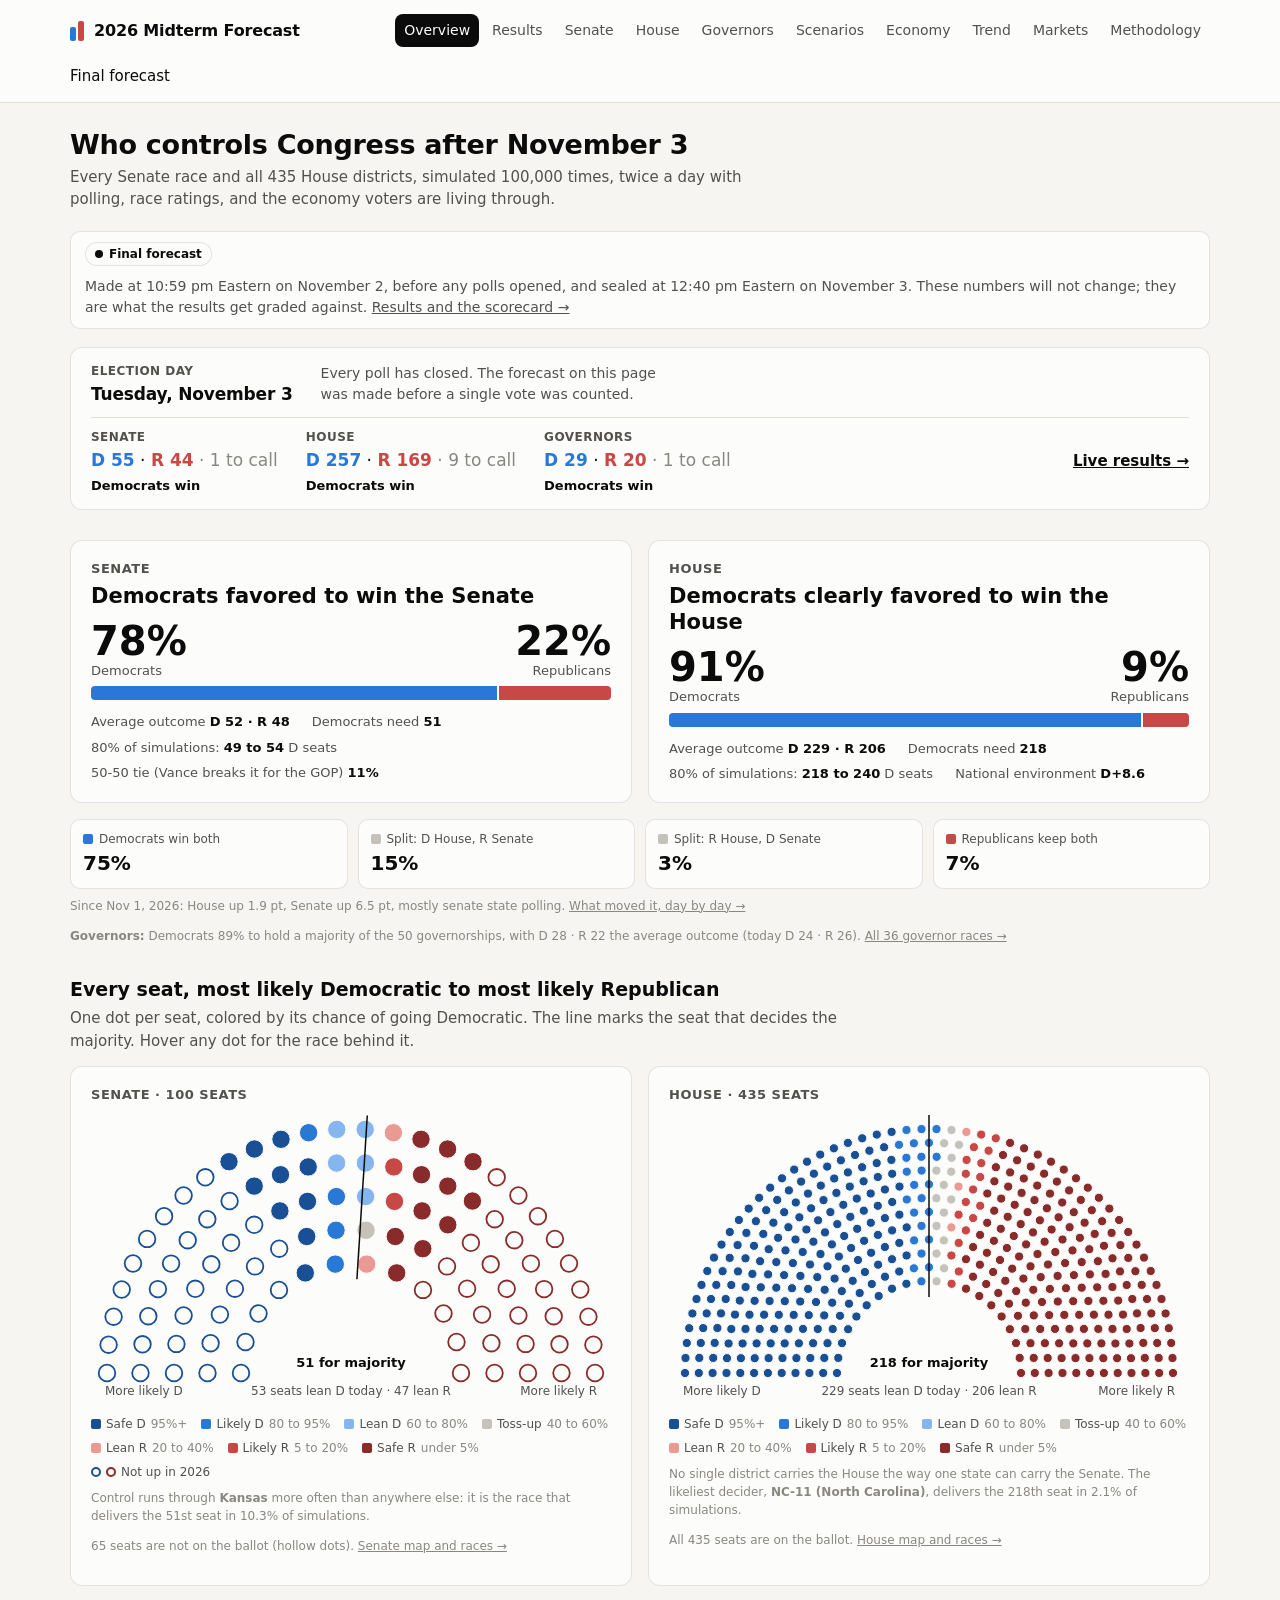
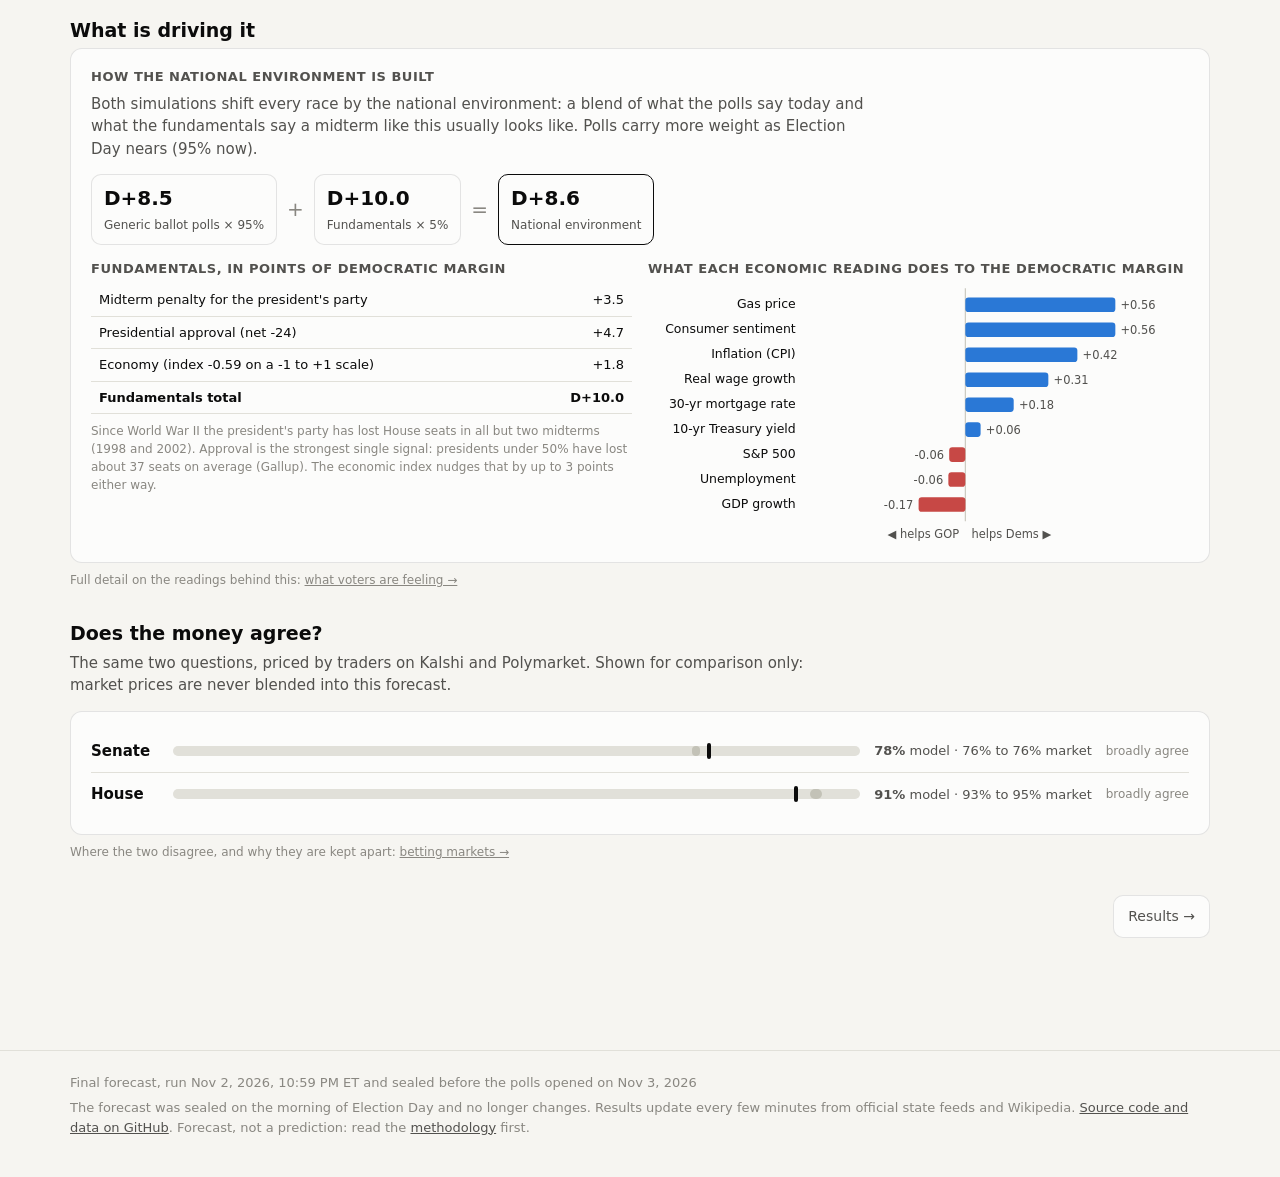
<file: site/index.html>
<!DOCTYPE html>
<html lang="en">
<head>
<meta charset="UTF-8">
<meta name="viewport" content="width=device-width, initial-scale=1">
<title>2026 Midterm Forecast</title>
<meta name="description" content="Who controls the House and Senate after November 3, 2026. Every Senate race and all 435 House districts, simulated 100,000 times, twice a day.">
<meta property="og:type" content="website">
<meta property="og:title" content="2026 Midterm Forecast">
<meta property="og:description" content="Who controls the House and Senate after November 3, 2026. Every Senate race and all 435 House districts, simulated 100,000 times, twice a day.">
<meta property="og:url" content="https://gh0stmahn-ai.github.io/">
<meta property="og:image" content="https://gh0stmahn-ai.github.io/assets/og.png">
<meta property="og:image:width" content="1200">
<meta property="og:image:height" content="630">
<meta name="twitter:card" content="summary_large_image">
<meta name="twitter:title" content="2026 Midterm Forecast">
<meta name="twitter:description" content="Who controls the House and Senate after November 3, 2026. Every Senate race and all 435 House districts, simulated 100,000 times, twice a day.">
<meta name="twitter:image" content="https://gh0stmahn-ai.github.io/assets/og.png">
<link rel="icon" href="data:image/svg+xml,%3Csvg xmlns='http://www.w3.org/2000/svg' viewBox='0 0 32 32'%3E%3Crect width='32' height='32' rx='7' fill='%23f6f5f1'/%3E%3Crect x='5' y='8' width='10' height='18' rx='2' fill='%232a78d6'/%3E%3Crect x='17' y='8' width='10' height='18' rx='2' fill='%23c74845'/%3E%3C/svg%3E">
<link rel="stylesheet" href="assets/style.css?v=7c6da667">
</head>
<body>
<header class="site-head"><div class="bar">
  <a class="brand plain" href="index.html"><span class="mark"><i></i><i></i></span>2026 Midterm Forecast</a>
  <nav class="main" aria-label="Sections"><a href="index.html" aria-current="page">Overview</a><a href="results.html">Results</a><a href="senate.html">Senate</a><a href="house.html">House</a><a href="governors.html">Governors</a><a href="scenarios.html">Scenarios</a><a href="economy.html">Economy</a><a href="trend.html">Trend</a><a href="markets.html">Markets</a><a href="methodology.html">Methodology</a></nav>
  <span class="refresh" title="The final forecast is sealed and no longer re-runs">Final forecast</span>
</div></header>

<div class="wrap">
<div class="page-head">
  <h1>Who controls Congress after November 3</h1>
  <div class="sub">Every Senate race and all 435 House districts, simulated 100,000 times, twice a day with polling, race ratings, and the economy voters are living through.</div>
</div>
<div class="final-banner" role="note">
  <span class="pill"><span class="dot" style="background:var(--ink)"></span>Final forecast</span>
  <span>Made at 10:59 pm Eastern on November 2, before any polls opened, and sealed at 12:40 pm Eastern on November 3. These numbers will not change; they are what the results get
    graded against. <a href="results.html">Results and the scorecard &#8594;</a></span>
</div>

<div class="countdown" id="countdown">
  <div class="cd-when"><span class="cd-kicker">Election Day</span>
    <span class="cd-date">Tuesday, November 3</span></div>
</div>

<section>
  <div class="grid2">
    <div class="card" id="hero-senate"></div>
    <div class="card" id="hero-house"></div>
  </div>
  <div class="joint" id="joint"></div>
  <p class="note" id="what-moved"></p>
  <p class="note" id="gov-line"></p>
</section>

<section>
  <h2>Every seat, most likely Democratic to most likely Republican</h2>
  <p class="lede">One dot per seat, colored by its chance of going Democratic. The line marks the seat that
    decides the majority. Hover any dot for the race behind it.</p>
  <div class="grid2">
    <div class="card">
      <div class="chamber-label">Senate · 100 seats</div>
      <svg id="hemi-senate" viewBox="0 0 520 300" role="img" aria-label="Senate seats"></svg>
      <div class="legend" id="legend-senate"></div>
      <p class="note" id="tip-senate-line"></p>
      <p class="note">65 seats are not on the ballot (hollow dots). <a href="senate.html">Senate map and races &#8594;</a></p>
    </div>
    <div class="card">
      <div class="chamber-label">House · 435 seats</div>
      <svg id="hemi-house" viewBox="0 0 520 300" role="img" aria-label="House seats"></svg>
      <div class="legend" id="legend-house"></div>
      <p class="note" id="tip-house-line"></p>
      <p class="note">All 435 seats are on the ballot. <a href="house.html">House map and races &#8594;</a></p>
    </div>
  </div>
</section>

<section>
  <h2>What is driving it</h2>
  <div class="card" id="environment"></div>
  <p class="note">Full detail on the readings behind this: <a href="economy.html">what voters are feeling &#8594;</a></p>
</section>

<section id="headlines-wrap">
  <h2>Trending in the midterms</h2>
  <p class="lede">The stories the most outlets are running right now, with equal space for each party and
    for each side of the press.</p>
  <div id="headlines"></div>
</section>

<section>
  <h2>Does the money agree?</h2>
  <p class="lede">The same two questions, priced by traders on Kalshi and Polymarket. Shown
    for comparison only: market prices are never blended into this forecast.</p>
  <div class="card" id="market-strip"></div>
  <p class="note">Where the two disagree, and why they are kept apart:
    <a href="markets.html">betting markets &#8594;</a></p>
</section>

<div class="prev-next"><span></span><a href="results.html">Results &#8594;</a></div>
</div>

<footer class="site"><div class="wrap" style="padding-bottom:0">
  <div id="foot-updated"></div>
  <div style="margin-top:6px">The forecast was sealed on the morning of Election Day and no longer changes. Results update every few minutes from official state feeds and Wikipedia.
    <a href="https://github.com/Gh0stmahn-ai/cd-election-agent">Source code and data on GitHub</a>.
    Forecast, not a prediction: read the <a href="methodology.html">methodology</a> first.</div>
</div></footer>

<script src="assets/app.js?v=7c6da667"></script>
<script>
const PAGE_DATA = {"site":{"timestamp":"2026-11-03T03:59:09.768138+00:00","status":"success","final":true},"senate":{"dem_control_prob":0.7806,"tie_prob":0.1072,"mean_dem_seats":51.93,"mean_rep_seats":47.73,"not_up":{"D":34,"R":31,"note":"65 seats not up in 2026: 34 in the Democratic caucus (incl. King and Sanders), 31 Republican."},"percentiles":{"5":48,"10":49,"25":51,"50":52,"75":53,"90":54,"95":55},"histogram":{"39":1e-05,"40":1e-05,"41":9e-05,"42":0.0001,"43":0.00041,"44":0.00086,"45":0.00246,"46":0.00534,"47":0.0132,"48":0.02885,"49":0.06086,"50":0.10721,"51":0.16689,"52":0.20321,"53":0.19212,"54":0.13326,"55":0.0623,"56":0.01879,"57":0.00337,"58":0.00053,"59":8e-05,"60":2e-05,"61":1e-05,"62":1e-05,"63":1e-05},"seats":[{"seat_id":"AK-2026","state":"AK","held_by":"R","rating":"tossup","lean":"R","dem_candidate":"Mary Peltola","rep_candidate":"Dan S. Sullivan","incumbent":"Dan S. Sullivan","notes":"Top-four ballot: 3 Republicans advanced; Dan S. Sullivan is the incumbent","challenger_caucus":null,"atmospherics_adj":0.0,"polling":{"weight":0.85,"poll_margin":2.1,"n_used":5,"rating_margin":-1.47},"expected_margin":1.56,"dem_win_prob":0.6032,"tipping_prob":0.0985,"rating_prob":0.4012,"poll_prob":0.6396},{"seat_id":"AL-2026","state":"AL","held_by":"R","rating":"solid","lean":"R","dem_candidate":"Everett Wess","rep_candidate":"Barry Moore","incumbent":null,"notes":"Open: Tommy Tuberville not on the ballot","challenger_caucus":null,"atmospherics_adj":0.0,"polling":null,"expected_margin":-25.97,"dem_win_prob":0.0015,"tipping_prob":0.0003,"rating_prob":0.0016,"poll_prob":null},{"seat_id":"AR-2026","state":"AR","held_by":"R","rating":"solid","lean":"R","dem_candidate":"Hallie Shoffner","rep_candidate":"Tom Cotton","incumbent":"Tom Cotton","notes":"","challenger_caucus":null,"atmospherics_adj":0.0,"polling":null,"expected_margin":-25.97,"dem_win_prob":0.0014,"tipping_prob":0.0003,"rating_prob":0.0016,"poll_prob":null},{"seat_id":"CO-2026","state":"CO","held_by":"D","rating":"solid","lean":"D","dem_candidate":"John Hickenlooper","rep_candidate":"Mark Baisley","incumbent":"John Hickenlooper","notes":"","challenger_caucus":null,"atmospherics_adj":0.0,"polling":null,"expected_margin":26.03,"dem_win_prob":0.9984,"tipping_prob":0.0014,"rating_prob":0.9984,"poll_prob":null},{"seat_id":"DE-2026","state":"DE","held_by":"D","rating":"solid","lean":"D","dem_candidate":"Chris Coons","rep_candidate":"Michael Katz","incumbent":"Chris Coons","notes":"","challenger_caucus":null,"atmospherics_adj":0.0,"polling":null,"expected_margin":26.03,"dem_win_prob":0.9987,"tipping_prob":0.001,"rating_prob":0.9984,"poll_prob":null},{"seat_id":"FL-2026-special","state":"FL","held_by":"R","rating":"likely","lean":"R","dem_candidate":"Angie Nixon","rep_candidate":"Ashley Moody","incumbent":"Ashley Moody","notes":"Special election","challenger_caucus":null,"atmospherics_adj":0.0,"polling":{"weight":0.85,"poll_margin":-6.0,"n_used":25,"rating_margin":-12.47},"expected_margin":-6.97,"dem_win_prob":0.114,"tipping_prob":0.0231,"rating_prob":0.0169,"poll_prob":0.1537},{"seat_id":"GA-2026","state":"GA","held_by":"D","rating":"likely","lean":"D","dem_candidate":"Jon Ossoff","rep_candidate":"Mike Collins","incumbent":"Jon Ossoff","notes":"","challenger_caucus":null,"atmospherics_adj":0.0,"polling":{"weight":0.85,"poll_margin":8.8,"n_used":13,"rating_margin":12.53},"expected_margin":9.36,"dem_win_prob":0.9458,"tipping_prob":0.0415,"rating_prob":0.9835,"poll_prob":0.9328},{"seat_id":"IA-2026","state":"IA","held_by":"R","rating":"tossup","lean":"R","dem_candidate":"Josh Turek","rep_candidate":"Ashley Hinson","incumbent":null,"notes":"Open: Joni Ernst not on the ballot","challenger_caucus":null,"atmospherics_adj":-0.02,"polling":{"weight":0.85,"poll_margin":0.2,"n_used":30,"rating_margin":-1.47},"expected_margin":-0.35,"dem_win_prob":0.476,"tipping_prob":0.0891,"rating_prob":0.4012,"poll_prob":0.5136},{"seat_id":"ID-2026","state":"ID","held_by":"R","rating":"solid","lean":"R","dem_candidate":"Todd Achilles (I)","rep_candidate":"Jim Risch","incumbent":"Jim Risch","notes":"The Democratic nominee withdrew; the challenger is independent Todd Achilles","challenger_caucus":"independent","atmospherics_adj":0.0,"polling":null,"expected_margin":-25.97,"dem_win_prob":0.0014,"tipping_prob":0.0,"rating_prob":0.0016,"poll_prob":null},{"seat_id":"IL-2026","state":"IL","held_by":"D","rating":"solid","lean":"D","dem_candidate":"Juliana Stratton","rep_candidate":"Don Tracy","incumbent":null,"notes":"Open: Dick Durbin not on the ballot","challenger_caucus":null,"atmospherics_adj":0.0,"polling":null,"expected_margin":26.03,"dem_win_prob":0.9985,"tipping_prob":0.0015,"rating_prob":0.9984,"poll_prob":null},{"seat_id":"KS-2026","state":"KS","held_by":"R","rating":"tossup","lean":"R","dem_candidate":"Adam Hamilton","rep_candidate":"Roger Marshall","incumbent":"Roger Marshall","notes":"","challenger_caucus":null,"atmospherics_adj":-0.01,"polling":{"weight":0.85,"poll_margin":4.5,"n_used":17,"rating_margin":-1.47},"expected_margin":3.45,"dem_win_prob":0.7278,"tipping_prob":0.103,"rating_prob":0.4012,"poll_prob":0.7781},{"seat_id":"KY-2026","state":"KY","held_by":"R","rating":"solid","lean":"R","dem_candidate":"Charles Booker","rep_candidate":"Andy Barr","incumbent":null,"notes":"Open: Mitch McConnell not on the ballot","challenger_caucus":null,"atmospherics_adj":0.0,"polling":null,"expected_margin":-25.97,"dem_win_prob":0.0018,"tipping_prob":0.0002,"rating_prob":0.0016,"poll_prob":null},{"seat_id":"LA-2026","state":"LA","held_by":"R","rating":"solid","lean":"R","dem_candidate":"Jamie Davis","rep_candidate":"Julia Letlow","incumbent":null,"notes":"Open: Bill Cassidy not on the ballot","challenger_caucus":null,"atmospherics_adj":0.0,"polling":null,"expected_margin":-25.97,"dem_win_prob":0.0015,"tipping_prob":0.0002,"rating_prob":0.0016,"poll_prob":null},{"seat_id":"MA-2026","state":"MA","held_by":"D","rating":"solid","lean":"D","dem_candidate":"Ed Markey","rep_candidate":"John Deaton","incumbent":"Ed Markey","notes":"","challenger_caucus":null,"atmospherics_adj":0.0,"polling":null,"expected_margin":26.03,"dem_win_prob":0.9984,"tipping_prob":0.0013,"rating_prob":0.9984,"poll_prob":null},{"seat_id":"ME-2026","state":"ME","held_by":"R","rating":"tossup","lean":"R","dem_candidate":"Troy Jackson","rep_candidate":"Susan Collins","incumbent":"Susan Collins","notes":"","challenger_caucus":null,"atmospherics_adj":0.0,"polling":{"weight":0.85,"poll_margin":4.2,"n_used":29,"rating_margin":-1.47},"expected_margin":3.35,"dem_win_prob":0.7143,"tipping_prob":0.1007,"rating_prob":0.4012,"poll_prob":0.7626},{"seat_id":"MI-2026","state":"MI","held_by":"D","rating":"lean","lean":"D","dem_candidate":"Abdul El-Sayed","rep_candidate":"Mike Rogers","incumbent":null,"notes":"Open: Gary Peters not on the ballot","challenger_caucus":null,"atmospherics_adj":-0.01,"polling":{"weight":0.85,"poll_margin":4.9,"n_used":49,"rating_margin":8.53},"expected_margin":5.29,"dem_win_prob":0.8211,"tipping_prob":0.0871,"rating_prob":0.9267,"poll_prob":0.7978},{"seat_id":"MN-2026","state":"MN","held_by":"D","rating":"lean","lean":"D","dem_candidate":"Peggy Flanagan","rep_candidate":"Michele Tafoya","incumbent":null,"notes":"Open: Tina Smith not on the ballot","challenger_caucus":null,"atmospherics_adj":0.0,"polling":{"weight":0.85,"poll_margin":5.8,"n_used":20,"rating_margin":8.53},"expected_margin":6.21,"dem_win_prob":0.8622,"tipping_prob":0.0779,"rating_prob":0.9267,"poll_prob":0.8381},{"seat_id":"MS-2026","state":"MS","held_by":"R","rating":"likely","lean":"R","dem_candidate":"Scott Colom","rep_candidate":"Cindy Hyde-Smith","incumbent":"Cindy Hyde-Smith","notes":"","challenger_caucus":null,"atmospherics_adj":0.0,"polling":{"weight":0.425,"poll_margin":-5.6,"n_used":2,"rating_margin":-12.47},"expected_margin":-9.55,"dem_win_prob":0.0676,"tipping_prob":0.0124,"rating_prob":0.0169,"poll_prob":0.1703},{"seat_id":"MT-2026","state":"MT","held_by":"R","rating":"solid","lean":"R","dem_candidate":"Seth Bodnar (I)","rep_candidate":"Kurt Alme","incumbent":null,"notes":"The main challenger is independent Seth Bodnar; Democrat Alani Bankhead is also on the ballot; Open: Steve Daines not on the ballot","challenger_caucus":"independent","atmospherics_adj":0.0,"polling":null,"expected_margin":-25.97,"dem_win_prob":0.0016,"tipping_prob":0.0,"rating_prob":0.0016,"poll_prob":null},{"seat_id":"NC-2026","state":"NC","held_by":"R","rating":"likely","lean":"D","dem_candidate":"Roy Cooper","rep_candidate":"Michael Whatley","incumbent":null,"notes":"Open: Thom Tillis not on the ballot","challenger_caucus":null,"atmospherics_adj":0.0,"polling":{"weight":0.85,"poll_margin":11.0,"n_used":29,"rating_margin":12.53},"expected_margin":11.23,"dem_win_prob":0.9742,"tipping_prob":0.0239,"rating_prob":0.9835,"poll_prob":0.9694},{"seat_id":"NE-2026","state":"NE","held_by":"R","rating":"lean","lean":"R","dem_candidate":"Dan Osborn (I)","rep_candidate":"Pete Ricketts","incumbent":"Pete Ricketts","notes":"Challenger is independent Dan Osborn, who says he would not caucus with either party","challenger_caucus":"independent","atmospherics_adj":0.0,"polling":{"weight":0.85,"poll_margin":-1.4,"n_used":12,"rating_margin":-8.47},"expected_margin":-2.46,"dem_win_prob":0.3326,"tipping_prob":0.0,"rating_prob":0.0748,"poll_prob":0.4059},{"seat_id":"NH-2026","state":"NH","held_by":"D","rating":"lean","lean":"D","dem_candidate":"Chris Pappas","rep_candidate":"John E. Sununu","incumbent":null,"notes":"Open: Jeanne Shaheen not on the ballot","challenger_caucus":null,"atmospherics_adj":-0.03,"polling":{"weight":0.85,"poll_margin":7.6,"n_used":19,"rating_margin":8.53},"expected_margin":7.29,"dem_win_prob":0.8963,"tipping_prob":0.0652,"rating_prob":0.9267,"poll_prob":0.902},{"seat_id":"NJ-2026","state":"NJ","held_by":"D","rating":"solid","lean":"D","dem_candidate":"Cory Booker","rep_candidate":"Justin Murphy","incumbent":"Cory Booker","notes":"","challenger_caucus":null,"atmospherics_adj":0.0,"polling":null,"expected_margin":26.03,"dem_win_prob":0.9983,"tipping_prob":0.0014,"rating_prob":0.9984,"poll_prob":null},{"seat_id":"NM-2026","state":"NM","held_by":"D","rating":"solid","lean":"D","dem_candidate":"Ben Ray Luj\u00e1n","rep_candidate":"Larry Marker","incumbent":"Ben Ray Luj\u00e1n","notes":"","challenger_caucus":null,"atmospherics_adj":0.0,"polling":null,"expected_margin":26.03,"dem_win_prob":0.9979,"tipping_prob":0.0018,"rating_prob":0.9984,"poll_prob":null},{"seat_id":"OH-2026-special","state":"OH","held_by":"R","rating":"tossup","lean":"R","dem_candidate":"Sherrod Brown","rep_candidate":"Jon Husted","incumbent":null,"notes":"Special election","challenger_caucus":null,"atmospherics_adj":0.05,"polling":{"weight":0.85,"poll_margin":3.5,"n_used":34,"rating_margin":-1.47},"expected_margin":3.5,"dem_win_prob":0.7279,"tipping_prob":0.1018,"rating_prob":0.4012,"poll_prob":0.7242},{"seat_id":"OK-2026","state":"OK","held_by":"R","rating":"solid","lean":"R","dem_candidate":"N'Kiyla Jasmine Thomas","rep_candidate":"Kevin Hern","incumbent":null,"notes":"Open: Alan Armstrong not on the ballot","challenger_caucus":null,"atmospherics_adj":0.0,"polling":null,"expected_margin":-25.97,"dem_win_prob":0.0015,"tipping_prob":0.0002,"rating_prob":0.0016,"poll_prob":null},{"seat_id":"OR-2026","state":"OR","held_by":"D","rating":"solid","lean":"D","dem_candidate":"Jeff Merkley","rep_candidate":"David Brock Smith","incumbent":"Jeff Merkley","notes":"","challenger_caucus":null,"atmospherics_adj":0.0,"polling":null,"expected_margin":26.03,"dem_win_prob":0.9984,"tipping_prob":0.001,"rating_prob":0.9984,"poll_prob":null},{"seat_id":"RI-2026","state":"RI","held_by":"D","rating":"solid","lean":"D","dem_candidate":"Jack Reed","rep_candidate":"Raymond McKay","incumbent":"Jack Reed","notes":"","challenger_caucus":null,"atmospherics_adj":0.0,"polling":null,"expected_margin":26.03,"dem_win_prob":0.9984,"tipping_prob":0.0012,"rating_prob":0.9984,"poll_prob":null},{"seat_id":"SC-2026","state":"SC","held_by":"R","rating":"lean","lean":"R","dem_candidate":"Annie Andrews","rep_candidate":"Darline Graham","incumbent":"Darline Graham","notes":"","challenger_caucus":null,"atmospherics_adj":0.0,"polling":{"weight":0.85,"poll_margin":-1.6,"n_used":16,"rating_margin":-8.47},"expected_margin":-2.63,"dem_win_prob":0.323,"tipping_prob":0.0665,"rating_prob":0.0748,"poll_prob":0.3927},{"seat_id":"SD-2026","state":"SD","held_by":"R","rating":"solid","lean":"R","dem_candidate":"Brian Bengs (I)","rep_candidate":"Mike Rounds","incumbent":"Mike Rounds","notes":"The Democratic nominee withdrew; the challenger is independent Brian Bengs","challenger_caucus":"independent","atmospherics_adj":0.0,"polling":null,"expected_margin":-25.97,"dem_win_prob":0.0016,"tipping_prob":0.0,"rating_prob":0.0016,"poll_prob":null},{"seat_id":"TN-2026","state":"TN","held_by":"R","rating":"solid","lean":"R","dem_candidate":"Marquita Bradshaw","rep_candidate":"Bill Hagerty","incumbent":"Bill Hagerty","notes":"","challenger_caucus":null,"atmospherics_adj":0.0,"polling":null,"expected_margin":-25.97,"dem_win_prob":0.0017,"tipping_prob":0.0002,"rating_prob":0.0016,"poll_prob":null},{"seat_id":"TX-2026","state":"TX","held_by":"R","rating":"tossup","lean":"R","dem_candidate":"James Talarico","rep_candidate":"Ken Paxton","incumbent":null,"notes":"Open: John Cornyn not on the ballot","challenger_caucus":null,"atmospherics_adj":0.02,"polling":{"weight":0.85,"poll_margin":3.3,"n_used":56,"rating_margin":-1.47},"expected_margin":2.88,"dem_win_prob":0.682,"tipping_prob":0.0954,"rating_prob":0.4012,"poll_prob":0.7128},{"seat_id":"VA-2026","state":"VA","held_by":"D","rating":"solid","lean":"D","dem_candidate":"Mark Warner","rep_candidate":"Bert Mizusawa","incumbent":"Mark Warner","notes":"","challenger_caucus":null,"atmospherics_adj":0.0,"polling":null,"expected_margin":26.03,"dem_win_prob":0.9984,"tipping_prob":0.0013,"rating_prob":0.9984,"poll_prob":null},{"seat_id":"WV-2026","state":"WV","held_by":"R","rating":"solid","lean":"R","dem_candidate":"Rachel Fetty Anderson","rep_candidate":"Shelley Moore Capito","incumbent":"Shelley Moore Capito","notes":"","challenger_caucus":null,"atmospherics_adj":0.0,"polling":null,"expected_margin":-25.97,"dem_win_prob":0.0026,"tipping_prob":0.0004,"rating_prob":0.0016,"poll_prob":null},{"seat_id":"WY-2026","state":"WY","held_by":"R","rating":"solid","lean":"R","dem_candidate":"James W. Byrd","rep_candidate":"Harriet Hageman","incumbent":null,"notes":"Open: Cynthia Lummis not on the ballot","challenger_caucus":null,"atmospherics_adj":0.0,"polling":null,"expected_margin":-25.97,"dem_win_prob":0.0017,"tipping_prob":0.0003,"rating_prob":0.0016,"poll_prob":null}],"ratings_as_of":"2026-11-03","ratings_source":"Cook Political Report Senate ratings of Nov 2, 2026, via Wikipedia (revision 1383523717, 2026-11-03)"},"house":{"dem_control_prob":0.9069,"mean_dem_seats":229.21,"majority":218,"percentiles":{"5":213,"10":218,"25":224,"50":230,"75":235,"90":240,"95":244},"histogram":{"152":1e-05,"153":1e-05,"154":2e-05,"155":4e-05,"156":2e-05,"157":2e-05,"158":2e-05,"159":3e-05,"160":3e-05,"161":5e-05,"162":6e-05,"163":1e-05,"164":3e-05,"165":6e-05,"166":4e-05,"167":5e-05,"168":5e-05,"169":4e-05,"170":6e-05,"171":4e-05,"172":3e-05,"173":7e-05,"174":0.00011,"175":0.00012,"176":0.0001,"177":0.00013,"178":0.00013,"179":8e-05,"180":0.00022,"181":0.00019,"182":0.00013,"183":0.00029,"184":0.00022,"185":0.00022,"186":0.00016,"187":0.00025,"188":0.00027,"189":0.00022,"190":0.00028,"191":0.00035,"192":0.00047,"193":0.00053,"194":0.00044,"195":0.00051,"196":0.00055,"197":0.00068,"198":0.00091,"199":0.00081,"200":0.00103,"201":0.00133,"202":0.00137,"203":0.00168,"204":0.00171,"205":0.00214,"206":0.00233,"207":0.00257,"208":0.00305,"209":0.00361,"210":0.00419,"211":0.00556,"212":0.00551,"213":0.00646,"214":0.00777,"215":0.00974,"216":0.01069,"217":0.01297,"218":0.01559,"219":0.01824,"220":0.02122,"221":0.02446,"222":0.02752,"223":0.03137,"224":0.03525,"225":0.04006,"226":0.04424,"227":0.04671,"228":0.04945,"229":0.04965,"230":0.05009,"231":0.04946,"232":0.04788,"233":0.04641,"234":0.04367,"235":0.03802,"236":0.03458,"237":0.03055,"238":0.02599,"239":0.02225,"240":0.01904,"241":0.01569,"242":0.01256,"243":0.01124,"244":0.00938,"245":0.00713,"246":0.00583,"247":0.00511,"248":0.00421,"249":0.00378,"250":0.00269,"251":0.00254,"252":0.00245,"253":0.00165,"254":0.00165,"255":0.00122,"256":0.00094,"257":0.00083,"258":0.0008,"259":0.00068,"260":0.00044,"261":0.00049,"262":0.00051,"263":0.00032,"264":0.0004,"265":0.00022,"266":0.00035,"267":0.00022,"268":0.00022,"269":0.0001,"270":0.00016,"271":0.00015,"272":0.00012,"273":9e-05,"274":9e-05,"275":0.00011,"276":7e-05,"277":8e-05,"278":3e-05,"279":7e-05,"280":4e-05,"281":7e-05,"282":6e-05,"283":3e-05,"284":6e-05,"285":3e-05,"286":3e-05,"287":4e-05,"289":1e-05},"district_probs":{"AK-AL":0.0997,"AL-1":0.0,"AL-2":0.0906,"AL-3":0.0,"AL-4":0.0,"AL-5":0.0,"AL-6":0.0,"AL-7":0.9995,"AR-1":0.0,"AR-2":0.0212,"AR-3":0.0,"AR-4":0.0,"AZ-1":0.9092,"AZ-2":0.0944,"AZ-3":1.0,"AZ-4":0.9721,"AZ-5":0.0003,"AZ-6":0.9159,"AZ-7":0.9999,"AZ-8":0.0012,"AZ-9":0.0,"CA-1":0.9936,"CA-2":0.9999,"CA-3":0.9877,"CA-4":0.9968,"CA-5":0.0004,"CA-6":0.9799,"CA-7":0.9936,"CA-8":1.0,"CA-9":0.9968,"CA-10":1.0,"CA-11":1.0,"CA-12":1.0,"CA-13":0.9671,"CA-14":1.0,"CA-15":1.0,"CA-16":1.0,"CA-17":1.0,"CA-18":1.0,"CA-19":1.0,"CA-20":0.0,"CA-21":0.9787,"CA-22":0.5162,"CA-23":0.0009,"CA-24":0.9999,"CA-25":0.9652,"CA-26":0.998,"CA-27":0.9875,"CA-28":0.9999,"CA-29":1.0,"CA-30":1.0,"CA-31":0.9964,"CA-32":1.0,"CA-33":0.9935,"CA-34":1.0,"CA-35":0.988,"CA-36":1.0,"CA-37":1.0,"CA-38":0.9965,"CA-39":0.994,"CA-40":0.0067,"CA-41":0.9981,"CA-42":0.9968,"CA-43":1.0,"CA-44":1.0,"CA-45":0.9707,"CA-46":0.9992,"CA-47":0.9878,"CA-48":0.9066,"CA-49":0.9939,"CA-50":0.9992,"CA-51":0.999,"CA-52":0.9997,"CO-1":1.0,"CO-2":1.0,"CO-3":0.0295,"CO-4":0.0827,"CO-5":0.4108,"CO-6":0.9997,"CO-7":0.9981,"CO-8":0.9141,"CT-1":0.9999,"CT-2":0.971,"CT-3":0.9978,"CT-4":1.0,"CT-5":0.9516,"DE-AL":0.9981,"FL-1":0.0,"FL-2":0.0011,"FL-3":0.0003,"FL-4":0.029,"FL-5":0.0003,"FL-6":0.0001,"FL-7":0.111,"FL-8":0.0011,"FL-9":0.0881,"FL-10":0.9999,"FL-11":0.0024,"FL-12":0.0023,"FL-13":0.1031,"FL-14":0.5639,"FL-15":0.0006,"FL-16":0.027,"FL-17":0.0003,"FL-18":0.0012,"FL-19":0.0001,"FL-20":1.0,"FL-21":0.0023,"FL-22":0.5641,"FL-23":0.9989,"FL-24":1.0,"FL-25":0.8924,"FL-26":0.0022,"FL-27":0.1015,"FL-28":0.0004,"GA-1":0.0011,"GA-2":0.9712,"GA-3":0.0,"GA-4":1.0,"GA-5":1.0,"GA-6":1.0,"GA-7":0.0002,"GA-8":0.0,"GA-9":0.0,"GA-10":0.0002,"GA-11":0.0001,"GA-12":0.0023,"GA-13":1.0,"GA-14":0.0,"HI-1":0.9999,"HI-2":0.9997,"IA-1":0.8748,"IA-2":0.4327,"IA-3":0.892,"IA-4":0.0,"ID-1":0.0,"ID-2":0.0,"IL-1":1.0,"IL-2":1.0,"IL-3":1.0,"IL-4":1.0,"IL-5":1.0,"IL-6":0.9539,"IL-7":1.0,"IL-8":0.984,"IL-9":1.0,"IL-10":0.9999,"IL-11":0.9916,"IL-12":0.0,"IL-13":0.985,"IL-14":0.9523,"IL-15":0.0,"IL-16":0.0002,"IL-17":0.9533,"IN-1":0.9749,"IN-2":0.0,"IN-3":0.0,"IN-4":0.0,"IN-5":0.0901,"IN-6":0.0,"IN-7":1.0,"IN-8":0.0,"IN-9":0.0,"KS-1":0.0,"KS-2":0.0162,"KS-3":0.9261,"KS-4":0.0001,"KY-1":0.0,"KY-2":0.0,"KY-3":0.9994,"KY-4":0.0,"KY-5":0.0,"KY-6":0.3823,"LA-1":0.0,"LA-2":1.0,"LA-3":0.0,"LA-4":0.0,"LA-5":0.0,"LA-6":0.0,"MA-1":0.998,"MA-2":0.9999,"MA-3":0.9998,"MA-4":0.9997,"MA-5":1.0,"MA-6":0.9998,"MA-7":1.0,"MA-8":1.0,"MA-9":0.9915,"MD-1":0.0014,"MD-2":0.9993,"MD-3":0.9998,"MD-4":1.0,"MD-5":1.0,"MD-6":0.9477,"MD-7":1.0,"MD-8":1.0,"ME-1":0.9997,"ME-2":0.1285,"MI-1":0.0002,"MI-2":0.0,"MI-3":0.9729,"MI-4":0.4482,"MI-5":0.0,"MI-6":0.9999,"MI-7":0.4993,"MI-8":0.9718,"MI-9":0.0,"MI-10":0.4463,"MI-11":0.9991,"MI-12":1.0,"MI-13":1.0,"MN-1":0.1006,"MN-2":0.9822,"MN-3":0.9998,"MN-4":1.0,"MN-5":1.0,"MN-6":0.0004,"MN-7":0.0,"MN-8":0.0022,"MO-1":1.0,"MO-2":0.0237,"MO-3":0.0,"MO-4":0.0,"MO-5":1.0,"MO-6":0.0,"MO-7":0.0,"MO-8":0.0,"MS-1":0.0,"MS-2":0.9998,"MS-3":0.0,"MS-4":0.0,"MT-1":0.4115,"MT-2":0.0,"NC-1":0.5505,"NC-2":1.0,"NC-3":0.0251,"NC-4":1.0,"NC-5":0.0181,"NC-6":0.0006,"NC-7":0.0229,"NC-8":0.0004,"NC-9":0.0201,"NC-10":0.0006,"NC-11":0.8773,"NC-12":1.0,"NC-13":0.0207,"NC-14":0.02,"ND-AL":0.0,"NE-1":0.0254,"NE-2":0.9809,"NE-3":0.0,"NH-1":0.9784,"NH-2":0.9224,"NJ-1":0.9993,"NJ-2":0.0325,"NJ-3":0.983,"NJ-4":0.0,"NJ-5":0.9197,"NJ-6":0.983,"NJ-7":0.9064,"NJ-8":1.0,"NJ-9":0.9744,"NJ-10":1.0,"NJ-11":0.9825,"NJ-12":0.9999,"NM-1":0.9946,"NM-2":0.8994,"NM-3":0.9454,"NV-1":0.9777,"NV-2":0.0945,"NV-3":0.9752,"NV-4":0.978,"NY-1":0.0177,"NY-2":0.0053,"NY-3":0.9708,"NY-4":0.975,"NY-5":1.0,"NY-6":0.9909,"NY-7":1.0,"NY-8":1.0,"NY-9":1.0,"NY-10":1.0,"NY-11":0.0004,"NY-12":1.0,"NY-13":1.0,"NY-14":1.0,"NY-15":1.0,"NY-16":1.0,"NY-17":0.5196,"NY-18":0.9204,"NY-19":0.9718,"NY-20":0.9975,"NY-21":0.0796,"NY-22":0.9712,"NY-23":0.0003,"NY-24":0.0002,"NY-25":0.9993,"NY-26":0.9996,"OH-1":0.9703,"OH-2":0.0,"OH-3":1.0,"OH-4":0.0,"OH-5":0.0001,"OH-6":0.0,"OH-7":0.4099,"OH-8":0.0011,"OH-9":0.8731,"OH-10":0.122,"OH-11":1.0,"OH-12":0.0,"OH-13":0.9782,"OH-14":0.0004,"OH-15":0.1127,"OK-1":0.0001,"OK-2":0.0,"OK-3":0.0,"OK-4":0.0,"OK-5":0.0005,"OR-1":1.0,"OR-2":0.0001,"OR-3":1.0,"OR-4":0.9921,"OR-5":0.9734,"OR-6":0.9921,"PA-1":0.5233,"PA-2":1.0,"PA-3":1.0,"PA-4":0.9979,"PA-5":1.0,"PA-6":0.9916,"PA-7":0.9091,"PA-8":0.8865,"PA-9":0.0,"PA-10":0.8946,"PA-11":0.0002,"PA-12":0.9996,"PA-13":0.0,"PA-14":0.0,"PA-15":0.0,"PA-16":0.0001,"PA-17":0.9537,"RI-1":1.0,"RI-2":0.9735,"SC-1":0.3898,"SC-2":0.0022,"SC-3":0.0,"SC-4":0.0001,"SC-5":0.0002,"SC-6":0.9999,"SC-7":0.0001,"SD-AL":0.0,"TN-1":0.0,"TN-2":0.0,"TN-3":0.0,"TN-4":0.0002,"TN-5":0.0003,"TN-6":0.0001,"TN-7":0.0001,"TN-8":0.0002,"TN-9":0.0185,"TX-1":0.0,"TX-2":0.0002,"TX-3":0.0002,"TX-4":0.0002,"TX-5":0.0004,"TX-6":0.0002,"TX-7":0.9999,"TX-8":0.0001,"TX-9":0.0251,"TX-10":0.0005,"TX-11":0.0,"TX-12":0.0002,"TX-13":0.0,"TX-14":0.0001,"TX-15":0.3799,"TX-16":0.9997,"TX-17":0.0004,"TX-18":1.0,"TX-19":0.0,"TX-20":1.0,"TX-21":0.0005,"TX-22":0.0002,"TX-23":0.1072,"TX-24":0.0015,"TX-25":0.0003,"TX-26":0.0002,"TX-27":0.0005,"TX-28":0.957,"TX-29":1.0,"TX-30":1.0,"TX-31":0.0001,"TX-32":0.0016,"TX-33":1.0,"TX-34":0.8803,"TX-35":0.5602,"TX-36":0.0002,"TX-37":1.0,"TX-38":0.0004,"UT-1":1.0,"UT-2":0.0,"UT-3":0.0,"UT-4":0.0,"VA-1":0.4467,"VA-2":0.9131,"VA-3":1.0,"VA-4":1.0,"VA-5":0.1033,"VA-6":0.0001,"VA-7":0.9787,"VA-8":1.0,"VA-9":0.0,"VA-10":0.9916,"VA-11":1.0,"VT-AL":1.0,"WA-1":1.0,"WA-2":0.9999,"WA-3":0.9035,"WA-4":0.0003,"WA-5":0.0273,"WA-6":0.9997,"WA-7":1.0,"WA-8":0.9555,"WA-9":1.0,"WA-10":0.999,"WI-1":0.1405,"WI-2":1.0,"WI-3":0.8907,"WI-4":1.0,"WI-5":0.0002,"WI-6":0.0015,"WI-7":0.0002,"WI-8":0.0011,"WV-1":0.0,"WV-2":0.0,"WY-AL":0.0},"district_tipping":{"AK-AL":0.0018,"AL-2":0.0015,"AZ-1":0.0174,"AZ-2":0.0017,"AZ-4":0.0054,"AZ-6":0.0181,"CA-1":0.0014,"CA-3":0.0021,"CA-4":0.0008,"CA-6":0.0036,"CA-7":0.0014,"CA-9":0.0007,"CA-13":0.0076,"CA-21":0.0033,"CA-22":0.0179,"CA-25":0.0055,"CA-27":0.0022,"CA-31":0.0006,"CA-33":0.0012,"CA-35":0.0023,"CA-38":0.0006,"CA-39":0.0015,"CA-42":0.0007,"CA-45":0.0067,"CA-47":0.0022,"CA-48":0.0149,"CA-49":0.0013,"CO-4":0.0012,"CO-5":0.0137,"CO-8":0.0175,"CT-2":0.0049,"CT-3":0.0006,"CT-5":0.008,"DE-AL":0.0005,"FL-7":0.002,"FL-9":0.0013,"FL-13":0.0018,"FL-14":0.02,"FL-22":0.0198,"FL-25":0.0198,"FL-27":0.0017,"GA-2":0.0054,"IA-1":0.0194,"IA-2":0.0138,"IA-3":0.0185,"IL-6":0.0079,"IL-8":0.0036,"IL-11":0.0019,"IL-13":0.0034,"IL-14":0.0079,"IL-17":0.0081,"IN-1":0.0079,"IN-5":0.0018,"KS-3":0.0104,"KY-6":0.0123,"MA-1":0.0006,"MA-9":0.002,"MD-6":0.0081,"ME-2":0.0028,"MI-3":0.0057,"MI-4":0.0145,"MI-7":0.0166,"MI-8":0.0089,"MI-10":0.0146,"MN-1":0.0018,"MN-2":0.0066,"MT-1":0.013,"NC-1":0.0194,"NC-11":0.0206,"NE-2":0.0065,"NH-1":0.0071,"NH-2":0.0113,"NJ-3":0.0035,"NJ-5":0.0106,"NJ-6":0.0036,"NJ-7":0.017,"NJ-9":0.0065,"NJ-11":0.0036,"NM-1":0.0011,"NM-2":0.0164,"NM-3":0.0078,"NV-1":0.0063,"NV-2":0.0013,"NV-3":0.0067,"NV-4":0.0068,"NY-3":0.008,"NY-4":0.0066,"NY-6":0.0021,"NY-17":0.0176,"NY-18":0.0105,"NY-19":0.0073,"NY-20":0.0007,"NY-21":0.0012,"NY-22":0.0057,"OH-1":0.009,"OH-7":0.0132,"OH-9":0.0201,"OH-10":0.0024,"OH-13":0.0074,"OH-15":0.0025,"OR-4":0.0019,"OR-5":0.0056,"OR-6":0.0021,"PA-1":0.0178,"PA-6":0.0018,"PA-7":0.0177,"PA-8":0.0202,"PA-10":0.0196,"PA-17":0.0078,"RI-2":0.0057,"SC-1":0.0131,"TX-15":0.012,"TX-23":0.0018,"TX-28":0.0103,"TX-34":0.0184,"TX-35":0.0193,"VA-1":0.0151,"VA-2":0.0176,"VA-5":0.0017,"VA-7":0.0062,"VA-10":0.0021,"WA-3":0.0186,"WA-8":0.0079,"WI-1":0.0032,"WI-3":0.0192},"district_ratings":{"AK-AL":"NR","AL-1":"SR","AL-2":"NR","AL-3":"SR","AL-4":"SR","AL-5":"SR","AL-6":"SR","AL-7":"SD","AR-1":"SR","AR-2":"LR","AR-3":"SR","AR-4":"SR","AZ-1":"ND","AZ-2":"NR","AZ-3":"SD","AZ-4":"SD","AZ-5":"SR","AZ-6":"ND","AZ-7":"SD","AZ-8":"SR","AZ-9":"SR","CA-1":"SD","CA-2":"SD","CA-3":"SD","CA-4":"SD","CA-5":"SR","CA-6":"SD","CA-7":"SD","CA-8":"SD","CA-9":"SD","CA-10":"SD","CA-11":"SD","CA-12":"SD","CA-13":"LD","CA-14":"SD","CA-15":"SD","CA-16":"SD","CA-17":"SD","CA-18":"SD","CA-19":"SD","CA-20":"SR","CA-21":"SD","CA-22":"TR","CA-23":"SR","CA-24":"SD","CA-25":"SD","CA-26":"SD","CA-27":"SD","CA-28":"SD","CA-29":"SD","CA-30":"SD","CA-31":"SD","CA-32":"SD","CA-33":"SD","CA-34":"SD","CA-35":"SD","CA-36":"SD","CA-37":"SD","CA-38":"SD","CA-39":"SD","CA-40":"SR","CA-41":"SD","CA-42":"SD","CA-43":"SD","CA-44":"SD","CA-45":"LD","CA-46":"SD","CA-47":"SD","CA-48":"ND","CA-49":"SD","CA-50":"SD","CA-51":"SD","CA-52":"SD","CO-1":"SD","CO-2":"SD","CO-3":"LR","CO-4":"NR","CO-5":"TR","CO-6":"SD","CO-7":"SD","CO-8":"ND","CT-1":"SD","CT-2":"SD","CT-3":"SD","CT-4":"SD","CT-5":"SD","DE-AL":"SD","FL-1":"SR","FL-2":"SR","FL-3":"SR","FL-4":"LR","FL-5":"SR","FL-6":"SR","FL-7":"NR","FL-8":"SR","FL-9":"NR","FL-10":"SD","FL-11":"SR","FL-12":"SR","FL-13":"NR","FL-14":"TD","FL-15":"SR","FL-16":"LR","FL-17":"SR","FL-18":"SR","FL-19":"SR","FL-20":"SD","FL-21":"SR","FL-22":"TD","FL-23":"SD","FL-24":"SD","FL-25":"ND","FL-26":"SR","FL-27":"NR","FL-28":"SR","GA-1":"SR","GA-2":"SD","GA-3":"SR","GA-4":"SD","GA-5":"SD","GA-6":"SD","GA-7":"SR","GA-8":"SR","GA-9":"SR","GA-10":"SR","GA-11":"SR","GA-12":"SR","GA-13":"SD","GA-14":"SR","HI-1":"SD","HI-2":"SD","IA-1":"ND","IA-2":"TR","IA-3":"ND","IA-4":"SR","ID-1":"SR","ID-2":"SR","IL-1":"SD","IL-2":"SD","IL-3":"SD","IL-4":"SD","IL-5":"SD","IL-6":"SD","IL-7":"SD","IL-8":"SD","IL-9":"SD","IL-10":"SD","IL-11":"SD","IL-12":"SR","IL-13":"SD","IL-14":"SD","IL-15":"SR","IL-16":"SR","IL-17":"SD","IN-1":"LD","IN-2":"SR","IN-3":"SR","IN-4":"SR","IN-5":"NR","IN-6":"SR","IN-7":"SD","IN-8":"SR","IN-9":"SR","KS-1":"SR","KS-2":"LR","KS-3":"SD","KS-4":"SR","KY-1":"SR","KY-2":"SR","KY-3":"SD","KY-4":"SR","KY-5":"SR","KY-6":"TR","LA-1":"SR","LA-2":"SD","LA-3":"SR","LA-4":"SR","LA-5":"SR","LA-6":"SR","MA-1":"SD","MA-2":"SD","MA-3":"SD","MA-4":"SD","MA-5":"SD","MA-6":"SD","MA-7":"SD","MA-8":"SD","MA-9":"SD","MD-1":"SR","MD-2":"SD","MD-3":"SD","MD-4":"SD","MD-5":"SD","MD-6":"SD","MD-7":"SD","MD-8":"SD","ME-1":"SD","ME-2":"NR","MI-1":"SR","MI-2":"SR","MI-3":"SD","MI-4":"TR","MI-5":"SR","MI-6":"SD","MI-7":"TR","MI-8":"LD","MI-9":"SR","MI-10":"TR","MI-11":"SD","MI-12":"SD","MI-13":"SD","MN-1":"NR","MN-2":"LD","MN-3":"SD","MN-4":"SD","MN-5":"SD","MN-6":"SR","MN-7":"SR","MN-8":"SR","MO-1":"SD","MO-2":"LR","MO-3":"SR","MO-4":"SR","MO-5":"SD","MO-6":"SR","MO-7":"SR","MO-8":"SR","MS-1":"SR","MS-2":"SD","MS-3":"SR","MS-4":"SR","MT-1":"TR","MT-2":"SR","NC-1":"TD","NC-2":"SD","NC-3":"LR","NC-4":"SD","NC-5":"LR","NC-6":"SR","NC-7":"LR","NC-8":"SR","NC-9":"LR","NC-10":"SR","NC-11":"ND","NC-12":"SD","NC-13":"LR","NC-14":"LR","ND-AL":"SR","NE-1":"LR","NE-2":"LD","NE-3":"SR","NH-1":"LD","NH-2":"SD","NJ-1":"SD","NJ-2":"LR","NJ-3":"SD","NJ-4":"SR","NJ-5":"SD","NJ-6":"SD","NJ-7":"ND","NJ-8":"SD","NJ-9":"LD","NJ-10":"SD","NJ-11":"SD","NJ-12":"SD","NM-1":"SD","NM-2":"ND","NM-3":"SD","NV-1":"LD","NV-2":"NR","NV-3":"LD","NV-4":"LD","NY-1":"SR","NY-2":"SR","NY-3":"LD","NY-4":"LD","NY-5":"SD","NY-6":"SD","NY-7":"SD","NY-8":"SD","NY-9":"SD","NY-10":"SD","NY-11":"SR","NY-12":"SD","NY-13":"SD","NY-14":"SD","NY-15":"SD","NY-16":"SD","NY-17":"TR","NY-18":"SD","NY-19":"LD","NY-20":"SD","NY-21":"NR","NY-22":"SD","NY-23":"SR","NY-24":"SR","NY-25":"SD","NY-26":"SD","OH-1":"LD","OH-2":"SR","OH-3":"SD","OH-4":"SR","OH-5":"SR","OH-6":"SR","OH-7":"TR","OH-8":"SR","OH-9":"ND","OH-10":"NR","OH-11":"SD","OH-12":"SR","OH-13":"LD","OH-14":"SR","OH-15":"NR","OK-1":"SR","OK-2":"SR","OK-3":"SR","OK-4":"SR","OK-5":"SR","OR-1":"SD","OR-2":"SR","OR-3":"SD","OR-4":"SD","OR-5":"SD","OR-6":"SD","PA-1":"TR","PA-2":"SD","PA-3":"SD","PA-4":"SD","PA-5":"SD","PA-6":"SD","PA-7":"ND","PA-8":"ND","PA-9":"SR","PA-10":"ND","PA-11":"SR","PA-12":"SD","PA-13":"SR","PA-14":"SR","PA-15":"SR","PA-16":"SR","PA-17":"SD","RI-1":"SD","RI-2":"SD","SC-1":"TR","SC-2":"SR","SC-3":"SR","SC-4":"SR","SC-5":"SR","SC-6":"SD","SC-7":"SR","SD-AL":"SR","TN-1":"SR","TN-2":"SR","TN-3":"SR","TN-4":"SR","TN-5":"SR","TN-6":"SR","TN-7":"SR","TN-8":"SR","TN-9":"LR","TX-1":"SR","TX-2":"SR","TX-3":"SR","TX-4":"SR","TX-5":"SR","TX-6":"SR","TX-7":"SD","TX-8":"SR","TX-9":"LR","TX-10":"SR","TX-11":"SR","TX-12":"SR","TX-13":"SR","TX-14":"SR","TX-15":"TR","TX-16":"SD","TX-17":"SR","TX-18":"SD","TX-19":"SR","TX-20":"SD","TX-21":"SR","TX-22":"SR","TX-23":"NR","TX-24":"SR","TX-25":"SR","TX-26":"SR","TX-27":"SR","TX-28":"LD","TX-29":"SD","TX-30":"SD","TX-31":"SR","TX-32":"SR","TX-33":"SD","TX-34":"ND","TX-35":"TD","TX-36":"SR","TX-37":"SD","TX-38":"SR","UT-1":"SD","UT-2":"SR","UT-3":"SR","UT-4":"SR","VA-1":"TR","VA-2":"ND","VA-3":"SD","VA-4":"SD","VA-5":"NR","VA-6":"SR","VA-7":"LD","VA-8":"SD","VA-9":"SR","VA-10":"SD","VA-11":"SD","VT-AL":"SD","WA-1":"SD","WA-2":"SD","WA-3":"ND","WA-4":"SR","WA-5":"LR","WA-6":"SD","WA-7":"SD","WA-8":"SD","WA-9":"SD","WA-10":"SD","WI-1":"NR","WI-2":"SD","WI-3":"ND","WI-4":"SD","WI-5":"SR","WI-6":"SR","WI-7":"SR","WI-8":"SR","WV-1":"SR","WV-2":"SR","WY-AL":"SR"},"ratings_as_of":"2026-11-03","ratings_source":"Cook Political Report House ratings of Nov 2, 2026, via Wikipedia (revision 1383517754); unlisted seats Solid for the party the 2026 PVI favours"},"environment":{"generic_ballot":8.53,"generic_ballot_as_of":"2026-11-03","poll_weight":0.95,"fundamentals":{"midterm_baseline_pts":3.5,"approval_net":-23.7,"approval_pts":4.74,"economic_index":-0.595,"economic_pts":1.78,"economic_components":[{"id":"gas_price","label":"Gas price","score":-1.0,"weight":0.18,"contribution":-0.186},{"id":"cpi_inflation","label":"Inflation (CPI)","score":-0.75,"weight":0.18,"contribution":-0.139},{"id":"consumer_sentiment","label":"Consumer sentiment","score":-1.0,"weight":0.18,"contribution":-0.186},{"id":"real_wages","label":"Real wage growth","score":-1.0,"weight":0.1,"contribution":-0.103},{"id":"unemployment","label":"Unemployment","score":0.2,"weight":0.1,"contribution":0.021},{"id":"gdp_growth","label":"GDP growth","score":0.7,"weight":0.08,"contribution":0.058},{"id":"mortgage_rate","label":"30-yr mortgage rate","score":-0.827,"weight":0.07,"contribution":-0.06},{"id":"treasury_10y","label":"10-yr Treasury yield","score":-0.627,"weight":0.03,"contribution":-0.019},{"id":"sp500","label":"S&P 500","score":0.38,"weight":0.05,"contribution":0.02}],"prior_dem_margin":10.03},"dem_margin":8.6,"days_to_election":0,"national_error_sd":2.9},"joint":{"dem_both":0.7545,"dem_house_rep_senate":0.1523,"rep_house_dem_senate":0.0261,"rep_both":0.0671},"meta":{"AK-AL":{"state":"AK","held_by":"R","incumbent":null,"redrawn":false,"dem":"Eric Hafner","rep":"Nick Begich III"},"AL-1":{"state":"AL","held_by":"R","incumbent":null,"redrawn":true,"dem":"Clyde Jones Jr.","rep":"Jerry Carl"},"AL-2":{"state":"AL","held_by":"D","incumbent":"Shomari Figures","redrawn":true,"dem":"Shomari Figures","rep":"Rhett Marques"},"AL-3":{"state":"AL","held_by":"R","incumbent":"Mike Rogers","redrawn":true,"dem":"Lee McInnis","rep":"Mike Rogers"},"AL-4":{"state":"AL","held_by":"R","incumbent":"Robert Aderholt","redrawn":true,"dem":"Amanda Pusczek","rep":"Robert Aderholt"},"AL-5":{"state":"AL","held_by":"R","incumbent":"Dale Strong","redrawn":true,"dem":"Andrew Sneed","rep":"Dale Strong"},"AL-6":{"state":"AL","held_by":"R","incumbent":"Gary Palmer","redrawn":true,"dem":"Maurice Mercer","rep":"Gary Palmer"},"AL-7":{"state":"AL","held_by":"D","incumbent":"Terri Sewell","redrawn":true,"dem":"Terri Sewell","rep":"Ammie Akin"},"AR-1":{"state":"AR","held_by":"R","incumbent":"Rick Crawford","redrawn":false,"dem":"Terri Green","rep":"Rick Crawford"},"AR-2":{"state":"AR","held_by":"R","incumbent":"French Hill","redrawn":false,"dem":"Chris Jones","rep":"French Hill"},"AR-3":{"state":"AR","held_by":"R","incumbent":"Steve Womack","redrawn":false,"dem":"Robb Ryerse","rep":"Steve Womack"},"AR-4":{"state":"AR","held_by":"R","incumbent":"Bruce Westerman","redrawn":false,"dem":"James Russell","rep":"Bruce Westerman"},"AZ-1":{"state":"AZ","held_by":"R","incumbent":null,"redrawn":false,"dem":"Amish Shah","rep":"Jay Feely"},"AZ-2":{"state":"AZ","held_by":"R","incumbent":"Eli Crane","redrawn":false,"dem":"Jonathan Nez","rep":"Eli Crane"},"AZ-3":{"state":"AZ","held_by":"D","incumbent":"Yassamin Ansari","redrawn":false,"dem":"Yassamin Ansari","rep":null},"AZ-4":{"state":"AZ","held_by":"D","incumbent":"Greg Stanton","redrawn":false,"dem":"Greg Stanton","rep":"Zuhdi Jasser"},"AZ-5":{"state":"AZ","held_by":"R","incumbent":null,"redrawn":false,"dem":"Elizabeth Lee","rep":"Mark Lamb"},"AZ-6":{"state":"AZ","held_by":"R","incumbent":"Juan Ciscomani","redrawn":false,"dem":"JoAnna Mendoza","rep":"Juan Ciscomani"},"AZ-7":{"state":"AZ","held_by":"D","incumbent":"Adelita Grijalva","redrawn":false,"dem":"Adelita Grijalva","rep":"Daniel Butierez"},"AZ-8":{"state":"AZ","held_by":"R","incumbent":"Abraham Hamadeh","redrawn":false,"dem":"Bernadette Greene-Placentia","rep":"Abraham Hamadeh"},"AZ-9":{"state":"AZ","held_by":"R","incumbent":"Paul Gosar","redrawn":false,"dem":"Dani Sterbinsky","rep":"Paul Gosar"},"CA-1":{"state":"CA","held_by":"R","incumbent":"James Gallagher","redrawn":true,"dem":"Mike McGuire","rep":"James Gallagher"},"CA-2":{"state":"CA","held_by":"D","incumbent":"Jared Huffman","redrawn":true,"dem":"Jared Huffman","rep":"Robin Littau"},"CA-3":{"state":"CA","held_by":"D","incumbent":"Ami Bera","redrawn":true,"dem":"Ami Bera","rep":"Robb Tucker"},"CA-4":{"state":"CA","held_by":"D","incumbent":"Mike Thompson","redrawn":true,"dem":"Eric Jones, Mike Thompson","rep":null},"CA-5":{"state":"CA","held_by":"R","incumbent":"Tom McClintock","redrawn":true,"dem":"Michael Masuda","rep":"Tom McClintock"},"CA-6":{"state":"CA","held_by":"D","incumbent":"Kevin Kiley","redrawn":true,"dem":"Richard Pan","rep":null},"CA-7":{"state":"CA","held_by":"D","incumbent":"Doris Matsui","redrawn":true,"dem":"Doris Matsui, Mai Vang","rep":null},"CA-8":{"state":"CA","held_by":"D","incumbent":"John Garamendi","redrawn":true,"dem":"John Garamendi","rep":"Rudy Recile"},"CA-9":{"state":"CA","held_by":"D","incumbent":"Josh Harder","redrawn":true,"dem":"Josh Harder","rep":"John McBride"},"CA-10":{"state":"CA","held_by":"D","incumbent":"Mark DeSaulnier","redrawn":true,"dem":"Mark DeSaulnier","rep":"Jeff Frese"},"CA-11":{"state":"CA","held_by":"D","incumbent":null,"redrawn":true,"dem":"Connie Chan, Scott Wiener","rep":null},"CA-12":{"state":"CA","held_by":"D","incumbent":"Lateefah Simon","redrawn":true,"dem":"Jamie Joyce, Lateefah Simon","rep":null},"CA-13":{"state":"CA","held_by":"D","incumbent":"Adam Gray","redrawn":true,"dem":"Adam Gray","rep":"Kevin Lincoln"},"CA-14":{"state":"CA","held_by":"D","incumbent":"Aisha Wahab","redrawn":true,"dem":"Melissa Hernandez, Aisha Wahab","rep":null},"CA-15":{"state":"CA","held_by":"D","incumbent":"Kevin Mullin","redrawn":true,"dem":"Kevin Mullin","rep":"Charles Hoelter"},"CA-16":{"state":"CA","held_by":"D","incumbent":"Sam Liccardo","redrawn":true,"dem":"Sam Liccardo","rep":"Peter Soul\u00e9"},"CA-17":{"state":"CA","held_by":"D","incumbent":"Ro Khanna","redrawn":true,"dem":"Ro Khanna","rep":"Ritesh Tandon"},"CA-18":{"state":"CA","held_by":"D","incumbent":"Zoe Lofgren","redrawn":true,"dem":"Zoe Lofgren","rep":"Shane Lewis"},"CA-19":{"state":"CA","held_by":"D","incumbent":"Jimmy Panetta","redrawn":true,"dem":"Jimmy Panetta","rep":"Peter Coe Verbica"},"CA-20":{"state":"CA","held_by":"R","incumbent":"Vince Fong","redrawn":true,"dem":"Sandra Van Scotter","rep":"Vince Fong"},"CA-21":{"state":"CA","held_by":"D","incumbent":"Jim Costa","redrawn":true,"dem":"Jim Costa","rep":"Kyle Kirkland"},"CA-22":{"state":"CA","held_by":"R","incumbent":"David Valadao","redrawn":true,"dem":"Randy Villegas","rep":"David Valadao"},"CA-23":{"state":"CA","held_by":"R","incumbent":"Jay Obernolte","redrawn":true,"dem":"Tessa Lynn Hodge","rep":"Jay Obernolte"},"CA-24":{"state":"CA","held_by":"D","incumbent":"Salud Carbajal","redrawn":true,"dem":"Salud Carbajal","rep":"Bob Smith"},"CA-25":{"state":"CA","held_by":"D","incumbent":"Raul Ruiz","redrawn":true,"dem":"Raul Ruiz","rep":"Joe Males"},"CA-26":{"state":"CA","held_by":"D","incumbent":null,"redrawn":true,"dem":"Jacqui Irwin","rep":"Sam Gallucci"},"CA-27":{"state":"CA","held_by":"D","incumbent":"George T. Whitesides","redrawn":true,"dem":"George Whitesides","rep":"Jason Gibbs"},"CA-28":{"state":"CA","held_by":"D","incumbent":"Judy Chu","redrawn":true,"dem":"Judy Chu","rep":"April Verlato"},"CA-29":{"state":"CA","held_by":"D","incumbent":"Luz Rivas","redrawn":true,"dem":"Angelica Due\u00f1as, Luz Rivas","rep":null},"CA-30":{"state":"CA","held_by":"D","incumbent":"Laura Friedman","redrawn":true,"dem":"Laura Friedman","rep":"Scott Meyers"},"CA-31":{"state":"CA","held_by":"D","incumbent":"Gil Cisneros","redrawn":true,"dem":"Gil Cisneros","rep":"Eric Ching"},"CA-32":{"state":"CA","held_by":"D","incumbent":"Brad Sherman","redrawn":true,"dem":"Brad Sherman","rep":"Larry Thompson"},"CA-33":{"state":"CA","held_by":"D","incumbent":"Pete Aguilar","redrawn":true,"dem":"Pete Aguilar","rep":"Stephanie Vargas"},"CA-34":{"state":"CA","held_by":"D","incumbent":"Jimmy Gomez","redrawn":true,"dem":"Jimmy Gomez, Angela Gonzales-Torres","rep":null},"CA-35":{"state":"CA","held_by":"D","incumbent":"Norma Torres","redrawn":true,"dem":"Norma Torres","rep":"Mike Cargile"},"CA-36":{"state":"CA","held_by":"D","incumbent":"Ted Lieu","redrawn":true,"dem":"Ted Lieu","rep":"Houston Brignano"},"CA-37":{"state":"CA","held_by":"D","incumbent":"Sydney Kamlager-Dove","redrawn":true,"dem":"Sydney Kamlager-Dove, Samantha Mota","rep":null},"CA-38":{"state":"CA","held_by":"D","incumbent":null,"redrawn":true,"dem":"Hilda Solis","rep":"Pedro Casas"},"CA-39":{"state":"CA","held_by":"D","incumbent":"Mark Takano","redrawn":true,"dem":"Mark Takano","rep":"Steve Manos"},"CA-40":{"state":"CA","held_by":"R","incumbent":"Young Kim","redrawn":true,"dem":null,"rep":"Ken Calvert, Young Kim"},"CA-41":{"state":"CA","held_by":"D","incumbent":"Linda S\u00e1nchez","redrawn":true,"dem":"Linda S\u00e1nchez","rep":"Mitch Clemmons"},"CA-42":{"state":"CA","held_by":"D","incumbent":"Robert Garcia","redrawn":true,"dem":"Robert Garcia","rep":"Brian Burley"},"CA-43":{"state":"CA","held_by":"D","incumbent":"Maxine Waters","redrawn":true,"dem":"Maxine Waters","rep":"Cristian Morales"},"CA-44":{"state":"CA","held_by":"D","incumbent":"Nanette Barrag\u00e1n","redrawn":true,"dem":"Nanette Barrag\u00e1n","rep":"Genevieve Angel"},"CA-45":{"state":"CA","held_by":"D","incumbent":"Derek Tran","redrawn":true,"dem":"Derek Tran","rep":"Chuong Vo"},"CA-46":{"state":"CA","held_by":"D","incumbent":"Lou Correa","redrawn":true,"dem":"Lou Correa","rep":"David Pan"},"CA-47":{"state":"CA","held_by":"D","incumbent":"Dave Min","redrawn":true,"dem":"Dave Min","rep":"Jenny Le Roux"},"CA-48":{"state":"CA","held_by":"R","incumbent":null,"redrawn":true,"dem":"Marni von Wilpert","rep":"Jim Desmond"},"CA-49":{"state":"CA","held_by":"D","incumbent":"Mike Levin","redrawn":true,"dem":"Mike Levin","rep":"Armen Kurdian"},"CA-50":{"state":"CA","held_by":"D","incumbent":"Scott Peters","redrawn":true,"dem":"Scott Peters","rep":"Steve Cohen"},"CA-51":{"state":"CA","held_by":"D","incumbent":"Sara Jacobs","redrawn":true,"dem":"Sara Jacobs","rep":"Ricardo Cabrera"},"CA-52":{"state":"CA","held_by":"D","incumbent":"Juan Vargas","redrawn":true,"dem":"Juan Vargas","rep":"Jeff Belle"},"CO-1":{"state":"CO","held_by":"D","incumbent":null,"redrawn":false,"dem":"Melat Kiros","rep":"Christy Peterson"},"CO-2":{"state":"CO","held_by":"D","incumbent":"Joe Neguse","redrawn":false,"dem":"Joe Neguse","rep":"Kelley Dennison"},"CO-3":{"state":"CO","held_by":"R","incumbent":"Jeff Hurd","redrawn":false,"dem":"Dwayne Romero","rep":"Jeff Hurd"},"CO-4":{"state":"CO","held_by":"R","incumbent":"Lauren Boebert","redrawn":false,"dem":"Eileen Laubacher","rep":"Lauren Boebert"},"CO-5":{"state":"CO","held_by":"R","incumbent":"Jeff Crank","redrawn":false,"dem":"Jessica Killin","rep":"Jeff Crank"},"CO-6":{"state":"CO","held_by":"D","incumbent":"Jason Crow","redrawn":false,"dem":"Jason Crow","rep":"Jason Clark"},"CO-7":{"state":"CO","held_by":"D","incumbent":"Brittany Pettersen","redrawn":false,"dem":"Brittany Pettersen","rep":"Tim Bennett"},"CO-8":{"state":"CO","held_by":"R","incumbent":"Gabe Evans","redrawn":false,"dem":"Manny Rutinel","rep":"Gabe Evans"},"CT-1":{"state":"CT","held_by":"D","incumbent":null,"redrawn":false,"dem":"Luke Bronin","rep":"Amy Chai"},"CT-2":{"state":"CT","held_by":"D","incumbent":"Joe Courtney","redrawn":false,"dem":"Joe Courtney","rep":"George Austin"},"CT-3":{"state":"CT","held_by":"D","incumbent":"Rosa DeLauro","redrawn":false,"dem":"Rosa DeLauro","rep":"Chris Lancia"},"CT-4":{"state":"CT","held_by":"D","incumbent":"Jim Himes","redrawn":false,"dem":"Jim Himes","rep":"Michael Goldstein"},"CT-5":{"state":"CT","held_by":"D","incumbent":"Jahana Hayes","redrawn":false,"dem":"Jahana Hayes","rep":"Chris Shea"},"DE-AL":{"state":"DE","held_by":"D","incumbent":"Sarah McBride","redrawn":false,"dem":"Sarah McBride","rep":"Joseph Arminio"},"FL-1":{"state":"FL","held_by":"R","incumbent":"Jimmy Patronis","redrawn":true,"dem":"Gay Valimont","rep":"Jimmy Patronis"},"FL-2":{"state":"FL","held_by":"R","incumbent":null,"redrawn":true,"dem":"Amanda Green","rep":"Austin Rogers"},"FL-3":{"state":"FL","held_by":"R","incumbent":"Kat Cammack","redrawn":true,"dem":"Seth Harp","rep":"Kat Cammack"},"FL-4":{"state":"FL","held_by":"R","incumbent":"Aaron Bean","redrawn":true,"dem":"LaShonda Holloway","rep":"Aaron Bean"},"FL-5":{"state":"FL","held_by":"R","incumbent":"John Rutherford","redrawn":true,"dem":"Rachel Grage","rep":"John Rutherford"},"FL-6":{"state":"FL","held_by":"R","incumbent":"Randy Fine","redrawn":true,"dem":"Eric Yonce","rep":"Randy Fine"},"FL-7":{"state":"FL","held_by":"R","incumbent":null,"redrawn":true,"dem":"Bale Dalton","rep":"Ryan Elijah"},"FL-8":{"state":"FL","held_by":"R","incumbent":"Mike Haridopolos","redrawn":true,"dem":"Jennifer Jenkins","rep":"Mike Haridopolos"},"FL-9":{"state":"FL","held_by":"D","incumbent":"Darren Soto","redrawn":true,"dem":"Darren Soto","rep":"Dan Green"},"FL-10":{"state":"FL","held_by":"D","incumbent":"Maxwell Frost","redrawn":true,"dem":"Maxwell Frost","rep":null},"FL-11":{"state":"FL","held_by":"R","incumbent":null,"redrawn":true,"dem":"James Pericola","rep":"Joe Strada"},"FL-12":{"state":"FL","held_by":"R","incumbent":"Gus Bilirakis","redrawn":true,"dem":"Kimberly Overman","rep":"Gus Bilirakis"},"FL-13":{"state":"FL","held_by":"R","incumbent":"Anna Paulina Luna","redrawn":true,"dem":"Leela Gray","rep":"Anna Paulina Luna"},"FL-14":{"state":"FL","held_by":"D","incumbent":"Kathy Castor","redrawn":true,"dem":"Kathy Castor","rep":"Mike Beltran"},"FL-15":{"state":"FL","held_by":"R","incumbent":"Laurel Lee","redrawn":true,"dem":"Robert People","rep":"Laurel Lee"},"FL-16":{"state":"FL","held_by":"R","incumbent":null,"redrawn":true,"dem":"Kelly Kirschner","rep":"Sydney Gruters"},"FL-17":{"state":"FL","held_by":"R","incumbent":"Greg Steube","redrawn":true,"dem":"Matthew Montavon","rep":"Greg Steube"},"FL-18":{"state":"FL","held_by":"R","incumbent":"Scott Franklin","redrawn":true,"dem":"Curtis Gibson","rep":"Scott Franklin"},"FL-19":{"state":"FL","held_by":"R","incumbent":null,"redrawn":true,"dem":"Victor Arias","rep":"Jim Schwartzel"},"FL-20":{"state":"FL","held_by":"D","incumbent":null,"redrawn":true,"dem":"Debbie Wasserman Schultz","rep":"Brent Andersen"},"FL-21":{"state":"FL","held_by":"R","incumbent":"Brian Mast","redrawn":true,"dem":"James Martin","rep":"Brian Mast"},"FL-22":{"state":"FL","held_by":"D","incumbent":null,"redrawn":true,"dem":"Pia Dandiya","rep":"Casey Askar"},"FL-23":{"state":"FL","held_by":"D","incumbent":"Lois Frankel","redrawn":true,"dem":"Lois Frankel","rep":"Deborah Adeimy"},"FL-24":{"state":"FL","held_by":"D","incumbent":null,"redrawn":true,"dem":"Oliver Gilbert","rep":"Te Mayonna Brown"},"FL-25":{"state":"FL","held_by":"D","incumbent":"Jared Moskowitz","redrawn":true,"dem":"Jared Moskowitz","rep":"Scott Singer"},"FL-26":{"state":"FL","held_by":"R","incumbent":"Mario D\u00edaz-Balart","redrawn":true,"dem":"Nicole Locklin","rep":"Mario D\u00edaz-Balart"},"FL-27":{"state":"FL","held_by":"R","incumbent":"Mar\u00eda Elvira Salazar","redrawn":true,"dem":"Eliott Rodriguez","rep":"Mar\u00eda Elvira Salazar"},"FL-28":{"state":"FL","held_by":"R","incumbent":"Carlos A. Gim\u00e9nez","redrawn":true,"dem":"Phil Ehr","rep":"Carlos Gim\u00e9nez"},"GA-1":{"state":"GA","held_by":"R","incumbent":null,"redrawn":false,"dem":"Amanda Hollowell","rep":"Jim Kingston"},"GA-2":{"state":"GA","held_by":"D","incumbent":"Sanford Bishop","redrawn":false,"dem":"Sanford Bishop","rep":"Matt Day"},"GA-3":{"state":"GA","held_by":"R","incumbent":"Brian Jack","redrawn":false,"dem":"Maura Keller","rep":"Brian Jack"},"GA-4":{"state":"GA","held_by":"D","incumbent":"Hank Johnson","redrawn":false,"dem":"Hank Johnson","rep":"James Duffie"},"GA-5":{"state":"GA","held_by":"D","incumbent":"Nikema Williams","redrawn":false,"dem":"Nikema Williams","rep":"John Oscar Salvesen"},"GA-6":{"state":"GA","held_by":"D","incumbent":"Lucy McBath","redrawn":false,"dem":"Lucy McBath","rep":"Kevin Martin"},"GA-7":{"state":"GA","held_by":"R","incumbent":"Rich McCormick","redrawn":false,"dem":"Tony Kozycki","rep":"Rich McCormick"},"GA-8":{"state":"GA","held_by":"R","incumbent":"Austin Scott","redrawn":false,"dem":"Kelly Esti","rep":"Austin Scott"},"GA-9":{"state":"GA","held_by":"R","incumbent":"Andrew Clyde","redrawn":false,"dem":"Caitlyn Gegen","rep":"Andrew Clyde"},"GA-10":{"state":"GA","held_by":"R","incumbent":null,"redrawn":false,"dem":"Pam Delancy","rep":"Houston Gaines"},"GA-11":{"state":"GA","held_by":"R","incumbent":null,"redrawn":false,"dem":"Chris Harden","rep":"John Cowan"},"GA-12":{"state":"GA","held_by":"R","incumbent":"Rick Allen","redrawn":false,"dem":"Ceretta Smith","rep":"Rick Allen"},"GA-13":{"state":"GA","held_by":"D","incumbent":"Everton Blair","redrawn":false,"dem":"Jasmine Clark","rep":"Jonathan Chavez"},"GA-14":{"state":"GA","held_by":"R","incumbent":"Clay Fuller","redrawn":false,"dem":"Shawn Harris","rep":"Clay Fuller"},"HI-1":{"state":"HI","held_by":"D","incumbent":"Ed Case","redrawn":false,"dem":"Ed Case","rep":"Adriel Lam"},"HI-2":{"state":"HI","held_by":"D","incumbent":"Jill Tokuda","redrawn":false,"dem":"Jill Tokuda","rep":"Brenton Awa"},"IA-1":{"state":"IA","held_by":"R","incumbent":"Mariannette Miller-Meeks","redrawn":false,"dem":"Christina Bohannan","rep":"Mariannette Miller-Meeks"},"IA-2":{"state":"IA","held_by":"R","incumbent":null,"redrawn":false,"dem":"Lindsay James","rep":"Joe Mitchell"},"IA-3":{"state":"IA","held_by":"R","incumbent":"Zach Nunn","redrawn":false,"dem":"Sarah Trone Garriott","rep":"Zach Nunn"},"IA-4":{"state":"IA","held_by":"R","incumbent":null,"redrawn":false,"dem":"David Dawson","rep":"Chris McGowan"},"ID-1":{"state":"ID","held_by":"R","incumbent":"Russ Fulcher","redrawn":false,"dem":"Kaylee Peterson","rep":"Russ Fulcher"},"ID-2":{"state":"ID","held_by":"R","incumbent":"Mike Simpson","redrawn":false,"dem":"Ellie Gilbreath","rep":"Mike Simpson"},"IL-1":{"state":"IL","held_by":"D","incumbent":"Jonathan Jackson","redrawn":false,"dem":"Jonathan Jackson","rep":"Christian Maxwell"},"IL-2":{"state":"IL","held_by":"D","incumbent":null,"redrawn":false,"dem":"Donna Miller","rep":"Michael Noack"},"IL-3":{"state":"IL","held_by":"D","incumbent":"Delia Ramirez","redrawn":false,"dem":"Delia Ramirez","rep":"Angel Oakley"},"IL-4":{"state":"IL","held_by":"D","incumbent":null,"redrawn":false,"dem":"Patty Garcia","rep":"Lupe Castillo"},"IL-5":{"state":"IL","held_by":"D","incumbent":"Mike Quigley","redrawn":false,"dem":"Mike Quigley","rep":"Tommy Hanson"},"IL-6":{"state":"IL","held_by":"D","incumbent":"Sean Casten","redrawn":false,"dem":"Sean Casten","rep":"Niki Conforti"},"IL-7":{"state":"IL","held_by":"D","incumbent":null,"redrawn":false,"dem":"La Shawn Ford","rep":"Chad Koppie"},"IL-8":{"state":"IL","held_by":"D","incumbent":null,"redrawn":false,"dem":"Melissa Bean","rep":"Jennifer Davis"},"IL-9":{"state":"IL","held_by":"D","incumbent":null,"redrawn":false,"dem":"Daniel Biss","rep":"John Elleson"},"IL-10":{"state":"IL","held_by":"D","incumbent":"Brad Schneider","redrawn":false,"dem":"Brad Schneider","rep":"Carl Lambrecht"},"IL-11":{"state":"IL","held_by":"D","incumbent":"Bill Foster","redrawn":false,"dem":"Bill Foster","rep":"Jeff Walter"},"IL-12":{"state":"IL","held_by":"R","incumbent":"Mike Bost","redrawn":false,"dem":"Julie Fortier","rep":"Mike Bost"},"IL-13":{"state":"IL","held_by":"D","incumbent":"Nikki Budzinski","redrawn":false,"dem":"Nikki Budzinski","rep":"Jeff Wilson"},"IL-14":{"state":"IL","held_by":"D","incumbent":"Lauren Underwood","redrawn":false,"dem":"Lauren Underwood","rep":"James Marter"},"IL-15":{"state":"IL","held_by":"R","incumbent":"Mary Miller","redrawn":false,"dem":"Jennifer Todd","rep":"Mary Miller"},"IL-16":{"state":"IL","held_by":"R","incumbent":"Darin LaHood","redrawn":false,"dem":"Paul Nolley","rep":"Darin LaHood"},"IL-17":{"state":"IL","held_by":"D","incumbent":"Eric Sorensen","redrawn":false,"dem":"Eric Sorensen","rep":"Dillan Vancil"},"IN-1":{"state":"IN","held_by":"D","incumbent":"Frank J. Mrvan","redrawn":false,"dem":"Frank Mrvan","rep":"Barb Regnitz"},"IN-2":{"state":"IN","held_by":"R","incumbent":"Rudy Yakym","redrawn":false,"dem":"Jamee Decio","rep":"Rudy Yakym"},"IN-3":{"state":"IN","held_by":"R","incumbent":"Marlin Stutzman","redrawn":false,"dem":"Kelly Thompson","rep":"Marlin Stutzman"},"IN-4":{"state":"IN","held_by":"R","incumbent":"Jim Baird","redrawn":false,"dem":"Drew Cox","rep":"Jim Baird"},"IN-5":{"state":"IN","held_by":"R","incumbent":"Victoria Spartz","redrawn":false,"dem":"J. D. Ford","rep":"Victoria Spartz"},"IN-6":{"state":"IN","held_by":"R","incumbent":"Jefferson Shreve","redrawn":false,"dem":"Cinde Wirth","rep":"Jefferson Shreve"},"IN-7":{"state":"IN","held_by":"D","incumbent":"Andr\u00e9 Carson","redrawn":false,"dem":"Andr\u00e9 Carson","rep":"Patrick McAuley"},"IN-8":{"state":"IN","held_by":"R","incumbent":"Mark Messmer","redrawn":false,"dem":"Mary Allen","rep":"Mark Messmer"},"IN-9":{"state":"IN","held_by":"R","incumbent":"Erin Houchin","redrawn":false,"dem":"Brad Meyer","rep":"Erin Houchin"},"KS-1":{"state":"KS","held_by":"R","incumbent":"Tracey Mann","redrawn":false,"dem":"Lauren Reinhold","rep":"Tracey Mann"},"KS-2":{"state":"KS","held_by":"R","incumbent":"Derek Schmidt","redrawn":false,"dem":"Don Coover","rep":"Derek Schmidt"},"KS-3":{"state":"KS","held_by":"D","incumbent":"Sharice Davids","redrawn":false,"dem":"Sharice Davids","rep":"Eric Jenkins"},"KS-4":{"state":"KS","held_by":"R","incumbent":"Ron Estes","redrawn":false,"dem":"Katy Tyndell","rep":"Ron Estes"},"KY-1":{"state":"KY","held_by":"R","incumbent":"James Comer","redrawn":false,"dem":"Drew Williams","rep":"James Comer"},"KY-2":{"state":"KY","held_by":"R","incumbent":"Brett Guthrie","redrawn":false,"dem":"Megan Wingfield","rep":"Brett Guthrie"},"KY-3":{"state":"KY","held_by":"D","incumbent":"Morgan McGarvey","redrawn":false,"dem":"Morgan McGarvey","rep":"Maria Rodriquez"},"KY-4":{"state":"KY","held_by":"R","incumbent":null,"redrawn":false,"dem":"Melissa Strange","rep":"Ed Gallrein"},"KY-5":{"state":"KY","held_by":"R","incumbent":"Hal Rogers","redrawn":false,"dem":"Ned Pillersdorf","rep":"Hal Rogers"},"KY-6":{"state":"KY","held_by":"R","incumbent":null,"redrawn":false,"dem":"Zach Dembo","rep":"Ralph Alvarado"},"LA-1":{"state":"LA","held_by":"R","incumbent":"Steve Scalise","redrawn":true,"dem":"Lauren Jewett","rep":"Randall Arrington, Steve Scalise"},"LA-2":{"state":"LA","held_by":"D","incumbent":"Troy Carter","redrawn":true,"dem":"Troy Carter, Renada Collins","rep":"Peter Williams"},"LA-3":{"state":"LA","held_by":"R","incumbent":"Clay Higgins","redrawn":true,"dem":"John Day, Priscilla Gonzalez, Tia LeBrun, Caleb Walker","rep":"Kate Cotten, Clay Higgins"},"LA-4":{"state":"LA","held_by":"R","incumbent":"Mike Johnson","redrawn":true,"dem":"Conrad Cable, Matt Gromlich","rep":"Gordon Heslop, Mike Johnson, Mike Nichols"},"LA-5":{"state":"LA","held_by":"R","incumbent":null,"redrawn":true,"dem":"Dan McKay, Patricia Moore, Antonio Wilson","rep":"Stewart Cathey Jr., Misti Cordell, Omar Dantzler, Michael Echols, Gabe Firment, Austin Magee"},"LA-6":{"state":"LA","held_by":"D","incumbent":null,"redrawn":true,"dem":"Pat Forbes, Lindsay Garcia","rep":"Monique Appeaning, Larry Davis, Rick Edmonds, Chris Johnson, Michael Mebruer, Blake Miguez, Stephen Wagley"},"MA-1":{"state":"MA","held_by":"D","incumbent":"Richard Neal","redrawn":false,"dem":"Richard Neal","rep":null},"MA-2":{"state":"MA","held_by":"D","incumbent":"Jim McGovern","redrawn":false,"dem":"Jim McGovern","rep":null},"MA-3":{"state":"MA","held_by":"D","incumbent":"Lori Trahan","redrawn":false,"dem":"Lori Trahan","rep":"Gary Grossi"},"MA-4":{"state":"MA","held_by":"D","incumbent":"Jake Auchincloss","redrawn":false,"dem":"Jake Auchincloss","rep":"Thomas Stalcup"},"MA-5":{"state":"MA","held_by":"D","incumbent":"Katherine Clark","redrawn":false,"dem":"Katherine Clark","rep":null},"MA-6":{"state":"MA","held_by":"D","incumbent":null,"redrawn":false,"dem":"Dan Koh","rep":"Micah Jones"},"MA-7":{"state":"MA","held_by":"D","incumbent":"Ayanna Pressley","redrawn":false,"dem":"Ayanna Pressley","rep":null},"MA-8":{"state":"MA","held_by":"D","incumbent":"Stephen Lynch","redrawn":false,"dem":"Stephen Lynch","rep":"Robert Burke"},"MA-9":{"state":"MA","held_by":"D","incumbent":"Bill Keating","redrawn":false,"dem":"Bill Keating","rep":"Tyler MacAllister"},"MD-1":{"state":"MD","held_by":"R","incumbent":"Andy Harris","redrawn":false,"dem":"Dan Schwartz","rep":"Andy Harris"},"MD-2":{"state":"MD","held_by":"D","incumbent":"Johnny Olszewski","redrawn":false,"dem":"Johnny Olszewski","rep":"Dave Wallace"},"MD-3":{"state":"MD","held_by":"D","incumbent":"Sarah Elfreth","redrawn":false,"dem":"Sarah Elfreth","rep":"Berney Flowers"},"MD-4":{"state":"MD","held_by":"D","incumbent":"Glenn Ivey","redrawn":false,"dem":"Glenn Ivey","rep":"George McDermott"},"MD-5":{"state":"MD","held_by":"D","incumbent":null,"redrawn":false,"dem":"Adrian Boafo","rep":"Chris Chaffee"},"MD-6":{"state":"MD","held_by":"D","incumbent":"April McClain Delaney","redrawn":false,"dem":"April McClain Delaney","rep":"Robin Ficker"},"MD-7":{"state":"MD","held_by":"D","incumbent":null,"redrawn":false,"dem":"Kweisi Mfume","rep":"Scott Collier"},"MD-8":{"state":"MD","held_by":"D","incumbent":"Jamie Raskin","redrawn":false,"dem":"Jamie Raskin","rep":"Cheryl Riley"},"ME-1":{"state":"ME","held_by":"D","incumbent":"Chellie Pingree","redrawn":false,"dem":"Chellie Pingree","rep":"Ronald Russell"},"ME-2":{"state":"ME","held_by":"D","incumbent":null,"redrawn":false,"dem":"Matthew Dunlap","rep":"Paul LePage"},"MI-1":{"state":"MI","held_by":"R","incumbent":"Jack Bergman","redrawn":false,"dem":"Callie Barr","rep":"Jack Bergman"},"MI-2":{"state":"MI","held_by":"R","incumbent":"John Moolenaar","redrawn":false,"dem":"Ben Ambrose","rep":"John Moolenaar"},"MI-3":{"state":"MI","held_by":"D","incumbent":"Hillary Scholten","redrawn":false,"dem":"Hillary Scholten","rep":"Terri DeBoer"},"MI-4":{"state":"MI","held_by":"R","incumbent":"Bill Huizenga","redrawn":false,"dem":"Sean McCann","rep":"Bill Huizenga"},"MI-5":{"state":"MI","held_by":"R","incumbent":"Tim Walberg","redrawn":false,"dem":"Christian Vukasovich","rep":"Tim Walberg"},"MI-6":{"state":"MI","held_by":"D","incumbent":"Debbie Dingell","redrawn":false,"dem":"Debbie Dingell","rep":"Heather Smiley"},"MI-7":{"state":"MI","held_by":"R","incumbent":"Tom Barrett","redrawn":false,"dem":"William Lawrence","rep":"Tom Barrett"},"MI-8":{"state":"MI","held_by":"D","incumbent":"Kristen McDonald Rivet","redrawn":false,"dem":"Kristen McDonald Rivet","rep":"Thomas Smith"},"MI-9":{"state":"MI","held_by":"R","incumbent":"Lisa McClain","redrawn":false,"dem":"Ray Pooley","rep":"Lisa McClain"},"MI-10":{"state":"MI","held_by":"R","incumbent":null,"redrawn":false,"dem":"Christina Hines","rep":"Mike Bouchard Jr."},"MI-11":{"state":"MI","held_by":"D","incumbent":null,"redrawn":false,"dem":"Jeremy Moss","rep":"Ethan Baker"},"MI-12":{"state":"MI","held_by":"D","incumbent":"Rashida Tlaib","redrawn":false,"dem":"Rashida Tlaib","rep":"James Hooper"},"MI-13":{"state":"MI","held_by":"D","incumbent":null,"redrawn":false,"dem":"Donavan McKinney","rep":"T.&nbsp;P. Nykoriak"},"MN-1":{"state":"MN","held_by":"R","incumbent":"Brad Finstad","redrawn":false,"dem":"Jake Johnson","rep":"Brad Finstad"},"MN-2":{"state":"MN","held_by":"D","incumbent":null,"redrawn":false,"dem":"Matt Little","rep":"Eric Pratt"},"MN-3":{"state":"MN","held_by":"D","incumbent":"Kelly Morrison","redrawn":false,"dem":"Kelly Morrison","rep":"Tyler Bass"},"MN-4":{"state":"MN","held_by":"D","incumbent":"Betty McCollum","redrawn":false,"dem":"Betty McCollum","rep":"Paul Wikstrom"},"MN-5":{"state":"MN","held_by":"D","incumbent":"Ilhan Omar","redrawn":false,"dem":"Ilhan Omar","rep":"John Nagel"},"MN-6":{"state":"MN","held_by":"R","incumbent":"Tom Emmer","redrawn":false,"dem":"Doug Chapin","rep":"Tom Emmer"},"MN-7":{"state":"MN","held_by":"R","incumbent":"Michelle Fischbach","redrawn":false,"dem":"Erik Osberg","rep":"Michelle Fischbach"},"MN-8":{"state":"MN","held_by":"R","incumbent":"Pete Stauber","redrawn":false,"dem":"Trina Swanson","rep":"Pete Stauber"},"MO-1":{"state":"MO","held_by":"D","incumbent":"Wesley Bell","redrawn":true,"dem":"Wesley Bell","rep":"Paul Berry"},"MO-2":{"state":"MO","held_by":"R","incumbent":"Ann Wagner","redrawn":true,"dem":"Fred Wellman","rep":"Ann Wagner"},"MO-3":{"state":"MO","held_by":"R","incumbent":"Bob Onder","redrawn":true,"dem":"Bethany Mann","rep":"Bob Onder"},"MO-4":{"state":"MO","held_by":"R","incumbent":"Mark Alford","redrawn":true,"dem":"Jordan Herrera","rep":"Mark Alford"},"MO-5":{"state":"MO","held_by":"D","incumbent":"Emanuel Cleaver","redrawn":true,"dem":"Emanuel Cleaver","rep":"Rick Brattin"},"MO-6":{"state":"MO","held_by":"R","incumbent":null,"redrawn":true,"dem":"Josh Smead","rep":"Chris Stigall"},"MO-7":{"state":"MO","held_by":"R","incumbent":"Eric Burlison","redrawn":true,"dem":"Missi Hesketh","rep":"Eric Burlison"},"MO-8":{"state":"MO","held_by":"R","incumbent":"Jason Smith","redrawn":true,"dem":"Chris Reichard","rep":"Jason Smith"},"MS-1":{"state":"MS","held_by":"R","incumbent":"Trent Kelly","redrawn":false,"dem":"Cliff Johnson","rep":"Trent Kelly"},"MS-2":{"state":"MS","held_by":"D","incumbent":"Bennie Thompson","redrawn":false,"dem":"Bennie Thompson","rep":"Ron Eller"},"MS-3":{"state":"MS","held_by":"R","incumbent":"Michael Guest","redrawn":false,"dem":"Michael Chiaradio","rep":"Michael Guest"},"MS-4":{"state":"MS","held_by":"R","incumbent":"Mike Ezell","redrawn":false,"dem":"Jeffrey Hulum III","rep":"Mike Ezell"},"MT-1":{"state":"MT","held_by":"R","incumbent":null,"redrawn":false,"dem":"Sam Forstag","rep":"Aaron Flint"},"MT-2":{"state":"MT","held_by":"R","incumbent":"Troy Downing","redrawn":false,"dem":"Brian Miller","rep":"Troy Downing"},"NC-1":{"state":"NC","held_by":"D","incumbent":"Don Davis","redrawn":true,"dem":"Don Davis","rep":"Laurie Buckhout"},"NC-2":{"state":"NC","held_by":"D","incumbent":"Deborah Ross","redrawn":true,"dem":"Deborah Ross","rep":"Eugene Douglass"},"NC-3":{"state":"NC","held_by":"R","incumbent":"Greg Murphy","redrawn":true,"dem":"Raymond Smith Jr.","rep":"Greg Murphy"},"NC-4":{"state":"NC","held_by":"D","incumbent":"Valerie Foushee","redrawn":true,"dem":"Valerie Foushee","rep":"Max Ganorkar"},"NC-5":{"state":"NC","held_by":"R","incumbent":"Virginia Foxx","redrawn":true,"dem":"Chuck Hubbard","rep":"Virginia Foxx"},"NC-6":{"state":"NC","held_by":"R","incumbent":"Addison McDowell","redrawn":true,"dem":"Cyril Jefferson","rep":"Addison McDowell"},"NC-7":{"state":"NC","held_by":"R","incumbent":"David Rouzer","redrawn":true,"dem":"Kimberly Hardy","rep":"David Rouzer"},"NC-8":{"state":"NC","held_by":"R","incumbent":"Mark Harris","redrawn":true,"dem":"Colby Watson","rep":"Mark Harris"},"NC-9":{"state":"NC","held_by":"R","incumbent":"Richard Hudson","redrawn":true,"dem":"Richard Ojeda","rep":"Richard Hudson"},"NC-10":{"state":"NC","held_by":"R","incumbent":"Pat Harrigan","redrawn":true,"dem":"Ashley Bell","rep":"Pat Harrigan"},"NC-11":{"state":"NC","held_by":"R","incumbent":"Chuck Edwards","redrawn":true,"dem":"Jamie Ager","rep":"Jennifer Balkcom"},"NC-12":{"state":"NC","held_by":"D","incumbent":"Alma Adams","redrawn":true,"dem":"Alma Adams","rep":"Jack Codiga"},"NC-13":{"state":"NC","held_by":"R","incumbent":"Brad Knott","redrawn":true,"dem":"Paul Barringer","rep":"Brad Knott"},"NC-14":{"state":"NC","held_by":"R","incumbent":"Tim Moore","redrawn":true,"dem":"Lakesha Womack","rep":"Tim Moore"},"ND-AL":{"state":"ND","held_by":"R","incumbent":"Julie Fedorchak","redrawn":false,"dem":"Trygve Hammer","rep":"Julie Fedorchak"},"NE-1":{"state":"NE","held_by":"R","incumbent":"Mike Flood","redrawn":false,"dem":"Chris Backemeyer","rep":"Mike Flood"},"NE-2":{"state":"NE","held_by":"R","incumbent":null,"redrawn":false,"dem":"Denise Powell","rep":"Brinker Harding"},"NE-3":{"state":"NE","held_by":"R","incumbent":"Adrian Smith","redrawn":false,"dem":"Becky Stille","rep":"Adrian Smith"},"NH-1":{"state":"NH","held_by":"D","incumbent":null,"redrawn":false,"dem":"Stefany Shaheen","rep":"Anthony DiLorenzo"},"NH-2":{"state":"NH","held_by":"D","incumbent":"Maggie Goodlander","redrawn":false,"dem":"Maggie Goodlander","rep":"Lily Tang Williams"},"NJ-1":{"state":"NJ","held_by":"D","incumbent":"Donald Norcross","redrawn":false,"dem":"Donald Norcross","rep":"Damon Galdo"},"NJ-2":{"state":"NJ","held_by":"R","incumbent":"Jeff Van Drew","redrawn":false,"dem":"Zack Mullock","rep":"Jeff Van Drew"},"NJ-3":{"state":"NJ","held_by":"D","incumbent":"Herb Conaway","redrawn":false,"dem":"Herb Conaway","rep":"Michael McGuire"},"NJ-4":{"state":"NJ","held_by":"R","incumbent":"Chris Smith","redrawn":false,"dem":"Rachel Peace","rep":"Chris Smith"},"NJ-5":{"state":"NJ","held_by":"D","incumbent":"Josh Gottheimer","redrawn":false,"dem":"Josh Gottheimer","rep":"Sean Kirrane"},"NJ-6":{"state":"NJ","held_by":"D","incumbent":"Frank Pallone","redrawn":false,"dem":"Frank Pallone","rep":"Hillary Herzig"},"NJ-7":{"state":"NJ","held_by":"R","incumbent":"Thomas Kean Jr.","redrawn":false,"dem":"Rebecca Bennett","rep":"Thomas Kean Jr."},"NJ-8":{"state":"NJ","held_by":"D","incumbent":"Rob Menendez","redrawn":false,"dem":"Rob Menendez","rep":null},"NJ-9":{"state":"NJ","held_by":"D","incumbent":"Nellie Pou","redrawn":false,"dem":"Nellie Pou","rep":"Rosie Pino"},"NJ-10":{"state":"NJ","held_by":"D","incumbent":"LaMonica McIver","redrawn":false,"dem":"LaMonica McIver","rep":"Carmen Bucco"},"NJ-11":{"state":"NJ","held_by":"D","incumbent":"Analilia Mejia","redrawn":false,"dem":"Analilia Mejia","rep":"Joe Hathaway"},"NJ-12":{"state":"NJ","held_by":"D","incumbent":null,"redrawn":false,"dem":"Adam Hamawy","rep":"Gregg Mele"},"NM-1":{"state":"NM","held_by":"D","incumbent":"Melanie Stansbury","redrawn":false,"dem":"Melanie Stansbury","rep":"Didi Okpareke"},"NM-2":{"state":"NM","held_by":"D","incumbent":"Gabe Vasquez","redrawn":false,"dem":"Gabe Vasquez","rep":"Greg Cunningham"},"NM-3":{"state":"NM","held_by":"D","incumbent":"Teresa Leger Fernandez","redrawn":false,"dem":"Teresa Leger Fern\u00e1ndez","rep":"Martin Zamora"},"NV-1":{"state":"NV","held_by":"D","incumbent":"Dina Titus","redrawn":false,"dem":"Dina Titus","rep":"Carrie Buck"},"NV-2":{"state":"NV","held_by":"R","incumbent":null,"redrawn":false,"dem":"Teresa Benitez-Thompson","rep":"David Flippo"},"NV-3":{"state":"NV","held_by":"D","incumbent":"Susie Lee","redrawn":false,"dem":"Susie Lee","rep":"Martin O'Donnell"},"NV-4":{"state":"NV","held_by":"D","incumbent":"Steven Horsford","redrawn":false,"dem":"Steven Horsford","rep":"Cody Whipple"},"NY-1":{"state":"NY","held_by":"R","incumbent":"Nick LaLota","redrawn":false,"dem":"Chris Gallant","rep":"Nick LaLota"},"NY-2":{"state":"NY","held_by":"R","incumbent":"Andrew Garbarino","redrawn":false,"dem":"Patrick Halpin","rep":"Andrew Garbarino"},"NY-3":{"state":"NY","held_by":"D","incumbent":"Tom Suozzi","redrawn":false,"dem":"Tom Suozzi","rep":"Mike LiPetri"},"NY-4":{"state":"NY","held_by":"D","incumbent":"Laura Gillen","redrawn":false,"dem":"Laura Gillen","rep":"Jeanine Driscoll"},"NY-5":{"state":"NY","held_by":"D","incumbent":"Gregory Meeks","redrawn":false,"dem":"Gregory Meeks","rep":"George Marsh"},"NY-6":{"state":"NY","held_by":"D","incumbent":"Grace Meng","redrawn":false,"dem":"Grace Meng","rep":"Joseph Chou"},"NY-7":{"state":"NY","held_by":"D","incumbent":null,"redrawn":false,"dem":"Claire Valdez","rep":"Melvin Rivera"},"NY-8":{"state":"NY","held_by":"D","incumbent":"Hakeem Jeffries","redrawn":false,"dem":"Hakeem Jeffries","rep":"Lewis Mizrahi"},"NY-9":{"state":"NY","held_by":"D","incumbent":"Yvette Clarke","redrawn":false,"dem":"Yvette Clarke","rep":"Joel Azumah"},"NY-10":{"state":"NY","held_by":"D","incumbent":null,"redrawn":false,"dem":"Brad Lander","rep":"Jennifer Moore"},"NY-11":{"state":"NY","held_by":"R","incumbent":"Nicole Malliotakis","redrawn":false,"dem":"Michael DeCillis","rep":"Nicole Malliotakis"},"NY-12":{"state":"NY","held_by":"D","incumbent":null,"redrawn":false,"dem":"Micah Lasher","rep":"Caroline Shinkle"},"NY-13":{"state":"NY","held_by":"D","incumbent":null,"redrawn":false,"dem":"Darializa Avila Chevalier","rep":"Jomo Williams"},"NY-14":{"state":"NY","held_by":"D","incumbent":"Alexandria Ocasio-Cortez","redrawn":false,"dem":"Alexandria Ocasio-Cortez","rep":"Diamant Hysenaj"},"NY-15":{"state":"NY","held_by":"D","incumbent":"Ritchie Torres","redrawn":false,"dem":"Ritchie Torres","rep":"Stylo Sapaskis"},"NY-16":{"state":"NY","held_by":"D","incumbent":"George Latimer","redrawn":false,"dem":"George Latimer","rep":"Joseph Cinquemani"},"NY-17":{"state":"NY","held_by":"R","incumbent":"Mike Lawler","redrawn":false,"dem":"Cait Conley","rep":"Mike Lawler"},"NY-18":{"state":"NY","held_by":"D","incumbent":"Pat Ryan","redrawn":false,"dem":"Pat Ryan","rep":"Jacqueline Auringer"},"NY-19":{"state":"NY","held_by":"D","incumbent":"Josh Riley","redrawn":false,"dem":"Josh Riley","rep":"Peter Oberacker"},"NY-20":{"state":"NY","held_by":"D","incumbent":"Paul Tonko","redrawn":false,"dem":"Paul Tonko","rep":"Ralph Ambrosio"},"NY-21":{"state":"NY","held_by":"R","incumbent":null,"redrawn":false,"dem":"Blake Gendebien","rep":"Anthony Constantino"},"NY-22":{"state":"NY","held_by":"D","incumbent":"John Mannion","redrawn":false,"dem":"John Mannion","rep":"Kailee Buller"},"NY-23":{"state":"NY","held_by":"R","incumbent":"Nick Langworthy","redrawn":false,"dem":"Aaron Gies","rep":"Nick Langworthy"},"NY-24":{"state":"NY","held_by":"R","incumbent":"Claudia Tenney","redrawn":false,"dem":"Alissa Ellman","rep":"Claudia Tenney"},"NY-25":{"state":"NY","held_by":"D","incumbent":"Joseph Morelle","redrawn":false,"dem":"Joseph Morelle","rep":"Virginia McIntyre"},"NY-26":{"state":"NY","held_by":"D","incumbent":"Tim Kennedy","redrawn":false,"dem":"Tim Kennedy","rep":"Dennis Hannon"},"OH-1":{"state":"OH","held_by":"D","incumbent":"Greg Landsman","redrawn":true,"dem":"Greg Landsman","rep":"Eric Conroy"},"OH-2":{"state":"OH","held_by":"R","incumbent":"David Taylor","redrawn":true,"dem":"Jennifer Mazzuckelli","rep":"David Taylor"},"OH-3":{"state":"OH","held_by":"D","incumbent":"Joyce Beatty","redrawn":true,"dem":"Joyce Beatty","rep":"Cleophus Dulaney"},"OH-4":{"state":"OH","held_by":"R","incumbent":"Jim Jordan","redrawn":true,"dem":"Joshua Kolasinski","rep":"Jim Jordan"},"OH-5":{"state":"OH","held_by":"R","incumbent":"Bob Latta","redrawn":true,"dem":"Brian Shaver","rep":"Bob Latta"},"OH-6":{"state":"OH","held_by":"R","incumbent":"Michael Rulli","redrawn":true,"dem":"Elizabeth Kirtley","rep":"Michael Rulli"},"OH-7":{"state":"OH","held_by":"R","incumbent":"Max Miller","redrawn":true,"dem":"Brian Poindexter","rep":"Max Miller"},"OH-8":{"state":"OH","held_by":"R","incumbent":"Warren Davidson","redrawn":true,"dem":"Vanessa Enoch","rep":"Warren Davidson"},"OH-9":{"state":"OH","held_by":"D","incumbent":"Marcy Kaptur","redrawn":true,"dem":"Marcy Kaptur","rep":"Derek Merrin"},"OH-10":{"state":"OH","held_by":"R","incumbent":"Mike Turner","redrawn":true,"dem":"Kristina Knickerbocker","rep":"Mike Turner"},"OH-11":{"state":"OH","held_by":"D","incumbent":"Shontel Brown","redrawn":true,"dem":"Shontel Brown","rep":"Mike Kirchner"},"OH-12":{"state":"OH","held_by":"R","incumbent":"Troy Balderson","redrawn":true,"dem":"Jerrad Christian","rep":"Troy Balderson"},"OH-13":{"state":"OH","held_by":"D","incumbent":"Emilia Sykes","redrawn":true,"dem":"Emilia Sykes","rep":"Carey Coleman"},"OH-14":{"state":"OH","held_by":"R","incumbent":"David Joyce","redrawn":true,"dem":"Maria Jukic","rep":"David Joyce"},"OH-15":{"state":"OH","held_by":"R","incumbent":"Mike Carey","redrawn":true,"dem":"Don Leonard","rep":"Mike Carey"},"OK-1":{"state":"OK","held_by":"R","incumbent":null,"redrawn":false,"dem":"John Croisant","rep":"Mark Tedford"},"OK-2":{"state":"OK","held_by":"R","incumbent":"Josh Brecheen","redrawn":false,"dem":"Brandon Wade","rep":"Josh Brecheen"},"OK-3":{"state":"OK","held_by":"R","incumbent":"Frank Lucas","redrawn":false,"dem":"Suzie Byrd","rep":"Frank Lucas"},"OK-4":{"state":"OK","held_by":"R","incumbent":"Tom Cole","redrawn":false,"dem":"Mitchell Jacob","rep":"Tom Cole"},"OK-5":{"state":"OK","held_by":"R","incumbent":"Stephanie Bice","redrawn":false,"dem":"Jena Nelson","rep":"Stephanie Bice"},"OR-1":{"state":"OR","held_by":"D","incumbent":"Suzanne Bonamici","redrawn":false,"dem":"Suzanne Bonamici","rep":"Barbara Kahl"},"OR-2":{"state":"OR","held_by":"R","incumbent":"Cliff Bentz","redrawn":false,"dem":"Chris Beck","rep":"Cliff Bentz"},"OR-3":{"state":"OR","held_by":"D","incumbent":"Maxine Dexter","redrawn":false,"dem":"Maxine Dexter","rep":"Loran Ayles"},"OR-4":{"state":"OR","held_by":"D","incumbent":"Val Hoyle","redrawn":false,"dem":"Val Hoyle","rep":"Monique DeSpain"},"OR-5":{"state":"OR","held_by":"D","incumbent":"Janelle Bynum","redrawn":false,"dem":"Janelle Bynum","rep":"Patti Adair"},"OR-6":{"state":"OR","held_by":"D","incumbent":"Andrea Salinas","redrawn":false,"dem":"Andrea Salinas","rep":"David Russ"},"PA-1":{"state":"PA","held_by":"R","incumbent":"Brian Fitzpatrick","redrawn":false,"dem":"Bob Harvie","rep":"Brian Fitzpatrick"},"PA-2":{"state":"PA","held_by":"D","incumbent":"Brendan Boyle","redrawn":false,"dem":"Brendan Boyle","rep":"Jessica Arriaga"},"PA-3":{"state":"PA","held_by":"D","incumbent":null,"redrawn":false,"dem":"Chris Rabb","rep":null},"PA-4":{"state":"PA","held_by":"D","incumbent":"Madeleine Dean","redrawn":false,"dem":"Madeleine Dean","rep":"Aurora Stuski"},"PA-5":{"state":"PA","held_by":"D","incumbent":"Mary Gay Scanlon","redrawn":false,"dem":"Mary Gay Scanlon","rep":"Nicholas Manganaro"},"PA-6":{"state":"PA","held_by":"D","incumbent":"Chrissy Houlahan","redrawn":false,"dem":"Chrissy Houlahan","rep":"Marty Young"},"PA-7":{"state":"PA","held_by":"R","incumbent":"Ryan Mackenzie","redrawn":false,"dem":"Bob Brooks","rep":"Ryan Mackenzie"},"PA-8":{"state":"PA","held_by":"R","incumbent":"Rob Bresnahan","redrawn":false,"dem":"Paige Cognetti","rep":"Rob Bresnahan"},"PA-9":{"state":"PA","held_by":"R","incumbent":"Dan Meuser","redrawn":false,"dem":"Rachel Wallace","rep":"Dan Meuser"},"PA-10":{"state":"PA","held_by":"R","incumbent":"Scott Perry","redrawn":false,"dem":"Janelle Stelson","rep":"Scott Perry"},"PA-11":{"state":"PA","held_by":"R","incumbent":"Lloyd Smucker","redrawn":false,"dem":"Nancy Mannion","rep":"Lloyd Smucker"},"PA-12":{"state":"PA","held_by":"D","incumbent":"Summer Lee","redrawn":false,"dem":"Summer Lee","rep":"James Hayes"},"PA-13":{"state":"PA","held_by":"R","incumbent":"John Joyce","redrawn":false,"dem":"Beth Farnham","rep":"John Joyce"},"PA-14":{"state":"PA","held_by":"R","incumbent":"Guy Reschenthaler","redrawn":false,"dem":"Alan Bradstock","rep":"Guy Reschenthaler"},"PA-15":{"state":"PA","held_by":"R","incumbent":"Glenn Thompson","redrawn":false,"dem":"Ray Bilger","rep":"Glenn Thompson"},"PA-16":{"state":"PA","held_by":"R","incumbent":"Mike Kelly","redrawn":false,"dem":"Justin Wagner","rep":"Mike Kelly"},"PA-17":{"state":"PA","held_by":"D","incumbent":"Chris Deluzio","redrawn":false,"dem":"Chris Deluzio","rep":"Tony Guy"},"RI-1":{"state":"RI","held_by":"D","incumbent":"Gabe Amo","redrawn":false,"dem":"Gabe Amo","rep":"Kellie Keenan"},"RI-2":{"state":"RI","held_by":"D","incumbent":"Seth Magaziner","redrawn":false,"dem":"Seth Magaziner","rep":"Vic Mellor"},"SC-1":{"state":"SC","held_by":"R","incumbent":null,"redrawn":false,"dem":"Nancy Lacore","rep":"Jenny Costa Honeycutt"},"SC-2":{"state":"SC","held_by":"R","incumbent":"Joe Wilson","redrawn":false,"dem":"Zyon Khalifa","rep":"Joe Wilson"},"SC-3":{"state":"SC","held_by":"R","incumbent":"Sheri Biggs","redrawn":false,"dem":"Eunice Lehmacher","rep":"Sheri Biggs"},"SC-4":{"state":"SC","held_by":"R","incumbent":"William Timmons","redrawn":false,"dem":"Courtney McClain","rep":"William Timmons"},"SC-5":{"state":"SC","held_by":"R","incumbent":null,"redrawn":false,"dem":"Mallory Dittmer","rep":"Wes Climer"},"SC-6":{"state":"SC","held_by":"D","incumbent":"Jim Clyburn","redrawn":false,"dem":"Jim Clyburn","rep":"John Peterson"},"SC-7":{"state":"SC","held_by":"R","incumbent":"Russell Fry","redrawn":false,"dem":"John Vincent","rep":"Russell Fry"},"SD-AL":{"state":"SD","held_by":"R","incumbent":null,"redrawn":false,"dem":"Nikki Gronli","rep":"Marty Jackley"},"TN-1":{"state":"TN","held_by":"R","incumbent":"Diana Harshbarger","redrawn":true,"dem":"Kristi Burke","rep":"Diana Harshbarger"},"TN-2":{"state":"TN","held_by":"R","incumbent":"Tim Burchett","redrawn":true,"dem":"Michaela Barnett","rep":"Tim Burchett"},"TN-3":{"state":"TN","held_by":"R","incumbent":"Chuck Fleischmann","redrawn":true,"dem":"Anna Golladay","rep":"Chuck Fleischmann"},"TN-4":{"state":"TN","held_by":"R","incumbent":"Scott DesJarlais","redrawn":true,"dem":"Victoria Broderick","rep":"Scott DesJarlais"},"TN-5":{"state":"TN","held_by":"R","incumbent":null,"redrawn":true,"dem":"Chaz Molder","rep":"Charlie Hatcher"},"TN-6":{"state":"TN","held_by":"R","incumbent":null,"redrawn":true,"dem":"Mike Croley","rep":"Johnny Garrett"},"TN-7":{"state":"TN","held_by":"R","incumbent":"Matt Van Epps","redrawn":true,"dem":"Darden Copeland","rep":"Matt Van Epps"},"TN-8":{"state":"TN","held_by":"R","incumbent":"David Kustoff","redrawn":true,"dem":"Heidi Kuhn","rep":"David Kustoff"},"TN-9":{"state":"TN","held_by":"D","incumbent":null,"redrawn":true,"dem":"Justin Pearson","rep":"Brent Taylor"},"TX-1":{"state":"TX","held_by":"R","incumbent":"Nathaniel Moran","redrawn":true,"dem":"Yolanda Prince","rep":"Nathaniel Moran"},"TX-2":{"state":"TX","held_by":"R","incumbent":null,"redrawn":true,"dem":"Shaun Finnie","rep":"Steve Toth"},"TX-3":{"state":"TX","held_by":"R","incumbent":"Keith Self","redrawn":true,"dem":"Evan Hunt","rep":"Keith Self"},"TX-4":{"state":"TX","held_by":"R","incumbent":"Pat Fallon","redrawn":true,"dem":"Jason Pearce","rep":"Pat Fallon"},"TX-5":{"state":"TX","held_by":"R","incumbent":"Lance Gooden","redrawn":true,"dem":"Chelsey Hockett","rep":"Lance Gooden"},"TX-6":{"state":"TX","held_by":"R","incumbent":"Jake Ellzey","redrawn":true,"dem":"Danny Minton","rep":"Jake Ellzey"},"TX-7":{"state":"TX","held_by":"D","incumbent":"Lizzie Fletcher","redrawn":true,"dem":"Lizzie Fletcher","rep":"Alexander Hale"},"TX-8":{"state":"TX","held_by":"R","incumbent":null,"redrawn":true,"dem":"Laura Jones","rep":"Jessica Hart Steinmann"},"TX-9":{"state":"TX","held_by":"R","incumbent":null,"redrawn":true,"dem":"Leticia Gutierrez","rep":"Alex Mealer"},"TX-10":{"state":"TX","held_by":"R","incumbent":null,"redrawn":true,"dem":"Caitlin Rourk","rep":"Chris Gober"},"TX-11":{"state":"TX","held_by":"R","incumbent":"August Pfluger","redrawn":true,"dem":"Claire Reynolds","rep":"August Pfluger"},"TX-12":{"state":"TX","held_by":"R","incumbent":"Craig Goldman","redrawn":true,"dem":"Angela Rodriguez Prilliman","rep":"Craig Goldman"},"TX-13":{"state":"TX","held_by":"R","incumbent":"Ronny Jackson","redrawn":true,"dem":"Mark Nair","rep":"Ronny Jackson"},"TX-14":{"state":"TX","held_by":"R","incumbent":"Randy Weber","redrawn":true,"dem":"Thurman Bartie","rep":"Randy Weber"},"TX-15":{"state":"TX","held_by":"R","incumbent":"Monica De La Cruz","redrawn":true,"dem":"Bobby Pulido","rep":"Monica De La Cruz"},"TX-16":{"state":"TX","held_by":"D","incumbent":"Veronica Escobar","redrawn":true,"dem":"Veronica Escobar","rep":"Adam Bauman"},"TX-17":{"state":"TX","held_by":"R","incumbent":"Pete Sessions","redrawn":true,"dem":"Casey Shepard","rep":"Pete Sessions"},"TX-18":{"state":"TX","held_by":"D","incumbent":"Christian Menefee","redrawn":true,"dem":"Christian Menefee","rep":"Ronald Whitfield"},"TX-19":{"state":"TX","held_by":"R","incumbent":null,"redrawn":true,"dem":"Kyle Rable","rep":"Tom Sell"},"TX-20":{"state":"TX","held_by":"D","incumbent":"Joaquin Castro","redrawn":true,"dem":"Joaquin Castro","rep":"Edgardo Rafael Baez"},"TX-21":{"state":"TX","held_by":"R","incumbent":null,"redrawn":true,"dem":"Kristin Hook","rep":"Mark Teixeira"},"TX-22":{"state":"TX","held_by":"R","incumbent":null,"redrawn":true,"dem":"Marquette Greene-Scott","rep":"Trever Nehls"},"TX-23":{"state":"TX","held_by":"R","incumbent":null,"redrawn":true,"dem":"Katy Padilla Stout","rep":"Brandon Herrera"},"TX-24":{"state":"TX","held_by":"R","incumbent":"Beth Van Duyne","redrawn":true,"dem":"Kevin Burge","rep":"Beth Van Duyne"},"TX-25":{"state":"TX","held_by":"R","incumbent":"Roger Williams","redrawn":true,"dem":"Dione Sims","rep":"Roger Williams"},"TX-26":{"state":"TX","held_by":"R","incumbent":"Brandon Gill","redrawn":true,"dem":"Steven Shook","rep":"Brandon Gill"},"TX-27":{"state":"TX","held_by":"R","incumbent":"Michael Cloud","redrawn":true,"dem":"Tanya Lloyd","rep":"Michael Cloud"},"TX-28":{"state":"TX","held_by":"D","incumbent":"Henry Cuellar","redrawn":true,"dem":"Henry Cuellar","rep":"Tano Tijerina"},"TX-29":{"state":"TX","held_by":"D","incumbent":"Sylvia Garcia","redrawn":true,"dem":"Sylvia Garcia","rep":"Martha Fierro"},"TX-30":{"state":"TX","held_by":"D","incumbent":null,"redrawn":true,"dem":"Frederick Haynes III","rep":"Everett Jackson"},"TX-31":{"state":"TX","held_by":"R","incumbent":"John Carter","redrawn":true,"dem":"Justin Early","rep":"John Carter"},"TX-32":{"state":"TX","held_by":"R","incumbent":null,"redrawn":true,"dem":"Dan Barrios","rep":"Jace Yarbrough"},"TX-33":{"state":"TX","held_by":"D","incumbent":null,"redrawn":true,"dem":"Colin Allred","rep":"Patrick Gillespie"},"TX-34":{"state":"TX","held_by":"D","incumbent":"Vicente Gonzalez","redrawn":true,"dem":"Vicente Gonzalez","rep":"Eric Flores"},"TX-35":{"state":"TX","held_by":"D","incumbent":null,"redrawn":true,"dem":"Johnny Garcia","rep":"Carlos De La Cruz"},"TX-36":{"state":"TX","held_by":"R","incumbent":"Brian Babin","redrawn":true,"dem":"Rhonda Hart","rep":"Brian Babin"},"TX-37":{"state":"TX","held_by":"D","incumbent":null,"redrawn":true,"dem":"Greg Casar","rep":"Lauren Pe\u00f1a"},"TX-38":{"state":"TX","held_by":"R","incumbent":null,"redrawn":true,"dem":"Melissa McDonough","rep":"Jon Bonck"},"UT-1":{"state":"UT","held_by":"D","incumbent":null,"redrawn":true,"dem":"Ben McAdams","rep":"Riley Owen"},"UT-2":{"state":"UT","held_by":"R","incumbent":"Blake Moore","redrawn":true,"dem":"Peter Crosby","rep":"Blake Moore"},"UT-3":{"state":"UT","held_by":"R","incumbent":"Celeste Maloy","redrawn":true,"dem":"Kent Udell","rep":"Celeste Maloy"},"UT-4":{"state":"UT","held_by":"R","incumbent":null,"redrawn":true,"dem":"Jonny Larsen","rep":"Mike Kennedy"},"VA-1":{"state":"VA","held_by":"R","incumbent":"Rob Wittman","redrawn":false,"dem":"Shannon Taylor","rep":"Rob Wittman"},"VA-2":{"state":"VA","held_by":"R","incumbent":"Jen Kiggans","redrawn":false,"dem":"Elaine Luria","rep":"Jen Kiggans"},"VA-3":{"state":"VA","held_by":"D","incumbent":"Bobby Scott","redrawn":false,"dem":"Bobby Scott","rep":"Edwin Rivera"},"VA-4":{"state":"VA","held_by":"D","incumbent":"Jennifer McClellan","redrawn":false,"dem":"Jennifer McClellan","rep":"Robert Murray"},"VA-5":{"state":"VA","held_by":"R","incumbent":"John McGuire","redrawn":false,"dem":"Tom Perriello","rep":"John McGuire"},"VA-6":{"state":"VA","held_by":"R","incumbent":"Ben Cline","redrawn":false,"dem":"Beth Macy","rep":"Ben Cline"},"VA-7":{"state":"VA","held_by":"D","incumbent":"Eugene Vindman","redrawn":false,"dem":"Eugene Vindman","rep":"Doug Ollivant"},"VA-8":{"state":"VA","held_by":"D","incumbent":"Don Beyer","redrawn":false,"dem":"Don Beyer","rep":"Tony Sabio"},"VA-9":{"state":"VA","held_by":"R","incumbent":"Morgan Griffith","redrawn":false,"dem":"Joy Powers","rep":"Morgan Griffith"},"VA-10":{"state":"VA","held_by":"D","incumbent":"Suhas Subramanyam","redrawn":false,"dem":"Suhas Subramanyam","rep":"Dave Beckwith"},"VA-11":{"state":"VA","held_by":"D","incumbent":"James Walkinshaw","redrawn":false,"dem":"James Walkinshaw","rep":"Arthur Purves"},"VT-AL":{"state":"VT","held_by":"D","incumbent":"Becca Balint","redrawn":false,"dem":"Becca Balint","rep":"Gerald Malloy"},"WA-1":{"state":"WA","held_by":"D","incumbent":"Suzan DelBene","redrawn":false,"dem":"Suzan DelBene","rep":"Mary Silva"},"WA-2":{"state":"WA","held_by":"D","incumbent":"Rick Larsen","redrawn":false,"dem":"Rick Larsen","rep":"Edwin Feller"},"WA-3":{"state":"WA","held_by":"D","incumbent":"Marie Gluesenkamp Perez","redrawn":false,"dem":"Marie Gluesenkamp Perez","rep":"John Braun"},"WA-4":{"state":"WA","held_by":"R","incumbent":null,"redrawn":false,"dem":"John Duresky","rep":"Amanda McKinney"},"WA-5":{"state":"WA","held_by":"R","incumbent":"Michael Baumgartner","redrawn":false,"dem":"Carmela Conroy","rep":"Michael Baumgartner"},"WA-6":{"state":"WA","held_by":"D","incumbent":"Emily Randall","redrawn":false,"dem":"Emily Randall","rep":"Teresa Fox"},"WA-7":{"state":"WA","held_by":"D","incumbent":"Pramila Jayapal","redrawn":false,"dem":"Pramila Jayapal","rep":"Nirav Sheth"},"WA-8":{"state":"WA","held_by":"D","incumbent":"Kim Schrier","redrawn":false,"dem":"Kim Schrier","rep":"Spencer Meline"},"WA-9":{"state":"WA","held_by":"D","incumbent":"Adam Smith","redrawn":false,"dem":"Adam Smith","rep":"Doug Basler"},"WA-10":{"state":"WA","held_by":"D","incumbent":"Marilyn Strickland","redrawn":false,"dem":"Marilyn Strickland","rep":"Chris Chung"},"WI-1":{"state":"WI","held_by":"R","incumbent":"Bryan Steil","redrawn":false,"dem":"Mitchell Berman","rep":"Bryan Steil"},"WI-2":{"state":"WI","held_by":"D","incumbent":"Mark Pocan","redrawn":false,"dem":"Mark Pocan","rep":null},"WI-3":{"state":"WI","held_by":"R","incumbent":"Derrick Van&nbsp;Orden","redrawn":false,"dem":"Rebecca Cooke","rep":"Derrick Van Orden"},"WI-4":{"state":"WI","held_by":"D","incumbent":"Gwen Moore","redrawn":false,"dem":"Gwen Moore","rep":"Tim Rogers"},"WI-5":{"state":"WI","held_by":"R","incumbent":"Scott Fitzgerald","redrawn":false,"dem":"Andrew Beck","rep":"Scott Fitzgerald"},"WI-6":{"state":"WI","held_by":"R","incumbent":"Glenn Grothman","redrawn":false,"dem":"Brad Smith","rep":"Glenn Grothman"},"WI-7":{"state":"WI","held_by":"R","incumbent":null,"redrawn":false,"dem":"Fred Clark","rep":"Michael Alfonso"},"WI-8":{"state":"WI","held_by":"R","incumbent":"Tony Wied","redrawn":false,"dem":"Rick Crosson","rep":"Tony Wied"},"WV-1":{"state":"WV","held_by":"R","incumbent":"Carol Miller","redrawn":false,"dem":"Vince George","rep":"Carol Miller"},"WV-2":{"state":"WV","held_by":"R","incumbent":"Riley Moore","redrawn":false,"dem":"Ace Parsi","rep":"Riley Moore"},"WY-AL":{"state":"WY","held_by":"R","incumbent":null,"redrawn":false,"dem":"Lisa Kinney","rep":"Chuck Gray"}},"marketStrip":[{"chamber":"Senate","model":0.7806,"low":0.755,"high":0.7626},{"chamber":"House","model":0.9069,"low":0.9266,"high":0.945}],"gov":{"p":0.8877,"mean":27.77,"held":{"D":24,"R":26}},"change":{"total":{"senate":6.55,"house":1.87},"from":"2026-11-02T02:24:34.148156+00:00","drivers":[{"id":"senate_polls","label":"Senate state polling","points":{"senate":5.035,"house":0.0}}]}};
FC.init();
(function () {
  var s = PAGE_DATA.site;
  var days = Math.max(0, Math.ceil((new Date("2026-11-03T12:00:00Z") - new Date(s.timestamp)) / 86400000));
  var col = s.status === "success" ? "#0ca30c" : s.status === "partial" ? "#fab219" : "#d03b3b";
  if (s.final) {
    FC.$("foot-updated").innerHTML = "Final forecast, run " + FC.fmtDate(s.timestamp, true) +
      " and sealed before the polls opened on Nov 3, 2026";
    return;
  }
  FC.$("foot-updated").innerHTML = "Forecast run " + FC.fmtDate(s.timestamp, true) + " · " + days +
    " days to Election Day, Nov 3, 2026 · " +
    '<span class="pill"><span class="dot" style="background:' + col + '"></span>Data refresh: ' + s.status + "</span>";
})();

/* Outside onRender: a theme change redraws the charts, and the clock has no
   colours to redraw, so it is started once rather than restarted. */
FC.renderCountdown("countdown");
FC.onRender(function () {
  FC.renderHero("hero-senate", "Senate", PAGE_DATA.senate, 51, 100,
    "<span>50-50 tie (Vance breaks it for the GOP) <b>" + FC.pct(PAGE_DATA.senate.tie_prob) + "</b></span>");
  FC.renderHero("hero-house", "House", PAGE_DATA.house, PAGE_DATA.house.majority, 435,
    "<span>National environment <b>" + FC.margin(PAGE_DATA.environment.dem_margin) + "</b></span>");
  FC.renderJoint("joint", PAGE_DATA.joint);
  FC.renderHemicycle("hemi-senate", FC.senateSeatDots(PAGE_DATA.senate), 51, 9.2, 5, "legend-senate",
    '<span class="ring" style="border-color:' + FC.css("--c6") + '"></span><span class="ring" style="border-color:' +
    FC.css("--c0") + '"></span> Not up in 2026');
  FC.renderHemicycle("hemi-house", FC.houseSeatDots(PAGE_DATA.house, PAGE_DATA.meta), PAGE_DATA.house.majority, 4.6, 12, "legend-house");
  var tipLine = function (id, items, say, withSub) {
    var box = FC.$(id); if (!box || !items.length) return;
    var it = items[0];
    box.innerHTML = say(FC.esc(it.label) + (withSub && it.sub ? " (" + FC.esc(it.sub) + ")" : ""),
      FC.pct1(it.prob));
  };
  tipLine("tip-senate-line", FC.senateTipping(PAGE_DATA.senate, 1), function (name, p) {
    return "Control runs through <b>" + name + "</b> more often than anywhere else: it is the race that " +
      "delivers the 51st seat in " + p + " of simulations.";
  });
  tipLine("tip-house-line", FC.houseTipping(PAGE_DATA.house, PAGE_DATA.meta, 1), function (name, p) {
    return "No single district carries the House the way one state can carry the Senate. The likeliest " +
      "decider, <b>" + name + "</b>, delivers the " + PAGE_DATA.house.majority + "th seat in " + p +
      " of simulations.";
  }, true);
  if (PAGE_DATA.gov) {
    var g = PAGE_DATA.gov, gp = g.p >= 0.5 ? g.p : 1 - g.p;
    FC.$("gov-line").innerHTML = "<b>Governors:</b> " + (g.p >= 0.5 ? "Democrats " : "Republicans ") + FC.pct(gp) +
      " to hold a majority of the 50 governorships, with D " + Math.round(g.mean) + " · R " + Math.round(50 - g.mean) +
      " the average outcome (today D " + g.held.D + " · R " + g.held.R + '). <a href="governors.html">All 36 governor races &#8594;</a>';
  }
  FC.renderEnvironment("environment", PAGE_DATA.environment);
  if (PAGE_DATA.marketStrip) { FC.renderMarketStrip("market-strip", PAGE_DATA.marketStrip); }
  if (PAGE_DATA.headlines) { FC.renderHeadlines("headlines", PAGE_DATA.headlines); }
  else { var hs = FC.$("headlines-wrap"); if (hs) hs.hidden = true; }
  if (PAGE_DATA.change) {
    var c = PAGE_DATA.change, top = c.drivers[0];
    var say = function (k, name) {
      var v = c.total[k];
      return name + " " + (Math.abs(v) < 0.2 ? "barely moved" :
        (v > 0 ? "up " : "down ") + Math.abs(v).toFixed(1) + " pt");
    };
    FC.$("what-moved").innerHTML = "Since " + FC.fmtDate(c.from) + ": " +
      say("house", "House") + ", " + say("senate", "Senate") +
      (top ? ", mostly " + FC.esc(top.label.toLowerCase()) : "") +
      '. <a href="trend.html">What moved it, day by day &#8594;</a>';
  }
});

</script>
</body>
</html>
</file>
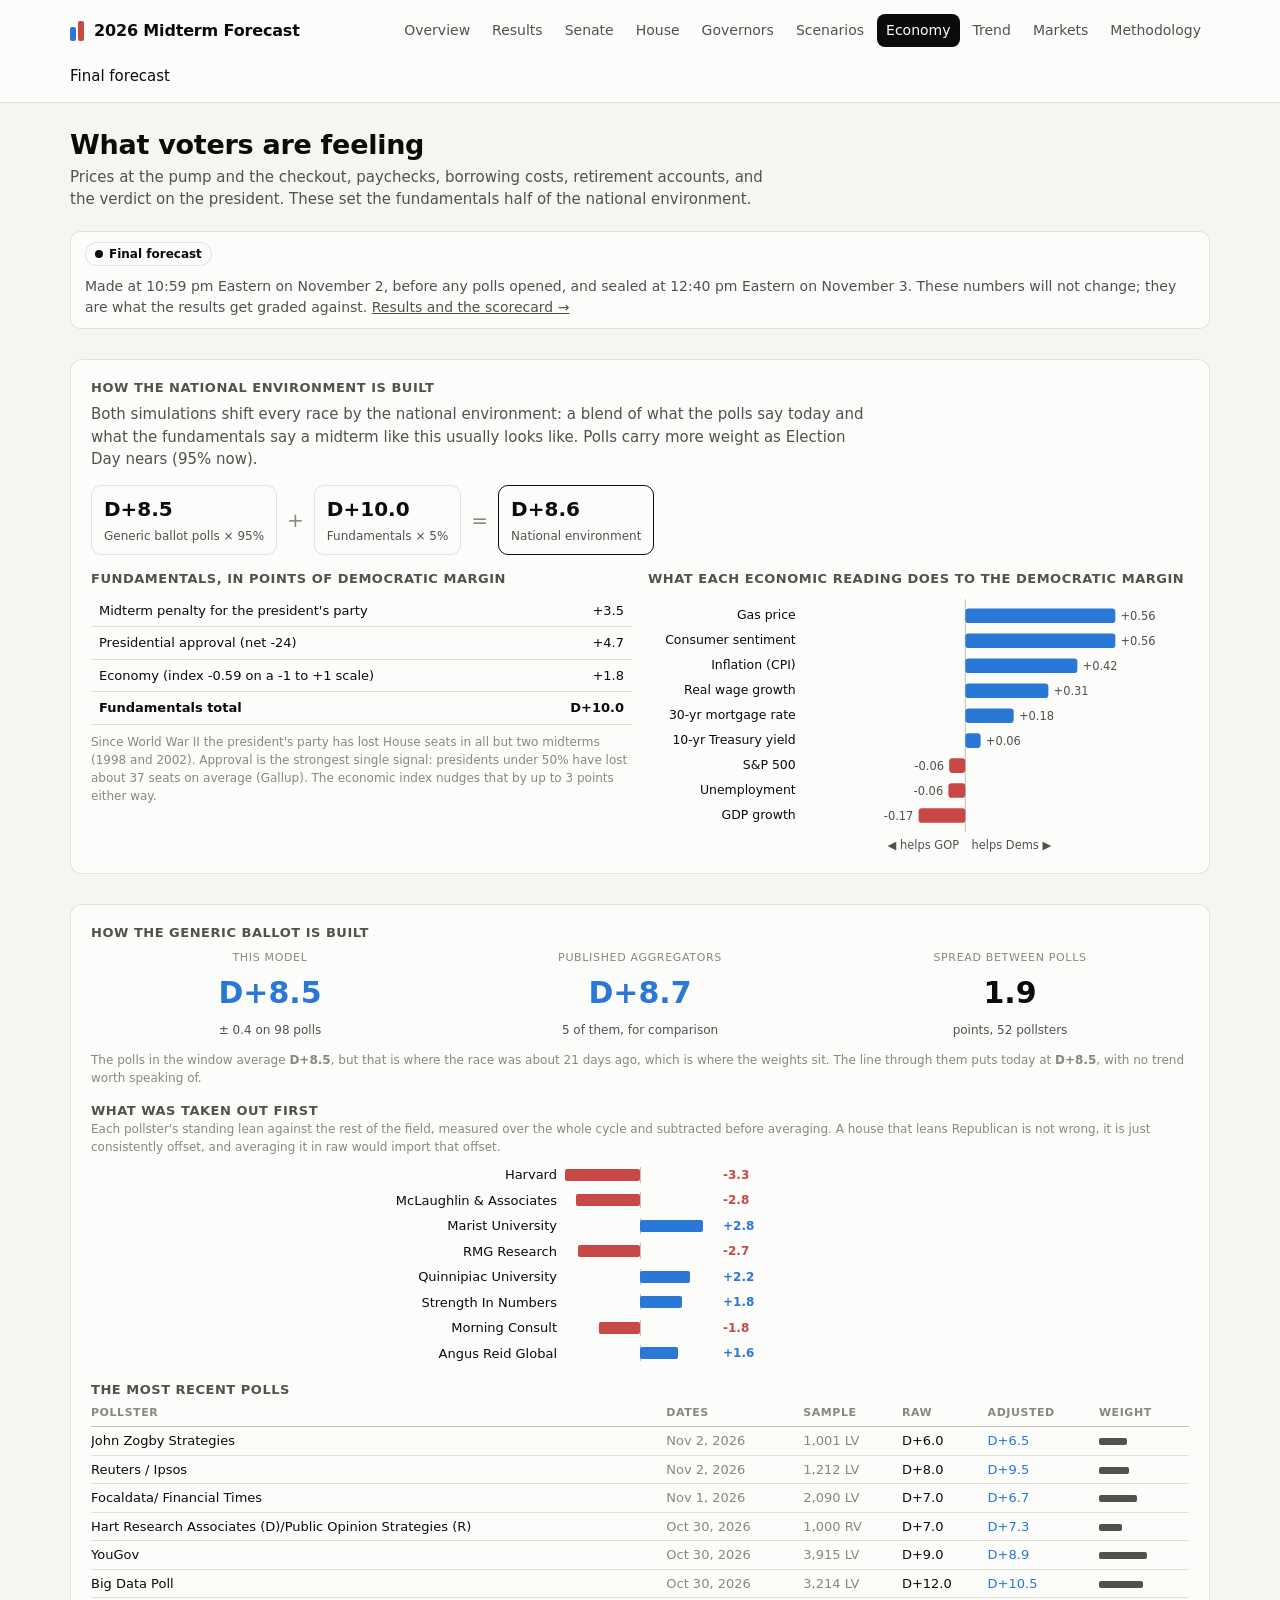
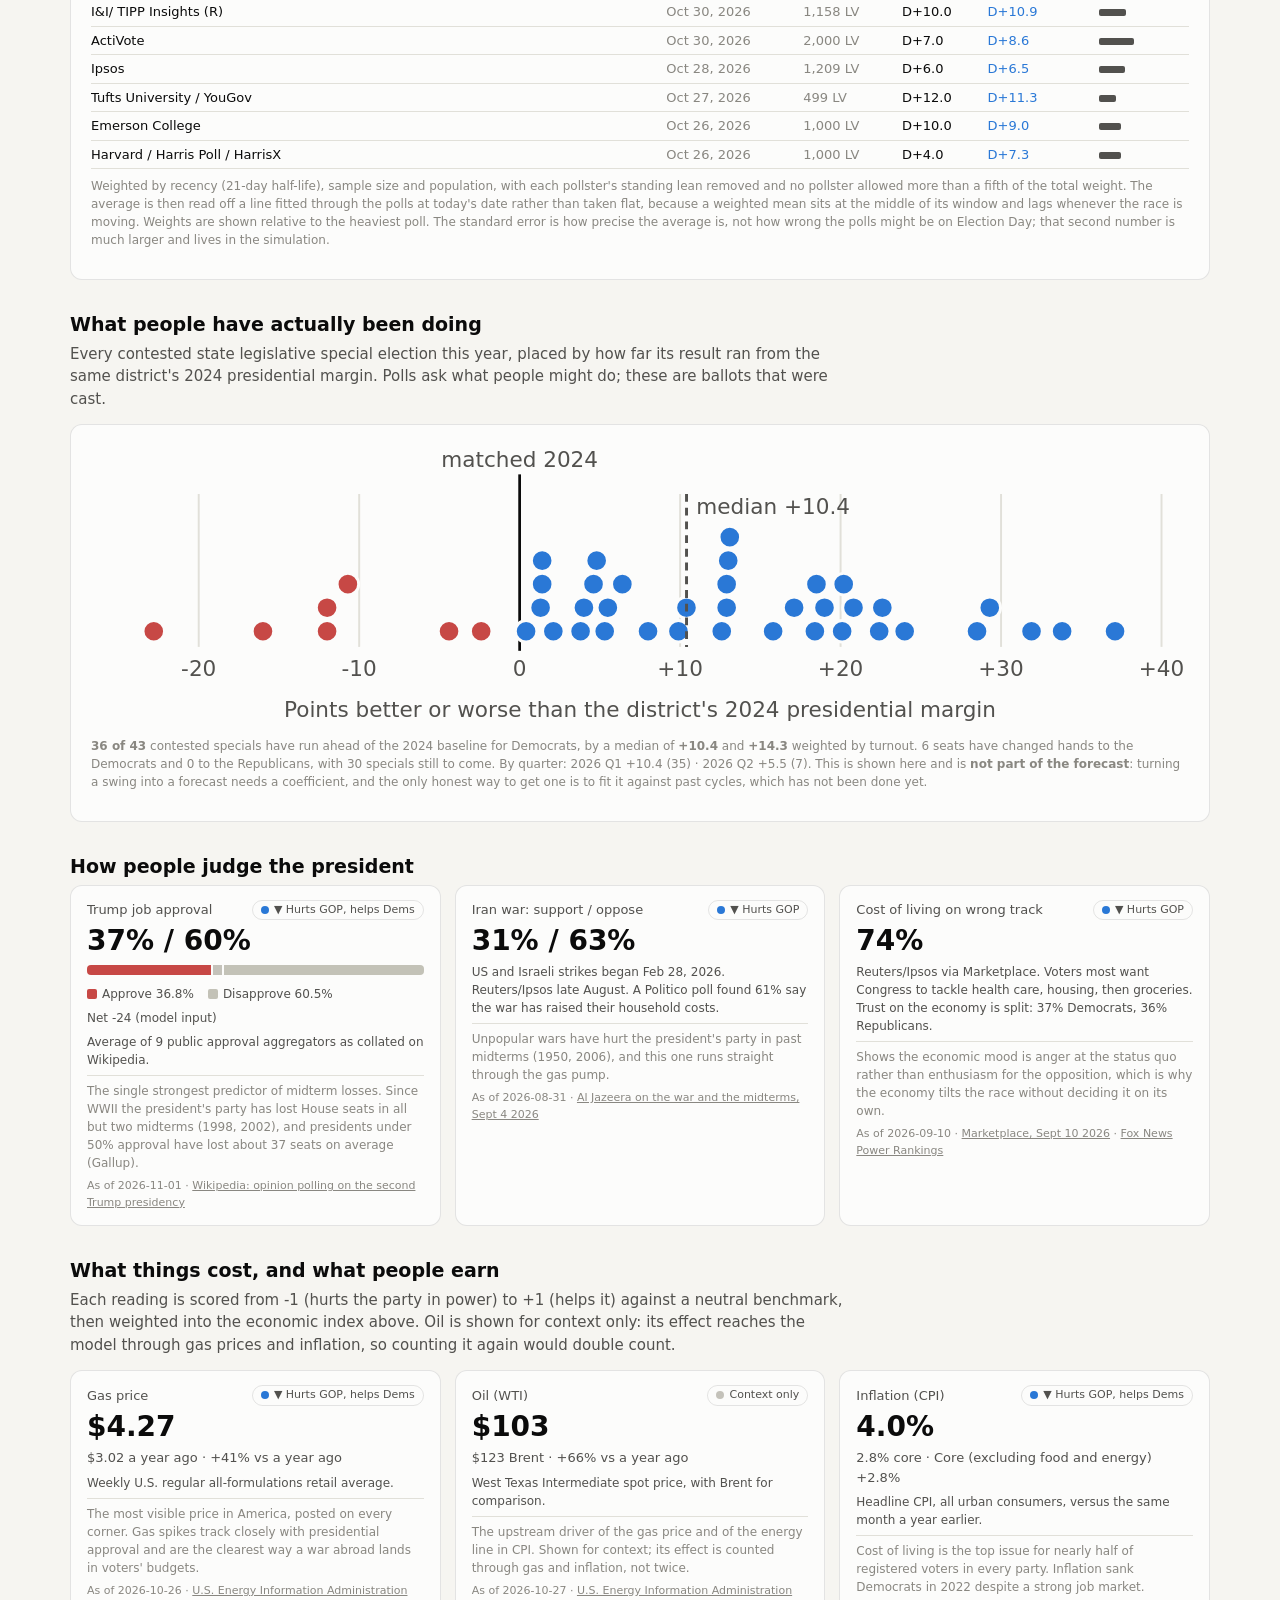
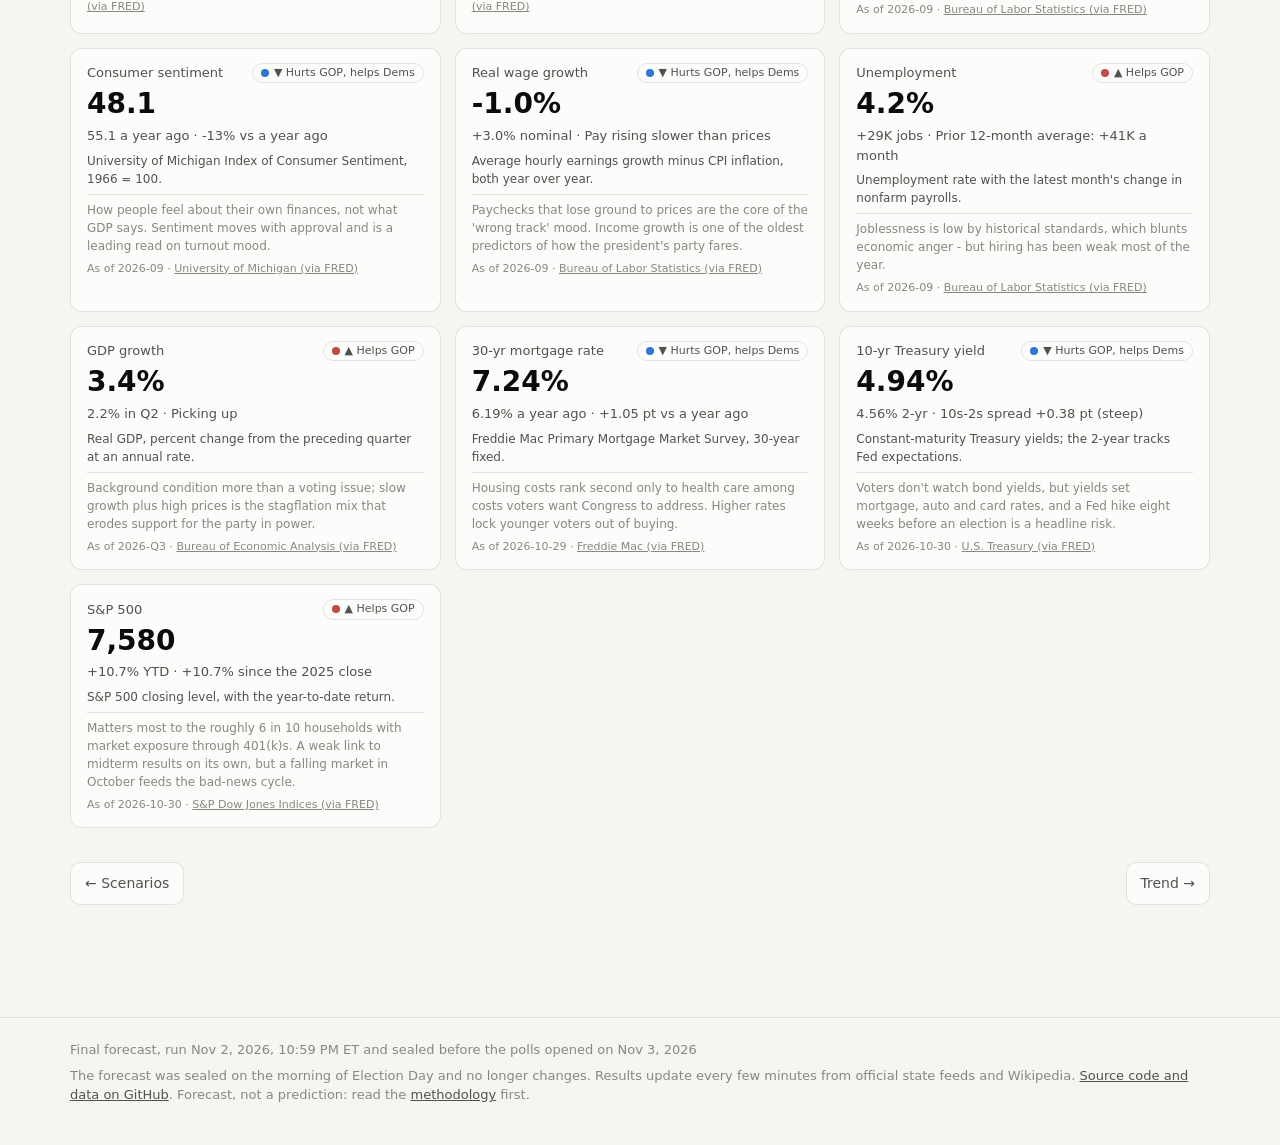
<file: site/economy.html>
<!DOCTYPE html>
<html lang="en">
<head>
<meta charset="UTF-8">
<meta name="viewport" content="width=device-width, initial-scale=1">
<title>What voters are feeling · 2026 Midterm Forecast</title>
<meta name="description" content="Gas, groceries, wages, mortgage rates, the stock market and presidential approval, and exactly how each one moves the 2026 forecast.">
<meta property="og:type" content="website">
<meta property="og:title" content="What voters are feeling · 2026 Midterm Forecast">
<meta property="og:description" content="Gas, groceries, wages, mortgage rates, the stock market and presidential approval, and exactly how each one moves the 2026 forecast.">
<meta property="og:url" content="https://gh0stmahn-ai.github.io/economy.html">
<meta property="og:image" content="https://gh0stmahn-ai.github.io/assets/og.png">
<meta property="og:image:width" content="1200">
<meta property="og:image:height" content="630">
<meta name="twitter:card" content="summary_large_image">
<meta name="twitter:title" content="What voters are feeling · 2026 Midterm Forecast">
<meta name="twitter:description" content="Gas, groceries, wages, mortgage rates, the stock market and presidential approval, and exactly how each one moves the 2026 forecast.">
<meta name="twitter:image" content="https://gh0stmahn-ai.github.io/assets/og.png">
<link rel="icon" href="data:image/svg+xml,%3Csvg xmlns='http://www.w3.org/2000/svg' viewBox='0 0 32 32'%3E%3Crect width='32' height='32' rx='7' fill='%23f6f5f1'/%3E%3Crect x='5' y='8' width='10' height='18' rx='2' fill='%232a78d6'/%3E%3Crect x='17' y='8' width='10' height='18' rx='2' fill='%23c74845'/%3E%3C/svg%3E">
<link rel="stylesheet" href="assets/style.css?v=7c6da667">
</head>
<body>
<header class="site-head"><div class="bar">
  <a class="brand plain" href="index.html"><span class="mark"><i></i><i></i></span>2026 Midterm Forecast</a>
  <nav class="main" aria-label="Sections"><a href="index.html">Overview</a><a href="results.html">Results</a><a href="senate.html">Senate</a><a href="house.html">House</a><a href="governors.html">Governors</a><a href="scenarios.html">Scenarios</a><a href="economy.html" aria-current="page">Economy</a><a href="trend.html">Trend</a><a href="markets.html">Markets</a><a href="methodology.html">Methodology</a></nav>
  <span class="refresh" title="The final forecast is sealed and no longer re-runs">Final forecast</span>
</div></header>

<div class="wrap">
<div class="page-head">
  <h1>What voters are feeling</h1>
  <div class="sub">Prices at the pump and the checkout, paychecks, borrowing costs, retirement accounts, and the verdict on the president. These set the fundamentals half of the national environment.</div>
</div>
<div class="final-banner" role="note">
  <span class="pill"><span class="dot" style="background:var(--ink)"></span>Final forecast</span>
  <span>Made at 10:59 pm Eastern on November 2, before any polls opened, and sealed at 12:40 pm Eastern on November 3. These numbers will not change; they are what the results get
    graded against. <a href="results.html">Results and the scorecard &#8594;</a></span>
</div>

<section>
  <div class="card" id="environment"></div>
</section>

<section>
  <div class="card" id="pollavg"></div>
</section>

<section>
  <h2>What people have actually been doing</h2>
  <p class="lede">Every contested state legislative special election this year, placed by how far its
    result ran from the same district's 2024 presidential margin. Polls ask what people might do;
    these are ballots that were cast.</p>
  <div class="card">
    <svg id="specials" viewBox="0 0 560 250" role="img"
      aria-label="Special election results against their 2024 presidential baselines"></svg>
    <p class="note" id="specials-note"></p>
  </div>
</section>

<section>
  <h2>How people judge the president</h2>
  <div class="grid3" id="political"></div>
</section>

<section>
  <h2>What things cost, and what people earn</h2>
  <p class="lede">Each reading is scored from -1 (hurts the party in power) to +1 (helps it) against a neutral
    benchmark, then weighted into the economic index above. Oil is shown for context only: its effect reaches
    the model through gas prices and inflation, so counting it again would double count.</p>
  <div class="grid3" id="indicators"></div>
</section>

<div class="prev-next"><a href="scenarios.html">&#8592; Scenarios</a><a href="trend.html">Trend &#8594;</a></div>
</div>

<footer class="site"><div class="wrap" style="padding-bottom:0">
  <div id="foot-updated"></div>
  <div style="margin-top:6px">The forecast was sealed on the morning of Election Day and no longer changes. Results update every few minutes from official state feeds and Wikipedia.
    <a href="https://github.com/Gh0stmahn-ai/cd-election-agent">Source code and data on GitHub</a>.
    Forecast, not a prediction: read the <a href="methodology.html">methodology</a> first.</div>
</div></footer>

<script src="assets/app.js?v=7c6da667"></script>
<script>
const PAGE_DATA = {"site":{"timestamp":"2026-11-03T03:59:09.768138+00:00","status":"success","final":true},"environment":{"generic_ballot":8.53,"generic_ballot_as_of":"2026-11-03","poll_weight":0.95,"fundamentals":{"midterm_baseline_pts":3.5,"approval_net":-23.7,"approval_pts":4.74,"economic_index":-0.595,"economic_pts":1.78,"economic_components":[{"id":"gas_price","label":"Gas price","score":-1.0,"weight":0.18,"contribution":-0.186},{"id":"cpi_inflation","label":"Inflation (CPI)","score":-0.75,"weight":0.18,"contribution":-0.139},{"id":"consumer_sentiment","label":"Consumer sentiment","score":-1.0,"weight":0.18,"contribution":-0.186},{"id":"real_wages","label":"Real wage growth","score":-1.0,"weight":0.1,"contribution":-0.103},{"id":"unemployment","label":"Unemployment","score":0.2,"weight":0.1,"contribution":0.021},{"id":"gdp_growth","label":"GDP growth","score":0.7,"weight":0.08,"contribution":0.058},{"id":"mortgage_rate","label":"30-yr mortgage rate","score":-0.827,"weight":0.07,"contribution":-0.06},{"id":"treasury_10y","label":"10-yr Treasury yield","score":-0.627,"weight":0.03,"contribution":-0.019},{"id":"sp500","label":"S&P 500","score":0.38,"weight":0.05,"contribution":0.02}],"prior_dem_margin":10.03},"dem_margin":8.6,"days_to_election":0,"national_error_sd":2.9},"display":{"as_of":"2026-11-03","indicators":[{"id":"gas_price","label":"Gas price","category":"prices","display":"$4.27","as_of":"2026-10-26","compare_display":"$3.02","compare_label":"a year ago","change_display":"+41% vs a year ago","context":"Weekly U.S. regular all-formulations retail average.","why":"The most visible price in America, posted on every corner. Gas spikes track closely with presidential approval and are the clearest way a war abroad lands in voters' budgets.","sources":[{"name":"U.S. Energy Information Administration (via FRED)","url":"https://fred.stlouisfed.org/series/GASREGW"}],"value":4.269},{"id":"oil_wti","label":"Oil (WTI)","category":"markets","display":"$103","as_of":"2026-10-27","compare_display":"$123 Brent","compare_label":"Brent","change_display":"+66% vs a year ago","context":"West Texas Intermediate spot price, with Brent for comparison.","why":"The upstream driver of the gas price and of the energy line in CPI. Shown for context; its effect is counted through gas and inflation, not twice.","sources":[{"name":"U.S. Energy Information Administration (via FRED)","url":"https://fred.stlouisfed.org/series/DCOILWTICO"}],"value":103.37},{"id":"cpi_inflation","label":"Inflation (CPI)","category":"prices","display":"4.0%","as_of":"2026-09","compare_display":"2.8% core","compare_label":"core","change_display":"Core (excluding food and energy) +2.8%","context":"Headline CPI, all urban consumers, versus the same month a year earlier.","why":"Cost of living is the top issue for nearly half of registered voters in every party. Inflation sank Democrats in 2022 despite a strong job market.","sources":[{"name":"Bureau of Labor Statistics (via FRED)","url":"https://fred.stlouisfed.org/series/CPIAUCSL"}],"value":4.0},{"id":"consumer_sentiment","label":"Consumer sentiment","category":"economy","display":"48.1","as_of":"2026-09","compare_display":"55.1","compare_label":"a year ago","change_display":"-13% vs a year ago","context":"University of Michigan Index of Consumer Sentiment, 1966 = 100.","why":"How people feel about their own finances, not what GDP says. Sentiment moves with approval and is a leading read on turnout mood.","sources":[{"name":"University of Michigan (via FRED)","url":"https://fred.stlouisfed.org/series/UMCSENT"}],"value":48.1},{"id":"real_wages","label":"Real wage growth","category":"economy","display":"-1.0%","as_of":"2026-09","compare_display":"+3.0% nominal","compare_label":"nominal wages","change_display":"Pay rising slower than prices","context":"Average hourly earnings growth minus CPI inflation, both year over year.","why":"Paychecks that lose ground to prices are the core of the 'wrong track' mood. Income growth is one of the oldest predictors of how the president's party fares.","sources":[{"name":"Bureau of Labor Statistics (via FRED)","url":"https://fred.stlouisfed.org/series/CES0500000003"}],"value":-1.0},{"id":"unemployment","label":"Unemployment","category":"economy","display":"4.2%","as_of":"2026-09","compare_display":"+29K jobs","compare_label":"payrolls","change_display":"Prior 12-month average: +41K a month","context":"Unemployment rate with the latest month's change in nonfarm payrolls.","why":"Joblessness is low by historical standards, which blunts economic anger - but hiring has been weak most of the year.","sources":[{"name":"Bureau of Labor Statistics (via FRED)","url":"https://fred.stlouisfed.org/series/UNRATE"}],"value":4.2},{"id":"gdp_growth","label":"GDP growth","category":"economy","display":"3.4%","as_of":"2026-Q3","compare_display":"2.2% in Q2","compare_label":"Q1","change_display":"Picking up","context":"Real GDP, percent change from the preceding quarter at an annual rate.","why":"Background condition more than a voting issue; slow growth plus high prices is the stagflation mix that erodes support for the party in power.","sources":[{"name":"Bureau of Economic Analysis (via FRED)","url":"https://fred.stlouisfed.org/series/A191RL1Q225SBEA"}],"value":3.4},{"id":"mortgage_rate","label":"30-yr mortgage rate","category":"markets","display":"7.24%","as_of":"2026-10-29","compare_display":"6.19%","compare_label":"a year ago","change_display":"+1.05 pt vs a year ago","context":"Freddie Mac Primary Mortgage Market Survey, 30-year fixed.","why":"Housing costs rank second only to health care among costs voters want Congress to address. Higher rates lock younger voters out of buying.","sources":[{"name":"Freddie Mac (via FRED)","url":"https://fred.stlouisfed.org/series/MORTGAGE30US"}],"value":7.24},{"id":"treasury_10y","label":"10-yr Treasury yield","category":"markets","display":"4.94%","as_of":"2026-10-30","compare_display":"4.56% 2-yr","compare_label":"2-yr","change_display":"10s-2s spread +0.38 pt (steep)","context":"Constant-maturity Treasury yields; the 2-year tracks Fed expectations.","why":"Voters don't watch bond yields, but yields set mortgage, auto and card rates, and a Fed hike eight weeks before an election is a headline risk.","sources":[{"name":"U.S. Treasury (via FRED)","url":"https://fred.stlouisfed.org/series/DGS10"}],"value":4.94},{"id":"sp500","label":"S&P 500","category":"markets","display":"7,580","as_of":"2026-10-30","compare_display":"+10.7% YTD","compare_label":"year to date","change_display":"+10.7% since the 2025 close","context":"S&P 500 closing level, with the year-to-date return.","why":"Matters most to the roughly 6 in 10 households with market exposure through 401(k)s. A weak link to midterm results on its own, but a falling market in October feeds the bad-news cycle.","sources":[{"name":"S&P Dow Jones Indices (via FRED)","url":"https://fred.stlouisfed.org/series/SP500"}],"value":7580.07}],"political":[{"id":"approval","label":"Trump job approval","value_net":-23.7,"approve":36.8,"disapprove":60.5,"display":"37% / 60%","as_of":"2026-11-01","context":"Average of 9 public approval aggregators as collated on Wikipedia.","why":"The single strongest predictor of midterm losses. Since WWII the president's party has lost House seats in all but two midterms (1998, 2002), and presidents under 50% approval have lost about 37 seats on average (Gallup).","sources":[{"name":"Wikipedia: opinion polling on the second Trump presidency","url":"https://en.wikipedia.org/wiki/Opinion_polling_on_the_second_Trump_presidency"}]},{"id":"iran_war","label":"Iran war: support / oppose","display":"31% / 63%","as_of":"2026-08-31","context":"US and Israeli strikes began Feb 28, 2026. Reuters/Ipsos late August. A Politico poll found 61% say the war has raised their household costs.","why":"Unpopular wars have hurt the president's party in past midterms (1950, 2006), and this one runs straight through the gas pump.","sources":[{"name":"Al Jazeera on the war and the midterms, Sept 4 2026","url":"https://www.aljazeera.com/news/2026/9/4/iran-war-why-us-midterms-could-be-a-pivotal-moment"}]},{"id":"cost_of_living_track","label":"Cost of living on wrong track","display":"74%","as_of":"2026-09-10","context":"Reuters/Ipsos via Marketplace. Voters most want Congress to tackle health care, housing, then groceries. Trust on the economy is split: 37% Democrats, 36% Republicans.","why":"Shows the economic mood is anger at the status quo rather than enthusiasm for the opposition, which is why the economy tilts the race without deciding it on its own.","sources":[{"name":"Marketplace, Sept 10 2026","url":"https://www.marketplace.org/story/2026/09/10/cost-of-living-is-a-top-midterm-election-issue-for-voters"},{"name":"Fox News Power Rankings","url":"https://www.foxnews.com/politics/fox-news-power-rankings-whats-economy"}]}]},"ballot":{"as_of":"2026-11-03","dem_margin_points":8.53,"note":"Our own average of 98 individual polls from 52 pollsters, 2026-09-06 to 2026-11-02, plus or minus 0.4. Published aggregators say D+8.7","sources":["https://en.wikipedia.org/wiki/2026_United_States_elections","https://en.wikipedia.org/wiki/2026_United_States_House_of_Representatives_elections"],"detail":{"stderr":0.39,"spread":1.9,"flat":8.51,"trend_per_week":0.01,"mean_age_days":21.1,"n_polls":98,"n_effective":67.4,"n_pollsters":52,"newest":"2026-11-02","oldest":"2026-09-06","house_effects":[{"pollster":"Harvard","polls":9,"in_average":2,"effect":-3.27},{"pollster":"McLaughlin & Associates","polls":15,"in_average":1,"effect":-2.78},{"pollster":"Marist University","polls":4,"in_average":1,"effect":2.76},{"pollster":"RMG Research","polls":14,"in_average":2,"effect":-2.72},{"pollster":"Quinnipiac University","polls":8,"in_average":2,"effect":2.16},{"pollster":"Strength In Numbers","polls":11,"in_average":1,"effect":1.82},{"pollster":"Morning Consult","polls":52,"in_average":8,"effect":-1.77},{"pollster":"Angus Reid Global","polls":2,"in_average":1,"effect":1.65}],"method":"Weighted by recency (21-day half-life), sample size and population, with each pollster's standing lean removed and no pollster allowed more than a fifth of the total weight. The average is then read off a line fitted through the polls at today's date rather than taken flat, because a weighted mean sits at the middle of its window and lags whenever the race is moving.","recent":[{"source":"John Zogby Strategies","date":"2026-11-02","n":1001,"population":"LV","margin":6.0,"adjusted":6.54,"weight":1.082},{"source":"Reuters / Ipsos","date":"2026-11-02","n":1212,"population":"LV","margin":8.0,"adjusted":9.52,"weight":1.191},{"source":"Focaldata/ Financial Times","date":"2026-11-01","n":2090,"population":"LV","margin":7.0,"adjusted":6.68,"weight":1.513},{"source":"Hart Research Associates (D)/Public Opinion Strategies (R)","date":"2026-10-30","n":1000,"population":"RV","margin":7.0,"adjusted":7.32,"weight":0.882},{"source":"YouGov","date":"2026-10-30","n":3915,"population":"LV","margin":9.0,"adjusted":8.88,"weight":1.939},{"source":"Big Data Poll","date":"2026-10-30","n":3214,"population":"LV","margin":12.0,"adjusted":10.5,"weight":1.756},{"source":"I&I/ TIPP Insights (R)","date":"2026-10-30","n":1158,"population":"LV","margin":10.0,"adjusted":10.91,"weight":1.054},{"source":"ActiVote","date":"2026-10-30","n":2000,"population":"LV","margin":7.0,"adjusted":8.6,"weight":1.386},{"source":"Ipsos","date":"2026-10-28","n":1209,"population":"LV","margin":6.0,"adjusted":6.49,"weight":1.008},{"source":"Tufts University / YouGov","date":"2026-10-27","n":499,"population":"LV","margin":12.0,"adjusted":11.28,"weight":0.627},{"source":"Emerson College","date":"2026-10-26","n":1000,"population":"LV","margin":10.0,"adjusted":9.01,"weight":0.859},{"source":"Harvard / Harris Poll / HarrisX","date":"2026-10-26","n":1000,"population":"LV","margin":4.0,"adjusted":7.27,"weight":0.859}],"aggregators":{"margin":8.7,"rep":43.1,"dem":51.8,"n_aggregators":5,"as_of":"2026-11-01"}}},"specials":{"as_of":"2026-11-03","generated_at":"2026-11-02T14:59:21.086330","n":43,"median_swing":10.4,"mean_swing":10.1,"weighted_swing":14.3,"dem_ahead":36,"flips_to_d":6,"flips_to_r":0,"total_races":86,"upcoming":30,"by_quarter":[{"period":"2026 Q1","n":35,"median":10.4},{"period":"2026 Q2","n":7,"median":5.5},{"period":"2026 Q3","n":1,"median":19.0}],"races":[{"seat":"CT House 25","state":"CT","date":"2026-01-06","votes":537,"pres_margin":30.5,"margin":32.6,"swing":2.1,"flip":false,"prev_party":"D"},{"seat":"GA House 23","state":"GA","date":"2026-01-06","votes":6087,"pres_margin":-46.8,"margin":-42.8,"swing":4.0,"flip":false,"prev_party":"R"},{"seat":"SC House 98","state":"SC","date":"2026-01-06","votes":3435,"pres_margin":-7.0,"margin":-0.6,"swing":6.4,"flip":false,"prev_party":"R"},{"seat":"VA HoD 77","state":"VA","date":"2026-01-06","votes":7792,"pres_margin":50.1,"margin":60.0,"swing":9.9,"flip":false,"prev_party":"D"},{"seat":"VA Senate 15","state":"VA","date":"2026-01-06","votes":17815,"pres_margin":28.7,"margin":41.6,"swing":12.9,"flip":false,"prev_party":"D"},{"seat":"AL House 63","state":"AL","date":"2026-01-13","votes":1727,"pres_margin":-17.0,"margin":-29.0,"swing":-12.0,"flip":false,"prev_party":"R"},{"seat":"CT House 139","state":"CT","date":"2026-01-13","votes":2833,"pres_margin":7.6,"margin":36.1,"swing":28.5,"flip":false,"prev_party":"D"},{"seat":"VA HoD 23","state":"VA","date":"2026-01-13","votes":4015,"pres_margin":34.4,"margin":56.8,"swing":22.4,"flip":false,"prev_party":"D"},{"seat":"VA HoD 11","state":"VA","date":"2026-01-13","votes":8604,"pres_margin":35.2,"margin":39.8,"swing":4.6,"flip":false,"prev_party":"D"},{"seat":"VA HoD 17","state":"VA","date":"2026-01-20","votes":8425,"pres_margin":42.2,"margin":58.0,"swing":15.8,"flip":false,"prev_party":"D"},{"seat":"MN House 127","state":"MN","date":"2026-01-27","votes":5830,"pres_margin":70.9,"margin":91.0,"swing":20.1,"flip":false,"prev_party":"D"},{"seat":"TX Senate 9","state":"TX","date":"2026-01-31","votes":95121,"pres_margin":-17.4,"margin":14.5,"swing":31.9,"flip":true,"prev_party":"R"},{"seat":"AL House 38","state":"AL","date":"2026-02-03","votes":2191,"pres_margin":-47.0,"margin":-69.8,"swing":-22.8,"flip":false,"prev_party":"R"},{"seat":"NY Senate 61","state":"NY","date":"2026-02-03","votes":31507,"pres_margin":21.9,"margin":19.5,"swing":-2.4,"flip":false,"prev_party":"D"},{"seat":"NY Senate 47","state":"NY","date":"2026-02-03","votes":13177,"pres_margin":71.2,"margin":84.1,"swing":12.9,"flip":false,"prev_party":"D"},{"seat":"NY Assembly 74","state":"NY","date":"2026-02-03","votes":4806,"pres_margin":64.2,"margin":65.6,"swing":1.4,"flip":false,"prev_party":"D"},{"seat":"LA House 60","state":"LA","date":"2026-02-07","votes":8328,"pres_margin":-13.3,"margin":23.8,"swing":37.1,"flip":false,"prev_party":"D"},{"seat":"OK House 35","state":"OK","date":"2026-02-10","votes":4531,"pres_margin":-57.7,"margin":-28.4,"swing":29.3,"flip":false,"prev_party":"R"},{"seat":"VA HoD 5","state":"VA","date":"2026-02-10","votes":7769,"pres_margin":58.8,"margin":63.6,"swing":4.8,"flip":false,"prev_party":"D"},{"seat":"VA Senate 39","state":"VA","date":"2026-02-10","votes":14107,"pres_margin":55.1,"margin":65.5,"swing":10.4,"flip":false,"prev_party":"D"},{"seat":"GA Senate 18","state":"GA","date":"2026-02-17","votes":25242,"pres_margin":-22.6,"margin":-18.8,"swing":3.8,"flip":false,"prev_party":"R"},{"seat":"ME House 94","state":"ME","date":"2026-02-24","votes":1075,"pres_margin":10.8,"margin":6.4,"swing":-4.4,"flip":false,"prev_party":"D"},{"seat":"PA House 22","state":"PA","date":"2026-02-24","votes":0,"pres_margin":17.5,"margin":34.6,"swing":17.1,"flip":false,"prev_party":"D"},{"seat":"PA House 42","state":"PA","date":"2026-02-24","votes":0,"pres_margin":29.6,"margin":63.4,"swing":33.8,"flip":false,"prev_party":"D"},{"seat":"AR House 70","state":"AR","date":"2026-03-03","votes":0,"pres_margin":2.2,"margin":14.8,"swing":12.6,"flip":true,"prev_party":"R"},{"seat":"MA Senate 4","state":"MA","date":"2026-03-03","votes":7419,"pres_margin":11.1,"margin":35.1,"swing":24.0,"flip":false,"prev_party":"D"},{"seat":"NH House Carroll-7","state":"NH","date":"2026-03-10","votes":4331,"pres_margin":-9.2,"margin":3.8,"swing":13.0,"flip":true,"prev_party":"R"},{"seat":"LA House 69","state":"LA","date":"2026-03-14","votes":0,"pres_margin":-20.3,"margin":-19.9,"swing":0.4,"flip":false,"prev_party":"R"},{"seat":"PA House 79","state":"PA","date":"2026-03-17","votes":9951,"pres_margin":-32.6,"margin":-12.4,"swing":20.2,"flip":false,"prev_party":"R"},{"seat":"PA House 193","state":"PA","date":"2026-03-17","votes":0,"pres_margin":-37.8,"margin":-19.4,"swing":18.4,"flip":false,"prev_party":"R"},{"seat":"VA HoD 98","state":"VA","date":"2026-03-17","votes":0,"pres_margin":-14.3,"margin":-25.0,"swing":-10.7,"flip":false,"prev_party":"R"},{"seat":"FL Senate 14","state":"FL","date":"2026-03-24","votes":80069,"pres_margin":-7.4,"margin":0.6,"swing":8.0,"flip":true,"prev_party":"R"},{"seat":"FL House 87","state":"FL","date":"2026-03-24","votes":33444,"pres_margin":-10.7,"margin":2.4,"swing":13.1,"flip":true,"prev_party":"R"},{"seat":"FL House 51","state":"FL","date":"2026-03-24","votes":15524,"pres_margin":-13.7,"margin":-8.4,"swing":5.3,"flip":false,"prev_party":"R"},{"seat":"MA House 121","state":"MA","date":"2026-03-31","votes":5497,"pres_margin":33.5,"margin":34.8,"swing":1.3,"flip":false,"prev_party":"D"},{"seat":"GA Senate 53","state":"GA","date":"2026-04-07","votes":0,"pres_margin":-58.1,"margin":-37.3,"swing":20.8,"flip":false,"prev_party":"R"},{"seat":"GA House 130","state":"GA","date":"2026-04-07","votes":0,"pres_margin":35.9,"margin":41.4,"swing":5.5,"flip":false,"prev_party":"D"},{"seat":"TX Senate 4","state":"TX","date":"2026-05-02","votes":0,"pres_margin":-34.2,"margin":-50.2,"swing":-16.0,"flip":false,"prev_party":"R"},{"seat":"MI Senate 35","state":"MI","date":"2026-05-05","votes":62124,"pres_margin":0.9,"margin":19.4,"swing":18.5,"flip":false,"prev_party":"D"},{"seat":"PA House 196","state":"PA","date":"2026-05-19","votes":11172,"pres_margin":-33.5,"margin":-10.9,"swing":22.6,"flip":false,"prev_party":"R"},{"seat":"ME House 29","state":"ME","date":"2026-06-09","votes":2193,"pres_margin":-27.0,"margin":-25.6,"swing":1.4,"flip":false,"prev_party":"R"},{"seat":"GA Senate 7","state":"GA","date":"2026-06-16","votes":16641,"pres_margin":14.2,"margin":2.2,"swing":-12.0,"flip":false,"prev_party":"D"},{"seat":"PA House 12","state":"PA","date":"2026-08-18","votes":16877,"pres_margin":-18.4,"margin":0.6,"swing":19.0,"flip":true,"prev_party":"R"}],"note":"Swing is the special-election margin minus the same district's 2024 presidential margin, both Democratic minus Republican. Shown on this site and deliberately not fed into the forecast.","sources":[{"name":"MultiState: 2026 special elections and swing analysis","url":"https://www.multistate.us/elections/special-elections-2026.html"}]}};
FC.init();
(function () {
  var s = PAGE_DATA.site;
  var days = Math.max(0, Math.ceil((new Date("2026-11-03T12:00:00Z") - new Date(s.timestamp)) / 86400000));
  var col = s.status === "success" ? "#0ca30c" : s.status === "partial" ? "#fab219" : "#d03b3b";
  if (s.final) {
    FC.$("foot-updated").innerHTML = "Final forecast, run " + FC.fmtDate(s.timestamp, true) +
      " and sealed before the polls opened on Nov 3, 2026";
    return;
  }
  FC.$("foot-updated").innerHTML = "Forecast run " + FC.fmtDate(s.timestamp, true) + " · " + days +
    " days to Election Day, Nov 3, 2026 · " +
    '<span class="pill"><span class="dot" style="background:' + col + '"></span>Data refresh: ' + s.status + "</span>";
})();

FC.onRender(function () {
  FC.renderEnvironment("environment", PAGE_DATA.environment);
  FC.renderPollAverage("pollavg", PAGE_DATA.ballot);
  FC.renderSpecials("specials", PAGE_DATA.specials, "specials-note");
  FC.renderIndicators("indicators", "political", PAGE_DATA.display, PAGE_DATA.environment);
});

</script>
</body>
</html>
</file>
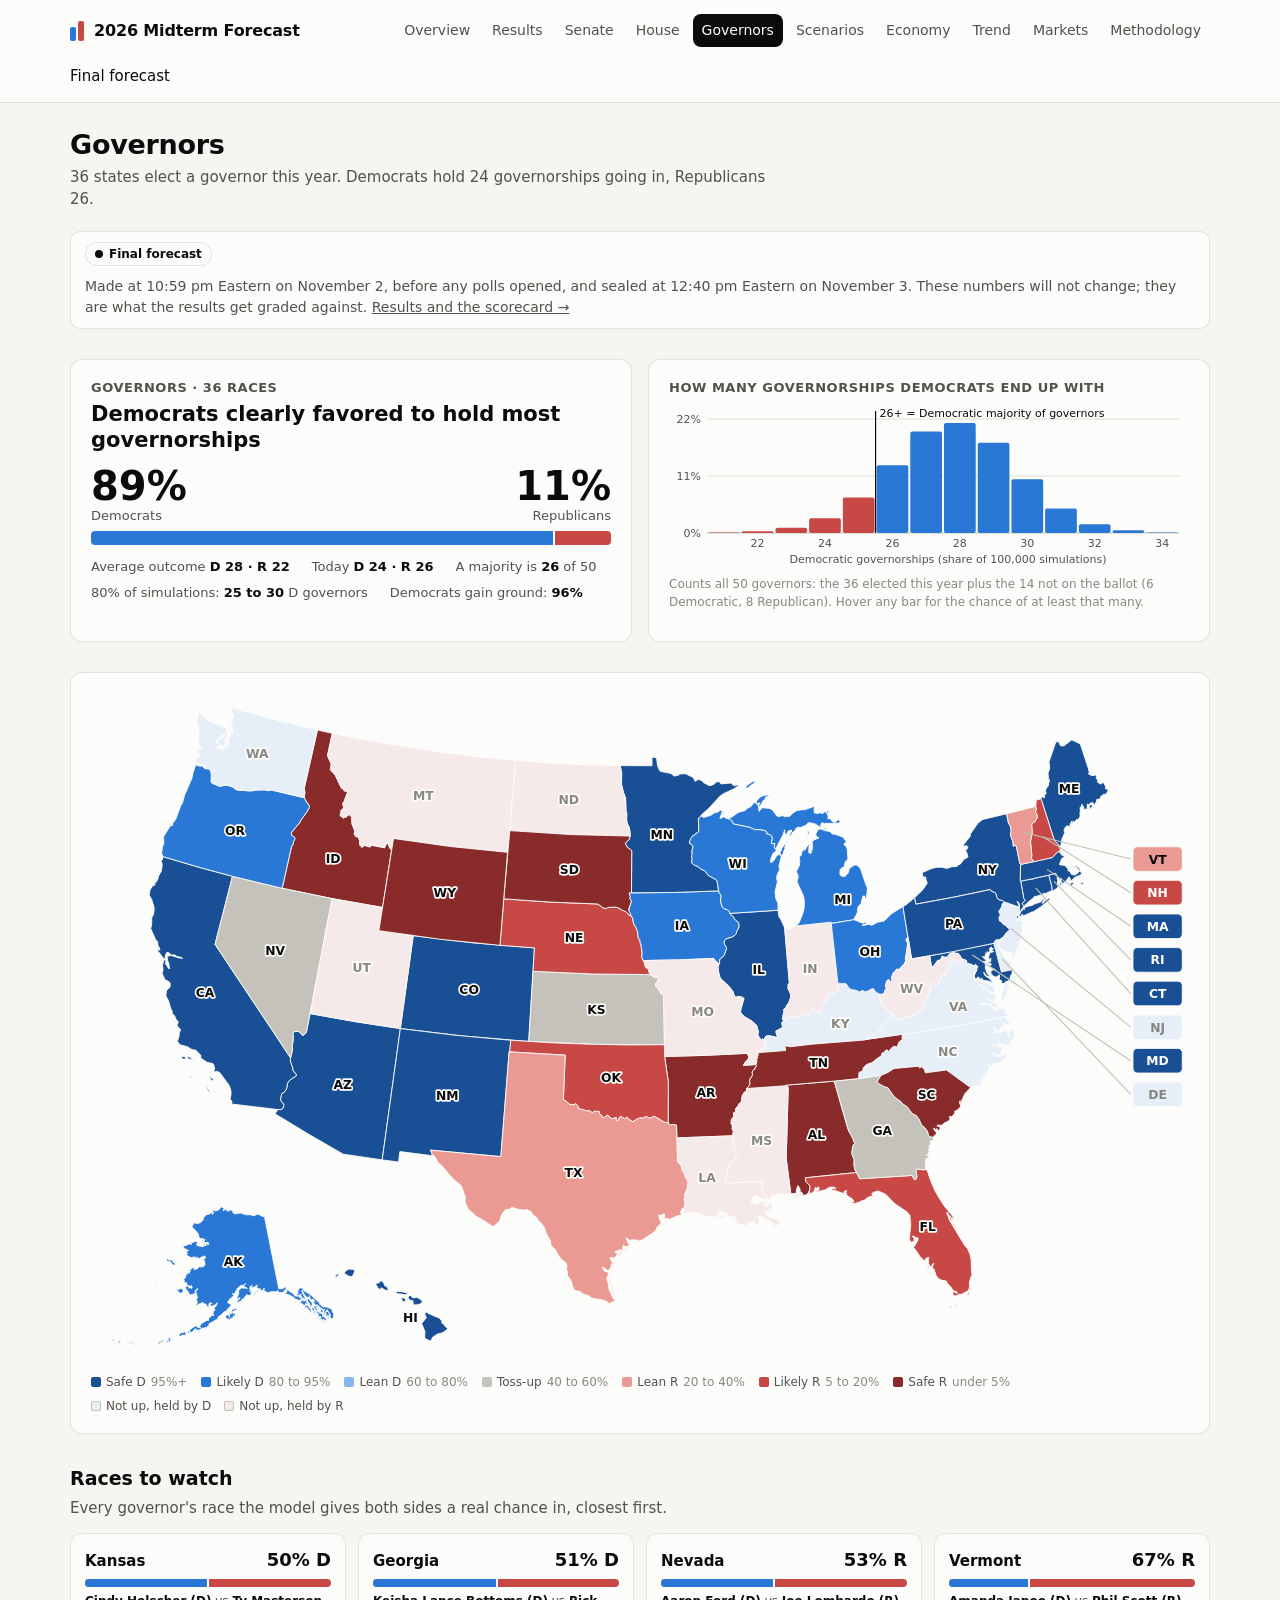
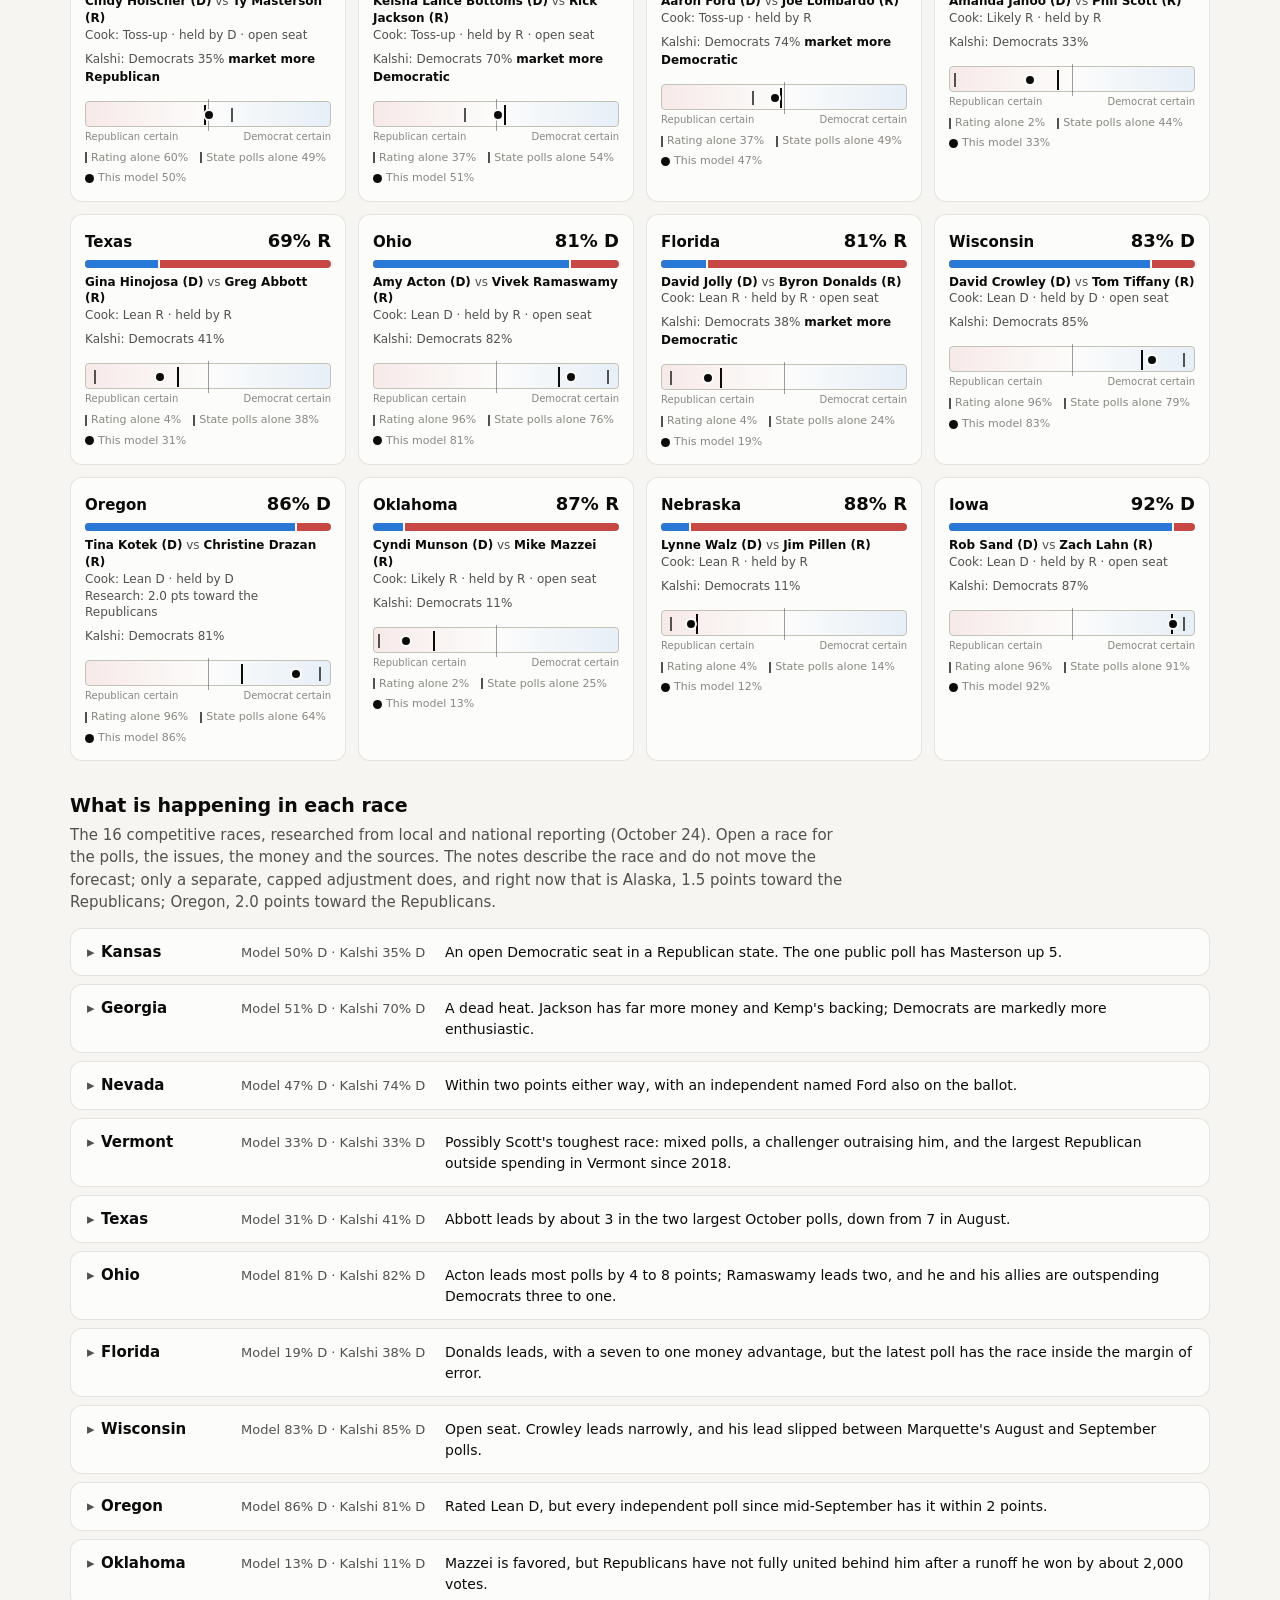
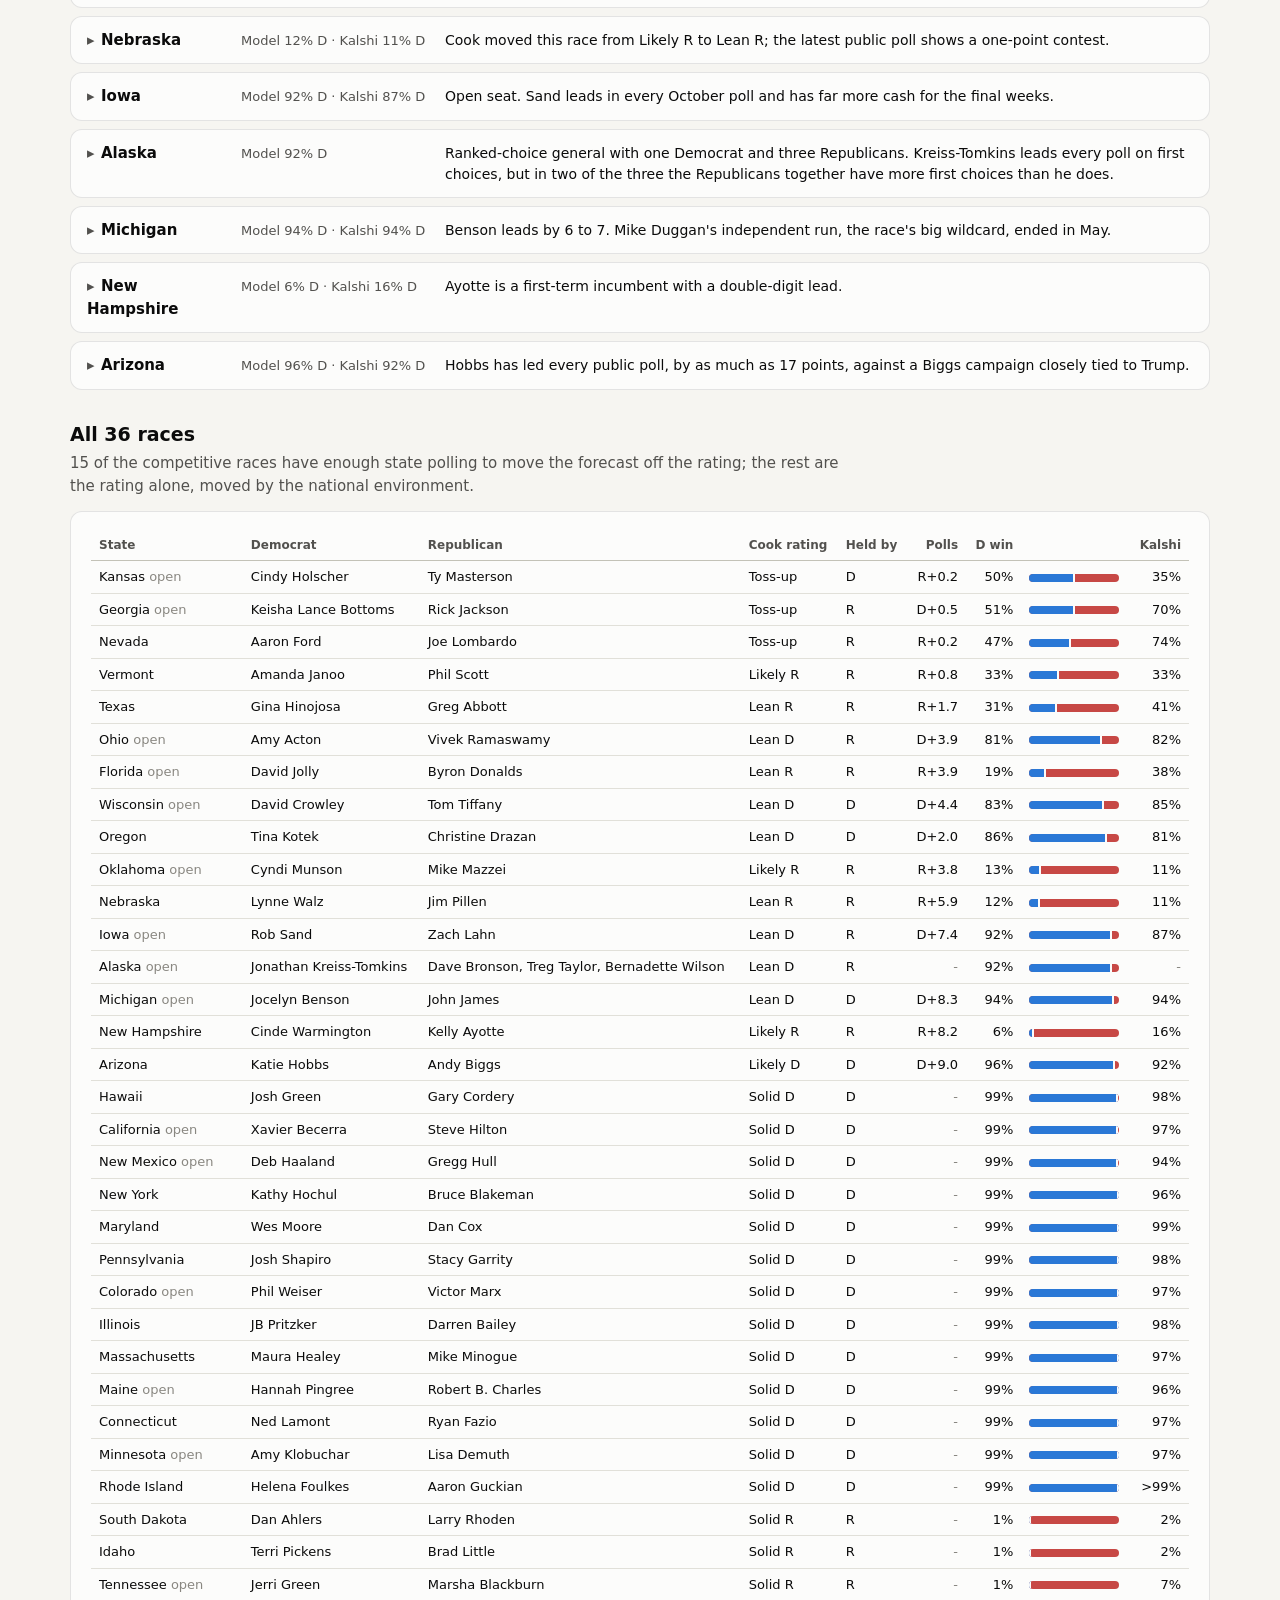
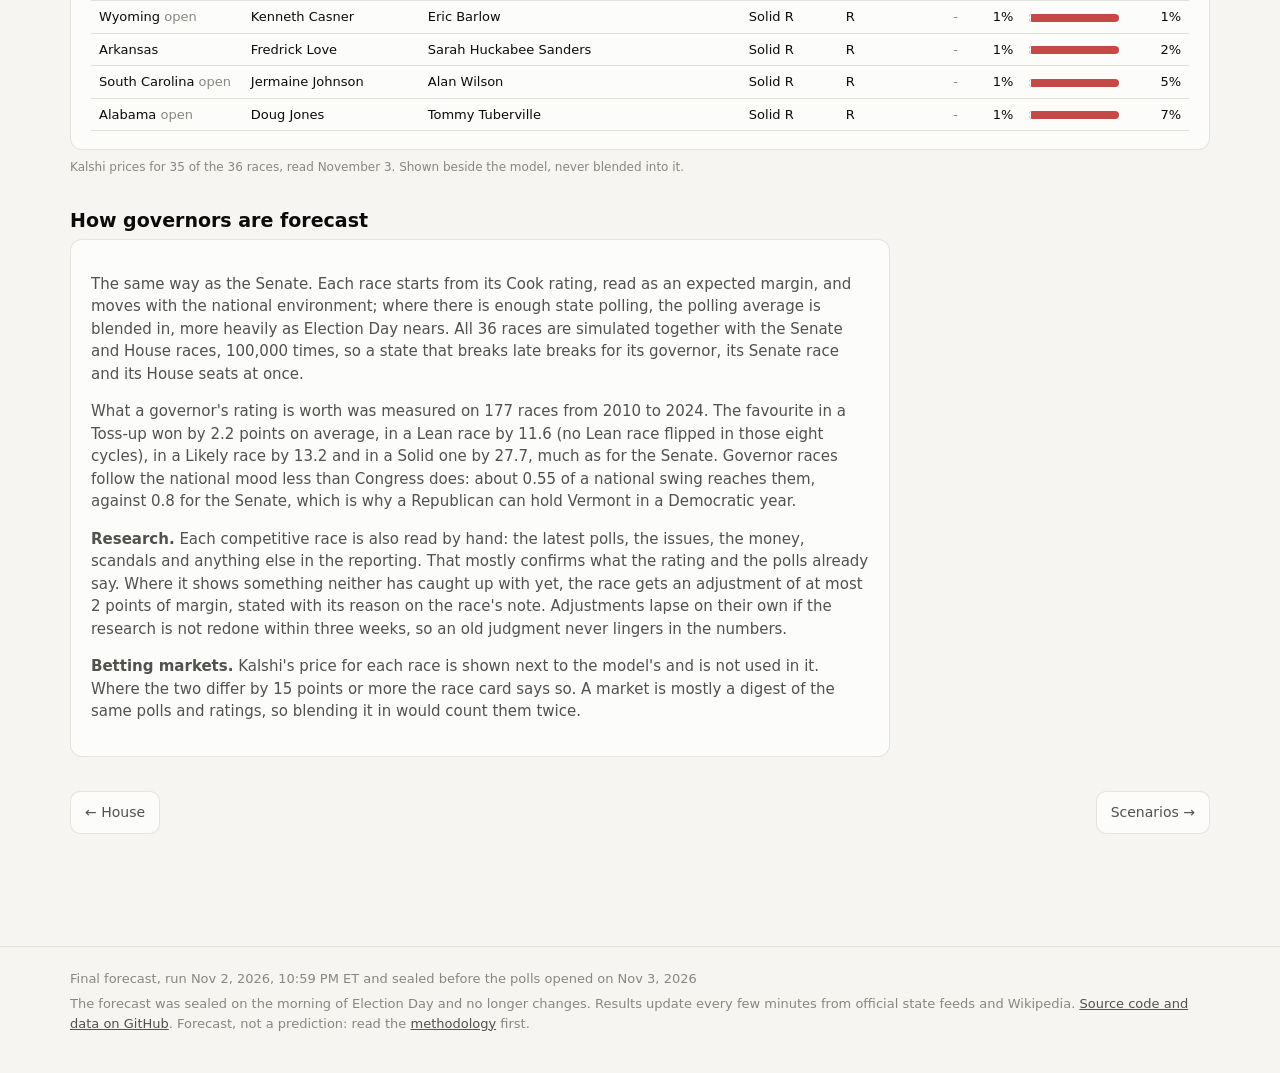
<file: site/governors.html>
<!DOCTYPE html>
<html lang="en">
<head>
<meta charset="UTF-8">
<meta name="viewport" content="width=device-width, initial-scale=1">
<title>Governors · 2026 Midterm Forecast</title>
<meta name="description" content="All 36 governor races in 2026 on one map, with each race's chance of going Democratic and the odds of a majority of governorships.">
<meta property="og:type" content="website">
<meta property="og:title" content="Governors · 2026 Midterm Forecast">
<meta property="og:description" content="All 36 governor races in 2026 on one map, with each race's chance of going Democratic and the odds of a majority of governorships.">
<meta property="og:url" content="https://gh0stmahn-ai.github.io/governors.html">
<meta property="og:image" content="https://gh0stmahn-ai.github.io/assets/og.png">
<meta property="og:image:width" content="1200">
<meta property="og:image:height" content="630">
<meta name="twitter:card" content="summary_large_image">
<meta name="twitter:title" content="Governors · 2026 Midterm Forecast">
<meta name="twitter:description" content="All 36 governor races in 2026 on one map, with each race's chance of going Democratic and the odds of a majority of governorships.">
<meta name="twitter:image" content="https://gh0stmahn-ai.github.io/assets/og.png">
<link rel="icon" href="data:image/svg+xml,%3Csvg xmlns='http://www.w3.org/2000/svg' viewBox='0 0 32 32'%3E%3Crect width='32' height='32' rx='7' fill='%23f6f5f1'/%3E%3Crect x='5' y='8' width='10' height='18' rx='2' fill='%232a78d6'/%3E%3Crect x='17' y='8' width='10' height='18' rx='2' fill='%23c74845'/%3E%3C/svg%3E">
<link rel="stylesheet" href="assets/style.css?v=7c6da667">
</head>
<body>
<header class="site-head"><div class="bar">
  <a class="brand plain" href="index.html"><span class="mark"><i></i><i></i></span>2026 Midterm Forecast</a>
  <nav class="main" aria-label="Sections"><a href="index.html">Overview</a><a href="results.html">Results</a><a href="senate.html">Senate</a><a href="house.html">House</a><a href="governors.html" aria-current="page">Governors</a><a href="scenarios.html">Scenarios</a><a href="economy.html">Economy</a><a href="trend.html">Trend</a><a href="markets.html">Markets</a><a href="methodology.html">Methodology</a></nav>
  <span class="refresh" title="The final forecast is sealed and no longer re-runs">Final forecast</span>
</div></header>

<div class="wrap">
<div class="page-head">
  <h1>Governors</h1>
  <div class="sub">36 states elect a governor this year. Democrats hold 24 governorships going in, Republicans 26.</div>
</div>
<div class="final-banner" role="note">
  <span class="pill"><span class="dot" style="background:var(--ink)"></span>Final forecast</span>
  <span>Made at 10:59 pm Eastern on November 2, before any polls opened, and sealed at 12:40 pm Eastern on November 3. These numbers will not change; they are what the results get
    graded against. <a href="results.html">Results and the scorecard &#8594;</a></span>
</div>

<section>
  <div class="grid2">
    <div class="card" id="hero-gov"></div>
    <div class="card">
      <div class="chamber-label">How many governorships Democrats end up with</div>
      <svg id="hist-gov" viewBox="0 0 520 170" role="img" aria-label="Distribution of Democratic governorships"></svg>
      <p class="note">Counts all 50 governors: the 36 elected this year plus the 14 not on the ballot
        (6 Democratic, 8 Republican). Hover any bar for the chance of at
        least that many.</p>
    </div>
  </div>
</section>

<section>
  <div class="card">
    <svg id="map-gov" viewBox="0 0 980 600" role="img" aria-label="Map of 2026 governor races"></svg>
    <div class="legend" id="legend-gov-map"></div>
  </div>
</section>

<section>
  <h2>Races to watch</h2>
  <p class="lede">Every governor's race the model gives both sides a real chance in, closest first.</p>
  <div class="watch-grid" id="watch-gov"></div>
</section>


<section>
  <h2>What is happening in each race</h2>
  <p class="lede">The 16 competitive races, researched from local and national reporting
    (October 24). Open a race for the polls, the issues, the money and the sources. The notes describe
    the race and do not move the forecast; only a separate, capped adjustment does, and right now that is
    Alaska, 1.5 points toward the Republicans; Oregon, 2.0 points toward the Republicans.</p>
  <div class="gnotes" id="notes-gov"></div>
</section>

<section>
  <h2>All 36 races</h2>
  <p class="lede">15 of the competitive races have enough state polling to move the forecast off
    the rating; the rest are the rating alone, moved by the national environment.</p>
  <div class="card tbl-scroll"><table id="tbl-gov"></table></div>
  <p class="note">Kalshi prices for 35 of the 36 races, read November 3. Shown beside the model, never blended into it.</p>
</section>

<section>
  <h2>How governors are forecast</h2>
  <div class="card prose">
    <p>The same way as the Senate. Each race starts from its Cook rating, read as an expected margin, and
      moves with the national environment; where there is enough state polling, the polling average is
      blended in, more heavily as Election Day nears. All 36 races are simulated together with the Senate
      and House races, 100,000 times, so a state that breaks late breaks for its governor, its Senate race
      and its House seats at once.</p>
    <p>What a governor's rating is worth was measured on 177 races from 2010 to 2024. The favourite in a
      Toss-up won by 2.2 points on average, in a Lean race by 11.6 (no Lean race flipped in those eight
      cycles), in a Likely race by 13.2 and in a Solid one by 27.7, much as for the Senate. Governor races
      follow the national mood less than Congress does: about 0.55 of a national swing reaches them, against
      0.8 for the Senate, which is why a Republican can hold Vermont in a Democratic year.</p>
    <p><b>Research.</b> Each competitive race is also read by hand: the latest polls, the issues, the money,
      scandals and anything else in the reporting. That mostly confirms what the rating and the polls already
      say. Where it shows something neither has caught up with yet, the race gets an adjustment of at most
      2 points of margin, stated with its reason on the race's note. Adjustments lapse on their own if the
      research is not redone within three weeks, so an old judgment never lingers in the numbers.</p>
    <p><b>Betting markets.</b> Kalshi's price for each race is shown next to the model's and is not used in
      it. Where the two differ by 15 points or more the race card says so. A market is mostly a digest of the
      same polls and ratings, so blending it in would count them twice.</p>
  </div>
</section>

<div class="prev-next"><a href="house.html">&#8592; House</a><a href="scenarios.html">Scenarios &#8594;</a></div>
</div>

<footer class="site"><div class="wrap" style="padding-bottom:0">
  <div id="foot-updated"></div>
  <div style="margin-top:6px">The forecast was sealed on the morning of Election Day and no longer changes. Results update every few minutes from official state feeds and Wikipedia.
    <a href="https://github.com/Gh0stmahn-ai/cd-election-agent">Source code and data on GitHub</a>.
    Forecast, not a prediction: read the <a href="methodology.html">methodology</a> first.</div>
</div></footer>

<script src="assets/app.js?v=7c6da667"></script>
<script>
const PAGE_DATA = {"site":{"timestamp":"2026-11-03T03:59:09.768138+00:00","status":"success","final":true},"gov":{"races":[{"race_id":"AK-GOV","state":"AK","held_by":"R","rating":"lean","lean":"D","pvi":-6.0,"incumbent":"Mike Dunleavy","open_seat":true,"dem_candidate":"Jonathan Kreiss-Tomkins","rep_candidate":"Dave Bronson, Treg Taylor, Bernadette Wilson","notes":"3 Republicans on the ballot (top-four general)","polling":null,"research":{"summary":"Ranked-choice general with one Democrat and three Republicans. Kreiss-Tomkins leads every poll on first choices, but in two of the three the Republicans together have more first choices than he does.","points":["First choices: Alaska Survey Research (Oct 1 to 3) Kreiss-Tomkins 48, Wilson 27, Bronson 15, Taylor 10; NYT/Siena (Sep 24 to Oct 1) 40, 20, 15, 11; Cygnal (R, Sep 24 to 27) 44, 24, 8, 9.","Cook moved the race to Lean D on Oct 13. Hours later Trump endorsed Wilson at a Wasilla rally and called Bronson and Taylor lesser candidates, a push to consolidate Republican rankings.","At the Oct 8 debate Bronson and Taylor said they would rank each other second and Wilson third.","Main issues: the Permanent Fund dividend and a roughly $2 billion structural deficit, education funding, data centers. Ballot Measure 2 would repeal ranked-choice voting."],"ballot":"Jonathan Kreiss-Tomkins (D), Bernadette Wilson (R), Dave Bronson (R), Treg Taylor (R); ranked-choice. Tom Begich (D) withdrew and endorsed Kreiss-Tomkins.","adjustment":-1.5,"adjustment_reason":"Every poll is first choice only, so none shows the final round, and Trump's push to consolidate the Republican vote came after Cook's move to Lean D. Moved 1.5 points toward the Republicans.","sources":[{"title":"Alaska Beacon: Trump endorses Wilson at Alaska rally (Oct 14)","url":"https://alaskabeacon.com/2026/10/14/at-alaska-rally-trump-endorses-wilson-and-seeks-to-boost-sullivan-and-begich/"},{"title":"Alaska Public Media: 3 takeaways from the Debate for the State (Oct 9)","url":"https://alaskapublic.org/news/politics/alaska-legislature/2026-10-09/3-takeaways-from-alaskas-gubernatorial-debate-for-the-state"},{"title":"Wikipedia: 2026 Alaska gubernatorial election","url":"https://en.wikipedia.org/wiki/2026_Alaska_gubernatorial_election"}],"adjustment_applied":-1.5},"adjustment":-1.5,"expected_margin":8.0,"dem_win_prob":0.918,"rating_prob":0.957,"poll_prob":null},{"race_id":"AL-GOV","state":"AL","held_by":"R","rating":"solid","lean":"R","pvi":-15.0,"incumbent":"Kay Ivey","open_seat":true,"dem_candidate":"Doug Jones","rep_candidate":"Tommy Tuberville","notes":"","polling":null,"research":null,"adjustment":0.0,"expected_margin":-26.4,"dem_win_prob":0.0068,"rating_prob":0.0078,"poll_prob":null},{"race_id":"AR-GOV","state":"AR","held_by":"R","rating":"solid","lean":"R","pvi":-15.0,"incumbent":"Sarah Huckabee Sanders","open_seat":false,"dem_candidate":"Fredrick Love","rep_candidate":"Sarah Huckabee Sanders","notes":"","polling":null,"research":null,"adjustment":0.0,"expected_margin":-26.4,"dem_win_prob":0.0079,"rating_prob":0.0078,"poll_prob":null},{"race_id":"AZ-GOV","state":"AZ","held_by":"D","rating":"likely","lean":"D","pvi":-2.0,"incumbent":"Katie Hobbs","open_seat":false,"dem_candidate":"Katie Hobbs","rep_candidate":"Andy Biggs","notes":"","polling":{"weight":0.85,"poll_margin":9.0,"n_used":19,"rating_margin":11.1,"adjustment":0.0},"research":{"summary":"Hobbs has led every public poll, by as much as 17 points, against a Biggs campaign closely tied to Trump.","points":["HighGround (released Oct 13): Hobbs +17. The Biggs campaign disputes it because the pollster's firm works for a group funding pro-Hobbs ads.","Noble Predictive Insights (Aug 10 to 13): Hobbs +13 with 12% undecided; Noble expects the race to tighten to single digits.","Hobbs won in 2022 by 17,117 votes. Early voting began Oct 7."],"ballot":"Katie Hobbs (D, incumbent), Andy Biggs (R).","adjustment":0,"sources":[{"title":"Cronkite News: Biggs trails Hobbs in polls and Kalshi odds (Oct 1)","url":"https://cronkitenews.azpbs.org/2026/10/01/andy-biggs-katie-hobbs-arizona-polls-kalshi/"},{"title":"azfamily: New Arizona poll shows Democrats leading (Oct 14)","url":"https://www.azfamily.com/2026/10/14/new-arizona-poll-shows-democrats-leading-several-key-races/"}],"adjustment_applied":0.0},"adjustment":0.0,"expected_margin":9.31,"dem_win_prob":0.9559,"rating_prob":0.9775,"poll_prob":0.948},{"race_id":"CA-GOV","state":"CA","held_by":"D","rating":"solid","lean":"D","pvi":12.0,"incumbent":"Gavin Newsom","open_seat":true,"dem_candidate":"Xavier Becerra","rep_candidate":"Steve Hilton","notes":"","polling":null,"research":null,"adjustment":0.0,"expected_margin":26.0,"dem_win_prob":0.9897,"rating_prob":0.9914,"poll_prob":null},{"race_id":"CO-GOV","state":"CO","held_by":"D","rating":"solid","lean":"D","pvi":6.0,"incumbent":"Jared Polis","open_seat":true,"dem_candidate":"Phil Weiser","rep_candidate":"Victor Marx","notes":"","polling":null,"research":null,"adjustment":0.0,"expected_margin":26.0,"dem_win_prob":0.9915,"rating_prob":0.9914,"poll_prob":null},{"race_id":"CT-GOV","state":"CT","held_by":"D","rating":"solid","lean":"D","pvi":8.0,"incumbent":"Ned Lamont","open_seat":false,"dem_candidate":"Ned Lamont","rep_candidate":"Ryan Fazio","notes":"","polling":null,"research":null,"adjustment":0.0,"expected_margin":26.0,"dem_win_prob":0.9917,"rating_prob":0.9914,"poll_prob":null},{"race_id":"FL-GOV","state":"FL","held_by":"R","rating":"lean","lean":"R","pvi":-5.0,"incumbent":"Ron DeSantis","open_seat":true,"dem_candidate":"David Jolly","rep_candidate":"Byron Donalds","notes":"","polling":{"weight":0.85,"poll_margin":-3.9,"n_used":29,"rating_margin":-9.9,"adjustment":0.0},"research":{"summary":"Donalds leads, with a seven to one money advantage, but the latest poll has the race inside the margin of error.","points":["UNF (Oct 12 to 19, 1,471 likely voters): Donalds 49, Jolly 47, narrowed from Donalds +5 in July. Mason-Dixon (Sep 28 to Oct 1): Donalds 48, Jolly 41.","Donalds has raised more than $140 million against about $20 million for Jolly. Jolly declined all debates.","Main issues: property insurance and property taxes, Amendment 3 on the homestead exemption, data centers."],"ballot":"Byron Donalds (R), David Jolly (D), Scott Eckhard Jewett (L), five independents.","adjustment":0,"sources":[{"title":"MultiState: Florida governor race 2026","url":"https://www.multistate.us/elections/governor-race/florida-2026"},{"title":"NBC Miami: Donalds leads Jolly, new poll finds","url":"https://www.nbcmiami.com/elections/donalds-leads-jolly-in-2026-florida-governors-race-new-poll-finds/3869116/"},{"title":"MundoNow: Donalds and Jolly nearly tied in new poll","url":"https://www.mundonow.com/en/florida-governor-race-2026/"}],"adjustment_applied":0.0},"adjustment":0.0,"expected_margin":-4.8,"dem_win_prob":0.1891,"rating_prob":0.0368,"poll_prob":0.2405},{"race_id":"GA-GOV","state":"GA","held_by":"R","rating":"tossup","lean":"R","pvi":-1.0,"incumbent":"Brian Kemp","open_seat":true,"dem_candidate":"Keisha Lance Bottoms","rep_candidate":"Rick Jackson","notes":"","polling":{"weight":0.85,"poll_margin":0.5,"n_used":13,"rating_margin":-1.8,"adjustment":0.0},"research":{"summary":"A dead heat. Jackson has far more money and Kemp's backing; Democrats are markedly more enthusiastic.","points":["AJC/UGA (Oct 7 to 15, 1,000 likely voters): Jackson 46, Bottoms 45, 8% undecided. Independents lean Bottoms 43 to 38.","68% of Democrats say they are very enthusiastic to vote, against 48% of Republicans.","Jackson spent at least $108 million of his own money in the primary and dominates TV. Kemp, at about 70% approval, backs him; Jackson skipped Trump's Macon rally."],"ballot":"Rick Jackson (R), Keisha Lance Bottoms (D).","adjustment":0,"sources":[{"title":"AJC: Jackson has outspent Bottoms, but Democratic enthusiasm has the race knotted","url":"https://www.ajc.com/politics/2026/10/rick-jackson-has-outspent-keisha-lance-bottoms-but-democratic-enthusiasm-has-the-race-knotted/"},{"title":"WSB-TV: AJC/UGA poll shows a dead heat","url":"https://www.wsbtv.com/news/local/ajcuga-poll-bottoms-jackson-dead-heat-georgia-governor-race/76TN3NROXRG4HDILVYDUMJS4RQ/"}],"adjustment_applied":0.0},"adjustment":0.0,"expected_margin":0.15,"dem_win_prob":0.5072,"rating_prob":0.3725,"poll_prob":0.536},{"race_id":"HI-GOV","state":"HI","held_by":"D","rating":"solid","lean":"D","pvi":13.0,"incumbent":"Josh Green","open_seat":false,"dem_candidate":"Josh Green","rep_candidate":"Gary Cordery","notes":"","polling":null,"research":null,"adjustment":0.0,"expected_margin":26.0,"dem_win_prob":0.9883,"rating_prob":0.9914,"poll_prob":null},{"race_id":"IA-GOV","state":"IA","held_by":"R","rating":"lean","lean":"D","pvi":-6.0,"incumbent":"Kim Reynolds","open_seat":true,"dem_candidate":"Rob Sand","rep_candidate":"Zach Lahn","notes":"","polling":{"weight":0.85,"poll_margin":7.4,"n_used":20,"rating_margin":9.5,"adjustment":0.0},"research":{"summary":"Open seat. Sand leads in every October poll and has far more cash for the final weeks.","points":["Emerson (Oct 5 to 6): Sand 49, Lahn 45. Marist (Oct 8 to 11): Sand 52, Lahn 45.","Through Oct 14 Sand had $5.35 million on hand to Lahn's $403,000; about 70% of Lahn's money came from an RGA-affiliated PAC.","Lahn's residency history was a line of attack at the first debate. Sand pulled out of the Oct 21 debate after a death in his family; a new date is being sought."],"ballot":"Rob Sand (D), Zach Lahn (R). Gov. Kim Reynolds is not running.","adjustment":0,"sources":[{"title":"Iowa Public Radio: Lahn and Sand spend a combined $46 million (Oct 20)","url":"https://www.iowapublicradio.org/political-news/2026-10-20/zach-lahn-rob-sand-fundraising-iowa-governors-race-midterm-elections"},{"title":"Emerson College Polling: Iowa October poll","url":"https://emersoncollegepolling.com/iowa-2026-poll-u-s-senate-race-tightens-sand-maintains-edge-for-governor/"}],"adjustment_applied":0.0},"adjustment":0.0,"expected_margin":7.71,"dem_win_prob":0.9153,"rating_prob":0.957,"poll_prob":0.9094},{"race_id":"ID-GOV","state":"ID","held_by":"R","rating":"solid","lean":"R","pvi":-18.0,"incumbent":"Brad Little","open_seat":false,"dem_candidate":"Terri Pickens","rep_candidate":"Brad Little","notes":"","polling":null,"research":null,"adjustment":0.0,"expected_margin":-26.4,"dem_win_prob":0.008,"rating_prob":0.0078,"poll_prob":null},{"race_id":"IL-GOV","state":"IL","held_by":"D","rating":"solid","lean":"D","pvi":6.0,"incumbent":"JB Pritzker","open_seat":false,"dem_candidate":"JB Pritzker","rep_candidate":"Darren Bailey","notes":"","polling":null,"research":null,"adjustment":0.0,"expected_margin":26.0,"dem_win_prob":0.9915,"rating_prob":0.9914,"poll_prob":null},{"race_id":"KS-GOV","state":"KS","held_by":"D","rating":"tossup","lean":"D","pvi":-8.0,"incumbent":"Laura Kelly","open_seat":true,"dem_candidate":"Cindy Holscher","rep_candidate":"Ty Masterson","notes":"","polling":{"weight":0.85,"poll_margin":-0.2,"n_used":11,"rating_margin":1.4,"adjustment":0.0},"research":{"summary":"An open Democratic seat in a Republican state. The one public poll has Masterson up 5.","points":["NYT/Siena (Sep 22 to 30): Masterson 49, Holscher 44.","Trump reaffirmed his endorsement of Masterson at an Oct 19 rally. Gov. Laura Kelly endorsed Holscher.","Holscher runs on cost of living and ties Masterson to the 2012 Brownback tax cuts; Masterson runs on taxes and casts Democrats as socialists."],"ballot":"Ty Masterson (R), Cindy Holscher (D).","adjustment":0,"sources":[{"title":"Kansas Reflector: Trump affirms endorsement of Masterson (Oct 20)","url":"https://kansasreflector.com/2026/10/20/trump-affirms-endorsement-of-ty-masterson-in-kansas-governors-race-belittles-cindy-holscher/"},{"title":"Sunflower State Journal: NYT poll shows Masterson up five","url":"https://sunflowerstatejournal.com/new-york-times-poll-shows-masterson-up-five-points-in-governors-race/"}],"adjustment_applied":0.0},"adjustment":0.0,"expected_margin":0.04,"dem_win_prob":0.5029,"rating_prob":0.5998,"poll_prob":0.4856},{"race_id":"MA-GOV","state":"MA","held_by":"D","rating":"solid","lean":"D","pvi":14.0,"incumbent":"Maura Healey","open_seat":false,"dem_candidate":"Maura Healey","rep_candidate":"Mike Minogue","notes":"","polling":null,"research":null,"adjustment":0.0,"expected_margin":26.0,"dem_win_prob":0.9916,"rating_prob":0.9914,"poll_prob":null},{"race_id":"MD-GOV","state":"MD","held_by":"D","rating":"solid","lean":"D","pvi":15.0,"incumbent":"Wes Moore","open_seat":false,"dem_candidate":"Wes Moore","rep_candidate":"Dan Cox","notes":"","polling":null,"research":null,"adjustment":0.0,"expected_margin":26.0,"dem_win_prob":0.9909,"rating_prob":0.9914,"poll_prob":null},{"race_id":"ME-GOV","state":"ME","held_by":"D","rating":"solid","lean":"D","pvi":4.0,"incumbent":"Janet Mills","open_seat":true,"dem_candidate":"Hannah Pingree","rep_candidate":"Robert B. Charles","notes":"","polling":null,"research":null,"adjustment":0.0,"expected_margin":26.0,"dem_win_prob":0.9916,"rating_prob":0.9914,"poll_prob":null},{"race_id":"MI-GOV","state":"MI","held_by":"D","rating":"lean","lean":"D","pvi":0.0,"incumbent":"Gretchen Whitmer","open_seat":true,"dem_candidate":"Jocelyn Benson","rep_candidate":"John James","notes":"","polling":{"weight":0.85,"poll_margin":8.3,"n_used":31,"rating_margin":9.5,"adjustment":0.0},"research":{"summary":"Benson leads by 6 to 7. Mike Duggan's independent run, the race's big wildcard, ended in May.","points":["Marist (Oct 15 to 18): Benson +6 among likely voters. Mitchell (Oct 1): Benson 46, James 39, with three minor-party candidates at 2% each.","Among voters certain to vote, Mitchell has it much closer: Benson 45, James 44.","Duggan ended his independent campaign on May 21. As of late August Benson had raised about twice what James had."],"ballot":"Jocelyn Benson (D), John James (R), Donna Brandenburg (US Taxpayers), Douglas Campbell (Green), Anthony Hudson (L).","adjustment":0,"sources":[{"title":"Marist Poll: Michigan, October 2026","url":"https://maristpoll.marist.edu/polls/midterm-elections-in-michigan-october-2026/"},{"title":"UpNorthLive: Benson with 7-point advantage (Mitchell poll)","url":"https://upnorthlive.com/news/local/michigan-governor-poll-jocelyn-benson-john-james-election-2026-mitchell-research-el-sayed-rogers"},{"title":"Michigan Public: Duggan ends campaign for governor (May 21)","url":"https://www.michiganpublic.org/politics-government/2026-05-21/duggan-ends-campaign-for-michigan-governor"}],"adjustment_applied":0.0},"adjustment":0.0,"expected_margin":8.48,"dem_win_prob":0.9405,"rating_prob":0.957,"poll_prob":0.9331},{"race_id":"MN-GOV","state":"MN","held_by":"D","rating":"solid","lean":"D","pvi":3.0,"incumbent":"Tim Walz","open_seat":true,"dem_candidate":"Amy Klobuchar","rep_candidate":"Lisa Demuth","notes":"","polling":null,"research":null,"adjustment":0.0,"expected_margin":26.0,"dem_win_prob":0.9917,"rating_prob":0.9914,"poll_prob":null},{"race_id":"NE-GOV","state":"NE","held_by":"R","rating":"lean","lean":"R","pvi":-10.0,"incumbent":"Jim Pillen","open_seat":false,"dem_candidate":"Lynne Walz","rep_candidate":"Jim Pillen","notes":"","polling":{"weight":0.85,"poll_margin":-5.9,"n_used":4,"rating_margin":-9.9,"adjustment":0.0},"research":{"summary":"Cook moved this race from Likely R to Lean R; the latest public poll shows a one-point contest.","points":["Public Policy Polling (posted Oct 16): Pillen 44, Walz 43. The polling averages on file put Pillen ahead by about 3.","Little independent reporting on the race could be read; the Omaha World-Herald and Nebraska Public Media pages were closed to automated reading."],"ballot":"Jim Pillen (R, incumbent), Lynne Walz (D), and two other candidates.","adjustment":0,"sources":[{"title":"Political Wire: Pillen barely leads (Oct 16)","url":"https://politicalwire.com/2026/10/16/jim-pillen-barely-leads-in-nebraska-governors-race/"},{"title":"Wikipedia: 2026 Nebraska gubernatorial election","url":"https://en.wikipedia.org/wiki/2026_Nebraska_gubernatorial_election"}],"adjustment_applied":0.0},"adjustment":0.0,"expected_margin":-6.5,"dem_win_prob":0.1202,"rating_prob":0.0368,"poll_prob":0.1432},{"race_id":"NH-GOV","state":"NH","held_by":"R","rating":"likely","lean":"R","pvi":2.0,"incumbent":"Kelly Ayotte","open_seat":false,"dem_candidate":"Cinde Warmington","rep_candidate":"Kelly Ayotte","notes":"","polling":{"weight":0.85,"poll_margin":-8.2,"n_used":13,"rating_margin":-11.5,"adjustment":0.0},"research":{"summary":"Ayotte is a first-term incumbent with a double-digit lead.","points":["National Public Affairs (Oct 16): Ayotte 54, Warmington 38.","Debates turned on taxes (Ayotte presses Warmington to rule out an income or sales tax), housing, school funding and data centers, where both back a moratorium."],"ballot":"Kelly Ayotte (R, incumbent), Cinde Warmington (D).","adjustment":0,"sources":[{"title":"NHPR: Ayotte and Warmington spar over taxes, data centers and affordability (Oct 22)","url":"https://www.nhpr.org/politics/2026-10-22/newhampshire-governor-republican-democrat-kelly-cinde-election-voting"},{"title":"Cabinet: Warmington fighting to stay in governor's race (Oct 21)","url":"https://www.cabinet.com/news/cabinet-news/2026/10/21/warmington-fighting-to-stay-in-governors-race/"}],"adjustment_applied":0.0},"adjustment":0.0,"expected_margin":-8.7,"dem_win_prob":0.0558,"rating_prob":0.0189,"poll_prob":0.0692},{"race_id":"NM-GOV","state":"NM","held_by":"D","rating":"solid","lean":"D","pvi":4.0,"incumbent":"Michelle Lujan Grisham","open_seat":true,"dem_candidate":"Deb Haaland","rep_candidate":"Gregg Hull","notes":"","polling":null,"research":null,"adjustment":0.0,"expected_margin":26.0,"dem_win_prob":0.9901,"rating_prob":0.9914,"poll_prob":null},{"race_id":"NV-GOV","state":"NV","held_by":"R","rating":"tossup","lean":"R","pvi":-1.0,"incumbent":"Joe Lombardo","open_seat":false,"dem_candidate":"Aaron Ford","rep_candidate":"Joe Lombardo","notes":"","polling":{"weight":0.85,"poll_margin":-0.2,"n_used":10,"rating_margin":-1.8,"adjustment":0.0},"research":{"summary":"Within two points either way, with an independent named Ford also on the ballot.","points":["Noble Predictive (Sep 22 to 26): Lombardo 42, Aaron Ford 40, Danielle Ford (I) 7. Emerson (Sep 5 to 8): Aaron Ford 44, Lombardo 42.","Trump's approval in Nevada is 38 to 61 in the Noble poll, and Lombardo has been distancing himself from him; Noble calls the gap between the two a key reason the race is close.","Lombardo leads on public safety, Ford on housing affordability; 59% oppose a data center near them."],"ballot":"Joe Lombardo (R, incumbent), Aaron Ford (D), Danielle Ford (I).","adjustment":0,"sources":[{"title":"Noble Predictive Insights: Lombardo up 2 over Ford","url":"https://www.noblepredictiveinsights.com/post/lombardo-tries-to-escape-trump-s-orbit-up-2-over-ford"},{"title":"Emerson College Polling: Nevada","url":"https://emersoncollegepolling.com/nevada-2026-poll-ford-and-lombardo/"}],"adjustment_applied":0.0},"adjustment":0.0,"expected_margin":-0.44,"dem_win_prob":0.4653,"rating_prob":0.3725,"poll_prob":0.4856},{"race_id":"NY-GOV","state":"NY","held_by":"D","rating":"solid","lean":"D","pvi":8.0,"incumbent":"Kathy Hochul","open_seat":false,"dem_candidate":"Kathy Hochul","rep_candidate":"Bruce Blakeman","notes":"","polling":null,"research":null,"adjustment":0.0,"expected_margin":26.0,"dem_win_prob":0.9908,"rating_prob":0.9914,"poll_prob":null},{"race_id":"OH-GOV","state":"OH","held_by":"R","rating":"lean","lean":"D","pvi":-5.0,"incumbent":"Mike DeWine","open_seat":true,"dem_candidate":"Amy Acton","rep_candidate":"Vivek Ramaswamy","notes":"","polling":{"weight":0.85,"poll_margin":3.9,"n_used":24,"rating_margin":9.5,"adjustment":0.0},"research":{"summary":"Acton leads most polls by 4 to 8 points; Ramaswamy leads two, and he and his allies are outspending Democrats three to one.","points":["Marist (Oct 15 to 18): Acton 50, Ramaswamy 43. CNN/SSRS (Sep 29 to Oct 5): Acton 50, Ramaswamy 42. coEfficient (Oct 5 to 6): Ramaswamy 45, Acton 43.","Ramaswamy and allied groups have spent or reserved more than $97 million on TV and radio. Acton has declined to debate.","Oct 19: a Ramaswamy ad features a woman identified as Acton's estranged mother; the same day Acton questioned Ramaswamy's voting address and New York bar registration."],"ballot":"Amy Acton (D), Vivek Ramaswamy (R), Don Kissick (L).","adjustment":0,"sources":[{"title":"Axios Cleveland: Acton and Ramaswamy battle for Ohio governor (Oct 20)","url":"https://www.axios.com/local/cleveland/2026/10/20/amy-acton-vivek-ramaswamy-ohio-governor-election-preview"},{"title":"Marist Poll: Ohio, October 2026","url":"https://maristpoll.marist.edu/polls/midterm-elections-in-ohio-october-2026/"},{"title":"WORLD: Conflicting polls and attack ads","url":"https://wng.org/sift/ohio-governors-race-heats-up-with-conflicting-polls-attack-ads-1792501013"}],"adjustment_applied":0.0},"adjustment":0.0,"expected_margin":4.74,"dem_win_prob":0.8062,"rating_prob":0.957,"poll_prob":0.7595},{"race_id":"OK-GOV","state":"OK","held_by":"R","rating":"likely","lean":"R","pvi":-17.0,"incumbent":"Kevin Stitt","open_seat":true,"dem_candidate":"Cyndi Munson","rep_candidate":"Mike Mazzei","notes":"","polling":{"weight":0.425,"poll_margin":-3.8,"n_used":2,"rating_margin":-11.5,"adjustment":0.0},"research":{"summary":"Mazzei is favored, but Republicans have not fully united behind him after a runoff he won by about 2,000 votes.","points":["The only public poll, Cross Timbers (Oct 7 to 12), is an opt-in panel of 91 likely voters with a 15-point margin of error: Mazzei 39, Munson 36, independent Jerry Griffin 7.","Only 55% of registered Republicans back Mazzei in that poll, against 87% of Democrats for Munson. Gov. Stitt's approval is 32 to 55.","Mazzei would eliminate the state income tax; Munson runs on public schools and costs."],"ballot":"Mike Mazzei (R), Cyndi Munson (D), independents Jerry Griffin, Robert E. Brooks Sr. and Orlando Lynn Bush.","adjustment":0,"adjustment_note":"Considered and not made: the signs of a close race all come from one very small poll the model already counts.","sources":[{"title":"News On 6: What the latest Oklahoma governor poll shows","url":"https://www.newson6.com/oklahoma-politics/oklahoma-governor-poll-mazzei-munson"},{"title":"Hoodline: 32% of voters remain undecided","url":"https://hoodline.com/2026/10/oklahoma-governor-s-race-tightens-as-32-of-voters-remain-undecided/"}],"adjustment_applied":0.0},"adjustment":0.0,"expected_margin":-8.23,"dem_win_prob":0.1315,"rating_prob":0.0189,"poll_prob":0.2462},{"race_id":"OR-GOV","state":"OR","held_by":"D","rating":"lean","lean":"D","pvi":8.0,"incumbent":"Tina Kotek","open_seat":false,"dem_candidate":"Tina Kotek","rep_candidate":"Christine Drazan","notes":"","polling":{"weight":0.212,"poll_margin":2.0,"n_used":1,"rating_margin":9.5,"adjustment":-2.0},"research":{"summary":"Rated Lean D, but every independent poll since mid-September has it within 2 points.","points":["DHM for OPB (Sep 17 to 27): Drazan 46, Kotek 44. DHM for The Oregonian (Sep 24 to Oct 1): Kotek 46, Drazan 44. Kotek's own pollster (Oct 1 to 4): Kotek 46, Drazan 42.","52% name cost of living, housing, taxes or jobs as the state's top problem; fewer than 30% say Oregon is on the right track.","Kotek has more than $8 million on hand to Drazan's under $1 million. Drazan led most polls in 2022 too, and Kotek won by 3.5."],"ballot":"Tina Kotek (D, incumbent), Christine Drazan (R), Brett Smith (Pacific Green).","adjustment":-2.0,"adjustment_reason":"Only one polling average reached the poll file, so the model gives Oregon's polls about a quarter of the weight other states' polls get and, left alone, would sit near Kotek +8, while the independent polls average a tie. Moved 2 points toward the Republicans, the cap.","sources":[{"title":"OPB: 2 new polls suggest Kotek may lead (Oct 8)","url":"https://www.opb.org/article/2026/10/08/new-polls-kotek-may-lead/"},{"title":"OPB: poll shows the race virtually deadlocked (Sep 30)","url":"https://www.opb.org/article/2026/09/30/opb-poll-shows-oregon-governors-race-virtually-deadlocked/"}],"adjustment_applied":-2.0},"adjustment":-2.0,"expected_margin":5.9,"dem_win_prob":0.8615,"rating_prob":0.957,"poll_prob":0.6411},{"race_id":"PA-GOV","state":"PA","held_by":"D","rating":"solid","lean":"D","pvi":-1.0,"incumbent":"Josh Shapiro","open_seat":false,"dem_candidate":"Josh Shapiro","rep_candidate":"Stacy Garrity","notes":"","polling":null,"research":null,"adjustment":0.0,"expected_margin":26.0,"dem_win_prob":0.9911,"rating_prob":0.9914,"poll_prob":null},{"race_id":"RI-GOV","state":"RI","held_by":"D","rating":"solid","lean":"D","pvi":8.0,"incumbent":"Dan McKee","open_seat":false,"dem_candidate":"Helena Foulkes","rep_candidate":"Aaron Guckian","notes":"","polling":null,"research":null,"adjustment":0.0,"expected_margin":26.0,"dem_win_prob":0.9918,"rating_prob":0.9914,"poll_prob":null},{"race_id":"SC-GOV","state":"SC","held_by":"R","rating":"solid","lean":"R","pvi":-8.0,"incumbent":"Henry McMaster","open_seat":true,"dem_candidate":"Jermaine Johnson","rep_candidate":"Alan Wilson","notes":"","polling":null,"research":null,"adjustment":0.0,"expected_margin":-26.4,"dem_win_prob":0.0073,"rating_prob":0.0078,"poll_prob":null},{"race_id":"SD-GOV","state":"SD","held_by":"R","rating":"solid","lean":"R","pvi":-15.0,"incumbent":"Larry Rhoden","open_seat":false,"dem_candidate":"Dan Ahlers","rep_candidate":"Larry Rhoden","notes":"","polling":null,"research":null,"adjustment":0.0,"expected_margin":-26.4,"dem_win_prob":0.0081,"rating_prob":0.0078,"poll_prob":null},{"race_id":"TN-GOV","state":"TN","held_by":"R","rating":"solid","lean":"R","pvi":-14.0,"incumbent":"Bill Lee","open_seat":true,"dem_candidate":"Jerri Green","rep_candidate":"Marsha Blackburn","notes":"","polling":null,"research":null,"adjustment":0.0,"expected_margin":-26.4,"dem_win_prob":0.008,"rating_prob":0.0078,"poll_prob":null},{"race_id":"TX-GOV","state":"TX","held_by":"R","rating":"lean","lean":"R","pvi":-6.0,"incumbent":"Greg Abbott","open_seat":false,"dem_candidate":"Gina Hinojosa","rep_candidate":"Greg Abbott","notes":"","polling":{"weight":0.85,"poll_margin":-1.7,"n_used":42,"rating_margin":-9.9,"adjustment":0.0},"research":{"summary":"Abbott leads by about 3 in the two largest October polls, down from 7 in August.","points":["University of Houston Hobby School (Oct 10 to 14, 2,000 likely voters): Abbott 49, Hinojosa 46. Texas Public Opinion Research (Oct 15 to 18): Abbott 51, Hinojosa 48 with undecideds pushed.","13% of voters still don't know enough about Hinojosa to rate her. She leads among women, 52 to 47.","Affordability is the top issue; voters split almost evenly on who would handle cost of living better."],"ballot":"Greg Abbott (R, incumbent), Gina Hinojosa (D), Pat Dixon (L).","adjustment":0,"sources":[{"title":"Texas Public Opinion Research: October poll","url":"https://texaspublicopinionresearch.substack.com/p/october-poll-in-texas-general-election"},{"title":"FOX 26: Abbott holds narrow lead (Hobby School poll)","url":"https://www.fox26houston.com/news/texas-governors-race-abbott-holds-narrow-lead-over-hinojosa-latest-poll"}],"adjustment_applied":0.0},"adjustment":0.0,"expected_margin":-2.93,"dem_win_prob":0.3053,"rating_prob":0.0368,"poll_prob":0.3794},{"race_id":"VT-GOV","state":"VT","held_by":"R","rating":"likely","lean":"R","pvi":17.0,"incumbent":"Phil Scott","open_seat":false,"dem_candidate":"Amanda Janoo","rep_candidate":"Phil Scott","notes":"","polling":{"weight":0.85,"poll_margin":-0.8,"n_used":6,"rating_margin":-11.5,"adjustment":0.0},"research":{"summary":"Possibly Scott's toughest race: mixed polls, a challenger outraising him, and the largest Republican outside spending in Vermont since 2018.","points":["Polls range from Scott +10 (Vermont Public) and Scott +3 to +5 (State Navigate) to Janoo +6 (UNH).","Janoo has outraised Scott, about $890,000 to $590,000, and turned down Democratic Governors Association money.","The RGA put $400,000 into a pro-Scott PAC on Oct 8. Healthcare, school consolidation and taxes divided them in the Oct 21 debate."],"ballot":"Phil Scott (R, incumbent), Amanda Janoo (Democratic and Progressive).","adjustment":0,"sources":[{"title":"VTDigger: Pro-Scott super PAC ad buy signals a close race (Oct 16)","url":"https://vtdigger.org/2026/10/16/pro-phil-scott-super-pac-launches-ad-buy-another-signal-vermont-governors-race-could-be-close/"},{"title":"WCAX: Fundraising totals mirror tight polls","url":"https://www.wcax.com/2026/10/02/fundraising-totals-mirror-tight-polls-vermont-governors-race/"},{"title":"Vermont Public: Scott and Janoo differ on healthcare, schools and taxes (Oct 21)","url":"https://www.vermontpublic.org/local-news/2026-10-21/phil-scott-amanda-janoo-vermont-governor-debate"}],"adjustment_applied":0.0},"adjustment":0.0,"expected_margin":-2.41,"dem_win_prob":0.3284,"rating_prob":0.0189,"poll_prob":0.4425},{"race_id":"WI-GOV","state":"WI","held_by":"D","rating":"lean","lean":"D","pvi":0.0,"incumbent":"Tony Evers","open_seat":true,"dem_candidate":"David Crowley","rep_candidate":"Tom Tiffany","notes":"","polling":{"weight":0.85,"poll_margin":4.4,"n_used":10,"rating_margin":9.5,"adjustment":0.0},"research":{"summary":"Open seat. Crowley leads narrowly, and his lead slipped between Marquette's August and September polls.","points":["Marquette (Sep 16 to 23): Crowley 49, Tiffany 46 among likely voters, down from Crowley +5 in August; 46 to 45 among registered voters.","Crowley's unfavorable rating rose from 29% to 44% in a month as he became better known.","The Oct 21 debate turned on the surplus and tax relief, data centers, school vouchers and road funding. Early voting began Oct 20."],"ballot":"David Crowley (D), Tom Tiffany (R).","adjustment":0,"sources":[{"title":"WISN: Governor's race tightens (Marquette)","url":"https://www.wisn.com/article/wisconsin-governor-election-poll-marquette-tiffany-crowley/73960441"},{"title":"FOX6: Crowley and Tiffany debate","url":"https://www.fox6now.com/news/wisconsin-governor-debate-crowley-tiffany-072826"}],"adjustment_applied":0.0},"adjustment":0.0,"expected_margin":5.16,"dem_win_prob":0.827,"rating_prob":0.957,"poll_prob":0.7867},{"race_id":"WY-GOV","state":"WY","held_by":"R","rating":"solid","lean":"R","pvi":-23.0,"incumbent":"Mark Gordon","open_seat":true,"dem_candidate":"Kenneth Casner","rep_candidate":"Eric Barlow","notes":"","polling":null,"research":null,"adjustment":0.0,"expected_margin":-26.4,"dem_win_prob":0.008,"rating_prob":0.0078,"poll_prob":null}],"not_up":{"D":6,"R":8,"states":{"DE":"D","KY":"D","NJ":"D","NC":"D","VA":"D","WA":"D","IN":"R","LA":"R","MS":"R","MO":"R","MT":"R","ND":"R","UT":"R","WV":"R"}},"held_before":{"D":24,"R":26},"mean_dem":27.77,"dem_majority_prob":0.8877,"dem_gain_prob":0.9563,"percentiles":{"5":25,"10":25,"25":27,"50":28,"75":29,"90":30,"95":31},"histogram":{"13":1e-05,"16":1e-05,"17":2e-05,"18":8e-05,"19":0.0001,"20":0.00042,"21":0.00099,"22":0.00325,"23":0.01021,"24":0.02859,"25":0.06866,"26":0.13091,"27":0.19573,"28":0.21244,"29":0.17394,"30":0.1037,"31":0.04723,"32":0.01687,"33":0.00514,"34":0.00118,"35":0.00036,"36":0.0001,"37":5e-05,"38":1e-05},"majority":26,"ratings_as_of":"2026-11-03","ratings_source":"Cook Political Report governor ratings, via Wikipedia (revision 1383523415, 2026-11-03)","research":{"as_of":"2026-10-24","cap_points":2.0,"live":true,"age_days":10,"method":"Read by hand from local and national reporting on each competitive race. Notes describe the race; they do not move the forecast. An adjustment is made only where the reporting shows something the Cook rating and the polling on file do not yet carry, it is never more than 2 points of margin, and it is dropped automatically if this file is not re-researched within three weeks."}},"govMarkets":{"AL-GOV":{"ticker":"GOVPARTYAL-26","dem":0.0718,"volume":480431,"dem_label":"Doug Jones","rep_label":"Tommy Tuberville","url":"https://kalshi.com/markets/govpartyal","as_of":"2026-11-03T03:54:10+00:00"},"AR-GOV":{"ticker":"GOVPARTYAR-26","dem":0.0225,"volume":45615,"dem_label":"Fred Love","rep_label":"Sarah Huckabee Sanders","url":"https://kalshi.com/markets/govpartyar","as_of":"2026-11-03T03:54:10+00:00"},"AZ-GOV":{"ticker":"GOVPARTYAZ-26","dem":0.9211,"volume":1969849,"dem_label":"Katie Hobbs","rep_label":"Andy Biggs","url":"https://kalshi.com/markets/govpartyaz","as_of":"2026-11-03T03:54:10+00:00"},"CA-GOV":{"ticker":"GOVPARTYCA-26","dem":0.9695,"volume":5134074,"dem_label":"Xavier Becerra","rep_label":"Steve Hilton","url":"https://kalshi.com/markets/govpartyca","as_of":"2026-11-03T03:54:10+00:00"},"CO-GOV":{"ticker":"GOVPARTYCO-26","dem":0.9685,"volume":606919,"dem_label":"Phil Weiser","rep_label":"Victor Marx","url":"https://kalshi.com/markets/govpartyco","as_of":"2026-11-03T03:54:10+00:00"},"CT-GOV":{"ticker":"GOVPARTYCT-26","dem":0.9681,"volume":313670,"dem_label":"Ned Lamont","rep_label":"Ryan Fazio","url":"https://kalshi.com/markets/govpartyct","as_of":"2026-11-03T03:54:10+00:00"},"FL-GOV":{"ticker":"GOVPARTYFL-26","dem":0.375,"volume":12657045,"dem_label":"David Jolly","rep_label":"Byron Donalds","url":"https://kalshi.com/markets/govpartyfl","as_of":"2026-11-03T03:54:10+00:00"},"GA-GOV":{"ticker":"GOVPARTYGA-26","dem":0.695,"volume":4229150,"dem_label":"Keisha Lance Bottoms","rep_label":"Rick Jackson","url":"https://kalshi.com/markets/govpartyga","as_of":"2026-11-03T03:54:10+00:00"},"HI-GOV":{"ticker":"GOVPARTYHI-26","dem":0.9835,"volume":35311,"dem_label":"Josh Green","rep_label":"Gary Cordery","url":"https://kalshi.com/markets/govpartyhi","as_of":"2026-11-03T03:54:10+00:00"},"IA-GOV":{"ticker":"GOVPARTYIA-26","dem":0.865,"volume":3967883,"dem_label":"Rob Sand","rep_label":"Zach Lahn","url":"https://kalshi.com/markets/govpartyia","as_of":"2026-11-03T03:54:10+00:00"},"ID-GOV":{"ticker":"GOVPARTYID-26","dem":0.0185,"volume":17784,"dem_label":"Terri Pickens","rep_label":"Brad Little","url":"https://kalshi.com/markets/govpartyid","as_of":"2026-11-03T03:54:10+00:00"},"IL-GOV":{"ticker":"GOVPARTYIL-26","dem":0.978,"volume":581621,"dem_label":"JB Pritzker","rep_label":"Darren Bailey","url":"https://kalshi.com/markets/govpartyil","as_of":"2026-11-03T03:54:10+00:00"},"KS-GOV":{"ticker":"GOVPARTYKS-27","dem":0.3515,"volume":965198,"dem_label":"Cindy Holscher","rep_label":"Ty Masterson","url":"https://kalshi.com/markets/govpartyks","as_of":"2026-11-03T03:54:10+00:00"},"MA-GOV":{"ticker":"GOVPARTYMA-26","dem":0.9735,"volume":4450098,"dem_label":"Maura Healey","rep_label":"Mike Minogue","url":"https://kalshi.com/markets/govpartyma","as_of":"2026-11-03T03:54:10+00:00"},"MD-GOV":{"ticker":"GOVPARTYMD-26","dem":0.988,"volume":454528,"dem_label":"Wes Moore","rep_label":"Dan Cox","url":"https://kalshi.com/markets/govpartymd","as_of":"2026-11-03T03:54:10+00:00"},"ME-GOV":{"ticker":"GOVPARTYME-26","dem":0.9636,"volume":292752,"dem_label":"Hannah Pingree","rep_label":"Robert Charles","url":"https://kalshi.com/markets/govpartyme","as_of":"2026-11-03T03:54:10+00:00"},"MI-GOV":{"ticker":"GOVPARTYMI-26","dem":0.9447,"volume":709967,"dem_label":"Jocelyn Benson","rep_label":"John James","url":"https://kalshi.com/markets/govpartymi","as_of":"2026-11-03T03:54:10+00:00"},"MN-GOV":{"ticker":"GOVPARTYMN-26","dem":0.9676,"volume":781918,"dem_label":"Amy Klobuchar","rep_label":"Lisa Demuth","url":"https://kalshi.com/markets/govpartymn","as_of":"2026-11-03T03:54:10+00:00"},"NE-GOV":{"ticker":"GOVPARTYNE-26","dem":0.105,"volume":245110,"dem_label":"Lynne Walz","rep_label":"Jim Pillen","url":"https://kalshi.com/markets/govpartyne","as_of":"2026-11-03T03:54:10+00:00"},"NH-GOV":{"ticker":"GOVPARTYNH-28","dem":0.155,"volume":584678,"dem_label":"Cinde Warmington","rep_label":"Kelly Ayotte","url":"https://kalshi.com/markets/govpartynh","as_of":"2026-11-03T03:54:10+00:00"},"NM-GOV":{"ticker":"GOVPARTYNM-26","dem":0.9441,"volume":361641,"dem_label":"Deb Haaland","rep_label":"Greggory D. Hull","url":"https://kalshi.com/markets/govpartynm","as_of":"2026-11-03T03:54:10+00:00"},"NV-GOV":{"ticker":"GOVPARTYNV-26","dem":0.7376,"volume":4941971,"dem_label":"Aaron Ford","rep_label":"Joe Lombardo","url":"https://kalshi.com/markets/govpartynv","as_of":"2026-11-03T03:54:10+00:00"},"NY-GOV":{"ticker":"GOVPARTYNY-26","dem":0.9576,"volume":7979710,"dem_label":"Kathy Hochul","rep_label":"Bruce Blakeman","url":"https://kalshi.com/markets/govpartyny","as_of":"2026-11-03T03:54:10+00:00"},"OH-GOV":{"ticker":"GOVPARTYOH-26","dem":0.8168,"volume":9758555,"dem_label":"Amy Acton","rep_label":"Vivek Ramaswamy","url":"https://kalshi.com/markets/govpartyoh","as_of":"2026-11-03T03:54:10+00:00"},"OK-GOV":{"ticker":"GOVPARTYOK-26","dem":0.105,"volume":657428,"dem_label":"Cyndi Munson","rep_label":"Mike Mazzei","url":"https://kalshi.com/markets/govpartyok","as_of":"2026-11-03T03:54:10+00:00"},"OR-GOV":{"ticker":"GOVPARTYOR-26","dem":0.8069,"volume":942413,"dem_label":"Tina Kotek","rep_label":"Christine Drazan","url":"https://kalshi.com/markets/govpartyor","as_of":"2026-11-03T03:54:10+00:00"},"PA-GOV":{"ticker":"GOVPARTYPA-26","dem":0.984,"volume":1550787,"dem_label":"Josh Shapiro","rep_label":"Stacy Garrity","url":"https://kalshi.com/markets/govpartypa","as_of":"2026-11-03T03:54:10+00:00"},"RI-GOV":{"ticker":"GOVPARTYRI-26","dem":0.9959,"volume":159514,"dem_label":"Helena Foulkes","rep_label":"Aaron Guckian","url":"https://kalshi.com/markets/govpartyri","as_of":"2026-11-03T03:54:10+00:00"},"SC-GOV":{"ticker":"GOVPARTYSC-26","dem":0.0466,"volume":248402,"dem_label":"Jermaine Johnson","rep_label":"Alan Wilson","url":"https://kalshi.com/markets/govpartysc","as_of":"2026-11-03T03:54:10+00:00"},"SD-GOV":{"ticker":"GOVPARTYSD-26","dem":0.0156,"volume":14463,"dem_label":"Dan Ahlers","rep_label":"Larry Rhoden","url":"https://kalshi.com/markets/govpartysd","as_of":"2026-11-03T03:54:10+00:00"},"TN-GOV":{"ticker":"GOVPARTYTN-26","dem":0.0708,"volume":575533,"dem_label":"Jerri Green","rep_label":"Marsha Blackburn","url":"https://kalshi.com/markets/govpartytn","as_of":"2026-11-03T03:54:10+00:00"},"TX-GOV":{"ticker":"GOVPARTYTX-26","dem":0.405,"volume":16936917,"dem_label":"Gina Hinojosa","rep_label":"Greg Abbott","url":"https://kalshi.com/markets/govpartytx","as_of":"2026-11-03T03:54:10+00:00"},"VT-GOV":{"ticker":"GOVPARTYVT-26","dem":0.3283,"volume":1218299,"dem_label":"Amanda Janoo","rep_label":"Phil Scott","url":"https://kalshi.com/markets/govpartyvt","as_of":"2026-11-03T03:54:10+00:00"},"WI-GOV":{"ticker":"GOVPARTYWI-26","dem":0.8535,"volume":2008451,"dem_label":"David Crowley","rep_label":"Tom Tiffany","url":"https://kalshi.com/markets/govpartywi","as_of":"2026-11-03T03:54:10+00:00"},"WY-GOV":{"ticker":"GOVPARTYWY-26","dem":0.012,"volume":11607,"dem_label":"Kenneth Casner","rep_label":"Eric Barlow","url":"https://kalshi.com/markets/govpartywy","as_of":"2026-11-03T03:54:10+00:00"}},"geo":{"states":{"AK":{"d":"M174.7,534.1L176.0,534.5L176.5,535.3L181.0,538.2L182.1,540.3L183.8,538.1L184.7,537.8L184.5,535.6L185.1,534.9L184.7,534.5L187.2,532.4L189.1,533.5L190.0,535.3L192.2,536.2L193.1,537.3L195.1,538.1L197.2,539.6L197.3,540.1L204.1,546.3L203.9,547.3L205.2,547.2L205.3,548.5L206.3,548.6L206.9,549.9L207.8,549.5L211.5,550.1L213.2,551.1L214.7,551.0L215.4,553.9L216.7,556.1L216.7,558.1L215.9,560.3L214.8,560.4L213.2,558.4L213.9,556.9L213.4,556.8L212.3,554.4L211.0,553.2L211.0,552.2L208.7,554.6L208.8,557.1L208.0,556.9L207.4,556.0L207.9,552.8L208.8,552.1L207.5,552.3L206.0,551.5L204.4,550.3L204.1,549.6L202.7,549.1L202.2,548.0L199.7,548.0L199.4,546.9L198.0,545.0L198.2,544.6L200.1,544.9L198.0,543.6L198.0,543.3L199.1,542.9L197.7,543.0L197.3,543.8L195.7,542.6L195.2,541.1L195.3,539.4L194.8,541.7L192.3,540.8L190.3,538.5L188.3,534.8L188.2,535.7L188.6,536.3L188.3,536.5L191.6,542.5L190.8,542.7L189.6,541.9L188.5,542.3L188.2,541.1L187.1,539.6L187.8,538.8L187.1,539.2L186.3,538.1L186.9,539.7L186.6,540.1L185.1,539.3L183.4,539.1L183.8,539.7L183.5,540.2L185.2,540.2L186.1,540.8L186.0,541.4L186.9,541.2L187.8,542.1L187.9,542.7L186.6,543.3L186.2,544.1L182.3,542.6L180.0,540.6L177.9,539.8L177.9,539.4L172.9,538.0L173.6,536.6L173.2,534.8L173.9,535.2L174.5,537.0L174.4,535.5L175.2,535.2L173.4,534.3L172.0,536.1L170.4,537.2L166.7,536.5L167.0,535.7L166.4,535.0L166.4,535.7L165.7,536.2L161.2,536.1L157.1,537.3L156.8,536.4L154.2,535.5L154.6,533.0L153.0,535.3L150.6,534.9L151.3,533.6L149.6,533.7L149.2,533.2L148.1,533.4L148.7,532.8L147.8,532.3L147.8,531.2L148.8,530.6L147.8,530.6L145.3,532.4L144.6,531.9L144.3,532.6L143.5,532.8L143.1,532.2L143.8,530.4L142.9,531.5L141.9,531.7L141.7,532.1L142.4,531.9L142.0,533.2L141.3,533.4L142.4,534.4L142.3,535.0L141.2,535.8L142.9,535.1L143.5,535.6L142.8,536.4L142.9,537.9L142.2,539.3L141.1,539.7L139.8,539.1L139.3,539.4L138.8,538.7L138.2,541.1L137.8,540.1L137.5,541.4L136.8,541.1L137.0,541.8L136.2,542.7L134.8,542.8L133.7,545.1L132.8,544.7L132.9,545.2L130.8,545.6L130.1,545.1L130.3,544.2L132.0,543.2L133.1,541.4L131.7,542.3L130.6,542.0L130.3,541.4L131.8,537.9L131.8,534.7L134.8,532.5L135.9,533.0L137.6,532.8L139.5,533.2L136.0,531.3L138.0,528.9L137.1,529.2L136.3,530.6L134.1,530.5L130.9,532.9L130.3,533.8L130.4,534.5L128.7,536.2L128.7,537.0L127.8,538.1L126.1,537.9L127.4,539.1L127.4,540.0L127.1,540.5L125.5,541.1L126.1,541.4L125.9,542.0L125.0,542.4L124.8,541.8L123.9,542.5L123.6,543.5L122.4,544.5L122.1,546.0L124.8,547.4L125.1,547.9L124.8,548.8L121.6,552.0L121.8,553.0L119.0,554.0L116.0,557.1L113.5,558.5L113.6,559.6L112.7,560.9L109.5,562.3L108.9,563.4L107.8,563.3L106.9,563.9L107.5,564.1L105.6,564.6L105.0,565.4L105.6,565.6L106.0,566.3L105.0,567.2L104.8,566.3L103.9,567.7L100.9,568.7L100.3,569.9L100.3,568.5L99.9,568.4L96.9,570.3L95.3,570.3L94.4,570.9L93.2,571.0L92.9,570.8L93.1,570.0L94.1,569.9L92.9,569.3L90.3,572.3L89.0,572.8L88.2,571.3L87.8,573.0L87.0,573.2L86.1,572.3L85.9,573.4L85.0,573.8L85.5,571.8L87.0,571.5L90.5,568.3L92.4,567.2L94.4,566.6L94.4,567.0L95.6,566.9L95.1,567.6L95.8,568.6L96.3,567.8L97.9,568.5L97.0,566.9L98.2,564.9L103.8,561.3L103.9,561.8L104.7,562.0L104.9,560.3L106.3,558.6L108.2,557.1L109.7,557.3L108.8,556.0L109.3,553.4L109.5,552.8L110.9,552.5L109.8,552.0L109.8,550.8L111.9,548.7L112.6,545.9L111.3,547.7L107.4,549.3L106.4,547.6L106.7,546.6L108.0,546.8L106.8,545.9L105.8,547.0L105.3,546.6L105.1,550.4L104.5,550.6L102.2,546.8L101.2,547.4L99.8,545.6L98.0,546.7L96.4,547.1L95.9,547.9L94.4,548.2L93.0,547.8L94.7,546.9L94.6,545.3L95.2,544.7L94.3,544.9L94.1,544.3L94.0,543.3L95.0,541.3L93.5,536.2L95.4,533.5L94.8,533.5L92.6,536.1L93.1,536.7L92.7,538.1L88.7,538.9L87.2,538.0L87.3,537.3L85.8,534.9L84.6,533.9L84.8,533.3L83.7,532.8L86.0,530.7L87.5,531.8L87.1,533.0L88.6,532.0L89.3,533.4L90.5,532.4L89.0,531.5L90.1,531.3L89.6,530.7L88.7,531.3L85.0,530.3L84.8,530.0L86.0,529.1L85.3,529.2L85.3,528.4L84.7,528.5L84.9,527.8L84.3,528.9L83.7,528.8L83.5,527.4L83.0,527.0L83.3,525.6L82.3,525.4L82.4,524.6L83.6,524.5L82.9,523.6L84.5,523.5L84.5,521.8L86.6,519.5L87.3,519.2L88.0,519.6L87.8,518.9L88.8,518.2L88.0,518.7L88.3,516.6L88.8,515.9L89.8,516.0L89.4,515.3L89.9,514.7L91.4,514.7L92.3,515.7L91.8,516.4L92.6,515.9L93.2,516.4L95.5,515.2L96.8,513.5L97.7,514.1L100.5,513.7L101.7,512.0L101.4,508.9L100.8,507.8L100.0,507.4L100.3,506.8L101.8,506.6L102.2,505.4L101.5,504.1L100.4,504.9L99.5,504.7L96.0,507.3L95.9,506.3L95.1,505.2L94.7,505.5L95.4,506.2L95.0,506.9L93.5,505.5L91.7,505.2L89.6,505.8L86.2,504.3L85.4,503.1L85.9,501.8L84.7,499.9L85.8,500.1L86.2,499.5L87.1,499.4L83.7,497.8L82.2,496.4L82.1,495.8L82.7,495.2L82.6,495.7L84.3,494.8L85.3,494.8L87.5,493.4L89.7,493.9L89.9,493.6L89.2,493.0L89.5,492.5L93.5,491.2L95.7,491.7L95.0,491.6L95.3,491.9L94.2,494.0L95.1,495.1L100.0,496.0L101.6,494.5L102.7,495.3L102.6,494.2L100.4,493.5L99.9,491.4L99.0,490.5L98.9,489.9L99.6,489.6L100.4,490.8L100.5,492.4L101.3,493.2L102.6,493.1L103.9,494.1L105.1,493.9L104.9,492.5L103.5,492.0L101.9,492.6L100.8,491.5L101.7,489.6L101.4,489.3L99.6,489.1L99.6,488.5L99.1,489.0L97.9,488.8L96.6,488.1L95.5,484.3L92.6,480.8L89.4,477.9L90.5,477.7L91.6,474.6L94.5,475.2L97.6,474.6L99.8,472.4L100.6,469.9L103.7,466.3L103.9,466.9L103.1,467.4L105.8,466.8L108.1,465.0L108.5,465.2L108.0,466.8L108.5,467.2L108.8,465.7L109.8,465.6L109.0,465.5L108.2,464.7L109.3,463.7L110.2,463.2L110.3,464.1L113.5,463.5L117.0,459.9L117.0,460.7L119.0,462.0L117.7,463.3L118.0,463.9L119.0,463.5L120.0,462.1L121.1,462.9L120.9,463.6L122.2,464.2L124.5,463.3L126.3,463.6L126.9,464.1L126.4,464.6L126.5,465.4L128.0,465.8L127.6,466.5L129.4,466.7L130.7,466.0L131.7,466.5L132.6,465.9L134.0,465.9L136.0,467.0L136.8,466.7L138.0,467.5L142.5,467.4L144.2,468.3L145.6,468.3L148.9,466.8L153.8,469.2L154.8,469.0L167.6,533.5L169.3,533.7L169.5,533.1L171.3,533.6L172.1,532.3L174.1,531.8L174.1,533.7ZM68.8,507.2L70.0,507.9L72.4,507.8L73.0,509.3L74.2,510.5L76.7,511.5L76.4,512.1L74.4,512.0L73.1,513.2L73.0,512.0L70.4,509.0L67.8,509.0L67.5,508.0L68.1,506.5ZM58.7,527.7L59.8,528.4L60.1,529.3L58.8,528.7L57.7,527.1L58.4,526.5ZM149.0,535.3L150.0,535.5L148.3,536.7L147.9,535.7L148.4,535.2ZM80.9,533.5L82.2,534.2L82.2,537.1L80.3,537.2L80.0,537.8L76.9,535.4L76.2,533.8L78.3,534.2L79.7,533.3ZM144.8,540.3L144.4,540.4L144.4,539.7L146.5,536.2L147.1,536.9ZM128.5,551.5L128.9,551.1L130.2,551.8L129.7,552.9L129.1,552.3L129.0,553.1L128.1,553.4L127.9,552.9L126.7,554.2L125.0,553.5L126.5,552.0L127.2,552.1L127.0,551.2L127.8,550.9ZM193.2,542.7L194.8,542.3L197.4,545.3L195.2,543.0L194.8,543.1L197.1,545.8L197.7,547.3L196.1,550.1L195.4,549.1L195.3,547.1L194.4,546.2L192.0,541.8ZM189.3,543.2L190.0,543.7L189.9,544.6L190.2,544.8L190.9,543.6L192.6,544.0L192.9,545.3L191.7,546.0L193.1,545.9L193.7,547.5L191.1,547.0L191.1,548.8L190.2,548.8L189.2,547.4L186.9,545.9L187.3,544.0L188.1,544.6L188.1,543.9ZM126.8,555.4L126.9,555.7L127.9,555.2L128.6,555.3L128.4,556.2L129.4,557.0L128.7,557.9L126.7,557.7L127.7,558.7L123.7,560.8L124.1,561.5L122.6,562.8L123.5,561.3L122.3,561.1L122.6,560.3L121.8,560.2L121.3,560.5L121.8,560.6L122.0,561.2L121.4,561.8L120.0,558.8L120.2,558.0L120.7,557.2L122.3,556.6L123.9,559.0L123.3,556.7L123.9,556.5L123.1,555.6L123.3,555.1L123.8,555.1L124.6,556.0L125.6,555.6L125.8,554.3L127.0,554.8ZM193.8,548.5L196.4,552.4L197.2,555.8L195.4,554.1L195.5,552.9L195.0,553.2L194.2,552.2L193.6,552.4L193.6,550.9L192.3,549.7L191.9,551.3L191.4,551.7L190.9,549.8L191.7,547.7ZM200.4,549.0L201.9,549.1L202.6,550.7L202.4,551.2L200.9,550.1L202.2,552.2L201.1,552.9L200.5,552.8L199.7,550.8L198.1,549.7L198.4,549.2ZM198.4,550.8L199.8,551.8L199.5,552.4L200.1,555.6L199.3,556.2L198.6,553.9L198.9,553.5L197.9,552.9L197.0,551.3L197.7,550.4ZM203.7,551.5L202.9,551.4L202.8,549.8L204.2,550.9ZM207.0,553.5L207.3,554.6L206.7,554.9L205.8,554.3L205.0,554.4L204.6,553.6L205.1,551.2L206.8,552.5ZM204.2,553.4L203.0,553.1L203.3,552.1L204.4,552.1ZM201.1,553.7L202.5,553.4L203.4,554.8L205.7,555.5L208.2,557.7L206.7,557.4L206.5,558.4L207.3,558.0L208.6,558.8L208.6,559.5L209.5,559.3L210.3,562.7L208.7,561.7L207.9,561.7L207.3,560.6L207.2,561.4L206.8,561.4L204.9,560.0L205.4,559.3L204.7,558.7L204.7,558.1L203.7,558.3L201.8,557.6L202.1,557.1L202.8,557.2L203.2,556.1L202.5,555.5L201.2,556.4L201.6,555.0ZM212.7,556.1L212.5,558.3L211.5,558.1L211.1,557.3L210.5,559.3L209.6,557.7L209.9,556.4L209.4,554.7L210.6,553.4L212.0,554.6ZM203.8,558.7L203.0,561.0L202.2,559.6ZM96.0,571.7L96.5,571.3L96.7,572.7L95.4,572.9L95.4,571.5L95.9,571.1ZM206.9,562.5L207.8,562.2L207.9,563.7L207.5,563.7L204.8,561.1L204.1,561.1L203.8,560.5L204.3,560.2L205.3,560.7ZM212.3,559.3L213.1,560.3L212.5,560.6L211.8,559.8L211.4,560.0L211.0,558.4L211.7,558.5ZM84.5,572.7L84.8,573.9L85.8,575.1L84.8,574.5L83.8,575.1L81.4,574.9L80.0,576.0L78.5,575.8L78.5,574.4L80.5,572.6L81.3,572.8L83.3,572.0ZM70.6,578.1L71.1,578.3L71.7,577.6L72.2,578.1L70.7,579.3L71.5,579.6L71.4,579.8L69.0,581.0L66.0,581.6L65.0,581.2L68.0,580.2L68.7,579.1L69.5,579.7L69.8,579.3L68.5,578.3L68.9,577.4L70.5,577.3ZM64.3,580.8L62.9,581.2L61.6,582.4L58.9,583.3L61.1,580.9L62.5,580.8L63.2,579.4L64.2,579.2L65.1,579.8ZM34.2,582.2L31.6,581.5L36.1,581.5L36.4,581.2L35.8,580.7L37.1,580.3L37.5,580.8L37.2,581.6L36.6,581.8L36.7,582.3ZM39.0,583.0L41.1,584.1L37.7,583.2L37.2,582.5ZM25.9,580.7L26.4,581.2L26.1,581.7L23.7,581.9L25.7,579.7L26.2,580.2ZM20.1,580.2L19.4,579.7L19.9,579.3L19.5,578.1L20.4,578.3L21.5,579.4Z","cx":126.9,"cy":509.6},"AL":{"d":"M640.7,447.2L638.6,449.7L631.8,451.0L632.1,450.5L635.5,449.4L634.2,447.2L633.4,447.1L632.9,446.4L632.7,444.1L630.9,441.5L629.9,444.2L629.3,448.4L624.6,448.7L620.5,417.4L622.3,353.6L620.1,351.8L663.4,348.2L675.3,389.8L676.4,392.8L679.5,398.3L680.5,400.6L680.4,401.7L681.7,403.1L681.6,403.9L680.0,406.2L679.1,411.9L679.4,414.0L681.1,418.1L681.1,423.9L681.9,427.5L683.3,429.8L637.7,434.5L637.9,437.4L638.6,438.7L641.7,441.6L641.6,445.0ZM630.6,450.7L629.1,451.3L626.3,451.3L629.9,450.3Z","cx":647.5,"cy":396.2},"AR":{"d":"M593.6,333.3L594.0,335.0L592.8,335.8L592.6,337.5L590.8,338.8L590.1,340.3L590.5,342.1L589.9,344.0L588.4,346.0L587.8,348.1L588.2,350.4L587.5,352.3L585.1,354.7L585.4,356.0L584.8,357.0L583.2,358.1L582.4,359.1L582.3,360.0L581.3,360.8L580.8,365.5L580.0,367.4L578.0,368.7L577.9,369.7L577.2,370.9L575.7,372.3L575.2,373.6L575.7,375.3L573.2,377.0L573.8,378.4L573.6,380.0L571.1,383.3L571.8,383.9L571.8,384.5L571.1,385.2L572.5,388.2L572.3,391.2L573.4,392.7L572.8,397.0L523.0,398.9L522.6,387.6L520.1,386.9L518.4,386.9L517.3,387.5L515.1,385.7L515.3,349.4L512.0,326.2L548.7,325.2L585.4,323.4L587.0,326.0L587.1,327.6L583.6,331.9L582.4,334.2Z","cx":549.0,"cy":358.6},"AZ":{"d":"M259.9,418.5L225.1,413.4L194.4,395.7L164.2,377.4L167.0,373.4L169.4,373.6L170.7,373.1L171.6,371.8L172.0,368.8L171.2,367.6L169.7,366.5L169.1,364.3L170.2,359.3L172.1,358.5L174.0,356.0L174.7,354.4L175.4,350.0L177.5,347.2L183.3,343.4L183.0,341.9L180.0,338.4L180.0,336.3L178.2,331.6L177.8,329.1L179.9,320.0L179.5,315.8L180.1,314.1L180.6,308.1L180.1,306.0L180.8,304.6L181.8,304.0L184.6,303.8L186.1,304.3L188.5,307.2L189.3,307.4L192.2,304.8L195.5,287.9L235.7,295.1L276.1,301.3Z","cx":224.6,"cy":351.0},"CA":{"d":"M178.1,327.4L177.8,329.1L178.2,331.6L180.0,336.3L180.0,338.4L183.5,342.7L183.3,343.4L177.5,347.2L175.4,350.0L174.7,354.4L174.0,356.0L172.1,358.5L170.2,359.3L169.1,364.3L169.7,366.5L171.2,367.6L172.0,368.8L172.1,370.4L170.7,373.1L169.4,373.6L164.9,373.4L125.4,368.6L125.8,366.2L125.1,365.2L124.0,365.5L125.0,359.8L124.8,356.3L123.2,351.8L115.0,340.7L112.1,339.3L111.4,340.1L109.6,339.0L110.4,336.7L109.3,333.1L107.9,332.3L104.0,331.6L99.3,328.6L98.0,327.1L98.0,325.1L93.2,320.4L91.3,320.4L89.1,319.5L86.1,317.5L79.1,315.7L78.2,313.9L77.0,312.8L78.6,308.2L78.7,305.2L79.9,302.8L79.7,301.7L77.0,299.1L76.9,297.7L77.8,296.0L77.4,294.6L75.8,292.9L74.6,289.9L72.6,287.9L72.3,285.3L71.2,283.4L69.2,276.6L66.8,272.0L67.5,267.0L70.4,264.4L70.8,261.9L70.1,259.8L65.9,257.5L63.5,252.1L64.3,248.7L63.8,244.9L64.9,240.2L66.1,240.0L67.0,240.5L66.5,243.2L67.3,244.8L68.2,245.7L68.8,247.2L70.2,248.1L69.2,242.3L68.4,240.8L68.0,237.0L69.4,236.4L71.1,236.1L73.2,236.5L78.8,238.4L80.2,238.2L81.9,238.8L80.5,237.8L76.5,236.9L74.4,235.3L72.2,235.9L68.9,233.3L67.3,233.6L66.3,236.7L66.0,239.1L65.1,239.1L60.1,232.6L58.6,233.7L59.8,231.6L60.4,229.0L61.3,231.5L61.3,229.9L59.8,227.1L59.5,223.9L57.4,221.4L53.3,212.1L54.2,207.9L54.2,202.3L55.8,199.5L56.5,194.1L54.3,186.4L52.0,182.3L52.3,179.8L52.8,177.3L55.4,173.3L56.1,172.9L55.9,173.6L56.3,173.9L57.2,172.5L56.9,172.0L59.3,168.8L60.3,165.1L62.7,160.9L63.5,155.9L63.4,153.7L62.6,152.0L63.7,150.2L64.1,147.8L95.2,157.0L126.3,165.4L110.7,226.1ZM86.9,326.1L90.0,328.0L91.9,328.0L92.1,328.6L91.8,329.0L87.5,328.7L86.4,327.8L86.3,326.2ZM83.4,328.7L81.4,328.2L80.5,325.9L83.5,326.4L84.7,327.8ZM108.9,346.5L109.4,348.2L106.9,347.5L106.6,345.4L105.6,344.7L105.6,344.0L105.9,343.8ZM89.9,345.4L88.1,344.8L87.9,343.6L89.5,344.1ZM106.1,357.8L104.1,357.1L103.0,353.1L103.7,352.8L104.1,354.5Z","cx":101.7,"cy":268.9},"CO":{"d":"M276.1,301.3L287.6,218.4L340.8,224.8L395.8,229.3L390.7,312.8L331.4,307.9Z","cx":337.5,"cy":266.4},"CT":{"d":"M854.9,164.4L857.6,174.3L857.8,178.2L851.8,180.7L850.1,180.7L848.6,181.8L843.2,183.4L841.9,183.3L840.8,185.1L838.6,186.5L832.8,191.9L830.8,189.9L833.8,186.7L832.6,185.4L829.8,169.7L839.9,167.7L840.0,168.2L840.7,168.0L840.6,167.5Z","cx":843.1,"cy":175.7},"DE":{"d":"M823.1,248.5L812.6,250.8L805.8,225.2L806.6,223.3L807.6,222.3L809.5,221.8L811.0,222.1L809.2,226.2L810.1,229.5L813.5,233.0L814.7,236.7L816.5,239.0L819.1,241.6L820.8,242.1L821.2,243.2L820.9,245.2L820.1,246.3L821.3,245.8L822.0,246.1Z","cx":813.4,"cy":239.2},"FL":{"d":"M640.7,447.2L641.6,445.0L641.7,441.6L638.6,438.7L637.9,437.4L637.7,434.5L683.3,429.8L686.1,435.3L733.1,432.4L734.5,435.8L736.0,436.1L736.8,435.2L737.1,433.7L736.2,428.5L737.4,426.6L742.6,427.3L745.6,427.1L746.7,428.8L749.1,436.2L753.0,445.6L756.7,452.1L761.7,459.8L770.3,470.2L769.7,471.6L769.9,474.8L770.4,476.6L773.5,481.9L772.6,481.4L769.8,476.8L768.7,469.7L768.2,469.9L768.1,472.9L767.7,473.6L766.6,471.3L767.0,468.8L765.4,467.9L765.0,465.9L763.7,465.6L766.6,473.0L780.0,495.3L782.3,497.6L784.6,502.9L785.6,507.7L785.8,516.8L786.5,522.9L785.8,522.1L784.0,527.8L784.1,531.7L783.7,533.8L781.9,536.2L780.5,536.4L777.4,538.4L775.0,538.4L772.3,539.7L770.5,539.9L769.1,538.3L769.4,536.5L770.1,536.2L772.9,537.8L773.2,536.9L772.3,536.0L769.7,535.3L766.9,531.3L764.2,528.6L763.5,526.7L759.5,526.0L756.5,524.6L754.2,521.5L752.3,515.8L750.5,515.0L752.3,510.6L750.8,512.0L750.1,513.7L748.8,513.9L747.6,510.9L747.3,507.1L748.0,505.5L745.0,506.5L745.3,508.4L743.2,508.1L739.9,504.7L735.6,498.2L733.6,496.4L735.0,495.7L738.0,490.1L738.2,488.2L737.3,487.5L736.5,488.3L736.1,488.2L734.7,486.7L733.7,486.4L733.0,486.8L734.7,488.5L734.7,490.5L734.0,491.8L732.9,491.6L732.5,492.2L730.3,489.7L731.7,476.1L730.8,467.9L728.2,464.8L717.7,457.9L709.2,449.1L702.5,446.2L697.9,447.6L697.2,448.5L697.0,449.5L697.4,450.5L697.0,451.0L694.1,451.6L689.9,454.7L688.3,454.8L685.9,456.2L680.9,457.7L679.8,457.5L679.0,456.1L678.8,454.5L680.4,456.5L680.8,456.1L680.8,455.2L679.8,453.7L673.5,449.3L674.4,449.3L674.6,448.6L673.6,447.9L674.4,445.7L672.1,446.9L672.0,448.5L671.3,448.5L664.2,445.9L659.1,445.0L662.8,444.0L664.9,444.3L664.0,443.1L662.4,442.7L659.0,443.0L655.1,445.3L645.9,447.5L647.2,446.2L649.6,445.3L649.8,443.8L649.1,442.4L647.9,444.0L647.0,443.3L646.1,443.4L646.0,445.1L644.5,447.7L641.1,448.9L640.7,448.6L641.6,447.4L641.4,446.8ZM688.3,457.6L686.6,458.5L684.6,458.2L686.7,458.1L691.1,455.4ZM780.5,493.8L781.0,495.2L778.8,492.0L774.0,482.9ZM748.0,514.0L748.1,515.2L746.0,511.2L747.0,511.8ZM749.1,515.9L748.6,516.5L747.2,516.3L746.3,515.7L745.8,514.4L747.7,516.0ZM784.1,537.6L781.0,542.1L782.7,537.7L784.3,535.7L784.1,534.4L785.7,533.1ZM773.1,548.2L772.3,548.9L771.3,548.7L772.2,548.0L775.1,547.0ZM767.8,550.4L767.0,550.9L765.9,548.7L767.9,549.7Z","cx":746.8,"cy":477.9},"GA":{"d":"M683.3,429.8L681.9,427.5L681.1,423.9L681.1,418.1L679.4,414.0L679.1,411.9L680.0,406.2L681.6,403.9L681.7,403.1L680.4,401.7L680.5,400.6L679.5,398.3L676.4,392.8L675.3,389.8L663.4,348.2L685.1,345.9L705.2,343.0L702.4,347.5L702.0,349.6L707.7,353.0L711.3,354.1L716.9,362.1L723.3,366.9L724.4,368.5L728.2,370.9L729.6,372.3L730.4,374.3L731.2,374.6L733.1,377.1L736.9,379.2L738.8,381.7L741.8,388.2L743.5,389.0L746.1,392.3L747.1,394.3L747.3,396.3L748.6,397.6L752.4,398.7L751.8,400.6L748.7,402.4L749.8,404.2L747.8,406.3L748.6,408.1L747.4,409.0L747.3,409.8L748.7,409.7L747.2,413.4L745.7,414.0L747.6,415.5L746.6,417.6L745.2,417.3L744.8,424.2L745.6,427.1L742.6,427.3L737.4,426.6L736.2,428.5L737.0,432.0L736.8,435.2L736.0,436.1L735.1,436.1L734.2,435.3L733.1,432.4L686.1,435.3ZM746.3,421.9L746.3,427.0L745.4,423.6Z","cx":706.2,"cy":392.4},"HI":{"d":"M233.8,521.7L232.1,522.8L229.4,522.1L228.7,521.3L226.9,520.5L226.1,519.5L227.3,517.6L230.0,516.0L234.2,516.1L235.1,517.4L235.1,518.4ZM218.9,523.3L218.5,524.2L217.9,524.1L218.1,522.2L220.4,520.0L221.3,520.2L220.7,522.1L219.4,522.6ZM262.7,531.2L264.2,531.2L264.4,532.7L265.7,534.1L264.7,534.7L262.7,534.9L260.8,533.5L259.8,533.7L259.4,532.7L258.7,532.9L259.3,533.9L257.0,533.9L254.6,530.5L254.0,528.6L256.7,528.4L258.6,526.6L259.7,526.4L261.8,529.3L262.2,530.9ZM273.5,535.9L278.3,536.2L279.0,536.7L282.8,537.1L282.1,538.1L280.0,539.0L277.1,538.2L272.1,537.9L272.8,535.6ZM286.9,541.4L287.4,541.8L290.8,541.1L293.2,542.4L296.1,544.9L294.0,547.1L290.2,548.0L288.4,547.9L287.8,547.6L287.1,544.0L285.9,544.2L284.6,543.6L283.2,542.1L283.0,541.1L283.8,539.7L285.1,539.5ZM280.2,544.6L279.1,545.1L277.9,544.9L277.7,543.5L276.5,541.9L278.5,541.5L279.7,542.0L281.0,543.4ZM303.9,579.0L303.1,580.0L302.0,579.9L298.3,577.9L297.8,576.8L298.1,571.8L295.1,564.6L299.3,559.4L298.0,556.4L298.3,554.6L299.1,554.3L303.0,556.4L310.9,559.7L313.0,562.0L313.4,564.5L314.8,564.8L315.5,566.5L318.3,568.9L317.4,570.3L313.7,572.9L308.9,574.1L304.7,577.1Z","cx":285.1,"cy":559.2},"IA":{"d":"M560.4,243.6L556.5,240.1L555.7,238.7L524.2,240.0L492.8,240.6L491.4,237.6L491.7,234.6L491.5,230.6L490.5,227.2L491.0,226.3L489.9,224.6L490.0,222.7L489.5,222.4L489.0,221.1L488.3,220.9L487.8,215.2L486.1,210.7L484.7,208.7L483.8,206.0L483.3,202.7L481.9,200.8L481.0,197.7L479.8,196.2L482.2,187.9L481.8,186.3L480.7,185.5L481.2,183.5L480.2,180.2L521.3,179.8L560.2,178.4L560.7,180.6L562.3,181.8L562.5,182.9L561.9,186.6L562.8,191.2L563.6,193.1L565.4,194.4L568.0,195.2L569.6,196.5L570.2,198.3L571.3,199.8L572.9,201.0L575.2,204.4L578.1,206.6L578.5,209.1L577.7,212.6L576.9,213.6L576.0,216.5L574.7,218.1L572.4,219.6L567.1,221.3L565.5,222.6L565.1,224.5L565.4,226.0L567.1,228.5L567.3,229.9L565.3,235.6L563.7,237.7L561.8,238.8L561.0,240.2L561.2,243.2Z","cx":527.4,"cy":209.1},"ID":{"d":"M202.1,34.8L215.4,37.8L211.1,57.6L214.3,65.0L214.3,66.6L213.8,67.6L214.2,68.9L213.4,69.8L218.1,75.3L223.7,86.9L225.1,86.9L225.3,88.4L226.1,89.1L229.3,89.6L225.9,98.6L225.2,99.3L224.8,101.8L225.5,103.1L225.4,105.0L223.3,106.2L223.1,108.9L222.2,111.0L225.2,113.4L228.1,112.1L230.3,110.1L232.7,112.5L233.0,118.8L235.6,125.1L234.9,127.6L236.3,129.9L237.8,130.1L239.0,131.3L239.7,133.5L240.0,137.5L241.8,139.5L244.2,137.8L249.0,139.3L250.0,138.1L251.4,137.8L262.0,139.9L263.3,136.6L264.5,136.1L265.4,136.7L266.9,140.5L268.3,141.9L260.2,193.2L215.1,185.3L170.6,176.1L178.9,139.2L180.5,136.4L180.9,134.0L182.2,131.7L181.8,130.7L179.3,129.2L178.7,127.9L179.1,126.0L186.2,117.6L186.8,116.1L193.0,107.4L194.9,103.9L194.6,102.1L190.7,96.3L190.3,94.1L190.9,90.5L190.3,86.9Z","cx":216.1,"cy":149.6},"IL":{"d":"M560.4,243.6L561.2,243.2L561.0,240.2L561.8,238.8L563.7,237.7L565.3,235.6L567.3,229.9L567.1,228.5L565.4,226.0L565.1,224.5L565.5,222.6L567.1,221.3L572.4,219.6L574.7,218.1L576.0,216.5L576.3,214.9L578.3,211.1L578.5,209.1L578.1,206.6L575.2,204.4L574.2,203.3L573.9,202.2L570.3,198.5L613.2,195.7L614.0,201.6L615.8,204.1L619.1,211.3L623.3,260.3L622.2,262.1L622.3,264.2L621.8,264.7L624.2,270.0L624.6,272.0L624.5,273.5L622.5,279.0L621.7,279.4L619.8,283.3L619.0,283.3L618.2,284.4L618.7,286.5L618.0,287.2L618.3,287.7L617.6,289.4L617.7,291.0L617.0,292.3L618.0,294.0L616.7,296.0L616.7,297.7L617.4,299.4L616.2,301.0L611.4,303.5L611.3,304.3L612.6,308.5L612.2,309.2L605.5,307.7L602.7,307.9L601.4,309.7L601.0,311.0L601.2,312.1L599.2,310.4L598.8,311.8L596.8,310.1L595.5,307.8L595.1,306.0L595.7,304.6L595.6,303.2L594.8,301.7L594.3,298.9L592.5,296.8L589.1,294.2L583.2,290.7L579.9,287.0L579.7,285.9L580.4,282.7L582.8,274.4L581.4,273.4L577.2,272.6L575.7,273.5L574.2,272.0L572.8,268.0L569.7,263.9L562.0,256.7L561.2,255.1L559.8,249.5L559.7,246.8Z","cx":595.9,"cy":248.4},"IN":{"d":"M618.0,294.0L617.0,292.3L617.7,291.0L617.6,289.4L618.3,287.7L618.0,287.2L618.7,286.5L618.2,284.4L619.0,283.3L619.8,283.3L621.7,279.4L622.5,279.0L624.5,273.5L624.6,272.0L624.2,270.0L621.8,264.7L622.3,264.2L622.2,262.1L623.3,260.3L619.1,211.3L620.9,212.6L623.3,212.8L626.0,211.9L629.1,209.7L660.6,206.3L666.7,261.7L666.2,262.9L666.7,263.7L666.4,265.1L667.8,266.3L667.7,267.3L662.2,270.7L659.9,270.0L658.3,270.3L657.8,271.4L658.3,273.1L657.9,274.6L656.7,275.7L654.5,279.7L653.2,280.2L652.3,281.8L651.1,286.2L650.2,286.9L648.8,286.9L647.1,286.1L645.1,283.6L644.3,283.4L644.3,284.1L642.9,284.8L643.1,285.5L642.3,286.4L641.8,289.2L641.1,290.1L639.9,289.9L638.2,288.6L636.5,288.4L635.0,289.4L633.2,292.0L632.5,292.4L628.5,290.3L627.2,290.1L626.2,290.5L625.0,289.9L624.8,292.2L624.4,292.6L623.1,291.3L622.2,291.6L620.5,291.2L620.0,291.5L619.7,293.8Z","cx":641.9,"cy":247.6},"KS":{"d":"M390.7,312.8L394.5,250.2L447.2,252.6L499.4,253.1L503.1,255.8L505.2,255.4L506.0,256.0L506.5,258.5L505.8,258.5L503.8,261.5L504.1,263.4L505.8,265.1L508.6,269.9L511.1,271.3L511.8,315.7L451.3,315.4Z","cx":451.2,"cy":284.1},"KY":{"d":"M601.2,312.1L601.0,311.0L601.4,309.7L602.7,307.9L605.5,307.7L612.2,309.2L612.6,308.5L611.3,304.3L611.4,303.5L616.2,301.0L617.4,299.4L616.7,297.7L616.7,296.0L618.3,293.8L619.7,293.8L620.2,291.2L622.2,291.6L623.1,291.3L624.4,292.6L624.8,292.2L625.0,289.9L626.2,290.5L627.2,290.1L628.5,290.3L632.5,292.4L633.2,292.0L635.0,289.4L636.5,288.4L638.2,288.6L639.9,289.9L641.1,290.1L641.8,289.2L642.3,286.4L643.1,285.5L642.9,284.8L644.3,284.1L644.3,283.4L645.1,283.6L647.1,286.1L648.8,286.9L650.2,286.9L651.1,286.2L652.3,281.8L653.2,280.2L654.5,279.7L656.7,275.7L657.9,274.6L658.3,273.1L657.8,271.4L658.3,270.3L659.9,270.0L662.2,270.7L667.7,267.3L667.8,266.3L666.4,265.1L666.7,263.7L666.2,262.9L667.5,260.9L668.4,260.7L669.3,261.4L670.3,261.4L671.6,260.9L672.9,261.0L674.2,261.7L676.7,265.3L678.7,266.5L683.4,267.3L685.8,268.7L688.1,267.3L691.1,268.4L693.5,267.9L696.6,265.9L698.5,265.7L699.3,267.3L700.9,268.9L703.9,271.0L704.5,274.1L704.3,276.7L708.8,282.9L711.1,285.5L714.3,287.5L716.6,287.8L711.2,293.7L706.2,297.8L705.7,299.8L703.4,303.1L701.2,304.7L699.7,306.6L693.2,309.8L690.7,311.5L645.1,315.1L623.3,317.6L622.8,317.0L619.0,316.9L619.8,319.0L620.0,320.9L597.1,322.7L597.8,320.8L598.9,320.1L600.1,320.5L601.0,319.8L601.9,315.8L601.9,313.7Z","cx":668.8,"cy":296.8},"LA":{"d":"M523.0,398.9L572.8,397.0L573.0,398.0L573.8,398.6L573.4,402.4L574.1,403.0L573.2,405.1L574.2,406.8L574.2,407.9L577.1,411.1L577.3,412.2L577.2,412.9L575.1,415.3L574.9,417.1L573.8,418.7L571.6,420.6L570.2,423.0L569.6,425.8L568.2,428.4L567.9,432.0L567.5,433.3L566.4,433.5L566.3,434.8L567.0,437.0L566.0,439.3L600.0,437.4L598.6,443.1L599.0,445.6L601.6,448.5L603.6,453.3L604.9,453.9L603.7,454.5L597.1,452.8L595.3,451.2L592.1,450.8L590.3,453.0L589.0,456.0L593.4,458.0L596.6,457.2L598.3,455.7L599.8,455.7L601.1,454.6L602.3,455.1L602.4,455.6L599.9,458.1L601.3,459.6L603.3,460.0L604.0,459.7L604.4,457.9L605.5,456.6L607.2,456.8L607.1,457.5L608.2,459.3L608.4,461.4L605.3,462.6L604.3,463.6L604.9,464.2L602.7,464.8L602.1,466.0L603.0,467.6L606.1,469.8L611.1,471.3L612.2,471.2L613.5,472.9L615.4,473.7L615.4,474.9L613.9,476.0L613.2,477.7L611.6,476.5L609.2,478.7L609.5,476.9L607.7,474.4L604.3,472.4L601.2,472.0L600.6,470.3L599.5,469.5L594.3,468.2L594.7,469.3L596.4,470.2L596.5,472.2L595.8,475.5L595.3,476.4L593.9,477.2L592.1,474.1L590.7,473.4L588.4,473.5L587.0,474.1L585.5,476.7L584.2,477.2L579.5,476.1L574.2,474.4L574.3,473.8L575.2,473.5L576.7,473.7L574.9,470.9L574.7,468.7L573.3,469.8L569.9,469.1L566.9,465.3L564.2,465.3L562.9,463.6L560.7,464.5L558.6,466.6L560.1,468.3L559.7,468.8L556.5,469.7L549.1,469.1L539.9,465.6L530.6,466.1L528.2,467.1L527.5,466.5L527.2,465.3L528.5,464.5L529.1,463.1L528.7,461.8L530.1,459.0L529.9,455.5L529.3,454.2L529.9,451.5L529.7,449.8L532.1,444.2L532.6,441.6L532.3,440.4L532.8,439.5L532.3,436.8L530.3,433.9L530.3,432.8L529.0,429.9L527.7,428.8L526.9,424.2L523.4,419.9ZM610.3,455.8L610.5,456.7L608.3,456.3L610.9,454.0ZM617.8,460.9L617.4,461.6L617.7,458.5L616.8,455.9L617.9,458.3ZM565.0,470.5L564.3,470.8L561.3,469.1L561.0,468.4L563.4,467.7L565.6,469.1Z","cx":549.8,"cy":433.8},"MA":{"d":"M854.9,164.4L840.6,167.5L840.7,168.0L840.0,168.2L839.9,167.7L829.8,169.7L829.3,169.3L829.7,154.8L858.2,148.6L862.5,143.8L864.9,143.1L864.8,144.2L866.1,146.1L867.0,147.0L868.7,146.5L869.1,147.4L866.3,149.7L864.3,155.0L869.4,155.8L872.2,159.1L871.9,160.4L873.8,160.9L875.0,163.5L876.6,164.1L878.7,164.1L882.5,160.9L879.7,157.3L878.6,156.9L878.5,157.5L877.7,157.0L877.5,156.6L878.0,156.2L879.5,156.3L882.1,158.1L884.1,163.0L884.1,163.7L877.6,166.6L876.8,167.8L874.4,169.5L873.3,166.0L872.8,166.0L869.6,170.5L868.1,171.1L867.1,172.4L865.7,169.5L866.0,167.2L864.9,168.3L862.9,166.9L862.4,165.0L861.7,164.9L861.0,162.7ZM877.5,172.1L873.6,174.2L872.8,173.7L873.8,173.1L874.6,171.3L875.5,170.9L877.0,171.4ZM886.0,172.1L884.9,172.7L882.1,172.7L884.4,171.2L884.3,169.7Z","cx":853.3,"cy":159.2},"MD":{"d":"M790.0,246.3L790.5,248.0L791.6,246.0L789.3,243.8L788.3,245.5L785.1,243.8L782.0,243.1L781.5,242.6L781.6,240.9L777.1,239.0L776.4,237.5L775.9,237.3L775.9,236.3L774.1,234.8L774.3,234.3L771.5,234.1L770.2,233.4L768.9,233.5L765.6,235.3L764.6,237.5L761.7,237.7L760.6,237.3L759.8,236.4L759.5,237.7L757.5,240.5L755.8,240.4L753.0,244.3L750.3,247.0L748.6,236.4L805.8,225.2L812.6,250.8L823.1,248.5L823.2,250.0L822.9,250.5L822.4,249.3L822.1,249.8L822.1,253.0L821.1,253.5L819.7,258.5L816.0,259.9L815.6,260.9L812.5,261.2L812.8,258.7L810.4,257.4L811.0,255.3L810.6,253.3L809.2,255.1L808.8,254.3L808.0,255.6L805.1,254.4L803.2,252.0L803.2,249.7L804.2,249.1L807.4,248.8L804.2,247.3L803.3,246.3L802.3,246.3L801.6,247.8L801.7,245.4L803.6,244.3L803.0,243.0L802.1,242.6L800.9,243.6L800.7,242.7L800.7,241.5L802.8,241.5L803.2,239.5L803.0,238.6L802.0,240.1L801.1,237.5L801.9,234.7L802.9,233.4L805.9,232.6L803.8,232.3L805.4,229.8L803.9,230.3L803.7,228.6L802.2,229.4L802.2,232.1L801.7,232.9L800.6,233.6L799.9,232.5L799.9,235.0L798.7,233.5L798.6,235.2L798.0,235.8L798.1,237.5L795.6,237.0L797.3,239.0L798.4,239.5L798.8,240.6L798.1,241.6L796.6,241.2L798.2,243.4L798.3,247.7L799.8,251.9L802.2,254.9L801.5,255.2L799.1,254.1L796.7,250.8L797.1,252.3L797.9,254.0L802.4,257.0L804.1,259.4L804.2,260.5L802.1,259.1L796.7,258.3L794.6,256.0L794.7,258.1L792.7,256.3L792.3,255.3L791.1,255.6L790.1,256.8L788.8,256.8L788.5,254.0L789.4,251.5L790.4,250.1L790.7,248.5ZM822.0,257.6L821.6,257.8L822.9,251.9L822.8,254.5Z","cx":786.7,"cy":235.7},"ME":{"d":"M864.7,48.0L865.7,49.0L868.3,48.9L873.8,44.9L873.8,44.2L875.5,43.7L882.9,47.1L890.4,69.8L891.0,73.3L890.2,73.9L891.8,74.9L894.3,75.6L897.0,74.8L897.5,76.2L896.9,77.6L898.4,79.2L898.4,81.4L901.4,83.2L902.0,81.9L903.9,82.0L905.7,85.4L905.5,86.4L905.9,87.6L907.3,87.5L908.0,88.2L906.1,92.1L903.5,92.4L901.1,94.3L900.9,95.8L900.3,96.3L897.6,96.9L897.4,99.6L896.5,99.6L896.5,100.6L895.7,101.6L894.2,99.8L893.6,99.7L891.8,100.1L890.8,101.8L889.4,100.8L889.1,103.7L889.7,106.1L888.2,105.4L886.5,105.3L885.2,105.7L886.1,103.2L884.8,103.3L884.6,100.9L883.9,102.9L882.6,104.4L883.1,106.1L882.6,110.1L883.0,111.6L881.4,114.5L879.6,114.7L877.7,117.4L876.7,115.9L876.8,117.9L876.3,118.2L875.3,116.1L874.8,117.0L875.0,119.2L873.7,118.3L874.3,121.1L873.1,120.4L871.8,121.5L871.6,120.1L870.3,120.9L869.0,122.7L868.3,125.0L869.5,125.6L866.4,132.5L865.8,137.2L864.9,138.9L863.2,137.3L862.6,135.9L860.8,134.5L859.4,132.0L847.8,95.7L848.8,94.5L849.3,94.4L850.6,95.6L851.0,95.3L851.2,92.4L852.6,91.5L851.8,89.1L852.7,86.8L854.7,84.3L854.5,82.9L855.5,80.4L854.5,77.4L854.2,73.4L855.7,68.9L855.0,63.3L861.2,45.4L864.0,45.4ZM894.1,103.2L892.5,103.9L892.8,105.4L891.2,104.9L890.8,103.5L891.8,101.2L892.8,101.3Z","cx":872.9,"cy":86.6},"MI":{"d":"M693.0,175.6L692.2,184.0L690.9,185.6L690.5,183.0L689.9,182.8L688.5,183.7L688.7,184.8L687.7,186.9L687.6,189.5L684.8,192.2L684.1,195.2L684.4,197.2L683.4,198.7L683.3,199.8L682.1,201.1L680.9,204.2L660.7,207.5L660.6,206.3L629.1,209.7L631.5,207.5L632.3,206.2L635.0,199.4L636.3,195.2L636.8,190.3L636.4,185.1L635.7,182.5L630.1,170.3L631.2,166.5L630.9,164.2L629.5,161.3L632.3,155.6L632.6,151.0L632.0,147.9L633.9,146.7L634.5,143.2L636.5,141.7L637.3,141.9L640.3,136.8L641.0,136.4L640.6,144.1L641.1,144.8L641.5,144.5L642.0,141.1L642.5,140.7L642.2,145.3L643.0,143.8L644.0,139.7L643.6,134.6L645.6,132.8L649.7,131.1L647.8,130.2L646.9,128.5L647.0,127.4L648.5,124.4L648.1,123.9L648.5,123.7L649.8,123.7L651.1,123.0L656.1,124.9L659.0,125.2L661.8,127.6L664.1,127.8L671.9,130.7L672.3,132.3L673.4,133.3L674.5,135.6L672.4,135.7L672.2,137.1L674.3,139.4L674.9,141.1L675.6,149.6L674.0,152.1L673.2,152.1L672.3,156.6L668.7,159.1L668.4,163.9L669.9,165.2L672.7,165.7L673.4,165.3L673.9,164.0L675.4,163.1L676.7,159.8L676.1,158.9L681.4,155.3L683.2,155.4L685.9,157.3L686.9,158.9L692.2,174.4ZM611.6,141.4L610.9,141.2L609.8,139.6L610.2,136.0L607.7,136.5L607.2,136.0L608.0,131.5L607.6,129.7L605.8,128.3L602.9,127.4L603.1,126.1L602.2,124.8L597.2,123.8L592.2,123.7L588.0,121.7L573.4,118.7L571.6,115.3L570.0,114.4L569.2,114.6L568.9,113.9L572.5,112.2L576.5,109.1L578.8,108.0L583.6,106.8L586.2,104.4L589.1,103.1L590.6,100.8L593.0,98.9L593.3,100.2L594.7,101.0L595.9,103.2L596.1,106.8L596.5,107.5L597.3,105.9L599.6,104.1L605.9,104.9L608.0,106.0L612.5,111.9L615.2,111.9L617.1,111.1L618.9,112.1L619.8,112.3L621.5,111.7L622.9,112.4L626.0,109.3L629.6,106.8L634.2,106.0L636.9,106.0L645.2,103.1L645.9,103.3L645.4,105.1L645.6,108.8L648.3,109.3L651.3,108.6L652.0,109.4L652.9,109.4L654.8,107.8L655.7,107.9L657.4,110.3L658.0,112.0L657.5,113.7L660.4,114.3L660.8,115.7L663.1,117.2L662.0,118.2L655.2,118.1L654.8,118.5L652.4,117.5L651.3,119.6L651.7,121.3L651.1,121.6L645.7,118.4L641.5,117.6L640.2,117.7L638.4,119.7L634.4,121.3L634.3,121.8L631.3,121.6L629.2,122.5L628.3,124.7L625.9,126.6L624.8,129.4L623.8,128.8L623.7,127.9L624.2,126.7L625.4,125.6L625.1,124.0L623.8,124.8L622.5,124.7L620.9,127.8L620.1,128.3L619.2,126.5L619.1,123.9L617.9,127.9L611.6,139.9ZM588.2,84.7L587.6,85.0L588.0,85.6L584.9,86.9L584.4,86.7L584.7,85.7L584.3,85.1L590.1,81.1L593.8,79.5L592.5,80.8L592.1,82.2ZM604.8,94.2L601.6,94.9L602.3,95.6L599.1,98.8L598.9,99.9L596.8,103.0L596.3,103.2L595.8,102.5L596.5,100.7L596.3,99.5L595.9,100.3L596.2,100.9L594.2,100.6L593.6,100.0L594.2,98.0L597.3,94.6L600.2,93.3L603.4,92.8L605.4,93.7ZM640.8,124.9L640.9,127.7L639.8,128.4L639.4,128.2L639.7,125.5L640.1,124.7ZM668.3,116.1L668.8,116.7L668.6,117.4L667.6,117.9L664.2,118.0L663.4,117.4L663.4,116.8L664.1,117.0L665.6,116.1L666.0,115.7L665.8,114.7L666.9,114.7ZM655.9,122.2L656.8,122.9L655.9,123.7L654.0,122.4L654.1,122.1ZM658.8,110.7L658.0,110.4L656.4,107.9L657.6,106.6L658.2,106.8L658.2,109.3Z","cx":670.8,"cy":186.5},"MN":{"d":"M472.3,66.6L500.7,66.7L500.7,59.0L503.7,59.4L504.9,60.3L505.6,66.4L507.5,71.1L508.2,71.7L516.1,73.3L518.9,74.3L519.6,75.5L520.9,75.9L524.3,75.1L525.5,74.0L530.7,73.9L537.7,77.3L539.0,80.5L540.0,80.4L540.6,79.3L542.4,79.1L544.7,79.7L546.8,81.8L551.7,84.4L553.5,84.3L555.8,83.3L558.2,81.3L559.9,80.9L561.0,81.0L561.7,82.4L562.5,82.9L571.5,82.1L573.0,84.1L574.3,84.5L576.1,83.9L578.8,84.0L573.2,87.7L565.0,91.4L561.6,93.7L550.9,105.2L545.2,110.2L543.0,113.4L542.1,113.6L542.5,125.5L536.9,129.4L534.1,134.7L534.2,136.0L536.2,137.0L537.4,139.2L536.4,142.5L536.5,145.9L536.0,146.8L536.5,149.6L536.1,152.6L536.6,153.9L538.5,155.5L541.5,156.6L544.6,159.1L547.4,160.3L549.6,162.5L550.7,164.4L557.7,168.3L558.7,169.4L559.4,172.3L560.2,178.4L521.3,179.8L482.4,180.1L482.6,142.9L481.5,141.3L479.1,140.0L476.8,136.0L480.3,132.4L481.2,129.5L481.1,125.4L480.3,121.5L478.7,118.5L478.0,114.9L478.2,109.3L477.5,107.2L477.1,95.5L475.3,90.7L473.5,83.4L473.6,73.0Z","cx":509.4,"cy":128.5},"MO":{"d":"M593.6,333.3L582.4,334.2L583.6,331.9L587.1,327.6L587.0,326.0L585.4,323.4L548.7,325.2L512.0,326.2L511.1,271.3L508.6,269.9L505.8,265.1L504.1,263.4L503.8,261.5L505.8,258.5L506.5,258.5L506.0,256.0L505.2,255.4L503.1,255.8L499.2,252.9L498.1,251.2L497.6,249.0L496.7,247.6L495.3,247.0L494.5,245.6L494.1,243.4L492.8,240.6L524.2,240.0L555.7,238.7L556.5,240.1L560.4,243.6L559.7,246.8L559.8,249.5L561.2,255.1L562.0,256.7L569.7,263.9L572.8,268.0L574.2,272.0L575.7,273.5L577.2,272.6L581.4,273.4L582.8,274.4L580.4,282.7L579.7,285.9L579.9,287.0L583.2,290.7L589.1,294.2L592.5,296.8L594.3,298.9L594.8,301.7L595.6,303.2L595.7,304.6L595.1,306.0L595.5,307.8L597.9,311.4L599.0,311.8L599.2,310.4L601.2,312.1L601.9,313.7L601.9,315.8L601.0,319.8L600.1,320.5L598.9,320.1L597.8,320.8L596.8,322.9L595.9,321.6L595.4,321.7L595.7,324.3L595.5,325.4L594.8,325.9L594.7,326.6L595.2,327.6L593.8,328.7L594.5,329.8L594.5,331.1Z","cx":545.9,"cy":286.1},"MS":{"d":"M620.7,352.3L622.3,353.6L620.5,417.4L624.6,448.7L619.4,449.4L617.0,448.6L615.5,448.5L610.0,450.6L608.2,450.5L606.2,453.2L604.9,453.9L603.6,453.3L601.6,448.5L599.0,445.6L598.6,443.1L600.0,437.4L566.0,439.3L567.0,437.0L566.3,434.8L566.4,433.5L567.5,433.3L567.9,432.0L568.2,428.4L569.6,425.8L570.2,423.0L571.6,420.6L573.8,418.7L574.9,417.1L575.1,415.3L577.2,412.9L577.3,412.2L577.1,411.1L574.2,407.9L574.2,406.8L573.2,405.1L573.3,404.4L574.1,403.6L574.1,403.0L573.4,402.4L573.3,401.3L573.9,399.7L573.8,398.6L573.0,398.0L572.7,396.5L573.4,392.7L572.3,391.2L572.5,388.2L571.1,385.2L571.8,384.5L571.8,383.9L571.1,383.3L573.6,380.0L573.8,378.4L573.3,376.6L575.7,375.3L575.2,373.6L575.7,372.3L577.2,370.9L577.9,369.7L578.0,368.7L580.0,367.4L580.8,365.5L581.3,360.8L582.3,360.0L582.4,359.1L583.2,358.1L584.8,357.0L585.4,356.0L585.1,354.8Z","cx":598.6,"cy":401.0},"MT":{"d":"M242.2,43.2L275.5,49.2L310.3,54.5L345.2,58.8L378.8,62.1L372.2,144.1L320.8,138.8L270.0,131.6L268.3,141.9L266.9,140.5L265.4,136.7L264.5,136.1L263.3,136.6L262.0,139.9L251.4,137.8L250.0,138.1L249.0,139.3L244.2,137.8L243.0,138.4L242.1,139.6L241.0,138.9L240.0,137.5L239.7,133.5L239.0,131.3L237.8,130.1L236.3,129.9L234.9,127.6L235.6,125.1L233.0,118.8L232.7,112.5L230.3,110.1L228.1,112.1L225.2,113.4L222.2,111.0L223.1,108.9L223.3,106.2L225.4,105.0L225.5,103.1L224.8,101.8L225.2,99.3L225.9,98.6L229.3,89.6L226.1,89.1L225.3,88.4L225.1,86.9L223.7,86.9L218.1,75.3L213.5,70.0L214.2,68.9L213.8,67.6L214.3,66.6L214.3,65.0L211.1,57.6L215.4,37.8Z","cx":296.7,"cy":92.9},"NC":{"d":"M705.2,343.0L685.1,345.9L685.5,340.4L688.7,339.2L689.3,336.4L691.3,334.1L693.6,332.8L697.0,331.8L703.0,327.0L705.0,326.2L706.3,322.8L707.5,322.8L709.1,320.8L710.6,320.2L711.1,321.4L711.7,321.7L715.5,317.7L717.3,317.0L718.8,317.8L719.5,317.3L721.3,313.2L722.8,312.0L724.0,311.7L723.9,308.0L724.4,306.3L724.7,306.6L730.6,305.7L766.0,300.1L816.9,290.6L816.8,292.3L817.2,293.2L818.3,293.9L819.7,296.1L821.2,299.1L819.9,298.0L815.1,296.8L815.7,299.6L813.5,299.1L814.5,300.4L811.9,300.6L810.8,303.1L809.6,303.6L807.4,302.8L805.8,299.8L807.1,305.4L813.1,304.2L815.4,302.9L817.7,302.9L818.7,308.6L819.9,307.7L819.5,304.1L821.3,302.3L822.0,302.3L822.9,303.3L823.9,305.9L824.0,308.4L819.7,315.1L818.7,315.8L815.0,315.6L813.3,316.0L812.2,313.9L811.3,313.6L810.8,313.7L810.7,315.4L809.1,316.2L803.8,315.2L805.1,316.4L811.9,317.8L813.5,318.7L812.4,321.4L812.4,323.1L810.3,325.3L808.9,325.3L804.8,323.0L806.9,325.3L808.4,326.2L811.1,326.2L815.6,324.3L817.4,325.0L815.5,328.8L812.5,330.0L812.3,331.0L805.6,332.3L803.4,335.0L802.3,334.9L800.9,332.8L801.5,335.6L802.3,336.8L797.1,343.0L795.8,346.1L795.5,350.6L794.2,346.0L794.6,349.7L794.2,351.5L787.6,352.6L785.1,354.0L763.5,338.3L744.6,340.8L744.0,338.1L741.2,335.3L739.5,336.6L739.2,335.3L738.5,334.9L716.6,337.0L711.2,340.5ZM818.1,290.4L818.6,290.3L821.6,296.5L827.1,304.1L822.7,299.0L820.6,295.8ZM829.5,315.9L827.2,316.8L829.5,315.1L829.1,308.9L827.8,305.0L829.5,309.0L829.9,311.4L829.9,315.0ZM816.3,331.5L816.9,329.0L819.9,324.4Z","cx":764.7,"cy":321.6},"ND":{"d":"M415.4,64.7L444.7,66.0L472.3,66.6L473.6,73.0L473.5,83.4L475.3,90.7L477.1,95.5L477.5,107.2L478.2,109.3L478.0,114.9L478.7,118.5L480.6,122.7L481.2,129.5L427.4,128.1L373.8,124.6L378.8,62.1Z","cx":426.4,"cy":96.9},"NE":{"d":"M394.5,250.2L395.8,229.3L365.0,227.0L368.4,185.5L410.0,188.4L452.4,190.1L456.8,193.3L459.5,194.3L460.8,193.4L463.6,193.0L467.8,192.9L470.5,193.4L471.6,194.4L477.0,196.8L478.9,198.1L479.6,199.5L480.7,200.5L482.3,200.9L483.3,202.7L483.8,206.0L484.7,208.7L486.1,210.7L487.8,215.2L488.3,220.9L489.0,221.1L489.5,222.4L490.0,222.7L489.9,224.6L490.2,225.4L490.8,225.7L490.6,227.9L491.2,228.4L491.7,234.6L491.4,237.6L494.1,243.4L494.5,245.6L495.3,247.0L496.7,247.6L497.6,249.0L498.1,251.2L499.4,253.1L447.2,252.6Z","cx":431.1,"cy":219.8},"NH":{"d":"M843.2,103.0L843.6,98.8L844.4,96.6L846.3,96.8L847.3,96.5L847.8,95.7L859.4,132.0L860.8,134.5L862.6,135.9L863.2,137.3L864.9,138.9L864.9,141.7L864.9,143.1L862.5,143.8L858.2,148.6L841.4,152.4L839.4,149.5L839.7,146.2L838.5,134.7L840.1,126.2L839.6,119.1L839.9,118.4L842.2,116.9L844.5,113.3L844.6,111.2L843.0,108.1L843.8,105.0Z","cx":849.3,"cy":129.9},"NJ":{"d":"M815.6,217.5L820.0,212.8L815.1,208.5L814.2,208.4L812.6,206.1L811.0,205.4L810.4,201.7L811.2,200.9L811.5,199.7L810.2,196.9L812.6,193.0L813.5,189.7L814.9,188.2L828.5,192.9L828.7,194.5L827.9,198.1L826.0,200.8L825.4,203.5L826.1,204.9L829.1,204.8L829.8,204.1L830.4,205.1L831.0,206.5L831.7,217.9L831.0,213.7L830.6,214.2L830.5,219.5L829.8,222.1L829.1,224.0L827.8,224.0L828.4,225.2L828.3,227.4L827.8,228.4L826.3,229.3L824.4,236.5L822.7,238.2L822.1,238.1L822.1,233.9L819.5,233.1L818.1,233.5L816.3,232.3L814.2,231.6L810.8,229.1L810.4,226.8L811.1,222.6L812.0,221.6L814.8,220.0Z","cx":820.8,"cy":211.8},"NM":{"d":"M259.9,418.5L276.1,301.3L325.3,307.3L374.6,311.7L373.8,322.1L373.2,322.1L365.8,415.6L303.1,409.8L304.5,413.8L306.4,415.0L275.7,411.1L274.5,420.4Z","cx":318.0,"cy":360.8},"NV":{"d":"M195.5,287.9L192.2,304.8L189.3,307.4L188.5,307.2L186.1,304.3L184.6,303.8L181.8,304.0L180.8,304.6L180.1,306.0L180.6,308.1L180.1,314.1L179.5,315.8L179.9,320.0L178.1,327.4L110.7,226.1L126.3,165.4L170.6,176.1L215.1,185.3Z","cx":164.4,"cy":231.8},"NY":{"d":"M742.5,165.8L741.9,162.1L750.4,158.4L754.5,157.4L759.6,157.2L763.1,158.2L764.5,158.2L768.2,156.9L772.9,156.6L773.8,155.3L776.1,154.3L779.1,150.2L782.4,148.5L782.7,148.0L781.7,144.3L780.3,142.2L780.9,141.5L781.0,142.0L781.5,141.8L782.8,138.9L781.0,139.2L781.4,138.2L781.0,137.6L779.2,138.7L778.3,137.6L784.5,130.1L785.1,128.7L784.7,127.9L791.7,117.8L795.8,114.7L817.2,109.6L818.9,117.9L820.5,120.5L821.3,124.4L820.7,128.7L822.8,134.0L823.2,138.4L823.7,138.6L824.3,137.4L825.9,138.6L829.0,153.7L829.7,154.8L829.3,169.3L829.8,169.7L832.6,185.4L833.8,186.7L830.8,189.9L832.8,191.9L828.5,198.0L828.8,191.4L828.1,189.1L827.2,188.3L826.4,187.8L827.7,190.0L828.5,192.9L814.9,188.2L813.8,187.0L810.8,186.6L808.5,184.3L807.7,181.1L806.8,179.9L804.4,179.1L802.2,177.3L769.2,184.2L736.1,190.3L735.1,184.6L742.4,177.4L746.4,171.5L745.0,167.6L745.2,166.3ZM849.7,187.8L848.9,189.4L849.9,189.3L852.8,186.2L854.7,185.1L855.6,185.7L858.4,184.0L848.1,192.4L841.0,197.1L839.9,197.2L830.7,201.4L832.0,200.0L831.5,199.4L830.7,199.6L830.1,200.9L828.9,201.6L828.4,200.5L830.0,196.8L832.4,194.6L833.2,195.1L833.1,194.1L834.0,193.1L836.9,191.9L839.8,191.5L841.9,190.2L847.9,188.1L851.0,184.5L852.3,183.5ZM826.6,203.4L825.9,203.6L826.1,201.5L827.3,200.3L827.8,200.4L827.9,201.7ZM744.0,167.9L743.5,166.7L744.9,166.4L744.5,167.9Z","cx":800.0,"cy":159.5},"OH":{"d":"M724.7,192.4L729.3,220.1L727.6,221.3L727.4,222.2L728.6,224.5L728.9,226.1L726.9,239.8L727.1,241.2L726.0,243.4L721.9,247.9L720.9,248.6L719.1,248.2L716.9,251.1L716.1,251.3L714.8,255.1L714.4,255.5L715.2,258.3L713.5,259.7L712.4,257.8L711.5,257.5L710.5,258.6L709.0,263.0L709.8,265.6L708.3,267.6L708.1,269.2L707.1,270.3L705.4,270.9L703.3,270.5L700.9,268.9L699.3,267.3L698.5,265.7L696.6,265.9L693.5,267.9L691.1,268.4L688.1,267.3L685.8,268.7L683.4,267.3L678.7,266.5L676.7,265.3L674.2,261.7L672.9,261.0L669.3,261.4L668.4,260.7L666.7,261.7L660.7,207.5L681.0,204.1L689.1,207.3L689.9,207.2L691.0,206.2L693.1,207.0L688.3,209.2L689.4,209.4L694.2,208.1L696.8,209.2L702.0,206.4L708.0,205.2L714.7,198.7Z","cx":695.2,"cy":232.8},"OK":{"d":"M512.0,326.2L515.3,349.4L515.1,385.7L511.3,384.7L502.5,379.4L499.9,381.2L497.3,380.9L496.1,379.7L493.2,380.9L492.9,381.4L490.2,381.0L486.8,382.3L485.6,383.3L484.4,383.6L483.8,384.6L479.1,381.7L478.8,380.5L478.1,380.5L477.3,381.4L476.4,381.6L474.7,381.0L473.2,379.5L472.5,379.8L471.7,381.3L471.0,381.5L470.4,383.7L469.6,384.0L468.7,382.5L468.8,380.8L464.8,381.8L463.9,380.8L462.4,380.1L461.2,378.5L457.7,380.9L456.4,380.8L456.0,380.4L455.9,378.9L453.9,377.4L453.5,375.2L449.1,375.2L447.4,376.4L444.8,374.6L442.7,374.9L438.7,373.5L435.5,373.0L435.0,372.8L434.9,371.0L434.0,369.6L432.3,368.1L431.5,369.4L429.2,369.0L427.6,369.3L423.8,365.9L421.6,364.9L423.2,325.0L373.8,322.1L374.6,311.7L409.6,313.9L443.7,315.2L477.7,315.9L511.8,315.7Z","cx":464.2,"cy":345.1},"OR":{"d":"M126.3,165.4L95.2,157.0L64.1,147.8L63.0,144.8L63.7,139.4L65.1,135.4L64.6,130.3L70.6,120.6L73.3,119.6L72.8,119.2L71.9,119.5L75.6,114.5L80.2,102.0L81.5,100.4L83.4,93.3L90.0,78.0L91.2,72.6L93.2,66.8L93.1,65.0L93.5,65.0L93.9,66.1L97.2,67.1L99.5,66.9L100.8,68.7L101.8,69.3L104.8,69.4L105.8,70.1L106.9,71.4L107.5,74.5L107.3,81.0L108.1,82.3L114.2,84.8L115.9,85.0L119.2,84.1L122.4,84.3L126.0,85.5L128.1,86.6L128.7,87.6L130.6,88.3L140.7,89.1L143.7,89.1L147.2,88.4L154.7,88.2L158.3,88.9L160.8,88.3L190.6,95.3L191.8,98.3L194.6,102.1L194.9,103.9L193.0,107.4L186.8,116.1L186.2,117.6L179.1,126.0L178.7,127.9L179.3,129.2L181.8,130.7L182.2,131.7L180.9,134.0L180.5,136.4L178.9,139.2L170.6,176.1Z","cx":128.5,"cy":124.3},"PA":{"d":"M735.1,184.6L736.1,190.3L769.2,184.2L802.2,177.3L804.4,179.1L806.8,179.9L807.7,181.1L808.5,184.3L810.0,186.1L810.8,186.6L813.8,187.0L814.9,188.2L813.5,189.7L812.6,193.0L810.2,196.9L811.5,199.7L811.2,200.9L810.4,201.7L810.5,203.5L811.0,205.4L812.6,206.1L814.2,208.4L815.1,208.5L820.0,212.8L816.2,216.6L814.4,219.6L812.3,220.7L811.0,222.1L809.5,221.8L807.6,222.3L806.6,223.3L805.8,225.2L770.1,232.5L732.4,239.1L724.7,192.4L727.3,190.9Z","cx":770.0,"cy":207.8},"RI":{"d":"M857.8,178.2L857.6,174.3L854.9,164.4L861.0,162.7L861.7,164.9L862.4,165.0L862.9,166.9L864.9,168.3L864.5,169.0L863.2,167.6L862.1,167.1L863.0,168.9L862.5,170.6L863.2,174.3L862.4,176.1L859.0,178.0ZM866.0,172.7L865.4,173.4L864.5,173.5L864.7,170.3L865.2,169.4ZM864.2,173.3L863.8,173.8L863.4,172.9L863.7,171.6Z","cx":859.5,"cy":169.9},"SC":{"d":"M752.4,398.7L748.6,397.6L747.3,396.3L747.1,394.3L746.1,392.3L743.5,389.0L741.8,388.2L738.8,381.7L736.9,379.2L733.1,377.1L731.2,374.6L730.4,374.3L729.6,372.3L728.2,370.9L724.4,368.5L723.3,366.9L716.9,362.1L711.3,354.1L707.7,353.0L702.0,349.6L702.4,347.5L705.1,343.1L711.2,340.5L716.6,337.0L738.5,334.9L739.2,335.3L739.5,336.6L741.2,335.3L744.0,338.1L744.6,340.8L763.5,338.3L785.1,354.0L779.9,359.5L777.2,365.4L776.8,368.9L775.8,367.6L775.7,365.7L775.1,367.7L776.4,370.2L775.8,371.3L773.7,373.7L771.0,375.0L770.9,377.0L768.1,380.1L765.8,380.0L766.8,381.5L766.2,382.9L765.0,384.1L761.6,385.6L759.5,387.6L755.8,387.5L754.9,388.1L756.8,388.6L757.9,389.5L757.9,391.0L756.5,392.6L756.0,392.5L755.0,390.5L754.1,391.9L752.2,389.9L752.5,391.6L754.8,394.4L754.0,396.0L752.5,396.9L752.1,397.9Z","cx":745.8,"cy":359.8},"SD":{"d":"M482.4,180.1L480.2,180.2L481.2,183.5L480.7,185.5L481.8,186.3L482.2,187.9L479.7,195.6L481.0,197.7L481.9,200.8L479.6,199.5L478.9,198.1L477.0,196.8L473.8,195.5L470.5,193.4L467.8,192.9L463.6,193.0L460.8,193.4L459.5,194.3L456.8,193.3L452.4,190.1L410.0,188.4L368.4,185.5L373.8,124.6L427.4,128.1L481.2,129.5L480.3,132.4L476.8,136.0L479.1,140.0L481.5,141.3L482.6,142.9Z","cx":427.0,"cy":159.0},"TN":{"d":"M663.4,348.2L620.3,351.8L620.7,352.3L585.1,354.8L587.5,352.3L588.2,350.4L587.8,348.1L588.4,346.0L589.9,344.0L590.5,342.1L590.1,340.3L590.8,338.8L592.6,337.5L592.8,335.8L594.0,335.0L593.5,333.7L594.5,329.8L593.8,328.7L595.2,327.6L594.7,326.6L594.8,325.9L595.5,325.4L595.3,322.8L620.0,320.9L619.8,319.0L619.0,316.9L622.8,317.0L623.3,317.6L645.1,315.1L690.7,311.5L691.7,311.0L724.4,306.3L723.9,308.0L724.0,311.7L722.8,312.0L721.3,313.2L719.5,317.3L718.8,317.8L717.3,317.0L715.5,317.7L711.7,321.7L711.1,321.4L710.6,320.2L709.1,320.8L707.5,322.8L706.3,322.8L705.0,326.2L703.0,327.0L697.0,331.8L693.6,332.8L691.3,334.1L689.3,336.4L688.7,339.2L685.5,340.4L685.1,345.9Z","cx":649.5,"cy":331.3},"TX":{"d":"M515.1,385.7L517.3,387.5L518.4,386.9L520.1,386.9L522.6,387.6L523.4,419.9L526.9,424.2L527.7,428.8L529.0,429.9L530.3,432.8L530.3,433.9L532.3,436.8L532.8,439.5L532.3,440.4L532.6,441.6L532.1,444.2L529.7,449.8L529.9,451.5L529.3,454.2L529.9,455.5L530.1,459.0L528.7,461.8L527.8,461.8L526.0,465.3L527.2,467.1L527.1,467.8L523.4,468.3L514.9,472.3L511.6,474.4L511.7,473.7L515.7,471.0L514.3,470.6L512.0,471.3L511.2,471.0L512.1,468.8L511.8,466.9L510.2,466.8L509.1,468.4L507.5,467.7L506.7,467.9L507.3,471.4L509.2,474.7L504.8,479.0L504.5,480.8L502.4,483.2L491.8,490.0L484.9,493.1L489.0,490.1L487.1,490.3L482.4,489.6L482.4,490.1L481.0,490.9L478.7,488.4L477.5,488.5L479.6,493.1L481.5,493.7L478.9,495.6L476.8,496.1L475.0,494.4L474.4,498.6L473.8,499.1L472.8,499.9L472.1,498.5L470.6,499.7L468.0,500.1L468.2,501.8L470.2,501.2L469.5,503.4L467.6,505.5L466.2,506.0L463.9,505.7L462.9,506.4L465.4,509.8L463.7,515.0L462.6,516.8L461.0,517.1L456.5,514.1L457.9,517.6L461.7,518.7L461.8,521.2L460.3,524.2L461.9,529.9L462.4,534.2L466.4,542.8L467.6,542.9L467.8,543.6L467.6,545.0L465.1,545.4L464.0,546.0L463.6,546.8L462.1,546.4L459.4,544.4L455.4,543.2L450.1,542.6L446.5,541.6L444.6,540.0L438.8,538.0L437.4,536.6L435.4,535.7L432.8,535.3L431.1,534.2L430.0,531.8L429.0,527.7L427.8,525.1L425.1,521.5L425.4,519.1L424.3,515.6L424.8,514.4L424.5,511.3L422.9,509.4L420.1,507.4L417.7,504.5L413.9,498.0L412.0,496.5L410.7,494.7L410.0,492.5L410.2,491.0L406.5,484.2L405.1,481.0L404.8,479.0L403.2,476.6L398.7,471.8L398.4,470.6L393.8,466.7L392.5,464.4L391.5,463.6L390.3,463.7L389.2,462.8L388.4,463.3L385.9,463.2L381.6,462.7L378.6,461.9L376.8,460.8L375.4,460.8L374.6,462.0L372.9,462.6L370.4,462.8L368.1,464.9L366.0,468.9L364.6,473.5L363.4,474.0L360.8,476.9L359.3,477.7L357.7,477.5L350.7,472.7L343.0,468.3L339.6,464.8L338.1,464.0L336.4,461.7L334.6,457.8L333.8,454.9L334.1,451.9L330.8,442.3L329.8,440.9L324.9,437.0L321.0,433.0L313.0,423.5L310.9,422.2L309.3,420.0L306.6,415.1L304.5,413.8L303.1,409.8L365.8,415.6L373.2,322.1L423.2,325.0L421.6,364.9L423.8,365.9L427.6,369.3L429.2,369.0L431.5,369.4L432.3,368.1L434.0,369.6L434.9,371.0L435.0,372.8L435.5,373.0L438.7,373.5L442.7,374.9L444.8,374.6L447.4,376.4L449.1,375.2L453.5,375.2L453.9,377.4L455.9,378.9L456.0,380.4L456.4,380.8L457.7,380.9L461.2,378.5L462.4,380.1L463.9,380.8L464.8,381.8L468.8,380.8L468.7,382.5L469.6,384.0L470.4,383.7L471.0,381.5L471.7,381.3L472.5,379.8L473.2,379.5L474.7,381.0L476.4,381.6L477.3,381.4L478.1,380.5L478.8,380.5L479.1,381.7L483.8,384.6L484.4,383.6L485.6,383.3L486.8,382.3L490.2,381.0L492.9,381.4L493.2,380.9L496.1,379.7L497.3,380.9L499.9,381.2L502.5,379.4L511.3,384.7ZM506.6,479.4L505.7,479.6L510.4,475.3L511.4,475.4ZM475.2,500.0L474.5,500.1L475.3,499.0L481.8,495.3L481.6,496.2ZM470.5,505.1L470.1,505.2L471.2,502.8L472.7,500.7L473.5,500.4L473.8,501.3ZM464.1,517.4L463.5,518.6L463.7,516.9L465.3,512.9L468.4,507.6L469.7,506.8L466.1,512.5ZM467.2,540.9L467.0,541.9L465.5,537.4L463.1,527.3L463.1,521.5L463.5,519.6L464.0,527.7Z","cx":430.6,"cy":429.7},"UT":{"d":"M276.1,301.3L235.7,295.1L195.5,287.9L215.1,185.3L260.2,193.2L256.9,213.9L287.6,218.4Z","cx":241.6,"cy":247.1},"VA":{"d":"M788.3,245.5L790.0,246.3L790.2,248.7L787.6,253.0L787.6,257.3L789.1,258.2L790.9,257.2L792.0,257.3L794.8,260.1L800.9,261.0L802.5,262.5L804.5,263.1L806.3,264.2L806.4,267.9L805.9,268.9L803.6,269.3L797.0,264.7L794.7,262.3L792.4,261.2L791.7,261.4L795.2,263.5L802.7,269.7L807.0,270.9L806.2,272.0L807.9,272.4L808.6,275.2L806.3,275.0L806.8,276.8L805.9,277.5L804.4,277.1L800.1,273.8L800.6,274.9L803.2,277.0L808.5,279.6L809.6,281.5L808.0,283.1L804.1,280.7L803.3,279.2L802.2,279.5L796.9,278.4L792.9,279.0L794.0,279.5L797.2,279.4L798.6,280.1L802.9,280.3L804.0,282.7L806.4,284.1L807.0,285.3L808.4,285.2L810.7,283.4L814.8,283.4L818.6,290.3L789.4,296.0L754.2,302.1L691.7,311.0L693.2,309.8L699.7,306.6L701.2,304.7L703.4,303.1L705.7,299.8L706.2,297.8L711.2,293.7L716.6,287.8L716.7,289.2L718.7,291.9L722.5,293.7L723.7,293.8L727.1,290.6L729.3,291.7L730.1,291.6L734.2,289.9L734.8,289.2L734.6,288.0L735.0,287.5L737.0,287.6L740.2,285.6L741.0,286.2L742.4,285.2L743.2,284.3L743.9,281.8L743.1,280.7L743.5,279.1L746.8,272.3L747.4,269.3L749.6,264.2L749.8,261.2L750.8,260.3L752.2,261.0L752.6,261.8L754.5,262.3L755.9,262.1L756.9,261.4L758.8,254.4L759.5,253.6L761.5,253.3L762.9,251.1L763.8,250.7L765.3,248.7L766.9,245.0L767.6,238.7L776.4,243.5L777.3,239.1L780.6,240.1L781.6,240.9L781.5,242.6L782.0,243.1L785.1,243.8ZM815.6,260.9L816.0,259.9L819.7,258.5L818.0,267.3L818.5,268.7L816.9,270.0L815.5,272.2L814.7,278.3L813.3,276.2L813.0,273.3L813.4,268.5L815.2,263.8ZM821.6,257.8L822.0,257.6L821.0,261.1L820.4,261.6Z","cx":773.9,"cy":281.7},"VT":{"d":"M817.2,109.6L843.2,103.0L843.8,105.0L843.0,108.1L844.6,111.2L844.5,113.3L842.2,116.9L839.9,118.4L839.6,119.1L840.1,126.2L838.5,134.7L839.7,146.2L839.4,149.5L841.4,152.4L829.7,154.8L829.0,153.7L825.9,138.6L824.3,137.4L823.7,138.6L823.2,138.4L822.8,134.0L820.7,128.7L821.3,124.4L820.5,120.5L818.9,117.9Z","cx":831.6,"cy":126.1},"WA":{"d":"M125.5,15.1L166.4,26.3L202.1,34.8L190.3,86.9L190.9,90.5L190.9,92.0L190.4,92.7L190.6,95.3L160.8,88.3L158.3,88.9L154.7,88.2L147.2,88.4L143.7,89.1L140.7,89.1L130.6,88.3L128.7,87.6L128.1,86.6L126.0,85.5L122.4,84.3L119.2,84.1L115.9,85.0L114.2,84.8L108.1,82.3L107.3,81.0L107.5,74.5L106.9,71.4L105.8,70.1L104.8,69.4L103.3,69.5L101.1,67.4L100.6,66.2L98.0,65.5L97.7,64.7L94.6,64.5L94.0,63.6L92.3,63.5L94.6,57.2L94.9,61.0L97.1,56.7L95.1,54.3L95.3,51.8L99.5,50.9L97.7,49.9L97.2,48.8L96.3,48.4L95.4,49.9L96.2,44.6L95.9,40.3L96.5,35.1L96.1,32.2L94.7,29.2L94.6,27.7L96.4,19.5L97.4,19.9L104.9,26.7L113.7,30.4L116.2,30.4L117.7,32.5L119.4,32.6L120.7,32.0L120.9,37.6L118.4,39.9L118.1,39.9L118.2,38.7L113.7,42.5L111.5,45.4L111.4,46.0L111.8,46.3L114.6,45.9L112.6,45.5L113.3,44.0L114.7,42.6L117.5,41.3L121.3,38.6L122.1,36.9L122.8,37.3L122.1,40.3L120.2,41.4L120.0,43.0L119.1,42.8L119.9,46.2L118.6,49.5L117.6,49.4L117.0,48.5L115.6,50.2L115.5,47.6L114.0,48.2L111.6,50.8L114.6,51.5L115.9,52.6L117.5,51.9L119.0,50.0L120.9,49.7L122.1,48.8L123.2,44.1L122.9,43.0L123.6,41.9L123.8,40.5L127.2,36.6L125.8,32.5L125.6,34.6L124.4,32.6L124.7,31.2L126.5,30.9L126.6,30.4L125.4,27.5L124.3,26.7L124.1,26.0L124.8,25.5L125.9,26.0L126.6,25.9L127.3,22.6L127.2,20.2L126.0,20.2L125.7,19.4ZM123.7,21.5L123.8,21.9L122.7,22.2L122.1,21.2L121.8,22.6L120.7,21.0L122.4,20.3ZM119.7,24.0L119.8,24.7L118.0,23.3L118.3,21.3L119.0,21.4ZM121.8,26.1L120.6,25.2L121.7,23.5ZM123.6,32.4L123.5,35.2L124.1,34.2L125.4,36.6L124.8,37.8L122.9,35.7L122.9,32.4L122.1,31.6L121.7,30.1L124.1,27.7L125.0,29.3L124.8,29.8L122.3,30.5L123.5,31.5ZM121.4,43.8L121.2,44.2L120.5,43.0L121.3,41.5L121.8,42.1ZM121.7,48.2L120.9,48.8L120.7,48.0L119.9,48.5L121.0,46.0Z","cx":148.4,"cy":55.9},"WI":{"d":"M570.3,198.5L569.6,196.5L568.0,195.2L565.4,194.4L563.6,193.1L562.8,191.2L561.9,186.6L562.5,182.9L562.3,181.8L561.4,181.3L560.4,179.6L558.7,169.4L557.7,168.3L550.7,164.4L549.6,162.5L547.4,160.3L544.6,159.1L541.5,156.6L538.5,155.5L536.6,153.9L536.1,152.6L536.5,149.6L536.0,146.8L536.5,145.9L536.4,142.5L537.4,139.2L536.2,137.0L534.2,136.0L534.4,133.7L536.2,130.1L542.5,125.5L542.1,113.6L543.0,113.4L544.3,111.4L546.4,112.7L547.3,112.7L553.2,111.0L557.1,108.3L558.4,108.6L561.7,106.4L562.4,106.5L563.5,107.5L561.3,113.6L561.6,113.9L563.7,112.9L564.2,112.0L567.1,113.7L569.0,113.7L569.2,114.6L570.0,114.4L571.6,115.3L573.4,118.7L588.0,121.7L592.2,123.7L597.2,123.8L602.2,124.8L603.1,126.1L602.9,127.4L605.8,128.3L607.6,129.7L608.0,131.5L607.2,136.0L607.7,136.5L610.2,136.0L609.8,139.6L610.9,141.2L611.6,141.4L611.4,143.0L608.6,145.1L606.6,150.5L606.5,153.0L607.8,153.1L609.7,151.0L612.1,146.8L613.8,146.0L614.7,146.1L616.1,147.9L614.0,156.2L614.6,159.4L614.3,160.6L613.4,161.7L612.2,164.9L612.0,167.5L612.7,170.1L610.5,179.3L611.2,185.1L613.1,189.2L613.2,195.7ZM565.2,109.1L564.4,110.0L563.3,110.3L563.8,109.5L565.6,108.2L566.1,108.5ZM619.3,136.6L620.3,137.1L620.2,137.8L619.4,138.4L619.5,139.8L619.1,139.7L619.5,140.8L618.5,142.2L618.0,144.7L616.3,146.8L615.3,146.1L614.9,144.3L615.9,142.6L616.6,140.3ZM620.8,134.1L621.8,134.2L621.9,135.3L620.7,135.6L620.4,135.2Z","cx":577.2,"cy":154.0},"WV":{"d":"M716.6,287.8L714.3,287.5L711.1,285.5L704.9,277.7L704.3,276.7L704.5,274.1L703.5,270.5L705.4,270.9L707.1,270.3L708.1,269.2L708.3,267.6L709.8,265.6L709.0,263.0L710.5,258.6L711.5,257.5L712.4,257.8L713.5,259.7L715.2,258.3L714.4,255.5L714.8,255.1L716.1,251.3L716.9,251.1L719.1,248.2L720.9,248.6L721.9,247.9L726.0,243.4L727.1,241.2L726.9,239.8L728.9,226.1L728.6,224.5L727.4,222.2L727.6,221.3L729.3,220.1L732.4,239.1L748.6,236.4L750.3,247.0L753.0,244.3L755.8,240.4L757.5,240.5L759.5,237.7L759.8,236.4L760.6,237.3L763.3,237.8L764.6,237.5L765.6,235.3L768.9,233.5L770.2,233.4L772.7,234.4L774.3,234.3L774.1,234.8L775.9,236.3L775.9,237.3L777.3,239.1L776.4,243.5L767.6,238.7L766.9,245.0L765.3,248.7L763.8,250.7L762.9,251.1L761.5,253.3L759.5,253.6L758.8,254.4L756.9,261.4L755.9,262.1L754.5,262.3L752.6,261.8L752.2,261.0L750.8,260.3L749.8,261.2L749.6,264.2L747.4,269.3L746.8,272.3L743.5,279.1L743.1,280.7L743.9,281.8L743.2,284.3L742.4,285.2L741.0,286.2L740.2,285.6L737.0,287.6L735.0,287.5L734.6,288.0L734.8,289.2L734.2,289.9L730.1,291.6L729.3,291.7L727.1,290.6L723.7,293.8L722.5,293.7L718.7,291.9L716.7,289.2Z","cx":732.4,"cy":265.6},"WY":{"d":"M365.0,227.0L311.7,221.6L256.9,213.9L270.0,131.6L320.8,138.8L371.8,144.0Z","cx":315.8,"cy":180.0}}}};
FC.init();
(function () {
  var s = PAGE_DATA.site;
  var days = Math.max(0, Math.ceil((new Date("2026-11-03T12:00:00Z") - new Date(s.timestamp)) / 86400000));
  var col = s.status === "success" ? "#0ca30c" : s.status === "partial" ? "#fab219" : "#d03b3b";
  if (s.final) {
    FC.$("foot-updated").innerHTML = "Final forecast, run " + FC.fmtDate(s.timestamp, true) +
      " and sealed before the polls opened on Nov 3, 2026";
    return;
  }
  FC.$("foot-updated").innerHTML = "Forecast run " + FC.fmtDate(s.timestamp, true) + " · " + days +
    " days to Election Day, Nov 3, 2026 · " +
    '<span class="pill"><span class="dot" style="background:' + col + '"></span>Data refresh: ' + s.status + "</span>";
})();

FC.onRender(function () {
  var g = FC.attachGovMarkets(PAGE_DATA.gov, PAGE_DATA.govMarkets);
  FC.renderGovHero("hero-gov", g);
  FC.renderHistogram("hist-gov", g.histogram, g.majority, "Democratic governorships", "Governors");
  FC.renderGovMap("map-gov", g, PAGE_DATA.geo, "legend-gov-map");
  FC.renderGovWatch("watch-gov", g, 12);
  FC.renderGovResearch("notes-gov", g);
  FC.renderGovTable("tbl-gov", g);
});

</script>
</body>
</html>
</file>
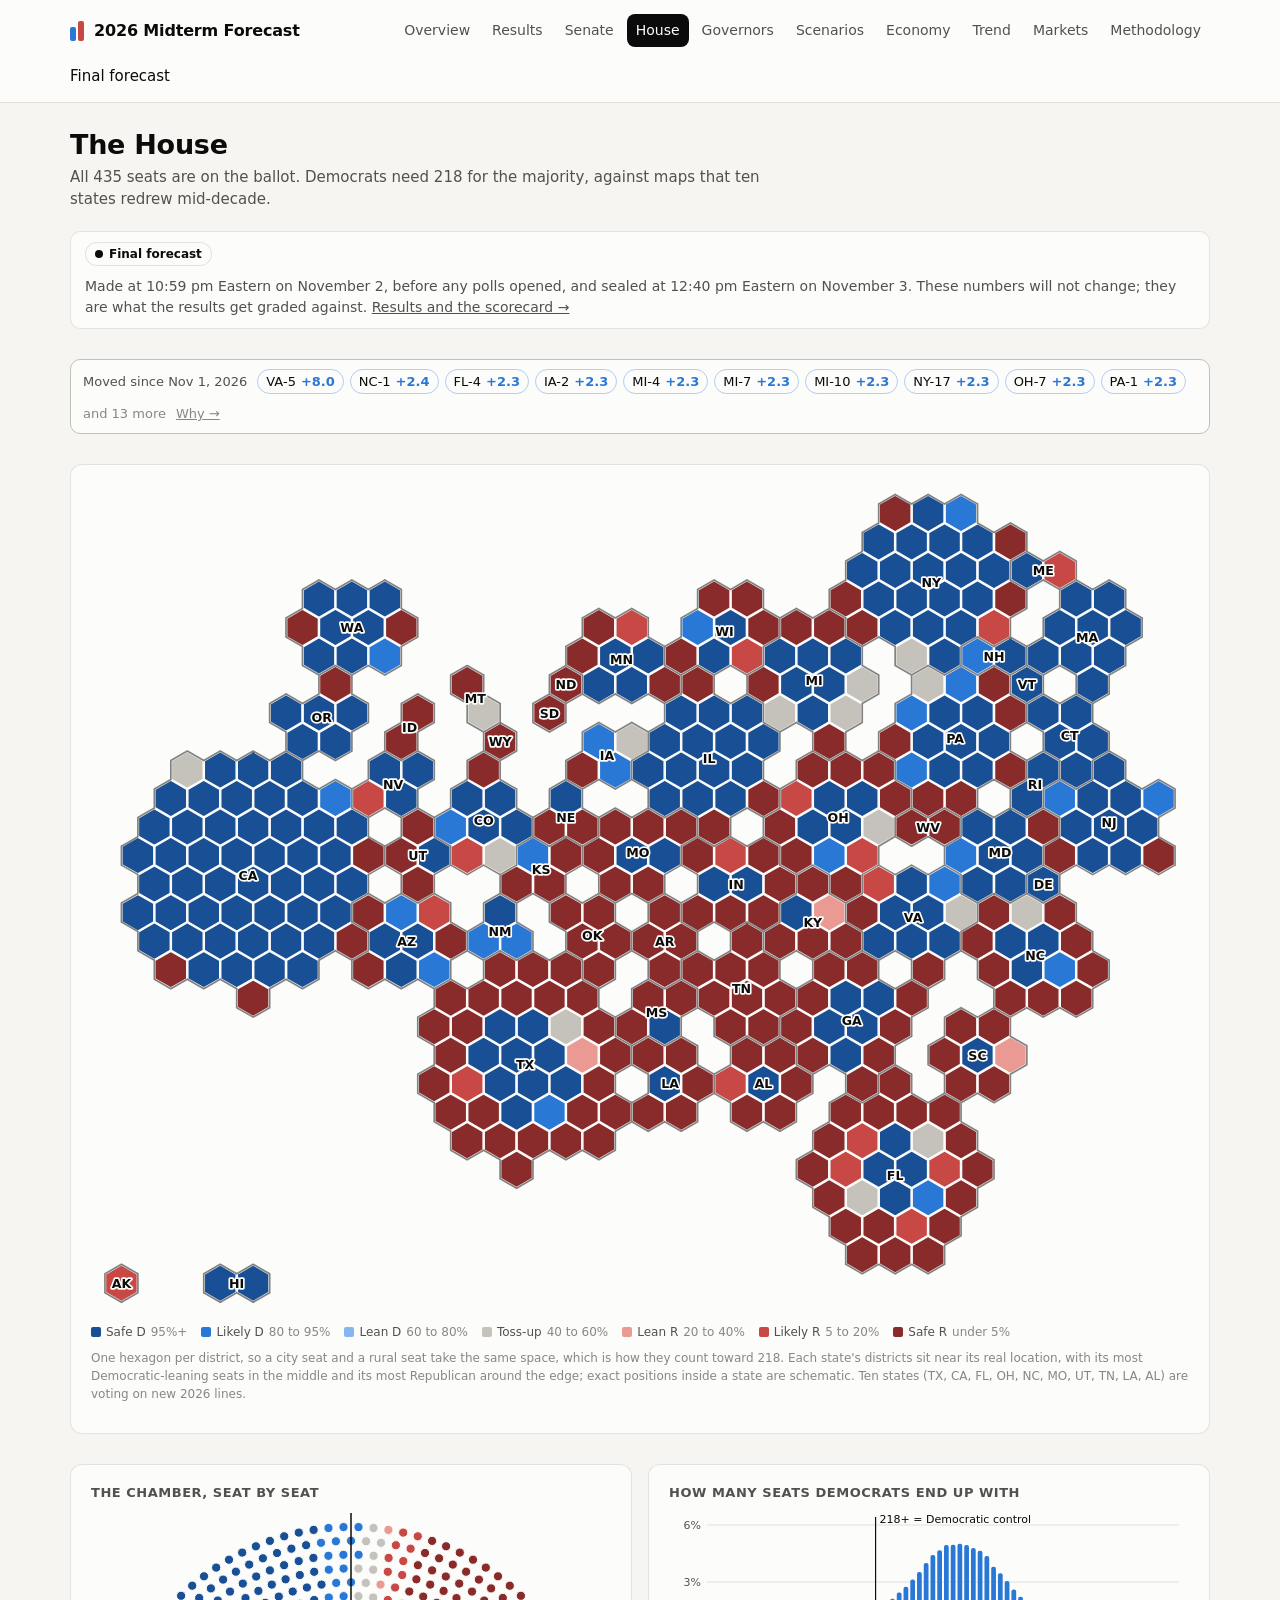
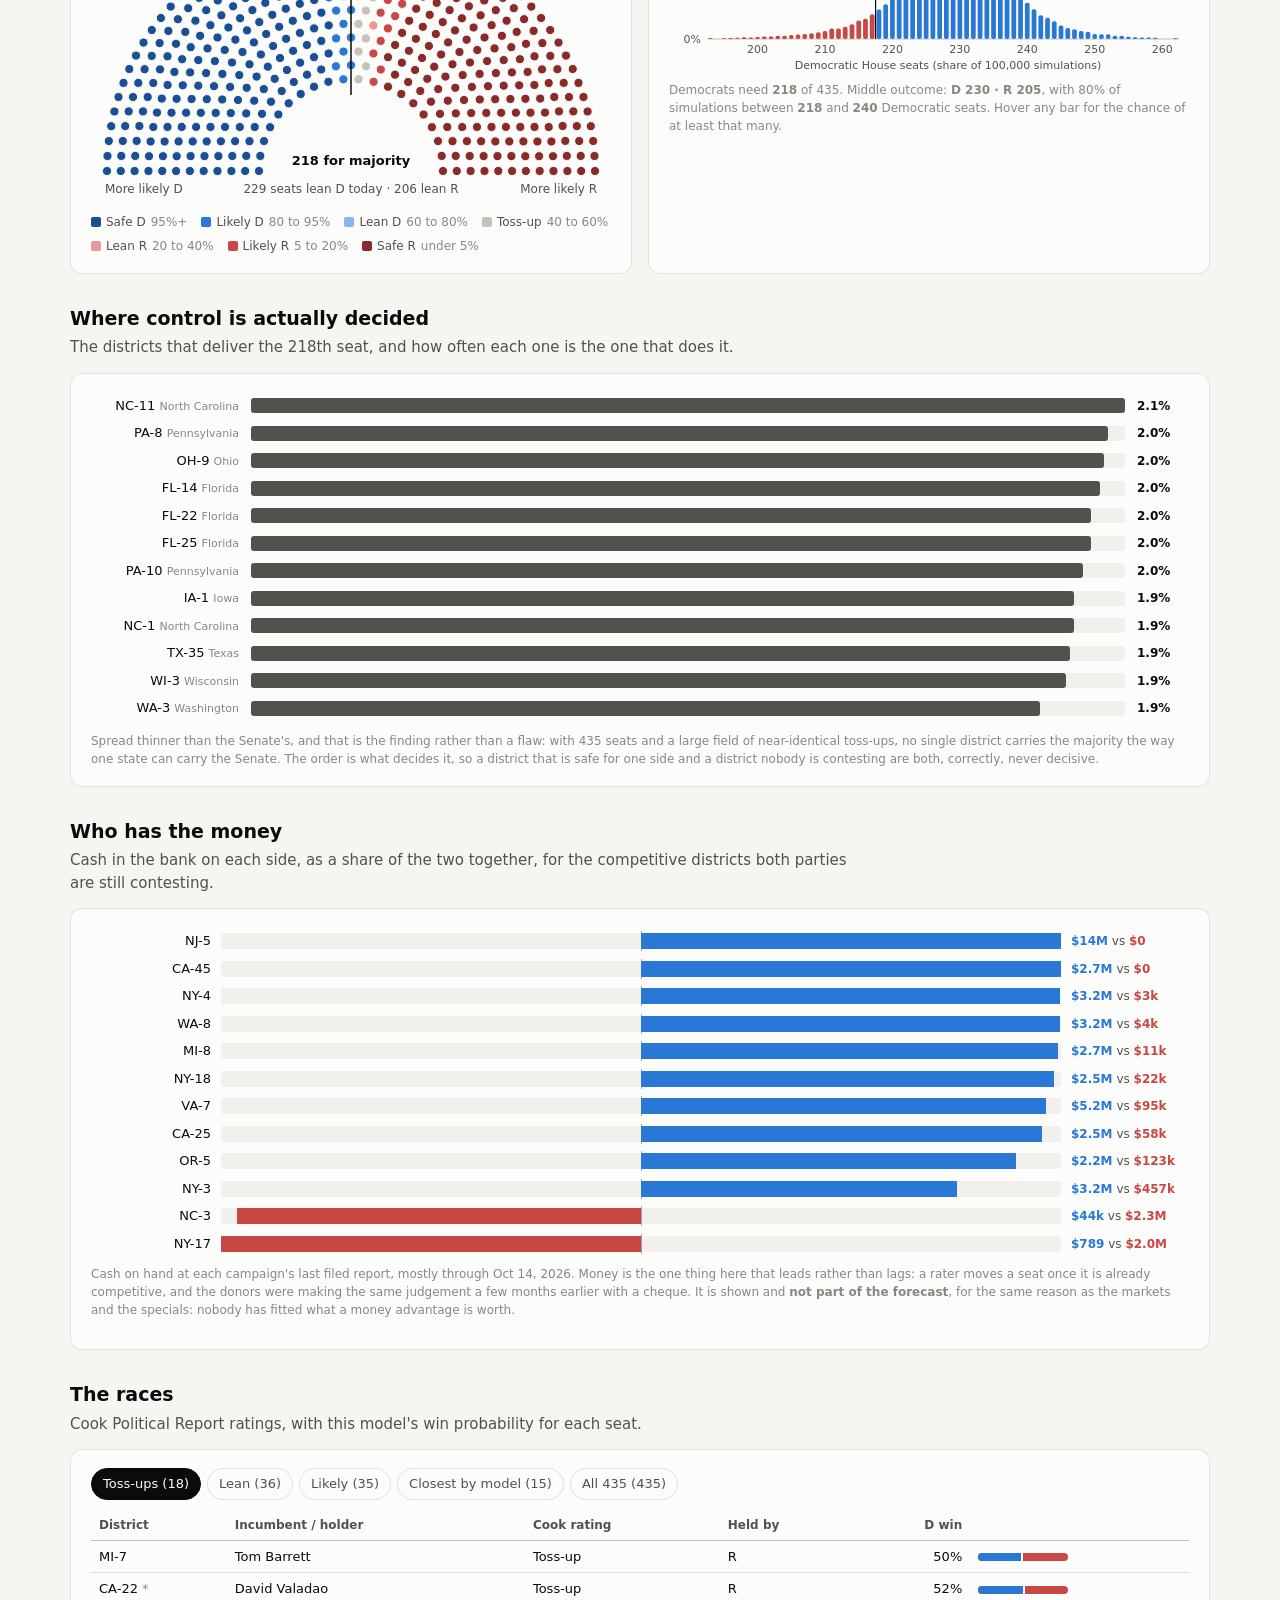
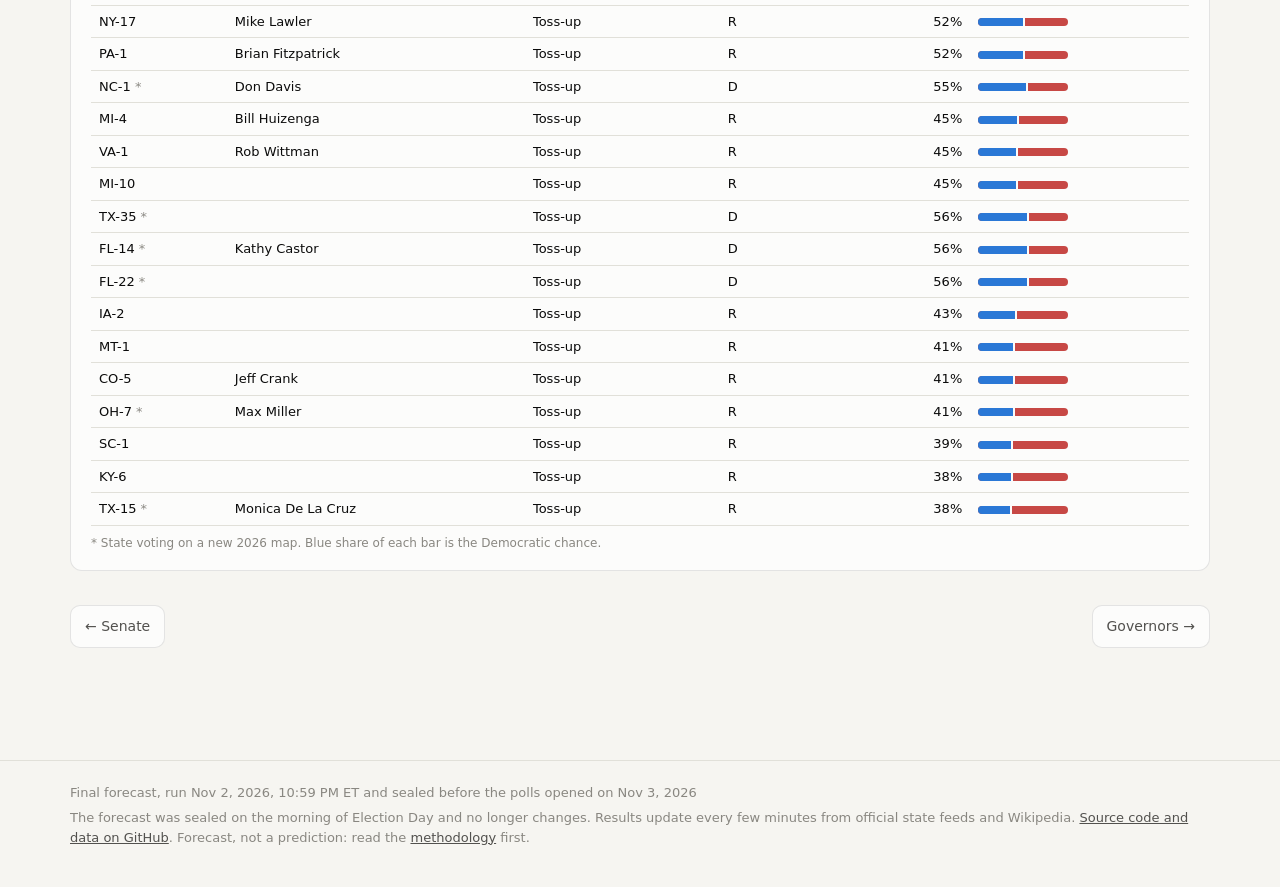
<file: site/house.html>
<!DOCTYPE html>
<html lang="en">
<head>
<meta charset="UTF-8">
<meta name="viewport" content="width=device-width, initial-scale=1">
<title>House forecast · 2026 Midterm Forecast</title>
<meta name="description" content="All 435 House districts on a hexagon map, each colored by its chance of going Democratic, with Cook ratings and win probabilities.">
<meta property="og:type" content="website">
<meta property="og:title" content="House forecast · 2026 Midterm Forecast">
<meta property="og:description" content="All 435 House districts on a hexagon map, each colored by its chance of going Democratic, with Cook ratings and win probabilities.">
<meta property="og:url" content="https://gh0stmahn-ai.github.io/house.html">
<meta property="og:image" content="https://gh0stmahn-ai.github.io/assets/og.png">
<meta property="og:image:width" content="1200">
<meta property="og:image:height" content="630">
<meta name="twitter:card" content="summary_large_image">
<meta name="twitter:title" content="House forecast · 2026 Midterm Forecast">
<meta name="twitter:description" content="All 435 House districts on a hexagon map, each colored by its chance of going Democratic, with Cook ratings and win probabilities.">
<meta name="twitter:image" content="https://gh0stmahn-ai.github.io/assets/og.png">
<link rel="icon" href="data:image/svg+xml,%3Csvg xmlns='http://www.w3.org/2000/svg' viewBox='0 0 32 32'%3E%3Crect width='32' height='32' rx='7' fill='%23f6f5f1'/%3E%3Crect x='5' y='8' width='10' height='18' rx='2' fill='%232a78d6'/%3E%3Crect x='17' y='8' width='10' height='18' rx='2' fill='%23c74845'/%3E%3C/svg%3E">
<link rel="stylesheet" href="assets/style.css?v=7c6da667">
</head>
<body>
<header class="site-head"><div class="bar">
  <a class="brand plain" href="index.html"><span class="mark"><i></i><i></i></span>2026 Midterm Forecast</a>
  <nav class="main" aria-label="Sections"><a href="index.html">Overview</a><a href="results.html">Results</a><a href="senate.html">Senate</a><a href="house.html" aria-current="page">House</a><a href="governors.html">Governors</a><a href="scenarios.html">Scenarios</a><a href="economy.html">Economy</a><a href="trend.html">Trend</a><a href="markets.html">Markets</a><a href="methodology.html">Methodology</a></nav>
  <span class="refresh" title="The final forecast is sealed and no longer re-runs">Final forecast</span>
</div></header>

<div class="wrap">
<div class="page-head">
  <h1>The House</h1>
  <div class="sub">All 435 seats are on the ballot. Democrats need 218 for the majority, against maps that ten states redrew mid-decade.</div>
</div>
<div class="final-banner" role="note">
  <span class="pill"><span class="dot" style="background:var(--ink)"></span>Final forecast</span>
  <span>Made at 10:59 pm Eastern on November 2, before any polls opened, and sealed at 12:40 pm Eastern on November 3. These numbers will not change; they are what the results get
    graded against. <a href="results.html">Results and the scorecard &#8594;</a></span>
</div>

<section>
  <div id="ribbon-house"></div>
</section>

<section>
  <div class="card">
    <svg id="map-house" role="img" aria-label="Hexagon map of all 435 House districts"></svg>
    <div class="legend" id="legend-house-map"></div>
    <p class="note">One hexagon per district, so a city seat and a rural seat take the same space, which is how they
      count toward 218. Each state's districts sit near its real location, with its most Democratic-leaning seats in
      the middle and its most Republican around the edge; exact positions inside a state are schematic. Ten states
      (TX, CA, FL, OH, NC, MO, UT, TN, LA, AL) are voting on new 2026 lines.</p>
  </div>
</section>

<section>
  <div class="grid2">
    <div class="card">
      <div class="chamber-label">The chamber, seat by seat</div>
      <svg id="hemi-house" viewBox="0 0 520 300" role="img" aria-label="House seats"></svg>
      <div class="legend" id="legend-house"></div>
    </div>
    <div class="card">
      <div class="chamber-label">How many seats Democrats end up with</div>
      <svg id="hist-house" viewBox="0 0 520 170" role="img" aria-label="Distribution of Democratic House seats"></svg>
      <p class="note" id="house-facts"></p>
    </div>
  </div>
</section>

<section>
  <h2>Where control is actually decided</h2>
  <p class="lede">The districts that deliver the 218th seat, and how often each one is the one that does it.</p>
  <div class="card">
    <div id="tip-house"></div>
    <p class="tipfoot" id="tip-house-note"></p>
  </div>
</section>

<section>
  <h2>Who has the money</h2>
  <p class="lede">Cash in the bank on each side, as a share of the two together, for the
    competitive districts both parties are still contesting.</p>
  <div class="card">
    <div id="money-house"></div>
    <p class="note" id="money-house-note"></p>
  </div>
</section>


<section>
  <h2>The races</h2>
  <p class="lede">Cook Political Report ratings, with this model's win probability for each seat.</p>
  <div class="card">
    <div class="tabs" id="house-tabs" role="group" aria-label="Filter House races"></div>
    <div class="tbl-scroll"><table id="tbl-house"></table></div>
  </div>
</section>

<div class="prev-next"><a href="senate.html">&#8592; Senate</a><a href="governors.html">Governors &#8594;</a></div>
</div>

<footer class="site"><div class="wrap" style="padding-bottom:0">
  <div id="foot-updated"></div>
  <div style="margin-top:6px">The forecast was sealed on the morning of Election Day and no longer changes. Results update every few minutes from official state feeds and Wikipedia.
    <a href="https://github.com/Gh0stmahn-ai/cd-election-agent">Source code and data on GitHub</a>.
    Forecast, not a prediction: read the <a href="methodology.html">methodology</a> first.</div>
</div></footer>

<script src="assets/app.js?v=7c6da667"></script>
<script>
const PAGE_DATA = {"site":{"timestamp":"2026-11-03T03:59:09.768138+00:00","status":"success","final":true},"house":{"dem_control_prob":0.9069,"mean_dem_seats":229.21,"majority":218,"percentiles":{"5":213,"10":218,"25":224,"50":230,"75":235,"90":240,"95":244},"histogram":{"152":1e-05,"153":1e-05,"154":2e-05,"155":4e-05,"156":2e-05,"157":2e-05,"158":2e-05,"159":3e-05,"160":3e-05,"161":5e-05,"162":6e-05,"163":1e-05,"164":3e-05,"165":6e-05,"166":4e-05,"167":5e-05,"168":5e-05,"169":4e-05,"170":6e-05,"171":4e-05,"172":3e-05,"173":7e-05,"174":0.00011,"175":0.00012,"176":0.0001,"177":0.00013,"178":0.00013,"179":8e-05,"180":0.00022,"181":0.00019,"182":0.00013,"183":0.00029,"184":0.00022,"185":0.00022,"186":0.00016,"187":0.00025,"188":0.00027,"189":0.00022,"190":0.00028,"191":0.00035,"192":0.00047,"193":0.00053,"194":0.00044,"195":0.00051,"196":0.00055,"197":0.00068,"198":0.00091,"199":0.00081,"200":0.00103,"201":0.00133,"202":0.00137,"203":0.00168,"204":0.00171,"205":0.00214,"206":0.00233,"207":0.00257,"208":0.00305,"209":0.00361,"210":0.00419,"211":0.00556,"212":0.00551,"213":0.00646,"214":0.00777,"215":0.00974,"216":0.01069,"217":0.01297,"218":0.01559,"219":0.01824,"220":0.02122,"221":0.02446,"222":0.02752,"223":0.03137,"224":0.03525,"225":0.04006,"226":0.04424,"227":0.04671,"228":0.04945,"229":0.04965,"230":0.05009,"231":0.04946,"232":0.04788,"233":0.04641,"234":0.04367,"235":0.03802,"236":0.03458,"237":0.03055,"238":0.02599,"239":0.02225,"240":0.01904,"241":0.01569,"242":0.01256,"243":0.01124,"244":0.00938,"245":0.00713,"246":0.00583,"247":0.00511,"248":0.00421,"249":0.00378,"250":0.00269,"251":0.00254,"252":0.00245,"253":0.00165,"254":0.00165,"255":0.00122,"256":0.00094,"257":0.00083,"258":0.0008,"259":0.00068,"260":0.00044,"261":0.00049,"262":0.00051,"263":0.00032,"264":0.0004,"265":0.00022,"266":0.00035,"267":0.00022,"268":0.00022,"269":0.0001,"270":0.00016,"271":0.00015,"272":0.00012,"273":9e-05,"274":9e-05,"275":0.00011,"276":7e-05,"277":8e-05,"278":3e-05,"279":7e-05,"280":4e-05,"281":7e-05,"282":6e-05,"283":3e-05,"284":6e-05,"285":3e-05,"286":3e-05,"287":4e-05,"289":1e-05},"district_probs":{"AK-AL":0.0997,"AL-1":0.0,"AL-2":0.0906,"AL-3":0.0,"AL-4":0.0,"AL-5":0.0,"AL-6":0.0,"AL-7":0.9995,"AR-1":0.0,"AR-2":0.0212,"AR-3":0.0,"AR-4":0.0,"AZ-1":0.9092,"AZ-2":0.0944,"AZ-3":1.0,"AZ-4":0.9721,"AZ-5":0.0003,"AZ-6":0.9159,"AZ-7":0.9999,"AZ-8":0.0012,"AZ-9":0.0,"CA-1":0.9936,"CA-2":0.9999,"CA-3":0.9877,"CA-4":0.9968,"CA-5":0.0004,"CA-6":0.9799,"CA-7":0.9936,"CA-8":1.0,"CA-9":0.9968,"CA-10":1.0,"CA-11":1.0,"CA-12":1.0,"CA-13":0.9671,"CA-14":1.0,"CA-15":1.0,"CA-16":1.0,"CA-17":1.0,"CA-18":1.0,"CA-19":1.0,"CA-20":0.0,"CA-21":0.9787,"CA-22":0.5162,"CA-23":0.0009,"CA-24":0.9999,"CA-25":0.9652,"CA-26":0.998,"CA-27":0.9875,"CA-28":0.9999,"CA-29":1.0,"CA-30":1.0,"CA-31":0.9964,"CA-32":1.0,"CA-33":0.9935,"CA-34":1.0,"CA-35":0.988,"CA-36":1.0,"CA-37":1.0,"CA-38":0.9965,"CA-39":0.994,"CA-40":0.0067,"CA-41":0.9981,"CA-42":0.9968,"CA-43":1.0,"CA-44":1.0,"CA-45":0.9707,"CA-46":0.9992,"CA-47":0.9878,"CA-48":0.9066,"CA-49":0.9939,"CA-50":0.9992,"CA-51":0.999,"CA-52":0.9997,"CO-1":1.0,"CO-2":1.0,"CO-3":0.0295,"CO-4":0.0827,"CO-5":0.4108,"CO-6":0.9997,"CO-7":0.9981,"CO-8":0.9141,"CT-1":0.9999,"CT-2":0.971,"CT-3":0.9978,"CT-4":1.0,"CT-5":0.9516,"DE-AL":0.9981,"FL-1":0.0,"FL-2":0.0011,"FL-3":0.0003,"FL-4":0.029,"FL-5":0.0003,"FL-6":0.0001,"FL-7":0.111,"FL-8":0.0011,"FL-9":0.0881,"FL-10":0.9999,"FL-11":0.0024,"FL-12":0.0023,"FL-13":0.1031,"FL-14":0.5639,"FL-15":0.0006,"FL-16":0.027,"FL-17":0.0003,"FL-18":0.0012,"FL-19":0.0001,"FL-20":1.0,"FL-21":0.0023,"FL-22":0.5641,"FL-23":0.9989,"FL-24":1.0,"FL-25":0.8924,"FL-26":0.0022,"FL-27":0.1015,"FL-28":0.0004,"GA-1":0.0011,"GA-2":0.9712,"GA-3":0.0,"GA-4":1.0,"GA-5":1.0,"GA-6":1.0,"GA-7":0.0002,"GA-8":0.0,"GA-9":0.0,"GA-10":0.0002,"GA-11":0.0001,"GA-12":0.0023,"GA-13":1.0,"GA-14":0.0,"HI-1":0.9999,"HI-2":0.9997,"IA-1":0.8748,"IA-2":0.4327,"IA-3":0.892,"IA-4":0.0,"ID-1":0.0,"ID-2":0.0,"IL-1":1.0,"IL-2":1.0,"IL-3":1.0,"IL-4":1.0,"IL-5":1.0,"IL-6":0.9539,"IL-7":1.0,"IL-8":0.984,"IL-9":1.0,"IL-10":0.9999,"IL-11":0.9916,"IL-12":0.0,"IL-13":0.985,"IL-14":0.9523,"IL-15":0.0,"IL-16":0.0002,"IL-17":0.9533,"IN-1":0.9749,"IN-2":0.0,"IN-3":0.0,"IN-4":0.0,"IN-5":0.0901,"IN-6":0.0,"IN-7":1.0,"IN-8":0.0,"IN-9":0.0,"KS-1":0.0,"KS-2":0.0162,"KS-3":0.9261,"KS-4":0.0001,"KY-1":0.0,"KY-2":0.0,"KY-3":0.9994,"KY-4":0.0,"KY-5":0.0,"KY-6":0.3823,"LA-1":0.0,"LA-2":1.0,"LA-3":0.0,"LA-4":0.0,"LA-5":0.0,"LA-6":0.0,"MA-1":0.998,"MA-2":0.9999,"MA-3":0.9998,"MA-4":0.9997,"MA-5":1.0,"MA-6":0.9998,"MA-7":1.0,"MA-8":1.0,"MA-9":0.9915,"MD-1":0.0014,"MD-2":0.9993,"MD-3":0.9998,"MD-4":1.0,"MD-5":1.0,"MD-6":0.9477,"MD-7":1.0,"MD-8":1.0,"ME-1":0.9997,"ME-2":0.1285,"MI-1":0.0002,"MI-2":0.0,"MI-3":0.9729,"MI-4":0.4482,"MI-5":0.0,"MI-6":0.9999,"MI-7":0.4993,"MI-8":0.9718,"MI-9":0.0,"MI-10":0.4463,"MI-11":0.9991,"MI-12":1.0,"MI-13":1.0,"MN-1":0.1006,"MN-2":0.9822,"MN-3":0.9998,"MN-4":1.0,"MN-5":1.0,"MN-6":0.0004,"MN-7":0.0,"MN-8":0.0022,"MO-1":1.0,"MO-2":0.0237,"MO-3":0.0,"MO-4":0.0,"MO-5":1.0,"MO-6":0.0,"MO-7":0.0,"MO-8":0.0,"MS-1":0.0,"MS-2":0.9998,"MS-3":0.0,"MS-4":0.0,"MT-1":0.4115,"MT-2":0.0,"NC-1":0.5505,"NC-2":1.0,"NC-3":0.0251,"NC-4":1.0,"NC-5":0.0181,"NC-6":0.0006,"NC-7":0.0229,"NC-8":0.0004,"NC-9":0.0201,"NC-10":0.0006,"NC-11":0.8773,"NC-12":1.0,"NC-13":0.0207,"NC-14":0.02,"ND-AL":0.0,"NE-1":0.0254,"NE-2":0.9809,"NE-3":0.0,"NH-1":0.9784,"NH-2":0.9224,"NJ-1":0.9993,"NJ-2":0.0325,"NJ-3":0.983,"NJ-4":0.0,"NJ-5":0.9197,"NJ-6":0.983,"NJ-7":0.9064,"NJ-8":1.0,"NJ-9":0.9744,"NJ-10":1.0,"NJ-11":0.9825,"NJ-12":0.9999,"NM-1":0.9946,"NM-2":0.8994,"NM-3":0.9454,"NV-1":0.9777,"NV-2":0.0945,"NV-3":0.9752,"NV-4":0.978,"NY-1":0.0177,"NY-2":0.0053,"NY-3":0.9708,"NY-4":0.975,"NY-5":1.0,"NY-6":0.9909,"NY-7":1.0,"NY-8":1.0,"NY-9":1.0,"NY-10":1.0,"NY-11":0.0004,"NY-12":1.0,"NY-13":1.0,"NY-14":1.0,"NY-15":1.0,"NY-16":1.0,"NY-17":0.5196,"NY-18":0.9204,"NY-19":0.9718,"NY-20":0.9975,"NY-21":0.0796,"NY-22":0.9712,"NY-23":0.0003,"NY-24":0.0002,"NY-25":0.9993,"NY-26":0.9996,"OH-1":0.9703,"OH-2":0.0,"OH-3":1.0,"OH-4":0.0,"OH-5":0.0001,"OH-6":0.0,"OH-7":0.4099,"OH-8":0.0011,"OH-9":0.8731,"OH-10":0.122,"OH-11":1.0,"OH-12":0.0,"OH-13":0.9782,"OH-14":0.0004,"OH-15":0.1127,"OK-1":0.0001,"OK-2":0.0,"OK-3":0.0,"OK-4":0.0,"OK-5":0.0005,"OR-1":1.0,"OR-2":0.0001,"OR-3":1.0,"OR-4":0.9921,"OR-5":0.9734,"OR-6":0.9921,"PA-1":0.5233,"PA-2":1.0,"PA-3":1.0,"PA-4":0.9979,"PA-5":1.0,"PA-6":0.9916,"PA-7":0.9091,"PA-8":0.8865,"PA-9":0.0,"PA-10":0.8946,"PA-11":0.0002,"PA-12":0.9996,"PA-13":0.0,"PA-14":0.0,"PA-15":0.0,"PA-16":0.0001,"PA-17":0.9537,"RI-1":1.0,"RI-2":0.9735,"SC-1":0.3898,"SC-2":0.0022,"SC-3":0.0,"SC-4":0.0001,"SC-5":0.0002,"SC-6":0.9999,"SC-7":0.0001,"SD-AL":0.0,"TN-1":0.0,"TN-2":0.0,"TN-3":0.0,"TN-4":0.0002,"TN-5":0.0003,"TN-6":0.0001,"TN-7":0.0001,"TN-8":0.0002,"TN-9":0.0185,"TX-1":0.0,"TX-2":0.0002,"TX-3":0.0002,"TX-4":0.0002,"TX-5":0.0004,"TX-6":0.0002,"TX-7":0.9999,"TX-8":0.0001,"TX-9":0.0251,"TX-10":0.0005,"TX-11":0.0,"TX-12":0.0002,"TX-13":0.0,"TX-14":0.0001,"TX-15":0.3799,"TX-16":0.9997,"TX-17":0.0004,"TX-18":1.0,"TX-19":0.0,"TX-20":1.0,"TX-21":0.0005,"TX-22":0.0002,"TX-23":0.1072,"TX-24":0.0015,"TX-25":0.0003,"TX-26":0.0002,"TX-27":0.0005,"TX-28":0.957,"TX-29":1.0,"TX-30":1.0,"TX-31":0.0001,"TX-32":0.0016,"TX-33":1.0,"TX-34":0.8803,"TX-35":0.5602,"TX-36":0.0002,"TX-37":1.0,"TX-38":0.0004,"UT-1":1.0,"UT-2":0.0,"UT-3":0.0,"UT-4":0.0,"VA-1":0.4467,"VA-2":0.9131,"VA-3":1.0,"VA-4":1.0,"VA-5":0.1033,"VA-6":0.0001,"VA-7":0.9787,"VA-8":1.0,"VA-9":0.0,"VA-10":0.9916,"VA-11":1.0,"VT-AL":1.0,"WA-1":1.0,"WA-2":0.9999,"WA-3":0.9035,"WA-4":0.0003,"WA-5":0.0273,"WA-6":0.9997,"WA-7":1.0,"WA-8":0.9555,"WA-9":1.0,"WA-10":0.999,"WI-1":0.1405,"WI-2":1.0,"WI-3":0.8907,"WI-4":1.0,"WI-5":0.0002,"WI-6":0.0015,"WI-7":0.0002,"WI-8":0.0011,"WV-1":0.0,"WV-2":0.0,"WY-AL":0.0},"district_tipping":{"AK-AL":0.0018,"AL-2":0.0015,"AZ-1":0.0174,"AZ-2":0.0017,"AZ-4":0.0054,"AZ-6":0.0181,"CA-1":0.0014,"CA-3":0.0021,"CA-4":0.0008,"CA-6":0.0036,"CA-7":0.0014,"CA-9":0.0007,"CA-13":0.0076,"CA-21":0.0033,"CA-22":0.0179,"CA-25":0.0055,"CA-27":0.0022,"CA-31":0.0006,"CA-33":0.0012,"CA-35":0.0023,"CA-38":0.0006,"CA-39":0.0015,"CA-42":0.0007,"CA-45":0.0067,"CA-47":0.0022,"CA-48":0.0149,"CA-49":0.0013,"CO-4":0.0012,"CO-5":0.0137,"CO-8":0.0175,"CT-2":0.0049,"CT-3":0.0006,"CT-5":0.008,"DE-AL":0.0005,"FL-7":0.002,"FL-9":0.0013,"FL-13":0.0018,"FL-14":0.02,"FL-22":0.0198,"FL-25":0.0198,"FL-27":0.0017,"GA-2":0.0054,"IA-1":0.0194,"IA-2":0.0138,"IA-3":0.0185,"IL-6":0.0079,"IL-8":0.0036,"IL-11":0.0019,"IL-13":0.0034,"IL-14":0.0079,"IL-17":0.0081,"IN-1":0.0079,"IN-5":0.0018,"KS-3":0.0104,"KY-6":0.0123,"MA-1":0.0006,"MA-9":0.002,"MD-6":0.0081,"ME-2":0.0028,"MI-3":0.0057,"MI-4":0.0145,"MI-7":0.0166,"MI-8":0.0089,"MI-10":0.0146,"MN-1":0.0018,"MN-2":0.0066,"MT-1":0.013,"NC-1":0.0194,"NC-11":0.0206,"NE-2":0.0065,"NH-1":0.0071,"NH-2":0.0113,"NJ-3":0.0035,"NJ-5":0.0106,"NJ-6":0.0036,"NJ-7":0.017,"NJ-9":0.0065,"NJ-11":0.0036,"NM-1":0.0011,"NM-2":0.0164,"NM-3":0.0078,"NV-1":0.0063,"NV-2":0.0013,"NV-3":0.0067,"NV-4":0.0068,"NY-3":0.008,"NY-4":0.0066,"NY-6":0.0021,"NY-17":0.0176,"NY-18":0.0105,"NY-19":0.0073,"NY-20":0.0007,"NY-21":0.0012,"NY-22":0.0057,"OH-1":0.009,"OH-7":0.0132,"OH-9":0.0201,"OH-10":0.0024,"OH-13":0.0074,"OH-15":0.0025,"OR-4":0.0019,"OR-5":0.0056,"OR-6":0.0021,"PA-1":0.0178,"PA-6":0.0018,"PA-7":0.0177,"PA-8":0.0202,"PA-10":0.0196,"PA-17":0.0078,"RI-2":0.0057,"SC-1":0.0131,"TX-15":0.012,"TX-23":0.0018,"TX-28":0.0103,"TX-34":0.0184,"TX-35":0.0193,"VA-1":0.0151,"VA-2":0.0176,"VA-5":0.0017,"VA-7":0.0062,"VA-10":0.0021,"WA-3":0.0186,"WA-8":0.0079,"WI-1":0.0032,"WI-3":0.0192},"district_ratings":{"AK-AL":"NR","AL-1":"SR","AL-2":"NR","AL-3":"SR","AL-4":"SR","AL-5":"SR","AL-6":"SR","AL-7":"SD","AR-1":"SR","AR-2":"LR","AR-3":"SR","AR-4":"SR","AZ-1":"ND","AZ-2":"NR","AZ-3":"SD","AZ-4":"SD","AZ-5":"SR","AZ-6":"ND","AZ-7":"SD","AZ-8":"SR","AZ-9":"SR","CA-1":"SD","CA-2":"SD","CA-3":"SD","CA-4":"SD","CA-5":"SR","CA-6":"SD","CA-7":"SD","CA-8":"SD","CA-9":"SD","CA-10":"SD","CA-11":"SD","CA-12":"SD","CA-13":"LD","CA-14":"SD","CA-15":"SD","CA-16":"SD","CA-17":"SD","CA-18":"SD","CA-19":"SD","CA-20":"SR","CA-21":"SD","CA-22":"TR","CA-23":"SR","CA-24":"SD","CA-25":"SD","CA-26":"SD","CA-27":"SD","CA-28":"SD","CA-29":"SD","CA-30":"SD","CA-31":"SD","CA-32":"SD","CA-33":"SD","CA-34":"SD","CA-35":"SD","CA-36":"SD","CA-37":"SD","CA-38":"SD","CA-39":"SD","CA-40":"SR","CA-41":"SD","CA-42":"SD","CA-43":"SD","CA-44":"SD","CA-45":"LD","CA-46":"SD","CA-47":"SD","CA-48":"ND","CA-49":"SD","CA-50":"SD","CA-51":"SD","CA-52":"SD","CO-1":"SD","CO-2":"SD","CO-3":"LR","CO-4":"NR","CO-5":"TR","CO-6":"SD","CO-7":"SD","CO-8":"ND","CT-1":"SD","CT-2":"SD","CT-3":"SD","CT-4":"SD","CT-5":"SD","DE-AL":"SD","FL-1":"SR","FL-2":"SR","FL-3":"SR","FL-4":"LR","FL-5":"SR","FL-6":"SR","FL-7":"NR","FL-8":"SR","FL-9":"NR","FL-10":"SD","FL-11":"SR","FL-12":"SR","FL-13":"NR","FL-14":"TD","FL-15":"SR","FL-16":"LR","FL-17":"SR","FL-18":"SR","FL-19":"SR","FL-20":"SD","FL-21":"SR","FL-22":"TD","FL-23":"SD","FL-24":"SD","FL-25":"ND","FL-26":"SR","FL-27":"NR","FL-28":"SR","GA-1":"SR","GA-2":"SD","GA-3":"SR","GA-4":"SD","GA-5":"SD","GA-6":"SD","GA-7":"SR","GA-8":"SR","GA-9":"SR","GA-10":"SR","GA-11":"SR","GA-12":"SR","GA-13":"SD","GA-14":"SR","HI-1":"SD","HI-2":"SD","IA-1":"ND","IA-2":"TR","IA-3":"ND","IA-4":"SR","ID-1":"SR","ID-2":"SR","IL-1":"SD","IL-2":"SD","IL-3":"SD","IL-4":"SD","IL-5":"SD","IL-6":"SD","IL-7":"SD","IL-8":"SD","IL-9":"SD","IL-10":"SD","IL-11":"SD","IL-12":"SR","IL-13":"SD","IL-14":"SD","IL-15":"SR","IL-16":"SR","IL-17":"SD","IN-1":"LD","IN-2":"SR","IN-3":"SR","IN-4":"SR","IN-5":"NR","IN-6":"SR","IN-7":"SD","IN-8":"SR","IN-9":"SR","KS-1":"SR","KS-2":"LR","KS-3":"SD","KS-4":"SR","KY-1":"SR","KY-2":"SR","KY-3":"SD","KY-4":"SR","KY-5":"SR","KY-6":"TR","LA-1":"SR","LA-2":"SD","LA-3":"SR","LA-4":"SR","LA-5":"SR","LA-6":"SR","MA-1":"SD","MA-2":"SD","MA-3":"SD","MA-4":"SD","MA-5":"SD","MA-6":"SD","MA-7":"SD","MA-8":"SD","MA-9":"SD","MD-1":"SR","MD-2":"SD","MD-3":"SD","MD-4":"SD","MD-5":"SD","MD-6":"SD","MD-7":"SD","MD-8":"SD","ME-1":"SD","ME-2":"NR","MI-1":"SR","MI-2":"SR","MI-3":"SD","MI-4":"TR","MI-5":"SR","MI-6":"SD","MI-7":"TR","MI-8":"LD","MI-9":"SR","MI-10":"TR","MI-11":"SD","MI-12":"SD","MI-13":"SD","MN-1":"NR","MN-2":"LD","MN-3":"SD","MN-4":"SD","MN-5":"SD","MN-6":"SR","MN-7":"SR","MN-8":"SR","MO-1":"SD","MO-2":"LR","MO-3":"SR","MO-4":"SR","MO-5":"SD","MO-6":"SR","MO-7":"SR","MO-8":"SR","MS-1":"SR","MS-2":"SD","MS-3":"SR","MS-4":"SR","MT-1":"TR","MT-2":"SR","NC-1":"TD","NC-2":"SD","NC-3":"LR","NC-4":"SD","NC-5":"LR","NC-6":"SR","NC-7":"LR","NC-8":"SR","NC-9":"LR","NC-10":"SR","NC-11":"ND","NC-12":"SD","NC-13":"LR","NC-14":"LR","ND-AL":"SR","NE-1":"LR","NE-2":"LD","NE-3":"SR","NH-1":"LD","NH-2":"SD","NJ-1":"SD","NJ-2":"LR","NJ-3":"SD","NJ-4":"SR","NJ-5":"SD","NJ-6":"SD","NJ-7":"ND","NJ-8":"SD","NJ-9":"LD","NJ-10":"SD","NJ-11":"SD","NJ-12":"SD","NM-1":"SD","NM-2":"ND","NM-3":"SD","NV-1":"LD","NV-2":"NR","NV-3":"LD","NV-4":"LD","NY-1":"SR","NY-2":"SR","NY-3":"LD","NY-4":"LD","NY-5":"SD","NY-6":"SD","NY-7":"SD","NY-8":"SD","NY-9":"SD","NY-10":"SD","NY-11":"SR","NY-12":"SD","NY-13":"SD","NY-14":"SD","NY-15":"SD","NY-16":"SD","NY-17":"TR","NY-18":"SD","NY-19":"LD","NY-20":"SD","NY-21":"NR","NY-22":"SD","NY-23":"SR","NY-24":"SR","NY-25":"SD","NY-26":"SD","OH-1":"LD","OH-2":"SR","OH-3":"SD","OH-4":"SR","OH-5":"SR","OH-6":"SR","OH-7":"TR","OH-8":"SR","OH-9":"ND","OH-10":"NR","OH-11":"SD","OH-12":"SR","OH-13":"LD","OH-14":"SR","OH-15":"NR","OK-1":"SR","OK-2":"SR","OK-3":"SR","OK-4":"SR","OK-5":"SR","OR-1":"SD","OR-2":"SR","OR-3":"SD","OR-4":"SD","OR-5":"SD","OR-6":"SD","PA-1":"TR","PA-2":"SD","PA-3":"SD","PA-4":"SD","PA-5":"SD","PA-6":"SD","PA-7":"ND","PA-8":"ND","PA-9":"SR","PA-10":"ND","PA-11":"SR","PA-12":"SD","PA-13":"SR","PA-14":"SR","PA-15":"SR","PA-16":"SR","PA-17":"SD","RI-1":"SD","RI-2":"SD","SC-1":"TR","SC-2":"SR","SC-3":"SR","SC-4":"SR","SC-5":"SR","SC-6":"SD","SC-7":"SR","SD-AL":"SR","TN-1":"SR","TN-2":"SR","TN-3":"SR","TN-4":"SR","TN-5":"SR","TN-6":"SR","TN-7":"SR","TN-8":"SR","TN-9":"LR","TX-1":"SR","TX-2":"SR","TX-3":"SR","TX-4":"SR","TX-5":"SR","TX-6":"SR","TX-7":"SD","TX-8":"SR","TX-9":"LR","TX-10":"SR","TX-11":"SR","TX-12":"SR","TX-13":"SR","TX-14":"SR","TX-15":"TR","TX-16":"SD","TX-17":"SR","TX-18":"SD","TX-19":"SR","TX-20":"SD","TX-21":"SR","TX-22":"SR","TX-23":"NR","TX-24":"SR","TX-25":"SR","TX-26":"SR","TX-27":"SR","TX-28":"LD","TX-29":"SD","TX-30":"SD","TX-31":"SR","TX-32":"SR","TX-33":"SD","TX-34":"ND","TX-35":"TD","TX-36":"SR","TX-37":"SD","TX-38":"SR","UT-1":"SD","UT-2":"SR","UT-3":"SR","UT-4":"SR","VA-1":"TR","VA-2":"ND","VA-3":"SD","VA-4":"SD","VA-5":"NR","VA-6":"SR","VA-7":"LD","VA-8":"SD","VA-9":"SR","VA-10":"SD","VA-11":"SD","VT-AL":"SD","WA-1":"SD","WA-2":"SD","WA-3":"ND","WA-4":"SR","WA-5":"LR","WA-6":"SD","WA-7":"SD","WA-8":"SD","WA-9":"SD","WA-10":"SD","WI-1":"NR","WI-2":"SD","WI-3":"ND","WI-4":"SD","WI-5":"SR","WI-6":"SR","WI-7":"SR","WI-8":"SR","WV-1":"SR","WV-2":"SR","WY-AL":"SR"},"ratings_as_of":"2026-11-03","ratings_source":"Cook Political Report House ratings of Nov 2, 2026, via Wikipedia (revision 1383517754); unlisted seats Solid for the party the 2026 PVI favours"},"meta":{"AK-AL":{"state":"AK","held_by":"R","incumbent":null,"redrawn":false,"dem":"Eric Hafner","rep":"Nick Begich III"},"AL-1":{"state":"AL","held_by":"R","incumbent":null,"redrawn":true,"dem":"Clyde Jones Jr.","rep":"Jerry Carl"},"AL-2":{"state":"AL","held_by":"D","incumbent":"Shomari Figures","redrawn":true,"dem":"Shomari Figures","rep":"Rhett Marques"},"AL-3":{"state":"AL","held_by":"R","incumbent":"Mike Rogers","redrawn":true,"dem":"Lee McInnis","rep":"Mike Rogers"},"AL-4":{"state":"AL","held_by":"R","incumbent":"Robert Aderholt","redrawn":true,"dem":"Amanda Pusczek","rep":"Robert Aderholt"},"AL-5":{"state":"AL","held_by":"R","incumbent":"Dale Strong","redrawn":true,"dem":"Andrew Sneed","rep":"Dale Strong"},"AL-6":{"state":"AL","held_by":"R","incumbent":"Gary Palmer","redrawn":true,"dem":"Maurice Mercer","rep":"Gary Palmer"},"AL-7":{"state":"AL","held_by":"D","incumbent":"Terri Sewell","redrawn":true,"dem":"Terri Sewell","rep":"Ammie Akin"},"AR-1":{"state":"AR","held_by":"R","incumbent":"Rick Crawford","redrawn":false,"dem":"Terri Green","rep":"Rick Crawford"},"AR-2":{"state":"AR","held_by":"R","incumbent":"French Hill","redrawn":false,"dem":"Chris Jones","rep":"French Hill"},"AR-3":{"state":"AR","held_by":"R","incumbent":"Steve Womack","redrawn":false,"dem":"Robb Ryerse","rep":"Steve Womack"},"AR-4":{"state":"AR","held_by":"R","incumbent":"Bruce Westerman","redrawn":false,"dem":"James Russell","rep":"Bruce Westerman"},"AZ-1":{"state":"AZ","held_by":"R","incumbent":null,"redrawn":false,"dem":"Amish Shah","rep":"Jay Feely"},"AZ-2":{"state":"AZ","held_by":"R","incumbent":"Eli Crane","redrawn":false,"dem":"Jonathan Nez","rep":"Eli Crane"},"AZ-3":{"state":"AZ","held_by":"D","incumbent":"Yassamin Ansari","redrawn":false,"dem":"Yassamin Ansari","rep":null},"AZ-4":{"state":"AZ","held_by":"D","incumbent":"Greg Stanton","redrawn":false,"dem":"Greg Stanton","rep":"Zuhdi Jasser"},"AZ-5":{"state":"AZ","held_by":"R","incumbent":null,"redrawn":false,"dem":"Elizabeth Lee","rep":"Mark Lamb"},"AZ-6":{"state":"AZ","held_by":"R","incumbent":"Juan Ciscomani","redrawn":false,"dem":"JoAnna Mendoza","rep":"Juan Ciscomani"},"AZ-7":{"state":"AZ","held_by":"D","incumbent":"Adelita Grijalva","redrawn":false,"dem":"Adelita Grijalva","rep":"Daniel Butierez"},"AZ-8":{"state":"AZ","held_by":"R","incumbent":"Abraham Hamadeh","redrawn":false,"dem":"Bernadette Greene-Placentia","rep":"Abraham Hamadeh"},"AZ-9":{"state":"AZ","held_by":"R","incumbent":"Paul Gosar","redrawn":false,"dem":"Dani Sterbinsky","rep":"Paul Gosar"},"CA-1":{"state":"CA","held_by":"R","incumbent":"James Gallagher","redrawn":true,"dem":"Mike McGuire","rep":"James Gallagher"},"CA-2":{"state":"CA","held_by":"D","incumbent":"Jared Huffman","redrawn":true,"dem":"Jared Huffman","rep":"Robin Littau"},"CA-3":{"state":"CA","held_by":"D","incumbent":"Ami Bera","redrawn":true,"dem":"Ami Bera","rep":"Robb Tucker"},"CA-4":{"state":"CA","held_by":"D","incumbent":"Mike Thompson","redrawn":true,"dem":"Eric Jones, Mike Thompson","rep":null},"CA-5":{"state":"CA","held_by":"R","incumbent":"Tom McClintock","redrawn":true,"dem":"Michael Masuda","rep":"Tom McClintock"},"CA-6":{"state":"CA","held_by":"D","incumbent":"Kevin Kiley","redrawn":true,"dem":"Richard Pan","rep":null},"CA-7":{"state":"CA","held_by":"D","incumbent":"Doris Matsui","redrawn":true,"dem":"Doris Matsui, Mai Vang","rep":null},"CA-8":{"state":"CA","held_by":"D","incumbent":"John Garamendi","redrawn":true,"dem":"John Garamendi","rep":"Rudy Recile"},"CA-9":{"state":"CA","held_by":"D","incumbent":"Josh Harder","redrawn":true,"dem":"Josh Harder","rep":"John McBride"},"CA-10":{"state":"CA","held_by":"D","incumbent":"Mark DeSaulnier","redrawn":true,"dem":"Mark DeSaulnier","rep":"Jeff Frese"},"CA-11":{"state":"CA","held_by":"D","incumbent":null,"redrawn":true,"dem":"Connie Chan, Scott Wiener","rep":null},"CA-12":{"state":"CA","held_by":"D","incumbent":"Lateefah Simon","redrawn":true,"dem":"Jamie Joyce, Lateefah Simon","rep":null},"CA-13":{"state":"CA","held_by":"D","incumbent":"Adam Gray","redrawn":true,"dem":"Adam Gray","rep":"Kevin Lincoln"},"CA-14":{"state":"CA","held_by":"D","incumbent":"Aisha Wahab","redrawn":true,"dem":"Melissa Hernandez, Aisha Wahab","rep":null},"CA-15":{"state":"CA","held_by":"D","incumbent":"Kevin Mullin","redrawn":true,"dem":"Kevin Mullin","rep":"Charles Hoelter"},"CA-16":{"state":"CA","held_by":"D","incumbent":"Sam Liccardo","redrawn":true,"dem":"Sam Liccardo","rep":"Peter Soul\u00e9"},"CA-17":{"state":"CA","held_by":"D","incumbent":"Ro Khanna","redrawn":true,"dem":"Ro Khanna","rep":"Ritesh Tandon"},"CA-18":{"state":"CA","held_by":"D","incumbent":"Zoe Lofgren","redrawn":true,"dem":"Zoe Lofgren","rep":"Shane Lewis"},"CA-19":{"state":"CA","held_by":"D","incumbent":"Jimmy Panetta","redrawn":true,"dem":"Jimmy Panetta","rep":"Peter Coe Verbica"},"CA-20":{"state":"CA","held_by":"R","incumbent":"Vince Fong","redrawn":true,"dem":"Sandra Van Scotter","rep":"Vince Fong"},"CA-21":{"state":"CA","held_by":"D","incumbent":"Jim Costa","redrawn":true,"dem":"Jim Costa","rep":"Kyle Kirkland"},"CA-22":{"state":"CA","held_by":"R","incumbent":"David Valadao","redrawn":true,"dem":"Randy Villegas","rep":"David Valadao"},"CA-23":{"state":"CA","held_by":"R","incumbent":"Jay Obernolte","redrawn":true,"dem":"Tessa Lynn Hodge","rep":"Jay Obernolte"},"CA-24":{"state":"CA","held_by":"D","incumbent":"Salud Carbajal","redrawn":true,"dem":"Salud Carbajal","rep":"Bob Smith"},"CA-25":{"state":"CA","held_by":"D","incumbent":"Raul Ruiz","redrawn":true,"dem":"Raul Ruiz","rep":"Joe Males"},"CA-26":{"state":"CA","held_by":"D","incumbent":null,"redrawn":true,"dem":"Jacqui Irwin","rep":"Sam Gallucci"},"CA-27":{"state":"CA","held_by":"D","incumbent":"George T. Whitesides","redrawn":true,"dem":"George Whitesides","rep":"Jason Gibbs"},"CA-28":{"state":"CA","held_by":"D","incumbent":"Judy Chu","redrawn":true,"dem":"Judy Chu","rep":"April Verlato"},"CA-29":{"state":"CA","held_by":"D","incumbent":"Luz Rivas","redrawn":true,"dem":"Angelica Due\u00f1as, Luz Rivas","rep":null},"CA-30":{"state":"CA","held_by":"D","incumbent":"Laura Friedman","redrawn":true,"dem":"Laura Friedman","rep":"Scott Meyers"},"CA-31":{"state":"CA","held_by":"D","incumbent":"Gil Cisneros","redrawn":true,"dem":"Gil Cisneros","rep":"Eric Ching"},"CA-32":{"state":"CA","held_by":"D","incumbent":"Brad Sherman","redrawn":true,"dem":"Brad Sherman","rep":"Larry Thompson"},"CA-33":{"state":"CA","held_by":"D","incumbent":"Pete Aguilar","redrawn":true,"dem":"Pete Aguilar","rep":"Stephanie Vargas"},"CA-34":{"state":"CA","held_by":"D","incumbent":"Jimmy Gomez","redrawn":true,"dem":"Jimmy Gomez, Angela Gonzales-Torres","rep":null},"CA-35":{"state":"CA","held_by":"D","incumbent":"Norma Torres","redrawn":true,"dem":"Norma Torres","rep":"Mike Cargile"},"CA-36":{"state":"CA","held_by":"D","incumbent":"Ted Lieu","redrawn":true,"dem":"Ted Lieu","rep":"Houston Brignano"},"CA-37":{"state":"CA","held_by":"D","incumbent":"Sydney Kamlager-Dove","redrawn":true,"dem":"Sydney Kamlager-Dove, Samantha Mota","rep":null},"CA-38":{"state":"CA","held_by":"D","incumbent":null,"redrawn":true,"dem":"Hilda Solis","rep":"Pedro Casas"},"CA-39":{"state":"CA","held_by":"D","incumbent":"Mark Takano","redrawn":true,"dem":"Mark Takano","rep":"Steve Manos"},"CA-40":{"state":"CA","held_by":"R","incumbent":"Young Kim","redrawn":true,"dem":null,"rep":"Ken Calvert, Young Kim"},"CA-41":{"state":"CA","held_by":"D","incumbent":"Linda S\u00e1nchez","redrawn":true,"dem":"Linda S\u00e1nchez","rep":"Mitch Clemmons"},"CA-42":{"state":"CA","held_by":"D","incumbent":"Robert Garcia","redrawn":true,"dem":"Robert Garcia","rep":"Brian Burley"},"CA-43":{"state":"CA","held_by":"D","incumbent":"Maxine Waters","redrawn":true,"dem":"Maxine Waters","rep":"Cristian Morales"},"CA-44":{"state":"CA","held_by":"D","incumbent":"Nanette Barrag\u00e1n","redrawn":true,"dem":"Nanette Barrag\u00e1n","rep":"Genevieve Angel"},"CA-45":{"state":"CA","held_by":"D","incumbent":"Derek Tran","redrawn":true,"dem":"Derek Tran","rep":"Chuong Vo"},"CA-46":{"state":"CA","held_by":"D","incumbent":"Lou Correa","redrawn":true,"dem":"Lou Correa","rep":"David Pan"},"CA-47":{"state":"CA","held_by":"D","incumbent":"Dave Min","redrawn":true,"dem":"Dave Min","rep":"Jenny Le Roux"},"CA-48":{"state":"CA","held_by":"R","incumbent":null,"redrawn":true,"dem":"Marni von Wilpert","rep":"Jim Desmond"},"CA-49":{"state":"CA","held_by":"D","incumbent":"Mike Levin","redrawn":true,"dem":"Mike Levin","rep":"Armen Kurdian"},"CA-50":{"state":"CA","held_by":"D","incumbent":"Scott Peters","redrawn":true,"dem":"Scott Peters","rep":"Steve Cohen"},"CA-51":{"state":"CA","held_by":"D","incumbent":"Sara Jacobs","redrawn":true,"dem":"Sara Jacobs","rep":"Ricardo Cabrera"},"CA-52":{"state":"CA","held_by":"D","incumbent":"Juan Vargas","redrawn":true,"dem":"Juan Vargas","rep":"Jeff Belle"},"CO-1":{"state":"CO","held_by":"D","incumbent":null,"redrawn":false,"dem":"Melat Kiros","rep":"Christy Peterson"},"CO-2":{"state":"CO","held_by":"D","incumbent":"Joe Neguse","redrawn":false,"dem":"Joe Neguse","rep":"Kelley Dennison"},"CO-3":{"state":"CO","held_by":"R","incumbent":"Jeff Hurd","redrawn":false,"dem":"Dwayne Romero","rep":"Jeff Hurd"},"CO-4":{"state":"CO","held_by":"R","incumbent":"Lauren Boebert","redrawn":false,"dem":"Eileen Laubacher","rep":"Lauren Boebert"},"CO-5":{"state":"CO","held_by":"R","incumbent":"Jeff Crank","redrawn":false,"dem":"Jessica Killin","rep":"Jeff Crank"},"CO-6":{"state":"CO","held_by":"D","incumbent":"Jason Crow","redrawn":false,"dem":"Jason Crow","rep":"Jason Clark"},"CO-7":{"state":"CO","held_by":"D","incumbent":"Brittany Pettersen","redrawn":false,"dem":"Brittany Pettersen","rep":"Tim Bennett"},"CO-8":{"state":"CO","held_by":"R","incumbent":"Gabe Evans","redrawn":false,"dem":"Manny Rutinel","rep":"Gabe Evans"},"CT-1":{"state":"CT","held_by":"D","incumbent":null,"redrawn":false,"dem":"Luke Bronin","rep":"Amy Chai"},"CT-2":{"state":"CT","held_by":"D","incumbent":"Joe Courtney","redrawn":false,"dem":"Joe Courtney","rep":"George Austin"},"CT-3":{"state":"CT","held_by":"D","incumbent":"Rosa DeLauro","redrawn":false,"dem":"Rosa DeLauro","rep":"Chris Lancia"},"CT-4":{"state":"CT","held_by":"D","incumbent":"Jim Himes","redrawn":false,"dem":"Jim Himes","rep":"Michael Goldstein"},"CT-5":{"state":"CT","held_by":"D","incumbent":"Jahana Hayes","redrawn":false,"dem":"Jahana Hayes","rep":"Chris Shea"},"DE-AL":{"state":"DE","held_by":"D","incumbent":"Sarah McBride","redrawn":false,"dem":"Sarah McBride","rep":"Joseph Arminio"},"FL-1":{"state":"FL","held_by":"R","incumbent":"Jimmy Patronis","redrawn":true,"dem":"Gay Valimont","rep":"Jimmy Patronis"},"FL-2":{"state":"FL","held_by":"R","incumbent":null,"redrawn":true,"dem":"Amanda Green","rep":"Austin Rogers"},"FL-3":{"state":"FL","held_by":"R","incumbent":"Kat Cammack","redrawn":true,"dem":"Seth Harp","rep":"Kat Cammack"},"FL-4":{"state":"FL","held_by":"R","incumbent":"Aaron Bean","redrawn":true,"dem":"LaShonda Holloway","rep":"Aaron Bean"},"FL-5":{"state":"FL","held_by":"R","incumbent":"John Rutherford","redrawn":true,"dem":"Rachel Grage","rep":"John Rutherford"},"FL-6":{"state":"FL","held_by":"R","incumbent":"Randy Fine","redrawn":true,"dem":"Eric Yonce","rep":"Randy Fine"},"FL-7":{"state":"FL","held_by":"R","incumbent":null,"redrawn":true,"dem":"Bale Dalton","rep":"Ryan Elijah"},"FL-8":{"state":"FL","held_by":"R","incumbent":"Mike Haridopolos","redrawn":true,"dem":"Jennifer Jenkins","rep":"Mike Haridopolos"},"FL-9":{"state":"FL","held_by":"D","incumbent":"Darren Soto","redrawn":true,"dem":"Darren Soto","rep":"Dan Green"},"FL-10":{"state":"FL","held_by":"D","incumbent":"Maxwell Frost","redrawn":true,"dem":"Maxwell Frost","rep":null},"FL-11":{"state":"FL","held_by":"R","incumbent":null,"redrawn":true,"dem":"James Pericola","rep":"Joe Strada"},"FL-12":{"state":"FL","held_by":"R","incumbent":"Gus Bilirakis","redrawn":true,"dem":"Kimberly Overman","rep":"Gus Bilirakis"},"FL-13":{"state":"FL","held_by":"R","incumbent":"Anna Paulina Luna","redrawn":true,"dem":"Leela Gray","rep":"Anna Paulina Luna"},"FL-14":{"state":"FL","held_by":"D","incumbent":"Kathy Castor","redrawn":true,"dem":"Kathy Castor","rep":"Mike Beltran"},"FL-15":{"state":"FL","held_by":"R","incumbent":"Laurel Lee","redrawn":true,"dem":"Robert People","rep":"Laurel Lee"},"FL-16":{"state":"FL","held_by":"R","incumbent":null,"redrawn":true,"dem":"Kelly Kirschner","rep":"Sydney Gruters"},"FL-17":{"state":"FL","held_by":"R","incumbent":"Greg Steube","redrawn":true,"dem":"Matthew Montavon","rep":"Greg Steube"},"FL-18":{"state":"FL","held_by":"R","incumbent":"Scott Franklin","redrawn":true,"dem":"Curtis Gibson","rep":"Scott Franklin"},"FL-19":{"state":"FL","held_by":"R","incumbent":null,"redrawn":true,"dem":"Victor Arias","rep":"Jim Schwartzel"},"FL-20":{"state":"FL","held_by":"D","incumbent":null,"redrawn":true,"dem":"Debbie Wasserman Schultz","rep":"Brent Andersen"},"FL-21":{"state":"FL","held_by":"R","incumbent":"Brian Mast","redrawn":true,"dem":"James Martin","rep":"Brian Mast"},"FL-22":{"state":"FL","held_by":"D","incumbent":null,"redrawn":true,"dem":"Pia Dandiya","rep":"Casey Askar"},"FL-23":{"state":"FL","held_by":"D","incumbent":"Lois Frankel","redrawn":true,"dem":"Lois Frankel","rep":"Deborah Adeimy"},"FL-24":{"state":"FL","held_by":"D","incumbent":null,"redrawn":true,"dem":"Oliver Gilbert","rep":"Te Mayonna Brown"},"FL-25":{"state":"FL","held_by":"D","incumbent":"Jared Moskowitz","redrawn":true,"dem":"Jared Moskowitz","rep":"Scott Singer"},"FL-26":{"state":"FL","held_by":"R","incumbent":"Mario D\u00edaz-Balart","redrawn":true,"dem":"Nicole Locklin","rep":"Mario D\u00edaz-Balart"},"FL-27":{"state":"FL","held_by":"R","incumbent":"Mar\u00eda Elvira Salazar","redrawn":true,"dem":"Eliott Rodriguez","rep":"Mar\u00eda Elvira Salazar"},"FL-28":{"state":"FL","held_by":"R","incumbent":"Carlos A. Gim\u00e9nez","redrawn":true,"dem":"Phil Ehr","rep":"Carlos Gim\u00e9nez"},"GA-1":{"state":"GA","held_by":"R","incumbent":null,"redrawn":false,"dem":"Amanda Hollowell","rep":"Jim Kingston"},"GA-2":{"state":"GA","held_by":"D","incumbent":"Sanford Bishop","redrawn":false,"dem":"Sanford Bishop","rep":"Matt Day"},"GA-3":{"state":"GA","held_by":"R","incumbent":"Brian Jack","redrawn":false,"dem":"Maura Keller","rep":"Brian Jack"},"GA-4":{"state":"GA","held_by":"D","incumbent":"Hank Johnson","redrawn":false,"dem":"Hank Johnson","rep":"James Duffie"},"GA-5":{"state":"GA","held_by":"D","incumbent":"Nikema Williams","redrawn":false,"dem":"Nikema Williams","rep":"John Oscar Salvesen"},"GA-6":{"state":"GA","held_by":"D","incumbent":"Lucy McBath","redrawn":false,"dem":"Lucy McBath","rep":"Kevin Martin"},"GA-7":{"state":"GA","held_by":"R","incumbent":"Rich McCormick","redrawn":false,"dem":"Tony Kozycki","rep":"Rich McCormick"},"GA-8":{"state":"GA","held_by":"R","incumbent":"Austin Scott","redrawn":false,"dem":"Kelly Esti","rep":"Austin Scott"},"GA-9":{"state":"GA","held_by":"R","incumbent":"Andrew Clyde","redrawn":false,"dem":"Caitlyn Gegen","rep":"Andrew Clyde"},"GA-10":{"state":"GA","held_by":"R","incumbent":null,"redrawn":false,"dem":"Pam Delancy","rep":"Houston Gaines"},"GA-11":{"state":"GA","held_by":"R","incumbent":null,"redrawn":false,"dem":"Chris Harden","rep":"John Cowan"},"GA-12":{"state":"GA","held_by":"R","incumbent":"Rick Allen","redrawn":false,"dem":"Ceretta Smith","rep":"Rick Allen"},"GA-13":{"state":"GA","held_by":"D","incumbent":"Everton Blair","redrawn":false,"dem":"Jasmine Clark","rep":"Jonathan Chavez"},"GA-14":{"state":"GA","held_by":"R","incumbent":"Clay Fuller","redrawn":false,"dem":"Shawn Harris","rep":"Clay Fuller"},"HI-1":{"state":"HI","held_by":"D","incumbent":"Ed Case","redrawn":false,"dem":"Ed Case","rep":"Adriel Lam"},"HI-2":{"state":"HI","held_by":"D","incumbent":"Jill Tokuda","redrawn":false,"dem":"Jill Tokuda","rep":"Brenton Awa"},"IA-1":{"state":"IA","held_by":"R","incumbent":"Mariannette Miller-Meeks","redrawn":false,"dem":"Christina Bohannan","rep":"Mariannette Miller-Meeks"},"IA-2":{"state":"IA","held_by":"R","incumbent":null,"redrawn":false,"dem":"Lindsay James","rep":"Joe Mitchell"},"IA-3":{"state":"IA","held_by":"R","incumbent":"Zach Nunn","redrawn":false,"dem":"Sarah Trone Garriott","rep":"Zach Nunn"},"IA-4":{"state":"IA","held_by":"R","incumbent":null,"redrawn":false,"dem":"David Dawson","rep":"Chris McGowan"},"ID-1":{"state":"ID","held_by":"R","incumbent":"Russ Fulcher","redrawn":false,"dem":"Kaylee Peterson","rep":"Russ Fulcher"},"ID-2":{"state":"ID","held_by":"R","incumbent":"Mike Simpson","redrawn":false,"dem":"Ellie Gilbreath","rep":"Mike Simpson"},"IL-1":{"state":"IL","held_by":"D","incumbent":"Jonathan Jackson","redrawn":false,"dem":"Jonathan Jackson","rep":"Christian Maxwell"},"IL-2":{"state":"IL","held_by":"D","incumbent":null,"redrawn":false,"dem":"Donna Miller","rep":"Michael Noack"},"IL-3":{"state":"IL","held_by":"D","incumbent":"Delia Ramirez","redrawn":false,"dem":"Delia Ramirez","rep":"Angel Oakley"},"IL-4":{"state":"IL","held_by":"D","incumbent":null,"redrawn":false,"dem":"Patty Garcia","rep":"Lupe Castillo"},"IL-5":{"state":"IL","held_by":"D","incumbent":"Mike Quigley","redrawn":false,"dem":"Mike Quigley","rep":"Tommy Hanson"},"IL-6":{"state":"IL","held_by":"D","incumbent":"Sean Casten","redrawn":false,"dem":"Sean Casten","rep":"Niki Conforti"},"IL-7":{"state":"IL","held_by":"D","incumbent":null,"redrawn":false,"dem":"La Shawn Ford","rep":"Chad Koppie"},"IL-8":{"state":"IL","held_by":"D","incumbent":null,"redrawn":false,"dem":"Melissa Bean","rep":"Jennifer Davis"},"IL-9":{"state":"IL","held_by":"D","incumbent":null,"redrawn":false,"dem":"Daniel Biss","rep":"John Elleson"},"IL-10":{"state":"IL","held_by":"D","incumbent":"Brad Schneider","redrawn":false,"dem":"Brad Schneider","rep":"Carl Lambrecht"},"IL-11":{"state":"IL","held_by":"D","incumbent":"Bill Foster","redrawn":false,"dem":"Bill Foster","rep":"Jeff Walter"},"IL-12":{"state":"IL","held_by":"R","incumbent":"Mike Bost","redrawn":false,"dem":"Julie Fortier","rep":"Mike Bost"},"IL-13":{"state":"IL","held_by":"D","incumbent":"Nikki Budzinski","redrawn":false,"dem":"Nikki Budzinski","rep":"Jeff Wilson"},"IL-14":{"state":"IL","held_by":"D","incumbent":"Lauren Underwood","redrawn":false,"dem":"Lauren Underwood","rep":"James Marter"},"IL-15":{"state":"IL","held_by":"R","incumbent":"Mary Miller","redrawn":false,"dem":"Jennifer Todd","rep":"Mary Miller"},"IL-16":{"state":"IL","held_by":"R","incumbent":"Darin LaHood","redrawn":false,"dem":"Paul Nolley","rep":"Darin LaHood"},"IL-17":{"state":"IL","held_by":"D","incumbent":"Eric Sorensen","redrawn":false,"dem":"Eric Sorensen","rep":"Dillan Vancil"},"IN-1":{"state":"IN","held_by":"D","incumbent":"Frank J. Mrvan","redrawn":false,"dem":"Frank Mrvan","rep":"Barb Regnitz"},"IN-2":{"state":"IN","held_by":"R","incumbent":"Rudy Yakym","redrawn":false,"dem":"Jamee Decio","rep":"Rudy Yakym"},"IN-3":{"state":"IN","held_by":"R","incumbent":"Marlin Stutzman","redrawn":false,"dem":"Kelly Thompson","rep":"Marlin Stutzman"},"IN-4":{"state":"IN","held_by":"R","incumbent":"Jim Baird","redrawn":false,"dem":"Drew Cox","rep":"Jim Baird"},"IN-5":{"state":"IN","held_by":"R","incumbent":"Victoria Spartz","redrawn":false,"dem":"J. D. Ford","rep":"Victoria Spartz"},"IN-6":{"state":"IN","held_by":"R","incumbent":"Jefferson Shreve","redrawn":false,"dem":"Cinde Wirth","rep":"Jefferson Shreve"},"IN-7":{"state":"IN","held_by":"D","incumbent":"Andr\u00e9 Carson","redrawn":false,"dem":"Andr\u00e9 Carson","rep":"Patrick McAuley"},"IN-8":{"state":"IN","held_by":"R","incumbent":"Mark Messmer","redrawn":false,"dem":"Mary Allen","rep":"Mark Messmer"},"IN-9":{"state":"IN","held_by":"R","incumbent":"Erin Houchin","redrawn":false,"dem":"Brad Meyer","rep":"Erin Houchin"},"KS-1":{"state":"KS","held_by":"R","incumbent":"Tracey Mann","redrawn":false,"dem":"Lauren Reinhold","rep":"Tracey Mann"},"KS-2":{"state":"KS","held_by":"R","incumbent":"Derek Schmidt","redrawn":false,"dem":"Don Coover","rep":"Derek Schmidt"},"KS-3":{"state":"KS","held_by":"D","incumbent":"Sharice Davids","redrawn":false,"dem":"Sharice Davids","rep":"Eric Jenkins"},"KS-4":{"state":"KS","held_by":"R","incumbent":"Ron Estes","redrawn":false,"dem":"Katy Tyndell","rep":"Ron Estes"},"KY-1":{"state":"KY","held_by":"R","incumbent":"James Comer","redrawn":false,"dem":"Drew Williams","rep":"James Comer"},"KY-2":{"state":"KY","held_by":"R","incumbent":"Brett Guthrie","redrawn":false,"dem":"Megan Wingfield","rep":"Brett Guthrie"},"KY-3":{"state":"KY","held_by":"D","incumbent":"Morgan McGarvey","redrawn":false,"dem":"Morgan McGarvey","rep":"Maria Rodriquez"},"KY-4":{"state":"KY","held_by":"R","incumbent":null,"redrawn":false,"dem":"Melissa Strange","rep":"Ed Gallrein"},"KY-5":{"state":"KY","held_by":"R","incumbent":"Hal Rogers","redrawn":false,"dem":"Ned Pillersdorf","rep":"Hal Rogers"},"KY-6":{"state":"KY","held_by":"R","incumbent":null,"redrawn":false,"dem":"Zach Dembo","rep":"Ralph Alvarado"},"LA-1":{"state":"LA","held_by":"R","incumbent":"Steve Scalise","redrawn":true,"dem":"Lauren Jewett","rep":"Randall Arrington, Steve Scalise"},"LA-2":{"state":"LA","held_by":"D","incumbent":"Troy Carter","redrawn":true,"dem":"Troy Carter, Renada Collins","rep":"Peter Williams"},"LA-3":{"state":"LA","held_by":"R","incumbent":"Clay Higgins","redrawn":true,"dem":"John Day, Priscilla Gonzalez, Tia LeBrun, Caleb Walker","rep":"Kate Cotten, Clay Higgins"},"LA-4":{"state":"LA","held_by":"R","incumbent":"Mike Johnson","redrawn":true,"dem":"Conrad Cable, Matt Gromlich","rep":"Gordon Heslop, Mike Johnson, Mike Nichols"},"LA-5":{"state":"LA","held_by":"R","incumbent":null,"redrawn":true,"dem":"Dan McKay, Patricia Moore, Antonio Wilson","rep":"Stewart Cathey Jr., Misti Cordell, Omar Dantzler, Michael Echols, Gabe Firment, Austin Magee"},"LA-6":{"state":"LA","held_by":"D","incumbent":null,"redrawn":true,"dem":"Pat Forbes, Lindsay Garcia","rep":"Monique Appeaning, Larry Davis, Rick Edmonds, Chris Johnson, Michael Mebruer, Blake Miguez, Stephen Wagley"},"MA-1":{"state":"MA","held_by":"D","incumbent":"Richard Neal","redrawn":false,"dem":"Richard Neal","rep":null},"MA-2":{"state":"MA","held_by":"D","incumbent":"Jim McGovern","redrawn":false,"dem":"Jim McGovern","rep":null},"MA-3":{"state":"MA","held_by":"D","incumbent":"Lori Trahan","redrawn":false,"dem":"Lori Trahan","rep":"Gary Grossi"},"MA-4":{"state":"MA","held_by":"D","incumbent":"Jake Auchincloss","redrawn":false,"dem":"Jake Auchincloss","rep":"Thomas Stalcup"},"MA-5":{"state":"MA","held_by":"D","incumbent":"Katherine Clark","redrawn":false,"dem":"Katherine Clark","rep":null},"MA-6":{"state":"MA","held_by":"D","incumbent":null,"redrawn":false,"dem":"Dan Koh","rep":"Micah Jones"},"MA-7":{"state":"MA","held_by":"D","incumbent":"Ayanna Pressley","redrawn":false,"dem":"Ayanna Pressley","rep":null},"MA-8":{"state":"MA","held_by":"D","incumbent":"Stephen Lynch","redrawn":false,"dem":"Stephen Lynch","rep":"Robert Burke"},"MA-9":{"state":"MA","held_by":"D","incumbent":"Bill Keating","redrawn":false,"dem":"Bill Keating","rep":"Tyler MacAllister"},"MD-1":{"state":"MD","held_by":"R","incumbent":"Andy Harris","redrawn":false,"dem":"Dan Schwartz","rep":"Andy Harris"},"MD-2":{"state":"MD","held_by":"D","incumbent":"Johnny Olszewski","redrawn":false,"dem":"Johnny Olszewski","rep":"Dave Wallace"},"MD-3":{"state":"MD","held_by":"D","incumbent":"Sarah Elfreth","redrawn":false,"dem":"Sarah Elfreth","rep":"Berney Flowers"},"MD-4":{"state":"MD","held_by":"D","incumbent":"Glenn Ivey","redrawn":false,"dem":"Glenn Ivey","rep":"George McDermott"},"MD-5":{"state":"MD","held_by":"D","incumbent":null,"redrawn":false,"dem":"Adrian Boafo","rep":"Chris Chaffee"},"MD-6":{"state":"MD","held_by":"D","incumbent":"April McClain Delaney","redrawn":false,"dem":"April McClain Delaney","rep":"Robin Ficker"},"MD-7":{"state":"MD","held_by":"D","incumbent":null,"redrawn":false,"dem":"Kweisi Mfume","rep":"Scott Collier"},"MD-8":{"state":"MD","held_by":"D","incumbent":"Jamie Raskin","redrawn":false,"dem":"Jamie Raskin","rep":"Cheryl Riley"},"ME-1":{"state":"ME","held_by":"D","incumbent":"Chellie Pingree","redrawn":false,"dem":"Chellie Pingree","rep":"Ronald Russell"},"ME-2":{"state":"ME","held_by":"D","incumbent":null,"redrawn":false,"dem":"Matthew Dunlap","rep":"Paul LePage"},"MI-1":{"state":"MI","held_by":"R","incumbent":"Jack Bergman","redrawn":false,"dem":"Callie Barr","rep":"Jack Bergman"},"MI-2":{"state":"MI","held_by":"R","incumbent":"John Moolenaar","redrawn":false,"dem":"Ben Ambrose","rep":"John Moolenaar"},"MI-3":{"state":"MI","held_by":"D","incumbent":"Hillary Scholten","redrawn":false,"dem":"Hillary Scholten","rep":"Terri DeBoer"},"MI-4":{"state":"MI","held_by":"R","incumbent":"Bill Huizenga","redrawn":false,"dem":"Sean McCann","rep":"Bill Huizenga"},"MI-5":{"state":"MI","held_by":"R","incumbent":"Tim Walberg","redrawn":false,"dem":"Christian Vukasovich","rep":"Tim Walberg"},"MI-6":{"state":"MI","held_by":"D","incumbent":"Debbie Dingell","redrawn":false,"dem":"Debbie Dingell","rep":"Heather Smiley"},"MI-7":{"state":"MI","held_by":"R","incumbent":"Tom Barrett","redrawn":false,"dem":"William Lawrence","rep":"Tom Barrett"},"MI-8":{"state":"MI","held_by":"D","incumbent":"Kristen McDonald Rivet","redrawn":false,"dem":"Kristen McDonald Rivet","rep":"Thomas Smith"},"MI-9":{"state":"MI","held_by":"R","incumbent":"Lisa McClain","redrawn":false,"dem":"Ray Pooley","rep":"Lisa McClain"},"MI-10":{"state":"MI","held_by":"R","incumbent":null,"redrawn":false,"dem":"Christina Hines","rep":"Mike Bouchard Jr."},"MI-11":{"state":"MI","held_by":"D","incumbent":null,"redrawn":false,"dem":"Jeremy Moss","rep":"Ethan Baker"},"MI-12":{"state":"MI","held_by":"D","incumbent":"Rashida Tlaib","redrawn":false,"dem":"Rashida Tlaib","rep":"James Hooper"},"MI-13":{"state":"MI","held_by":"D","incumbent":null,"redrawn":false,"dem":"Donavan McKinney","rep":"T.&nbsp;P. Nykoriak"},"MN-1":{"state":"MN","held_by":"R","incumbent":"Brad Finstad","redrawn":false,"dem":"Jake Johnson","rep":"Brad Finstad"},"MN-2":{"state":"MN","held_by":"D","incumbent":null,"redrawn":false,"dem":"Matt Little","rep":"Eric Pratt"},"MN-3":{"state":"MN","held_by":"D","incumbent":"Kelly Morrison","redrawn":false,"dem":"Kelly Morrison","rep":"Tyler Bass"},"MN-4":{"state":"MN","held_by":"D","incumbent":"Betty McCollum","redrawn":false,"dem":"Betty McCollum","rep":"Paul Wikstrom"},"MN-5":{"state":"MN","held_by":"D","incumbent":"Ilhan Omar","redrawn":false,"dem":"Ilhan Omar","rep":"John Nagel"},"MN-6":{"state":"MN","held_by":"R","incumbent":"Tom Emmer","redrawn":false,"dem":"Doug Chapin","rep":"Tom Emmer"},"MN-7":{"state":"MN","held_by":"R","incumbent":"Michelle Fischbach","redrawn":false,"dem":"Erik Osberg","rep":"Michelle Fischbach"},"MN-8":{"state":"MN","held_by":"R","incumbent":"Pete Stauber","redrawn":false,"dem":"Trina Swanson","rep":"Pete Stauber"},"MO-1":{"state":"MO","held_by":"D","incumbent":"Wesley Bell","redrawn":true,"dem":"Wesley Bell","rep":"Paul Berry"},"MO-2":{"state":"MO","held_by":"R","incumbent":"Ann Wagner","redrawn":true,"dem":"Fred Wellman","rep":"Ann Wagner"},"MO-3":{"state":"MO","held_by":"R","incumbent":"Bob Onder","redrawn":true,"dem":"Bethany Mann","rep":"Bob Onder"},"MO-4":{"state":"MO","held_by":"R","incumbent":"Mark Alford","redrawn":true,"dem":"Jordan Herrera","rep":"Mark Alford"},"MO-5":{"state":"MO","held_by":"D","incumbent":"Emanuel Cleaver","redrawn":true,"dem":"Emanuel Cleaver","rep":"Rick Brattin"},"MO-6":{"state":"MO","held_by":"R","incumbent":null,"redrawn":true,"dem":"Josh Smead","rep":"Chris Stigall"},"MO-7":{"state":"MO","held_by":"R","incumbent":"Eric Burlison","redrawn":true,"dem":"Missi Hesketh","rep":"Eric Burlison"},"MO-8":{"state":"MO","held_by":"R","incumbent":"Jason Smith","redrawn":true,"dem":"Chris Reichard","rep":"Jason Smith"},"MS-1":{"state":"MS","held_by":"R","incumbent":"Trent Kelly","redrawn":false,"dem":"Cliff Johnson","rep":"Trent Kelly"},"MS-2":{"state":"MS","held_by":"D","incumbent":"Bennie Thompson","redrawn":false,"dem":"Bennie Thompson","rep":"Ron Eller"},"MS-3":{"state":"MS","held_by":"R","incumbent":"Michael Guest","redrawn":false,"dem":"Michael Chiaradio","rep":"Michael Guest"},"MS-4":{"state":"MS","held_by":"R","incumbent":"Mike Ezell","redrawn":false,"dem":"Jeffrey Hulum III","rep":"Mike Ezell"},"MT-1":{"state":"MT","held_by":"R","incumbent":null,"redrawn":false,"dem":"Sam Forstag","rep":"Aaron Flint"},"MT-2":{"state":"MT","held_by":"R","incumbent":"Troy Downing","redrawn":false,"dem":"Brian Miller","rep":"Troy Downing"},"NC-1":{"state":"NC","held_by":"D","incumbent":"Don Davis","redrawn":true,"dem":"Don Davis","rep":"Laurie Buckhout"},"NC-2":{"state":"NC","held_by":"D","incumbent":"Deborah Ross","redrawn":true,"dem":"Deborah Ross","rep":"Eugene Douglass"},"NC-3":{"state":"NC","held_by":"R","incumbent":"Greg Murphy","redrawn":true,"dem":"Raymond Smith Jr.","rep":"Greg Murphy"},"NC-4":{"state":"NC","held_by":"D","incumbent":"Valerie Foushee","redrawn":true,"dem":"Valerie Foushee","rep":"Max Ganorkar"},"NC-5":{"state":"NC","held_by":"R","incumbent":"Virginia Foxx","redrawn":true,"dem":"Chuck Hubbard","rep":"Virginia Foxx"},"NC-6":{"state":"NC","held_by":"R","incumbent":"Addison McDowell","redrawn":true,"dem":"Cyril Jefferson","rep":"Addison McDowell"},"NC-7":{"state":"NC","held_by":"R","incumbent":"David Rouzer","redrawn":true,"dem":"Kimberly Hardy","rep":"David Rouzer"},"NC-8":{"state":"NC","held_by":"R","incumbent":"Mark Harris","redrawn":true,"dem":"Colby Watson","rep":"Mark Harris"},"NC-9":{"state":"NC","held_by":"R","incumbent":"Richard Hudson","redrawn":true,"dem":"Richard Ojeda","rep":"Richard Hudson"},"NC-10":{"state":"NC","held_by":"R","incumbent":"Pat Harrigan","redrawn":true,"dem":"Ashley Bell","rep":"Pat Harrigan"},"NC-11":{"state":"NC","held_by":"R","incumbent":"Chuck Edwards","redrawn":true,"dem":"Jamie Ager","rep":"Jennifer Balkcom"},"NC-12":{"state":"NC","held_by":"D","incumbent":"Alma Adams","redrawn":true,"dem":"Alma Adams","rep":"Jack Codiga"},"NC-13":{"state":"NC","held_by":"R","incumbent":"Brad Knott","redrawn":true,"dem":"Paul Barringer","rep":"Brad Knott"},"NC-14":{"state":"NC","held_by":"R","incumbent":"Tim Moore","redrawn":true,"dem":"Lakesha Womack","rep":"Tim Moore"},"ND-AL":{"state":"ND","held_by":"R","incumbent":"Julie Fedorchak","redrawn":false,"dem":"Trygve Hammer","rep":"Julie Fedorchak"},"NE-1":{"state":"NE","held_by":"R","incumbent":"Mike Flood","redrawn":false,"dem":"Chris Backemeyer","rep":"Mike Flood"},"NE-2":{"state":"NE","held_by":"R","incumbent":null,"redrawn":false,"dem":"Denise Powell","rep":"Brinker Harding"},"NE-3":{"state":"NE","held_by":"R","incumbent":"Adrian Smith","redrawn":false,"dem":"Becky Stille","rep":"Adrian Smith"},"NH-1":{"state":"NH","held_by":"D","incumbent":null,"redrawn":false,"dem":"Stefany Shaheen","rep":"Anthony DiLorenzo"},"NH-2":{"state":"NH","held_by":"D","incumbent":"Maggie Goodlander","redrawn":false,"dem":"Maggie Goodlander","rep":"Lily Tang Williams"},"NJ-1":{"state":"NJ","held_by":"D","incumbent":"Donald Norcross","redrawn":false,"dem":"Donald Norcross","rep":"Damon Galdo"},"NJ-2":{"state":"NJ","held_by":"R","incumbent":"Jeff Van Drew","redrawn":false,"dem":"Zack Mullock","rep":"Jeff Van Drew"},"NJ-3":{"state":"NJ","held_by":"D","incumbent":"Herb Conaway","redrawn":false,"dem":"Herb Conaway","rep":"Michael McGuire"},"NJ-4":{"state":"NJ","held_by":"R","incumbent":"Chris Smith","redrawn":false,"dem":"Rachel Peace","rep":"Chris Smith"},"NJ-5":{"state":"NJ","held_by":"D","incumbent":"Josh Gottheimer","redrawn":false,"dem":"Josh Gottheimer","rep":"Sean Kirrane"},"NJ-6":{"state":"NJ","held_by":"D","incumbent":"Frank Pallone","redrawn":false,"dem":"Frank Pallone","rep":"Hillary Herzig"},"NJ-7":{"state":"NJ","held_by":"R","incumbent":"Thomas Kean Jr.","redrawn":false,"dem":"Rebecca Bennett","rep":"Thomas Kean Jr."},"NJ-8":{"state":"NJ","held_by":"D","incumbent":"Rob Menendez","redrawn":false,"dem":"Rob Menendez","rep":null},"NJ-9":{"state":"NJ","held_by":"D","incumbent":"Nellie Pou","redrawn":false,"dem":"Nellie Pou","rep":"Rosie Pino"},"NJ-10":{"state":"NJ","held_by":"D","incumbent":"LaMonica McIver","redrawn":false,"dem":"LaMonica McIver","rep":"Carmen Bucco"},"NJ-11":{"state":"NJ","held_by":"D","incumbent":"Analilia Mejia","redrawn":false,"dem":"Analilia Mejia","rep":"Joe Hathaway"},"NJ-12":{"state":"NJ","held_by":"D","incumbent":null,"redrawn":false,"dem":"Adam Hamawy","rep":"Gregg Mele"},"NM-1":{"state":"NM","held_by":"D","incumbent":"Melanie Stansbury","redrawn":false,"dem":"Melanie Stansbury","rep":"Didi Okpareke"},"NM-2":{"state":"NM","held_by":"D","incumbent":"Gabe Vasquez","redrawn":false,"dem":"Gabe Vasquez","rep":"Greg Cunningham"},"NM-3":{"state":"NM","held_by":"D","incumbent":"Teresa Leger Fernandez","redrawn":false,"dem":"Teresa Leger Fern\u00e1ndez","rep":"Martin Zamora"},"NV-1":{"state":"NV","held_by":"D","incumbent":"Dina Titus","redrawn":false,"dem":"Dina Titus","rep":"Carrie Buck"},"NV-2":{"state":"NV","held_by":"R","incumbent":null,"redrawn":false,"dem":"Teresa Benitez-Thompson","rep":"David Flippo"},"NV-3":{"state":"NV","held_by":"D","incumbent":"Susie Lee","redrawn":false,"dem":"Susie Lee","rep":"Martin O'Donnell"},"NV-4":{"state":"NV","held_by":"D","incumbent":"Steven Horsford","redrawn":false,"dem":"Steven Horsford","rep":"Cody Whipple"},"NY-1":{"state":"NY","held_by":"R","incumbent":"Nick LaLota","redrawn":false,"dem":"Chris Gallant","rep":"Nick LaLota"},"NY-2":{"state":"NY","held_by":"R","incumbent":"Andrew Garbarino","redrawn":false,"dem":"Patrick Halpin","rep":"Andrew Garbarino"},"NY-3":{"state":"NY","held_by":"D","incumbent":"Tom Suozzi","redrawn":false,"dem":"Tom Suozzi","rep":"Mike LiPetri"},"NY-4":{"state":"NY","held_by":"D","incumbent":"Laura Gillen","redrawn":false,"dem":"Laura Gillen","rep":"Jeanine Driscoll"},"NY-5":{"state":"NY","held_by":"D","incumbent":"Gregory Meeks","redrawn":false,"dem":"Gregory Meeks","rep":"George Marsh"},"NY-6":{"state":"NY","held_by":"D","incumbent":"Grace Meng","redrawn":false,"dem":"Grace Meng","rep":"Joseph Chou"},"NY-7":{"state":"NY","held_by":"D","incumbent":null,"redrawn":false,"dem":"Claire Valdez","rep":"Melvin Rivera"},"NY-8":{"state":"NY","held_by":"D","incumbent":"Hakeem Jeffries","redrawn":false,"dem":"Hakeem Jeffries","rep":"Lewis Mizrahi"},"NY-9":{"state":"NY","held_by":"D","incumbent":"Yvette Clarke","redrawn":false,"dem":"Yvette Clarke","rep":"Joel Azumah"},"NY-10":{"state":"NY","held_by":"D","incumbent":null,"redrawn":false,"dem":"Brad Lander","rep":"Jennifer Moore"},"NY-11":{"state":"NY","held_by":"R","incumbent":"Nicole Malliotakis","redrawn":false,"dem":"Michael DeCillis","rep":"Nicole Malliotakis"},"NY-12":{"state":"NY","held_by":"D","incumbent":null,"redrawn":false,"dem":"Micah Lasher","rep":"Caroline Shinkle"},"NY-13":{"state":"NY","held_by":"D","incumbent":null,"redrawn":false,"dem":"Darializa Avila Chevalier","rep":"Jomo Williams"},"NY-14":{"state":"NY","held_by":"D","incumbent":"Alexandria Ocasio-Cortez","redrawn":false,"dem":"Alexandria Ocasio-Cortez","rep":"Diamant Hysenaj"},"NY-15":{"state":"NY","held_by":"D","incumbent":"Ritchie Torres","redrawn":false,"dem":"Ritchie Torres","rep":"Stylo Sapaskis"},"NY-16":{"state":"NY","held_by":"D","incumbent":"George Latimer","redrawn":false,"dem":"George Latimer","rep":"Joseph Cinquemani"},"NY-17":{"state":"NY","held_by":"R","incumbent":"Mike Lawler","redrawn":false,"dem":"Cait Conley","rep":"Mike Lawler"},"NY-18":{"state":"NY","held_by":"D","incumbent":"Pat Ryan","redrawn":false,"dem":"Pat Ryan","rep":"Jacqueline Auringer"},"NY-19":{"state":"NY","held_by":"D","incumbent":"Josh Riley","redrawn":false,"dem":"Josh Riley","rep":"Peter Oberacker"},"NY-20":{"state":"NY","held_by":"D","incumbent":"Paul Tonko","redrawn":false,"dem":"Paul Tonko","rep":"Ralph Ambrosio"},"NY-21":{"state":"NY","held_by":"R","incumbent":null,"redrawn":false,"dem":"Blake Gendebien","rep":"Anthony Constantino"},"NY-22":{"state":"NY","held_by":"D","incumbent":"John Mannion","redrawn":false,"dem":"John Mannion","rep":"Kailee Buller"},"NY-23":{"state":"NY","held_by":"R","incumbent":"Nick Langworthy","redrawn":false,"dem":"Aaron Gies","rep":"Nick Langworthy"},"NY-24":{"state":"NY","held_by":"R","incumbent":"Claudia Tenney","redrawn":false,"dem":"Alissa Ellman","rep":"Claudia Tenney"},"NY-25":{"state":"NY","held_by":"D","incumbent":"Joseph Morelle","redrawn":false,"dem":"Joseph Morelle","rep":"Virginia McIntyre"},"NY-26":{"state":"NY","held_by":"D","incumbent":"Tim Kennedy","redrawn":false,"dem":"Tim Kennedy","rep":"Dennis Hannon"},"OH-1":{"state":"OH","held_by":"D","incumbent":"Greg Landsman","redrawn":true,"dem":"Greg Landsman","rep":"Eric Conroy"},"OH-2":{"state":"OH","held_by":"R","incumbent":"David Taylor","redrawn":true,"dem":"Jennifer Mazzuckelli","rep":"David Taylor"},"OH-3":{"state":"OH","held_by":"D","incumbent":"Joyce Beatty","redrawn":true,"dem":"Joyce Beatty","rep":"Cleophus Dulaney"},"OH-4":{"state":"OH","held_by":"R","incumbent":"Jim Jordan","redrawn":true,"dem":"Joshua Kolasinski","rep":"Jim Jordan"},"OH-5":{"state":"OH","held_by":"R","incumbent":"Bob Latta","redrawn":true,"dem":"Brian Shaver","rep":"Bob Latta"},"OH-6":{"state":"OH","held_by":"R","incumbent":"Michael Rulli","redrawn":true,"dem":"Elizabeth Kirtley","rep":"Michael Rulli"},"OH-7":{"state":"OH","held_by":"R","incumbent":"Max Miller","redrawn":true,"dem":"Brian Poindexter","rep":"Max Miller"},"OH-8":{"state":"OH","held_by":"R","incumbent":"Warren Davidson","redrawn":true,"dem":"Vanessa Enoch","rep":"Warren Davidson"},"OH-9":{"state":"OH","held_by":"D","incumbent":"Marcy Kaptur","redrawn":true,"dem":"Marcy Kaptur","rep":"Derek Merrin"},"OH-10":{"state":"OH","held_by":"R","incumbent":"Mike Turner","redrawn":true,"dem":"Kristina Knickerbocker","rep":"Mike Turner"},"OH-11":{"state":"OH","held_by":"D","incumbent":"Shontel Brown","redrawn":true,"dem":"Shontel Brown","rep":"Mike Kirchner"},"OH-12":{"state":"OH","held_by":"R","incumbent":"Troy Balderson","redrawn":true,"dem":"Jerrad Christian","rep":"Troy Balderson"},"OH-13":{"state":"OH","held_by":"D","incumbent":"Emilia Sykes","redrawn":true,"dem":"Emilia Sykes","rep":"Carey Coleman"},"OH-14":{"state":"OH","held_by":"R","incumbent":"David Joyce","redrawn":true,"dem":"Maria Jukic","rep":"David Joyce"},"OH-15":{"state":"OH","held_by":"R","incumbent":"Mike Carey","redrawn":true,"dem":"Don Leonard","rep":"Mike Carey"},"OK-1":{"state":"OK","held_by":"R","incumbent":null,"redrawn":false,"dem":"John Croisant","rep":"Mark Tedford"},"OK-2":{"state":"OK","held_by":"R","incumbent":"Josh Brecheen","redrawn":false,"dem":"Brandon Wade","rep":"Josh Brecheen"},"OK-3":{"state":"OK","held_by":"R","incumbent":"Frank Lucas","redrawn":false,"dem":"Suzie Byrd","rep":"Frank Lucas"},"OK-4":{"state":"OK","held_by":"R","incumbent":"Tom Cole","redrawn":false,"dem":"Mitchell Jacob","rep":"Tom Cole"},"OK-5":{"state":"OK","held_by":"R","incumbent":"Stephanie Bice","redrawn":false,"dem":"Jena Nelson","rep":"Stephanie Bice"},"OR-1":{"state":"OR","held_by":"D","incumbent":"Suzanne Bonamici","redrawn":false,"dem":"Suzanne Bonamici","rep":"Barbara Kahl"},"OR-2":{"state":"OR","held_by":"R","incumbent":"Cliff Bentz","redrawn":false,"dem":"Chris Beck","rep":"Cliff Bentz"},"OR-3":{"state":"OR","held_by":"D","incumbent":"Maxine Dexter","redrawn":false,"dem":"Maxine Dexter","rep":"Loran Ayles"},"OR-4":{"state":"OR","held_by":"D","incumbent":"Val Hoyle","redrawn":false,"dem":"Val Hoyle","rep":"Monique DeSpain"},"OR-5":{"state":"OR","held_by":"D","incumbent":"Janelle Bynum","redrawn":false,"dem":"Janelle Bynum","rep":"Patti Adair"},"OR-6":{"state":"OR","held_by":"D","incumbent":"Andrea Salinas","redrawn":false,"dem":"Andrea Salinas","rep":"David Russ"},"PA-1":{"state":"PA","held_by":"R","incumbent":"Brian Fitzpatrick","redrawn":false,"dem":"Bob Harvie","rep":"Brian Fitzpatrick"},"PA-2":{"state":"PA","held_by":"D","incumbent":"Brendan Boyle","redrawn":false,"dem":"Brendan Boyle","rep":"Jessica Arriaga"},"PA-3":{"state":"PA","held_by":"D","incumbent":null,"redrawn":false,"dem":"Chris Rabb","rep":null},"PA-4":{"state":"PA","held_by":"D","incumbent":"Madeleine Dean","redrawn":false,"dem":"Madeleine Dean","rep":"Aurora Stuski"},"PA-5":{"state":"PA","held_by":"D","incumbent":"Mary Gay Scanlon","redrawn":false,"dem":"Mary Gay Scanlon","rep":"Nicholas Manganaro"},"PA-6":{"state":"PA","held_by":"D","incumbent":"Chrissy Houlahan","redrawn":false,"dem":"Chrissy Houlahan","rep":"Marty Young"},"PA-7":{"state":"PA","held_by":"R","incumbent":"Ryan Mackenzie","redrawn":false,"dem":"Bob Brooks","rep":"Ryan Mackenzie"},"PA-8":{"state":"PA","held_by":"R","incumbent":"Rob Bresnahan","redrawn":false,"dem":"Paige Cognetti","rep":"Rob Bresnahan"},"PA-9":{"state":"PA","held_by":"R","incumbent":"Dan Meuser","redrawn":false,"dem":"Rachel Wallace","rep":"Dan Meuser"},"PA-10":{"state":"PA","held_by":"R","incumbent":"Scott Perry","redrawn":false,"dem":"Janelle Stelson","rep":"Scott Perry"},"PA-11":{"state":"PA","held_by":"R","incumbent":"Lloyd Smucker","redrawn":false,"dem":"Nancy Mannion","rep":"Lloyd Smucker"},"PA-12":{"state":"PA","held_by":"D","incumbent":"Summer Lee","redrawn":false,"dem":"Summer Lee","rep":"James Hayes"},"PA-13":{"state":"PA","held_by":"R","incumbent":"John Joyce","redrawn":false,"dem":"Beth Farnham","rep":"John Joyce"},"PA-14":{"state":"PA","held_by":"R","incumbent":"Guy Reschenthaler","redrawn":false,"dem":"Alan Bradstock","rep":"Guy Reschenthaler"},"PA-15":{"state":"PA","held_by":"R","incumbent":"Glenn Thompson","redrawn":false,"dem":"Ray Bilger","rep":"Glenn Thompson"},"PA-16":{"state":"PA","held_by":"R","incumbent":"Mike Kelly","redrawn":false,"dem":"Justin Wagner","rep":"Mike Kelly"},"PA-17":{"state":"PA","held_by":"D","incumbent":"Chris Deluzio","redrawn":false,"dem":"Chris Deluzio","rep":"Tony Guy"},"RI-1":{"state":"RI","held_by":"D","incumbent":"Gabe Amo","redrawn":false,"dem":"Gabe Amo","rep":"Kellie Keenan"},"RI-2":{"state":"RI","held_by":"D","incumbent":"Seth Magaziner","redrawn":false,"dem":"Seth Magaziner","rep":"Vic Mellor"},"SC-1":{"state":"SC","held_by":"R","incumbent":null,"redrawn":false,"dem":"Nancy Lacore","rep":"Jenny Costa Honeycutt"},"SC-2":{"state":"SC","held_by":"R","incumbent":"Joe Wilson","redrawn":false,"dem":"Zyon Khalifa","rep":"Joe Wilson"},"SC-3":{"state":"SC","held_by":"R","incumbent":"Sheri Biggs","redrawn":false,"dem":"Eunice Lehmacher","rep":"Sheri Biggs"},"SC-4":{"state":"SC","held_by":"R","incumbent":"William Timmons","redrawn":false,"dem":"Courtney McClain","rep":"William Timmons"},"SC-5":{"state":"SC","held_by":"R","incumbent":null,"redrawn":false,"dem":"Mallory Dittmer","rep":"Wes Climer"},"SC-6":{"state":"SC","held_by":"D","incumbent":"Jim Clyburn","redrawn":false,"dem":"Jim Clyburn","rep":"John Peterson"},"SC-7":{"state":"SC","held_by":"R","incumbent":"Russell Fry","redrawn":false,"dem":"John Vincent","rep":"Russell Fry"},"SD-AL":{"state":"SD","held_by":"R","incumbent":null,"redrawn":false,"dem":"Nikki Gronli","rep":"Marty Jackley"},"TN-1":{"state":"TN","held_by":"R","incumbent":"Diana Harshbarger","redrawn":true,"dem":"Kristi Burke","rep":"Diana Harshbarger"},"TN-2":{"state":"TN","held_by":"R","incumbent":"Tim Burchett","redrawn":true,"dem":"Michaela Barnett","rep":"Tim Burchett"},"TN-3":{"state":"TN","held_by":"R","incumbent":"Chuck Fleischmann","redrawn":true,"dem":"Anna Golladay","rep":"Chuck Fleischmann"},"TN-4":{"state":"TN","held_by":"R","incumbent":"Scott DesJarlais","redrawn":true,"dem":"Victoria Broderick","rep":"Scott DesJarlais"},"TN-5":{"state":"TN","held_by":"R","incumbent":null,"redrawn":true,"dem":"Chaz Molder","rep":"Charlie Hatcher"},"TN-6":{"state":"TN","held_by":"R","incumbent":null,"redrawn":true,"dem":"Mike Croley","rep":"Johnny Garrett"},"TN-7":{"state":"TN","held_by":"R","incumbent":"Matt Van Epps","redrawn":true,"dem":"Darden Copeland","rep":"Matt Van Epps"},"TN-8":{"state":"TN","held_by":"R","incumbent":"David Kustoff","redrawn":true,"dem":"Heidi Kuhn","rep":"David Kustoff"},"TN-9":{"state":"TN","held_by":"D","incumbent":null,"redrawn":true,"dem":"Justin Pearson","rep":"Brent Taylor"},"TX-1":{"state":"TX","held_by":"R","incumbent":"Nathaniel Moran","redrawn":true,"dem":"Yolanda Prince","rep":"Nathaniel Moran"},"TX-2":{"state":"TX","held_by":"R","incumbent":null,"redrawn":true,"dem":"Shaun Finnie","rep":"Steve Toth"},"TX-3":{"state":"TX","held_by":"R","incumbent":"Keith Self","redrawn":true,"dem":"Evan Hunt","rep":"Keith Self"},"TX-4":{"state":"TX","held_by":"R","incumbent":"Pat Fallon","redrawn":true,"dem":"Jason Pearce","rep":"Pat Fallon"},"TX-5":{"state":"TX","held_by":"R","incumbent":"Lance Gooden","redrawn":true,"dem":"Chelsey Hockett","rep":"Lance Gooden"},"TX-6":{"state":"TX","held_by":"R","incumbent":"Jake Ellzey","redrawn":true,"dem":"Danny Minton","rep":"Jake Ellzey"},"TX-7":{"state":"TX","held_by":"D","incumbent":"Lizzie Fletcher","redrawn":true,"dem":"Lizzie Fletcher","rep":"Alexander Hale"},"TX-8":{"state":"TX","held_by":"R","incumbent":null,"redrawn":true,"dem":"Laura Jones","rep":"Jessica Hart Steinmann"},"TX-9":{"state":"TX","held_by":"R","incumbent":null,"redrawn":true,"dem":"Leticia Gutierrez","rep":"Alex Mealer"},"TX-10":{"state":"TX","held_by":"R","incumbent":null,"redrawn":true,"dem":"Caitlin Rourk","rep":"Chris Gober"},"TX-11":{"state":"TX","held_by":"R","incumbent":"August Pfluger","redrawn":true,"dem":"Claire Reynolds","rep":"August Pfluger"},"TX-12":{"state":"TX","held_by":"R","incumbent":"Craig Goldman","redrawn":true,"dem":"Angela Rodriguez Prilliman","rep":"Craig Goldman"},"TX-13":{"state":"TX","held_by":"R","incumbent":"Ronny Jackson","redrawn":true,"dem":"Mark Nair","rep":"Ronny Jackson"},"TX-14":{"state":"TX","held_by":"R","incumbent":"Randy Weber","redrawn":true,"dem":"Thurman Bartie","rep":"Randy Weber"},"TX-15":{"state":"TX","held_by":"R","incumbent":"Monica De La Cruz","redrawn":true,"dem":"Bobby Pulido","rep":"Monica De La Cruz"},"TX-16":{"state":"TX","held_by":"D","incumbent":"Veronica Escobar","redrawn":true,"dem":"Veronica Escobar","rep":"Adam Bauman"},"TX-17":{"state":"TX","held_by":"R","incumbent":"Pete Sessions","redrawn":true,"dem":"Casey Shepard","rep":"Pete Sessions"},"TX-18":{"state":"TX","held_by":"D","incumbent":"Christian Menefee","redrawn":true,"dem":"Christian Menefee","rep":"Ronald Whitfield"},"TX-19":{"state":"TX","held_by":"R","incumbent":null,"redrawn":true,"dem":"Kyle Rable","rep":"Tom Sell"},"TX-20":{"state":"TX","held_by":"D","incumbent":"Joaquin Castro","redrawn":true,"dem":"Joaquin Castro","rep":"Edgardo Rafael Baez"},"TX-21":{"state":"TX","held_by":"R","incumbent":null,"redrawn":true,"dem":"Kristin Hook","rep":"Mark Teixeira"},"TX-22":{"state":"TX","held_by":"R","incumbent":null,"redrawn":true,"dem":"Marquette Greene-Scott","rep":"Trever Nehls"},"TX-23":{"state":"TX","held_by":"R","incumbent":null,"redrawn":true,"dem":"Katy Padilla Stout","rep":"Brandon Herrera"},"TX-24":{"state":"TX","held_by":"R","incumbent":"Beth Van Duyne","redrawn":true,"dem":"Kevin Burge","rep":"Beth Van Duyne"},"TX-25":{"state":"TX","held_by":"R","incumbent":"Roger Williams","redrawn":true,"dem":"Dione Sims","rep":"Roger Williams"},"TX-26":{"state":"TX","held_by":"R","incumbent":"Brandon Gill","redrawn":true,"dem":"Steven Shook","rep":"Brandon Gill"},"TX-27":{"state":"TX","held_by":"R","incumbent":"Michael Cloud","redrawn":true,"dem":"Tanya Lloyd","rep":"Michael Cloud"},"TX-28":{"state":"TX","held_by":"D","incumbent":"Henry Cuellar","redrawn":true,"dem":"Henry Cuellar","rep":"Tano Tijerina"},"TX-29":{"state":"TX","held_by":"D","incumbent":"Sylvia Garcia","redrawn":true,"dem":"Sylvia Garcia","rep":"Martha Fierro"},"TX-30":{"state":"TX","held_by":"D","incumbent":null,"redrawn":true,"dem":"Frederick Haynes III","rep":"Everett Jackson"},"TX-31":{"state":"TX","held_by":"R","incumbent":"John Carter","redrawn":true,"dem":"Justin Early","rep":"John Carter"},"TX-32":{"state":"TX","held_by":"R","incumbent":null,"redrawn":true,"dem":"Dan Barrios","rep":"Jace Yarbrough"},"TX-33":{"state":"TX","held_by":"D","incumbent":null,"redrawn":true,"dem":"Colin Allred","rep":"Patrick Gillespie"},"TX-34":{"state":"TX","held_by":"D","incumbent":"Vicente Gonzalez","redrawn":true,"dem":"Vicente Gonzalez","rep":"Eric Flores"},"TX-35":{"state":"TX","held_by":"D","incumbent":null,"redrawn":true,"dem":"Johnny Garcia","rep":"Carlos De La Cruz"},"TX-36":{"state":"TX","held_by":"R","incumbent":"Brian Babin","redrawn":true,"dem":"Rhonda Hart","rep":"Brian Babin"},"TX-37":{"state":"TX","held_by":"D","incumbent":null,"redrawn":true,"dem":"Greg Casar","rep":"Lauren Pe\u00f1a"},"TX-38":{"state":"TX","held_by":"R","incumbent":null,"redrawn":true,"dem":"Melissa McDonough","rep":"Jon Bonck"},"UT-1":{"state":"UT","held_by":"D","incumbent":null,"redrawn":true,"dem":"Ben McAdams","rep":"Riley Owen"},"UT-2":{"state":"UT","held_by":"R","incumbent":"Blake Moore","redrawn":true,"dem":"Peter Crosby","rep":"Blake Moore"},"UT-3":{"state":"UT","held_by":"R","incumbent":"Celeste Maloy","redrawn":true,"dem":"Kent Udell","rep":"Celeste Maloy"},"UT-4":{"state":"UT","held_by":"R","incumbent":null,"redrawn":true,"dem":"Jonny Larsen","rep":"Mike Kennedy"},"VA-1":{"state":"VA","held_by":"R","incumbent":"Rob Wittman","redrawn":false,"dem":"Shannon Taylor","rep":"Rob Wittman"},"VA-2":{"state":"VA","held_by":"R","incumbent":"Jen Kiggans","redrawn":false,"dem":"Elaine Luria","rep":"Jen Kiggans"},"VA-3":{"state":"VA","held_by":"D","incumbent":"Bobby Scott","redrawn":false,"dem":"Bobby Scott","rep":"Edwin Rivera"},"VA-4":{"state":"VA","held_by":"D","incumbent":"Jennifer McClellan","redrawn":false,"dem":"Jennifer McClellan","rep":"Robert Murray"},"VA-5":{"state":"VA","held_by":"R","incumbent":"John McGuire","redrawn":false,"dem":"Tom Perriello","rep":"John McGuire"},"VA-6":{"state":"VA","held_by":"R","incumbent":"Ben Cline","redrawn":false,"dem":"Beth Macy","rep":"Ben Cline"},"VA-7":{"state":"VA","held_by":"D","incumbent":"Eugene Vindman","redrawn":false,"dem":"Eugene Vindman","rep":"Doug Ollivant"},"VA-8":{"state":"VA","held_by":"D","incumbent":"Don Beyer","redrawn":false,"dem":"Don Beyer","rep":"Tony Sabio"},"VA-9":{"state":"VA","held_by":"R","incumbent":"Morgan Griffith","redrawn":false,"dem":"Joy Powers","rep":"Morgan Griffith"},"VA-10":{"state":"VA","held_by":"D","incumbent":"Suhas Subramanyam","redrawn":false,"dem":"Suhas Subramanyam","rep":"Dave Beckwith"},"VA-11":{"state":"VA","held_by":"D","incumbent":"James Walkinshaw","redrawn":false,"dem":"James Walkinshaw","rep":"Arthur Purves"},"VT-AL":{"state":"VT","held_by":"D","incumbent":"Becca Balint","redrawn":false,"dem":"Becca Balint","rep":"Gerald Malloy"},"WA-1":{"state":"WA","held_by":"D","incumbent":"Suzan DelBene","redrawn":false,"dem":"Suzan DelBene","rep":"Mary Silva"},"WA-2":{"state":"WA","held_by":"D","incumbent":"Rick Larsen","redrawn":false,"dem":"Rick Larsen","rep":"Edwin Feller"},"WA-3":{"state":"WA","held_by":"D","incumbent":"Marie Gluesenkamp Perez","redrawn":false,"dem":"Marie Gluesenkamp Perez","rep":"John Braun"},"WA-4":{"state":"WA","held_by":"R","incumbent":null,"redrawn":false,"dem":"John Duresky","rep":"Amanda McKinney"},"WA-5":{"state":"WA","held_by":"R","incumbent":"Michael Baumgartner","redrawn":false,"dem":"Carmela Conroy","rep":"Michael Baumgartner"},"WA-6":{"state":"WA","held_by":"D","incumbent":"Emily Randall","redrawn":false,"dem":"Emily Randall","rep":"Teresa Fox"},"WA-7":{"state":"WA","held_by":"D","incumbent":"Pramila Jayapal","redrawn":false,"dem":"Pramila Jayapal","rep":"Nirav Sheth"},"WA-8":{"state":"WA","held_by":"D","incumbent":"Kim Schrier","redrawn":false,"dem":"Kim Schrier","rep":"Spencer Meline"},"WA-9":{"state":"WA","held_by":"D","incumbent":"Adam Smith","redrawn":false,"dem":"Adam Smith","rep":"Doug Basler"},"WA-10":{"state":"WA","held_by":"D","incumbent":"Marilyn Strickland","redrawn":false,"dem":"Marilyn Strickland","rep":"Chris Chung"},"WI-1":{"state":"WI","held_by":"R","incumbent":"Bryan Steil","redrawn":false,"dem":"Mitchell Berman","rep":"Bryan Steil"},"WI-2":{"state":"WI","held_by":"D","incumbent":"Mark Pocan","redrawn":false,"dem":"Mark Pocan","rep":null},"WI-3":{"state":"WI","held_by":"R","incumbent":"Derrick Van&nbsp;Orden","redrawn":false,"dem":"Rebecca Cooke","rep":"Derrick Van Orden"},"WI-4":{"state":"WI","held_by":"D","incumbent":"Gwen Moore","redrawn":false,"dem":"Gwen Moore","rep":"Tim Rogers"},"WI-5":{"state":"WI","held_by":"R","incumbent":"Scott Fitzgerald","redrawn":false,"dem":"Andrew Beck","rep":"Scott Fitzgerald"},"WI-6":{"state":"WI","held_by":"R","incumbent":"Glenn Grothman","redrawn":false,"dem":"Brad Smith","rep":"Glenn Grothman"},"WI-7":{"state":"WI","held_by":"R","incumbent":null,"redrawn":false,"dem":"Fred Clark","rep":"Michael Alfonso"},"WI-8":{"state":"WI","held_by":"R","incumbent":"Tony Wied","redrawn":false,"dem":"Rick Crosson","rep":"Tony Wied"},"WV-1":{"state":"WV","held_by":"R","incumbent":"Carol Miller","redrawn":false,"dem":"Vince George","rep":"Carol Miller"},"WV-2":{"state":"WV","held_by":"R","incumbent":"Riley Moore","redrawn":false,"dem":"Ace Parsi","rep":"Riley Moore"},"WY-AL":{"state":"WY","held_by":"R","incumbent":null,"redrawn":false,"dem":"Lisa Kinney","rep":"Chuck Gray"}},"change":{"from":"2026-11-02T02:24:34.148156+00:00","to":"2026-11-03T03:59:09.768138+00:00","total":{"senate":6.55,"house":1.87},"drivers":[{"id":"senate_polls","label":"Senate state polling","points":{"senate":5.035,"house":0.0}},{"id":"model","label":"Model recalibration","points":{"senate":0.5,"house":2.24}},{"id":"senate_ratings","label":"Senate rating changes","points":{"senate":1.03,"house":0.0}},{"id":"generic_ballot","label":"Generic ballot","points":{"senate":-0.14,"house":-0.44}},{"id":"clock","label":"Election Day getting closer","points":{"senate":0.11,"house":0.055}}],"residual":{"senate":0.015,"house":0.015},"facts":[{"kind":"poll","text":"Generic ballot moved D+8.6 to D+8.5"},{"kind":"economy","text":"S&P 500 scored worse for the president's party (+0.52 to +0.38)"},{"kind":"rating","text":"MI Senate moved from Toss-up D to Lean D"},{"kind":"rating","text":"FL-4 moved from Solid R to Likely R"},{"kind":"rating","text":"NC-7 moved from Solid R to Likely R"},{"kind":"rating","text":"NC-14 moved from Solid R to Likely R"},{"kind":"rating","text":"TN-9 moved from Solid R to Likely R"},{"kind":"rating","text":"VA-5 moved from Likely R to Lean R"},{"kind":"poll","text":"AK Senate polling average moved D+1.8 to D+2.1"},{"kind":"poll","text":"KS Senate polling average moved D+2.7 to D+4.5"},{"kind":"poll","text":"ME Senate polling average moved D+2.6 to D+4.2"},{"kind":"poll","text":"MI Senate polling average moved D+4.3 to D+4.9"},{"kind":"poll","text":"NH Senate polling average moved D+7.3 to D+7.6"},{"kind":"poll","text":"OH Senate polling average moved D+2.7 to D+3.5"},{"kind":"poll","text":"TX Senate polling average moved D+3.0 to D+3.3"}],"races":[{"kind":"senate","id":"KS-2026","seat_id":"KS-2026","state":"KS","label":"KS Senate","dem_candidate":"Adam Hamilton","rep_candidate":"Roger Marshall","from":62.9,"to":72.8,"shift":9.9,"why":"its own state polling"},{"kind":"senate","id":"ME-2026","seat_id":"ME-2026","state":"ME","label":"ME Senate","dem_candidate":"Troy Jackson","rep_candidate":"Susan Collins","from":62.9,"to":71.4,"shift":8.5,"why":"its own state polling"},{"kind":"senate","id":"MI-2026","seat_id":"MI-2026","state":"MI","label":"MI Senate","dem_candidate":"Abdul El-Sayed","rep_candidate":"Mike Rogers","from":73.9,"to":82.1,"shift":8.2,"why":"re-rated Toss-up D to Lean D and its own state polling"},{"kind":"house","id":"VA-5","state":"VA","label":"VA-5","from":2.4,"to":10.3,"shift":8.0,"why":"re-rated Likely R to Lean R"},{"kind":"senate","id":"OH-2026-special","seat_id":"OH-2026-special","state":"OH","label":"OH Senate","dem_candidate":"Sherrod Brown","rep_candidate":"Jon Husted","from":68.6,"to":72.8,"shift":4.2,"why":"its own state polling"},{"kind":"house","id":"NC-1","state":"NC","label":"NC-1","from":52.6,"to":55.0,"shift":2.4,"why":"the national environment"},{"kind":"house","id":"FL-4","state":"FL","label":"FL-4","from":0.7,"to":2.9,"shift":2.3,"why":"re-rated Solid R to Likely R"},{"kind":"house","id":"IA-2","state":"IA","label":"IA-2","from":41.0,"to":43.3,"shift":2.3,"why":"the national environment"},{"kind":"house","id":"MI-4","state":"MI","label":"MI-4","from":42.5,"to":44.8,"shift":2.3,"why":"the national environment"},{"kind":"house","id":"MI-7","state":"MI","label":"MI-7","from":47.7,"to":49.9,"shift":2.3,"why":"the national environment"},{"kind":"house","id":"MI-10","state":"MI","label":"MI-10","from":42.3,"to":44.6,"shift":2.3,"why":"the national environment"},{"kind":"house","id":"NY-17","state":"NY","label":"NY-17","from":49.7,"to":52.0,"shift":2.3,"why":"the national environment"},{"kind":"house","id":"OH-7","state":"OH","label":"OH-7","from":38.7,"to":41.0,"shift":2.3,"why":"the national environment"},{"kind":"house","id":"PA-1","state":"PA","label":"PA-1","from":50.0,"to":52.3,"shift":2.3,"why":"the national environment"},{"kind":"house","id":"SC-1","state":"SC","label":"SC-1","from":36.7,"to":39.0,"shift":2.3,"why":"the national environment"},{"kind":"house","id":"TX-35","state":"TX","label":"TX-35","from":53.7,"to":56.0,"shift":2.3,"why":"the national environment"},{"kind":"house","id":"VA-1","state":"VA","label":"VA-1","from":42.4,"to":44.7,"shift":2.3,"why":"the national environment"},{"kind":"house","id":"CO-5","state":"CO","label":"CO-5","from":38.8,"to":41.1,"shift":2.2,"why":"the national environment"},{"kind":"house","id":"FL-14","state":"FL","label":"FL-14","from":54.1,"to":56.4,"shift":2.2,"why":"the national environment"},{"kind":"house","id":"FL-22","state":"FL","label":"FL-22","from":54.2,"to":56.4,"shift":2.2,"why":"the national environment"},{"kind":"house","id":"MT-1","state":"MT","label":"MT-1","from":38.9,"to":41.1,"shift":2.2,"why":"the national environment"},{"kind":"house","id":"CA-22","state":"CA","label":"CA-22","from":49.5,"to":51.6,"shift":2.1,"why":"the national environment"},{"kind":"house","id":"KY-6","state":"KY","label":"KY-6","from":36.1,"to":38.2,"shift":2.1,"why":"the national environment"},{"kind":"house","id":"NC-7","state":"NC","label":"NC-7","from":0.2,"to":2.3,"shift":2.1,"why":"re-rated Solid R to Likely R"},{"kind":"house","id":"TX-15","state":"TX","label":"TX-15","from":36.0,"to":38.0,"shift":2.0,"why":"the national environment"},{"kind":"senate","id":"AK-2026","seat_id":"AK-2026","state":"AK","label":"AK Senate","dem_candidate":"Mary Peltola","rep_candidate":"Dan S. Sullivan","from":58.4,"to":60.3,"shift":1.9,"why":"its own state polling"},{"kind":"house","id":"NC-14","state":"NC","label":"NC-14","from":0.1,"to":2.0,"shift":1.9,"why":"re-rated Solid R to Likely R"},{"kind":"senate","id":"TX-2026","seat_id":"TX-2026","state":"TX","label":"TX Senate","dem_candidate":"James Talarico","rep_candidate":"Ken Paxton","from":66.4,"to":68.2,"shift":1.8,"why":"its own state polling"},{"kind":"house","id":"TN-9","state":"TN","label":"TN-9","from":0.1,"to":1.8,"shift":1.8,"why":"re-rated Solid R to Likely R"}],"n_sims":100000},"money":{"as_of":"2026-11-03","latest_report":"2026-10-14","n_races":470,"note":"Best-funded Democrat and Republican in each race, from the FEC's bulk candidate summaries. Cash on hand is as of each campaign's last filed report, so races differ by a few weeks. Shown on this site and not fed into the forecast.","sources":[{"name":"Federal Election Commission bulk downloads","url":"https://www.fec.gov/data/browse-data/?tab=bulk-data"}],"flags":[],"races":{"AK-AL":{"chamber":"house","state":"AK","dem":null,"rep":{"name":"Begich, Nicholas III","incumbent":true,"receipts":6438904,"spent":4760367,"cash":1782867,"debts":225764,"as_of":"2026-10-14","named":false},"dem_cash_share":0.0,"cash_gap":-1782867},"AL-2":{"chamber":"house","state":"AL","dem":{"name":"Figures, Shomari C.","incumbent":true,"receipts":2706098,"spent":1531518,"cash":1197689,"debts":12000,"as_of":"2026-10-14","named":false},"rep":{"name":"Marques, Rhett","incumbent":false,"receipts":1716374,"spent":1538317,"cash":178057,"debts":0,"as_of":"2026-10-14","named":false},"dem_cash_share":0.8706,"cash_gap":1019632},"AR-2":{"chamber":"house","state":"AR","dem":{"name":"Jones, Chris","incumbent":false,"receipts":1959018,"spent":1684839,"cash":274179,"debts":0,"as_of":"2026-10-14","named":false},"rep":{"name":"Hill, James French","incumbent":true,"receipts":5264024,"spent":5151945,"cash":1488431,"debts":0,"as_of":"2026-10-14","named":false},"dem_cash_share":0.1556,"cash_gap":-1214252},"AZ-1":{"chamber":"house","state":"AZ","dem":{"name":"Shah, Amish Dr.","incumbent":false,"receipts":5654454,"spent":5540210,"cash":206045,"debts":36998,"as_of":"2026-10-14","named":false},"rep":{"name":"Feely, Thomas James","incumbent":false,"receipts":3799654,"spent":3616890,"cash":182764,"debts":330000,"as_of":"2026-10-14","named":false},"dem_cash_share":0.5299,"cash_gap":23281},"AZ-2":{"chamber":"house","state":"AZ","dem":{"name":"Nez, Jonathan Michael","incumbent":false,"receipts":5805341,"spent":5364572,"cash":506072,"debts":0,"as_of":"2026-10-14","named":false},"rep":{"name":"Crane, Eli","incumbent":true,"receipts":11904946,"spent":10873254,"cash":1349063,"debts":0,"as_of":"2026-10-14","named":false},"dem_cash_share":0.2728,"cash_gap":-842991},"AZ-4":{"chamber":"house","state":"AZ","dem":{"name":"Stanton, Greg","incumbent":true,"receipts":2674367,"spent":1771391,"cash":1918707,"debts":0,"as_of":"2026-10-14","named":false},"rep":{"name":"Jasser, M. Zuhdi","incumbent":false,"receipts":744304,"spent":654748,"cash":89556,"debts":0,"as_of":"2026-10-14","named":false},"dem_cash_share":0.9554,"cash_gap":1829151},"AZ-6":{"chamber":"house","state":"AZ","dem":{"name":"Mendoza, Joanna","incumbent":false,"receipts":11242473,"spent":10434574,"cash":807899,"debts":0,"as_of":"2026-10-14","named":false},"rep":{"name":"Ciscomani, Juan","incumbent":true,"receipts":7649794,"spent":7267656,"cash":618699,"debts":0,"as_of":"2026-10-14","named":false},"dem_cash_share":0.5663,"cash_gap":189200},"CA-13":{"chamber":"house","state":"CA","dem":{"name":"Gray, Adam C.","incumbent":true,"receipts":5241028,"spent":4584353,"cash":848633,"debts":0,"as_of":"2026-10-14","named":false},"rep":{"name":"Kruttiventi, Vin","incumbent":false,"receipts":3688103,"spent":3691539,"cash":2364,"debts":2265,"as_of":"2026-09-30","named":false},"dem_cash_share":0.9972,"cash_gap":846269},"CA-21":{"chamber":"house","state":"CA","dem":{"name":"Costa, Jim","incumbent":true,"receipts":1685249,"spent":1393364,"cash":500767,"debts":0,"as_of":"2026-10-14","named":false},"rep":{"name":"Kirkland, Kyle","incumbent":false,"receipts":464700,"spent":451599,"cash":13101,"debts":89830,"as_of":"2026-10-14","named":false},"dem_cash_share":0.9745,"cash_gap":487666},"CA-22":{"chamber":"house","state":"CA","dem":{"name":"Villegas, Randy","incumbent":false,"receipts":5942030,"spent":4979678,"cash":962352,"debts":0,"as_of":"2026-10-14","named":false},"rep":{"name":"Valadao, David","incumbent":true,"receipts":6325324,"spent":4659208,"cash":1711651,"debts":0,"as_of":"2026-10-14","named":false},"dem_cash_share":0.3599,"cash_gap":-749299},"CA-25":{"chamber":"house","state":"CA","dem":{"name":"Ruiz, Raul Dr.","incumbent":true,"receipts":2455631,"spent":1691466,"cash":2466905,"debts":0,"as_of":"2026-10-14","named":false},"rep":{"name":"Males, Joe","incumbent":false,"receipts":1114056,"spent":1056062,"cash":57995,"debts":36293,"as_of":"2026-10-14","named":false},"dem_cash_share":0.977,"cash_gap":2408910},"CA-45":{"chamber":"house","state":"CA","dem":{"name":"Tran, Derek","incumbent":true,"receipts":5988192,"spent":3633123,"cash":2682392,"debts":25000,"as_of":"2026-10-14","named":false},"rep":{"name":"Steel, Michelle","incumbent":false,"receipts":1252672,"spent":2156133,"cash":0,"debts":0,"as_of":"2025-10-09","named":false},"dem_cash_share":1.0,"cash_gap":2682392},"CA-48":{"chamber":"house","state":"CA","dem":{"name":"Von Wilpert, Marni","incumbent":false,"receipts":4966576,"spent":4307440,"cash":659136,"debts":20000,"as_of":"2026-10-14","named":false},"rep":{"name":"Desmond, Jim","incumbent":false,"receipts":3177972,"spent":2460454,"cash":717518,"debts":3129,"as_of":"2026-10-14","named":false},"dem_cash_share":0.4788,"cash_gap":-58382},"CA-6":{"chamber":"house","state":"CA","dem":{"name":"Pan, Richard Dr.","incumbent":false,"receipts":2548242,"spent":2340306,"cash":207936,"debts":55812,"as_of":"2026-10-14","named":false},"rep":null,"dem_cash_share":1.0,"cash_gap":207936},"CO-3":{"chamber":"house","state":"CO","dem":{"name":"Romero, Dwayne","incumbent":false,"receipts":1701091,"spent":1504967,"cash":196124,"debts":460000,"as_of":"2026-10-14","named":false},"rep":{"name":"Hurd, Jeffrey","incumbent":true,"receipts":4168636,"spent":3940004,"cash":237768,"debts":0,"as_of":"2026-10-14","named":false},"dem_cash_share":0.452,"cash_gap":-41644},"CO-4":{"chamber":"house","state":"CO","dem":{"name":"Laubacher, Eileen","incumbent":false,"receipts":13700426,"spent":11854138,"cash":1846288,"debts":0,"as_of":"2026-10-14","named":false},"rep":{"name":"Boebert, Lauren","incumbent":true,"receipts":1226253,"spent":1111236,"cash":274162,"debts":0,"as_of":"2026-10-14","named":false},"dem_cash_share":0.8707,"cash_gap":1572126},"CO-5":{"chamber":"house","state":"CO","dem":{"name":"Killin, Jessica Willow","incumbent":false,"receipts":5593463,"spent":5085735,"cash":507728,"debts":0,"as_of":"2026-10-14","named":false},"rep":{"name":"Crank, Jeff","incumbent":true,"receipts":2872434,"spent":2396152,"cash":542836,"debts":0,"as_of":"2026-10-14","named":false},"dem_cash_share":0.4833,"cash_gap":-35108},"CO-8":{"chamber":"house","state":"CO","dem":{"name":"Rutinel, Manny","incumbent":false,"receipts":9459070,"spent":8456428,"cash":1002642,"debts":0,"as_of":"2026-10-14","named":false},"rep":{"name":"Evans, Timothy Gabriel Joseph","incumbent":true,"receipts":7248106,"spent":5994909,"cash":1328189,"debts":19753,"as_of":"2026-10-14","named":false},"dem_cash_share":0.4302,"cash_gap":-325547},"CT-2":{"chamber":"house","state":"CT","dem":{"name":"Courtney, Joseph","incumbent":true,"receipts":966514,"spent":932047,"cash":385578,"debts":0,"as_of":"2026-10-14","named":false},"rep":{"name":"Austin, George Patrick","incumbent":false,"receipts":314977,"spent":218265,"cash":96712,"debts":240000,"as_of":"2026-10-14","named":false},"dem_cash_share":0.7995,"cash_gap":288866},"CT-5":{"chamber":"house","state":"CT","dem":{"name":"Hayes, Jahana","incumbent":true,"receipts":1716462,"spent":1102716,"cash":1136297,"debts":0,"as_of":"2026-10-14","named":false},"rep":{"name":"Shea, Chris","incumbent":false,"receipts":465963,"spent":412195,"cash":53768,"debts":0,"as_of":"2026-10-14","named":false},"dem_cash_share":0.9548,"cash_gap":1082529},"FL-13":{"chamber":"house","state":"FL","dem":{"name":"Gray, Leela J","incumbent":false,"receipts":2917665,"spent":2261242,"cash":656423,"debts":7000,"as_of":"2026-10-14","named":false},"rep":{"name":"Paulina Luna, Anna","incumbent":true,"receipts":4351792,"spent":3736252,"cash":746955,"debts":0,"as_of":"2026-10-14","named":false},"dem_cash_share":0.4677,"cash_gap":-90532},"FL-14":{"chamber":"house","state":"FL","dem":{"name":"Castor, Kathy","incumbent":true,"receipts":4930537,"spent":4579832,"cash":577435,"debts":0,"as_of":"2026-10-14","named":false},"rep":{"name":"Beltran, Mike","incumbent":false,"receipts":2731428,"spent":999910,"cash":1731518,"debts":2024979,"as_of":"2026-10-14","named":false},"dem_cash_share":0.2501,"cash_gap":-1154083},"FL-16":{"chamber":"house","state":"FL","dem":{"name":"Kirschner, Kelly","incumbent":false,"receipts":876363,"spent":615224,"cash":261139,"debts":873,"as_of":"2026-10-14","named":false},"rep":{"name":"Gruters, Sydney","incumbent":false,"receipts":1618888,"spent":1366391,"cash":252497,"debts":0,"as_of":"2026-10-14","named":false},"dem_cash_share":0.5084,"cash_gap":8642},"FL-22":{"chamber":"house","state":"FL","dem":{"name":"Dandiya, Pia","incumbent":false,"receipts":4619822,"spent":3884717,"cash":735105,"debts":247000,"as_of":"2026-10-14","named":false},"rep":{"name":"Askar, Casey","incumbent":false,"receipts":7418255,"spent":5527093,"cash":1891162,"debts":6290000,"as_of":"2026-10-14","named":false},"dem_cash_share":0.2799,"cash_gap":-1156057},"FL-25":{"chamber":"house","state":"FL","dem":{"name":"Moskowitz, Jared","incumbent":true,"receipts":5710776,"spent":4849990,"cash":1210073,"debts":5700,"as_of":"2026-10-14","named":false},"rep":{"name":"Singer, Scott M.","incumbent":false,"receipts":3255313,"spent":2788688,"cash":466625,"debts":582318,"as_of":"2026-10-14","named":false},"dem_cash_share":0.7217,"cash_gap":743448},"FL-27":{"chamber":"house","state":"FL","dem":{"name":"Rodriguez, Eliott","incumbent":false,"receipts":1567393,"spent":945602,"cash":621791,"debts":0,"as_of":"2026-10-14","named":false},"rep":{"name":"Salazar, Maria Elvira","incumbent":true,"receipts":2519401,"spent":2249750,"cash":1680478,"debts":14300,"as_of":"2026-10-14","named":false},"dem_cash_share":0.2701,"cash_gap":-1058687},"FL-4":{"chamber":"house","state":"FL","dem":{"name":"Kirwan, Michael","incumbent":false,"receipts":742680,"spent":580078,"cash":162602,"debts":100000,"as_of":"2026-07-29","named":false},"rep":{"name":"Bean, Aaron P.","incumbent":true,"receipts":2682267,"spent":2579024,"cash":577964,"debts":0,"as_of":"2026-10-14","named":false},"dem_cash_share":0.2196,"cash_gap":-415362},"FL-7":{"chamber":"house","state":"FL","dem":{"name":"Dalton, Bale","incumbent":false,"receipts":2334664,"spent":2132410,"cash":202254,"debts":0,"as_of":"2026-10-14","named":false},"rep":{"name":"Mills, Cory","incumbent":true,"receipts":899203,"spent":876475,"cash":63620,"debts":1975751,"as_of":"2026-09-30","named":false},"dem_cash_share":0.7607,"cash_gap":138634},"FL-9":{"chamber":"house","state":"FL","dem":{"name":"Soto, Darren","incumbent":true,"receipts":3652280,"spent":3416404,"cash":249995,"debts":0,"as_of":"2026-10-14","named":false},"rep":{"name":"Chalifoux, Thomas E. Colonel Jr.","incumbent":false,"receipts":3155929,"spent":3687318,"cash":71819,"debts":3812816,"as_of":"2026-09-30","named":false},"dem_cash_share":0.7768,"cash_gap":178176},"GA-2":{"chamber":"house","state":"GA","dem":{"name":"Bishop, Sanford","incumbent":true,"receipts":1362149,"spent":1113485,"cash":431525,"debts":0,"as_of":"2026-10-14","named":false},"rep":{"name":"Day, Matt","incumbent":false,"receipts":217632,"spent":217632,"cash":0,"debts":50000,"as_of":"2026-10-14","named":false},"dem_cash_share":1.0,"cash_gap":431525},"IA-1":{"chamber":"house","state":"IA","dem":{"name":"Bohannan, Christina","incumbent":false,"receipts":9905570,"spent":7901941,"cash":2110846,"debts":0,"as_of":"2026-10-14","named":false},"rep":{"name":"Miller-Meeks, Mariannette Jane","incumbent":true,"receipts":9101898,"spent":7774924,"cash":1700717,"debts":0,"as_of":"2026-10-14","named":false},"dem_cash_share":0.5538,"cash_gap":410129},"IA-2":{"chamber":"house","state":"IA","dem":{"name":"James, Lindsay","incumbent":false,"receipts":3917994,"spent":3652041,"cash":265953,"debts":0,"as_of":"2026-10-14","named":false},"rep":{"name":"Mitchell, Joe","incumbent":false,"receipts":2916069,"spent":2370535,"cash":545534,"debts":50000,"as_of":"2026-10-14","named":false},"dem_cash_share":0.3277,"cash_gap":-279581},"IA-3":{"chamber":"house","state":"IA","dem":{"name":"Trone Garriott, Sarah","incumbent":false,"receipts":8070402,"spent":6916812,"cash":1153590,"debts":0,"as_of":"2026-10-14","named":false},"rep":{"name":"Nunn, Zach","incumbent":true,"receipts":6123740,"spent":5555815,"cash":620759,"debts":0,"as_of":"2026-10-14","named":false},"dem_cash_share":0.6501,"cash_gap":532831},"IL-14":{"chamber":"house","state":"IL","dem":{"name":"Underwood, Lauren","incumbent":true,"receipts":2848042,"spent":2747287,"cash":1155856,"debts":0,"as_of":"2026-10-14","named":false},"rep":{"name":"Marter, James Thomas","incumbent":false,"receipts":214272,"spent":180483,"cash":37832,"debts":31884,"as_of":"2026-10-14","named":false},"dem_cash_share":0.9683,"cash_gap":1118024},"IL-17":{"chamber":"house","state":"IL","dem":{"name":"Sorensen, Eric","incumbent":true,"receipts":2657085,"spent":1480017,"cash":1289862,"debts":0,"as_of":"2026-10-14","named":false},"rep":{"name":"Vancil, Dillan","incumbent":false,"receipts":406023,"spent":373864,"cash":52482,"debts":12700,"as_of":"2026-10-14","named":false},"dem_cash_share":0.9609,"cash_gap":1237380},"IL-6":{"chamber":"house","state":"IL","dem":{"name":"Casten, Sean","incumbent":true,"receipts":2516549,"spent":2188309,"cash":1022383,"debts":455694,"as_of":"2026-10-14","named":false},"rep":{"name":"Conforti, Niki","incumbent":false,"receipts":348453,"spent":346016,"cash":7639,"debts":0,"as_of":"2026-10-14","named":false},"dem_cash_share":0.9926,"cash_gap":1014744},"IN-1":{"chamber":"house","state":"IN","dem":{"name":"Mrvan, Frank J.","incumbent":true,"receipts":3035422,"spent":2351655,"cash":772227,"debts":0,"as_of":"2026-10-14","named":false},"rep":{"name":"Regnitz, Barb","incumbent":false,"receipts":2755770,"spent":2251535,"cash":504235,"debts":2000000,"as_of":"2026-10-14","named":false},"dem_cash_share":0.605,"cash_gap":267992},"IN-5":{"chamber":"house","state":"IN","dem":{"name":"Ford, James (J.D.) David","incumbent":false,"receipts":1410737,"spent":1086209,"cash":324529,"debts":0,"as_of":"2026-10-14","named":false},"rep":{"name":"Spartz, Victoria","incumbent":true,"receipts":2192717,"spent":1935845,"cash":514922,"debts":650000,"as_of":"2026-10-14","named":false},"dem_cash_share":0.3866,"cash_gap":-190393},"KS-3":{"chamber":"house","state":"KS","dem":{"name":"Davids, Sharice","incumbent":true,"receipts":4656759,"spent":3199989,"cash":1860026,"debts":0,"as_of":"2026-10-14","named":false},"rep":{"name":"Jenkins, Eric","incumbent":false,"receipts":51735,"spent":32794,"cash":18941,"debts":1790,"as_of":"2026-10-14","named":false},"dem_cash_share":0.9899,"cash_gap":1841085},"KY-6":{"chamber":"house","state":"KY","dem":{"name":"Dembo, Zach","incumbent":false,"receipts":3205462,"spent":2585132,"cash":620330,"debts":0,"as_of":"2026-10-14","named":false},"rep":null,"dem_cash_share":1.0,"cash_gap":620330},"MD-6":{"chamber":"house","state":"MD","dem":{"name":"Trone, David","incumbent":false,"receipts":26216747,"spent":25004528,"cash":1216061,"debts":25000000,"as_of":"2026-09-30","named":false},"rep":{"name":"Ficker, Robin","incumbent":false,"receipts":1284599,"spent":1280272,"cash":4328,"debts":1281694,"as_of":"2026-10-14","named":false},"dem_cash_share":0.9965,"cash_gap":1211733},"ME-2":{"chamber":"house","state":"ME","dem":{"name":"Dunlap, Matt","incumbent":false,"receipts":2964964,"spent":2520996,"cash":443968,"debts":0,"as_of":"2026-10-14","named":false},"rep":{"name":"Lepage, Paul","incumbent":false,"receipts":3299130,"spent":2450906,"cash":848224,"debts":0,"as_of":"2026-10-14","named":false},"dem_cash_share":0.3436,"cash_gap":-404256},"MI-10":{"chamber":"house","state":"MI","dem":{"name":"Hines, Christina","incumbent":false,"receipts":4159693,"spent":3152065,"cash":1007628,"debts":0,"as_of":"2026-10-14","named":false},"rep":{"name":"Bouchard, Michael","incumbent":false,"receipts":2884259,"spent":1310790,"cash":1573470,"debts":207000,"as_of":"2026-10-14","named":false},"dem_cash_share":0.3904,"cash_gap":-565842},"MI-3":{"chamber":"house","state":"MI","dem":{"name":"Scholten, Hillary","incumbent":true,"receipts":3034438,"spent":1852381,"cash":1531772,"debts":92550,"as_of":"2026-10-14","named":false},"rep":{"name":"Deboer, Terri","incumbent":false,"receipts":865481,"spent":795201,"cash":70281,"debts":42175,"as_of":"2026-10-14","named":false},"dem_cash_share":0.9561,"cash_gap":1461491},"MI-4":{"chamber":"house","state":"MI","dem":{"name":"McCann, Sean","incumbent":false,"receipts":4699153,"spent":3664711,"cash":1034442,"debts":0,"as_of":"2026-10-14","named":false},"rep":{"name":"Huizenga, William P","incumbent":true,"receipts":5562775,"spent":5277593,"cash":394222,"debts":0,"as_of":"2026-10-14","named":false},"dem_cash_share":0.7241,"cash_gap":640220},"MI-7":{"chamber":"house","state":"MI","dem":{"name":"Lawrence, William","incumbent":false,"receipts":4160041,"spent":3531075,"cash":628966,"debts":10000,"as_of":"2026-10-14","named":false},"rep":{"name":"Barrett, Thomas More","incumbent":true,"receipts":8238468,"spent":7221105,"cash":1039763,"debts":2809,"as_of":"2026-10-14","named":false},"dem_cash_share":0.3769,"cash_gap":-410797},"MI-8":{"chamber":"house","state":"MI","dem":{"name":"McDonald Rivet, Kristen","incumbent":true,"receipts":6922879,"spent":4265040,"cash":2674869,"debts":0,"as_of":"2026-10-14","named":false},"rep":{"name":"Hassan, Amir","incumbent":false,"receipts":874143,"spent":863411,"cash":10732,"debts":20000,"as_of":"2026-09-30","named":false},"dem_cash_share":0.996,"cash_gap":2664137},"MN-1":{"chamber":"house","state":"MN","dem":{"name":"Johnson, Jacob","incumbent":false,"receipts":3507568,"spent":2946475,"cash":561094,"debts":0,"as_of":"2026-10-14","named":false},"rep":{"name":"Finstad, Brad","incumbent":true,"receipts":2765870,"spent":2223657,"cash":603622,"debts":0,"as_of":"2026-10-14","named":false},"dem_cash_share":0.4817,"cash_gap":-42528},"MO-2":{"chamber":"house","state":"MO","dem":{"name":"Wellman, Frederick Paul","incumbent":false,"receipts":2178965,"spent":1938247,"cash":240718,"debts":0,"as_of":"2026-10-14","named":false},"rep":{"name":"Wagner, Ann L.","incumbent":true,"receipts":4189876,"spent":5669709,"cash":1631397,"debts":0,"as_of":"2026-10-14","named":false},"dem_cash_share":0.1286,"cash_gap":-1390679},"MT-1":{"chamber":"house","state":"MT","dem":{"name":"Forstag, Samuel Kelley","incumbent":false,"receipts":4312110,"spent":3585985,"cash":726126,"debts":0,"as_of":"2026-10-14","named":false},"rep":{"name":"Flint, Aaron","incumbent":false,"receipts":2856139,"spent":2447986,"cash":408153,"debts":0,"as_of":"2026-10-14","named":false},"dem_cash_share":0.6402,"cash_gap":317973},"NC-1":{"chamber":"house","state":"NC","dem":{"name":"Davis, Don","incumbent":true,"receipts":5805482,"spent":5250506,"cash":825818,"debts":0,"as_of":"2026-10-14","named":false},"rep":{"name":"Buckhout, Laurie","incumbent":false,"receipts":4787737,"spent":3376140,"cash":1437901,"debts":3101000,"as_of":"2026-10-14","named":false},"dem_cash_share":0.3648,"cash_gap":-612083},"NC-11":{"chamber":"house","state":"NC","dem":{"name":"Ager, Jamie","incumbent":false,"receipts":5869453,"spent":5249295,"cash":620158,"debts":0,"as_of":"2026-10-14","named":false},"rep":{"name":"Edwards, Chuck","incumbent":true,"receipts":1025828,"spent":736190,"cash":398402,"debts":0,"as_of":"2026-10-14","named":false},"dem_cash_share":0.6089,"cash_gap":221756},"NC-13":{"chamber":"house","state":"NC","dem":{"name":"Barringer, Paul","incumbent":false,"receipts":1215151,"spent":805629,"cash":409522,"debts":320000,"as_of":"2026-10-14","named":false},"rep":{"name":"Knott, Brad","incumbent":true,"receipts":1697075,"spent":1094864,"cash":619471,"debts":760483,"as_of":"2026-10-14","named":false},"dem_cash_share":0.398,"cash_gap":-209949},"NC-3":{"chamber":"house","state":"NC","dem":{"name":"Smith, Raymond Edward Dr. Jr.","incumbent":false,"receipts":366581,"spent":321979,"cash":44282,"debts":0,"as_of":"2026-10-14","named":false},"rep":{"name":"Murphy, Gregory Francis Dr.","incumbent":true,"receipts":2897749,"spent":2225520,"cash":2255691,"debts":0,"as_of":"2026-10-14","named":false},"dem_cash_share":0.0193,"cash_gap":-2211409},"NC-7":{"chamber":"house","state":"NC","dem":{"name":"Hardy, Kimberly Dr.","incumbent":false,"receipts":390475,"spent":370057,"cash":20419,"debts":0,"as_of":"2026-10-14","named":false},"rep":{"name":"Rouzer, David","incumbent":true,"receipts":2534038,"spent":2269811,"cash":1699753,"debts":0,"as_of":"2026-10-14","named":false},"dem_cash_share":0.0119,"cash_gap":-1679334},"NC-9":{"chamber":"house","state":"NC","dem":{"name":"Ojeda, Richard N.","incumbent":false,"receipts":2930069,"spent":2941848,"cash":45572,"debts":0,"as_of":"2026-10-14","named":false},"rep":{"name":"Hudson, Richard L. Jr.","incumbent":true,"receipts":4173708,"spent":3879466,"cash":925976,"debts":0,"as_of":"2026-10-14","named":false},"dem_cash_share":0.0469,"cash_gap":-880404},"NE-1":{"chamber":"house","state":"NE","dem":{"name":"Backemeyer, Christopher","incumbent":false,"receipts":1154613,"spent":799447,"cash":355166,"debts":100000,"as_of":"2026-10-14","named":false},"rep":{"name":"Flood, Mike","incumbent":true,"receipts":2770861,"spent":2131738,"cash":859905,"debts":6046,"as_of":"2026-10-14","named":false},"dem_cash_share":0.2923,"cash_gap":-504739},"NH-1":{"chamber":"house","state":"NH","dem":{"name":"Sullivan, Maura Corby","incumbent":false,"receipts":4107139,"spent":4104110,"cash":10252,"debts":13924,"as_of":"2026-09-30","named":false},"rep":{"name":"Dilorenzo, Anthony","incumbent":false,"receipts":6762643,"spent":5778850,"cash":983794,"debts":5500000,"as_of":"2026-10-14","named":false},"dem_cash_share":0.0103,"cash_gap":-973542},"NH-2":{"chamber":"house","state":"NH","dem":{"name":"Goodlander, Maggie","incumbent":true,"receipts":5012909,"spent":3249344,"cash":1821563,"debts":0,"as_of":"2026-10-14","named":false},"rep":{"name":"Williams, Lily Tang","incumbent":false,"receipts":1443796,"spent":1101045,"cash":472230,"debts":120000,"as_of":"2026-10-14","named":false},"dem_cash_share":0.7941,"cash_gap":1349333},"NJ-2":{"chamber":"house","state":"NJ","dem":{"name":"Mullock, Zack","incumbent":false,"receipts":960948,"spent":855548,"cash":105400,"debts":110000,"as_of":"2026-10-14","named":false},"rep":{"name":"Van Drew, Jeff Mr","incumbent":true,"receipts":2414607,"spent":2282246,"cash":894792,"debts":0,"as_of":"2026-10-14","named":false},"dem_cash_share":0.1054,"cash_gap":-789392},"NJ-5":{"chamber":"house","state":"NJ","dem":{"name":"Gottheimer, Josh","incumbent":true,"receipts":5788812,"spent":12970258,"cash":13531047,"debts":0,"as_of":"2026-10-14","named":false},"rep":{"name":"Guinchard, Mary Jo-Ann","incumbent":false,"receipts":117995,"spent":119910,"cash":0,"debts":0,"as_of":"2026-05-01","named":false},"dem_cash_share":1.0,"cash_gap":13531047},"NJ-7":{"chamber":"house","state":"NJ","dem":{"name":"Bennett, Rebecca","incumbent":false,"receipts":8757003,"spent":7703549,"cash":1053454,"debts":0,"as_of":"2026-10-14","named":false},"rep":{"name":"Kean, Thomas H. Jr.","incumbent":true,"receipts":6128373,"spent":4811254,"cash":1365406,"debts":0,"as_of":"2026-10-14","named":false},"dem_cash_share":0.4355,"cash_gap":-311952},"NJ-9":{"chamber":"house","state":"NJ","dem":{"name":"Pou, Nelida","incumbent":true,"receipts":3131322,"spent":2203295,"cash":1080500,"debts":0,"as_of":"2026-10-14","named":false},"rep":{"name":"Pino, Rosemary","incumbent":false,"receipts":548326,"spent":535193,"cash":13133,"debts":158975,"as_of":"2026-10-14","named":false},"dem_cash_share":0.988,"cash_gap":1067367},"NM-2":{"chamber":"house","state":"NM","dem":{"name":"Vasquez, Gabriel","incumbent":true,"receipts":5518618,"spent":5060722,"cash":496982,"debts":0,"as_of":"2026-10-14","named":false},"rep":{"name":"Cunningham, Greg","incumbent":false,"receipts":2527072,"spent":2183325,"cash":343747,"debts":0,"as_of":"2026-10-14","named":false},"dem_cash_share":0.5911,"cash_gap":153235},"NM-3":{"chamber":"house","state":"NM","dem":{"name":"Leger Fernandez, Teresa","incumbent":true,"receipts":1578389,"spent":1468917,"cash":517398,"debts":0,"as_of":"2026-10-14","named":false},"rep":{"name":"Zamora, Martin R","incumbent":false,"receipts":605834,"spent":561082,"cash":44752,"debts":0,"as_of":"2026-10-14","named":false},"dem_cash_share":0.9204,"cash_gap":472646},"NV-1":{"chamber":"house","state":"NV","dem":{"name":"Titus, Dina","incumbent":true,"receipts":2055144,"spent":2008273,"cash":202235,"debts":0,"as_of":"2026-10-14","named":false},"rep":{"name":"Buck, Carrie","incumbent":false,"receipts":2632235,"spent":2447972,"cash":184263,"debts":23087,"as_of":"2026-10-14","named":false},"dem_cash_share":0.5232,"cash_gap":17972},"NV-2":{"chamber":"house","state":"NV","dem":{"name":"Kidd, Greg","incumbent":false,"receipts":1232974,"spent":1290729,"cash":4047,"debts":9930000,"as_of":"2026-09-30","named":false},"rep":{"name":"Flippo, David","incumbent":false,"receipts":2934108,"spent":2787661,"cash":161162,"debts":1779414,"as_of":"2026-10-14","named":false},"dem_cash_share":0.0245,"cash_gap":-157115},"NV-3":{"chamber":"house","state":"NV","dem":{"name":"Lee, Susie","incumbent":true,"receipts":5942432,"spent":5477793,"cash":931294,"debts":0,"as_of":"2026-10-14","named":false},"rep":{"name":"O'Donnell, Marty","incumbent":false,"receipts":4835730,"spent":4651181,"cash":184549,"debts":3235018,"as_of":"2026-10-14","named":false},"dem_cash_share":0.8346,"cash_gap":746745},"NV-4":{"chamber":"house","state":"NV","dem":{"name":"Horsford, Steven Alexzander","incumbent":true,"receipts":4077555,"spent":3262013,"cash":821833,"debts":0,"as_of":"2026-10-14","named":false},"rep":{"name":"Whipple, Cody K","incumbent":false,"receipts":1217197,"spent":1150817,"cash":66379,"debts":294026,"as_of":"2026-10-14","named":false},"dem_cash_share":0.9253,"cash_gap":755454},"NY-17":{"chamber":"house","state":"NY","dem":{"name":"Chatzky, Peter","incumbent":false,"receipts":11707922,"spent":11707132,"cash":789,"debts":0,"as_of":"2026-06-30","named":false},"rep":{"name":"Lawler, Michael Vincent","incumbent":true,"receipts":10317627,"spent":8527472,"cash":1959524,"debts":0,"as_of":"2026-10-14","named":false},"dem_cash_share":0.0004,"cash_gap":-1958735},"NY-18":{"chamber":"house","state":"NY","dem":{"name":"Ryan, Patrick","incumbent":true,"receipts":5359733,"spent":2983088,"cash":2543837,"debts":0,"as_of":"2026-10-14","named":false},"rep":{"name":"Auringer, Jackie Mary","incumbent":false,"receipts":158703,"spent":137000,"cash":21703,"debts":0,"as_of":"2026-10-14","named":false},"dem_cash_share":0.9915,"cash_gap":2522134},"NY-19":{"chamber":"house","state":"NY","dem":{"name":"Riley, Josh","incumbent":true,"receipts":5986869,"spent":4263510,"cash":1791679,"debts":0,"as_of":"2026-10-14","named":false},"rep":{"name":"Oberacker, Peter Karl Jr","incumbent":false,"receipts":1424571,"spent":1401415,"cash":23155,"debts":100000,"as_of":"2026-10-14","named":false},"dem_cash_share":0.9872,"cash_gap":1768524},"NY-21":{"chamber":"house","state":"NY","dem":{"name":"Gendebien, Blake","incumbent":false,"receipts":7655529,"spent":7543859,"cash":364012,"debts":66589,"as_of":"2026-10-14","named":false},"rep":{"name":"Constantino, Anthony Thomas","incumbent":false,"receipts":14464951,"spent":14472854,"cash":2298984,"debts":17000000,"as_of":"2026-10-14","named":false},"dem_cash_share":0.1367,"cash_gap":-1934972},"NY-22":{"chamber":"house","state":"NY","dem":{"name":"Mannion, John W","incumbent":true,"receipts":3240826,"spent":2352696,"cash":1016372,"debts":0,"as_of":"2026-10-14","named":false},"rep":{"name":"Buller, Kailee","incumbent":false,"receipts":464688,"spent":304550,"cash":160138,"debts":22000,"as_of":"2026-10-14","named":false},"dem_cash_share":0.8639,"cash_gap":856234},"NY-3":{"chamber":"house","state":"NY","dem":{"name":"Suozzi, Thomas","incumbent":true,"receipts":7599603,"spent":6399603,"cash":3234342,"debts":0,"as_of":"2026-10-14","named":false},"rep":{"name":"Lipetri, Mike","incumbent":false,"receipts":2584014,"spent":2143461,"cash":456873,"debts":48641,"as_of":"2026-10-14","named":false},"dem_cash_share":0.8762,"cash_gap":2777469},"NY-4":{"chamber":"house","state":"NY","dem":{"name":"Gillen, Laura","incumbent":false,"receipts":6221631,"spent":3032184,"cash":3212650,"debts":0,"as_of":"2026-10-14","named":false},"rep":{"name":"Driscoll, Jeanine","incumbent":false,"receipts":684947,"spent":682394,"cash":2553,"debts":0,"as_of":"2026-10-14","named":false},"dem_cash_share":0.9992,"cash_gap":3210097},"OH-1":{"chamber":"house","state":"OH","dem":{"name":"Landsman, Greg","incumbent":true,"receipts":5662206,"spent":5339370,"cash":502952,"debts":0,"as_of":"2026-10-14","named":false},"rep":{"name":"Conroy, Eric","incumbent":false,"receipts":2372637,"spent":2079240,"cash":293397,"debts":160217,"as_of":"2026-10-14","named":false},"dem_cash_share":0.6316,"cash_gap":209555},"OH-10":{"chamber":"house","state":"OH","dem":{"name":"Knickerbocker, Kristina","incumbent":false,"receipts":1015878,"spent":882433,"cash":133445,"debts":18040,"as_of":"2026-10-14","named":false},"rep":{"name":"Turner, Michael R Rep.","incumbent":true,"receipts":1315094,"spent":1420269,"cash":325250,"debts":0,"as_of":"2026-10-14","named":false},"dem_cash_share":0.2909,"cash_gap":-191805},"OH-13":{"chamber":"house","state":"OH","dem":{"name":"Sykes, Emilia","incumbent":true,"receipts":3990519,"spent":3171439,"cash":941758,"debts":0,"as_of":"2026-10-14","named":false},"rep":{"name":"Coleman, Carey","incumbent":false,"receipts":169537,"spent":106744,"cash":62793,"debts":57778,"as_of":"2026-10-14","named":false},"dem_cash_share":0.9375,"cash_gap":878965},"OH-15":{"chamber":"house","state":"OH","dem":{"name":"Leonard, Don Ralph","incumbent":false,"receipts":1329844,"spent":1232137,"cash":97707,"debts":5000,"as_of":"2026-10-14","named":false},"rep":{"name":"Carey, Mike","incumbent":true,"receipts":4184981,"spent":3975933,"cash":370343,"debts":0,"as_of":"2026-10-14","named":false},"dem_cash_share":0.2088,"cash_gap":-272636},"OH-7":{"chamber":"house","state":"OH","dem":{"name":"Poindexter, Brian","incumbent":false,"receipts":3720342,"spent":2926666,"cash":793675,"debts":0,"as_of":"2026-10-14","named":false},"rep":{"name":"Miller, Max","incumbent":true,"receipts":3324942,"spent":3363842,"cash":135629,"debts":1965000,"as_of":"2026-10-14","named":false},"dem_cash_share":0.8541,"cash_gap":658046},"OH-9":{"chamber":"house","state":"OH","dem":{"name":"Kaptur, Marcy Hon. M.C.","incumbent":true,"receipts":5910481,"spent":5661900,"cash":697508,"debts":0,"as_of":"2026-10-14","named":false},"rep":{"name":"Merrin, Derek","incumbent":false,"receipts":2217821,"spent":1845006,"cash":449466,"debts":37216,"as_of":"2026-10-14","named":false},"dem_cash_share":0.6081,"cash_gap":248042},"OR-5":{"chamber":"house","state":"OR","dem":{"name":"Bynum, Janelle","incumbent":true,"receipts":4737332,"spent":2606483,"cash":2175981,"debts":0,"as_of":"2026-10-14","named":false},"rep":{"name":"Adair, Patti","incumbent":false,"receipts":682239,"spent":559654,"cash":122585,"debts":0,"as_of":"2026-10-14","named":false},"dem_cash_share":0.9467,"cash_gap":2053396},"PA-1":{"chamber":"house","state":"PA","dem":{"name":"Harvie, Robert J","incumbent":false,"receipts":3167942,"spent":2758530,"cash":409413,"debts":0,"as_of":"2026-10-14","named":false},"rep":{"name":"Fitzpatrick, Brian","incumbent":true,"receipts":8021376,"spent":11734809,"cash":709097,"debts":24750,"as_of":"2026-10-14","named":false},"dem_cash_share":0.366,"cash_gap":-299684},"PA-10":{"chamber":"house","state":"PA","dem":{"name":"Stelson, Janelle","incumbent":false,"receipts":9234260,"spent":7180191,"cash":2069306,"debts":0,"as_of":"2026-10-14","named":false},"rep":{"name":"Perry, Scott","incumbent":true,"receipts":6791519,"spent":5849869,"cash":1023569,"debts":193911,"as_of":"2026-10-14","named":false},"dem_cash_share":0.6691,"cash_gap":1045737},"PA-17":{"chamber":"house","state":"PA","dem":{"name":"Deluzio, Christopher","incumbent":true,"receipts":3815970,"spent":2945682,"cash":1223960,"debts":0,"as_of":"2026-10-14","named":false},"rep":{"name":"Guy, Tony","incumbent":false,"receipts":211632,"spent":185542,"cash":26090,"debts":17718,"as_of":"2026-10-14","named":false},"dem_cash_share":0.9791,"cash_gap":1197870},"PA-7":{"chamber":"house","state":"PA","dem":{"name":"Brooks, Bob","incumbent":false,"receipts":5347353,"spent":4605775,"cash":741579,"debts":15000,"as_of":"2026-10-14","named":false},"rep":{"name":"MacKenzie, Ryan Edward","incumbent":true,"receipts":5296664,"spent":4329911,"cash":1069993,"debts":1371,"as_of":"2026-10-14","named":false},"dem_cash_share":0.4094,"cash_gap":-328414},"PA-8":{"chamber":"house","state":"PA","dem":{"name":"Cognetti, Paige","incumbent":false,"receipts":7502359,"spent":7258687,"cash":243672,"debts":0,"as_of":"2026-10-14","named":false},"rep":{"name":"Bresnahan, Rob","incumbent":true,"receipts":6519139,"spent":5839568,"cash":732724,"debts":677068,"as_of":"2026-10-14","named":false},"dem_cash_share":0.2496,"cash_gap":-489052},"RI-2":{"chamber":"house","state":"RI","dem":{"name":"Magaziner, Seth","incumbent":true,"receipts":1612495,"spent":909266,"cash":1580194,"debts":0,"as_of":"2026-10-14","named":false},"rep":{"name":"Mellor, Victor G.","incumbent":false,"receipts":3885929,"spent":3841576,"cash":44353,"debts":2961000,"as_of":"2026-10-14","named":false},"dem_cash_share":0.9727,"cash_gap":1535841},"SC-1":{"chamber":"house","state":"SC","dem":{"name":"Lacore, Nancy","incumbent":false,"receipts":4865630,"spent":4690325,"cash":175304,"debts":0,"as_of":"2026-10-14","named":false},"rep":{"name":"McCown, Sam Dr","incumbent":false,"receipts":1595792,"spent":1595792,"cash":0,"debts":901654,"as_of":"2026-09-30","named":false},"dem_cash_share":1.0,"cash_gap":175304},"TX-15":{"chamber":"house","state":"TX","dem":{"name":"Pulido, Bobby","incumbent":false,"receipts":6819247,"spent":5549792,"cash":1269454,"debts":0,"as_of":"2026-10-14","named":false},"rep":{"name":"De La Cruz, Monica","incumbent":true,"receipts":6814267,"spent":7034425,"cash":393812,"debts":0,"as_of":"2026-10-14","named":false},"dem_cash_share":0.7632,"cash_gap":875642},"TX-23":{"chamber":"house","state":"TX","dem":{"name":"Stout, Katy Padilla","incumbent":false,"receipts":1117715,"spent":973291,"cash":144424,"debts":2942,"as_of":"2026-10-14","named":false},"rep":{"name":"Herrera, Brandon","incumbent":false,"receipts":3115205,"spent":2804434,"cash":318812,"debts":670000,"as_of":"2026-10-14","named":false},"dem_cash_share":0.3118,"cash_gap":-174388},"TX-28":{"chamber":"house","state":"TX","dem":{"name":"Cuellar, Henry R.","incumbent":true,"receipts":3043039,"spent":2433767,"cash":657230,"debts":301000,"as_of":"2026-10-14","named":false},"rep":{"name":"Tijerina, Tano","incumbent":false,"receipts":1862407,"spent":1749357,"cash":113050,"debts":0,"as_of":"2026-10-14","named":false},"dem_cash_share":0.8532,"cash_gap":544180},"TX-34":{"chamber":"house","state":"TX","dem":{"name":"Gonzalez, Vicente","incumbent":true,"receipts":5211344,"spent":4096455,"cash":1396949,"debts":250000,"as_of":"2026-10-14","named":false},"rep":{"name":"Flores, Eric","incumbent":false,"receipts":4009074,"spent":3762621,"cash":246427,"debts":668649,"as_of":"2026-10-14","named":false},"dem_cash_share":0.85,"cash_gap":1150522},"TX-35":{"chamber":"house","state":"TX","dem":{"name":"Garcia, Johnny","incumbent":false,"receipts":2201579,"spent":2052076,"cash":149503,"debts":18831,"as_of":"2026-10-14","named":false},"rep":{"name":"De La Cruz, Carlos Jr.","incumbent":false,"receipts":2021118,"spent":1708510,"cash":312607,"debts":120593,"as_of":"2026-10-14","named":false},"dem_cash_share":0.3235,"cash_gap":-163104},"TX-9":{"chamber":"house","state":"TX","dem":null,"rep":{"name":"Mealer, Alexandra","incumbent":false,"receipts":2782240,"spent":2580968,"cash":201272,"debts":0,"as_of":"2026-10-14","named":false},"dem_cash_share":0.0,"cash_gap":-201272},"VA-1":{"chamber":"house","state":"VA","dem":{"name":"Taylor, Shannon Leigh","incumbent":false,"receipts":4607379,"spent":4008645,"cash":598734,"debts":0,"as_of":"2026-10-14","named":false},"rep":{"name":"Wittman, Robert J. Mr.","incumbent":true,"receipts":5432689,"spent":6011223,"cash":797346,"debts":0,"as_of":"2026-10-14","named":false},"dem_cash_share":0.4289,"cash_gap":-198612},"VA-2":{"chamber":"house","state":"VA","dem":{"name":"Luria, Elaine","incumbent":false,"receipts":8044064,"spent":7565202,"cash":478862,"debts":0,"as_of":"2026-10-14","named":false},"rep":{"name":"Kiggans, Jennifer","incumbent":true,"receipts":7589812,"spent":6342881,"cash":1292408,"debts":0,"as_of":"2026-10-14","named":false},"dem_cash_share":0.2703,"cash_gap":-813546},"VA-5":{"chamber":"house","state":"VA","dem":{"name":"Perriello, Thomas Stuart Price","incumbent":false,"receipts":3762301,"spent":3078135,"cash":684166,"debts":0,"as_of":"2026-10-14","named":false},"rep":{"name":"McGuire, John J. Mr. III","incumbent":false,"receipts":2419702,"spent":2071868,"cash":382053,"debts":210434,"as_of":"2026-10-14","named":false},"dem_cash_share":0.6417,"cash_gap":302113},"VA-7":{"chamber":"house","state":"VA","dem":{"name":"Vindman, Yevgeny 'Eugene'","incumbent":true,"receipts":16339250,"spent":11248588,"cash":5225595,"debts":0,"as_of":"2026-10-14","named":false},"rep":{"name":"Durant, Tara Anne","incumbent":false,"receipts":392489,"spent":297615,"cash":94874,"debts":0,"as_of":"2026-09-30","named":false},"dem_cash_share":0.9822,"cash_gap":5130721},"WA-3":{"chamber":"house","state":"WA","dem":{"name":"Gluesenkamp Perez, Marie","incumbent":true,"receipts":9472267,"spent":9264207,"cash":234520,"debts":180252,"as_of":"2026-10-14","named":false},"rep":{"name":"Braun, John","incumbent":false,"receipts":3311756,"spent":2639837,"cash":671919,"debts":600,"as_of":"2026-10-14","named":false},"dem_cash_share":0.2587,"cash_gap":-437399},"WA-5":{"chamber":"house","state":"WA","dem":{"name":"Conroy, Carmela","incumbent":false,"receipts":840423,"spent":763371,"cash":90193,"debts":3080,"as_of":"2026-10-14","named":false},"rep":{"name":"Baumgartner, Michael James","incumbent":true,"receipts":2208415,"spent":1710065,"cash":689915,"debts":0,"as_of":"2026-10-14","named":false},"dem_cash_share":0.1156,"cash_gap":-599722},"WA-8":{"chamber":"house","state":"WA","dem":{"name":"Schrier, Kim Dr.","incumbent":true,"receipts":3766607,"spent":2371338,"cash":3216892,"debts":0,"as_of":"2026-10-14","named":false},"rep":{"name":"Ha, Trinh Dr.","incumbent":false,"receipts":178010,"spent":174416,"cash":3594,"debts":15000,"as_of":"2026-09-30","named":false},"dem_cash_share":0.9989,"cash_gap":3213298},"WI-1":{"chamber":"house","state":"WI","dem":{"name":"Berman, Mitchell","incumbent":false,"receipts":1977099,"spent":1625541,"cash":351558,"debts":12190,"as_of":"2026-10-14","named":false},"rep":{"name":"Steil, Bryan George","incumbent":true,"receipts":6393553,"spent":6369119,"cash":2243605,"debts":0,"as_of":"2026-10-14","named":false},"dem_cash_share":0.1355,"cash_gap":-1892047},"WI-3":{"chamber":"house","state":"WI","dem":{"name":"Cooke, Rebecca","incumbent":false,"receipts":12675997,"spent":12238749,"cash":447387,"debts":0,"as_of":"2026-10-14","named":false},"rep":{"name":"Van Orden, Derrick F. Mr.","incumbent":true,"receipts":9101596,"spent":8452731,"cash":1165671,"debts":106699,"as_of":"2026-10-14","named":false},"dem_cash_share":0.2774,"cash_gap":-718284}}},"hex":{"width":960,"height":726.3,"hex_size":16.62,"districts":[{"id":"AL-1","state":"AL","district":"1","x":573.55,"y":500.28},{"id":"AL-2","state":"AL","district":"2","x":602.34,"y":500.28},{"id":"AL-3","state":"AL","district":"3","x":559.16,"y":525.21},{"id":"AL-4","state":"AL","district":"4","x":587.95,"y":525.21},{"id":"AL-5","state":"AL","district":"5","x":616.73,"y":525.21},{"id":"AL-6","state":"AL","district":"6","x":573.55,"y":550.14},{"id":"AL-7","state":"AL","district":"7","x":602.34,"y":550.14},{"id":"AK-AL","state":"AK","district":"AL","x":26.62,"y":699.71},{"id":"AZ-1","state":"AZ","district":"1","x":242.52,"y":375.63},{"id":"AZ-2","state":"AZ","district":"2","x":271.3,"y":375.63},{"id":"AZ-3","state":"AZ","district":"3","x":300.09,"y":375.63},{"id":"AZ-4","state":"AZ","district":"4","x":256.91,"y":400.56},{"id":"AZ-5","state":"AZ","district":"5","x":285.69,"y":400.56},{"id":"AZ-6","state":"AZ","district":"6","x":314.48,"y":400.56},{"id":"AZ-7","state":"AZ","district":"7","x":242.52,"y":425.49},{"id":"AZ-8","state":"AZ","district":"8","x":271.3,"y":425.49},{"id":"AZ-9","state":"AZ","district":"9","x":300.09,"y":425.49},{"id":"AR-1","state":"AR","district":"1","x":501.59,"y":375.63},{"id":"AR-2","state":"AR","district":"2","x":487.2,"y":400.56},{"id":"AR-3","state":"AR","district":"3","x":515.98,"y":400.56},{"id":"AR-4","state":"AR","district":"4","x":501.59,"y":425.49},{"id":"CA-1","state":"CA","district":"1","x":84.19,"y":250.98},{"id":"CA-2","state":"CA","district":"2","x":112.98,"y":250.98},{"id":"CA-3","state":"CA","district":"3","x":141.76,"y":250.98},{"id":"CA-4","state":"CA","district":"4","x":170.55,"y":250.98},{"id":"CA-5","state":"CA","district":"5","x":69.8,"y":275.91},{"id":"CA-6","state":"CA","district":"6","x":98.58,"y":275.91},{"id":"CA-7","state":"CA","district":"7","x":127.37,"y":275.91},{"id":"CA-8","state":"CA","district":"8","x":156.16,"y":275.91},{"id":"CA-9","state":"CA","district":"9","x":184.94,"y":275.91},{"id":"CA-10","state":"CA","district":"10","x":213.73,"y":275.91},{"id":"CA-11","state":"CA","district":"11","x":55.41,"y":300.84},{"id":"CA-12","state":"CA","district":"12","x":84.19,"y":300.84},{"id":"CA-13","state":"CA","district":"13","x":112.98,"y":300.84},{"id":"CA-14","state":"CA","district":"14","x":141.76,"y":300.84},{"id":"CA-15","state":"CA","district":"15","x":170.55,"y":300.84},{"id":"CA-16","state":"CA","district":"16","x":199.34,"y":300.84},{"id":"CA-17","state":"CA","district":"17","x":228.12,"y":300.84},{"id":"CA-18","state":"CA","district":"18","x":41.01,"y":325.77},{"id":"CA-19","state":"CA","district":"19","x":69.8,"y":325.77},{"id":"CA-20","state":"CA","district":"20","x":98.58,"y":325.77},{"id":"CA-21","state":"CA","district":"21","x":127.37,"y":325.77},{"id":"CA-22","state":"CA","district":"22","x":156.16,"y":325.77},{"id":"CA-23","state":"CA","district":"23","x":184.94,"y":325.77},{"id":"CA-24","state":"CA","district":"24","x":213.73,"y":325.77},{"id":"CA-25","state":"CA","district":"25","x":242.52,"y":325.77},{"id":"CA-26","state":"CA","district":"26","x":55.41,"y":350.7},{"id":"CA-27","state":"CA","district":"27","x":84.19,"y":350.7},{"id":"CA-28","state":"CA","district":"28","x":112.98,"y":350.7},{"id":"CA-29","state":"CA","district":"29","x":141.76,"y":350.7},{"id":"CA-30","state":"CA","district":"30","x":170.55,"y":350.7},{"id":"CA-31","state":"CA","district":"31","x":199.34,"y":350.7},{"id":"CA-32","state":"CA","district":"32","x":228.12,"y":350.7},{"id":"CA-33","state":"CA","district":"33","x":41.01,"y":375.63},{"id":"CA-34","state":"CA","district":"34","x":69.8,"y":375.63},{"id":"CA-35","state":"CA","district":"35","x":98.58,"y":375.63},{"id":"CA-36","state":"CA","district":"36","x":127.37,"y":375.63},{"id":"CA-37","state":"CA","district":"37","x":156.16,"y":375.63},{"id":"CA-38","state":"CA","district":"38","x":184.94,"y":375.63},{"id":"CA-39","state":"CA","district":"39","x":213.73,"y":375.63},{"id":"CA-40","state":"CA","district":"40","x":55.41,"y":400.56},{"id":"CA-41","state":"CA","district":"41","x":84.19,"y":400.56},{"id":"CA-42","state":"CA","district":"42","x":112.98,"y":400.56},{"id":"CA-43","state":"CA","district":"43","x":141.76,"y":400.56},{"id":"CA-44","state":"CA","district":"44","x":170.55,"y":400.56},{"id":"CA-45","state":"CA","district":"45","x":199.34,"y":400.56},{"id":"CA-46","state":"CA","district":"46","x":228.12,"y":400.56},{"id":"CA-47","state":"CA","district":"47","x":69.8,"y":425.49},{"id":"CA-48","state":"CA","district":"48","x":98.58,"y":425.49},{"id":"CA-49","state":"CA","district":"49","x":127.37,"y":425.49},{"id":"CA-50","state":"CA","district":"50","x":156.16,"y":425.49},{"id":"CA-51","state":"CA","district":"51","x":184.94,"y":425.49},{"id":"CA-52","state":"CA","district":"52","x":141.76,"y":450.42},{"id":"CO-1","state":"CO","district":"1","x":343.27,"y":250.98},{"id":"CO-2","state":"CO","district":"2","x":328.87,"y":275.91},{"id":"CO-3","state":"CO","district":"3","x":357.66,"y":275.91},{"id":"CO-4","state":"CO","district":"4","x":314.48,"y":300.84},{"id":"CO-5","state":"CO","district":"5","x":343.27,"y":300.84},{"id":"CO-6","state":"CO","district":"6","x":372.05,"y":300.84},{"id":"CO-7","state":"CO","district":"7","x":328.87,"y":325.77},{"id":"CO-8","state":"CO","district":"8","x":357.66,"y":325.77},{"id":"CT-1","state":"CT","district":"1","x":832.63,"y":201.13},{"id":"CT-2","state":"CT","district":"2","x":861.42,"y":201.13},{"id":"CT-3","state":"CT","district":"3","x":847.02,"y":226.06},{"id":"CT-4","state":"CT","district":"4","x":875.81,"y":226.06},{"id":"CT-5","state":"CT","district":"5","x":861.42,"y":250.98},{"id":"DE-AL","state":"DE","district":"AL","x":832.63,"y":350.7},{"id":"FL-1","state":"FL","district":"1","x":703.09,"y":525.21},{"id":"FL-2","state":"FL","district":"2","x":659.91,"y":550.14},{"id":"FL-3","state":"FL","district":"3","x":688.7,"y":550.14},{"id":"FL-4","state":"FL","district":"4","x":717.48,"y":550.14},{"id":"FL-5","state":"FL","district":"5","x":746.27,"y":550.14},{"id":"FL-6","state":"FL","district":"6","x":645.52,"y":575.07},{"id":"FL-7","state":"FL","district":"7","x":674.31,"y":575.07},{"id":"FL-8","state":"FL","district":"8","x":703.09,"y":575.07},{"id":"FL-9","state":"FL","district":"9","x":731.88,"y":575.07},{"id":"FL-10","state":"FL","district":"10","x":760.66,"y":575.07},{"id":"FL-11","state":"FL","district":"11","x":631.13,"y":600.0},{"id":"FL-12","state":"FL","district":"12","x":659.91,"y":600.0},{"id":"FL-13","state":"FL","district":"13","x":688.7,"y":600.0},{"id":"FL-14","state":"FL","district":"14","x":717.48,"y":600.0},{"id":"FL-15","state":"FL","district":"15","x":746.27,"y":600.0},{"id":"FL-16","state":"FL","district":"16","x":775.06,"y":600.0},{"id":"FL-17","state":"FL","district":"17","x":645.52,"y":624.93},{"id":"FL-18","state":"FL","district":"18","x":674.31,"y":624.93},{"id":"FL-19","state":"FL","district":"19","x":703.09,"y":624.93},{"id":"FL-20","state":"FL","district":"20","x":731.88,"y":624.93},{"id":"FL-21","state":"FL","district":"21","x":760.66,"y":624.93},{"id":"FL-22","state":"FL","district":"22","x":659.91,"y":649.86},{"id":"FL-23","state":"FL","district":"23","x":688.7,"y":649.86},{"id":"FL-24","state":"FL","district":"24","x":717.48,"y":649.86},{"id":"FL-25","state":"FL","district":"25","x":746.27,"y":649.86},{"id":"FL-26","state":"FL","district":"26","x":674.31,"y":674.79},{"id":"FL-27","state":"FL","district":"27","x":703.09,"y":674.79},{"id":"FL-28","state":"FL","district":"28","x":731.88,"y":674.79},{"id":"GA-1","state":"GA","district":"1","x":645.52,"y":425.49},{"id":"GA-2","state":"GA","district":"2","x":674.31,"y":425.49},{"id":"GA-3","state":"GA","district":"3","x":631.13,"y":450.42},{"id":"GA-4","state":"GA","district":"4","x":659.91,"y":450.42},{"id":"GA-5","state":"GA","district":"5","x":688.7,"y":450.42},{"id":"GA-6","state":"GA","district":"6","x":717.48,"y":450.42},{"id":"GA-7","state":"GA","district":"7","x":616.73,"y":475.35},{"id":"GA-8","state":"GA","district":"8","x":645.52,"y":475.35},{"id":"GA-9","state":"GA","district":"9","x":674.31,"y":475.35},{"id":"GA-10","state":"GA","district":"10","x":703.09,"y":475.35},{"id":"GA-11","state":"GA","district":"11","x":631.13,"y":500.28},{"id":"GA-12","state":"GA","district":"12","x":659.91,"y":500.28},{"id":"GA-13","state":"GA","district":"13","x":688.7,"y":500.28},{"id":"GA-14","state":"GA","district":"14","x":674.31,"y":525.21},{"id":"HI-1","state":"HI","district":"1","x":112.98,"y":699.71},{"id":"HI-2","state":"HI","district":"2","x":141.76,"y":699.71},{"id":"ID-1","state":"ID","district":"1","x":285.69,"y":201.13},{"id":"ID-2","state":"ID","district":"2","x":271.3,"y":226.06},{"id":"IL-1","state":"IL","district":"1","x":530.38,"y":176.2},{"id":"IL-2","state":"IL","district":"2","x":515.98,"y":201.13},{"id":"IL-3","state":"IL","district":"3","x":544.77,"y":201.13},{"id":"IL-4","state":"IL","district":"4","x":573.55,"y":201.13},{"id":"IL-5","state":"IL","district":"5","x":501.59,"y":226.06},{"id":"IL-6","state":"IL","district":"6","x":530.38,"y":226.06},{"id":"IL-7","state":"IL","district":"7","x":559.16,"y":226.06},{"id":"IL-8","state":"IL","district":"8","x":587.95,"y":226.06},{"id":"IL-9","state":"IL","district":"9","x":487.2,"y":250.98},{"id":"IL-10","state":"IL","district":"10","x":515.98,"y":250.98},{"id":"IL-11","state":"IL","district":"11","x":544.77,"y":250.98},{"id":"IL-12","state":"IL","district":"12","x":573.55,"y":250.98},{"id":"IL-13","state":"IL","district":"13","x":501.59,"y":275.91},{"id":"IL-14","state":"IL","district":"14","x":530.38,"y":275.91},{"id":"IL-15","state":"IL","district":"15","x":559.16,"y":275.91},{"id":"IL-16","state":"IL","district":"16","x":587.95,"y":275.91},{"id":"IL-17","state":"IL","district":"17","x":544.77,"y":300.84},{"id":"IN-1","state":"IN","district":"1","x":530.38,"y":325.77},{"id":"IN-2","state":"IN","district":"2","x":559.16,"y":325.77},{"id":"IN-3","state":"IN","district":"3","x":587.95,"y":325.77},{"id":"IN-4","state":"IN","district":"4","x":544.77,"y":350.7},{"id":"IN-5","state":"IN","district":"5","x":573.55,"y":350.7},{"id":"IN-6","state":"IN","district":"6","x":602.34,"y":350.7},{"id":"IN-7","state":"IN","district":"7","x":530.38,"y":375.63},{"id":"IN-8","state":"IN","district":"8","x":559.16,"y":375.63},{"id":"IN-9","state":"IN","district":"9","x":587.95,"y":375.63},{"id":"IA-1","state":"IA","district":"1","x":444.02,"y":226.06},{"id":"IA-2","state":"IA","district":"2","x":472.8,"y":226.06},{"id":"IA-3","state":"IA","district":"3","x":429.62,"y":250.98},{"id":"IA-4","state":"IA","district":"4","x":458.41,"y":250.98},{"id":"KS-1","state":"KS","district":"1","x":386.45,"y":325.77},{"id":"KS-2","state":"KS","district":"2","x":415.23,"y":325.77},{"id":"KS-3","state":"KS","district":"3","x":372.05,"y":350.7},{"id":"KS-4","state":"KS","district":"4","x":400.84,"y":350.7},{"id":"KY-1","state":"KY","district":"1","x":631.13,"y":350.7},{"id":"KY-2","state":"KY","district":"2","x":616.73,"y":375.63},{"id":"KY-3","state":"KY","district":"3","x":645.52,"y":375.63},{"id":"KY-4","state":"KY","district":"4","x":602.34,"y":400.56},{"id":"KY-5","state":"KY","district":"5","x":631.13,"y":400.56},{"id":"KY-6","state":"KY","district":"6","x":659.91,"y":400.56},{"id":"LA-1","state":"LA","district":"1","x":487.2,"y":500.28},{"id":"LA-2","state":"LA","district":"2","x":515.98,"y":500.28},{"id":"LA-3","state":"LA","district":"3","x":501.59,"y":525.21},{"id":"LA-4","state":"LA","district":"4","x":530.38,"y":525.21},{"id":"LA-5","state":"LA","district":"5","x":487.2,"y":550.14},{"id":"LA-6","state":"LA","district":"6","x":515.98,"y":550.14},{"id":"ME-1","state":"ME","district":"1","x":818.24,"y":76.48},{"id":"ME-2","state":"ME","district":"2","x":847.02,"y":76.48},{"id":"MD-1","state":"MD","district":"1","x":775.06,"y":300.84},{"id":"MD-2","state":"MD","district":"2","x":803.84,"y":300.84},{"id":"MD-3","state":"MD","district":"3","x":832.63,"y":300.84},{"id":"MD-4","state":"MD","district":"4","x":760.66,"y":325.77},{"id":"MD-5","state":"MD","district":"5","x":789.45,"y":325.77},{"id":"MD-6","state":"MD","district":"6","x":818.24,"y":325.77},{"id":"MD-7","state":"MD","district":"7","x":775.06,"y":350.7},{"id":"MD-8","state":"MD","district":"8","x":803.84,"y":350.7},{"id":"MA-1","state":"MA","district":"1","x":861.42,"y":101.41},{"id":"MA-2","state":"MA","district":"2","x":890.2,"y":101.41},{"id":"MA-3","state":"MA","district":"3","x":847.02,"y":126.34},{"id":"MA-4","state":"MA","district":"4","x":875.81,"y":126.34},{"id":"MA-5","state":"MA","district":"5","x":904.59,"y":126.34},{"id":"MA-6","state":"MA","district":"6","x":832.63,"y":151.27},{"id":"MA-7","state":"MA","district":"7","x":861.42,"y":151.27},{"id":"MA-8","state":"MA","district":"8","x":890.2,"y":151.27},{"id":"MA-9","state":"MA","district":"9","x":875.81,"y":176.2},{"id":"MI-1","state":"MI","district":"1","x":616.73,"y":126.34},{"id":"MI-2","state":"MI","district":"2","x":645.52,"y":126.34},{"id":"MI-3","state":"MI","district":"3","x":602.34,"y":151.27},{"id":"MI-4","state":"MI","district":"4","x":631.13,"y":151.27},{"id":"MI-5","state":"MI","district":"5","x":659.91,"y":151.27},{"id":"MI-6","state":"MI","district":"6","x":587.95,"y":176.2},{"id":"MI-7","state":"MI","district":"7","x":616.73,"y":176.2},{"id":"MI-8","state":"MI","district":"8","x":645.52,"y":176.2},{"id":"MI-9","state":"MI","district":"9","x":674.31,"y":176.2},{"id":"MI-10","state":"MI","district":"10","x":602.34,"y":201.13},{"id":"MI-11","state":"MI","district":"11","x":631.13,"y":201.13},{"id":"MI-12","state":"MI","district":"12","x":659.91,"y":201.13},{"id":"MI-13","state":"MI","district":"13","x":645.52,"y":226.06},{"id":"MN-1","state":"MN","district":"1","x":444.02,"y":126.34},{"id":"MN-2","state":"MN","district":"2","x":472.8,"y":126.34},{"id":"MN-3","state":"MN","district":"3","x":429.62,"y":151.27},{"id":"MN-4","state":"MN","district":"4","x":458.41,"y":151.27},{"id":"MN-5","state":"MN","district":"5","x":487.2,"y":151.27},{"id":"MN-6","state":"MN","district":"6","x":444.02,"y":176.2},{"id":"MN-7","state":"MN","district":"7","x":472.8,"y":176.2},{"id":"MN-8","state":"MN","district":"8","x":501.59,"y":176.2},{"id":"MS-1","state":"MS","district":"1","x":487.2,"y":450.42},{"id":"MS-2","state":"MS","district":"2","x":515.98,"y":450.42},{"id":"MS-3","state":"MS","district":"3","x":472.8,"y":475.35},{"id":"MS-4","state":"MS","district":"4","x":501.59,"y":475.35},{"id":"MO-1","state":"MO","district":"1","x":458.41,"y":300.84},{"id":"MO-2","state":"MO","district":"2","x":487.2,"y":300.84},{"id":"MO-3","state":"MO","district":"3","x":515.98,"y":300.84},{"id":"MO-4","state":"MO","district":"4","x":444.02,"y":325.77},{"id":"MO-5","state":"MO","district":"5","x":472.8,"y":325.77},{"id":"MO-6","state":"MO","district":"6","x":501.59,"y":325.77},{"id":"MO-7","state":"MO","district":"7","x":458.41,"y":350.7},{"id":"MO-8","state":"MO","district":"8","x":487.2,"y":350.7},{"id":"MT-1","state":"MT","district":"1","x":328.87,"y":176.2},{"id":"MT-2","state":"MT","district":"2","x":343.27,"y":201.13},{"id":"NE-1","state":"NE","district":"1","x":415.23,"y":275.91},{"id":"NE-2","state":"NE","district":"2","x":400.84,"y":300.84},{"id":"NE-3","state":"NE","district":"3","x":429.62,"y":300.84},{"id":"NV-1","state":"NV","district":"1","x":256.91,"y":250.98},{"id":"NV-2","state":"NV","district":"2","x":285.69,"y":250.98},{"id":"NV-3","state":"NV","district":"3","x":242.52,"y":275.91},{"id":"NV-4","state":"NV","district":"4","x":271.3,"y":275.91},{"id":"NH-1","state":"NH","district":"1","x":775.06,"y":151.27},{"id":"NH-2","state":"NH","district":"2","x":803.84,"y":151.27},{"id":"NJ-1","state":"NJ","district":"1","x":890.2,"y":250.98},{"id":"NJ-2","state":"NJ","district":"2","x":847.02,"y":275.91},{"id":"NJ-3","state":"NJ","district":"3","x":875.81,"y":275.91},{"id":"NJ-4","state":"NJ","district":"4","x":904.59,"y":275.91},{"id":"NJ-5","state":"NJ","district":"5","x":933.38,"y":275.91},{"id":"NJ-6","state":"NJ","district":"6","x":861.42,"y":300.84},{"id":"NJ-7","state":"NJ","district":"7","x":890.2,"y":300.84},{"id":"NJ-8","state":"NJ","district":"8","x":918.99,"y":300.84},{"id":"NJ-9","state":"NJ","district":"9","x":847.02,"y":325.77},{"id":"NJ-10","state":"NJ","district":"10","x":875.81,"y":325.77},{"id":"NJ-11","state":"NJ","district":"11","x":904.59,"y":325.77},{"id":"NJ-12","state":"NJ","district":"12","x":933.38,"y":325.77},{"id":"NM-1","state":"NM","district":"1","x":357.66,"y":375.63},{"id":"NM-2","state":"NM","district":"2","x":343.27,"y":400.56},{"id":"NM-3","state":"NM","district":"3","x":372.05,"y":400.56},{"id":"NY-1","state":"NY","district":"1","x":703.09,"y":26.62},{"id":"NY-2","state":"NY","district":"2","x":731.88,"y":26.62},{"id":"NY-3","state":"NY","district":"3","x":760.66,"y":26.62},{"id":"NY-4","state":"NY","district":"4","x":688.7,"y":51.55},{"id":"NY-5","state":"NY","district":"5","x":717.48,"y":51.55},{"id":"NY-6","state":"NY","district":"6","x":746.27,"y":51.55},{"id":"NY-7","state":"NY","district":"7","x":775.06,"y":51.55},{"id":"NY-8","state":"NY","district":"8","x":803.84,"y":51.55},{"id":"NY-9","state":"NY","district":"9","x":674.31,"y":76.48},{"id":"NY-10","state":"NY","district":"10","x":703.09,"y":76.48},{"id":"NY-11","state":"NY","district":"11","x":731.88,"y":76.48},{"id":"NY-12","state":"NY","district":"12","x":760.66,"y":76.48},{"id":"NY-13","state":"NY","district":"13","x":789.45,"y":76.48},{"id":"NY-14","state":"NY","district":"14","x":659.91,"y":101.41},{"id":"NY-15","state":"NY","district":"15","x":688.7,"y":101.41},{"id":"NY-16","state":"NY","district":"16","x":717.48,"y":101.41},{"id":"NY-17","state":"NY","district":"17","x":746.27,"y":101.41},{"id":"NY-18","state":"NY","district":"18","x":775.06,"y":101.41},{"id":"NY-19","state":"NY","district":"19","x":803.84,"y":101.41},{"id":"NY-20","state":"NY","district":"20","x":674.31,"y":126.34},{"id":"NY-21","state":"NY","district":"21","x":703.09,"y":126.34},{"id":"NY-22","state":"NY","district":"22","x":731.88,"y":126.34},{"id":"NY-23","state":"NY","district":"23","x":760.66,"y":126.34},{"id":"NY-24","state":"NY","district":"24","x":789.45,"y":126.34},{"id":"NY-25","state":"NY","district":"25","x":717.48,"y":151.27},{"id":"NY-26","state":"NY","district":"26","x":746.27,"y":151.27},{"id":"NC-1","state":"NC","district":"1","x":789.45,"y":375.63},{"id":"NC-2","state":"NC","district":"2","x":818.24,"y":375.63},{"id":"NC-3","state":"NC","district":"3","x":847.02,"y":375.63},{"id":"NC-4","state":"NC","district":"4","x":775.06,"y":400.56},{"id":"NC-5","state":"NC","district":"5","x":803.84,"y":400.56},{"id":"NC-6","state":"NC","district":"6","x":832.63,"y":400.56},{"id":"NC-7","state":"NC","district":"7","x":861.42,"y":400.56},{"id":"NC-8","state":"NC","district":"8","x":789.45,"y":425.49},{"id":"NC-9","state":"NC","district":"9","x":818.24,"y":425.49},{"id":"NC-10","state":"NC","district":"10","x":847.02,"y":425.49},{"id":"NC-11","state":"NC","district":"11","x":875.81,"y":425.49},{"id":"NC-12","state":"NC","district":"12","x":803.84,"y":450.42},{"id":"NC-13","state":"NC","district":"13","x":832.63,"y":450.42},{"id":"NC-14","state":"NC","district":"14","x":861.42,"y":450.42},{"id":"ND-AL","state":"ND","district":"AL","x":415.23,"y":176.2},{"id":"OH-1","state":"OH","district":"1","x":631.13,"y":250.98},{"id":"OH-2","state":"OH","district":"2","x":659.91,"y":250.98},{"id":"OH-3","state":"OH","district":"3","x":688.7,"y":250.98},{"id":"OH-4","state":"OH","district":"4","x":616.73,"y":275.91},{"id":"OH-5","state":"OH","district":"5","x":645.52,"y":275.91},{"id":"OH-6","state":"OH","district":"6","x":674.31,"y":275.91},{"id":"OH-7","state":"OH","district":"7","x":703.09,"y":275.91},{"id":"OH-8","state":"OH","district":"8","x":602.34,"y":300.84},{"id":"OH-9","state":"OH","district":"9","x":631.13,"y":300.84},{"id":"OH-10","state":"OH","district":"10","x":659.91,"y":300.84},{"id":"OH-11","state":"OH","district":"11","x":688.7,"y":300.84},{"id":"OH-12","state":"OH","district":"12","x":616.73,"y":325.77},{"id":"OH-13","state":"OH","district":"13","x":645.52,"y":325.77},{"id":"OH-14","state":"OH","district":"14","x":674.31,"y":325.77},{"id":"OH-15","state":"OH","district":"15","x":659.91,"y":350.7},{"id":"OK-1","state":"OK","district":"1","x":415.23,"y":375.63},{"id":"OK-2","state":"OK","district":"2","x":444.02,"y":375.63},{"id":"OK-3","state":"OK","district":"3","x":429.62,"y":400.56},{"id":"OK-4","state":"OK","district":"4","x":458.41,"y":400.56},{"id":"OK-5","state":"OK","district":"5","x":444.02,"y":425.49},{"id":"OR-1","state":"OR","district":"1","x":213.73,"y":176.2},{"id":"OR-2","state":"OR","district":"2","x":170.55,"y":201.13},{"id":"OR-3","state":"OR","district":"3","x":199.34,"y":201.13},{"id":"OR-4","state":"OR","district":"4","x":228.12,"y":201.13},{"id":"OR-5","state":"OR","district":"5","x":184.94,"y":226.06},{"id":"OR-6","state":"OR","district":"6","x":213.73,"y":226.06},{"id":"PA-1","state":"PA","district":"1","x":731.88,"y":176.2},{"id":"PA-2","state":"PA","district":"2","x":760.66,"y":176.2},{"id":"PA-3","state":"PA","district":"3","x":789.45,"y":176.2},{"id":"PA-4","state":"PA","district":"4","x":717.48,"y":201.13},{"id":"PA-5","state":"PA","district":"5","x":746.27,"y":201.13},{"id":"PA-6","state":"PA","district":"6","x":775.06,"y":201.13},{"id":"PA-7","state":"PA","district":"7","x":803.84,"y":201.13},{"id":"PA-8","state":"PA","district":"8","x":703.09,"y":226.06},{"id":"PA-9","state":"PA","district":"9","x":731.88,"y":226.06},{"id":"PA-10","state":"PA","district":"10","x":760.66,"y":226.06},{"id":"PA-11","state":"PA","district":"11","x":789.45,"y":226.06},{"id":"PA-12","state":"PA","district":"12","x":717.48,"y":250.98},{"id":"PA-13","state":"PA","district":"13","x":746.27,"y":250.98},{"id":"PA-14","state":"PA","district":"14","x":775.06,"y":250.98},{"id":"PA-15","state":"PA","district":"15","x":803.84,"y":250.98},{"id":"PA-16","state":"PA","district":"16","x":731.88,"y":275.91},{"id":"PA-17","state":"PA","district":"17","x":760.66,"y":275.91},{"id":"RI-1","state":"RI","district":"1","x":832.63,"y":250.98},{"id":"RI-2","state":"RI","district":"2","x":818.24,"y":275.91},{"id":"SC-1","state":"SC","district":"1","x":760.66,"y":475.35},{"id":"SC-2","state":"SC","district":"2","x":789.45,"y":475.35},{"id":"SC-3","state":"SC","district":"3","x":746.27,"y":500.28},{"id":"SC-4","state":"SC","district":"4","x":775.06,"y":500.28},{"id":"SC-5","state":"SC","district":"5","x":803.84,"y":500.28},{"id":"SC-6","state":"SC","district":"6","x":760.66,"y":525.21},{"id":"SC-7","state":"SC","district":"7","x":789.45,"y":525.21},{"id":"SD-AL","state":"SD","district":"AL","x":400.84,"y":201.13},{"id":"TN-1","state":"TN","district":"1","x":573.55,"y":400.56},{"id":"TN-2","state":"TN","district":"2","x":530.38,"y":425.49},{"id":"TN-3","state":"TN","district":"3","x":559.16,"y":425.49},{"id":"TN-4","state":"TN","district":"4","x":587.95,"y":425.49},{"id":"TN-5","state":"TN","district":"5","x":544.77,"y":450.42},{"id":"TN-6","state":"TN","district":"6","x":573.55,"y":450.42},{"id":"TN-7","state":"TN","district":"7","x":602.34,"y":450.42},{"id":"TN-8","state":"TN","district":"8","x":559.16,"y":475.35},{"id":"TN-9","state":"TN","district":"9","x":587.95,"y":475.35},{"id":"TX-1","state":"TX","district":"1","x":357.66,"y":425.49},{"id":"TX-2","state":"TX","district":"2","x":386.45,"y":425.49},{"id":"TX-3","state":"TX","district":"3","x":415.23,"y":425.49},{"id":"TX-4","state":"TX","district":"4","x":314.48,"y":450.42},{"id":"TX-5","state":"TX","district":"5","x":343.27,"y":450.42},{"id":"TX-6","state":"TX","district":"6","x":372.05,"y":450.42},{"id":"TX-7","state":"TX","district":"7","x":400.84,"y":450.42},{"id":"TX-8","state":"TX","district":"8","x":429.62,"y":450.42},{"id":"TX-9","state":"TX","district":"9","x":300.09,"y":475.35},{"id":"TX-10","state":"TX","district":"10","x":328.87,"y":475.35},{"id":"TX-11","state":"TX","district":"11","x":357.66,"y":475.35},{"id":"TX-12","state":"TX","district":"12","x":386.45,"y":475.35},{"id":"TX-13","state":"TX","district":"13","x":415.23,"y":475.35},{"id":"TX-14","state":"TX","district":"14","x":444.02,"y":475.35},{"id":"TX-15","state":"TX","district":"15","x":314.48,"y":500.28},{"id":"TX-16","state":"TX","district":"16","x":343.27,"y":500.28},{"id":"TX-17","state":"TX","district":"17","x":372.05,"y":500.28},{"id":"TX-18","state":"TX","district":"18","x":400.84,"y":500.28},{"id":"TX-19","state":"TX","district":"19","x":429.62,"y":500.28},{"id":"TX-20","state":"TX","district":"20","x":458.41,"y":500.28},{"id":"TX-21","state":"TX","district":"21","x":300.09,"y":525.21},{"id":"TX-22","state":"TX","district":"22","x":328.87,"y":525.21},{"id":"TX-23","state":"TX","district":"23","x":357.66,"y":525.21},{"id":"TX-24","state":"TX","district":"24","x":386.45,"y":525.21},{"id":"TX-25","state":"TX","district":"25","x":415.23,"y":525.21},{"id":"TX-26","state":"TX","district":"26","x":444.02,"y":525.21},{"id":"TX-27","state":"TX","district":"27","x":314.48,"y":550.14},{"id":"TX-28","state":"TX","district":"28","x":343.27,"y":550.14},{"id":"TX-29","state":"TX","district":"29","x":372.05,"y":550.14},{"id":"TX-30","state":"TX","district":"30","x":400.84,"y":550.14},{"id":"TX-31","state":"TX","district":"31","x":429.62,"y":550.14},{"id":"TX-32","state":"TX","district":"32","x":458.41,"y":550.14},{"id":"TX-33","state":"TX","district":"33","x":328.87,"y":575.07},{"id":"TX-34","state":"TX","district":"34","x":357.66,"y":575.07},{"id":"TX-35","state":"TX","district":"35","x":386.45,"y":575.07},{"id":"TX-36","state":"TX","district":"36","x":415.23,"y":575.07},{"id":"TX-37","state":"TX","district":"37","x":444.02,"y":575.07},{"id":"TX-38","state":"TX","district":"38","x":372.05,"y":600.0},{"id":"UT-1","state":"UT","district":"1","x":285.69,"y":300.84},{"id":"UT-2","state":"UT","district":"2","x":271.3,"y":325.77},{"id":"UT-3","state":"UT","district":"3","x":300.09,"y":325.77},{"id":"UT-4","state":"UT","district":"4","x":285.69,"y":350.7},{"id":"VT-AL","state":"VT","district":"AL","x":818.24,"y":176.2},{"id":"VA-1","state":"VA","district":"1","x":688.7,"y":350.7},{"id":"VA-2","state":"VA","district":"2","x":717.48,"y":350.7},{"id":"VA-3","state":"VA","district":"3","x":746.27,"y":350.7},{"id":"VA-4","state":"VA","district":"4","x":674.31,"y":375.63},{"id":"VA-5","state":"VA","district":"5","x":703.09,"y":375.63},{"id":"VA-6","state":"VA","district":"6","x":731.88,"y":375.63},{"id":"VA-7","state":"VA","district":"7","x":760.66,"y":375.63},{"id":"VA-8","state":"VA","district":"8","x":688.7,"y":400.56},{"id":"VA-9","state":"VA","district":"9","x":717.48,"y":400.56},{"id":"VA-10","state":"VA","district":"10","x":746.27,"y":400.56},{"id":"VA-11","state":"VA","district":"11","x":731.88,"y":425.49},{"id":"WA-1","state":"WA","district":"1","x":199.34,"y":101.41},{"id":"WA-2","state":"WA","district":"2","x":228.12,"y":101.41},{"id":"WA-3","state":"WA","district":"3","x":256.91,"y":101.41},{"id":"WA-4","state":"WA","district":"4","x":184.94,"y":126.34},{"id":"WA-5","state":"WA","district":"5","x":213.73,"y":126.34},{"id":"WA-6","state":"WA","district":"6","x":242.52,"y":126.34},{"id":"WA-7","state":"WA","district":"7","x":271.3,"y":126.34},{"id":"WA-8","state":"WA","district":"8","x":199.34,"y":151.27},{"id":"WA-9","state":"WA","district":"9","x":228.12,"y":151.27},{"id":"WA-10","state":"WA","district":"10","x":256.91,"y":151.27},{"id":"WV-1","state":"WV","district":"1","x":717.48,"y":300.84},{"id":"WV-2","state":"WV","district":"2","x":746.27,"y":300.84},{"id":"WI-1","state":"WI","district":"1","x":544.77,"y":101.41},{"id":"WI-2","state":"WI","district":"2","x":573.55,"y":101.41},{"id":"WI-3","state":"WI","district":"3","x":530.38,"y":126.34},{"id":"WI-4","state":"WI","district":"4","x":559.16,"y":126.34},{"id":"WI-5","state":"WI","district":"5","x":587.95,"y":126.34},{"id":"WI-6","state":"WI","district":"6","x":515.98,"y":151.27},{"id":"WI-7","state":"WI","district":"7","x":544.77,"y":151.27},{"id":"WI-8","state":"WI","district":"8","x":573.55,"y":151.27},{"id":"WY-AL","state":"WY","district":"AL","x":357.66,"y":226.06}],"borders":"M559.2,508.6L559.2,492.0M559.2,492.0L573.5,483.7M573.5,483.7L587.9,492.0M616.7,492.0L616.7,508.6M587.9,492.0L602.3,483.7M602.3,483.7L616.7,492.0M559.2,541.8L544.8,533.5M544.8,533.5L544.8,516.9M544.8,516.9L559.2,508.6M631.1,516.9L631.1,533.5M631.1,533.5L616.7,541.8M616.7,508.6L631.1,516.9M587.9,558.4L573.5,566.8M573.5,566.8L559.2,558.4M559.2,558.4L559.2,541.8M616.7,541.8L616.7,558.4M616.7,558.4L602.3,566.8M602.3,566.8L587.9,558.4M41.0,691.4L41.0,708.0M41.0,708.0L26.6,716.3M26.6,716.3L12.2,708.0M12.2,708.0L12.2,691.4M12.2,691.4L26.6,683.1M26.6,683.1L41.0,691.4M242.5,392.2L228.1,383.9M228.1,383.9L228.1,367.3M228.1,367.3L242.5,359.0M242.5,359.0L256.9,367.3M256.9,367.3L271.3,359.0M271.3,359.0L285.7,367.3M314.5,367.3L314.5,383.9M285.7,367.3L300.1,359.0M300.1,359.0L314.5,367.3M242.5,408.9L242.5,392.3M328.9,392.3L328.9,408.9M328.9,408.9L314.5,417.2M314.5,383.9L328.9,392.3M256.9,433.8L242.5,442.1M242.5,442.1L228.1,433.8M228.1,433.8L228.1,417.2M228.1,417.2L242.5,408.9M285.7,433.8L271.3,442.1M271.3,442.1L256.9,433.8M314.5,417.2L314.5,433.8M314.5,433.8L300.1,442.1M300.1,442.1L285.7,433.8M516.0,367.3L516.0,383.9M487.2,383.9L487.2,367.3M487.2,367.3L501.6,359.0M501.6,359.0L516.0,367.3M487.2,417.2L472.8,408.9M472.8,408.9L472.8,392.3M472.8,392.3L487.2,383.9M530.4,392.3L530.4,408.9M530.4,408.9L516.0,417.2M516.0,383.9L530.4,392.3M516.0,417.2L516.0,433.8M516.0,433.8L501.6,442.1M501.6,442.1L487.2,433.8M487.2,433.8L487.2,417.2M69.8,259.3L69.8,242.7M69.8,242.7L84.2,234.4M84.2,234.4L98.6,242.7M98.6,242.7L113.0,234.4M113.0,234.4L127.4,242.7M127.4,242.7L141.8,234.4M141.8,234.4L156.2,242.7M184.9,242.7L184.9,259.3M156.2,242.7L170.6,234.4M170.6,234.4L184.9,242.7M55.4,284.2L55.4,267.6M55.4,267.6L69.8,259.3M184.9,259.3L199.3,267.6M228.1,267.6L228.1,284.2M199.3,267.6L213.7,259.3M213.7,259.3L228.1,267.6M41.0,309.1L41.0,292.5M41.0,292.5L55.4,284.2M242.5,292.5L242.5,309.1M228.1,284.2L242.5,292.5M41.0,342.4L26.6,334.1M26.6,334.1L26.6,317.5M26.6,317.5L41.0,309.2M256.9,317.5L256.9,334.1M256.9,334.1L242.5,342.4M242.5,309.2L256.9,317.5M41.0,359.0L41.0,342.4M242.5,342.4L242.5,359.0M242.5,359.0L228.1,367.3M41.0,392.2L26.6,383.9M26.6,383.9L26.6,367.3M26.6,367.3L41.0,359.0M228.1,367.3L228.1,383.9M55.4,417.2L41.0,408.9M41.0,408.9L41.0,392.3M213.7,408.9L199.3,417.2M242.5,392.3L242.5,408.9M242.5,408.9L228.1,417.2M228.1,417.2L213.7,408.9M228.1,383.9L242.5,392.3M84.2,433.8L69.8,442.1M69.8,442.1L55.4,433.8M55.4,433.8L55.4,417.2M113.0,433.8L98.6,442.1M98.6,442.1L84.2,433.8M127.4,442.1L113.0,433.8M170.6,433.8L156.2,442.1M199.3,417.2L199.3,433.8M199.3,433.8L184.9,442.1M184.9,442.1L170.5,433.8M156.2,442.1L156.2,458.7M156.2,458.7L141.8,467.0M141.8,467.0L127.4,458.7M127.4,458.7L127.4,442.1M357.7,242.7L357.7,259.3M328.9,259.3L328.9,242.7M328.9,242.7L343.3,234.4M343.3,234.4L357.7,242.7M314.5,284.2L314.5,267.6M314.5,267.6L328.9,259.3M372.1,267.6L372.1,284.2M357.7,259.3L372.1,267.6M314.5,317.5L300.1,309.1M300.1,309.1L300.1,292.5M300.1,292.5L314.5,284.2M386.4,292.5L386.4,309.1M386.4,309.1L372.1,317.5M372.1,284.2L386.4,292.5M343.3,334.1L328.9,342.4M328.9,342.4L314.5,334.1M314.5,334.1L314.5,317.5M372.1,317.5L372.1,334.1M372.1,334.1L357.7,342.4M357.7,342.4L343.3,334.1M832.6,217.7L818.2,209.4M818.2,209.4L818.2,192.8M818.2,192.8L832.6,184.5M832.6,184.5L847.0,192.8M875.8,192.8L875.8,209.4M847.0,192.8L861.4,184.5M861.4,184.5L875.8,192.8M847.0,242.7L832.6,234.4M832.6,234.4L832.6,217.8M890.2,217.8L890.2,234.4M890.2,234.4L875.8,242.7M875.8,209.4L890.2,217.8M875.8,242.7L875.8,259.3M875.8,259.3L861.4,267.6M861.4,267.6L847.0,259.3M847.0,259.3L847.0,242.7M847.0,342.4L847.0,359.0M847.0,359.0L832.6,367.3M832.6,367.3L818.2,359.0M818.2,359.0L818.2,342.4M818.2,342.4L832.6,334.1M832.6,334.1L847.0,342.4M717.5,516.9L717.5,533.5M688.7,533.5L688.7,516.9M688.7,516.9L703.1,508.6M703.1,508.6L717.5,516.9M645.5,558.4L645.5,541.8M645.5,541.8L659.9,533.5M659.9,533.5L674.3,541.8M674.3,541.8L688.7,533.5M717.5,533.5L731.9,541.8M760.7,541.8L760.7,558.4M731.9,541.8L746.3,533.5M746.3,533.5L760.7,541.8M631.1,583.4L631.1,566.8M631.1,566.8L645.5,558.5M775.1,566.8L775.1,583.4M760.7,558.5L775.1,566.8M631.1,616.6L616.7,608.3M616.7,608.3L616.7,591.7M616.7,591.7L631.1,583.4M789.5,591.7L789.5,608.3M789.5,608.3L775.1,616.6M775.1,583.4L789.5,591.7M645.5,641.5L631.1,633.2M631.1,633.2L631.1,616.6M775.1,616.6L775.1,633.2M775.1,633.2L760.7,641.5M659.9,666.5L645.5,658.2M645.5,658.2L645.5,641.6M760.7,641.6L760.7,658.2M760.7,658.2L746.3,666.5M688.7,683.1L674.3,691.4M674.3,691.4L659.9,683.1M659.9,683.1L659.9,666.5M717.5,683.1L703.1,691.4M703.1,691.4L688.7,683.1M746.3,666.5L746.3,683.1M746.3,683.1L731.9,691.4M731.9,691.4L717.5,683.1M631.1,433.8L631.1,417.2M631.1,417.2L645.5,408.9M645.5,408.9L659.9,417.2M688.7,417.2L688.7,433.8M659.9,417.2L674.3,408.9M674.3,408.9L688.7,417.2M616.7,458.7L616.7,442.1M616.7,442.1L631.1,433.8M688.7,433.8L703.1,442.1M731.9,442.1L731.9,458.7M731.9,458.7L717.5,467.0M703.1,442.1L717.5,433.8M717.5,433.8L731.9,442.1M616.7,492.0L602.3,483.7M602.3,483.7L602.3,467.0M602.3,467.0L616.7,458.7M717.5,467.0L717.5,483.7M717.5,483.7L703.1,492.0M645.5,508.6L631.1,516.9M631.1,516.9L616.7,508.6M616.7,508.6L616.7,492.0M659.9,516.9L645.5,508.6M703.1,492.0L703.1,508.6M703.1,508.6L688.7,516.9M688.7,516.9L688.7,533.5M688.7,533.5L674.3,541.8M674.3,541.8L659.9,533.5M659.9,533.5L659.9,516.9M127.4,708.0L113.0,716.3M113.0,716.3L98.6,708.0M98.6,708.0L98.6,691.4M98.6,691.4L113.0,683.1M113.0,683.1L127.4,691.4M156.2,691.4L156.2,708.0M156.2,708.0L141.8,716.3M141.8,716.3L127.4,708.0M127.4,691.4L141.8,683.1M141.8,683.1L156.2,691.4M300.1,192.8L300.1,209.4M300.1,209.4L285.7,217.7M271.3,209.4L271.3,192.8M271.3,192.8L285.7,184.5M285.7,184.5L300.1,192.8M285.7,217.8L285.7,234.4M285.7,234.4L271.3,242.7M271.3,242.7L256.9,234.4M256.9,234.4L256.9,217.8M256.9,217.8L271.3,209.4M544.8,167.9L544.8,184.5M516.0,184.5L516.0,167.9M516.0,167.9L530.4,159.6M530.4,159.6L544.8,167.9M501.6,209.4L501.6,192.8M501.6,192.8L516.0,184.5M544.8,184.5L559.2,192.8M587.9,192.8L587.9,209.4M559.2,192.8L573.5,184.5M573.5,184.5L587.9,192.8M487.2,234.4L487.2,217.8M487.2,217.8L501.6,209.4M602.3,217.8L602.3,234.4M602.3,234.4L588.0,242.7M588.0,209.4L602.3,217.8M487.2,267.6L472.8,259.3M472.8,259.3L472.8,242.7M472.8,242.7L487.2,234.4M587.9,242.7L587.9,259.3M516.0,284.2L501.6,292.5M501.6,292.5L487.2,284.2M487.2,284.2L487.2,267.6M530.4,292.5L516.0,284.2M573.6,284.2L559.2,292.5M602.3,267.6L602.3,284.2M602.3,284.2L588.0,292.5M588.0,292.5L573.6,284.2M588.0,259.3L602.3,267.6M559.2,292.5L559.2,309.1M559.2,309.1L544.8,317.5M544.8,317.5L530.4,309.1M530.4,309.1L530.4,292.5M530.4,342.4L516.0,334.1M516.0,334.1L516.0,317.5M516.0,317.5L530.4,309.2M530.4,309.2L544.8,317.5M544.8,317.5L559.2,309.2M559.2,309.2L573.6,317.5M602.3,317.5L602.3,334.1M573.6,317.5L588.0,309.2M588.0,309.2L602.3,317.5M530.4,359.0L530.4,342.4M616.7,342.4L616.7,359.0M616.7,359.0L602.3,367.3M602.3,334.1L616.7,342.4M544.8,383.9L530.4,392.2M530.4,392.2L516.0,383.9M516.0,383.9L516.0,367.3M516.0,367.3L530.4,359.0M573.6,383.9L559.2,392.2M559.2,392.2L544.8,383.9M602.3,367.3L602.3,383.9M602.3,383.9L588.0,392.2M588.0,392.2L573.6,383.9M429.6,234.4L429.6,217.8M429.6,217.8L444.0,209.4M444.0,209.4L458.4,217.8M487.2,217.8L487.2,234.4M487.2,234.4L472.8,242.7M458.4,217.8L472.8,209.4M472.8,209.4L487.2,217.8M444.0,259.3L429.6,267.6M429.6,267.6L415.2,259.3M415.2,259.3L415.2,242.7M415.2,242.7L429.6,234.4M472.8,242.7L472.8,259.3M472.8,259.3L458.4,267.6M458.4,267.6L444.0,259.3M372.1,334.1L372.1,317.5M372.1,317.5L386.4,309.2M386.4,309.2L400.8,317.5M429.6,317.5L429.6,334.1M429.6,334.1L415.2,342.4M400.8,317.5L415.2,309.2M415.2,309.2L429.6,317.5M386.4,359.0L372.1,367.3M372.1,367.3L357.7,359.0M357.7,359.0L357.7,342.4M357.7,342.4L372.1,334.1M415.2,342.4L415.2,359.0M415.2,359.0L400.8,367.3M400.8,367.3L386.4,359.0M645.5,342.4L645.5,359.0M616.7,359.0L616.7,342.4M616.7,342.4L631.1,334.1M631.1,334.1L645.5,342.4M602.3,383.9L602.3,367.3M602.3,367.3L616.7,359.0M659.9,367.3L659.9,383.9M645.5,359.0L659.9,367.3M616.7,408.9L602.3,417.2M602.3,417.2L587.9,408.9M587.9,408.9L587.9,392.3M587.9,392.3L602.3,383.9M645.5,408.9L631.1,417.2M631.1,417.2L616.7,408.9M674.3,392.3L674.3,408.9M674.3,408.9L659.9,417.2M659.9,417.2L645.5,408.9M659.9,383.9L674.3,392.3M487.2,516.9L472.8,508.6M472.8,508.6L472.8,492.0M472.8,492.0L487.2,483.7M487.2,483.7L501.6,492.0M530.4,492.0L530.4,508.6M501.6,492.0L516.0,483.7M516.0,483.7L530.4,492.0M487.2,533.5L487.2,516.9M544.8,516.9L544.8,533.5M544.8,533.5L530.4,541.8M530.4,508.6L544.8,516.9M501.6,558.4L487.2,566.8M487.2,566.8L472.8,558.4M472.8,558.4L472.8,541.8M472.8,541.8L487.2,533.5M530.4,541.8L530.4,558.4M530.4,558.4L516.0,566.8M516.0,566.8L501.6,558.4M832.6,84.8L818.2,93.1M818.2,93.1L803.8,84.8M803.8,84.8L803.8,68.2M803.8,68.2L818.2,59.9M818.2,59.9L832.6,68.2M861.4,68.2L861.4,84.8M861.4,84.8L847.0,93.1M847.0,93.1L832.6,84.8M832.6,68.2L847.0,59.9M847.0,59.9L861.4,68.2M760.7,309.1L760.7,292.5M760.7,292.5L775.1,284.2M775.1,284.2L789.5,292.5M789.4,292.5L803.8,284.2M803.8,284.2L818.2,292.5M847.0,292.5L847.0,309.1M847.0,309.1L832.6,317.5M818.2,292.5L832.6,284.2M832.6,284.2L847.0,292.5M760.7,342.4L746.3,334.1M746.3,334.1L746.3,317.5M746.3,317.5L760.7,309.2M832.6,317.5L832.6,334.1M832.6,334.1L818.2,342.4M789.5,359.0L775.1,367.3M775.1,367.3L760.7,359.0M760.7,359.0L760.7,342.4M818.2,342.4L818.2,359.0M818.2,359.0L803.8,367.3M803.8,367.3L789.4,359.0M847.0,109.7L847.0,93.1M847.0,93.1L861.4,84.8M861.4,84.8L875.8,93.1M904.6,93.1L904.6,109.7M875.8,93.1L890.2,84.8M890.2,84.8L904.6,93.1M832.6,134.6L832.6,118.0M832.6,118.0L847.0,109.7M919.0,118.0L919.0,134.6M919.0,134.6L904.6,143.0M904.6,109.7L919.0,118.0M847.0,159.6L832.6,167.9M832.6,167.9L818.2,159.6M818.2,159.6L818.2,143.0M818.2,143.0L832.6,134.7M861.4,167.9L847.0,159.6M904.6,143.0L904.6,159.6M904.6,159.6L890.2,167.9M890.2,167.9L890.2,184.5M890.2,184.5L875.8,192.8M875.8,192.8L861.4,184.5M861.4,184.5L861.4,167.9M602.3,134.6L602.3,118.0M602.3,118.0L616.7,109.7M616.7,109.7L631.1,118.0M659.9,118.0L659.9,134.6M631.1,118.0L645.5,109.7M645.5,109.7L659.9,118.0M587.9,159.6L587.9,143.0M587.9,143.0L602.3,134.7M674.3,143.0L674.3,159.6M659.9,134.7L674.3,143.0M588.0,192.8L573.6,184.5M573.6,184.5L573.6,167.9M573.6,167.9L588.0,159.6M688.7,167.9L688.7,184.5M688.7,184.5L674.3,192.8M674.3,159.6L688.7,167.9M616.7,209.4L602.3,217.7M602.3,217.7L587.9,209.4M587.9,209.4L587.9,192.8M631.1,217.7L616.7,209.4M674.3,192.8L674.3,209.4M674.3,209.4L659.9,217.7M659.9,217.8L659.9,234.4M659.9,234.4L645.5,242.7M645.5,242.7L631.1,234.4M631.1,234.4L631.1,217.8M429.6,134.6L429.6,118.0M429.6,118.0L444.0,109.7M444.0,109.7L458.4,118.0M487.2,118.0L487.2,134.6M458.4,118.0L472.8,109.7M472.8,109.7L487.2,118.0M429.6,167.9L415.2,159.6M415.2,159.6L415.2,143.0M415.2,143.0L429.6,134.7M501.6,143.0L501.6,159.6M487.2,134.7L501.6,143.0M458.4,184.5L444.0,192.8M444.0,192.8L429.6,184.5M429.6,184.5L429.6,167.9M487.2,184.5L472.8,192.8M472.8,192.8L458.4,184.5M516.0,167.9L516.0,184.5M516.0,184.5L501.6,192.8M501.6,192.8L487.2,184.5M501.6,159.6L516.0,167.9M472.8,458.7L472.8,442.1M472.8,442.1L487.2,433.8M487.2,433.8L501.6,442.1M530.4,442.1L530.4,458.7M530.4,458.7L516.0,467.0M501.6,442.1L516.0,433.8M516.0,433.8L530.4,442.1M487.2,483.7L472.8,492.0M472.8,492.0L458.4,483.7M458.4,483.7L458.4,467.0M458.4,467.0L472.8,458.7M516.0,467.0L516.0,483.7M516.0,483.7L501.6,492.0M501.6,492.0L487.2,483.7M444.0,309.1L444.0,292.5M444.0,292.5L458.4,284.2M458.4,284.2L472.8,292.5M472.8,292.5L487.2,284.2M487.2,284.2L501.6,292.5M530.4,292.5L530.4,309.1M530.4,309.1L516.0,317.5M501.6,292.5L516.0,284.2M516.0,284.2L530.4,292.5M444.0,342.4L429.6,334.1M429.6,334.1L429.6,317.5M429.6,317.5L444.0,309.2M516.0,317.5L516.0,334.1M516.0,334.1L501.6,342.4M472.8,359.0L458.4,367.3M458.4,367.3L444.0,359.0M444.0,359.0L444.0,342.4M501.6,342.4L501.6,359.0M501.6,359.0L487.2,367.3M487.2,367.3L472.8,359.0M343.3,167.9L343.3,184.5M328.9,192.8L314.5,184.5M314.5,184.5L314.5,167.9M314.5,167.9L328.9,159.6M328.9,159.6L343.3,167.9M357.7,192.8L357.7,209.4M357.7,209.4L343.3,217.7M343.3,217.7L328.9,209.4M328.9,209.4L328.9,192.8M343.3,184.5L357.7,192.8M429.6,267.6L429.6,284.2M400.8,284.2L400.8,267.6M400.8,267.6L415.2,259.3M415.2,259.3L429.6,267.6M415.2,309.1L400.8,317.5M400.8,317.5L386.4,309.1M386.4,309.1L386.4,292.5M386.4,292.5L400.8,284.2M444.0,292.5L444.0,309.1M444.0,309.1L429.6,317.5M429.6,317.5L415.2,309.1M429.6,284.2L444.0,292.5M242.5,259.3L242.5,242.7M242.5,242.7L256.9,234.4M256.9,234.4L271.3,242.7M300.1,242.7L300.1,259.3M300.1,259.3L285.7,267.6M271.3,242.7L285.7,234.4M285.7,234.4L300.1,242.7M256.9,284.2L242.5,292.5M242.5,292.5L228.1,284.2M228.1,284.2L228.1,267.6M228.1,267.6L242.5,259.3M285.7,267.6L285.7,284.2M285.7,284.2L271.3,292.5M271.3,292.5L256.9,284.2M789.5,159.6L775.1,167.9M775.1,167.9L760.7,159.6M760.7,159.6L760.7,143.0M760.7,143.0L775.1,134.7M775.1,134.7L789.5,143.0M818.2,143.0L818.2,159.6M818.2,159.6L803.8,167.9M803.8,167.9L789.4,159.6M789.4,143.0L803.8,134.7M803.8,134.7L818.2,143.0M904.6,242.7L904.6,259.3M875.8,259.3L875.8,242.7M875.8,242.7L890.2,234.4M890.2,234.4L904.6,242.7M847.0,292.5L832.6,284.2M832.6,284.2L832.6,267.6M832.6,267.6L847.0,259.3M847.0,259.3L861.4,267.6M861.4,267.6L875.8,259.3M904.6,259.3L919.0,267.6M947.8,267.6L947.8,284.2M947.8,284.2L933.4,292.5M919.0,267.6L933.4,259.3M933.4,259.3L947.8,267.6M847.0,309.1L847.0,292.5M933.4,292.5L933.4,309.1M861.4,334.1L847.0,342.4M847.0,342.4L832.6,334.1M832.6,334.1L832.6,317.5M832.6,317.5L847.0,309.2M890.2,334.1L875.8,342.4M875.8,342.4L861.4,334.1M919.0,334.1L904.6,342.4M904.6,342.4L890.2,334.1M947.8,317.5L947.8,334.1M947.8,334.1L933.4,342.4M933.4,342.4L919.0,334.1M933.4,309.2L947.8,317.5M372.1,367.3L372.1,383.9M343.3,383.9L343.3,367.3M343.3,367.3L357.7,359.0M357.7,359.0L372.1,367.3M357.7,408.9L343.3,417.2M343.3,417.2L328.9,408.9M328.9,408.9L328.9,392.3M328.9,392.3L343.3,383.9M386.4,392.3L386.4,408.9M386.4,408.9L372.1,417.2M372.1,417.2L357.7,408.9M372.1,383.9L386.4,392.3M688.7,34.9L688.7,18.3M688.7,18.3L703.1,10.0M703.1,10.0L717.5,18.3M717.5,18.3L731.9,10.0M731.9,10.0L746.3,18.3M775.1,18.3L775.1,34.9M746.3,18.3L760.7,10.0M760.7,10.0L775.1,18.3M674.3,59.9L674.3,43.2M674.3,43.2L688.7,34.9M775.1,34.9L789.5,43.2M818.2,43.2L818.2,59.9M818.2,59.9L803.8,68.2M789.4,43.2L803.8,34.9M803.8,34.9L818.2,43.2M659.9,84.8L659.9,68.2M659.9,68.2L674.3,59.9M803.8,68.2L803.8,84.8M659.9,118.0L645.5,109.7M645.5,109.7L645.5,93.1M645.5,93.1L659.9,84.8M818.2,93.1L818.2,109.7M818.2,109.7L803.8,118.0M803.8,84.8L818.2,93.1M688.7,134.6L674.3,143.0M674.3,143.0L659.9,134.6M659.9,134.6L659.9,118.0M703.1,143.0L688.7,134.6M775.1,134.6L760.7,143.0M803.8,118.0L803.8,134.6M803.8,134.6L789.5,143.0M789.5,143.0L775.1,134.6M731.9,159.6L717.5,167.9M717.5,167.9L703.1,159.6M703.1,159.6L703.1,143.0M760.7,143.0L760.7,159.6M760.7,159.6L746.3,167.9M746.3,167.9L731.9,159.6M775.1,383.9L775.1,367.3M775.1,367.3L789.5,359.0M789.5,359.0L803.8,367.3M803.8,367.3L818.2,359.0M818.2,359.0L832.6,367.3M861.4,367.3L861.4,383.9M832.6,367.3L847.0,359.0M847.0,359.0L861.4,367.3M775.1,417.2L760.7,408.9M760.7,408.9L760.7,392.3M760.7,392.3L775.1,383.9M875.8,392.3L875.8,408.9M861.4,383.9L875.8,392.3M789.5,442.1L775.1,433.8M775.1,433.8L775.1,417.2M890.2,417.2L890.2,433.8M890.2,433.8L875.8,442.1M875.8,408.9L890.2,417.2M818.2,458.7L803.8,467.0M803.8,467.0L789.4,458.7M789.4,458.7L789.4,442.1M847.0,458.7L832.6,467.0M832.6,467.0L818.2,458.7M875.8,442.1L875.8,458.7M875.8,458.7L861.4,467.0M861.4,467.0L847.0,458.7M429.6,167.9L429.6,184.5M429.6,184.5L415.2,192.8M415.2,192.8L400.8,184.5M400.8,184.5L400.8,167.9M400.8,167.9L415.2,159.6M415.2,159.6L429.6,167.9M616.7,259.3L616.7,242.7M616.7,242.7L631.1,234.4M631.1,234.4L645.5,242.7M645.5,242.7L659.9,234.4M659.9,234.4L674.3,242.7M703.1,242.7L703.1,259.3M674.3,242.7L688.7,234.4M688.7,234.4L703.1,242.7M602.3,284.2L602.3,267.6M602.3,267.6L616.7,259.3M717.5,267.6L717.5,284.2M717.5,284.2L703.1,292.5M703.1,259.3L717.5,267.6M602.3,317.5L587.9,309.1M587.9,309.1L587.9,292.5M587.9,292.5L602.3,284.2M703.1,292.5L703.1,309.1M703.1,309.1L688.7,317.5M631.1,334.1L616.7,342.4M616.7,342.4L602.3,334.1M602.3,334.1L602.3,317.5M645.5,342.4L631.1,334.1M688.7,317.5L688.7,334.1M688.7,334.1L674.3,342.4M674.3,342.4L674.3,359.0M674.3,359.0L659.9,367.3M659.9,367.3L645.5,359.0M645.5,359.0L645.5,342.4M415.2,392.2L400.8,383.9M400.8,383.9L400.8,367.3M400.8,367.3L415.2,359.0M415.2,359.0L429.6,367.3M458.4,367.3L458.4,383.9M429.6,367.3L444.0,359.0M444.0,359.0L458.4,367.3M429.6,417.2L415.2,408.9M415.2,408.9L415.2,392.3M472.8,392.3L472.8,408.9M472.8,408.9L458.4,417.2M458.4,383.9L472.8,392.3M458.4,417.2L458.4,433.8M458.4,433.8L444.0,442.1M444.0,442.1L429.6,433.8M429.6,433.8L429.6,417.2M228.1,167.9L228.1,184.5M199.3,184.5L199.3,167.9M199.3,167.9L213.7,159.6M213.7,159.6L228.1,167.9M170.6,217.7L156.2,209.4M156.2,209.4L156.2,192.8M156.2,192.8L170.6,184.5M170.6,184.5L184.9,192.8M184.9,192.8L199.3,184.5M242.5,192.8L242.5,209.4M242.5,209.4L228.1,217.7M228.1,184.5L242.5,192.8M199.3,234.4L184.9,242.7M184.9,242.7L170.5,234.4M170.5,234.4L170.5,217.8M228.1,217.8L228.1,234.4M228.1,234.4L213.7,242.7M213.7,242.7L199.3,234.4M717.5,184.5L717.5,167.9M717.5,167.9L731.9,159.6M731.9,159.6L746.3,167.9M746.3,167.9L760.7,159.6M760.7,159.6L775.1,167.9M803.8,167.9L803.8,184.5M775.1,167.9L789.5,159.6M789.5,159.6L803.8,167.9M703.1,209.4L703.1,192.8M703.1,192.8L717.5,184.5M818.2,192.8L818.2,209.4M818.2,209.4L803.8,217.7M803.8,184.5L818.2,192.8M703.1,242.7L688.7,234.4M688.7,234.4L688.7,217.8M688.7,217.8L703.1,209.4M803.8,217.8L803.8,234.4M717.5,267.6L703.1,259.3M703.1,259.3L703.1,242.7M789.5,259.3L775.1,267.6M818.2,242.7L818.2,259.3M818.2,259.3L803.8,267.6M803.8,267.6L789.4,259.3M803.8,234.4L818.2,242.7M746.3,284.2L731.9,292.5M731.9,292.5L717.5,284.2M717.5,284.2L717.5,267.6M775.1,267.6L775.1,284.2M775.1,284.2L760.7,292.5M760.7,292.5L746.3,284.2M847.0,242.7L847.0,259.3M847.0,259.3L832.6,267.6M818.2,259.3L818.2,242.7M818.2,242.7L832.6,234.4M832.6,234.4L847.0,242.7M832.6,267.6L832.6,284.2M832.6,284.2L818.2,292.5M818.2,292.5L803.8,284.2M803.8,284.2L803.8,267.6M803.8,267.6L818.2,259.3M746.3,483.7L746.3,467.0M746.3,467.0L760.7,458.7M760.7,458.7L775.1,467.0M803.8,467.0L803.8,483.7M775.1,467.0L789.5,458.7M789.5,458.7L803.8,467.0M746.3,516.9L731.9,508.6M731.9,508.6L731.9,492.0M731.9,492.0L746.3,483.7M818.2,492.0L818.2,508.6M818.2,508.6L803.8,516.9M803.8,483.7L818.2,492.0M775.1,533.5L760.7,541.8M760.7,541.8L746.3,533.5M746.3,533.5L746.3,516.9M803.8,516.9L803.8,533.5M803.8,533.5L789.5,541.8M789.5,541.8L775.1,533.5M415.2,192.8L415.2,209.4M415.2,209.4L400.8,217.7M400.8,217.7L386.4,209.4M386.4,209.4L386.4,192.8M386.4,192.8L400.8,184.5M400.8,184.5L415.2,192.8M587.9,392.3L587.9,408.9M559.2,408.9L559.2,392.3M559.2,392.3L573.5,383.9M573.5,383.9L587.9,392.3M530.4,442.1L516.0,433.8M516.0,433.8L516.0,417.2M516.0,417.2L530.4,408.9M530.4,408.9L544.8,417.2M544.8,417.2L559.2,408.9M602.3,417.2L602.3,433.8M588.0,408.9L602.3,417.2M544.8,467.0L530.4,458.7M530.4,458.7L530.4,442.1M616.7,442.1L616.7,458.7M616.7,458.7L602.3,467.0M602.3,433.8L616.7,442.1M573.6,483.7L559.2,492.0M559.2,492.0L544.8,483.7M544.8,483.7L544.8,467.0M602.3,467.0L602.3,483.7M602.3,483.7L588.0,492.0M588.0,492.0L573.6,483.7M343.3,433.8L343.3,417.2M343.3,417.2L357.7,408.9M357.7,408.9L372.1,417.2M372.1,417.2L386.4,408.9M386.4,408.9L400.8,417.2M429.6,417.2L429.6,433.8M400.8,417.2L415.2,408.9M415.2,408.9L429.6,417.2M300.1,458.7L300.1,442.1M300.1,442.1L314.5,433.8M314.5,433.8L328.9,442.1M328.9,442.1L343.3,433.8M444.0,442.1L444.0,458.7M429.6,433.8L444.0,442.1M300.1,492.0L285.7,483.7M285.7,483.7L285.7,467.0M285.7,467.0L300.1,458.7M458.4,467.0L458.4,483.7M444.0,458.7L458.4,467.0M300.1,508.6L300.1,492.0M472.8,492.0L472.8,508.6M472.8,508.6L458.4,516.9M458.4,483.7L472.8,492.0M300.1,541.8L285.7,533.5M285.7,533.5L285.7,516.9M285.7,516.9L300.1,508.6M458.4,516.9L458.4,533.5M314.5,566.8L300.1,558.4M300.1,558.4L300.1,541.8M472.8,541.8L472.8,558.4M472.8,558.4L458.4,566.8M458.4,533.5L472.8,541.8M343.3,583.4L328.9,591.7M328.9,591.7L314.5,583.4M314.5,583.4L314.5,566.8M357.7,591.7L343.3,583.4M400.8,583.4L386.4,591.7M429.6,583.4L415.2,591.7M415.2,591.7L400.8,583.4M458.4,566.8L458.4,583.4M458.4,583.4L444.0,591.7M444.0,591.7L429.6,583.4M386.4,591.7L386.4,608.3M386.4,608.3L372.1,616.6M372.1,616.6L357.7,608.3M357.7,608.3L357.7,591.7M300.1,292.5L300.1,309.1M271.3,309.1L271.3,292.5M271.3,292.5L285.7,284.2M285.7,284.2L300.1,292.5M271.3,342.4L256.9,334.1M256.9,334.1L256.9,317.5M256.9,317.5L271.3,309.2M314.5,317.5L314.5,334.1M314.5,334.1L300.1,342.4M300.1,309.2L314.5,317.5M300.1,342.4L300.1,359.0M300.1,359.0L285.7,367.3M285.7,367.3L271.3,359.0M271.3,359.0L271.3,342.4M832.6,167.9L832.6,184.5M832.6,184.5L818.2,192.8M818.2,192.8L803.8,184.5M803.8,184.5L803.8,167.9M803.8,167.9L818.2,159.6M818.2,159.6L832.6,167.9M674.3,359.0L674.3,342.4M674.3,342.4L688.7,334.1M688.7,334.1L703.1,342.4M703.1,342.4L717.5,334.1M717.5,334.1L731.9,342.4M760.7,342.4L760.7,359.0M731.9,342.4L746.3,334.1M746.3,334.1L760.7,342.4M674.3,392.2L659.9,383.9M659.9,383.9L659.9,367.3M659.9,367.3L674.3,359.0M775.1,367.3L775.1,383.9M775.1,383.9L760.7,392.2M760.7,359.0L775.1,367.3M703.1,408.9L688.7,417.2M688.7,417.2L674.3,408.9M674.3,408.9L674.3,392.3M717.5,417.2L703.1,408.9M760.7,392.3L760.7,408.9M760.7,408.9L746.3,417.2M746.3,417.2L746.3,433.8M746.3,433.8L731.9,442.1M731.9,442.1L717.5,433.8M717.5,433.8L717.5,417.2M184.9,109.7L184.9,93.1M184.9,93.1L199.3,84.8M199.3,84.8L213.7,93.1M213.7,93.1L228.1,84.8M228.1,84.8L242.5,93.1M271.3,93.1L271.3,109.7M242.5,93.1L256.9,84.8M256.9,84.8L271.3,93.1M184.9,143.0L170.5,134.6M170.5,134.6L170.5,118.0M170.5,118.0L184.9,109.7M285.7,118.0L285.7,134.6M285.7,134.6L271.3,143.0M271.3,109.7L285.7,118.0M213.7,159.6L199.3,167.9M199.3,167.9L184.9,159.6M184.9,159.6L184.9,143.0M242.5,159.6L228.1,167.9M228.1,167.9L213.7,159.6M271.3,143.0L271.3,159.6M271.3,159.6L256.9,167.9M256.9,167.9L242.5,159.6M731.9,309.1L717.5,317.5M717.5,317.5L703.1,309.1M703.1,309.1L703.1,292.5M703.1,292.5L717.5,284.2M717.5,284.2L731.9,292.5M760.7,292.5L760.7,309.1M760.7,309.1L746.3,317.5M746.3,317.5L731.9,309.1M731.9,292.5L746.3,284.2M746.3,284.2L760.7,292.5M530.4,109.7L530.4,93.1M530.4,93.1L544.8,84.8M544.8,84.8L559.2,93.1M587.9,93.1L587.9,109.7M559.2,93.1L573.5,84.8M573.5,84.8L587.9,93.1M516.0,134.6L516.0,118.0M516.0,118.0L530.4,109.7M602.3,118.0L602.3,134.6M602.3,134.6L588.0,143.0M588.0,109.7L602.3,118.0M530.4,159.6L516.0,167.9M516.0,167.9L501.6,159.6M501.6,159.6L501.6,143.0M501.6,143.0L516.0,134.7M559.2,159.6L544.8,167.9M544.8,167.9L530.4,159.6M587.9,143.0L587.9,159.6M587.9,159.6L573.5,167.9M573.5,167.9L559.2,159.6M372.1,217.8L372.1,234.4M372.1,234.4L357.7,242.7M357.7,242.7L343.3,234.4M343.3,234.4L343.3,217.8M343.3,217.8L357.7,209.4M357.7,209.4L372.1,217.8","labels":{"AL":[587.9,525.2],"AK":[26.6,699.7],"AZ":[276.1,400.6],"AR":[501.6,400.6],"CA":[137.3,343.0],"CO":[343.3,294.6],"CT":[855.7,221.1],"DE":[832.6,350.7],"FL":[703.1,605.3],"GA":[665.1,470.0],"HI":[127.4,699.7],"ID":[278.5,213.6],"IL":[540.5,240.7],"IN":[564.0,350.7],"IA":[451.2,238.5],"KS":[393.6,338.2],"KY":[631.1,383.9],"LA":[506.4,525.2],"ME":[832.6,76.5],"MD":[794.8,322.7],"MA":[871.0,134.7],"MI":[632.2,172.4],"MN":[463.8,154.4],"MS":[494.4,462.9],"MO":[478.2,322.7],"MT":[336.1,188.7],"NE":[415.2,292.5],"NV":[264.1,263.4],"NH":[789.5,151.3],"NJ":[890.2,296.7],"NM":[357.7,392.2],"NY":[734.6,87.0],"NC":[825.4,413.0],"ND":[415.2,176.2],"OH":[653.2,292.5],"OK":[438.3,395.6],"OR":[201.7,205.3],"PA":[755.6,223.1],"RI":[825.4,263.4],"SC":[775.1,500.3],"SD":[400.8,201.1],"TN":[568.8,442.1],"TX":[379.6,508.2],"UT":[285.7,325.8],"VT":[818.2,176.2],"VA":[718.8,380.2],"WA":[228.1,126.3],"WV":[731.9,300.8],"WI":[553.8,129.5],"WY":[357.7,226.1]}}};
FC.init();
(function () {
  var s = PAGE_DATA.site;
  var days = Math.max(0, Math.ceil((new Date("2026-11-03T12:00:00Z") - new Date(s.timestamp)) / 86400000));
  var col = s.status === "success" ? "#0ca30c" : s.status === "partial" ? "#fab219" : "#d03b3b";
  if (s.final) {
    FC.$("foot-updated").innerHTML = "Final forecast, run " + FC.fmtDate(s.timestamp, true) +
      " and sealed before the polls opened on Nov 3, 2026";
    return;
  }
  FC.$("foot-updated").innerHTML = "Forecast run " + FC.fmtDate(s.timestamp, true) + " · " + days +
    " days to Election Day, Nov 3, 2026 · " +
    '<span class="pill"><span class="dot" style="background:' + col + '"></span>Data refresh: ' + s.status + "</span>";
})();

FC.onRender(function () {
  var h = PAGE_DATA.house;
  FC.renderHouseMap("map-house", h, PAGE_DATA.hex, PAGE_DATA.meta, "legend-house-map");
  FC.renderHemicycle("hemi-house", FC.houseSeatDots(h, PAGE_DATA.meta), h.majority, 4.6, 12, "legend-house");
  FC.renderHistogram("hist-house", h.histogram, h.majority, "Democratic House seats", "House");
  FC.$("house-facts").innerHTML = "Democrats need <b>" + h.majority + "</b> of 435. Middle outcome: <b>D " +
    h.percentiles["50"] + " · R " + (435 - h.percentiles["50"]) + "</b>, with 80% of simulations between <b>" +
    h.percentiles["10"] + "</b> and <b>" + h.percentiles["90"] + "</b> Democratic seats. " +
    "Hover any bar for the chance of at least that many.";
  FC.renderRibbon("ribbon-house", PAGE_DATA.change, "house", 10);
  FC.renderTipping("tip-house", FC.houseTipping(h, PAGE_DATA.meta, 12), "tip-house-note",
    "Spread thinner than the Senate's, and that is the finding rather than a flaw: with 435 seats and a " +
    "large field of near-identical toss-ups, no single district carries the majority the way one state can " +
    "carry the Senate. The order is what decides it, so a district that is safe for one side and a district " +
    "nobody is contesting are both, correctly, never decisive.");
  FC.renderMoney("money-house", PAGE_DATA.money, Object.keys(h.district_probs)
    .filter(function (id) { var p = h.district_probs[id]; return p > 0.02 && p < 0.98; })
    .map(function (id) { return {key: id}; }), "money-house-note", 12);
  FC.renderHouseTable("house-tabs", "tbl-house", h, PAGE_DATA.meta);
});

</script>
</body>
</html>
</file>
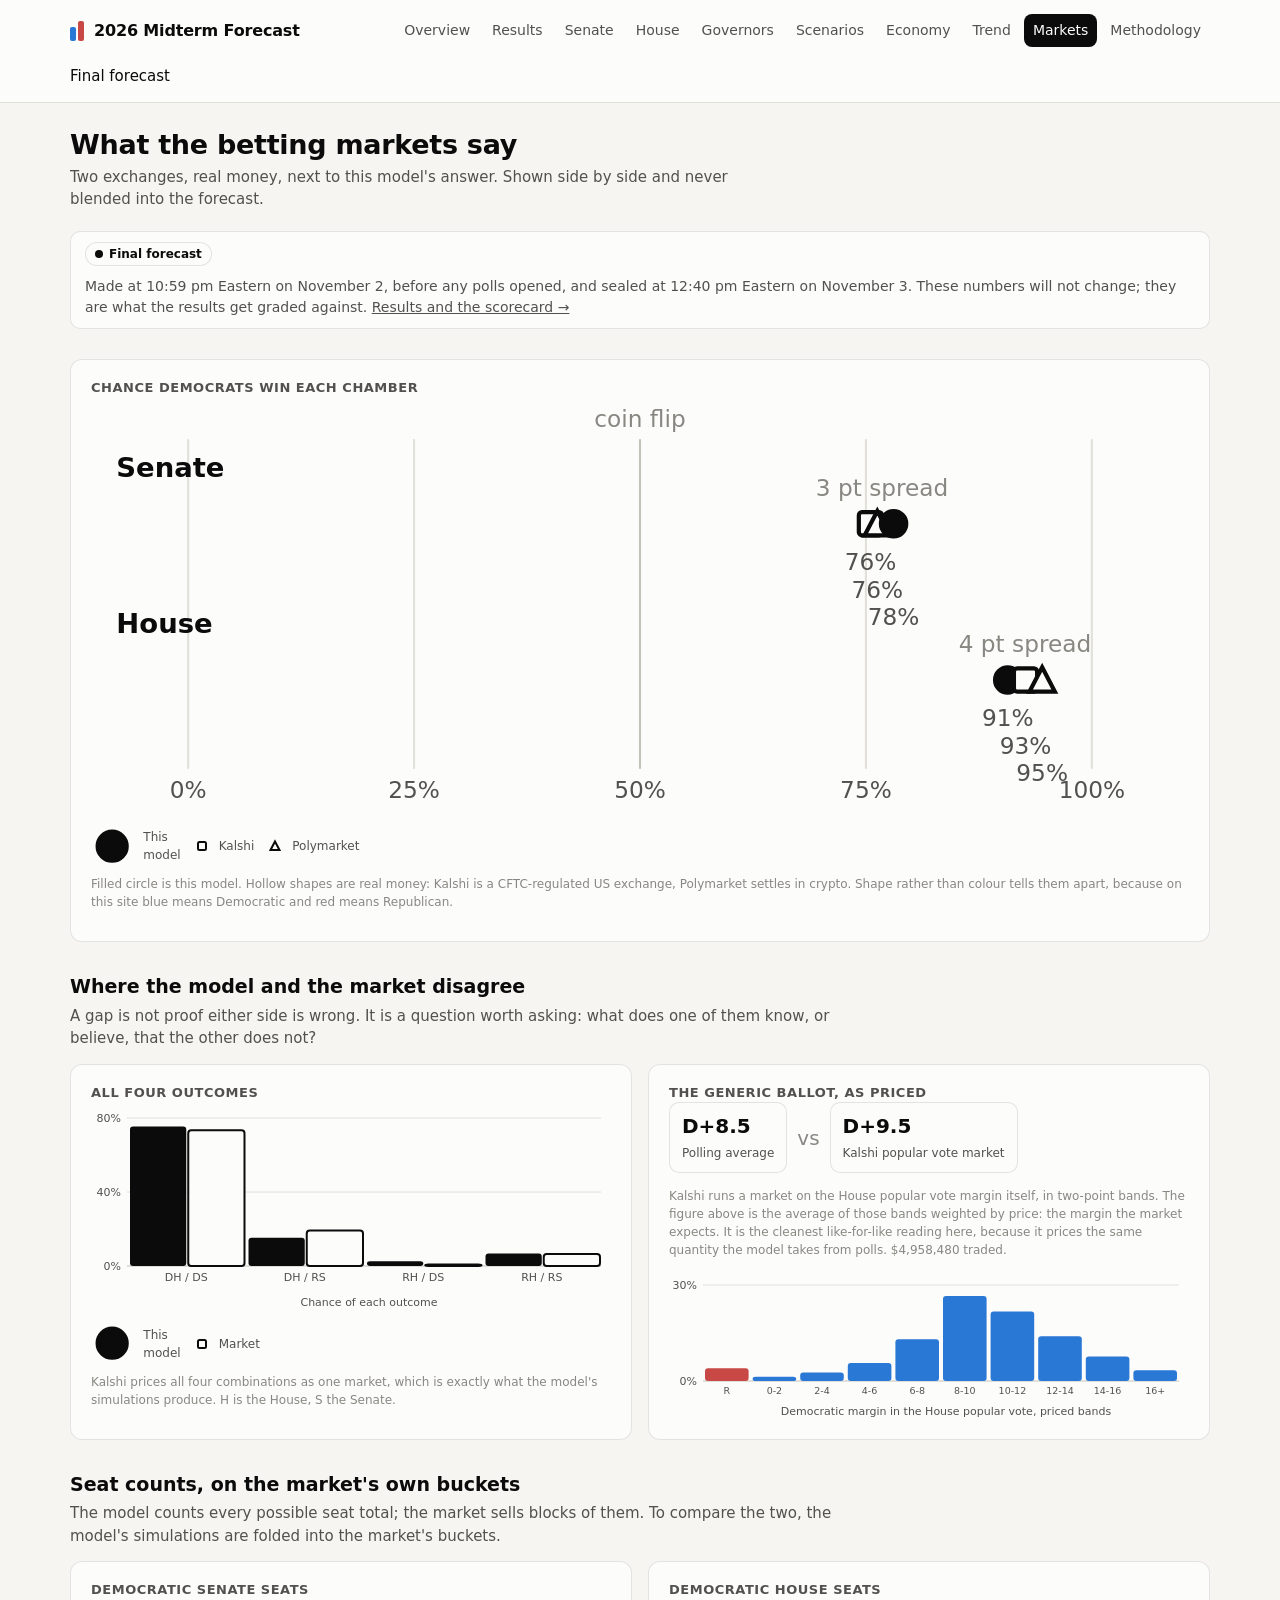
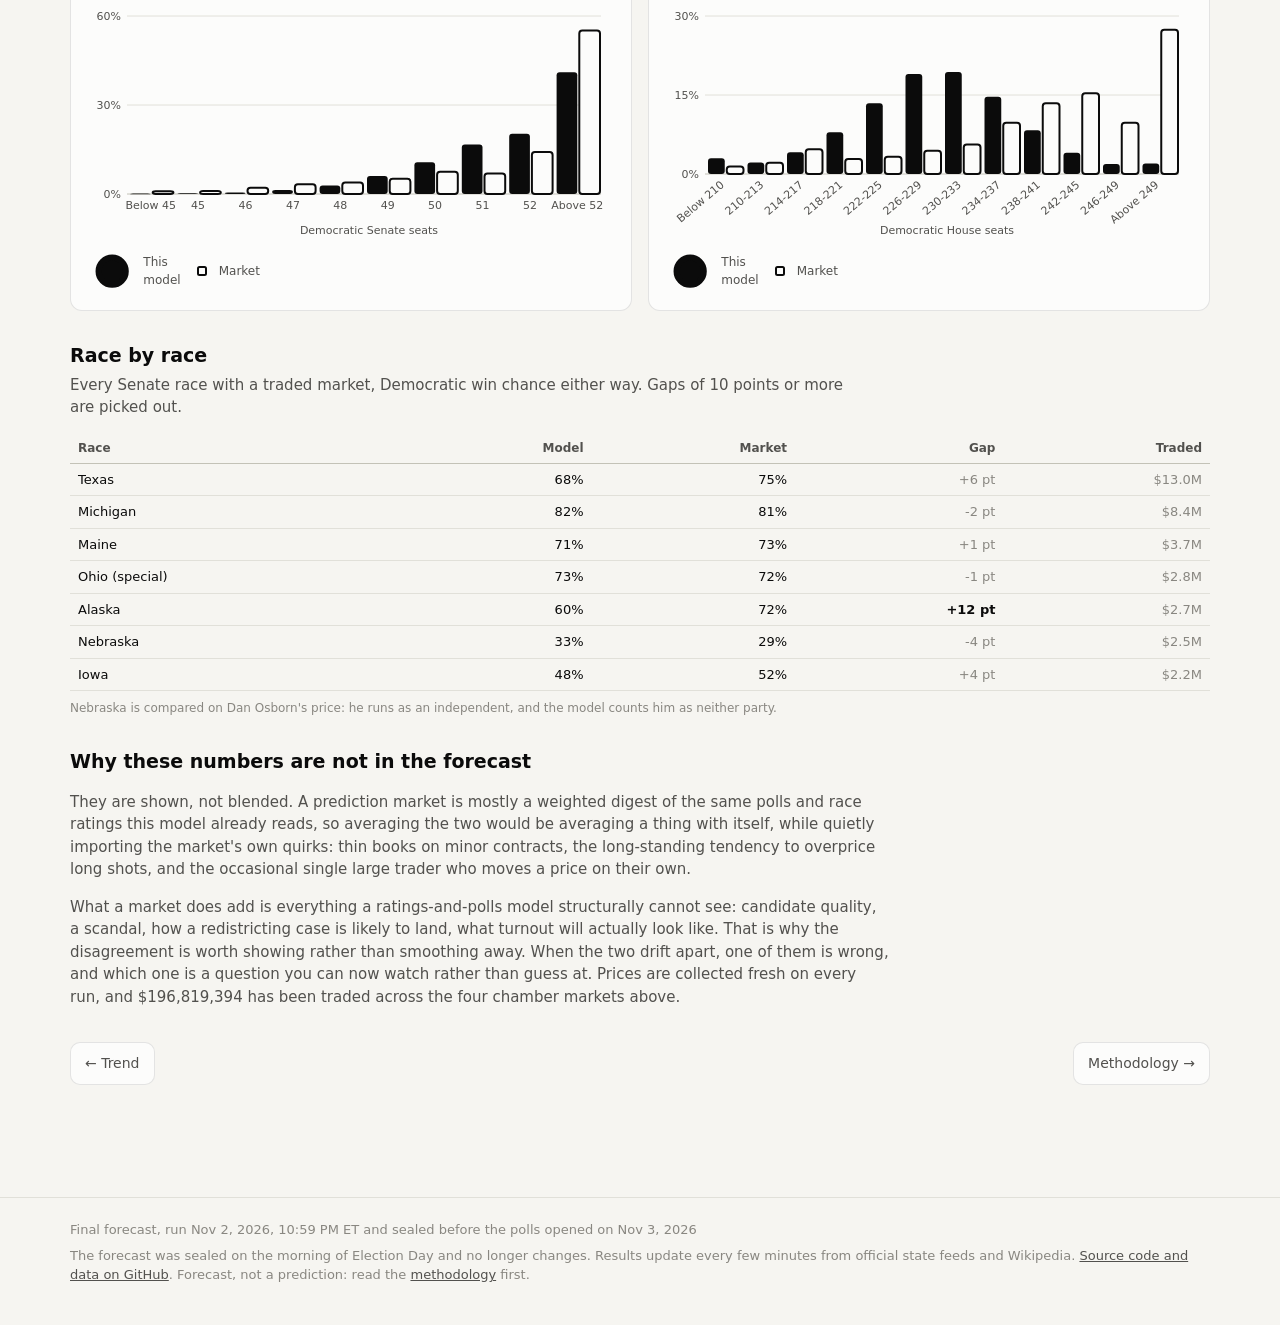
<file: site/markets.html>
<!DOCTYPE html>
<html lang="en">
<head>
<meta charset="UTF-8">
<meta name="viewport" content="width=device-width, initial-scale=1">
<title>Betting markets · 2026 Midterm Forecast</title>
<meta name="description" content="What real money says about the 2026 midterms, next to what this model says, and why the two are never averaged together.">
<meta property="og:type" content="website">
<meta property="og:title" content="Betting markets · 2026 Midterm Forecast">
<meta property="og:description" content="What real money says about the 2026 midterms, next to what this model says, and why the two are never averaged together.">
<meta property="og:url" content="https://gh0stmahn-ai.github.io/markets.html">
<meta property="og:image" content="https://gh0stmahn-ai.github.io/assets/og.png">
<meta property="og:image:width" content="1200">
<meta property="og:image:height" content="630">
<meta name="twitter:card" content="summary_large_image">
<meta name="twitter:title" content="Betting markets · 2026 Midterm Forecast">
<meta name="twitter:description" content="What real money says about the 2026 midterms, next to what this model says, and why the two are never averaged together.">
<meta name="twitter:image" content="https://gh0stmahn-ai.github.io/assets/og.png">
<link rel="icon" href="data:image/svg+xml,%3Csvg xmlns='http://www.w3.org/2000/svg' viewBox='0 0 32 32'%3E%3Crect width='32' height='32' rx='7' fill='%23f6f5f1'/%3E%3Crect x='5' y='8' width='10' height='18' rx='2' fill='%232a78d6'/%3E%3Crect x='17' y='8' width='10' height='18' rx='2' fill='%23c74845'/%3E%3C/svg%3E">
<link rel="stylesheet" href="assets/style.css?v=7c6da667">
</head>
<body>
<header class="site-head"><div class="bar">
  <a class="brand plain" href="index.html"><span class="mark"><i></i><i></i></span>2026 Midterm Forecast</a>
  <nav class="main" aria-label="Sections"><a href="index.html">Overview</a><a href="results.html">Results</a><a href="senate.html">Senate</a><a href="house.html">House</a><a href="governors.html">Governors</a><a href="scenarios.html">Scenarios</a><a href="economy.html">Economy</a><a href="trend.html">Trend</a><a href="markets.html" aria-current="page">Markets</a><a href="methodology.html">Methodology</a></nav>
  <span class="refresh" title="The final forecast is sealed and no longer re-runs">Final forecast</span>
</div></header>

<div class="wrap">
<div class="page-head">
  <h1>What the betting markets say</h1>
  <div class="sub">Two exchanges, real money, next to this model's answer. Shown side by side and never blended into the forecast.</div>
</div>
<div class="final-banner" role="note">
  <span class="pill"><span class="dot" style="background:var(--ink)"></span>Final forecast</span>
  <span>Made at 10:59 pm Eastern on November 2, before any polls opened, and sealed at 12:40 pm Eastern on November 3. These numbers will not change; they are what the results get
    graded against. <a href="results.html">Results and the scorecard &#8594;</a></span>
</div>

<section>
  <div class="card">
    <div class="chamber-label">Chance Democrats win each chamber</div>
    <svg id="mkt-compare" viewBox="0 0 520 200" role="img"
         aria-label="Model and market probabilities for each chamber"></svg>
    <div class="legend" id="mkt-legend"></div>
    <p class="note">Filled circle is this model. Hollow shapes are real money: Kalshi is a
    CFTC-regulated US exchange, Polymarket settles in crypto. Shape rather than colour tells
    them apart, because on this site blue means Democratic and red means Republican.</p>
  </div>
</section>

<section>
  <h2>Where the model and the market disagree</h2>
  <p class="lede">A gap is not proof either side is wrong. It is a question worth asking: what
  does one of them know, or believe, that the other does not?</p>
  <div class="grid2">
    <div class="card"><div class="chamber-label">All four outcomes</div>
      <svg id="mkt-joint" viewBox="0 0 520 210" role="img"
           aria-label="Model and market probability for each combination of chambers"></svg>
      <div class="legend" id="mkt-joint-legend"></div>
      <p class="note">Kalshi prices all four combinations as one market, which is exactly
      what the model's simulations produce. H is the House, S the Senate.</p>
    </div>
    
  <div class="card">
    <div class="chamber-label">The generic ballot, as priced</div>
    <div class="eq">
      <div class="term"><b id="gb-polls"></b><span>Polling average</span></div>
      <div class="op">vs</div>
      <div class="term"><b id="gb-market"></b><span>Kalshi popular vote market</span></div>
    </div>
    <p class="note">Kalshi runs a market on the House popular vote margin itself, in two-point
    bands. The figure above is the average of those bands weighted by price: the margin the
    market expects. It is the cleanest like-for-like reading here, because it prices the same
    quantity the model takes from polls. $4,958,480 traded.</p>
    <svg id="mkt-margin-bins" viewBox="0 0 520 150" role="img"
         aria-label="Priced probability of each House popular vote margin band"></svg>
  </div>
  </div>
</section>

<section>
  <h2>Seat counts, on the market's own buckets</h2>
  <p class="lede">The model counts every possible seat total; the market sells blocks of them.
  To compare the two, the model's simulations are folded into the market's buckets.</p>
  <div class="grid2">
    <div class="card"><div class="chamber-label">Democratic Senate seats</div>
      <svg id="mkt-senate-seats" viewBox="0 0 520 240" role="img"
           aria-label="Model and market distribution of Democratic Senate seats"></svg>
      <div class="legend" id="mkt-senate-legend"></div></div>
    <div class="card"><div class="chamber-label">Democratic House seats</div>
      <svg id="mkt-house-seats" viewBox="0 0 520 240" role="img"
           aria-label="Model and market distribution of Democratic House seats"></svg>
      <div class="legend" id="mkt-house-legend"></div></div>
  </div>
</section>

<section>
  <h2>Race by race</h2>
  <p class="lede">Every Senate race with a traded market, Democratic win chance either way.
  Gaps of 10 points or more are picked out.</p>
  <div id="mkt-races"></div>
  <p class="note">Nebraska is compared on Dan Osborn's price: he runs as an independent, and
  the model counts him as neither party.</p>
</section>

<section class="prose">
  <h2>Why these numbers are not in the forecast</h2>
  <p>They are shown, not blended. A prediction market is mostly a weighted digest of the same
  polls and race ratings this model already reads, so averaging the two would be averaging a
  thing with itself, while quietly importing the market's own quirks: thin books on minor
  contracts, the long-standing tendency to overprice long shots, and the occasional single
  large trader who moves a price on their own.</p>
  <p>What a market does add is everything a ratings-and-polls model structurally cannot see:
  candidate quality, a scandal, how a redistricting case is likely to land, what turnout will
  actually look like. That is why the disagreement is worth showing rather than smoothing
  away. When the two drift apart, one of them is wrong, and which one is a question you can
  now watch rather than guess at. Prices are collected fresh on every run, and
  $196,819,394 has been traded across the four chamber markets above.</p>
</section>

<div class="prev-next"><a href="trend.html">&#8592; Trend</a><a href="methodology.html">Methodology &#8594;</a></div>
</div>

<footer class="site"><div class="wrap" style="padding-bottom:0">
  <div id="foot-updated"></div>
  <div style="margin-top:6px">The forecast was sealed on the morning of Election Day and no longer changes. Results update every few minutes from official state feeds and Wikipedia.
    <a href="https://github.com/Gh0stmahn-ai/cd-election-agent">Source code and data on GitHub</a>.
    Forecast, not a prediction: read the <a href="methodology.html">methodology</a> first.</div>
</div></footer>

<script src="assets/app.js?v=7c6da667"></script>
<script>
const PAGE_DATA = {"site":{"timestamp":"2026-11-03T03:59:09.768138+00:00","status":"success","final":true},"rows":[{"chamber":"Senate","points":[{"key":"model","label":"This model","prob":0.7806},{"key":"kalshi","label":"Kalshi","prob":0.755,"volume":32332697},{"key":"polymarket","label":"Polymarket","prob":0.7626,"volume":17791720}]},{"chamber":"House","points":[{"key":"model","label":"This model","prob":0.9069},{"key":"kalshi","label":"Kalshi","prob":0.9266,"volume":104811961},{"key":"polymarket","label":"Polymarket","prob":0.945,"volume":41883016}]}],"joint":[{"label":"DH / DS","model":0.7545,"market":0.7344},{"label":"DH / RS","model":0.1523,"market":0.1922},{"label":"RH / DS","model":0.0261,"market":0.0079},{"label":"RH / RS","model":0.0671,"market":0.0655}],"senateBins":[{"label":"Below 45","model":0.0015,"market":0.0093},{"label":"45","model":0.0025,"market":0.0102},{"label":"46","model":0.0053,"market":0.021},{"label":"47","model":0.0132,"market":0.0332},{"label":"48","model":0.0289,"market":0.0385},{"label":"49","model":0.0609,"market":0.0512},{"label":"50","model":0.1072,"market":0.0746},{"label":"51","model":0.1669,"market":0.0693},{"label":"52","model":0.2032,"market":0.1415},{"label":"Above 52","model":0.4105,"market":0.5512}],"houseBins":[{"label":"Below 210","model":0.03,"market":0.0144},{"label":"210-213","model":0.0217,"market":0.0213},{"label":"214-217","model":0.0412,"market":0.0468},{"label":"218-221","model":0.0795,"market":0.0283},{"label":"222-225","model":0.1342,"market":0.0329},{"label":"226-229","model":0.19,"market":0.0441},{"label":"230-233","model":0.1938,"market":0.0561},{"label":"234-237","model":0.1468,"market":0.0974},{"label":"238-241","model":0.083,"market":0.1345},{"label":"242-245","model":0.0403,"market":0.1531},{"label":"246-249","model":0.0189,"market":0.0974},{"label":"Above 249","model":0.0201,"market":0.2737}],"races":[{"state":"TX","special":false,"model":0.682,"market":0.745,"volume":12957068},{"state":"MI","special":false,"model":0.8211,"market":0.805,"volume":8379481},{"state":"ME","special":false,"model":0.7143,"market":0.7277,"volume":3703670},{"state":"OH","special":true,"model":0.7279,"market":0.7214,"volume":2807420},{"state":"AK","special":false,"model":0.6032,"market":0.7246,"volume":2737264},{"state":"NE","special":false,"model":0.3326,"market":0.2947,"volume":2541648},{"state":"IA","special":false,"model":0.476,"market":0.515,"volume":2188404}],"asOf":"2026-11-03T03:54:10+00:00","genericBallot":{"polls":8.53,"market":9.5},"marginBins":[{"label":"Republicans win","short":"R","prob":0.0401,"sort":-2.0},{"label":"Democrats, 0 to 2%","short":"0-2","prob":0.013,"sort":1.0},{"label":"Democrats, 2 to 4%","short":"2-4","prob":0.0266,"sort":3.0},{"label":"Democrats, 4 to 6%","short":"4-6","prob":0.0565,"sort":5.0},{"label":"Democrats, 6 to 8%","short":"6-8","prob":0.1304,"sort":7.0},{"label":"Democrats, 8 to 10%","short":"8-10","prob":0.2657,"sort":9.0},{"label":"Democrats, 10 to 12%","short":"10-12","prob":0.2174,"sort":11.0},{"label":"Democrats, 12 to 14%","short":"12-14","prob":0.1401,"sort":13.0},{"label":"Democrats, 14 to 16%","short":"14-16","prob":0.0768,"sort":15.0},{"label":"Democrats, 16% and above","short":"16+","prob":0.0333,"sort":17.0}]};
FC.init();
(function () {
  var s = PAGE_DATA.site;
  var days = Math.max(0, Math.ceil((new Date("2026-11-03T12:00:00Z") - new Date(s.timestamp)) / 86400000));
  var col = s.status === "success" ? "#0ca30c" : s.status === "partial" ? "#fab219" : "#d03b3b";
  if (s.final) {
    FC.$("foot-updated").innerHTML = "Final forecast, run " + FC.fmtDate(s.timestamp, true) +
      " and sealed before the polls opened on Nov 3, 2026";
    return;
  }
  FC.$("foot-updated").innerHTML = "Forecast run " + FC.fmtDate(s.timestamp, true) + " · " + days +
    " days to Election Day, Nov 3, 2026 · " +
    '<span class="pill"><span class="dot" style="background:' + col + '"></span>Data refresh: ' + s.status + "</span>";
})();

FC.onRender(function () {
  FC.renderMarketCompare("mkt-compare", PAGE_DATA.rows, "mkt-legend");
  if (PAGE_DATA.genericBallot) {
    FC.$("gb-polls").textContent = FC.margin(PAGE_DATA.genericBallot.polls);
    FC.$("gb-market").textContent = FC.margin(PAGE_DATA.genericBallot.market);
    FC.renderMarginBins("mkt-margin-bins", PAGE_DATA.marginBins);
  }
  if (PAGE_DATA.joint.length) {
    FC.renderPairedBars("mkt-joint", PAGE_DATA.joint, "mkt-joint-legend", "Chance of each outcome");
  }
  if (PAGE_DATA.senateBins.length) {
    FC.renderPairedBars("mkt-senate-seats", PAGE_DATA.senateBins, "mkt-senate-legend",
      "Democratic Senate seats");
  }
  if (PAGE_DATA.houseBins.length) {
    FC.renderPairedBars("mkt-house-seats", PAGE_DATA.houseBins, "mkt-house-legend",
      "Democratic House seats");
  }
  FC.renderMarketRaces("mkt-races", PAGE_DATA.races);
});

</script>
</body>
</html>
</file>
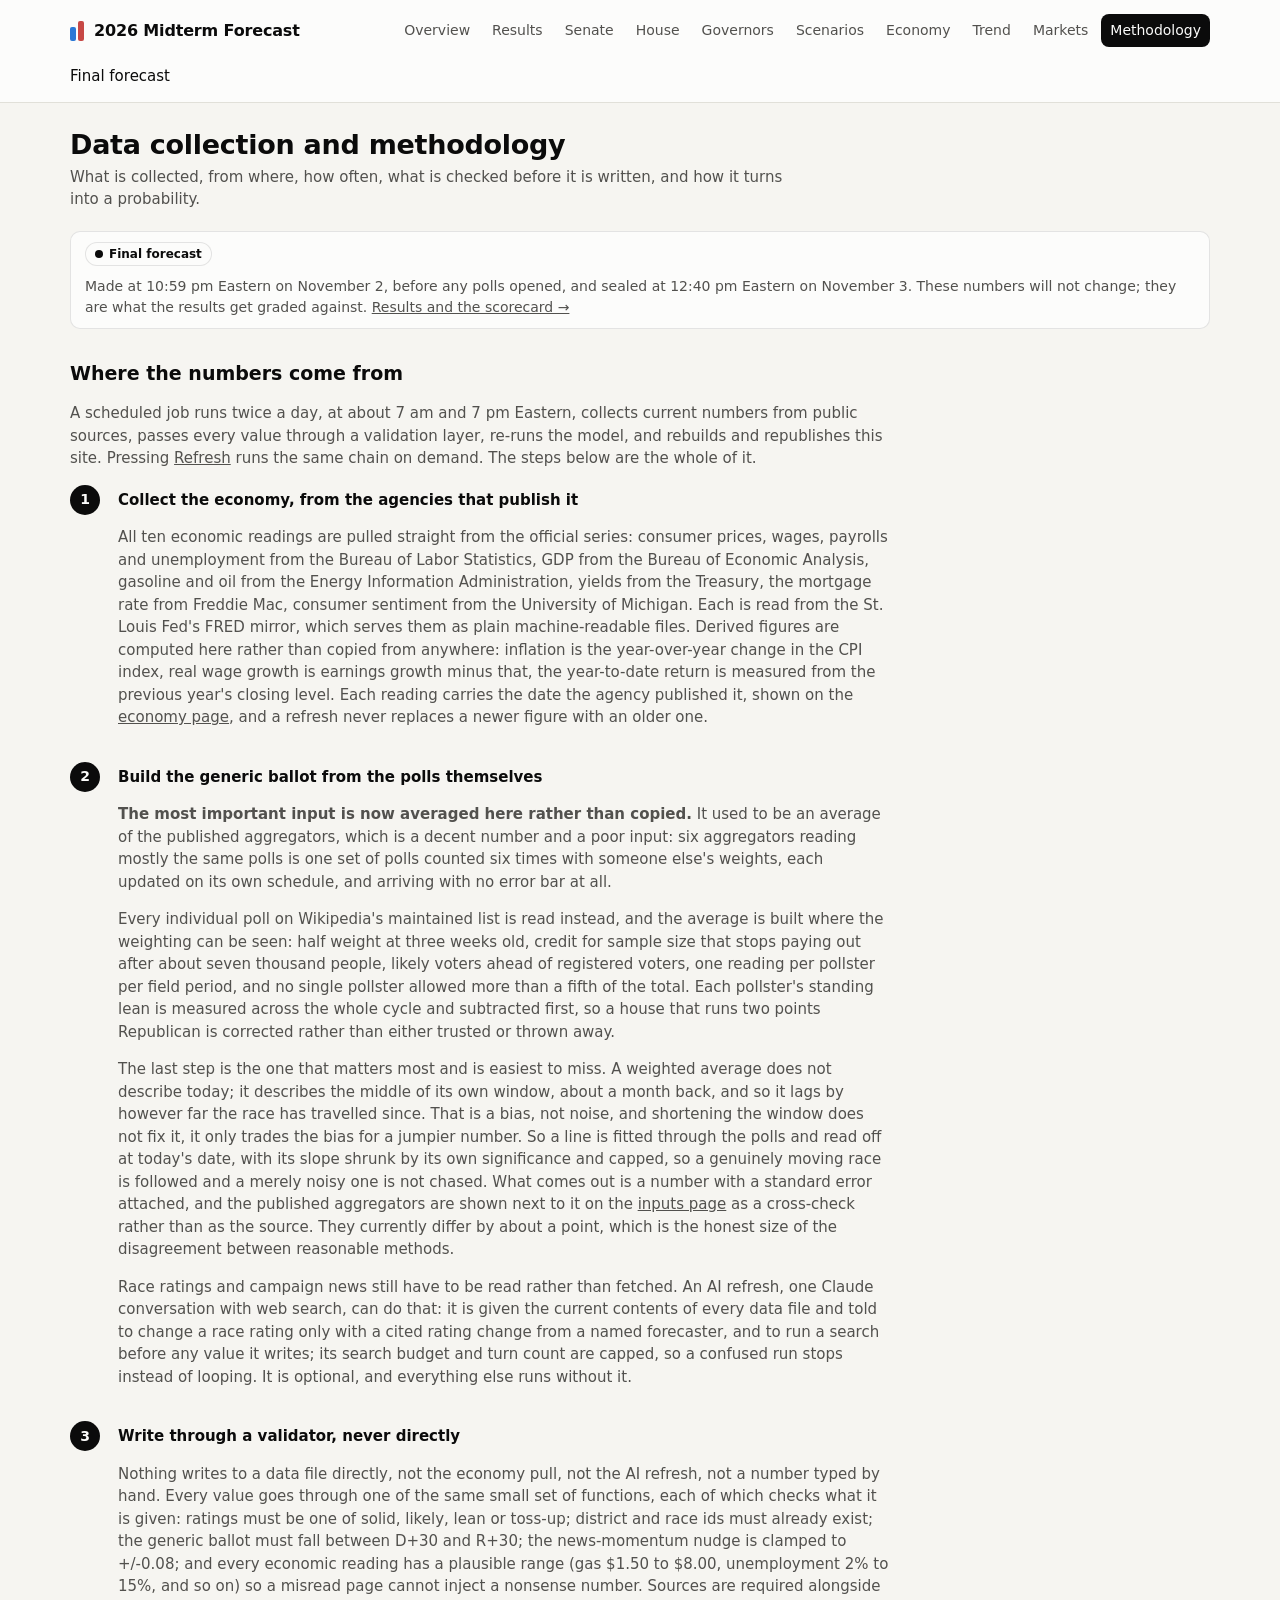
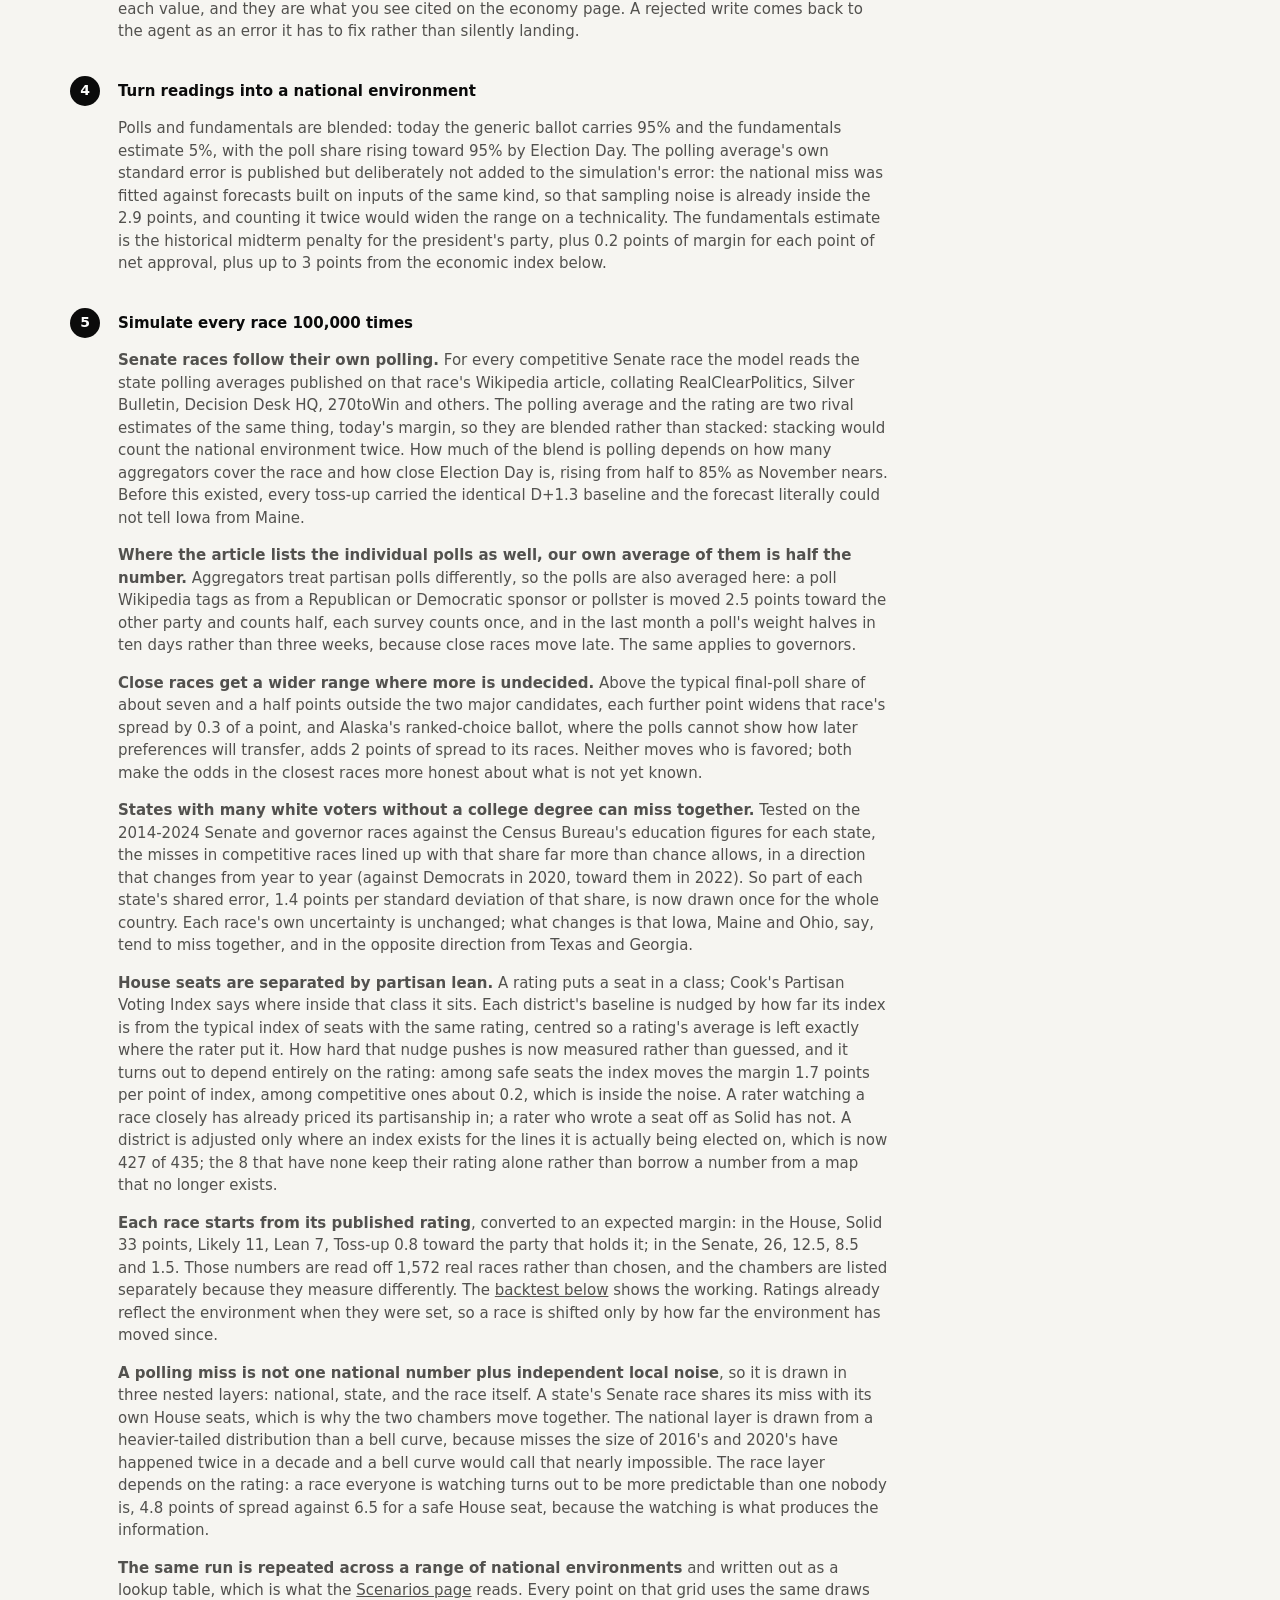
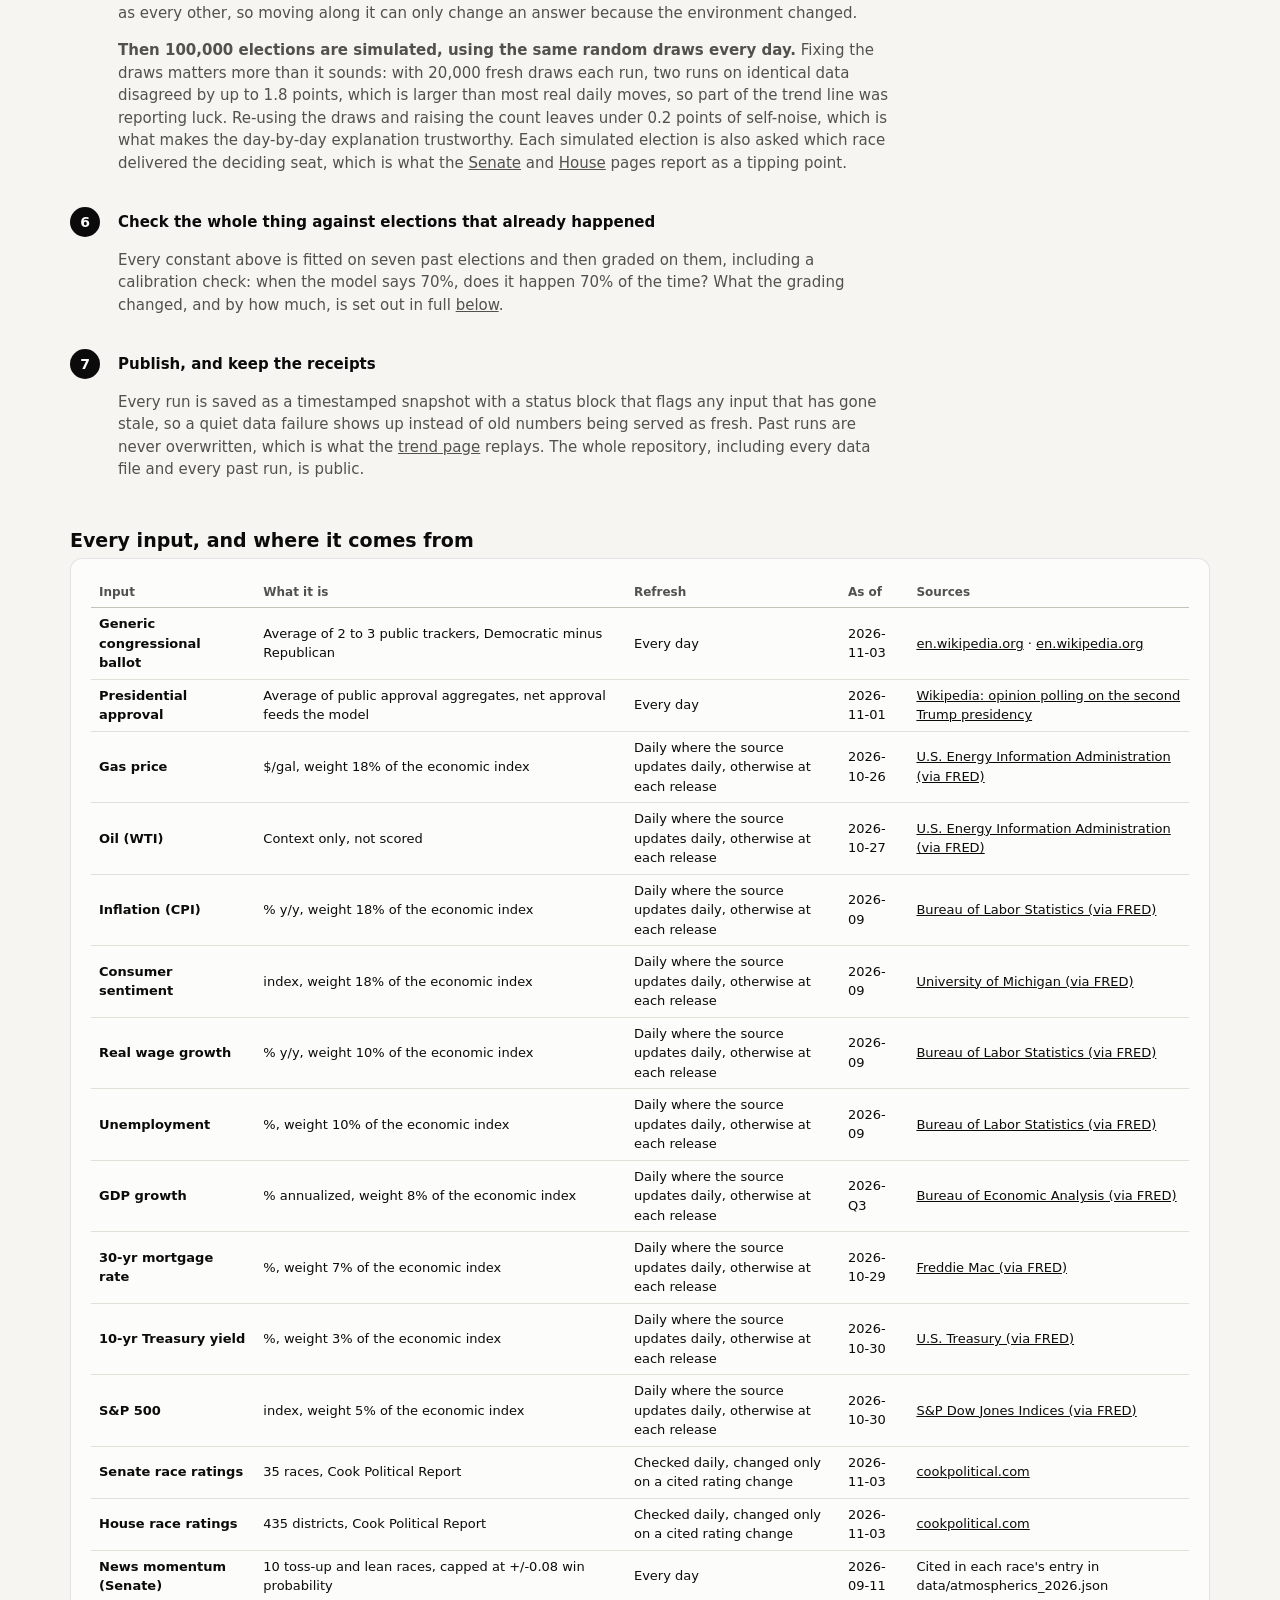
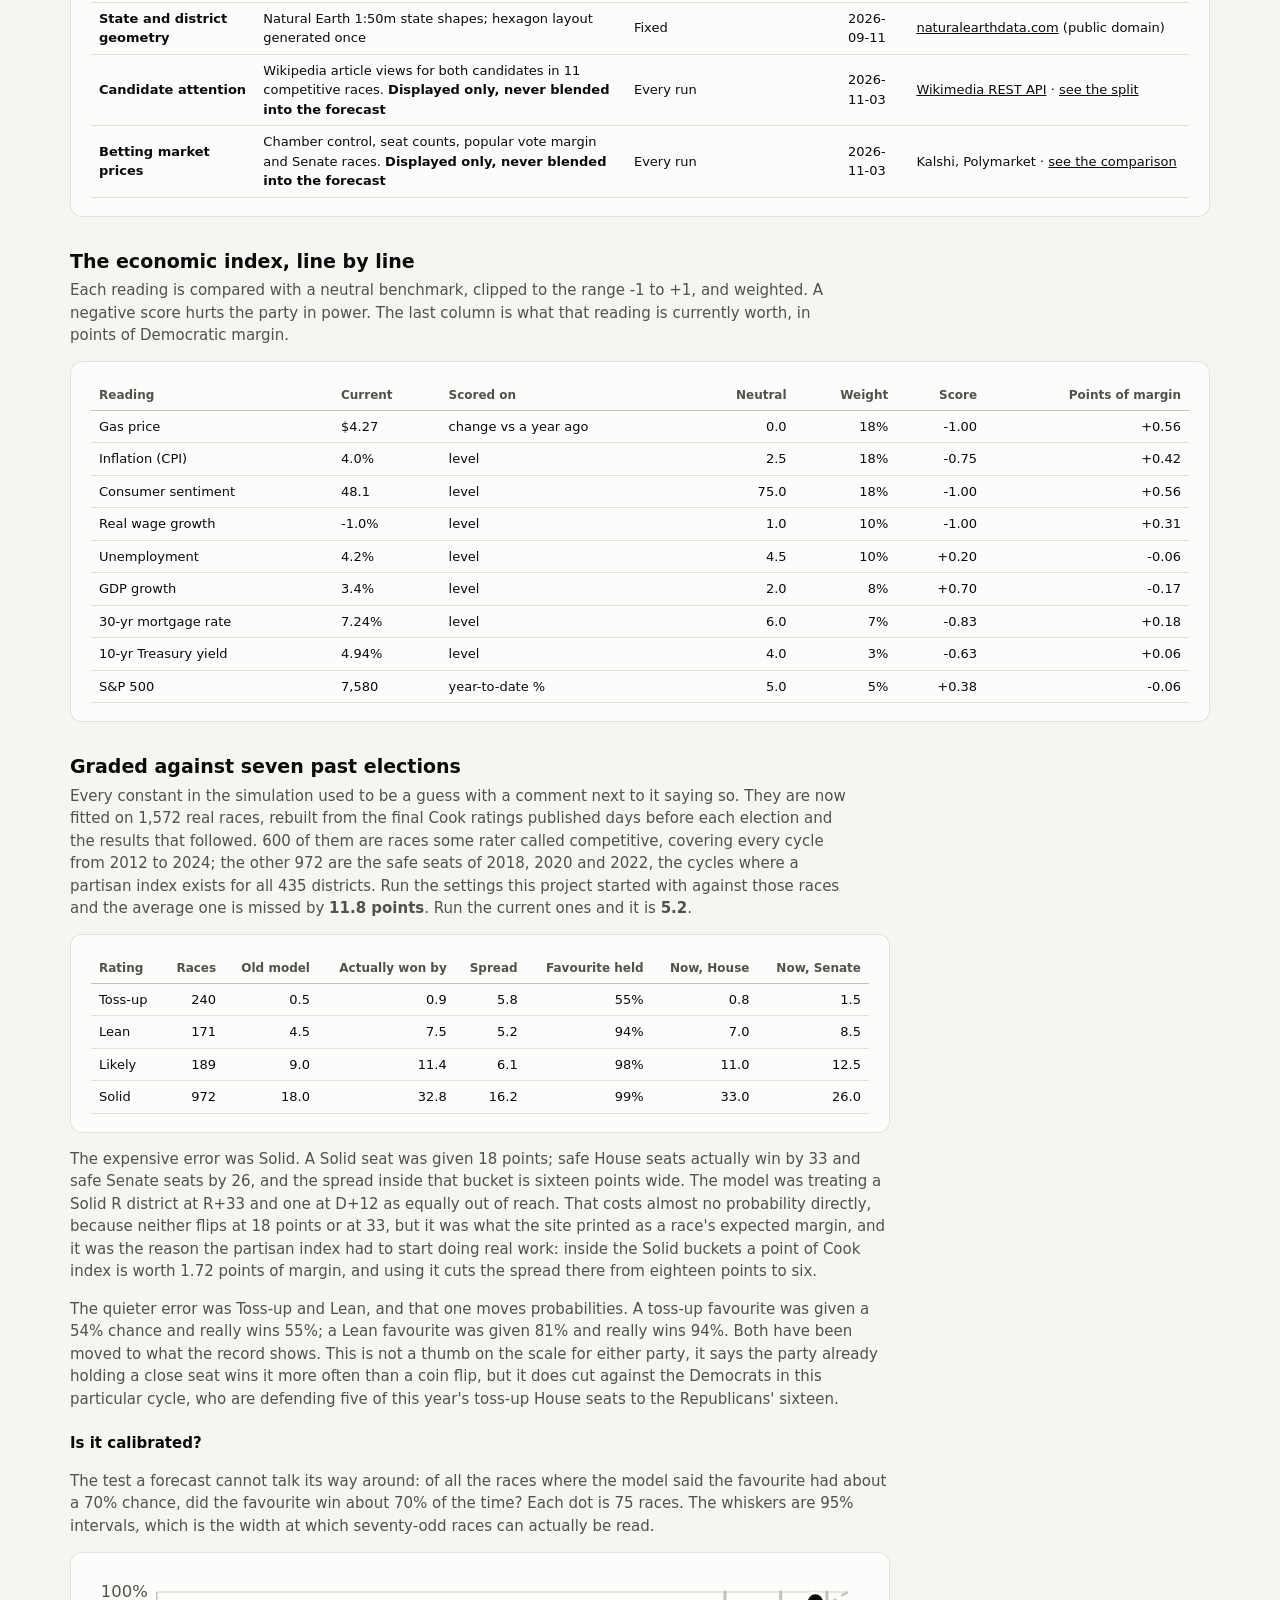
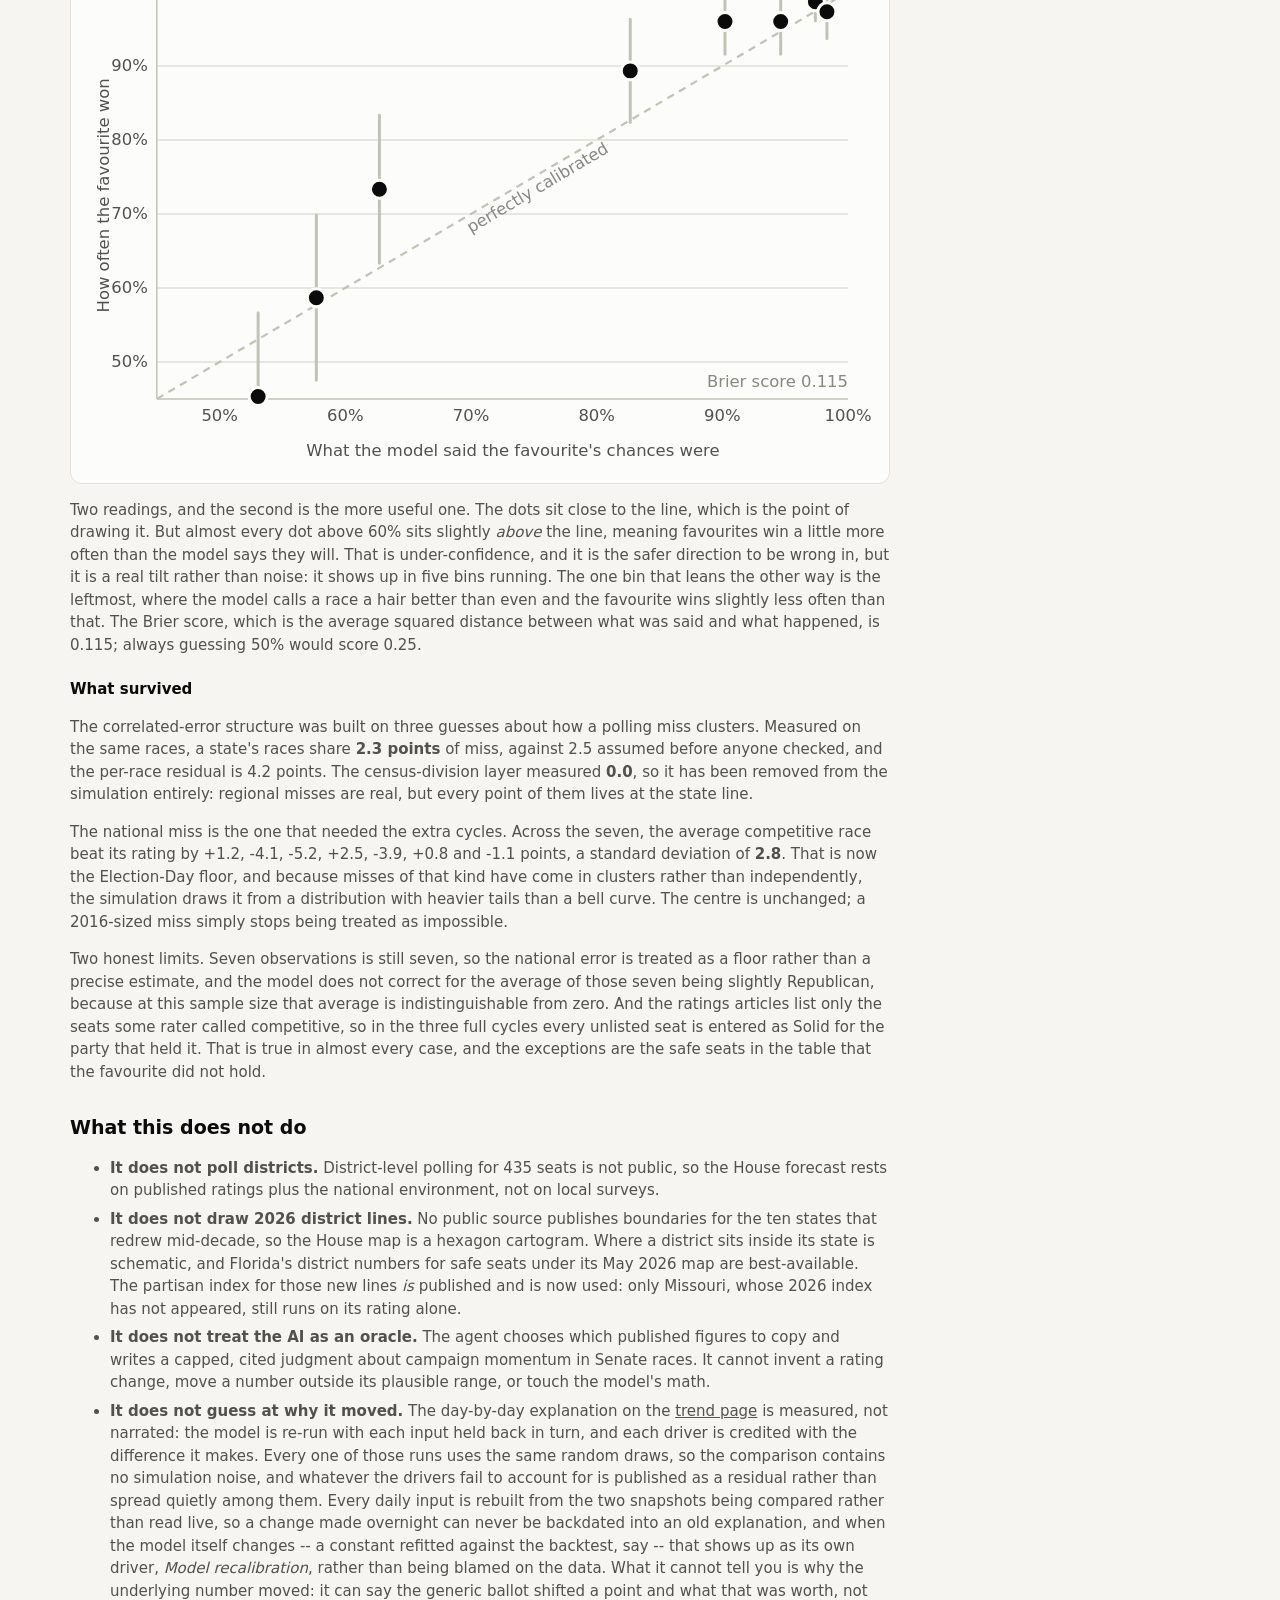
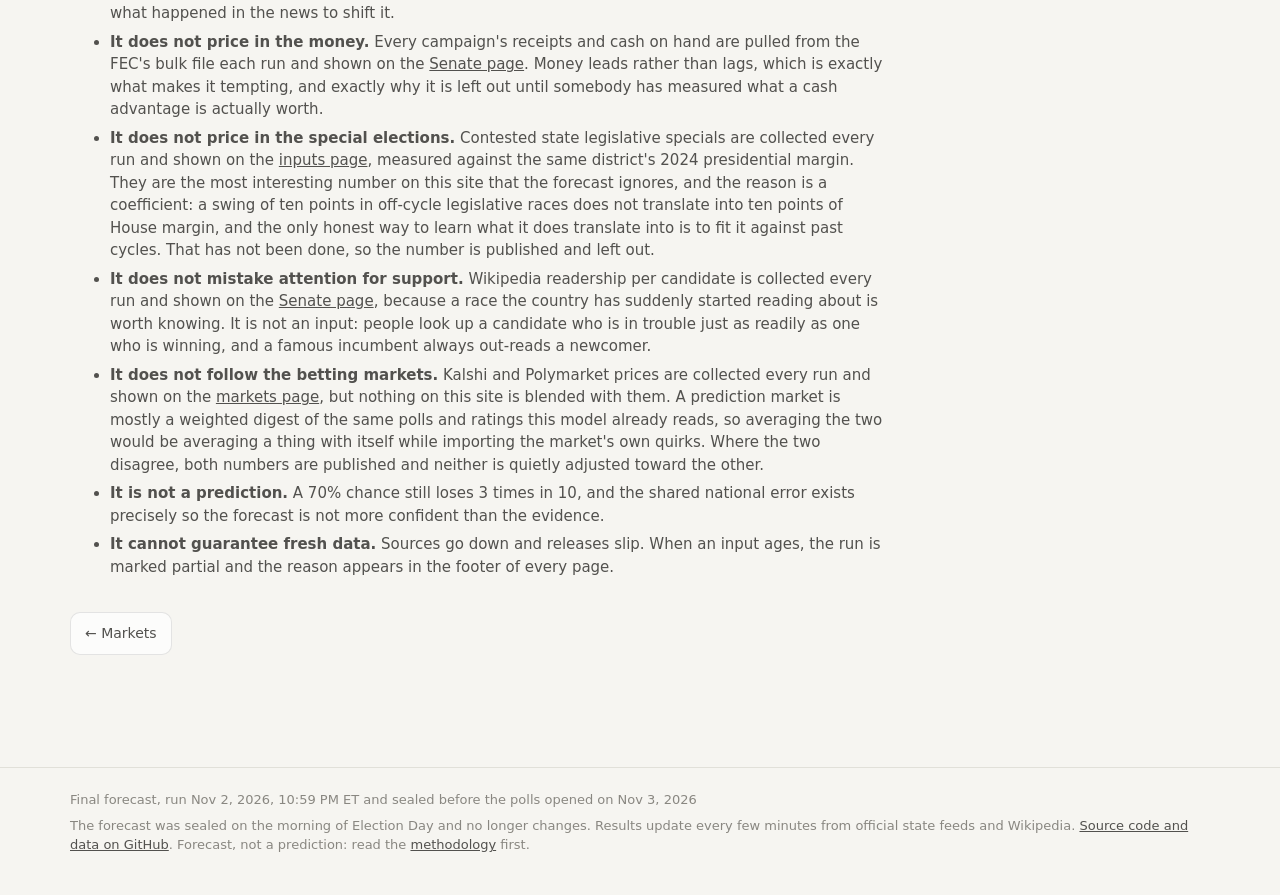
<file: site/methodology.html>
<!DOCTYPE html>
<html lang="en">
<head>
<meta charset="UTF-8">
<meta name="viewport" content="width=device-width, initial-scale=1">
<title>Methodology · 2026 Midterm Forecast</title>
<meta name="description" content="How the forecast collects data: the daily agent, the validation layer, every source, the economic scoring, the simulation, and the honest limits.">
<meta property="og:type" content="website">
<meta property="og:title" content="Methodology · 2026 Midterm Forecast">
<meta property="og:description" content="How the forecast collects data: the daily agent, the validation layer, every source, the economic scoring, the simulation, and the honest limits.">
<meta property="og:url" content="https://gh0stmahn-ai.github.io/methodology.html">
<meta property="og:image" content="https://gh0stmahn-ai.github.io/assets/og.png">
<meta property="og:image:width" content="1200">
<meta property="og:image:height" content="630">
<meta name="twitter:card" content="summary_large_image">
<meta name="twitter:title" content="Methodology · 2026 Midterm Forecast">
<meta name="twitter:description" content="How the forecast collects data: the daily agent, the validation layer, every source, the economic scoring, the simulation, and the honest limits.">
<meta name="twitter:image" content="https://gh0stmahn-ai.github.io/assets/og.png">
<link rel="icon" href="data:image/svg+xml,%3Csvg xmlns='http://www.w3.org/2000/svg' viewBox='0 0 32 32'%3E%3Crect width='32' height='32' rx='7' fill='%23f6f5f1'/%3E%3Crect x='5' y='8' width='10' height='18' rx='2' fill='%232a78d6'/%3E%3Crect x='17' y='8' width='10' height='18' rx='2' fill='%23c74845'/%3E%3C/svg%3E">
<link rel="stylesheet" href="assets/style.css?v=7c6da667">
</head>
<body>
<header class="site-head"><div class="bar">
  <a class="brand plain" href="index.html"><span class="mark"><i></i><i></i></span>2026 Midterm Forecast</a>
  <nav class="main" aria-label="Sections"><a href="index.html">Overview</a><a href="results.html">Results</a><a href="senate.html">Senate</a><a href="house.html">House</a><a href="governors.html">Governors</a><a href="scenarios.html">Scenarios</a><a href="economy.html">Economy</a><a href="trend.html">Trend</a><a href="markets.html">Markets</a><a href="methodology.html" aria-current="page">Methodology</a></nav>
  <span class="refresh" title="The final forecast is sealed and no longer re-runs">Final forecast</span>
</div></header>

<div class="wrap">
<div class="page-head">
  <h1>Data collection and methodology</h1>
  <div class="sub">What is collected, from where, how often, what is checked before it is written, and how it turns into a probability.</div>
</div>
<div class="final-banner" role="note">
  <span class="pill"><span class="dot" style="background:var(--ink)"></span>Final forecast</span>
  <span>Made at 10:59 pm Eastern on November 2, before any polls opened, and sealed at 12:40 pm Eastern on November 3. These numbers will not change; they are what the results get
    graded against. <a href="results.html">Results and the scorecard &#8594;</a></span>
</div>

<section class="prose">
  <h2>Where the numbers come from</h2>
  <p>A scheduled job runs twice a day, at about 7 am and 7 pm Eastern, collects current numbers from public sources, passes every value
  through a validation layer, re-runs the model, and rebuilds and republishes this site. Pressing
  <a href="https://github.com/Gh0stmahn-ai/cd-election-agent/actions/workflows/daily-forecast.yml">Refresh</a> runs the same chain on demand. The steps below are the whole of it.</p>

  <div class="step"><div class="n">1</div><div>
    <h3>Collect the economy, from the agencies that publish it</h3>
    <p>All ten economic readings are pulled straight from the official series: consumer prices, wages, payrolls
    and unemployment from the Bureau of Labor Statistics, GDP from the Bureau of Economic Analysis, gasoline and
    oil from the Energy Information Administration, yields from the Treasury, the mortgage rate from Freddie Mac,
    consumer sentiment from the University of Michigan. Each is read from the St. Louis Fed's FRED mirror, which
    serves them as plain machine-readable files. Derived figures are computed here rather than copied from
    anywhere: inflation is the year-over-year change in the CPI index, real wage growth is earnings growth minus
    that, the year-to-date return is measured from the previous year's closing level. Each reading carries the
    date the agency published it, shown on the <a href="economy.html">economy page</a>, and a refresh never
    replaces a newer figure with an older one.</p>
  </div></div>

  <div class="step"><div class="n">2</div><div>
    <h3>Build the generic ballot from the polls themselves</h3>
    <p><b>The most important input is now averaged here rather than copied.</b> It used to be an average of
    the published aggregators, which is a decent number and a poor input: six aggregators reading mostly
    the same polls is one set of polls counted six times with someone else's weights, each updated on its
    own schedule, and arriving with no error bar at all.</p>

    <p>Every individual poll on Wikipedia's maintained list is read instead, and the average is built where
    the weighting can be seen: half weight at three weeks old, credit for sample size that stops paying out
    after about seven thousand people, likely voters ahead of registered voters, one reading per pollster
    per field period, and no single pollster allowed more than a fifth of the total. Each pollster's
    standing lean is measured across the whole cycle and subtracted first, so a house that runs two points
    Republican is corrected rather than either trusted or thrown away.</p>

    <p>The last step is the one that matters most and is easiest to miss. A weighted average does not
    describe today; it describes the middle of its own window, about a month back, and so it lags by
    however far the race has travelled since. That is a bias, not noise, and shortening the window does not
    fix it, it only trades the bias for a jumpier number. So a line is fitted through the polls and read off
    at today's date, with its slope shrunk by its own significance and capped, so a genuinely moving race is
    followed and a merely noisy one is not chased. What comes out is a number with a standard error
    attached, and the published aggregators are shown next to it on the
    <a href="economy.html">inputs page</a> as a cross-check rather than as the source. They currently
    differ by about a point, which is the honest size of the disagreement between reasonable methods.</p>

    <p>Race ratings and campaign news still have to be read rather than fetched. An AI refresh, one Claude
    conversation with web search, can do that: it is given the current contents of every data file and told
    to change a race rating only with a cited rating change from a named forecaster, and to run a search
    before any value it writes; its search budget and turn count are capped, so a confused run stops
    instead of looping. It is optional, and everything else runs without it.</p>
  </div></div>

  <div class="step"><div class="n">3</div><div>
    <h3>Write through a validator, never directly</h3>
    <p>Nothing writes to a data file directly, not the economy pull, not the AI refresh, not a number typed by
    hand. Every value goes through one of the same small set of functions, each of which checks what it is given:
    ratings must be one of solid, likely, lean or toss-up; district and race ids must already exist; the generic
    ballot must fall between D+30 and R+30; the news-momentum nudge is clamped to +/-0.08; and every economic
    reading has a plausible range (gas $1.50 to $8.00, unemployment 2% to 15%, and so on) so a misread page cannot
    inject a nonsense number. Sources are required alongside each value, and they are what you see cited on the
    economy page. A rejected write comes back to the agent as an error it has to fix rather than silently landing.</p>
  </div></div>

  <div class="step"><div class="n">4</div><div>
    <h3>Turn readings into a national environment</h3>
    <p>Polls and fundamentals are blended: today the generic ballot carries
    95% and the fundamentals estimate 5%, with the
    poll share rising toward 95% by Election Day. The polling average's own standard error is published but
    deliberately not added to the simulation's error: the national miss was fitted against forecasts built
    on inputs of the same kind, so that sampling noise is already inside the 2.9 points, and counting it
    twice would widen the range on a technicality. The fundamentals estimate is the historical midterm penalty for
    the president's party, plus 0.2 points of margin for each point of net approval, plus up to 3 points from the
    economic index below.</p>
  </div></div>

  <div class="step"><div class="n">5</div><div>
    <h3>Simulate every race 100,000 times</h3>
    <p><b>Senate races follow their own polling.</b> For every competitive Senate race the model reads the
    state polling averages published on that race's Wikipedia article, collating RealClearPolitics,
    Silver Bulletin, Decision Desk HQ, 270toWin and others. The polling average and the rating are two
    rival estimates of the same thing, today's margin, so they are blended rather than stacked: stacking
    would count the national environment twice. How much of the blend is polling depends on how many
    aggregators cover the race and how close Election Day is, rising from half to 85% as November nears.
    Before this existed, every toss-up carried the identical D+1.3 baseline and the forecast literally
    could not tell Iowa from Maine.</p>

    <p><b>Where the article lists the individual polls as well, our own average of them is half the
    number.</b> Aggregators treat partisan polls differently, so the polls are also averaged here: a poll
    Wikipedia tags as from a Republican or Democratic sponsor or pollster is moved 2.5 points toward the
    other party and counts half, each survey counts once, and in the last month a poll's weight halves in
    ten days rather than three weeks, because close races move late. The same applies to governors.</p>

    <p><b>Close races get a wider range where more is undecided.</b> Above the typical final-poll share of
    about seven and a half points outside the two major candidates, each further point widens that race's spread by 0.3
    of a point, and Alaska's ranked-choice ballot, where the polls cannot show how later preferences will
    transfer, adds 2 points of spread to its races. Neither moves who is favored; both make the odds in the
    closest races more honest about what is not yet known.</p>

    <p><b>States with many white voters without a college degree can miss together.</b> Tested on the
    2014-2024 Senate and governor races against the Census Bureau's education figures for each state, the
    misses in competitive races lined up with that share far more than chance allows, in a direction that
    changes from year to year (against Democrats in 2020, toward them in 2022). So part of each state's
    shared error, 1.4 points per standard deviation of that share, is now drawn once for the whole country.
    Each race's own uncertainty is unchanged; what changes is that Iowa, Maine and Ohio, say, tend to miss
    together, and in the opposite direction from Texas and Georgia.</p>

    <p><b>House seats are separated by partisan lean.</b> A rating puts a seat in a class; Cook's Partisan
    Voting Index says where inside that class it sits. Each district's baseline is nudged by how far its
    index is from the typical index of seats with the same rating, centred so a rating's average is left
    exactly where the rater put it. How hard that nudge pushes is now measured rather than guessed, and it
    turns out to depend entirely on the rating: among safe seats the index moves the margin 1.7 points per
    point of index, among competitive ones about 0.2, which is inside the noise. A rater watching a race closely has already priced its
    partisanship in; a rater who wrote a seat off as Solid has not. A district is adjusted only where an
    index exists for the lines it is actually being elected on, which is now 427 of 435; the
    8 that have none keep their rating alone rather than borrow a number from a map that no
    longer exists.</p>

    <p><b>Each race starts from its published rating</b>, converted to an expected margin: in the House,
    Solid 33 points, Likely 11, Lean 7, Toss-up 0.8 toward the party that holds it; in the Senate, 26, 12.5,
    8.5 and 1.5. Those numbers are read off 1,572 real races rather than chosen, and the chambers are
    listed separately because they measure differently. The <a href="#backtest">backtest below</a> shows the
    working. Ratings already reflect the environment when they were set, so a race is shifted only by how
    far the environment has moved since.</p>

    <p><b>A polling miss is not one national number plus independent local noise</b>, so it is drawn in
    three nested layers: national, state, and the race itself. A state's Senate race shares its miss with
    its own House seats, which is why the two chambers move together. The national layer is drawn from a
    heavier-tailed distribution than a bell curve, because misses the size of 2016's and 2020's have
    happened twice in a decade and a bell curve would call that nearly impossible. The race layer depends on
    the rating: a race everyone is watching turns out to be more predictable than one nobody is, 4.8 points
    of spread against 6.5 for a safe House seat, because the watching is what produces the information.</p>

    <p><b>The same run is repeated across a range of national environments</b> and written out as a
    lookup table, which is what the <a href="scenarios.html">Scenarios page</a> reads. Every point on
    that grid uses the same draws as every other, so moving along it can only change an answer
    because the environment changed.</p>

    <p><b>Then 100,000 elections are simulated, using the same random draws every day.</b>
    Fixing the draws matters more than it sounds: with 20,000 fresh draws each run, two runs on
    identical data disagreed by up to 1.8 points, which is larger than most real daily moves, so
    part of the trend line was reporting luck. Re-using the draws and raising the count leaves
    under 0.2 points of self-noise, which is what makes the day-by-day explanation trustworthy. Each
    simulated election is also asked which race delivered the deciding seat, which is what the
    <a href="senate.html">Senate</a> and <a href="house.html">House</a> pages report as a tipping point.</p>
  </div></div>

  <div class="step"><div class="n">6</div><div>
    <h3>Check the whole thing against elections that already happened</h3>
    <p>Every constant above is fitted on seven past elections and then graded on them, including a
    calibration check: when the model says 70%, does it happen 70% of the time? What the grading changed,
    and by how much, is set out in full <a href="#backtest">below</a>.</p>
  </div></div>

  <div class="step"><div class="n">7</div><div>
    <h3>Publish, and keep the receipts</h3>
    <p>Every run is saved as a timestamped snapshot with a status block that flags any input that has gone stale,
    so a quiet data failure shows up instead of old numbers being served as fresh. Past runs are never overwritten,
    which is what the <a href="trend.html">trend page</a> replays. The whole repository, including every data file
    and every past run, is public.</p>
  </div></div>
</section>

<section>
  <h2>Every input, and where it comes from</h2>
  <div class="card tbl-scroll"><table>
    <thead><tr><th>Input</th><th>What it is</th><th>Refresh</th><th>As of</th><th>Sources</th></tr></thead>
    <tbody><tr><td><b>Generic congressional ballot</b></td><td>Average of 2 to 3 public trackers, Democratic minus Republican</td><td>Every day</td><td>2026-11-03</td><td><a href="https://en.wikipedia.org/wiki/2026_United_States_elections" target="_blank" rel="noopener">en.wikipedia.org</a> · <a href="https://en.wikipedia.org/wiki/2026_United_States_House_of_Representatives_elections" target="_blank" rel="noopener">en.wikipedia.org</a></td></tr><tr><td><b>Presidential approval</b></td><td>Average of public approval aggregates, net approval feeds the model</td><td>Every day</td><td>2026-11-01</td><td><a href="https://en.wikipedia.org/wiki/Opinion_polling_on_the_second_Trump_presidency" target="_blank" rel="noopener">Wikipedia: opinion polling on the second Trump presidency</a></td></tr><tr><td><b>Gas price</b></td><td>$/gal, weight 18% of the economic index</td><td>Daily where the source updates daily, otherwise at each release</td><td>2026-10-26</td><td><a href="https://fred.stlouisfed.org/series/GASREGW" target="_blank" rel="noopener">U.S. Energy Information Administration (via FRED)</a></td></tr><tr><td><b>Oil (WTI)</b></td><td>Context only, not scored</td><td>Daily where the source updates daily, otherwise at each release</td><td>2026-10-27</td><td><a href="https://fred.stlouisfed.org/series/DCOILWTICO" target="_blank" rel="noopener">U.S. Energy Information Administration (via FRED)</a></td></tr><tr><td><b>Inflation (CPI)</b></td><td>% y/y, weight 18% of the economic index</td><td>Daily where the source updates daily, otherwise at each release</td><td>2026-09</td><td><a href="https://fred.stlouisfed.org/series/CPIAUCSL" target="_blank" rel="noopener">Bureau of Labor Statistics (via FRED)</a></td></tr><tr><td><b>Consumer sentiment</b></td><td>index, weight 18% of the economic index</td><td>Daily where the source updates daily, otherwise at each release</td><td>2026-09</td><td><a href="https://fred.stlouisfed.org/series/UMCSENT" target="_blank" rel="noopener">University of Michigan (via FRED)</a></td></tr><tr><td><b>Real wage growth</b></td><td>% y/y, weight 10% of the economic index</td><td>Daily where the source updates daily, otherwise at each release</td><td>2026-09</td><td><a href="https://fred.stlouisfed.org/series/CES0500000003" target="_blank" rel="noopener">Bureau of Labor Statistics (via FRED)</a></td></tr><tr><td><b>Unemployment</b></td><td>%, weight 10% of the economic index</td><td>Daily where the source updates daily, otherwise at each release</td><td>2026-09</td><td><a href="https://fred.stlouisfed.org/series/UNRATE" target="_blank" rel="noopener">Bureau of Labor Statistics (via FRED)</a></td></tr><tr><td><b>GDP growth</b></td><td>% annualized, weight 8% of the economic index</td><td>Daily where the source updates daily, otherwise at each release</td><td>2026-Q3</td><td><a href="https://fred.stlouisfed.org/series/A191RL1Q225SBEA" target="_blank" rel="noopener">Bureau of Economic Analysis (via FRED)</a></td></tr><tr><td><b>30-yr mortgage rate</b></td><td>%, weight 7% of the economic index</td><td>Daily where the source updates daily, otherwise at each release</td><td>2026-10-29</td><td><a href="https://fred.stlouisfed.org/series/MORTGAGE30US" target="_blank" rel="noopener">Freddie Mac (via FRED)</a></td></tr><tr><td><b>10-yr Treasury yield</b></td><td>%, weight 3% of the economic index</td><td>Daily where the source updates daily, otherwise at each release</td><td>2026-10-30</td><td><a href="https://fred.stlouisfed.org/series/DGS10" target="_blank" rel="noopener">U.S. Treasury (via FRED)</a></td></tr><tr><td><b>S&P 500</b></td><td>index, weight 5% of the economic index</td><td>Daily where the source updates daily, otherwise at each release</td><td>2026-10-30</td><td><a href="https://fred.stlouisfed.org/series/SP500" target="_blank" rel="noopener">S&amp;P Dow Jones Indices (via FRED)</a></td></tr><tr><td><b>Senate race ratings</b></td><td>35 races, Cook Political Report</td><td>Checked daily, changed only on a cited rating change</td><td>2026-11-03</td><td><a href="https://www.cookpolitical.com/ratings/senate-race-ratings" target="_blank" rel="noopener">cookpolitical.com</a></td></tr><tr><td><b>House race ratings</b></td><td>435 districts, Cook Political Report</td><td>Checked daily, changed only on a cited rating change</td><td>2026-11-03</td><td><a href="https://www.cookpolitical.com/ratings/house-race-ratings" target="_blank" rel="noopener">cookpolitical.com</a></td></tr><tr><td><b>News momentum (Senate)</b></td><td>10 toss-up and lean races, capped at +/-0.08 win probability</td><td>Every day</td><td>2026-09-11</td><td>Cited in each race's entry in data/atmospherics_2026.json</td></tr><tr><td><b>State and district geometry</b></td><td>Natural Earth 1:50m state shapes; hexagon layout generated once</td><td>Fixed</td><td>2026-09-11</td><td><a href="https://www.naturalearthdata.com/" target="_blank" rel="noopener">naturalearthdata.com</a> (public domain)</td></tr><tr><td><b>Candidate attention</b></td><td>Wikipedia article views for both candidates in 11 competitive races. <b>Displayed only, never blended into the forecast</b></td><td>Every run</td><td>2026-11-03</td><td><a href="https://wikimedia.org/api/rest_v1/" target="_blank" rel="noopener">Wikimedia REST API</a> &#183; <a href="senate.html">see the split</a></td></tr><tr><td><b>Betting market prices</b></td><td>Chamber control, seat counts, popular vote margin and Senate races. <b>Displayed only, never blended into the forecast</b></td><td>Every run</td><td>2026-11-03</td><td>Kalshi, Polymarket &#183; <a href="markets.html">see the comparison</a></td></tr></tbody>
  </table></div>
</section>

<section>
  <h2>The economic index, line by line</h2>
  <p class="lede">Each reading is compared with a neutral benchmark, clipped to the range -1 to +1, and weighted.
  A negative score hurts the party in power. The last column is what that reading is currently worth, in points of
  Democratic margin.</p>
  <div class="card tbl-scroll"><table>
    <thead><tr><th>Reading</th><th>Current</th><th>Scored on</th><th class="num">Neutral</th><th class="num">Weight</th>
      <th class="num">Score</th><th class="num">Points of margin</th></tr></thead>
    <tbody><tr><td>Gas price</td><td>$4.27</td><td>change vs a year ago</td><td class='num'>0.0</td><td class='num'>18%</td><td class='num'>-1.00</td><td class='num'>+0.56</td></tr><tr><td>Inflation (CPI)</td><td>4.0%</td><td>level</td><td class='num'>2.5</td><td class='num'>18%</td><td class='num'>-0.75</td><td class='num'>+0.42</td></tr><tr><td>Consumer sentiment</td><td>48.1</td><td>level</td><td class='num'>75.0</td><td class='num'>18%</td><td class='num'>-1.00</td><td class='num'>+0.56</td></tr><tr><td>Real wage growth</td><td>-1.0%</td><td>level</td><td class='num'>1.0</td><td class='num'>10%</td><td class='num'>-1.00</td><td class='num'>+0.31</td></tr><tr><td>Unemployment</td><td>4.2%</td><td>level</td><td class='num'>4.5</td><td class='num'>10%</td><td class='num'>+0.20</td><td class='num'>-0.06</td></tr><tr><td>GDP growth</td><td>3.4%</td><td>level</td><td class='num'>2.0</td><td class='num'>8%</td><td class='num'>+0.70</td><td class='num'>-0.17</td></tr><tr><td>30-yr mortgage rate</td><td>7.24%</td><td>level</td><td class='num'>6.0</td><td class='num'>7%</td><td class='num'>-0.83</td><td class='num'>+0.18</td></tr><tr><td>10-yr Treasury yield</td><td>4.94%</td><td>level</td><td class='num'>4.0</td><td class='num'>3%</td><td class='num'>-0.63</td><td class='num'>+0.06</td></tr><tr><td>S&P 500</td><td>7,580</td><td>year-to-date %</td><td class='num'>5.0</td><td class='num'>5%</td><td class='num'>+0.38</td><td class='num'>-0.06</td></tr></tbody>
  </table></div>
</section>


<section class="prose" id="backtest">
  <h2>Graded against seven past elections</h2>
  <p class="lede">Every constant in the simulation used to be a guess with a comment next to it saying so.
  They are now fitted on 1,572 real races, rebuilt from the final Cook ratings published days
  before each election and the results that followed. 600 of them are races some rater
  called competitive, covering every cycle from 2012 to 2024; the other 972 are the safe seats of
  2018, 2020 and 2022, the cycles where a partisan index exists for all 435 districts. Run the settings this project
  started with against those races and the average one is missed by
  <b>11.8 points</b>. Run the current ones and it is
  <b>5.2</b>.</p>

  <div class="card tbl-scroll"><table>
    <thead><tr><th>Rating</th><th class="num">Races</th><th class="num">Old model</th>
      <th class="num">Actually won by</th><th class="num">Spread</th>
      <th class="num">Favourite held</th><th class="num">Now, House</th>
      <th class="num">Now, Senate</th></tr></thead>
    <tbody><tr><td>Toss-up</td><td class='num'>240</td><td class='num'>0.5</td><td class='num'>0.9</td><td class='num'>5.8</td><td class='num'>55%</td><td class='num'>0.8</td><td class='num'>1.5</td></tr><tr><td>Lean</td><td class='num'>171</td><td class='num'>4.5</td><td class='num'>7.5</td><td class='num'>5.2</td><td class='num'>94%</td><td class='num'>7.0</td><td class='num'>8.5</td></tr><tr><td>Likely</td><td class='num'>189</td><td class='num'>9.0</td><td class='num'>11.4</td><td class='num'>6.1</td><td class='num'>98%</td><td class='num'>11.0</td><td class='num'>12.5</td></tr><tr><td>Solid</td><td class='num'>972</td><td class='num'>18.0</td><td class='num'>32.8</td><td class='num'>16.2</td><td class='num'>99%</td><td class='num'>33.0</td><td class='num'>26.0</td></tr></tbody>
  </table></div>

  <p>The expensive error was Solid. A Solid seat was given 18 points; safe House seats actually win by 33
  and safe Senate seats by 26, and the spread inside that bucket is sixteen points wide. The model was
  treating a Solid R district at R+33 and one at D+12 as equally out of reach. That costs almost no
  probability directly, because neither flips at 18 points or at 33, but it was what the site printed as a
  race's expected margin, and it was the reason the partisan index had to start doing real work: inside
  the Solid buckets a point of Cook index is worth 1.72 points of
  margin, and using it cuts the spread there from eighteen points to six.</p>

  <p>The quieter error was Toss-up and Lean, and that one moves probabilities. A toss-up favourite was
  given a 54% chance and really wins 55%; a Lean favourite was given 81% and
  really wins 94%. Both have been moved to what the record shows. This is not a
  thumb on the scale for either party, it says the party already holding a close seat wins it more often
  than a coin flip, but it does cut against the Democrats in this particular cycle, who are defending five
  of this year's toss-up House seats to the Republicans' sixteen.</p>

  <h3>Is it calibrated?</h3>
  <p>The test a forecast cannot talk its way around: of all the races where the model said the favourite
  had about a 70% chance, did the favourite win about 70% of the time? Each dot is
  75 races. The whiskers are 95% intervals, which is the width at which seventy-odd
  races can actually be read.</p>
  <div class="card">
    <svg id="calibration" viewBox="0 0 520 330" role="img"
      aria-label="Predicted win probability against how often the favourite actually won"></svg>
  </div>

  <p>Two readings, and the second is the more useful one. The dots sit close to the line, which is the
  point of drawing it. But almost every dot above 60% sits slightly <i>above</i> the line, meaning
  favourites win a little more often than the model says they will. That is under-confidence, and it is the
  safer direction to be wrong in, but it is a real tilt rather than noise: it shows up in five bins running.
  The one bin that leans the other way is the leftmost, where the model calls a race a hair better than even
  and the favourite wins slightly less often than that. The Brier score, which is the average squared
  distance between what was said and what happened, is 0.115; always guessing 50% would score
  0.25.</p>

  <h3>What survived</h3>
  <p>The correlated-error structure was built on three guesses about how a polling miss clusters. Measured
  on the same races, a state's races share <b>2.3 points</b> of miss, against 2.5 assumed
  before anyone checked, and the per-race residual is 4.2 points. The census-division
  layer measured <b>0.0</b>, so it has been removed from the simulation entirely:
  regional misses are real, but every point of them lives at the state line.</p>

  <p>The national miss is the one that needed the extra cycles. Across the seven, the average competitive
  race beat its rating by +1.2, -4.1, -5.2, +2.5, -3.9, +0.8 and -1.1 points, a standard deviation of <b>2.8</b>. That is
  now the Election-Day floor, and because misses of that kind have come in clusters rather than
  independently, the simulation draws it from a distribution with heavier tails than a bell curve. The
  centre is unchanged; a 2016-sized miss simply stops being treated as impossible.</p>

  <p>Two honest limits. Seven observations is still seven, so the national error is treated as a floor
  rather than a precise estimate, and the model does not correct for the average of those seven being
  slightly Republican, because at this sample size that average is indistinguishable from zero. And the
  ratings articles list only the seats some rater called competitive, so in the three full cycles every
  unlisted seat is entered as Solid for the party that held it. That is true in almost every case, and the
  exceptions are the safe seats in the table that the favourite did not hold.</p>
</section>


<section class="prose">
  <h2>What this does not do</h2>
  <ul>
    <li><b>It does not poll districts.</b> District-level polling for 435 seats is not public, so the House forecast
      rests on published ratings plus the national environment, not on local surveys.</li>
    <li><b>It does not draw 2026 district lines.</b> No public source publishes boundaries for the ten states
      that redrew mid-decade, so the House map is a hexagon cartogram. Where a district sits inside its state
      is schematic, and Florida's district numbers for safe seats under its May 2026 map are best-available.
      The partisan index for those new lines <i>is</i> published and is now used: only Missouri, whose 2026
      index has not appeared, still runs on its rating alone.</li>
    <li><b>It does not treat the AI as an oracle.</b> The agent chooses which published figures to copy and writes a
      capped, cited judgment about campaign momentum in Senate races. It cannot invent a rating change, move a
      number outside its plausible range, or touch the model's math.</li>
    <li><b>It does not guess at why it moved.</b> The day-by-day explanation on the
      <a href="trend.html">trend page</a> is measured, not narrated: the model is re-run with each
      input held back in turn, and each driver is credited with the difference it makes. Every one
      of those runs uses the same random draws, so the comparison contains no simulation noise, and
      whatever the drivers fail to account for is published as a residual rather than spread
      quietly among them. Every daily input is rebuilt from the two snapshots being compared rather
      than read live, so a change made overnight can never be backdated into an old explanation, and
      when the model itself changes -- a constant refitted against the backtest, say -- that shows up
      as its own driver, <i>Model recalibration</i>, rather than being blamed on the data. What it cannot tell you is why the underlying number moved: it can
      say the generic ballot shifted a point and what that was worth, not what happened in the news
      to shift it.</li>
    <li><b>It does not price in the money.</b> Every campaign's receipts and cash on hand are pulled
      from the FEC's bulk file each run and shown on the <a href="senate.html">Senate page</a>.
      Money leads rather than lags, which is exactly what makes it tempting, and exactly why it is
      left out until somebody has measured what a cash advantage is actually worth.</li>
    <li><b>It does not price in the special elections.</b> Contested state legislative specials are
      collected every run and shown on the <a href="economy.html">inputs page</a>, measured against
      the same district's 2024 presidential margin. They are the most interesting number on this
      site that the forecast ignores, and the reason is a coefficient: a swing of ten points in
      off-cycle legislative races does not translate into ten points of House margin, and the only
      honest way to learn what it does translate into is to fit it against past cycles. That has not
      been done, so the number is published and left out.</li>
    <li><b>It does not mistake attention for support.</b> Wikipedia readership per candidate is
      collected every run and shown on the <a href="senate.html">Senate page</a>, because a race
      the country has suddenly started reading about is worth knowing. It is not an input: people
      look up a candidate who is in trouble just as readily as one who is winning, and a famous
      incumbent always out-reads a newcomer.</li>
    <li><b>It does not follow the betting markets.</b> Kalshi and Polymarket prices are collected every run and
      shown on the <a href="markets.html">markets page</a>, but nothing on this site is blended with them. A
      prediction market is mostly a weighted digest of the same polls and ratings this model already reads, so
      averaging the two would be averaging a thing with itself while importing the market's own quirks. Where the
      two disagree, both numbers are published and neither is quietly adjusted toward the other.</li>
    <li><b>It is not a prediction.</b> A 70% chance still loses 3 times in 10, and the shared national error exists
      precisely so the forecast is not more confident than the evidence.</li>
    <li><b>It cannot guarantee fresh data.</b> Sources go down and releases slip. When an input ages, the run is
      marked partial and the reason appears in the footer of every page.</li>
  </ul>
</section>

<div class="prev-next"><a href="markets.html">&#8592; Markets</a><span></span></div>
</div>

<footer class="site"><div class="wrap" style="padding-bottom:0">
  <div id="foot-updated"></div>
  <div style="margin-top:6px">The forecast was sealed on the morning of Election Day and no longer changes. Results update every few minutes from official state feeds and Wikipedia.
    <a href="https://github.com/Gh0stmahn-ai/cd-election-agent">Source code and data on GitHub</a>.
    Forecast, not a prediction: read the <a href="methodology.html">methodology</a> first.</div>
</div></footer>

<script src="assets/app.js?v=7c6da667"></script>
<script>
const PAGE_DATA = {"site":{"timestamp":"2026-11-03T03:59:09.768138+00:00","status":"success","final":true},"backtest":{"cycles":["2012","2014","2016","2018","2020","2022","2024"],"full_cycles":["2018","2020","2022"],"races":1572,"competitive":600,"safe":972,"house":1446,"senate":126,"mean_abs_error_before":11.84,"mean_abs_error_after":5.21,"sd_before":16.57,"sd_after":6.57,"buckets":[{"rating":"tossup","n":240,"old":0.5,"fitted_house":0.8,"fitted_senate":1.5,"actual":0.9,"sd":5.8,"held":0.554},{"rating":"lean","n":171,"old":4.5,"fitted_house":7.0,"fitted_senate":8.5,"actual":7.5,"sd":5.2,"held":0.942},{"rating":"likely","n":189,"old":9.0,"fitted_house":11.0,"fitted_senate":12.5,"actual":11.4,"sd":6.1,"held":0.979},{"rating":"solid","n":972,"old":18.0,"fitted_house":33.0,"fitted_senate":26.0,"actual":32.8,"sd":16.2,"held":0.991}],"pvi_slopes":{"tossup":0.46,"lean":0.16,"likely":-0.05,"solid":1.72},"layers":{"national_bias":{"2012":1.25,"2014":-4.1,"2016":-5.21,"2018":2.55,"2020":-3.94,"2022":0.75,"2024":-1.12},"national_sd":2.82,"conditional_sd":4.74,"division_sd":0.0,"state_sd":2.29,"race_sd":4.15},"race_sd_by_rating":{"tossup":{"n":240,"conditional_sd":4.68,"race_sd":4.08},"lean":{"n":171,"conditional_sd":4.25,"race_sd":3.58},"likely":{"n":189,"conditional_sd":4.84,"race_sd":4.26},"solid":{"n":972,"conditional_sd":6.05,"race_sd":5.6}},"calibration":[{"n":75,"predicted":0.5306,"observed":0.4533},{"n":75,"predicted":0.5769,"observed":0.5867},{"n":75,"predicted":0.6271,"observed":0.7333},{"n":75,"predicted":0.8267,"observed":0.8933},{"n":75,"predicted":0.9021,"observed":0.96},{"n":75,"predicted":0.9464,"observed":0.96},{"n":75,"predicted":0.974,"observed":0.9867},{"n":75,"predicted":0.9832,"observed":0.9733}],"brier":0.1149}};
FC.init();
(function () {
  var s = PAGE_DATA.site;
  var days = Math.max(0, Math.ceil((new Date("2026-11-03T12:00:00Z") - new Date(s.timestamp)) / 86400000));
  var col = s.status === "success" ? "#0ca30c" : s.status === "partial" ? "#fab219" : "#d03b3b";
  if (s.final) {
    FC.$("foot-updated").innerHTML = "Final forecast, run " + FC.fmtDate(s.timestamp, true) +
      " and sealed before the polls opened on Nov 3, 2026";
    return;
  }
  FC.$("foot-updated").innerHTML = "Forecast run " + FC.fmtDate(s.timestamp, true) + " · " + days +
    " days to Election Day, Nov 3, 2026 · " +
    '<span class="pill"><span class="dot" style="background:' + col + '"></span>Data refresh: ' + s.status + "</span>";
})();

FC.onRender(function () {
  var bt = PAGE_DATA.backtest;
  if (bt) FC.renderCalibration("calibration", bt.calibration, bt.brier);
});

</script>
</body>
</html>
</file>
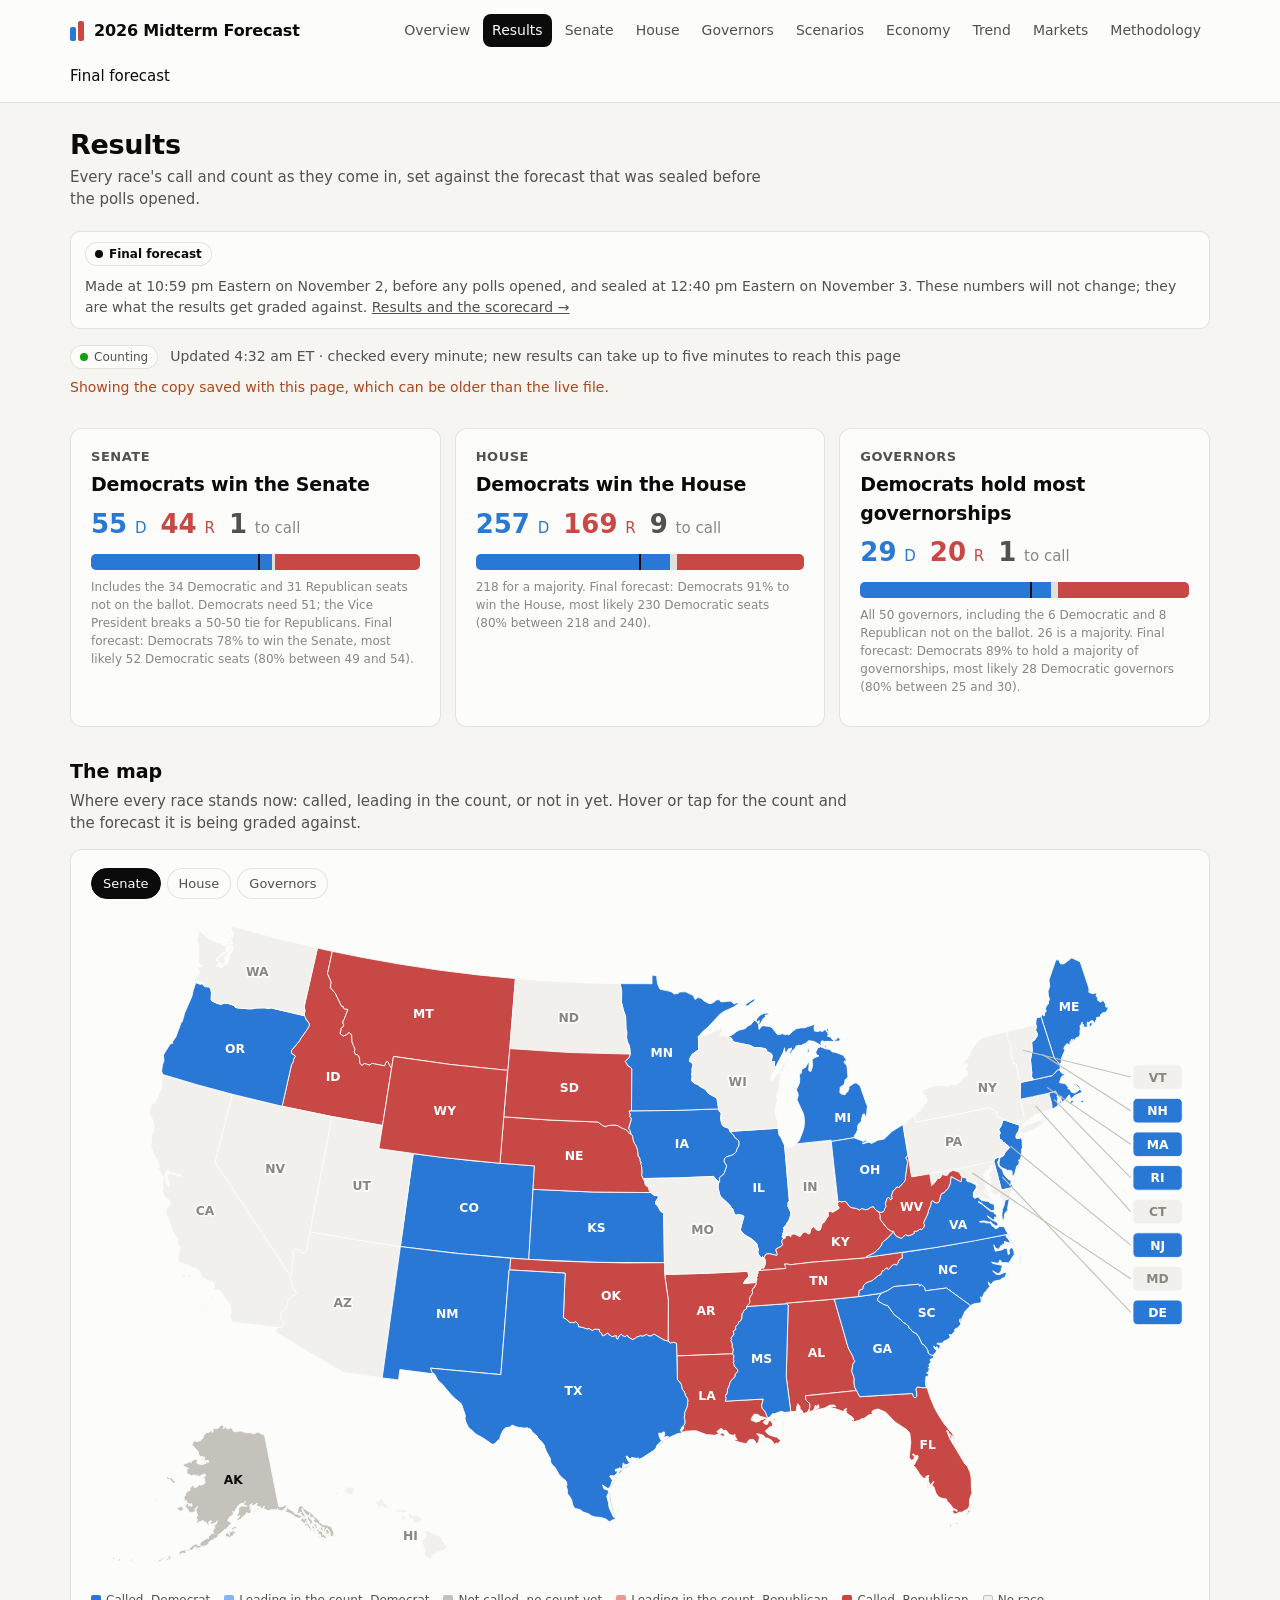
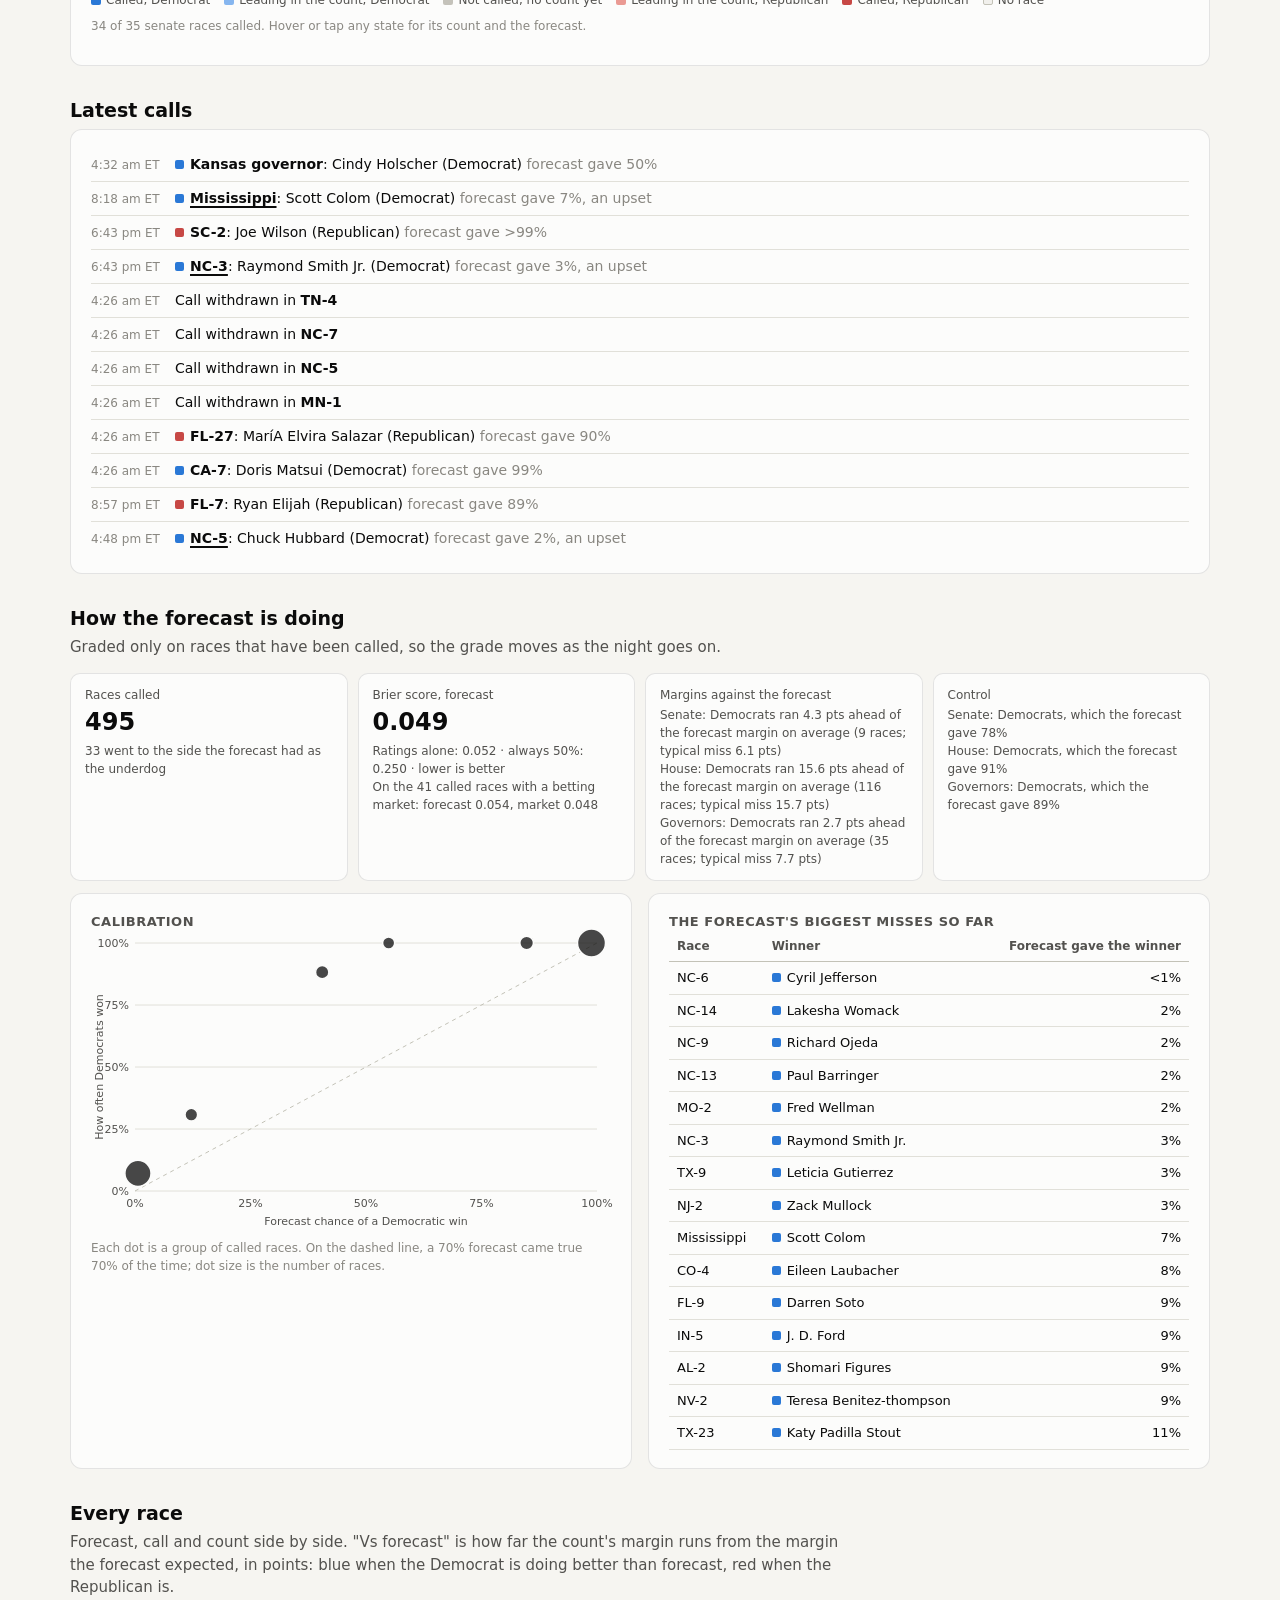
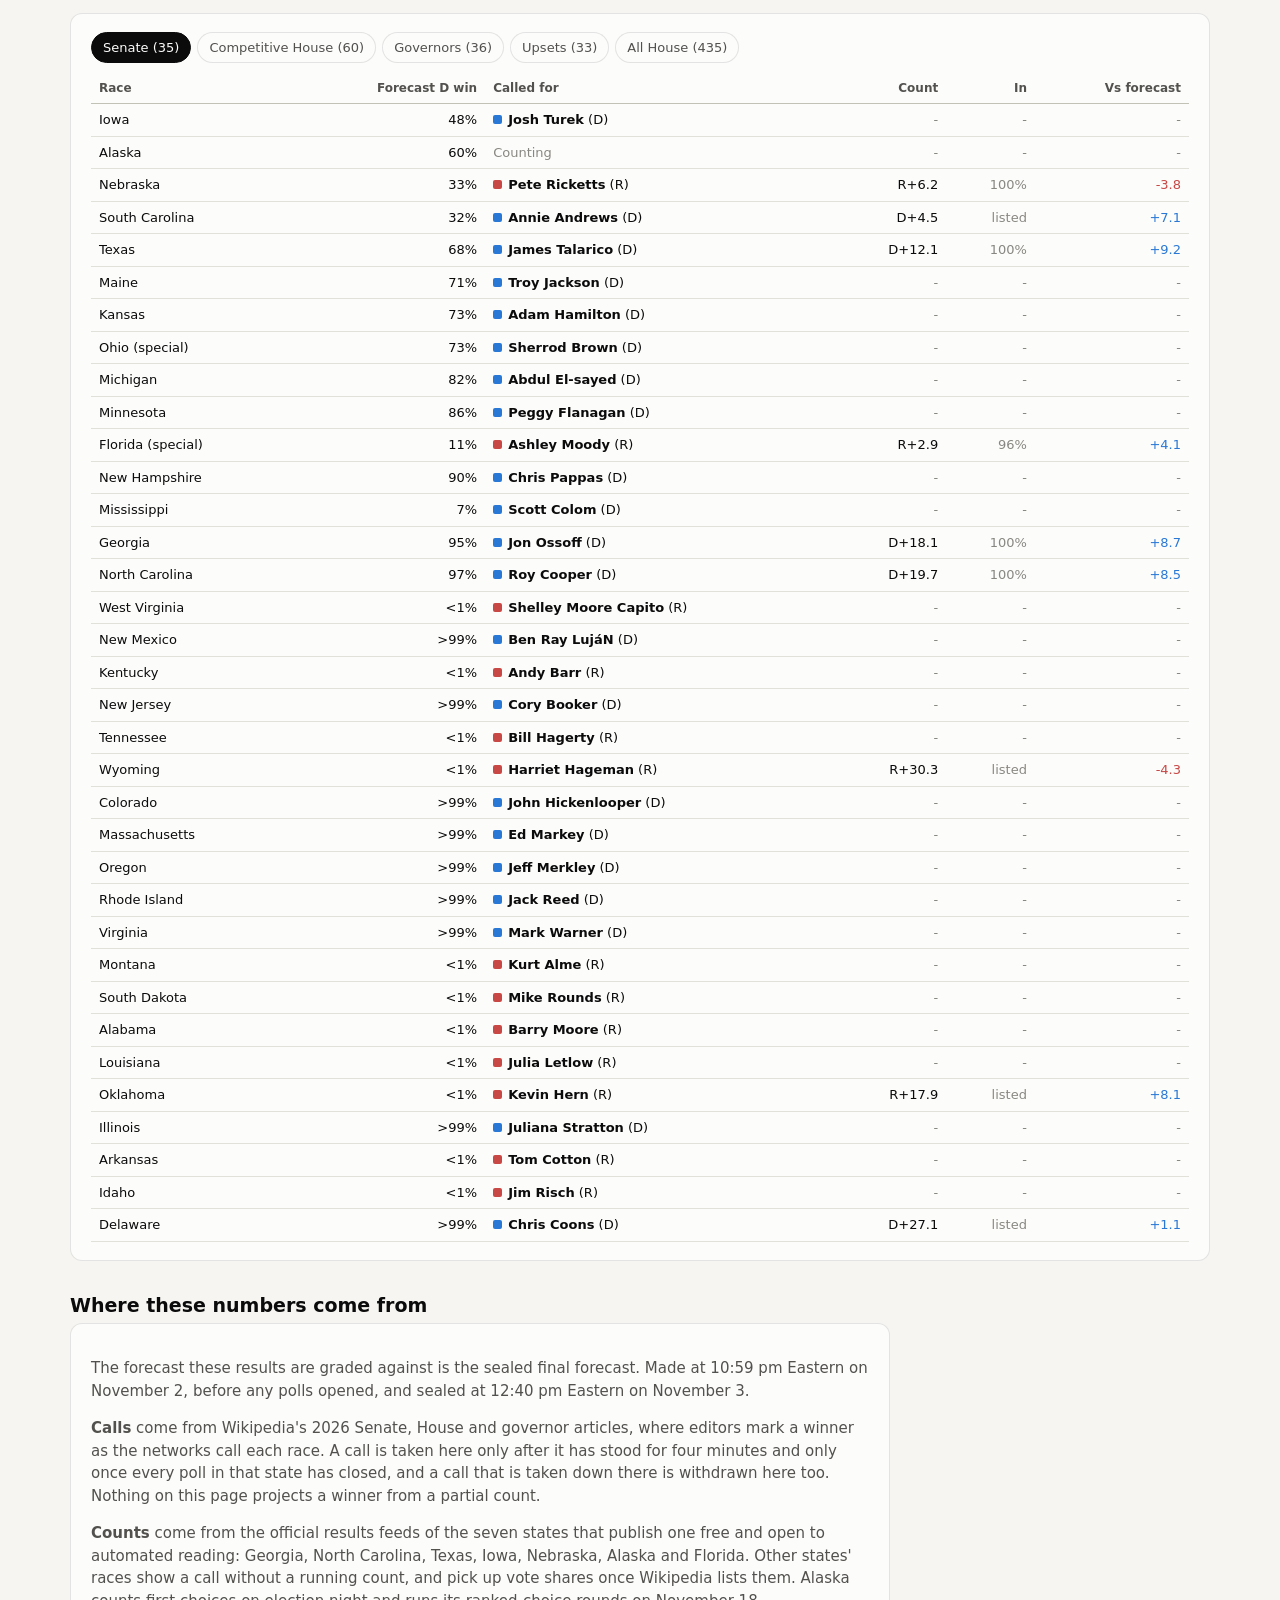
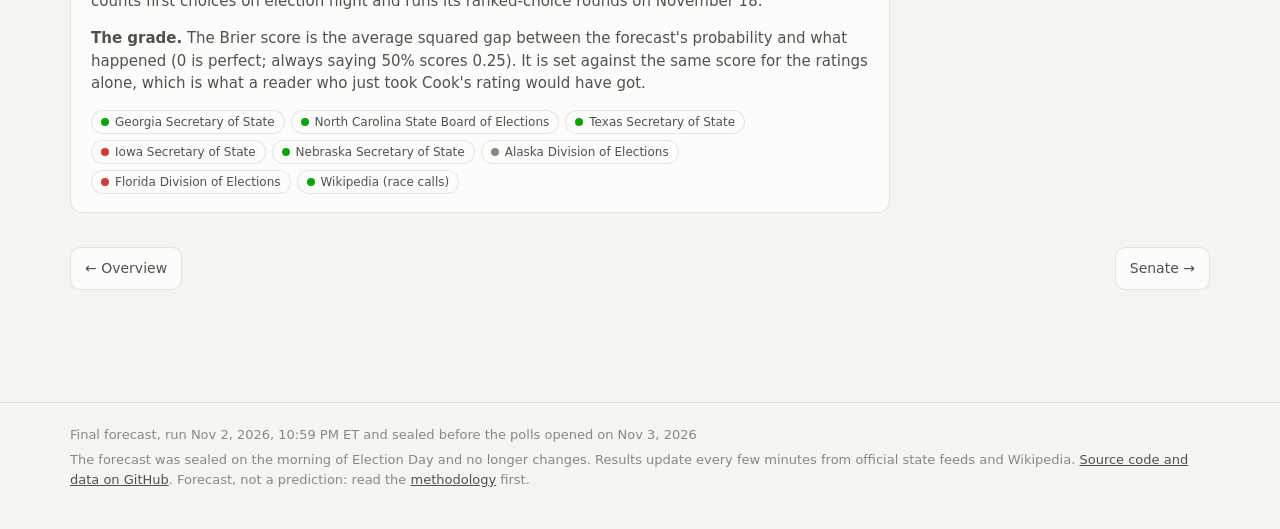
<file: site/results.html>
<!DOCTYPE html>
<html lang="en">
<head>
<meta charset="UTF-8">
<meta name="viewport" content="width=device-width, initial-scale=1">
<title>Results · 2026 Midterm Forecast</title>
<meta name="description" content="Live results for every Senate, House and governor's race, graded against the final forecast.">
<meta property="og:type" content="website">
<meta property="og:title" content="Results · 2026 Midterm Forecast">
<meta property="og:description" content="Live results for every Senate, House and governor's race, graded against the final forecast.">
<meta property="og:url" content="https://gh0stmahn-ai.github.io/results.html">
<meta property="og:image" content="https://gh0stmahn-ai.github.io/assets/og.png">
<meta property="og:image:width" content="1200">
<meta property="og:image:height" content="630">
<meta name="twitter:card" content="summary_large_image">
<meta name="twitter:title" content="Results · 2026 Midterm Forecast">
<meta name="twitter:description" content="Live results for every Senate, House and governor's race, graded against the final forecast.">
<meta name="twitter:image" content="https://gh0stmahn-ai.github.io/assets/og.png">
<link rel="icon" href="data:image/svg+xml,%3Csvg xmlns='http://www.w3.org/2000/svg' viewBox='0 0 32 32'%3E%3Crect width='32' height='32' rx='7' fill='%23f6f5f1'/%3E%3Crect x='5' y='8' width='10' height='18' rx='2' fill='%232a78d6'/%3E%3Crect x='17' y='8' width='10' height='18' rx='2' fill='%23c74845'/%3E%3C/svg%3E">
<link rel="stylesheet" href="assets/style.css?v=7c6da667">
</head>
<body>
<header class="site-head"><div class="bar">
  <a class="brand plain" href="index.html"><span class="mark"><i></i><i></i></span>2026 Midterm Forecast</a>
  <nav class="main" aria-label="Sections"><a href="index.html">Overview</a><a href="results.html" aria-current="page">Results</a><a href="senate.html">Senate</a><a href="house.html">House</a><a href="governors.html">Governors</a><a href="scenarios.html">Scenarios</a><a href="economy.html">Economy</a><a href="trend.html">Trend</a><a href="markets.html">Markets</a><a href="methodology.html">Methodology</a></nav>
  <span class="refresh" title="The final forecast is sealed and no longer re-runs">Final forecast</span>
</div></header>

<div class="wrap">
<div class="page-head">
  <h1>Results</h1>
  <div class="sub">Every race's call and count as they come in, set against the forecast that was sealed before the polls opened.</div>
</div>
<div class="final-banner" role="note">
  <span class="pill"><span class="dot" style="background:var(--ink)"></span>Final forecast</span>
  <span>Made at 10:59 pm Eastern on November 2, before any polls opened, and sealed at 12:40 pm Eastern on November 3. These numbers will not change; they are what the results get
    graded against. <a href="results.html">Results and the scorecard &#8594;</a></span>
</div>

<div class="res-status" id="res-status"></div>

<section>
  <div class="grid3">
    <div class="card" id="res-senate"></div>
    <div class="card" id="res-house"></div>
    <div class="card" id="res-gov"></div>
  </div>
  <noscript><p class="note">As of the last site rebuild: Senate D 55, R 44, 1 uncalled; House D 257, R 169, 9 uncalled.</p></noscript>
</section>

<section>
  <h2>The map</h2>
  <p class="lede">Where every race stands now: called, leading in the count, or not in yet. Hover or tap for
    the count and the forecast it is being graded against.</p>
  <div class="card">
    <div class="tabs" id="res-map-tabs" role="group" aria-label="Choose a map"></div>
    <svg id="res-map" viewBox="0 0 980 600" role="img" aria-label="Map of race results"></svg>
    <div class="legend" id="res-map-legend"></div>
    <p class="note" id="res-map-note"></p>
  </div>
</section>

<section id="res-events-wrap" hidden>
  <h2>Latest calls</h2>
  <div class="card"><ol class="res-events" id="res-events"></ol></div>
</section>

<section id="res-score-wrap" hidden>
  <h2>How the forecast is doing</h2>
  <p class="lede">Graded only on races that have been called, so the grade moves as the night goes on.</p>
  <div class="score-tiles" id="res-score"></div>
  <div class="grid2" style="margin-top:12px">
    <div class="card">
      <div class="chamber-label">Calibration</div>
      <svg id="res-calib" viewBox="0 0 520 300" role="img" aria-label="Forecast probability against how often Democrats won"></svg>
      <p class="note" id="res-calib-note"></p>
    </div>
    <div class="card">
      <div class="chamber-label">The forecast's biggest misses so far</div>
      <div id="res-misses"></div>
    </div>
  </div>
</section>

<section>
  <h2>Every race</h2>
  <p class="lede">Forecast, call and count side by side. "Vs forecast" is how far the count's margin
    runs from the margin the forecast expected, in points: blue when the Democrat is doing better than
    forecast, red when the Republican is.</p>
  <div class="card">
    <div class="tabs" id="res-tabs" role="group" aria-label="Filter races"></div>
    <div class="tbl-scroll"><table id="res-table"></table></div>
  </div>
</section>

<section>
  <h2>Where these numbers come from</h2>
  <div class="card prose">
    <p>The forecast these results are graded against is the sealed final forecast. Made at 10:59 pm Eastern on November 2, before any polls opened, and sealed at 12:40 pm Eastern on November 3.</p>
    <p><b>Calls</b> come from Wikipedia's 2026 Senate, House and governor articles, where editors mark a winner
      as the networks call each race. A call is taken here only after it has stood for four minutes and
      only once every poll in that state has closed, and a call that is taken down there is withdrawn
      here too. Nothing on this page projects a winner from a partial count.</p>
    <p><b>Counts</b> come from the official results feeds of the seven states that publish one free and
      open to automated reading: Georgia, North Carolina, Texas, Iowa, Nebraska, Alaska and Florida. Other
      states' races show a call without a running count, and pick up vote shares once Wikipedia lists them.
      Alaska counts first choices on election night and runs its ranked-choice rounds on November 18.</p>
    <p><b>The grade.</b> The Brier score is the average squared gap between the forecast's probability
      and what happened (0 is perfect; always saying 50% scores 0.25). It is set against the same score
      for the ratings alone, which is what a reader who just took Cook's rating would have got.</p>
    <div id="res-sources"></div>
  </div>
</section>

<div class="prev-next"><a href="index.html">&#8592; Overview</a><a href="senate.html">Senate &#8594;</a></div>
</div>

<footer class="site"><div class="wrap" style="padding-bottom:0">
  <div id="foot-updated"></div>
  <div style="margin-top:6px">The forecast was sealed on the morning of Election Day and no longer changes. Results update every few minutes from official state feeds and Wikipedia.
    <a href="https://github.com/Gh0stmahn-ai/cd-election-agent">Source code and data on GitHub</a>.
    Forecast, not a prediction: read the <a href="methodology.html">methodology</a> first.</div>
</div></footer>

<script src="assets/app.js?v=7c6da667"></script>
<script>
const PAGE_DATA = {"site":{"timestamp":"2026-11-03T03:59:09.768138+00:00","status":"success","final":true},"results_config":{"raw":"https://raw.githubusercontent.com/Gh0stmahn-ai/cd-election-agent/main/data/results_2026.json","local":"data/results_2026.json","forecast":{"senate":{"p":0.7806,"median":52,"p10":49,"p90":54,"not_up":{"D":34,"R":31,"note":"65 seats not up in 2026: 34 in the Democratic caucus (incl. King and Sanders), 31 Republican."},"seats":100,"needed":51},"house":{"p":0.9069,"median":230,"p10":218,"p90":240,"seats":435,"needed":218},"governor":{"p":0.8877,"median":28,"p10":25,"p90":30,"not_up":{"D":6,"R":8,"states":{"DE":"D","KY":"D","NJ":"D","NC":"D","VA":"D","WA":"D","IN":"R","LA":"R","MS":"R","MO":"R","MT":"R","ND":"R","UT":"R","WV":"R"}},"seats":50,"needed":26}},"geo":{"states":{"AK":{"d":"M174.7,534.1L176.0,534.5L176.5,535.3L181.0,538.2L182.1,540.3L183.8,538.1L184.7,537.8L184.5,535.6L185.1,534.9L184.7,534.5L187.2,532.4L189.1,533.5L190.0,535.3L192.2,536.2L193.1,537.3L195.1,538.1L197.2,539.6L197.3,540.1L204.1,546.3L203.9,547.3L205.2,547.2L205.3,548.5L206.3,548.6L206.9,549.9L207.8,549.5L211.5,550.1L213.2,551.1L214.7,551.0L215.4,553.9L216.7,556.1L216.7,558.1L215.9,560.3L214.8,560.4L213.2,558.4L213.9,556.9L213.4,556.8L212.3,554.4L211.0,553.2L211.0,552.2L208.7,554.6L208.8,557.1L208.0,556.9L207.4,556.0L207.9,552.8L208.8,552.1L207.5,552.3L206.0,551.5L204.4,550.3L204.1,549.6L202.7,549.1L202.2,548.0L199.7,548.0L199.4,546.9L198.0,545.0L198.2,544.6L200.1,544.9L198.0,543.6L198.0,543.3L199.1,542.9L197.7,543.0L197.3,543.8L195.7,542.6L195.2,541.1L195.3,539.4L194.8,541.7L192.3,540.8L190.3,538.5L188.3,534.8L188.2,535.7L188.6,536.3L188.3,536.5L191.6,542.5L190.8,542.7L189.6,541.9L188.5,542.3L188.2,541.1L187.1,539.6L187.8,538.8L187.1,539.2L186.3,538.1L186.9,539.7L186.6,540.1L185.1,539.3L183.4,539.1L183.8,539.7L183.5,540.2L185.2,540.2L186.1,540.8L186.0,541.4L186.9,541.2L187.8,542.1L187.9,542.7L186.6,543.3L186.2,544.1L182.3,542.6L180.0,540.6L177.9,539.8L177.9,539.4L172.9,538.0L173.6,536.6L173.2,534.8L173.9,535.2L174.5,537.0L174.4,535.5L175.2,535.2L173.4,534.3L172.0,536.1L170.4,537.2L166.7,536.5L167.0,535.7L166.4,535.0L166.4,535.7L165.7,536.2L161.2,536.1L157.1,537.3L156.8,536.4L154.2,535.5L154.6,533.0L153.0,535.3L150.6,534.9L151.3,533.6L149.6,533.7L149.2,533.2L148.1,533.4L148.7,532.8L147.8,532.3L147.8,531.2L148.8,530.6L147.8,530.6L145.3,532.4L144.6,531.9L144.3,532.6L143.5,532.8L143.1,532.2L143.8,530.4L142.9,531.5L141.9,531.7L141.7,532.1L142.4,531.9L142.0,533.2L141.3,533.4L142.4,534.4L142.3,535.0L141.2,535.8L142.9,535.1L143.5,535.6L142.8,536.4L142.9,537.9L142.2,539.3L141.1,539.7L139.8,539.1L139.3,539.4L138.8,538.7L138.2,541.1L137.8,540.1L137.5,541.4L136.8,541.1L137.0,541.8L136.2,542.7L134.8,542.8L133.7,545.1L132.8,544.7L132.9,545.2L130.8,545.6L130.1,545.1L130.3,544.2L132.0,543.2L133.1,541.4L131.7,542.3L130.6,542.0L130.3,541.4L131.8,537.9L131.8,534.7L134.8,532.5L135.9,533.0L137.6,532.8L139.5,533.2L136.0,531.3L138.0,528.9L137.1,529.2L136.3,530.6L134.1,530.5L130.9,532.9L130.3,533.8L130.4,534.5L128.7,536.2L128.7,537.0L127.8,538.1L126.1,537.9L127.4,539.1L127.4,540.0L127.1,540.5L125.5,541.1L126.1,541.4L125.9,542.0L125.0,542.4L124.8,541.8L123.9,542.5L123.6,543.5L122.4,544.5L122.1,546.0L124.8,547.4L125.1,547.9L124.8,548.8L121.6,552.0L121.8,553.0L119.0,554.0L116.0,557.1L113.5,558.5L113.6,559.6L112.7,560.9L109.5,562.3L108.9,563.4L107.8,563.3L106.9,563.9L107.5,564.1L105.6,564.6L105.0,565.4L105.6,565.6L106.0,566.3L105.0,567.2L104.8,566.3L103.9,567.7L100.9,568.7L100.3,569.9L100.3,568.5L99.9,568.4L96.9,570.3L95.3,570.3L94.4,570.9L93.2,571.0L92.9,570.8L93.1,570.0L94.1,569.9L92.9,569.3L90.3,572.3L89.0,572.8L88.2,571.3L87.8,573.0L87.0,573.2L86.1,572.3L85.9,573.4L85.0,573.8L85.5,571.8L87.0,571.5L90.5,568.3L92.4,567.2L94.4,566.6L94.4,567.0L95.6,566.9L95.1,567.6L95.8,568.6L96.3,567.8L97.9,568.5L97.0,566.9L98.2,564.9L103.8,561.3L103.9,561.8L104.7,562.0L104.9,560.3L106.3,558.6L108.2,557.1L109.7,557.3L108.8,556.0L109.3,553.4L109.5,552.8L110.9,552.5L109.8,552.0L109.8,550.8L111.9,548.7L112.6,545.9L111.3,547.7L107.4,549.3L106.4,547.6L106.7,546.6L108.0,546.8L106.8,545.9L105.8,547.0L105.3,546.6L105.1,550.4L104.5,550.6L102.2,546.8L101.2,547.4L99.8,545.6L98.0,546.7L96.4,547.1L95.9,547.9L94.4,548.2L93.0,547.8L94.7,546.9L94.6,545.3L95.2,544.7L94.3,544.9L94.1,544.3L94.0,543.3L95.0,541.3L93.5,536.2L95.4,533.5L94.8,533.5L92.6,536.1L93.1,536.7L92.7,538.1L88.7,538.9L87.2,538.0L87.3,537.3L85.8,534.9L84.6,533.9L84.8,533.3L83.7,532.8L86.0,530.7L87.5,531.8L87.1,533.0L88.6,532.0L89.3,533.4L90.5,532.4L89.0,531.5L90.1,531.3L89.6,530.7L88.7,531.3L85.0,530.3L84.8,530.0L86.0,529.1L85.3,529.2L85.3,528.4L84.7,528.5L84.9,527.8L84.3,528.9L83.7,528.8L83.5,527.4L83.0,527.0L83.3,525.6L82.3,525.4L82.4,524.6L83.6,524.5L82.9,523.6L84.5,523.5L84.5,521.8L86.6,519.5L87.3,519.2L88.0,519.6L87.8,518.9L88.8,518.2L88.0,518.7L88.3,516.6L88.8,515.9L89.8,516.0L89.4,515.3L89.9,514.7L91.4,514.7L92.3,515.7L91.8,516.4L92.6,515.9L93.2,516.4L95.5,515.2L96.8,513.5L97.7,514.1L100.5,513.7L101.7,512.0L101.4,508.9L100.8,507.8L100.0,507.4L100.3,506.8L101.8,506.6L102.2,505.4L101.5,504.1L100.4,504.9L99.5,504.7L96.0,507.3L95.9,506.3L95.1,505.2L94.7,505.5L95.4,506.2L95.0,506.9L93.5,505.5L91.7,505.2L89.6,505.8L86.2,504.3L85.4,503.1L85.9,501.8L84.7,499.9L85.8,500.1L86.2,499.5L87.1,499.4L83.7,497.8L82.2,496.4L82.1,495.8L82.7,495.2L82.6,495.7L84.3,494.8L85.3,494.8L87.5,493.4L89.7,493.9L89.9,493.6L89.2,493.0L89.5,492.5L93.5,491.2L95.7,491.7L95.0,491.6L95.3,491.9L94.2,494.0L95.1,495.1L100.0,496.0L101.6,494.5L102.7,495.3L102.6,494.2L100.4,493.5L99.9,491.4L99.0,490.5L98.9,489.9L99.6,489.6L100.4,490.8L100.5,492.4L101.3,493.2L102.6,493.1L103.9,494.1L105.1,493.9L104.9,492.5L103.5,492.0L101.9,492.6L100.8,491.5L101.7,489.6L101.4,489.3L99.6,489.1L99.6,488.5L99.1,489.0L97.9,488.8L96.6,488.1L95.5,484.3L92.6,480.8L89.4,477.9L90.5,477.7L91.6,474.6L94.5,475.2L97.6,474.6L99.8,472.4L100.6,469.9L103.7,466.3L103.9,466.9L103.1,467.4L105.8,466.8L108.1,465.0L108.5,465.2L108.0,466.8L108.5,467.2L108.8,465.7L109.8,465.6L109.0,465.5L108.2,464.7L109.3,463.7L110.2,463.2L110.3,464.1L113.5,463.5L117.0,459.9L117.0,460.7L119.0,462.0L117.7,463.3L118.0,463.9L119.0,463.5L120.0,462.1L121.1,462.9L120.9,463.6L122.2,464.2L124.5,463.3L126.3,463.6L126.9,464.1L126.4,464.6L126.5,465.4L128.0,465.8L127.6,466.5L129.4,466.7L130.7,466.0L131.7,466.5L132.6,465.9L134.0,465.9L136.0,467.0L136.8,466.7L138.0,467.5L142.5,467.4L144.2,468.3L145.6,468.3L148.9,466.8L153.8,469.2L154.8,469.0L167.6,533.5L169.3,533.7L169.5,533.1L171.3,533.6L172.1,532.3L174.1,531.8L174.1,533.7ZM68.8,507.2L70.0,507.9L72.4,507.8L73.0,509.3L74.2,510.5L76.7,511.5L76.4,512.1L74.4,512.0L73.1,513.2L73.0,512.0L70.4,509.0L67.8,509.0L67.5,508.0L68.1,506.5ZM58.7,527.7L59.8,528.4L60.1,529.3L58.8,528.7L57.7,527.1L58.4,526.5ZM149.0,535.3L150.0,535.5L148.3,536.7L147.9,535.7L148.4,535.2ZM80.9,533.5L82.2,534.2L82.2,537.1L80.3,537.2L80.0,537.8L76.9,535.4L76.2,533.8L78.3,534.2L79.7,533.3ZM144.8,540.3L144.4,540.4L144.4,539.7L146.5,536.2L147.1,536.9ZM128.5,551.5L128.9,551.1L130.2,551.8L129.7,552.9L129.1,552.3L129.0,553.1L128.1,553.4L127.9,552.9L126.7,554.2L125.0,553.5L126.5,552.0L127.2,552.1L127.0,551.2L127.8,550.9ZM193.2,542.7L194.8,542.3L197.4,545.3L195.2,543.0L194.8,543.1L197.1,545.8L197.7,547.3L196.1,550.1L195.4,549.1L195.3,547.1L194.4,546.2L192.0,541.8ZM189.3,543.2L190.0,543.7L189.9,544.6L190.2,544.8L190.9,543.6L192.6,544.0L192.9,545.3L191.7,546.0L193.1,545.9L193.7,547.5L191.1,547.0L191.1,548.8L190.2,548.8L189.2,547.4L186.9,545.9L187.3,544.0L188.1,544.6L188.1,543.9ZM126.8,555.4L126.9,555.7L127.9,555.2L128.6,555.3L128.4,556.2L129.4,557.0L128.7,557.9L126.7,557.7L127.7,558.7L123.7,560.8L124.1,561.5L122.6,562.8L123.5,561.3L122.3,561.1L122.6,560.3L121.8,560.2L121.3,560.5L121.8,560.6L122.0,561.2L121.4,561.8L120.0,558.8L120.2,558.0L120.7,557.2L122.3,556.6L123.9,559.0L123.3,556.7L123.9,556.5L123.1,555.6L123.3,555.1L123.8,555.1L124.6,556.0L125.6,555.6L125.8,554.3L127.0,554.8ZM193.8,548.5L196.4,552.4L197.2,555.8L195.4,554.1L195.5,552.9L195.0,553.2L194.2,552.2L193.6,552.4L193.6,550.9L192.3,549.7L191.9,551.3L191.4,551.7L190.9,549.8L191.7,547.7ZM200.4,549.0L201.9,549.1L202.6,550.7L202.4,551.2L200.9,550.1L202.2,552.2L201.1,552.9L200.5,552.8L199.7,550.8L198.1,549.7L198.4,549.2ZM198.4,550.8L199.8,551.8L199.5,552.4L200.1,555.6L199.3,556.2L198.6,553.9L198.9,553.5L197.9,552.9L197.0,551.3L197.7,550.4ZM203.7,551.5L202.9,551.4L202.8,549.8L204.2,550.9ZM207.0,553.5L207.3,554.6L206.7,554.9L205.8,554.3L205.0,554.4L204.6,553.6L205.1,551.2L206.8,552.5ZM204.2,553.4L203.0,553.1L203.3,552.1L204.4,552.1ZM201.1,553.7L202.5,553.4L203.4,554.8L205.7,555.5L208.2,557.7L206.7,557.4L206.5,558.4L207.3,558.0L208.6,558.8L208.6,559.5L209.5,559.3L210.3,562.7L208.7,561.7L207.9,561.7L207.3,560.6L207.2,561.4L206.8,561.4L204.9,560.0L205.4,559.3L204.7,558.7L204.7,558.1L203.7,558.3L201.8,557.6L202.1,557.1L202.8,557.2L203.2,556.1L202.5,555.5L201.2,556.4L201.6,555.0ZM212.7,556.1L212.5,558.3L211.5,558.1L211.1,557.3L210.5,559.3L209.6,557.7L209.9,556.4L209.4,554.7L210.6,553.4L212.0,554.6ZM203.8,558.7L203.0,561.0L202.2,559.6ZM96.0,571.7L96.5,571.3L96.7,572.7L95.4,572.9L95.4,571.5L95.9,571.1ZM206.9,562.5L207.8,562.2L207.9,563.7L207.5,563.7L204.8,561.1L204.1,561.1L203.8,560.5L204.3,560.2L205.3,560.7ZM212.3,559.3L213.1,560.3L212.5,560.6L211.8,559.8L211.4,560.0L211.0,558.4L211.7,558.5ZM84.5,572.7L84.8,573.9L85.8,575.1L84.8,574.5L83.8,575.1L81.4,574.9L80.0,576.0L78.5,575.8L78.5,574.4L80.5,572.6L81.3,572.8L83.3,572.0ZM70.6,578.1L71.1,578.3L71.7,577.6L72.2,578.1L70.7,579.3L71.5,579.6L71.4,579.8L69.0,581.0L66.0,581.6L65.0,581.2L68.0,580.2L68.7,579.1L69.5,579.7L69.8,579.3L68.5,578.3L68.9,577.4L70.5,577.3ZM64.3,580.8L62.9,581.2L61.6,582.4L58.9,583.3L61.1,580.9L62.5,580.8L63.2,579.4L64.2,579.2L65.1,579.8ZM34.2,582.2L31.6,581.5L36.1,581.5L36.4,581.2L35.8,580.7L37.1,580.3L37.5,580.8L37.2,581.6L36.6,581.8L36.7,582.3ZM39.0,583.0L41.1,584.1L37.7,583.2L37.2,582.5ZM25.9,580.7L26.4,581.2L26.1,581.7L23.7,581.9L25.7,579.7L26.2,580.2ZM20.1,580.2L19.4,579.7L19.9,579.3L19.5,578.1L20.4,578.3L21.5,579.4Z","cx":126.9,"cy":509.6},"AL":{"d":"M640.7,447.2L638.6,449.7L631.8,451.0L632.1,450.5L635.5,449.4L634.2,447.2L633.4,447.1L632.9,446.4L632.7,444.1L630.9,441.5L629.9,444.2L629.3,448.4L624.6,448.7L620.5,417.4L622.3,353.6L620.1,351.8L663.4,348.2L675.3,389.8L676.4,392.8L679.5,398.3L680.5,400.6L680.4,401.7L681.7,403.1L681.6,403.9L680.0,406.2L679.1,411.9L679.4,414.0L681.1,418.1L681.1,423.9L681.9,427.5L683.3,429.8L637.7,434.5L637.9,437.4L638.6,438.7L641.7,441.6L641.6,445.0ZM630.6,450.7L629.1,451.3L626.3,451.3L629.9,450.3Z","cx":647.5,"cy":396.2},"AR":{"d":"M593.6,333.3L594.0,335.0L592.8,335.8L592.6,337.5L590.8,338.8L590.1,340.3L590.5,342.1L589.9,344.0L588.4,346.0L587.8,348.1L588.2,350.4L587.5,352.3L585.1,354.7L585.4,356.0L584.8,357.0L583.2,358.1L582.4,359.1L582.3,360.0L581.3,360.8L580.8,365.5L580.0,367.4L578.0,368.7L577.9,369.7L577.2,370.9L575.7,372.3L575.2,373.6L575.7,375.3L573.2,377.0L573.8,378.4L573.6,380.0L571.1,383.3L571.8,383.9L571.8,384.5L571.1,385.2L572.5,388.2L572.3,391.2L573.4,392.7L572.8,397.0L523.0,398.9L522.6,387.6L520.1,386.9L518.4,386.9L517.3,387.5L515.1,385.7L515.3,349.4L512.0,326.2L548.7,325.2L585.4,323.4L587.0,326.0L587.1,327.6L583.6,331.9L582.4,334.2Z","cx":549.0,"cy":358.6},"AZ":{"d":"M259.9,418.5L225.1,413.4L194.4,395.7L164.2,377.4L167.0,373.4L169.4,373.6L170.7,373.1L171.6,371.8L172.0,368.8L171.2,367.6L169.7,366.5L169.1,364.3L170.2,359.3L172.1,358.5L174.0,356.0L174.7,354.4L175.4,350.0L177.5,347.2L183.3,343.4L183.0,341.9L180.0,338.4L180.0,336.3L178.2,331.6L177.8,329.1L179.9,320.0L179.5,315.8L180.1,314.1L180.6,308.1L180.1,306.0L180.8,304.6L181.8,304.0L184.6,303.8L186.1,304.3L188.5,307.2L189.3,307.4L192.2,304.8L195.5,287.9L235.7,295.1L276.1,301.3Z","cx":224.6,"cy":351.0},"CA":{"d":"M178.1,327.4L177.8,329.1L178.2,331.6L180.0,336.3L180.0,338.4L183.5,342.7L183.3,343.4L177.5,347.2L175.4,350.0L174.7,354.4L174.0,356.0L172.1,358.5L170.2,359.3L169.1,364.3L169.7,366.5L171.2,367.6L172.0,368.8L172.1,370.4L170.7,373.1L169.4,373.6L164.9,373.4L125.4,368.6L125.8,366.2L125.1,365.2L124.0,365.5L125.0,359.8L124.8,356.3L123.2,351.8L115.0,340.7L112.1,339.3L111.4,340.1L109.6,339.0L110.4,336.7L109.3,333.1L107.9,332.3L104.0,331.6L99.3,328.6L98.0,327.1L98.0,325.1L93.2,320.4L91.3,320.4L89.1,319.5L86.1,317.5L79.1,315.7L78.2,313.9L77.0,312.8L78.6,308.2L78.7,305.2L79.9,302.8L79.7,301.7L77.0,299.1L76.9,297.7L77.8,296.0L77.4,294.6L75.8,292.9L74.6,289.9L72.6,287.9L72.3,285.3L71.2,283.4L69.2,276.6L66.8,272.0L67.5,267.0L70.4,264.4L70.8,261.9L70.1,259.8L65.9,257.5L63.5,252.1L64.3,248.7L63.8,244.9L64.9,240.2L66.1,240.0L67.0,240.5L66.5,243.2L67.3,244.8L68.2,245.7L68.8,247.2L70.2,248.1L69.2,242.3L68.4,240.8L68.0,237.0L69.4,236.4L71.1,236.1L73.2,236.5L78.8,238.4L80.2,238.2L81.9,238.8L80.5,237.8L76.5,236.9L74.4,235.3L72.2,235.9L68.9,233.3L67.3,233.6L66.3,236.7L66.0,239.1L65.1,239.1L60.1,232.6L58.6,233.7L59.8,231.6L60.4,229.0L61.3,231.5L61.3,229.9L59.8,227.1L59.5,223.9L57.4,221.4L53.3,212.1L54.2,207.9L54.2,202.3L55.8,199.5L56.5,194.1L54.3,186.4L52.0,182.3L52.3,179.8L52.8,177.3L55.4,173.3L56.1,172.9L55.9,173.6L56.3,173.9L57.2,172.5L56.9,172.0L59.3,168.8L60.3,165.1L62.7,160.9L63.5,155.9L63.4,153.7L62.6,152.0L63.7,150.2L64.1,147.8L95.2,157.0L126.3,165.4L110.7,226.1ZM86.9,326.1L90.0,328.0L91.9,328.0L92.1,328.6L91.8,329.0L87.5,328.7L86.4,327.8L86.3,326.2ZM83.4,328.7L81.4,328.2L80.5,325.9L83.5,326.4L84.7,327.8ZM108.9,346.5L109.4,348.2L106.9,347.5L106.6,345.4L105.6,344.7L105.6,344.0L105.9,343.8ZM89.9,345.4L88.1,344.8L87.9,343.6L89.5,344.1ZM106.1,357.8L104.1,357.1L103.0,353.1L103.7,352.8L104.1,354.5Z","cx":101.7,"cy":268.9},"CO":{"d":"M276.1,301.3L287.6,218.4L340.8,224.8L395.8,229.3L390.7,312.8L331.4,307.9Z","cx":337.5,"cy":266.4},"CT":{"d":"M854.9,164.4L857.6,174.3L857.8,178.2L851.8,180.7L850.1,180.7L848.6,181.8L843.2,183.4L841.9,183.3L840.8,185.1L838.6,186.5L832.8,191.9L830.8,189.9L833.8,186.7L832.6,185.4L829.8,169.7L839.9,167.7L840.0,168.2L840.7,168.0L840.6,167.5Z","cx":843.1,"cy":175.7},"DE":{"d":"M823.1,248.5L812.6,250.8L805.8,225.2L806.6,223.3L807.6,222.3L809.5,221.8L811.0,222.1L809.2,226.2L810.1,229.5L813.5,233.0L814.7,236.7L816.5,239.0L819.1,241.6L820.8,242.1L821.2,243.2L820.9,245.2L820.1,246.3L821.3,245.8L822.0,246.1Z","cx":813.4,"cy":239.2},"FL":{"d":"M640.7,447.2L641.6,445.0L641.7,441.6L638.6,438.7L637.9,437.4L637.7,434.5L683.3,429.8L686.1,435.3L733.1,432.4L734.5,435.8L736.0,436.1L736.8,435.2L737.1,433.7L736.2,428.5L737.4,426.6L742.6,427.3L745.6,427.1L746.7,428.8L749.1,436.2L753.0,445.6L756.7,452.1L761.7,459.8L770.3,470.2L769.7,471.6L769.9,474.8L770.4,476.6L773.5,481.9L772.6,481.4L769.8,476.8L768.7,469.7L768.2,469.9L768.1,472.9L767.7,473.6L766.6,471.3L767.0,468.8L765.4,467.9L765.0,465.9L763.7,465.6L766.6,473.0L780.0,495.3L782.3,497.6L784.6,502.9L785.6,507.7L785.8,516.8L786.5,522.9L785.8,522.1L784.0,527.8L784.1,531.7L783.7,533.8L781.9,536.2L780.5,536.4L777.4,538.4L775.0,538.4L772.3,539.7L770.5,539.9L769.1,538.3L769.4,536.5L770.1,536.2L772.9,537.8L773.2,536.9L772.3,536.0L769.7,535.3L766.9,531.3L764.2,528.6L763.5,526.7L759.5,526.0L756.5,524.6L754.2,521.5L752.3,515.8L750.5,515.0L752.3,510.6L750.8,512.0L750.1,513.7L748.8,513.9L747.6,510.9L747.3,507.1L748.0,505.5L745.0,506.5L745.3,508.4L743.2,508.1L739.9,504.7L735.6,498.2L733.6,496.4L735.0,495.7L738.0,490.1L738.2,488.2L737.3,487.5L736.5,488.3L736.1,488.2L734.7,486.7L733.7,486.4L733.0,486.8L734.7,488.5L734.7,490.5L734.0,491.8L732.9,491.6L732.5,492.2L730.3,489.7L731.7,476.1L730.8,467.9L728.2,464.8L717.7,457.9L709.2,449.1L702.5,446.2L697.9,447.6L697.2,448.5L697.0,449.5L697.4,450.5L697.0,451.0L694.1,451.6L689.9,454.7L688.3,454.8L685.9,456.2L680.9,457.7L679.8,457.5L679.0,456.1L678.8,454.5L680.4,456.5L680.8,456.1L680.8,455.2L679.8,453.7L673.5,449.3L674.4,449.3L674.6,448.6L673.6,447.9L674.4,445.7L672.1,446.9L672.0,448.5L671.3,448.5L664.2,445.9L659.1,445.0L662.8,444.0L664.9,444.3L664.0,443.1L662.4,442.7L659.0,443.0L655.1,445.3L645.9,447.5L647.2,446.2L649.6,445.3L649.8,443.8L649.1,442.4L647.9,444.0L647.0,443.3L646.1,443.4L646.0,445.1L644.5,447.7L641.1,448.9L640.7,448.6L641.6,447.4L641.4,446.8ZM688.3,457.6L686.6,458.5L684.6,458.2L686.7,458.1L691.1,455.4ZM780.5,493.8L781.0,495.2L778.8,492.0L774.0,482.9ZM748.0,514.0L748.1,515.2L746.0,511.2L747.0,511.8ZM749.1,515.9L748.6,516.5L747.2,516.3L746.3,515.7L745.8,514.4L747.7,516.0ZM784.1,537.6L781.0,542.1L782.7,537.7L784.3,535.7L784.1,534.4L785.7,533.1ZM773.1,548.2L772.3,548.9L771.3,548.7L772.2,548.0L775.1,547.0ZM767.8,550.4L767.0,550.9L765.9,548.7L767.9,549.7Z","cx":746.8,"cy":477.9},"GA":{"d":"M683.3,429.8L681.9,427.5L681.1,423.9L681.1,418.1L679.4,414.0L679.1,411.9L680.0,406.2L681.6,403.9L681.7,403.1L680.4,401.7L680.5,400.6L679.5,398.3L676.4,392.8L675.3,389.8L663.4,348.2L685.1,345.9L705.2,343.0L702.4,347.5L702.0,349.6L707.7,353.0L711.3,354.1L716.9,362.1L723.3,366.9L724.4,368.5L728.2,370.9L729.6,372.3L730.4,374.3L731.2,374.6L733.1,377.1L736.9,379.2L738.8,381.7L741.8,388.2L743.5,389.0L746.1,392.3L747.1,394.3L747.3,396.3L748.6,397.6L752.4,398.7L751.8,400.6L748.7,402.4L749.8,404.2L747.8,406.3L748.6,408.1L747.4,409.0L747.3,409.8L748.7,409.7L747.2,413.4L745.7,414.0L747.6,415.5L746.6,417.6L745.2,417.3L744.8,424.2L745.6,427.1L742.6,427.3L737.4,426.6L736.2,428.5L737.0,432.0L736.8,435.2L736.0,436.1L735.1,436.1L734.2,435.3L733.1,432.4L686.1,435.3ZM746.3,421.9L746.3,427.0L745.4,423.6Z","cx":706.2,"cy":392.4},"HI":{"d":"M233.8,521.7L232.1,522.8L229.4,522.1L228.7,521.3L226.9,520.5L226.1,519.5L227.3,517.6L230.0,516.0L234.2,516.1L235.1,517.4L235.1,518.4ZM218.9,523.3L218.5,524.2L217.9,524.1L218.1,522.2L220.4,520.0L221.3,520.2L220.7,522.1L219.4,522.6ZM262.7,531.2L264.2,531.2L264.4,532.7L265.7,534.1L264.7,534.7L262.7,534.9L260.8,533.5L259.8,533.7L259.4,532.7L258.7,532.9L259.3,533.9L257.0,533.9L254.6,530.5L254.0,528.6L256.7,528.4L258.6,526.6L259.7,526.4L261.8,529.3L262.2,530.9ZM273.5,535.9L278.3,536.2L279.0,536.7L282.8,537.1L282.1,538.1L280.0,539.0L277.1,538.2L272.1,537.9L272.8,535.6ZM286.9,541.4L287.4,541.8L290.8,541.1L293.2,542.4L296.1,544.9L294.0,547.1L290.2,548.0L288.4,547.9L287.8,547.6L287.1,544.0L285.9,544.2L284.6,543.6L283.2,542.1L283.0,541.1L283.8,539.7L285.1,539.5ZM280.2,544.6L279.1,545.1L277.9,544.9L277.7,543.5L276.5,541.9L278.5,541.5L279.7,542.0L281.0,543.4ZM303.9,579.0L303.1,580.0L302.0,579.9L298.3,577.9L297.8,576.8L298.1,571.8L295.1,564.6L299.3,559.4L298.0,556.4L298.3,554.6L299.1,554.3L303.0,556.4L310.9,559.7L313.0,562.0L313.4,564.5L314.8,564.8L315.5,566.5L318.3,568.9L317.4,570.3L313.7,572.9L308.9,574.1L304.7,577.1Z","cx":285.1,"cy":559.2},"IA":{"d":"M560.4,243.6L556.5,240.1L555.7,238.7L524.2,240.0L492.8,240.6L491.4,237.6L491.7,234.6L491.5,230.6L490.5,227.2L491.0,226.3L489.9,224.6L490.0,222.7L489.5,222.4L489.0,221.1L488.3,220.9L487.8,215.2L486.1,210.7L484.7,208.7L483.8,206.0L483.3,202.7L481.9,200.8L481.0,197.7L479.8,196.2L482.2,187.9L481.8,186.3L480.7,185.5L481.2,183.5L480.2,180.2L521.3,179.8L560.2,178.4L560.7,180.6L562.3,181.8L562.5,182.9L561.9,186.6L562.8,191.2L563.6,193.1L565.4,194.4L568.0,195.2L569.6,196.5L570.2,198.3L571.3,199.8L572.9,201.0L575.2,204.4L578.1,206.6L578.5,209.1L577.7,212.6L576.9,213.6L576.0,216.5L574.7,218.1L572.4,219.6L567.1,221.3L565.5,222.6L565.1,224.5L565.4,226.0L567.1,228.5L567.3,229.9L565.3,235.6L563.7,237.7L561.8,238.8L561.0,240.2L561.2,243.2Z","cx":527.4,"cy":209.1},"ID":{"d":"M202.1,34.8L215.4,37.8L211.1,57.6L214.3,65.0L214.3,66.6L213.8,67.6L214.2,68.9L213.4,69.8L218.1,75.3L223.7,86.9L225.1,86.9L225.3,88.4L226.1,89.1L229.3,89.6L225.9,98.6L225.2,99.3L224.8,101.8L225.5,103.1L225.4,105.0L223.3,106.2L223.1,108.9L222.2,111.0L225.2,113.4L228.1,112.1L230.3,110.1L232.7,112.5L233.0,118.8L235.6,125.1L234.9,127.6L236.3,129.9L237.8,130.1L239.0,131.3L239.7,133.5L240.0,137.5L241.8,139.5L244.2,137.8L249.0,139.3L250.0,138.1L251.4,137.8L262.0,139.9L263.3,136.6L264.5,136.1L265.4,136.7L266.9,140.5L268.3,141.9L260.2,193.2L215.1,185.3L170.6,176.1L178.9,139.2L180.5,136.4L180.9,134.0L182.2,131.7L181.8,130.7L179.3,129.2L178.7,127.9L179.1,126.0L186.2,117.6L186.8,116.1L193.0,107.4L194.9,103.9L194.6,102.1L190.7,96.3L190.3,94.1L190.9,90.5L190.3,86.9Z","cx":216.1,"cy":149.6},"IL":{"d":"M560.4,243.6L561.2,243.2L561.0,240.2L561.8,238.8L563.7,237.7L565.3,235.6L567.3,229.9L567.1,228.5L565.4,226.0L565.1,224.5L565.5,222.6L567.1,221.3L572.4,219.6L574.7,218.1L576.0,216.5L576.3,214.9L578.3,211.1L578.5,209.1L578.1,206.6L575.2,204.4L574.2,203.3L573.9,202.2L570.3,198.5L613.2,195.7L614.0,201.6L615.8,204.1L619.1,211.3L623.3,260.3L622.2,262.1L622.3,264.2L621.8,264.7L624.2,270.0L624.6,272.0L624.5,273.5L622.5,279.0L621.7,279.4L619.8,283.3L619.0,283.3L618.2,284.4L618.7,286.5L618.0,287.2L618.3,287.7L617.6,289.4L617.7,291.0L617.0,292.3L618.0,294.0L616.7,296.0L616.7,297.7L617.4,299.4L616.2,301.0L611.4,303.5L611.3,304.3L612.6,308.5L612.2,309.2L605.5,307.7L602.7,307.9L601.4,309.7L601.0,311.0L601.2,312.1L599.2,310.4L598.8,311.8L596.8,310.1L595.5,307.8L595.1,306.0L595.7,304.6L595.6,303.2L594.8,301.7L594.3,298.9L592.5,296.8L589.1,294.2L583.2,290.7L579.9,287.0L579.7,285.9L580.4,282.7L582.8,274.4L581.4,273.4L577.2,272.6L575.7,273.5L574.2,272.0L572.8,268.0L569.7,263.9L562.0,256.7L561.2,255.1L559.8,249.5L559.7,246.8Z","cx":595.9,"cy":248.4},"IN":{"d":"M618.0,294.0L617.0,292.3L617.7,291.0L617.6,289.4L618.3,287.7L618.0,287.2L618.7,286.5L618.2,284.4L619.0,283.3L619.8,283.3L621.7,279.4L622.5,279.0L624.5,273.5L624.6,272.0L624.2,270.0L621.8,264.7L622.3,264.2L622.2,262.1L623.3,260.3L619.1,211.3L620.9,212.6L623.3,212.8L626.0,211.9L629.1,209.7L660.6,206.3L666.7,261.7L666.2,262.9L666.7,263.7L666.4,265.1L667.8,266.3L667.7,267.3L662.2,270.7L659.9,270.0L658.3,270.3L657.8,271.4L658.3,273.1L657.9,274.6L656.7,275.7L654.5,279.7L653.2,280.2L652.3,281.8L651.1,286.2L650.2,286.9L648.8,286.9L647.1,286.1L645.1,283.6L644.3,283.4L644.3,284.1L642.9,284.8L643.1,285.5L642.3,286.4L641.8,289.2L641.1,290.1L639.9,289.9L638.2,288.6L636.5,288.4L635.0,289.4L633.2,292.0L632.5,292.4L628.5,290.3L627.2,290.1L626.2,290.5L625.0,289.9L624.8,292.2L624.4,292.6L623.1,291.3L622.2,291.6L620.5,291.2L620.0,291.5L619.7,293.8Z","cx":641.9,"cy":247.6},"KS":{"d":"M390.7,312.8L394.5,250.2L447.2,252.6L499.4,253.1L503.1,255.8L505.2,255.4L506.0,256.0L506.5,258.5L505.8,258.5L503.8,261.5L504.1,263.4L505.8,265.1L508.6,269.9L511.1,271.3L511.8,315.7L451.3,315.4Z","cx":451.2,"cy":284.1},"KY":{"d":"M601.2,312.1L601.0,311.0L601.4,309.7L602.7,307.9L605.5,307.7L612.2,309.2L612.6,308.5L611.3,304.3L611.4,303.5L616.2,301.0L617.4,299.4L616.7,297.7L616.7,296.0L618.3,293.8L619.7,293.8L620.2,291.2L622.2,291.6L623.1,291.3L624.4,292.6L624.8,292.2L625.0,289.9L626.2,290.5L627.2,290.1L628.5,290.3L632.5,292.4L633.2,292.0L635.0,289.4L636.5,288.4L638.2,288.6L639.9,289.9L641.1,290.1L641.8,289.2L642.3,286.4L643.1,285.5L642.9,284.8L644.3,284.1L644.3,283.4L645.1,283.6L647.1,286.1L648.8,286.9L650.2,286.9L651.1,286.2L652.3,281.8L653.2,280.2L654.5,279.7L656.7,275.7L657.9,274.6L658.3,273.1L657.8,271.4L658.3,270.3L659.9,270.0L662.2,270.7L667.7,267.3L667.8,266.3L666.4,265.1L666.7,263.7L666.2,262.9L667.5,260.9L668.4,260.7L669.3,261.4L670.3,261.4L671.6,260.9L672.9,261.0L674.2,261.7L676.7,265.3L678.7,266.5L683.4,267.3L685.8,268.7L688.1,267.3L691.1,268.4L693.5,267.9L696.6,265.9L698.5,265.7L699.3,267.3L700.9,268.9L703.9,271.0L704.5,274.1L704.3,276.7L708.8,282.9L711.1,285.5L714.3,287.5L716.6,287.8L711.2,293.7L706.2,297.8L705.7,299.8L703.4,303.1L701.2,304.7L699.7,306.6L693.2,309.8L690.7,311.5L645.1,315.1L623.3,317.6L622.8,317.0L619.0,316.9L619.8,319.0L620.0,320.9L597.1,322.7L597.8,320.8L598.9,320.1L600.1,320.5L601.0,319.8L601.9,315.8L601.9,313.7Z","cx":668.8,"cy":296.8},"LA":{"d":"M523.0,398.9L572.8,397.0L573.0,398.0L573.8,398.6L573.4,402.4L574.1,403.0L573.2,405.1L574.2,406.8L574.2,407.9L577.1,411.1L577.3,412.2L577.2,412.9L575.1,415.3L574.9,417.1L573.8,418.7L571.6,420.6L570.2,423.0L569.6,425.8L568.2,428.4L567.9,432.0L567.5,433.3L566.4,433.5L566.3,434.8L567.0,437.0L566.0,439.3L600.0,437.4L598.6,443.1L599.0,445.6L601.6,448.5L603.6,453.3L604.9,453.9L603.7,454.5L597.1,452.8L595.3,451.2L592.1,450.8L590.3,453.0L589.0,456.0L593.4,458.0L596.6,457.2L598.3,455.7L599.8,455.7L601.1,454.6L602.3,455.1L602.4,455.6L599.9,458.1L601.3,459.6L603.3,460.0L604.0,459.7L604.4,457.9L605.5,456.6L607.2,456.8L607.1,457.5L608.2,459.3L608.4,461.4L605.3,462.6L604.3,463.6L604.9,464.2L602.7,464.8L602.1,466.0L603.0,467.6L606.1,469.8L611.1,471.3L612.2,471.2L613.5,472.9L615.4,473.7L615.4,474.9L613.9,476.0L613.2,477.7L611.6,476.5L609.2,478.7L609.5,476.9L607.7,474.4L604.3,472.4L601.2,472.0L600.6,470.3L599.5,469.5L594.3,468.2L594.7,469.3L596.4,470.2L596.5,472.2L595.8,475.5L595.3,476.4L593.9,477.2L592.1,474.1L590.7,473.4L588.4,473.5L587.0,474.1L585.5,476.7L584.2,477.2L579.5,476.1L574.2,474.4L574.3,473.8L575.2,473.5L576.7,473.7L574.9,470.9L574.7,468.7L573.3,469.8L569.9,469.1L566.9,465.3L564.2,465.3L562.9,463.6L560.7,464.5L558.6,466.6L560.1,468.3L559.7,468.8L556.5,469.7L549.1,469.1L539.9,465.6L530.6,466.1L528.2,467.1L527.5,466.5L527.2,465.3L528.5,464.5L529.1,463.1L528.7,461.8L530.1,459.0L529.9,455.5L529.3,454.2L529.9,451.5L529.7,449.8L532.1,444.2L532.6,441.6L532.3,440.4L532.8,439.5L532.3,436.8L530.3,433.9L530.3,432.8L529.0,429.9L527.7,428.8L526.9,424.2L523.4,419.9ZM610.3,455.8L610.5,456.7L608.3,456.3L610.9,454.0ZM617.8,460.9L617.4,461.6L617.7,458.5L616.8,455.9L617.9,458.3ZM565.0,470.5L564.3,470.8L561.3,469.1L561.0,468.4L563.4,467.7L565.6,469.1Z","cx":549.8,"cy":433.8},"MA":{"d":"M854.9,164.4L840.6,167.5L840.7,168.0L840.0,168.2L839.9,167.7L829.8,169.7L829.3,169.3L829.7,154.8L858.2,148.6L862.5,143.8L864.9,143.1L864.8,144.2L866.1,146.1L867.0,147.0L868.7,146.5L869.1,147.4L866.3,149.7L864.3,155.0L869.4,155.8L872.2,159.1L871.9,160.4L873.8,160.9L875.0,163.5L876.6,164.1L878.7,164.1L882.5,160.9L879.7,157.3L878.6,156.9L878.5,157.5L877.7,157.0L877.5,156.6L878.0,156.2L879.5,156.3L882.1,158.1L884.1,163.0L884.1,163.7L877.6,166.6L876.8,167.8L874.4,169.5L873.3,166.0L872.8,166.0L869.6,170.5L868.1,171.1L867.1,172.4L865.7,169.5L866.0,167.2L864.9,168.3L862.9,166.9L862.4,165.0L861.7,164.9L861.0,162.7ZM877.5,172.1L873.6,174.2L872.8,173.7L873.8,173.1L874.6,171.3L875.5,170.9L877.0,171.4ZM886.0,172.1L884.9,172.7L882.1,172.7L884.4,171.2L884.3,169.7Z","cx":853.3,"cy":159.2},"MD":{"d":"M790.0,246.3L790.5,248.0L791.6,246.0L789.3,243.8L788.3,245.5L785.1,243.8L782.0,243.1L781.5,242.6L781.6,240.9L777.1,239.0L776.4,237.5L775.9,237.3L775.9,236.3L774.1,234.8L774.3,234.3L771.5,234.1L770.2,233.4L768.9,233.5L765.6,235.3L764.6,237.5L761.7,237.7L760.6,237.3L759.8,236.4L759.5,237.7L757.5,240.5L755.8,240.4L753.0,244.3L750.3,247.0L748.6,236.4L805.8,225.2L812.6,250.8L823.1,248.5L823.2,250.0L822.9,250.5L822.4,249.3L822.1,249.8L822.1,253.0L821.1,253.5L819.7,258.5L816.0,259.9L815.6,260.9L812.5,261.2L812.8,258.7L810.4,257.4L811.0,255.3L810.6,253.3L809.2,255.1L808.8,254.3L808.0,255.6L805.1,254.4L803.2,252.0L803.2,249.7L804.2,249.1L807.4,248.8L804.2,247.3L803.3,246.3L802.3,246.3L801.6,247.8L801.7,245.4L803.6,244.3L803.0,243.0L802.1,242.6L800.9,243.6L800.7,242.7L800.7,241.5L802.8,241.5L803.2,239.5L803.0,238.6L802.0,240.1L801.1,237.5L801.9,234.7L802.9,233.4L805.9,232.6L803.8,232.3L805.4,229.8L803.9,230.3L803.7,228.6L802.2,229.4L802.2,232.1L801.7,232.9L800.6,233.6L799.9,232.5L799.9,235.0L798.7,233.5L798.6,235.2L798.0,235.8L798.1,237.5L795.6,237.0L797.3,239.0L798.4,239.5L798.8,240.6L798.1,241.6L796.6,241.2L798.2,243.4L798.3,247.7L799.8,251.9L802.2,254.9L801.5,255.2L799.1,254.1L796.7,250.8L797.1,252.3L797.9,254.0L802.4,257.0L804.1,259.4L804.2,260.5L802.1,259.1L796.7,258.3L794.6,256.0L794.7,258.1L792.7,256.3L792.3,255.3L791.1,255.6L790.1,256.8L788.8,256.8L788.5,254.0L789.4,251.5L790.4,250.1L790.7,248.5ZM822.0,257.6L821.6,257.8L822.9,251.9L822.8,254.5Z","cx":786.7,"cy":235.7},"ME":{"d":"M864.7,48.0L865.7,49.0L868.3,48.9L873.8,44.9L873.8,44.2L875.5,43.7L882.9,47.1L890.4,69.8L891.0,73.3L890.2,73.9L891.8,74.9L894.3,75.6L897.0,74.8L897.5,76.2L896.9,77.6L898.4,79.2L898.4,81.4L901.4,83.2L902.0,81.9L903.9,82.0L905.7,85.4L905.5,86.4L905.9,87.6L907.3,87.5L908.0,88.2L906.1,92.1L903.5,92.4L901.1,94.3L900.9,95.8L900.3,96.3L897.6,96.9L897.4,99.6L896.5,99.6L896.5,100.6L895.7,101.6L894.2,99.8L893.6,99.7L891.8,100.1L890.8,101.8L889.4,100.8L889.1,103.7L889.7,106.1L888.2,105.4L886.5,105.3L885.2,105.7L886.1,103.2L884.8,103.3L884.6,100.9L883.9,102.9L882.6,104.4L883.1,106.1L882.6,110.1L883.0,111.6L881.4,114.5L879.6,114.7L877.7,117.4L876.7,115.9L876.8,117.9L876.3,118.2L875.3,116.1L874.8,117.0L875.0,119.2L873.7,118.3L874.3,121.1L873.1,120.4L871.8,121.5L871.6,120.1L870.3,120.9L869.0,122.7L868.3,125.0L869.5,125.6L866.4,132.5L865.8,137.2L864.9,138.9L863.2,137.3L862.6,135.9L860.8,134.5L859.4,132.0L847.8,95.7L848.8,94.5L849.3,94.4L850.6,95.6L851.0,95.3L851.2,92.4L852.6,91.5L851.8,89.1L852.7,86.8L854.7,84.3L854.5,82.9L855.5,80.4L854.5,77.4L854.2,73.4L855.7,68.9L855.0,63.3L861.2,45.4L864.0,45.4ZM894.1,103.2L892.5,103.9L892.8,105.4L891.2,104.9L890.8,103.5L891.8,101.2L892.8,101.3Z","cx":872.9,"cy":86.6},"MI":{"d":"M693.0,175.6L692.2,184.0L690.9,185.6L690.5,183.0L689.9,182.8L688.5,183.7L688.7,184.8L687.7,186.9L687.6,189.5L684.8,192.2L684.1,195.2L684.4,197.2L683.4,198.7L683.3,199.8L682.1,201.1L680.9,204.2L660.7,207.5L660.6,206.3L629.1,209.7L631.5,207.5L632.3,206.2L635.0,199.4L636.3,195.2L636.8,190.3L636.4,185.1L635.7,182.5L630.1,170.3L631.2,166.5L630.9,164.2L629.5,161.3L632.3,155.6L632.6,151.0L632.0,147.9L633.9,146.7L634.5,143.2L636.5,141.7L637.3,141.9L640.3,136.8L641.0,136.4L640.6,144.1L641.1,144.8L641.5,144.5L642.0,141.1L642.5,140.7L642.2,145.3L643.0,143.8L644.0,139.7L643.6,134.6L645.6,132.8L649.7,131.1L647.8,130.2L646.9,128.5L647.0,127.4L648.5,124.4L648.1,123.9L648.5,123.7L649.8,123.7L651.1,123.0L656.1,124.9L659.0,125.2L661.8,127.6L664.1,127.8L671.9,130.7L672.3,132.3L673.4,133.3L674.5,135.6L672.4,135.7L672.2,137.1L674.3,139.4L674.9,141.1L675.6,149.6L674.0,152.1L673.2,152.1L672.3,156.6L668.7,159.1L668.4,163.9L669.9,165.2L672.7,165.7L673.4,165.3L673.9,164.0L675.4,163.1L676.7,159.8L676.1,158.9L681.4,155.3L683.2,155.4L685.9,157.3L686.9,158.9L692.2,174.4ZM611.6,141.4L610.9,141.2L609.8,139.6L610.2,136.0L607.7,136.5L607.2,136.0L608.0,131.5L607.6,129.7L605.8,128.3L602.9,127.4L603.1,126.1L602.2,124.8L597.2,123.8L592.2,123.7L588.0,121.7L573.4,118.7L571.6,115.3L570.0,114.4L569.2,114.6L568.9,113.9L572.5,112.2L576.5,109.1L578.8,108.0L583.6,106.8L586.2,104.4L589.1,103.1L590.6,100.8L593.0,98.9L593.3,100.2L594.7,101.0L595.9,103.2L596.1,106.8L596.5,107.5L597.3,105.9L599.6,104.1L605.9,104.9L608.0,106.0L612.5,111.9L615.2,111.9L617.1,111.1L618.9,112.1L619.8,112.3L621.5,111.7L622.9,112.4L626.0,109.3L629.6,106.8L634.2,106.0L636.9,106.0L645.2,103.1L645.9,103.3L645.4,105.1L645.6,108.8L648.3,109.3L651.3,108.6L652.0,109.4L652.9,109.4L654.8,107.8L655.7,107.9L657.4,110.3L658.0,112.0L657.5,113.7L660.4,114.3L660.8,115.7L663.1,117.2L662.0,118.2L655.2,118.1L654.8,118.5L652.4,117.5L651.3,119.6L651.7,121.3L651.1,121.6L645.7,118.4L641.5,117.6L640.2,117.7L638.4,119.7L634.4,121.3L634.3,121.8L631.3,121.6L629.2,122.5L628.3,124.7L625.9,126.6L624.8,129.4L623.8,128.8L623.7,127.9L624.2,126.7L625.4,125.6L625.1,124.0L623.8,124.8L622.5,124.7L620.9,127.8L620.1,128.3L619.2,126.5L619.1,123.9L617.9,127.9L611.6,139.9ZM588.2,84.7L587.6,85.0L588.0,85.6L584.9,86.9L584.4,86.7L584.7,85.7L584.3,85.1L590.1,81.1L593.8,79.5L592.5,80.8L592.1,82.2ZM604.8,94.2L601.6,94.9L602.3,95.6L599.1,98.8L598.9,99.9L596.8,103.0L596.3,103.2L595.8,102.5L596.5,100.7L596.3,99.5L595.9,100.3L596.2,100.9L594.2,100.6L593.6,100.0L594.2,98.0L597.3,94.6L600.2,93.3L603.4,92.8L605.4,93.7ZM640.8,124.9L640.9,127.7L639.8,128.4L639.4,128.2L639.7,125.5L640.1,124.7ZM668.3,116.1L668.8,116.7L668.6,117.4L667.6,117.9L664.2,118.0L663.4,117.4L663.4,116.8L664.1,117.0L665.6,116.1L666.0,115.7L665.8,114.7L666.9,114.7ZM655.9,122.2L656.8,122.9L655.9,123.7L654.0,122.4L654.1,122.1ZM658.8,110.7L658.0,110.4L656.4,107.9L657.6,106.6L658.2,106.8L658.2,109.3Z","cx":670.8,"cy":186.5},"MN":{"d":"M472.3,66.6L500.7,66.7L500.7,59.0L503.7,59.4L504.9,60.3L505.6,66.4L507.5,71.1L508.2,71.7L516.1,73.3L518.9,74.3L519.6,75.5L520.9,75.9L524.3,75.1L525.5,74.0L530.7,73.9L537.7,77.3L539.0,80.5L540.0,80.4L540.6,79.3L542.4,79.1L544.7,79.7L546.8,81.8L551.7,84.4L553.5,84.3L555.8,83.3L558.2,81.3L559.9,80.9L561.0,81.0L561.7,82.4L562.5,82.9L571.5,82.1L573.0,84.1L574.3,84.5L576.1,83.9L578.8,84.0L573.2,87.7L565.0,91.4L561.6,93.7L550.9,105.2L545.2,110.2L543.0,113.4L542.1,113.6L542.5,125.5L536.9,129.4L534.1,134.7L534.2,136.0L536.2,137.0L537.4,139.2L536.4,142.5L536.5,145.9L536.0,146.8L536.5,149.6L536.1,152.6L536.6,153.9L538.5,155.5L541.5,156.6L544.6,159.1L547.4,160.3L549.6,162.5L550.7,164.4L557.7,168.3L558.7,169.4L559.4,172.3L560.2,178.4L521.3,179.8L482.4,180.1L482.6,142.9L481.5,141.3L479.1,140.0L476.8,136.0L480.3,132.4L481.2,129.5L481.1,125.4L480.3,121.5L478.7,118.5L478.0,114.9L478.2,109.3L477.5,107.2L477.1,95.5L475.3,90.7L473.5,83.4L473.6,73.0Z","cx":509.4,"cy":128.5},"MO":{"d":"M593.6,333.3L582.4,334.2L583.6,331.9L587.1,327.6L587.0,326.0L585.4,323.4L548.7,325.2L512.0,326.2L511.1,271.3L508.6,269.9L505.8,265.1L504.1,263.4L503.8,261.5L505.8,258.5L506.5,258.5L506.0,256.0L505.2,255.4L503.1,255.8L499.2,252.9L498.1,251.2L497.6,249.0L496.7,247.6L495.3,247.0L494.5,245.6L494.1,243.4L492.8,240.6L524.2,240.0L555.7,238.7L556.5,240.1L560.4,243.6L559.7,246.8L559.8,249.5L561.2,255.1L562.0,256.7L569.7,263.9L572.8,268.0L574.2,272.0L575.7,273.5L577.2,272.6L581.4,273.4L582.8,274.4L580.4,282.7L579.7,285.9L579.9,287.0L583.2,290.7L589.1,294.2L592.5,296.8L594.3,298.9L594.8,301.7L595.6,303.2L595.7,304.6L595.1,306.0L595.5,307.8L597.9,311.4L599.0,311.8L599.2,310.4L601.2,312.1L601.9,313.7L601.9,315.8L601.0,319.8L600.1,320.5L598.9,320.1L597.8,320.8L596.8,322.9L595.9,321.6L595.4,321.7L595.7,324.3L595.5,325.4L594.8,325.9L594.7,326.6L595.2,327.6L593.8,328.7L594.5,329.8L594.5,331.1Z","cx":545.9,"cy":286.1},"MS":{"d":"M620.7,352.3L622.3,353.6L620.5,417.4L624.6,448.7L619.4,449.4L617.0,448.6L615.5,448.5L610.0,450.6L608.2,450.5L606.2,453.2L604.9,453.9L603.6,453.3L601.6,448.5L599.0,445.6L598.6,443.1L600.0,437.4L566.0,439.3L567.0,437.0L566.3,434.8L566.4,433.5L567.5,433.3L567.9,432.0L568.2,428.4L569.6,425.8L570.2,423.0L571.6,420.6L573.8,418.7L574.9,417.1L575.1,415.3L577.2,412.9L577.3,412.2L577.1,411.1L574.2,407.9L574.2,406.8L573.2,405.1L573.3,404.4L574.1,403.6L574.1,403.0L573.4,402.4L573.3,401.3L573.9,399.7L573.8,398.6L573.0,398.0L572.7,396.5L573.4,392.7L572.3,391.2L572.5,388.2L571.1,385.2L571.8,384.5L571.8,383.9L571.1,383.3L573.6,380.0L573.8,378.4L573.3,376.6L575.7,375.3L575.2,373.6L575.7,372.3L577.2,370.9L577.9,369.7L578.0,368.7L580.0,367.4L580.8,365.5L581.3,360.8L582.3,360.0L582.4,359.1L583.2,358.1L584.8,357.0L585.4,356.0L585.1,354.8Z","cx":598.6,"cy":401.0},"MT":{"d":"M242.2,43.2L275.5,49.2L310.3,54.5L345.2,58.8L378.8,62.1L372.2,144.1L320.8,138.8L270.0,131.6L268.3,141.9L266.9,140.5L265.4,136.7L264.5,136.1L263.3,136.6L262.0,139.9L251.4,137.8L250.0,138.1L249.0,139.3L244.2,137.8L243.0,138.4L242.1,139.6L241.0,138.9L240.0,137.5L239.7,133.5L239.0,131.3L237.8,130.1L236.3,129.9L234.9,127.6L235.6,125.1L233.0,118.8L232.7,112.5L230.3,110.1L228.1,112.1L225.2,113.4L222.2,111.0L223.1,108.9L223.3,106.2L225.4,105.0L225.5,103.1L224.8,101.8L225.2,99.3L225.9,98.6L229.3,89.6L226.1,89.1L225.3,88.4L225.1,86.9L223.7,86.9L218.1,75.3L213.5,70.0L214.2,68.9L213.8,67.6L214.3,66.6L214.3,65.0L211.1,57.6L215.4,37.8Z","cx":296.7,"cy":92.9},"NC":{"d":"M705.2,343.0L685.1,345.9L685.5,340.4L688.7,339.2L689.3,336.4L691.3,334.1L693.6,332.8L697.0,331.8L703.0,327.0L705.0,326.2L706.3,322.8L707.5,322.8L709.1,320.8L710.6,320.2L711.1,321.4L711.7,321.7L715.5,317.7L717.3,317.0L718.8,317.8L719.5,317.3L721.3,313.2L722.8,312.0L724.0,311.7L723.9,308.0L724.4,306.3L724.7,306.6L730.6,305.7L766.0,300.1L816.9,290.6L816.8,292.3L817.2,293.2L818.3,293.9L819.7,296.1L821.2,299.1L819.9,298.0L815.1,296.8L815.7,299.6L813.5,299.1L814.5,300.4L811.9,300.6L810.8,303.1L809.6,303.6L807.4,302.8L805.8,299.8L807.1,305.4L813.1,304.2L815.4,302.9L817.7,302.9L818.7,308.6L819.9,307.7L819.5,304.1L821.3,302.3L822.0,302.3L822.9,303.3L823.9,305.9L824.0,308.4L819.7,315.1L818.7,315.8L815.0,315.6L813.3,316.0L812.2,313.9L811.3,313.6L810.8,313.7L810.7,315.4L809.1,316.2L803.8,315.2L805.1,316.4L811.9,317.8L813.5,318.7L812.4,321.4L812.4,323.1L810.3,325.3L808.9,325.3L804.8,323.0L806.9,325.3L808.4,326.2L811.1,326.2L815.6,324.3L817.4,325.0L815.5,328.8L812.5,330.0L812.3,331.0L805.6,332.3L803.4,335.0L802.3,334.9L800.9,332.8L801.5,335.6L802.3,336.8L797.1,343.0L795.8,346.1L795.5,350.6L794.2,346.0L794.6,349.7L794.2,351.5L787.6,352.6L785.1,354.0L763.5,338.3L744.6,340.8L744.0,338.1L741.2,335.3L739.5,336.6L739.2,335.3L738.5,334.9L716.6,337.0L711.2,340.5ZM818.1,290.4L818.6,290.3L821.6,296.5L827.1,304.1L822.7,299.0L820.6,295.8ZM829.5,315.9L827.2,316.8L829.5,315.1L829.1,308.9L827.8,305.0L829.5,309.0L829.9,311.4L829.9,315.0ZM816.3,331.5L816.9,329.0L819.9,324.4Z","cx":764.7,"cy":321.6},"ND":{"d":"M415.4,64.7L444.7,66.0L472.3,66.6L473.6,73.0L473.5,83.4L475.3,90.7L477.1,95.5L477.5,107.2L478.2,109.3L478.0,114.9L478.7,118.5L480.6,122.7L481.2,129.5L427.4,128.1L373.8,124.6L378.8,62.1Z","cx":426.4,"cy":96.9},"NE":{"d":"M394.5,250.2L395.8,229.3L365.0,227.0L368.4,185.5L410.0,188.4L452.4,190.1L456.8,193.3L459.5,194.3L460.8,193.4L463.6,193.0L467.8,192.9L470.5,193.4L471.6,194.4L477.0,196.8L478.9,198.1L479.6,199.5L480.7,200.5L482.3,200.9L483.3,202.7L483.8,206.0L484.7,208.7L486.1,210.7L487.8,215.2L488.3,220.9L489.0,221.1L489.5,222.4L490.0,222.7L489.9,224.6L490.2,225.4L490.8,225.7L490.6,227.9L491.2,228.4L491.7,234.6L491.4,237.6L494.1,243.4L494.5,245.6L495.3,247.0L496.7,247.6L497.6,249.0L498.1,251.2L499.4,253.1L447.2,252.6Z","cx":431.1,"cy":219.8},"NH":{"d":"M843.2,103.0L843.6,98.8L844.4,96.6L846.3,96.8L847.3,96.5L847.8,95.7L859.4,132.0L860.8,134.5L862.6,135.9L863.2,137.3L864.9,138.9L864.9,141.7L864.9,143.1L862.5,143.8L858.2,148.6L841.4,152.4L839.4,149.5L839.7,146.2L838.5,134.7L840.1,126.2L839.6,119.1L839.9,118.4L842.2,116.9L844.5,113.3L844.6,111.2L843.0,108.1L843.8,105.0Z","cx":849.3,"cy":129.9},"NJ":{"d":"M815.6,217.5L820.0,212.8L815.1,208.5L814.2,208.4L812.6,206.1L811.0,205.4L810.4,201.7L811.2,200.9L811.5,199.7L810.2,196.9L812.6,193.0L813.5,189.7L814.9,188.2L828.5,192.9L828.7,194.5L827.9,198.1L826.0,200.8L825.4,203.5L826.1,204.9L829.1,204.8L829.8,204.1L830.4,205.1L831.0,206.5L831.7,217.9L831.0,213.7L830.6,214.2L830.5,219.5L829.8,222.1L829.1,224.0L827.8,224.0L828.4,225.2L828.3,227.4L827.8,228.4L826.3,229.3L824.4,236.5L822.7,238.2L822.1,238.1L822.1,233.9L819.5,233.1L818.1,233.5L816.3,232.3L814.2,231.6L810.8,229.1L810.4,226.8L811.1,222.6L812.0,221.6L814.8,220.0Z","cx":820.8,"cy":211.8},"NM":{"d":"M259.9,418.5L276.1,301.3L325.3,307.3L374.6,311.7L373.8,322.1L373.2,322.1L365.8,415.6L303.1,409.8L304.5,413.8L306.4,415.0L275.7,411.1L274.5,420.4Z","cx":318.0,"cy":360.8},"NV":{"d":"M195.5,287.9L192.2,304.8L189.3,307.4L188.5,307.2L186.1,304.3L184.6,303.8L181.8,304.0L180.8,304.6L180.1,306.0L180.6,308.1L180.1,314.1L179.5,315.8L179.9,320.0L178.1,327.4L110.7,226.1L126.3,165.4L170.6,176.1L215.1,185.3Z","cx":164.4,"cy":231.8},"NY":{"d":"M742.5,165.8L741.9,162.1L750.4,158.4L754.5,157.4L759.6,157.2L763.1,158.2L764.5,158.2L768.2,156.9L772.9,156.6L773.8,155.3L776.1,154.3L779.1,150.2L782.4,148.5L782.7,148.0L781.7,144.3L780.3,142.2L780.9,141.5L781.0,142.0L781.5,141.8L782.8,138.9L781.0,139.2L781.4,138.2L781.0,137.6L779.2,138.7L778.3,137.6L784.5,130.1L785.1,128.7L784.7,127.9L791.7,117.8L795.8,114.7L817.2,109.6L818.9,117.9L820.5,120.5L821.3,124.4L820.7,128.7L822.8,134.0L823.2,138.4L823.7,138.6L824.3,137.4L825.9,138.6L829.0,153.7L829.7,154.8L829.3,169.3L829.8,169.7L832.6,185.4L833.8,186.7L830.8,189.9L832.8,191.9L828.5,198.0L828.8,191.4L828.1,189.1L827.2,188.3L826.4,187.8L827.7,190.0L828.5,192.9L814.9,188.2L813.8,187.0L810.8,186.6L808.5,184.3L807.7,181.1L806.8,179.9L804.4,179.1L802.2,177.3L769.2,184.2L736.1,190.3L735.1,184.6L742.4,177.4L746.4,171.5L745.0,167.6L745.2,166.3ZM849.7,187.8L848.9,189.4L849.9,189.3L852.8,186.2L854.7,185.1L855.6,185.7L858.4,184.0L848.1,192.4L841.0,197.1L839.9,197.2L830.7,201.4L832.0,200.0L831.5,199.4L830.7,199.6L830.1,200.9L828.9,201.6L828.4,200.5L830.0,196.8L832.4,194.6L833.2,195.1L833.1,194.1L834.0,193.1L836.9,191.9L839.8,191.5L841.9,190.2L847.9,188.1L851.0,184.5L852.3,183.5ZM826.6,203.4L825.9,203.6L826.1,201.5L827.3,200.3L827.8,200.4L827.9,201.7ZM744.0,167.9L743.5,166.7L744.9,166.4L744.5,167.9Z","cx":800.0,"cy":159.5},"OH":{"d":"M724.7,192.4L729.3,220.1L727.6,221.3L727.4,222.2L728.6,224.5L728.9,226.1L726.9,239.8L727.1,241.2L726.0,243.4L721.9,247.9L720.9,248.6L719.1,248.2L716.9,251.1L716.1,251.3L714.8,255.1L714.4,255.5L715.2,258.3L713.5,259.7L712.4,257.8L711.5,257.5L710.5,258.6L709.0,263.0L709.8,265.6L708.3,267.6L708.1,269.2L707.1,270.3L705.4,270.9L703.3,270.5L700.9,268.9L699.3,267.3L698.5,265.7L696.6,265.9L693.5,267.9L691.1,268.4L688.1,267.3L685.8,268.7L683.4,267.3L678.7,266.5L676.7,265.3L674.2,261.7L672.9,261.0L669.3,261.4L668.4,260.7L666.7,261.7L660.7,207.5L681.0,204.1L689.1,207.3L689.9,207.2L691.0,206.2L693.1,207.0L688.3,209.2L689.4,209.4L694.2,208.1L696.8,209.2L702.0,206.4L708.0,205.2L714.7,198.7Z","cx":695.2,"cy":232.8},"OK":{"d":"M512.0,326.2L515.3,349.4L515.1,385.7L511.3,384.7L502.5,379.4L499.9,381.2L497.3,380.9L496.1,379.7L493.2,380.9L492.9,381.4L490.2,381.0L486.8,382.3L485.6,383.3L484.4,383.6L483.8,384.6L479.1,381.7L478.8,380.5L478.1,380.5L477.3,381.4L476.4,381.6L474.7,381.0L473.2,379.5L472.5,379.8L471.7,381.3L471.0,381.5L470.4,383.7L469.6,384.0L468.7,382.5L468.8,380.8L464.8,381.8L463.9,380.8L462.4,380.1L461.2,378.5L457.7,380.9L456.4,380.8L456.0,380.4L455.9,378.9L453.9,377.4L453.5,375.2L449.1,375.2L447.4,376.4L444.8,374.6L442.7,374.9L438.7,373.5L435.5,373.0L435.0,372.8L434.9,371.0L434.0,369.6L432.3,368.1L431.5,369.4L429.2,369.0L427.6,369.3L423.8,365.9L421.6,364.9L423.2,325.0L373.8,322.1L374.6,311.7L409.6,313.9L443.7,315.2L477.7,315.9L511.8,315.7Z","cx":464.2,"cy":345.1},"OR":{"d":"M126.3,165.4L95.2,157.0L64.1,147.8L63.0,144.8L63.7,139.4L65.1,135.4L64.6,130.3L70.6,120.6L73.3,119.6L72.8,119.2L71.9,119.5L75.6,114.5L80.2,102.0L81.5,100.4L83.4,93.3L90.0,78.0L91.2,72.6L93.2,66.8L93.1,65.0L93.5,65.0L93.9,66.1L97.2,67.1L99.5,66.9L100.8,68.7L101.8,69.3L104.8,69.4L105.8,70.1L106.9,71.4L107.5,74.5L107.3,81.0L108.1,82.3L114.2,84.8L115.9,85.0L119.2,84.1L122.4,84.3L126.0,85.5L128.1,86.6L128.7,87.6L130.6,88.3L140.7,89.1L143.7,89.1L147.2,88.4L154.7,88.2L158.3,88.9L160.8,88.3L190.6,95.3L191.8,98.3L194.6,102.1L194.9,103.9L193.0,107.4L186.8,116.1L186.2,117.6L179.1,126.0L178.7,127.9L179.3,129.2L181.8,130.7L182.2,131.7L180.9,134.0L180.5,136.4L178.9,139.2L170.6,176.1Z","cx":128.5,"cy":124.3},"PA":{"d":"M735.1,184.6L736.1,190.3L769.2,184.2L802.2,177.3L804.4,179.1L806.8,179.9L807.7,181.1L808.5,184.3L810.0,186.1L810.8,186.6L813.8,187.0L814.9,188.2L813.5,189.7L812.6,193.0L810.2,196.9L811.5,199.7L811.2,200.9L810.4,201.7L810.5,203.5L811.0,205.4L812.6,206.1L814.2,208.4L815.1,208.5L820.0,212.8L816.2,216.6L814.4,219.6L812.3,220.7L811.0,222.1L809.5,221.8L807.6,222.3L806.6,223.3L805.8,225.2L770.1,232.5L732.4,239.1L724.7,192.4L727.3,190.9Z","cx":770.0,"cy":207.8},"RI":{"d":"M857.8,178.2L857.6,174.3L854.9,164.4L861.0,162.7L861.7,164.9L862.4,165.0L862.9,166.9L864.9,168.3L864.5,169.0L863.2,167.6L862.1,167.1L863.0,168.9L862.5,170.6L863.2,174.3L862.4,176.1L859.0,178.0ZM866.0,172.7L865.4,173.4L864.5,173.5L864.7,170.3L865.2,169.4ZM864.2,173.3L863.8,173.8L863.4,172.9L863.7,171.6Z","cx":859.5,"cy":169.9},"SC":{"d":"M752.4,398.7L748.6,397.6L747.3,396.3L747.1,394.3L746.1,392.3L743.5,389.0L741.8,388.2L738.8,381.7L736.9,379.2L733.1,377.1L731.2,374.6L730.4,374.3L729.6,372.3L728.2,370.9L724.4,368.5L723.3,366.9L716.9,362.1L711.3,354.1L707.7,353.0L702.0,349.6L702.4,347.5L705.1,343.1L711.2,340.5L716.6,337.0L738.5,334.9L739.2,335.3L739.5,336.6L741.2,335.3L744.0,338.1L744.6,340.8L763.5,338.3L785.1,354.0L779.9,359.5L777.2,365.4L776.8,368.9L775.8,367.6L775.7,365.7L775.1,367.7L776.4,370.2L775.8,371.3L773.7,373.7L771.0,375.0L770.9,377.0L768.1,380.1L765.8,380.0L766.8,381.5L766.2,382.9L765.0,384.1L761.6,385.6L759.5,387.6L755.8,387.5L754.9,388.1L756.8,388.6L757.9,389.5L757.9,391.0L756.5,392.6L756.0,392.5L755.0,390.5L754.1,391.9L752.2,389.9L752.5,391.6L754.8,394.4L754.0,396.0L752.5,396.9L752.1,397.9Z","cx":745.8,"cy":359.8},"SD":{"d":"M482.4,180.1L480.2,180.2L481.2,183.5L480.7,185.5L481.8,186.3L482.2,187.9L479.7,195.6L481.0,197.7L481.9,200.8L479.6,199.5L478.9,198.1L477.0,196.8L473.8,195.5L470.5,193.4L467.8,192.9L463.6,193.0L460.8,193.4L459.5,194.3L456.8,193.3L452.4,190.1L410.0,188.4L368.4,185.5L373.8,124.6L427.4,128.1L481.2,129.5L480.3,132.4L476.8,136.0L479.1,140.0L481.5,141.3L482.6,142.9Z","cx":427.0,"cy":159.0},"TN":{"d":"M663.4,348.2L620.3,351.8L620.7,352.3L585.1,354.8L587.5,352.3L588.2,350.4L587.8,348.1L588.4,346.0L589.9,344.0L590.5,342.1L590.1,340.3L590.8,338.8L592.6,337.5L592.8,335.8L594.0,335.0L593.5,333.7L594.5,329.8L593.8,328.7L595.2,327.6L594.7,326.6L594.8,325.9L595.5,325.4L595.3,322.8L620.0,320.9L619.8,319.0L619.0,316.9L622.8,317.0L623.3,317.6L645.1,315.1L690.7,311.5L691.7,311.0L724.4,306.3L723.9,308.0L724.0,311.7L722.8,312.0L721.3,313.2L719.5,317.3L718.8,317.8L717.3,317.0L715.5,317.7L711.7,321.7L711.1,321.4L710.6,320.2L709.1,320.8L707.5,322.8L706.3,322.8L705.0,326.2L703.0,327.0L697.0,331.8L693.6,332.8L691.3,334.1L689.3,336.4L688.7,339.2L685.5,340.4L685.1,345.9Z","cx":649.5,"cy":331.3},"TX":{"d":"M515.1,385.7L517.3,387.5L518.4,386.9L520.1,386.9L522.6,387.6L523.4,419.9L526.9,424.2L527.7,428.8L529.0,429.9L530.3,432.8L530.3,433.9L532.3,436.8L532.8,439.5L532.3,440.4L532.6,441.6L532.1,444.2L529.7,449.8L529.9,451.5L529.3,454.2L529.9,455.5L530.1,459.0L528.7,461.8L527.8,461.8L526.0,465.3L527.2,467.1L527.1,467.8L523.4,468.3L514.9,472.3L511.6,474.4L511.7,473.7L515.7,471.0L514.3,470.6L512.0,471.3L511.2,471.0L512.1,468.8L511.8,466.9L510.2,466.8L509.1,468.4L507.5,467.7L506.7,467.9L507.3,471.4L509.2,474.7L504.8,479.0L504.5,480.8L502.4,483.2L491.8,490.0L484.9,493.1L489.0,490.1L487.1,490.3L482.4,489.6L482.4,490.1L481.0,490.9L478.7,488.4L477.5,488.5L479.6,493.1L481.5,493.7L478.9,495.6L476.8,496.1L475.0,494.4L474.4,498.6L473.8,499.1L472.8,499.9L472.1,498.5L470.6,499.7L468.0,500.1L468.2,501.8L470.2,501.2L469.5,503.4L467.6,505.5L466.2,506.0L463.9,505.7L462.9,506.4L465.4,509.8L463.7,515.0L462.6,516.8L461.0,517.1L456.5,514.1L457.9,517.6L461.7,518.7L461.8,521.2L460.3,524.2L461.9,529.9L462.4,534.2L466.4,542.8L467.6,542.9L467.8,543.6L467.6,545.0L465.1,545.4L464.0,546.0L463.6,546.8L462.1,546.4L459.4,544.4L455.4,543.2L450.1,542.6L446.5,541.6L444.6,540.0L438.8,538.0L437.4,536.6L435.4,535.7L432.8,535.3L431.1,534.2L430.0,531.8L429.0,527.7L427.8,525.1L425.1,521.5L425.4,519.1L424.3,515.6L424.8,514.4L424.5,511.3L422.9,509.4L420.1,507.4L417.7,504.5L413.9,498.0L412.0,496.5L410.7,494.7L410.0,492.5L410.2,491.0L406.5,484.2L405.1,481.0L404.8,479.0L403.2,476.6L398.7,471.8L398.4,470.6L393.8,466.7L392.5,464.4L391.5,463.6L390.3,463.7L389.2,462.8L388.4,463.3L385.9,463.2L381.6,462.7L378.6,461.9L376.8,460.8L375.4,460.8L374.6,462.0L372.9,462.6L370.4,462.8L368.1,464.9L366.0,468.9L364.6,473.5L363.4,474.0L360.8,476.9L359.3,477.7L357.7,477.5L350.7,472.7L343.0,468.3L339.6,464.8L338.1,464.0L336.4,461.7L334.6,457.8L333.8,454.9L334.1,451.9L330.8,442.3L329.8,440.9L324.9,437.0L321.0,433.0L313.0,423.5L310.9,422.2L309.3,420.0L306.6,415.1L304.5,413.8L303.1,409.8L365.8,415.6L373.2,322.1L423.2,325.0L421.6,364.9L423.8,365.9L427.6,369.3L429.2,369.0L431.5,369.4L432.3,368.1L434.0,369.6L434.9,371.0L435.0,372.8L435.5,373.0L438.7,373.5L442.7,374.9L444.8,374.6L447.4,376.4L449.1,375.2L453.5,375.2L453.9,377.4L455.9,378.9L456.0,380.4L456.4,380.8L457.7,380.9L461.2,378.5L462.4,380.1L463.9,380.8L464.8,381.8L468.8,380.8L468.7,382.5L469.6,384.0L470.4,383.7L471.0,381.5L471.7,381.3L472.5,379.8L473.2,379.5L474.7,381.0L476.4,381.6L477.3,381.4L478.1,380.5L478.8,380.5L479.1,381.7L483.8,384.6L484.4,383.6L485.6,383.3L486.8,382.3L490.2,381.0L492.9,381.4L493.2,380.9L496.1,379.7L497.3,380.9L499.9,381.2L502.5,379.4L511.3,384.7ZM506.6,479.4L505.7,479.6L510.4,475.3L511.4,475.4ZM475.2,500.0L474.5,500.1L475.3,499.0L481.8,495.3L481.6,496.2ZM470.5,505.1L470.1,505.2L471.2,502.8L472.7,500.7L473.5,500.4L473.8,501.3ZM464.1,517.4L463.5,518.6L463.7,516.9L465.3,512.9L468.4,507.6L469.7,506.8L466.1,512.5ZM467.2,540.9L467.0,541.9L465.5,537.4L463.1,527.3L463.1,521.5L463.5,519.6L464.0,527.7Z","cx":430.6,"cy":429.7},"UT":{"d":"M276.1,301.3L235.7,295.1L195.5,287.9L215.1,185.3L260.2,193.2L256.9,213.9L287.6,218.4Z","cx":241.6,"cy":247.1},"VA":{"d":"M788.3,245.5L790.0,246.3L790.2,248.7L787.6,253.0L787.6,257.3L789.1,258.2L790.9,257.2L792.0,257.3L794.8,260.1L800.9,261.0L802.5,262.5L804.5,263.1L806.3,264.2L806.4,267.9L805.9,268.9L803.6,269.3L797.0,264.7L794.7,262.3L792.4,261.2L791.7,261.4L795.2,263.5L802.7,269.7L807.0,270.9L806.2,272.0L807.9,272.4L808.6,275.2L806.3,275.0L806.8,276.8L805.9,277.5L804.4,277.1L800.1,273.8L800.6,274.9L803.2,277.0L808.5,279.6L809.6,281.5L808.0,283.1L804.1,280.7L803.3,279.2L802.2,279.5L796.9,278.4L792.9,279.0L794.0,279.5L797.2,279.4L798.6,280.1L802.9,280.3L804.0,282.7L806.4,284.1L807.0,285.3L808.4,285.2L810.7,283.4L814.8,283.4L818.6,290.3L789.4,296.0L754.2,302.1L691.7,311.0L693.2,309.8L699.7,306.6L701.2,304.7L703.4,303.1L705.7,299.8L706.2,297.8L711.2,293.7L716.6,287.8L716.7,289.2L718.7,291.9L722.5,293.7L723.7,293.8L727.1,290.6L729.3,291.7L730.1,291.6L734.2,289.9L734.8,289.2L734.6,288.0L735.0,287.5L737.0,287.6L740.2,285.6L741.0,286.2L742.4,285.2L743.2,284.3L743.9,281.8L743.1,280.7L743.5,279.1L746.8,272.3L747.4,269.3L749.6,264.2L749.8,261.2L750.8,260.3L752.2,261.0L752.6,261.8L754.5,262.3L755.9,262.1L756.9,261.4L758.8,254.4L759.5,253.6L761.5,253.3L762.9,251.1L763.8,250.7L765.3,248.7L766.9,245.0L767.6,238.7L776.4,243.5L777.3,239.1L780.6,240.1L781.6,240.9L781.5,242.6L782.0,243.1L785.1,243.8ZM815.6,260.9L816.0,259.9L819.7,258.5L818.0,267.3L818.5,268.7L816.9,270.0L815.5,272.2L814.7,278.3L813.3,276.2L813.0,273.3L813.4,268.5L815.2,263.8ZM821.6,257.8L822.0,257.6L821.0,261.1L820.4,261.6Z","cx":773.9,"cy":281.7},"VT":{"d":"M817.2,109.6L843.2,103.0L843.8,105.0L843.0,108.1L844.6,111.2L844.5,113.3L842.2,116.9L839.9,118.4L839.6,119.1L840.1,126.2L838.5,134.7L839.7,146.2L839.4,149.5L841.4,152.4L829.7,154.8L829.0,153.7L825.9,138.6L824.3,137.4L823.7,138.6L823.2,138.4L822.8,134.0L820.7,128.7L821.3,124.4L820.5,120.5L818.9,117.9Z","cx":831.6,"cy":126.1},"WA":{"d":"M125.5,15.1L166.4,26.3L202.1,34.8L190.3,86.9L190.9,90.5L190.9,92.0L190.4,92.7L190.6,95.3L160.8,88.3L158.3,88.9L154.7,88.2L147.2,88.4L143.7,89.1L140.7,89.1L130.6,88.3L128.7,87.6L128.1,86.6L126.0,85.5L122.4,84.3L119.2,84.1L115.9,85.0L114.2,84.8L108.1,82.3L107.3,81.0L107.5,74.5L106.9,71.4L105.8,70.1L104.8,69.4L103.3,69.5L101.1,67.4L100.6,66.2L98.0,65.5L97.7,64.7L94.6,64.5L94.0,63.6L92.3,63.5L94.6,57.2L94.9,61.0L97.1,56.7L95.1,54.3L95.3,51.8L99.5,50.9L97.7,49.9L97.2,48.8L96.3,48.4L95.4,49.9L96.2,44.6L95.9,40.3L96.5,35.1L96.1,32.2L94.7,29.2L94.6,27.7L96.4,19.5L97.4,19.9L104.9,26.7L113.7,30.4L116.2,30.4L117.7,32.5L119.4,32.6L120.7,32.0L120.9,37.6L118.4,39.9L118.1,39.9L118.2,38.7L113.7,42.5L111.5,45.4L111.4,46.0L111.8,46.3L114.6,45.9L112.6,45.5L113.3,44.0L114.7,42.6L117.5,41.3L121.3,38.6L122.1,36.9L122.8,37.3L122.1,40.3L120.2,41.4L120.0,43.0L119.1,42.8L119.9,46.2L118.6,49.5L117.6,49.4L117.0,48.5L115.6,50.2L115.5,47.6L114.0,48.2L111.6,50.8L114.6,51.5L115.9,52.6L117.5,51.9L119.0,50.0L120.9,49.7L122.1,48.8L123.2,44.1L122.9,43.0L123.6,41.9L123.8,40.5L127.2,36.6L125.8,32.5L125.6,34.6L124.4,32.6L124.7,31.2L126.5,30.9L126.6,30.4L125.4,27.5L124.3,26.7L124.1,26.0L124.8,25.5L125.9,26.0L126.6,25.9L127.3,22.6L127.2,20.2L126.0,20.2L125.7,19.4ZM123.7,21.5L123.8,21.9L122.7,22.2L122.1,21.2L121.8,22.6L120.7,21.0L122.4,20.3ZM119.7,24.0L119.8,24.7L118.0,23.3L118.3,21.3L119.0,21.4ZM121.8,26.1L120.6,25.2L121.7,23.5ZM123.6,32.4L123.5,35.2L124.1,34.2L125.4,36.6L124.8,37.8L122.9,35.7L122.9,32.4L122.1,31.6L121.7,30.1L124.1,27.7L125.0,29.3L124.8,29.8L122.3,30.5L123.5,31.5ZM121.4,43.8L121.2,44.2L120.5,43.0L121.3,41.5L121.8,42.1ZM121.7,48.2L120.9,48.8L120.7,48.0L119.9,48.5L121.0,46.0Z","cx":148.4,"cy":55.9},"WI":{"d":"M570.3,198.5L569.6,196.5L568.0,195.2L565.4,194.4L563.6,193.1L562.8,191.2L561.9,186.6L562.5,182.9L562.3,181.8L561.4,181.3L560.4,179.6L558.7,169.4L557.7,168.3L550.7,164.4L549.6,162.5L547.4,160.3L544.6,159.1L541.5,156.6L538.5,155.5L536.6,153.9L536.1,152.6L536.5,149.6L536.0,146.8L536.5,145.9L536.4,142.5L537.4,139.2L536.2,137.0L534.2,136.0L534.4,133.7L536.2,130.1L542.5,125.5L542.1,113.6L543.0,113.4L544.3,111.4L546.4,112.7L547.3,112.7L553.2,111.0L557.1,108.3L558.4,108.6L561.7,106.4L562.4,106.5L563.5,107.5L561.3,113.6L561.6,113.9L563.7,112.9L564.2,112.0L567.1,113.7L569.0,113.7L569.2,114.6L570.0,114.4L571.6,115.3L573.4,118.7L588.0,121.7L592.2,123.7L597.2,123.8L602.2,124.8L603.1,126.1L602.9,127.4L605.8,128.3L607.6,129.7L608.0,131.5L607.2,136.0L607.7,136.5L610.2,136.0L609.8,139.6L610.9,141.2L611.6,141.4L611.4,143.0L608.6,145.1L606.6,150.5L606.5,153.0L607.8,153.1L609.7,151.0L612.1,146.8L613.8,146.0L614.7,146.1L616.1,147.9L614.0,156.2L614.6,159.4L614.3,160.6L613.4,161.7L612.2,164.9L612.0,167.5L612.7,170.1L610.5,179.3L611.2,185.1L613.1,189.2L613.2,195.7ZM565.2,109.1L564.4,110.0L563.3,110.3L563.8,109.5L565.6,108.2L566.1,108.5ZM619.3,136.6L620.3,137.1L620.2,137.8L619.4,138.4L619.5,139.8L619.1,139.7L619.5,140.8L618.5,142.2L618.0,144.7L616.3,146.8L615.3,146.1L614.9,144.3L615.9,142.6L616.6,140.3ZM620.8,134.1L621.8,134.2L621.9,135.3L620.7,135.6L620.4,135.2Z","cx":577.2,"cy":154.0},"WV":{"d":"M716.6,287.8L714.3,287.5L711.1,285.5L704.9,277.7L704.3,276.7L704.5,274.1L703.5,270.5L705.4,270.9L707.1,270.3L708.1,269.2L708.3,267.6L709.8,265.6L709.0,263.0L710.5,258.6L711.5,257.5L712.4,257.8L713.5,259.7L715.2,258.3L714.4,255.5L714.8,255.1L716.1,251.3L716.9,251.1L719.1,248.2L720.9,248.6L721.9,247.9L726.0,243.4L727.1,241.2L726.9,239.8L728.9,226.1L728.6,224.5L727.4,222.2L727.6,221.3L729.3,220.1L732.4,239.1L748.6,236.4L750.3,247.0L753.0,244.3L755.8,240.4L757.5,240.5L759.5,237.7L759.8,236.4L760.6,237.3L763.3,237.8L764.6,237.5L765.6,235.3L768.9,233.5L770.2,233.4L772.7,234.4L774.3,234.3L774.1,234.8L775.9,236.3L775.9,237.3L777.3,239.1L776.4,243.5L767.6,238.7L766.9,245.0L765.3,248.7L763.8,250.7L762.9,251.1L761.5,253.3L759.5,253.6L758.8,254.4L756.9,261.4L755.9,262.1L754.5,262.3L752.6,261.8L752.2,261.0L750.8,260.3L749.8,261.2L749.6,264.2L747.4,269.3L746.8,272.3L743.5,279.1L743.1,280.7L743.9,281.8L743.2,284.3L742.4,285.2L741.0,286.2L740.2,285.6L737.0,287.6L735.0,287.5L734.6,288.0L734.8,289.2L734.2,289.9L730.1,291.6L729.3,291.7L727.1,290.6L723.7,293.8L722.5,293.7L718.7,291.9L716.7,289.2Z","cx":732.4,"cy":265.6},"WY":{"d":"M365.0,227.0L311.7,221.6L256.9,213.9L270.0,131.6L320.8,138.8L371.8,144.0Z","cx":315.8,"cy":180.0}}},"hex":{"width":960,"height":726.3,"hex_size":16.62,"districts":[{"id":"AL-1","state":"AL","district":"1","x":573.55,"y":500.28},{"id":"AL-2","state":"AL","district":"2","x":602.34,"y":500.28},{"id":"AL-3","state":"AL","district":"3","x":559.16,"y":525.21},{"id":"AL-4","state":"AL","district":"4","x":587.95,"y":525.21},{"id":"AL-5","state":"AL","district":"5","x":616.73,"y":525.21},{"id":"AL-6","state":"AL","district":"6","x":573.55,"y":550.14},{"id":"AL-7","state":"AL","district":"7","x":602.34,"y":550.14},{"id":"AK-AL","state":"AK","district":"AL","x":26.62,"y":699.71},{"id":"AZ-1","state":"AZ","district":"1","x":242.52,"y":375.63},{"id":"AZ-2","state":"AZ","district":"2","x":271.3,"y":375.63},{"id":"AZ-3","state":"AZ","district":"3","x":300.09,"y":375.63},{"id":"AZ-4","state":"AZ","district":"4","x":256.91,"y":400.56},{"id":"AZ-5","state":"AZ","district":"5","x":285.69,"y":400.56},{"id":"AZ-6","state":"AZ","district":"6","x":314.48,"y":400.56},{"id":"AZ-7","state":"AZ","district":"7","x":242.52,"y":425.49},{"id":"AZ-8","state":"AZ","district":"8","x":271.3,"y":425.49},{"id":"AZ-9","state":"AZ","district":"9","x":300.09,"y":425.49},{"id":"AR-1","state":"AR","district":"1","x":501.59,"y":375.63},{"id":"AR-2","state":"AR","district":"2","x":487.2,"y":400.56},{"id":"AR-3","state":"AR","district":"3","x":515.98,"y":400.56},{"id":"AR-4","state":"AR","district":"4","x":501.59,"y":425.49},{"id":"CA-1","state":"CA","district":"1","x":84.19,"y":250.98},{"id":"CA-2","state":"CA","district":"2","x":112.98,"y":250.98},{"id":"CA-3","state":"CA","district":"3","x":141.76,"y":250.98},{"id":"CA-4","state":"CA","district":"4","x":170.55,"y":250.98},{"id":"CA-5","state":"CA","district":"5","x":69.8,"y":275.91},{"id":"CA-6","state":"CA","district":"6","x":98.58,"y":275.91},{"id":"CA-7","state":"CA","district":"7","x":127.37,"y":275.91},{"id":"CA-8","state":"CA","district":"8","x":156.16,"y":275.91},{"id":"CA-9","state":"CA","district":"9","x":184.94,"y":275.91},{"id":"CA-10","state":"CA","district":"10","x":213.73,"y":275.91},{"id":"CA-11","state":"CA","district":"11","x":55.41,"y":300.84},{"id":"CA-12","state":"CA","district":"12","x":84.19,"y":300.84},{"id":"CA-13","state":"CA","district":"13","x":112.98,"y":300.84},{"id":"CA-14","state":"CA","district":"14","x":141.76,"y":300.84},{"id":"CA-15","state":"CA","district":"15","x":170.55,"y":300.84},{"id":"CA-16","state":"CA","district":"16","x":199.34,"y":300.84},{"id":"CA-17","state":"CA","district":"17","x":228.12,"y":300.84},{"id":"CA-18","state":"CA","district":"18","x":41.01,"y":325.77},{"id":"CA-19","state":"CA","district":"19","x":69.8,"y":325.77},{"id":"CA-20","state":"CA","district":"20","x":98.58,"y":325.77},{"id":"CA-21","state":"CA","district":"21","x":127.37,"y":325.77},{"id":"CA-22","state":"CA","district":"22","x":156.16,"y":325.77},{"id":"CA-23","state":"CA","district":"23","x":184.94,"y":325.77},{"id":"CA-24","state":"CA","district":"24","x":213.73,"y":325.77},{"id":"CA-25","state":"CA","district":"25","x":242.52,"y":325.77},{"id":"CA-26","state":"CA","district":"26","x":55.41,"y":350.7},{"id":"CA-27","state":"CA","district":"27","x":84.19,"y":350.7},{"id":"CA-28","state":"CA","district":"28","x":112.98,"y":350.7},{"id":"CA-29","state":"CA","district":"29","x":141.76,"y":350.7},{"id":"CA-30","state":"CA","district":"30","x":170.55,"y":350.7},{"id":"CA-31","state":"CA","district":"31","x":199.34,"y":350.7},{"id":"CA-32","state":"CA","district":"32","x":228.12,"y":350.7},{"id":"CA-33","state":"CA","district":"33","x":41.01,"y":375.63},{"id":"CA-34","state":"CA","district":"34","x":69.8,"y":375.63},{"id":"CA-35","state":"CA","district":"35","x":98.58,"y":375.63},{"id":"CA-36","state":"CA","district":"36","x":127.37,"y":375.63},{"id":"CA-37","state":"CA","district":"37","x":156.16,"y":375.63},{"id":"CA-38","state":"CA","district":"38","x":184.94,"y":375.63},{"id":"CA-39","state":"CA","district":"39","x":213.73,"y":375.63},{"id":"CA-40","state":"CA","district":"40","x":55.41,"y":400.56},{"id":"CA-41","state":"CA","district":"41","x":84.19,"y":400.56},{"id":"CA-42","state":"CA","district":"42","x":112.98,"y":400.56},{"id":"CA-43","state":"CA","district":"43","x":141.76,"y":400.56},{"id":"CA-44","state":"CA","district":"44","x":170.55,"y":400.56},{"id":"CA-45","state":"CA","district":"45","x":199.34,"y":400.56},{"id":"CA-46","state":"CA","district":"46","x":228.12,"y":400.56},{"id":"CA-47","state":"CA","district":"47","x":69.8,"y":425.49},{"id":"CA-48","state":"CA","district":"48","x":98.58,"y":425.49},{"id":"CA-49","state":"CA","district":"49","x":127.37,"y":425.49},{"id":"CA-50","state":"CA","district":"50","x":156.16,"y":425.49},{"id":"CA-51","state":"CA","district":"51","x":184.94,"y":425.49},{"id":"CA-52","state":"CA","district":"52","x":141.76,"y":450.42},{"id":"CO-1","state":"CO","district":"1","x":343.27,"y":250.98},{"id":"CO-2","state":"CO","district":"2","x":328.87,"y":275.91},{"id":"CO-3","state":"CO","district":"3","x":357.66,"y":275.91},{"id":"CO-4","state":"CO","district":"4","x":314.48,"y":300.84},{"id":"CO-5","state":"CO","district":"5","x":343.27,"y":300.84},{"id":"CO-6","state":"CO","district":"6","x":372.05,"y":300.84},{"id":"CO-7","state":"CO","district":"7","x":328.87,"y":325.77},{"id":"CO-8","state":"CO","district":"8","x":357.66,"y":325.77},{"id":"CT-1","state":"CT","district":"1","x":832.63,"y":201.13},{"id":"CT-2","state":"CT","district":"2","x":861.42,"y":201.13},{"id":"CT-3","state":"CT","district":"3","x":847.02,"y":226.06},{"id":"CT-4","state":"CT","district":"4","x":875.81,"y":226.06},{"id":"CT-5","state":"CT","district":"5","x":861.42,"y":250.98},{"id":"DE-AL","state":"DE","district":"AL","x":832.63,"y":350.7},{"id":"FL-1","state":"FL","district":"1","x":703.09,"y":525.21},{"id":"FL-2","state":"FL","district":"2","x":659.91,"y":550.14},{"id":"FL-3","state":"FL","district":"3","x":688.7,"y":550.14},{"id":"FL-4","state":"FL","district":"4","x":717.48,"y":550.14},{"id":"FL-5","state":"FL","district":"5","x":746.27,"y":550.14},{"id":"FL-6","state":"FL","district":"6","x":645.52,"y":575.07},{"id":"FL-7","state":"FL","district":"7","x":674.31,"y":575.07},{"id":"FL-8","state":"FL","district":"8","x":703.09,"y":575.07},{"id":"FL-9","state":"FL","district":"9","x":731.88,"y":575.07},{"id":"FL-10","state":"FL","district":"10","x":760.66,"y":575.07},{"id":"FL-11","state":"FL","district":"11","x":631.13,"y":600.0},{"id":"FL-12","state":"FL","district":"12","x":659.91,"y":600.0},{"id":"FL-13","state":"FL","district":"13","x":688.7,"y":600.0},{"id":"FL-14","state":"FL","district":"14","x":717.48,"y":600.0},{"id":"FL-15","state":"FL","district":"15","x":746.27,"y":600.0},{"id":"FL-16","state":"FL","district":"16","x":775.06,"y":600.0},{"id":"FL-17","state":"FL","district":"17","x":645.52,"y":624.93},{"id":"FL-18","state":"FL","district":"18","x":674.31,"y":624.93},{"id":"FL-19","state":"FL","district":"19","x":703.09,"y":624.93},{"id":"FL-20","state":"FL","district":"20","x":731.88,"y":624.93},{"id":"FL-21","state":"FL","district":"21","x":760.66,"y":624.93},{"id":"FL-22","state":"FL","district":"22","x":659.91,"y":649.86},{"id":"FL-23","state":"FL","district":"23","x":688.7,"y":649.86},{"id":"FL-24","state":"FL","district":"24","x":717.48,"y":649.86},{"id":"FL-25","state":"FL","district":"25","x":746.27,"y":649.86},{"id":"FL-26","state":"FL","district":"26","x":674.31,"y":674.79},{"id":"FL-27","state":"FL","district":"27","x":703.09,"y":674.79},{"id":"FL-28","state":"FL","district":"28","x":731.88,"y":674.79},{"id":"GA-1","state":"GA","district":"1","x":645.52,"y":425.49},{"id":"GA-2","state":"GA","district":"2","x":674.31,"y":425.49},{"id":"GA-3","state":"GA","district":"3","x":631.13,"y":450.42},{"id":"GA-4","state":"GA","district":"4","x":659.91,"y":450.42},{"id":"GA-5","state":"GA","district":"5","x":688.7,"y":450.42},{"id":"GA-6","state":"GA","district":"6","x":717.48,"y":450.42},{"id":"GA-7","state":"GA","district":"7","x":616.73,"y":475.35},{"id":"GA-8","state":"GA","district":"8","x":645.52,"y":475.35},{"id":"GA-9","state":"GA","district":"9","x":674.31,"y":475.35},{"id":"GA-10","state":"GA","district":"10","x":703.09,"y":475.35},{"id":"GA-11","state":"GA","district":"11","x":631.13,"y":500.28},{"id":"GA-12","state":"GA","district":"12","x":659.91,"y":500.28},{"id":"GA-13","state":"GA","district":"13","x":688.7,"y":500.28},{"id":"GA-14","state":"GA","district":"14","x":674.31,"y":525.21},{"id":"HI-1","state":"HI","district":"1","x":112.98,"y":699.71},{"id":"HI-2","state":"HI","district":"2","x":141.76,"y":699.71},{"id":"ID-1","state":"ID","district":"1","x":285.69,"y":201.13},{"id":"ID-2","state":"ID","district":"2","x":271.3,"y":226.06},{"id":"IL-1","state":"IL","district":"1","x":530.38,"y":176.2},{"id":"IL-2","state":"IL","district":"2","x":515.98,"y":201.13},{"id":"IL-3","state":"IL","district":"3","x":544.77,"y":201.13},{"id":"IL-4","state":"IL","district":"4","x":573.55,"y":201.13},{"id":"IL-5","state":"IL","district":"5","x":501.59,"y":226.06},{"id":"IL-6","state":"IL","district":"6","x":530.38,"y":226.06},{"id":"IL-7","state":"IL","district":"7","x":559.16,"y":226.06},{"id":"IL-8","state":"IL","district":"8","x":587.95,"y":226.06},{"id":"IL-9","state":"IL","district":"9","x":487.2,"y":250.98},{"id":"IL-10","state":"IL","district":"10","x":515.98,"y":250.98},{"id":"IL-11","state":"IL","district":"11","x":544.77,"y":250.98},{"id":"IL-12","state":"IL","district":"12","x":573.55,"y":250.98},{"id":"IL-13","state":"IL","district":"13","x":501.59,"y":275.91},{"id":"IL-14","state":"IL","district":"14","x":530.38,"y":275.91},{"id":"IL-15","state":"IL","district":"15","x":559.16,"y":275.91},{"id":"IL-16","state":"IL","district":"16","x":587.95,"y":275.91},{"id":"IL-17","state":"IL","district":"17","x":544.77,"y":300.84},{"id":"IN-1","state":"IN","district":"1","x":530.38,"y":325.77},{"id":"IN-2","state":"IN","district":"2","x":559.16,"y":325.77},{"id":"IN-3","state":"IN","district":"3","x":587.95,"y":325.77},{"id":"IN-4","state":"IN","district":"4","x":544.77,"y":350.7},{"id":"IN-5","state":"IN","district":"5","x":573.55,"y":350.7},{"id":"IN-6","state":"IN","district":"6","x":602.34,"y":350.7},{"id":"IN-7","state":"IN","district":"7","x":530.38,"y":375.63},{"id":"IN-8","state":"IN","district":"8","x":559.16,"y":375.63},{"id":"IN-9","state":"IN","district":"9","x":587.95,"y":375.63},{"id":"IA-1","state":"IA","district":"1","x":444.02,"y":226.06},{"id":"IA-2","state":"IA","district":"2","x":472.8,"y":226.06},{"id":"IA-3","state":"IA","district":"3","x":429.62,"y":250.98},{"id":"IA-4","state":"IA","district":"4","x":458.41,"y":250.98},{"id":"KS-1","state":"KS","district":"1","x":386.45,"y":325.77},{"id":"KS-2","state":"KS","district":"2","x":415.23,"y":325.77},{"id":"KS-3","state":"KS","district":"3","x":372.05,"y":350.7},{"id":"KS-4","state":"KS","district":"4","x":400.84,"y":350.7},{"id":"KY-1","state":"KY","district":"1","x":631.13,"y":350.7},{"id":"KY-2","state":"KY","district":"2","x":616.73,"y":375.63},{"id":"KY-3","state":"KY","district":"3","x":645.52,"y":375.63},{"id":"KY-4","state":"KY","district":"4","x":602.34,"y":400.56},{"id":"KY-5","state":"KY","district":"5","x":631.13,"y":400.56},{"id":"KY-6","state":"KY","district":"6","x":659.91,"y":400.56},{"id":"LA-1","state":"LA","district":"1","x":487.2,"y":500.28},{"id":"LA-2","state":"LA","district":"2","x":515.98,"y":500.28},{"id":"LA-3","state":"LA","district":"3","x":501.59,"y":525.21},{"id":"LA-4","state":"LA","district":"4","x":530.38,"y":525.21},{"id":"LA-5","state":"LA","district":"5","x":487.2,"y":550.14},{"id":"LA-6","state":"LA","district":"6","x":515.98,"y":550.14},{"id":"ME-1","state":"ME","district":"1","x":818.24,"y":76.48},{"id":"ME-2","state":"ME","district":"2","x":847.02,"y":76.48},{"id":"MD-1","state":"MD","district":"1","x":775.06,"y":300.84},{"id":"MD-2","state":"MD","district":"2","x":803.84,"y":300.84},{"id":"MD-3","state":"MD","district":"3","x":832.63,"y":300.84},{"id":"MD-4","state":"MD","district":"4","x":760.66,"y":325.77},{"id":"MD-5","state":"MD","district":"5","x":789.45,"y":325.77},{"id":"MD-6","state":"MD","district":"6","x":818.24,"y":325.77},{"id":"MD-7","state":"MD","district":"7","x":775.06,"y":350.7},{"id":"MD-8","state":"MD","district":"8","x":803.84,"y":350.7},{"id":"MA-1","state":"MA","district":"1","x":861.42,"y":101.41},{"id":"MA-2","state":"MA","district":"2","x":890.2,"y":101.41},{"id":"MA-3","state":"MA","district":"3","x":847.02,"y":126.34},{"id":"MA-4","state":"MA","district":"4","x":875.81,"y":126.34},{"id":"MA-5","state":"MA","district":"5","x":904.59,"y":126.34},{"id":"MA-6","state":"MA","district":"6","x":832.63,"y":151.27},{"id":"MA-7","state":"MA","district":"7","x":861.42,"y":151.27},{"id":"MA-8","state":"MA","district":"8","x":890.2,"y":151.27},{"id":"MA-9","state":"MA","district":"9","x":875.81,"y":176.2},{"id":"MI-1","state":"MI","district":"1","x":616.73,"y":126.34},{"id":"MI-2","state":"MI","district":"2","x":645.52,"y":126.34},{"id":"MI-3","state":"MI","district":"3","x":602.34,"y":151.27},{"id":"MI-4","state":"MI","district":"4","x":631.13,"y":151.27},{"id":"MI-5","state":"MI","district":"5","x":659.91,"y":151.27},{"id":"MI-6","state":"MI","district":"6","x":587.95,"y":176.2},{"id":"MI-7","state":"MI","district":"7","x":616.73,"y":176.2},{"id":"MI-8","state":"MI","district":"8","x":645.52,"y":176.2},{"id":"MI-9","state":"MI","district":"9","x":674.31,"y":176.2},{"id":"MI-10","state":"MI","district":"10","x":602.34,"y":201.13},{"id":"MI-11","state":"MI","district":"11","x":631.13,"y":201.13},{"id":"MI-12","state":"MI","district":"12","x":659.91,"y":201.13},{"id":"MI-13","state":"MI","district":"13","x":645.52,"y":226.06},{"id":"MN-1","state":"MN","district":"1","x":444.02,"y":126.34},{"id":"MN-2","state":"MN","district":"2","x":472.8,"y":126.34},{"id":"MN-3","state":"MN","district":"3","x":429.62,"y":151.27},{"id":"MN-4","state":"MN","district":"4","x":458.41,"y":151.27},{"id":"MN-5","state":"MN","district":"5","x":487.2,"y":151.27},{"id":"MN-6","state":"MN","district":"6","x":444.02,"y":176.2},{"id":"MN-7","state":"MN","district":"7","x":472.8,"y":176.2},{"id":"MN-8","state":"MN","district":"8","x":501.59,"y":176.2},{"id":"MS-1","state":"MS","district":"1","x":487.2,"y":450.42},{"id":"MS-2","state":"MS","district":"2","x":515.98,"y":450.42},{"id":"MS-3","state":"MS","district":"3","x":472.8,"y":475.35},{"id":"MS-4","state":"MS","district":"4","x":501.59,"y":475.35},{"id":"MO-1","state":"MO","district":"1","x":458.41,"y":300.84},{"id":"MO-2","state":"MO","district":"2","x":487.2,"y":300.84},{"id":"MO-3","state":"MO","district":"3","x":515.98,"y":300.84},{"id":"MO-4","state":"MO","district":"4","x":444.02,"y":325.77},{"id":"MO-5","state":"MO","district":"5","x":472.8,"y":325.77},{"id":"MO-6","state":"MO","district":"6","x":501.59,"y":325.77},{"id":"MO-7","state":"MO","district":"7","x":458.41,"y":350.7},{"id":"MO-8","state":"MO","district":"8","x":487.2,"y":350.7},{"id":"MT-1","state":"MT","district":"1","x":328.87,"y":176.2},{"id":"MT-2","state":"MT","district":"2","x":343.27,"y":201.13},{"id":"NE-1","state":"NE","district":"1","x":415.23,"y":275.91},{"id":"NE-2","state":"NE","district":"2","x":400.84,"y":300.84},{"id":"NE-3","state":"NE","district":"3","x":429.62,"y":300.84},{"id":"NV-1","state":"NV","district":"1","x":256.91,"y":250.98},{"id":"NV-2","state":"NV","district":"2","x":285.69,"y":250.98},{"id":"NV-3","state":"NV","district":"3","x":242.52,"y":275.91},{"id":"NV-4","state":"NV","district":"4","x":271.3,"y":275.91},{"id":"NH-1","state":"NH","district":"1","x":775.06,"y":151.27},{"id":"NH-2","state":"NH","district":"2","x":803.84,"y":151.27},{"id":"NJ-1","state":"NJ","district":"1","x":890.2,"y":250.98},{"id":"NJ-2","state":"NJ","district":"2","x":847.02,"y":275.91},{"id":"NJ-3","state":"NJ","district":"3","x":875.81,"y":275.91},{"id":"NJ-4","state":"NJ","district":"4","x":904.59,"y":275.91},{"id":"NJ-5","state":"NJ","district":"5","x":933.38,"y":275.91},{"id":"NJ-6","state":"NJ","district":"6","x":861.42,"y":300.84},{"id":"NJ-7","state":"NJ","district":"7","x":890.2,"y":300.84},{"id":"NJ-8","state":"NJ","district":"8","x":918.99,"y":300.84},{"id":"NJ-9","state":"NJ","district":"9","x":847.02,"y":325.77},{"id":"NJ-10","state":"NJ","district":"10","x":875.81,"y":325.77},{"id":"NJ-11","state":"NJ","district":"11","x":904.59,"y":325.77},{"id":"NJ-12","state":"NJ","district":"12","x":933.38,"y":325.77},{"id":"NM-1","state":"NM","district":"1","x":357.66,"y":375.63},{"id":"NM-2","state":"NM","district":"2","x":343.27,"y":400.56},{"id":"NM-3","state":"NM","district":"3","x":372.05,"y":400.56},{"id":"NY-1","state":"NY","district":"1","x":703.09,"y":26.62},{"id":"NY-2","state":"NY","district":"2","x":731.88,"y":26.62},{"id":"NY-3","state":"NY","district":"3","x":760.66,"y":26.62},{"id":"NY-4","state":"NY","district":"4","x":688.7,"y":51.55},{"id":"NY-5","state":"NY","district":"5","x":717.48,"y":51.55},{"id":"NY-6","state":"NY","district":"6","x":746.27,"y":51.55},{"id":"NY-7","state":"NY","district":"7","x":775.06,"y":51.55},{"id":"NY-8","state":"NY","district":"8","x":803.84,"y":51.55},{"id":"NY-9","state":"NY","district":"9","x":674.31,"y":76.48},{"id":"NY-10","state":"NY","district":"10","x":703.09,"y":76.48},{"id":"NY-11","state":"NY","district":"11","x":731.88,"y":76.48},{"id":"NY-12","state":"NY","district":"12","x":760.66,"y":76.48},{"id":"NY-13","state":"NY","district":"13","x":789.45,"y":76.48},{"id":"NY-14","state":"NY","district":"14","x":659.91,"y":101.41},{"id":"NY-15","state":"NY","district":"15","x":688.7,"y":101.41},{"id":"NY-16","state":"NY","district":"16","x":717.48,"y":101.41},{"id":"NY-17","state":"NY","district":"17","x":746.27,"y":101.41},{"id":"NY-18","state":"NY","district":"18","x":775.06,"y":101.41},{"id":"NY-19","state":"NY","district":"19","x":803.84,"y":101.41},{"id":"NY-20","state":"NY","district":"20","x":674.31,"y":126.34},{"id":"NY-21","state":"NY","district":"21","x":703.09,"y":126.34},{"id":"NY-22","state":"NY","district":"22","x":731.88,"y":126.34},{"id":"NY-23","state":"NY","district":"23","x":760.66,"y":126.34},{"id":"NY-24","state":"NY","district":"24","x":789.45,"y":126.34},{"id":"NY-25","state":"NY","district":"25","x":717.48,"y":151.27},{"id":"NY-26","state":"NY","district":"26","x":746.27,"y":151.27},{"id":"NC-1","state":"NC","district":"1","x":789.45,"y":375.63},{"id":"NC-2","state":"NC","district":"2","x":818.24,"y":375.63},{"id":"NC-3","state":"NC","district":"3","x":847.02,"y":375.63},{"id":"NC-4","state":"NC","district":"4","x":775.06,"y":400.56},{"id":"NC-5","state":"NC","district":"5","x":803.84,"y":400.56},{"id":"NC-6","state":"NC","district":"6","x":832.63,"y":400.56},{"id":"NC-7","state":"NC","district":"7","x":861.42,"y":400.56},{"id":"NC-8","state":"NC","district":"8","x":789.45,"y":425.49},{"id":"NC-9","state":"NC","district":"9","x":818.24,"y":425.49},{"id":"NC-10","state":"NC","district":"10","x":847.02,"y":425.49},{"id":"NC-11","state":"NC","district":"11","x":875.81,"y":425.49},{"id":"NC-12","state":"NC","district":"12","x":803.84,"y":450.42},{"id":"NC-13","state":"NC","district":"13","x":832.63,"y":450.42},{"id":"NC-14","state":"NC","district":"14","x":861.42,"y":450.42},{"id":"ND-AL","state":"ND","district":"AL","x":415.23,"y":176.2},{"id":"OH-1","state":"OH","district":"1","x":631.13,"y":250.98},{"id":"OH-2","state":"OH","district":"2","x":659.91,"y":250.98},{"id":"OH-3","state":"OH","district":"3","x":688.7,"y":250.98},{"id":"OH-4","state":"OH","district":"4","x":616.73,"y":275.91},{"id":"OH-5","state":"OH","district":"5","x":645.52,"y":275.91},{"id":"OH-6","state":"OH","district":"6","x":674.31,"y":275.91},{"id":"OH-7","state":"OH","district":"7","x":703.09,"y":275.91},{"id":"OH-8","state":"OH","district":"8","x":602.34,"y":300.84},{"id":"OH-9","state":"OH","district":"9","x":631.13,"y":300.84},{"id":"OH-10","state":"OH","district":"10","x":659.91,"y":300.84},{"id":"OH-11","state":"OH","district":"11","x":688.7,"y":300.84},{"id":"OH-12","state":"OH","district":"12","x":616.73,"y":325.77},{"id":"OH-13","state":"OH","district":"13","x":645.52,"y":325.77},{"id":"OH-14","state":"OH","district":"14","x":674.31,"y":325.77},{"id":"OH-15","state":"OH","district":"15","x":659.91,"y":350.7},{"id":"OK-1","state":"OK","district":"1","x":415.23,"y":375.63},{"id":"OK-2","state":"OK","district":"2","x":444.02,"y":375.63},{"id":"OK-3","state":"OK","district":"3","x":429.62,"y":400.56},{"id":"OK-4","state":"OK","district":"4","x":458.41,"y":400.56},{"id":"OK-5","state":"OK","district":"5","x":444.02,"y":425.49},{"id":"OR-1","state":"OR","district":"1","x":213.73,"y":176.2},{"id":"OR-2","state":"OR","district":"2","x":170.55,"y":201.13},{"id":"OR-3","state":"OR","district":"3","x":199.34,"y":201.13},{"id":"OR-4","state":"OR","district":"4","x":228.12,"y":201.13},{"id":"OR-5","state":"OR","district":"5","x":184.94,"y":226.06},{"id":"OR-6","state":"OR","district":"6","x":213.73,"y":226.06},{"id":"PA-1","state":"PA","district":"1","x":731.88,"y":176.2},{"id":"PA-2","state":"PA","district":"2","x":760.66,"y":176.2},{"id":"PA-3","state":"PA","district":"3","x":789.45,"y":176.2},{"id":"PA-4","state":"PA","district":"4","x":717.48,"y":201.13},{"id":"PA-5","state":"PA","district":"5","x":746.27,"y":201.13},{"id":"PA-6","state":"PA","district":"6","x":775.06,"y":201.13},{"id":"PA-7","state":"PA","district":"7","x":803.84,"y":201.13},{"id":"PA-8","state":"PA","district":"8","x":703.09,"y":226.06},{"id":"PA-9","state":"PA","district":"9","x":731.88,"y":226.06},{"id":"PA-10","state":"PA","district":"10","x":760.66,"y":226.06},{"id":"PA-11","state":"PA","district":"11","x":789.45,"y":226.06},{"id":"PA-12","state":"PA","district":"12","x":717.48,"y":250.98},{"id":"PA-13","state":"PA","district":"13","x":746.27,"y":250.98},{"id":"PA-14","state":"PA","district":"14","x":775.06,"y":250.98},{"id":"PA-15","state":"PA","district":"15","x":803.84,"y":250.98},{"id":"PA-16","state":"PA","district":"16","x":731.88,"y":275.91},{"id":"PA-17","state":"PA","district":"17","x":760.66,"y":275.91},{"id":"RI-1","state":"RI","district":"1","x":832.63,"y":250.98},{"id":"RI-2","state":"RI","district":"2","x":818.24,"y":275.91},{"id":"SC-1","state":"SC","district":"1","x":760.66,"y":475.35},{"id":"SC-2","state":"SC","district":"2","x":789.45,"y":475.35},{"id":"SC-3","state":"SC","district":"3","x":746.27,"y":500.28},{"id":"SC-4","state":"SC","district":"4","x":775.06,"y":500.28},{"id":"SC-5","state":"SC","district":"5","x":803.84,"y":500.28},{"id":"SC-6","state":"SC","district":"6","x":760.66,"y":525.21},{"id":"SC-7","state":"SC","district":"7","x":789.45,"y":525.21},{"id":"SD-AL","state":"SD","district":"AL","x":400.84,"y":201.13},{"id":"TN-1","state":"TN","district":"1","x":573.55,"y":400.56},{"id":"TN-2","state":"TN","district":"2","x":530.38,"y":425.49},{"id":"TN-3","state":"TN","district":"3","x":559.16,"y":425.49},{"id":"TN-4","state":"TN","district":"4","x":587.95,"y":425.49},{"id":"TN-5","state":"TN","district":"5","x":544.77,"y":450.42},{"id":"TN-6","state":"TN","district":"6","x":573.55,"y":450.42},{"id":"TN-7","state":"TN","district":"7","x":602.34,"y":450.42},{"id":"TN-8","state":"TN","district":"8","x":559.16,"y":475.35},{"id":"TN-9","state":"TN","district":"9","x":587.95,"y":475.35},{"id":"TX-1","state":"TX","district":"1","x":357.66,"y":425.49},{"id":"TX-2","state":"TX","district":"2","x":386.45,"y":425.49},{"id":"TX-3","state":"TX","district":"3","x":415.23,"y":425.49},{"id":"TX-4","state":"TX","district":"4","x":314.48,"y":450.42},{"id":"TX-5","state":"TX","district":"5","x":343.27,"y":450.42},{"id":"TX-6","state":"TX","district":"6","x":372.05,"y":450.42},{"id":"TX-7","state":"TX","district":"7","x":400.84,"y":450.42},{"id":"TX-8","state":"TX","district":"8","x":429.62,"y":450.42},{"id":"TX-9","state":"TX","district":"9","x":300.09,"y":475.35},{"id":"TX-10","state":"TX","district":"10","x":328.87,"y":475.35},{"id":"TX-11","state":"TX","district":"11","x":357.66,"y":475.35},{"id":"TX-12","state":"TX","district":"12","x":386.45,"y":475.35},{"id":"TX-13","state":"TX","district":"13","x":415.23,"y":475.35},{"id":"TX-14","state":"TX","district":"14","x":444.02,"y":475.35},{"id":"TX-15","state":"TX","district":"15","x":314.48,"y":500.28},{"id":"TX-16","state":"TX","district":"16","x":343.27,"y":500.28},{"id":"TX-17","state":"TX","district":"17","x":372.05,"y":500.28},{"id":"TX-18","state":"TX","district":"18","x":400.84,"y":500.28},{"id":"TX-19","state":"TX","district":"19","x":429.62,"y":500.28},{"id":"TX-20","state":"TX","district":"20","x":458.41,"y":500.28},{"id":"TX-21","state":"TX","district":"21","x":300.09,"y":525.21},{"id":"TX-22","state":"TX","district":"22","x":328.87,"y":525.21},{"id":"TX-23","state":"TX","district":"23","x":357.66,"y":525.21},{"id":"TX-24","state":"TX","district":"24","x":386.45,"y":525.21},{"id":"TX-25","state":"TX","district":"25","x":415.23,"y":525.21},{"id":"TX-26","state":"TX","district":"26","x":444.02,"y":525.21},{"id":"TX-27","state":"TX","district":"27","x":314.48,"y":550.14},{"id":"TX-28","state":"TX","district":"28","x":343.27,"y":550.14},{"id":"TX-29","state":"TX","district":"29","x":372.05,"y":550.14},{"id":"TX-30","state":"TX","district":"30","x":400.84,"y":550.14},{"id":"TX-31","state":"TX","district":"31","x":429.62,"y":550.14},{"id":"TX-32","state":"TX","district":"32","x":458.41,"y":550.14},{"id":"TX-33","state":"TX","district":"33","x":328.87,"y":575.07},{"id":"TX-34","state":"TX","district":"34","x":357.66,"y":575.07},{"id":"TX-35","state":"TX","district":"35","x":386.45,"y":575.07},{"id":"TX-36","state":"TX","district":"36","x":415.23,"y":575.07},{"id":"TX-37","state":"TX","district":"37","x":444.02,"y":575.07},{"id":"TX-38","state":"TX","district":"38","x":372.05,"y":600.0},{"id":"UT-1","state":"UT","district":"1","x":285.69,"y":300.84},{"id":"UT-2","state":"UT","district":"2","x":271.3,"y":325.77},{"id":"UT-3","state":"UT","district":"3","x":300.09,"y":325.77},{"id":"UT-4","state":"UT","district":"4","x":285.69,"y":350.7},{"id":"VT-AL","state":"VT","district":"AL","x":818.24,"y":176.2},{"id":"VA-1","state":"VA","district":"1","x":688.7,"y":350.7},{"id":"VA-2","state":"VA","district":"2","x":717.48,"y":350.7},{"id":"VA-3","state":"VA","district":"3","x":746.27,"y":350.7},{"id":"VA-4","state":"VA","district":"4","x":674.31,"y":375.63},{"id":"VA-5","state":"VA","district":"5","x":703.09,"y":375.63},{"id":"VA-6","state":"VA","district":"6","x":731.88,"y":375.63},{"id":"VA-7","state":"VA","district":"7","x":760.66,"y":375.63},{"id":"VA-8","state":"VA","district":"8","x":688.7,"y":400.56},{"id":"VA-9","state":"VA","district":"9","x":717.48,"y":400.56},{"id":"VA-10","state":"VA","district":"10","x":746.27,"y":400.56},{"id":"VA-11","state":"VA","district":"11","x":731.88,"y":425.49},{"id":"WA-1","state":"WA","district":"1","x":199.34,"y":101.41},{"id":"WA-2","state":"WA","district":"2","x":228.12,"y":101.41},{"id":"WA-3","state":"WA","district":"3","x":256.91,"y":101.41},{"id":"WA-4","state":"WA","district":"4","x":184.94,"y":126.34},{"id":"WA-5","state":"WA","district":"5","x":213.73,"y":126.34},{"id":"WA-6","state":"WA","district":"6","x":242.52,"y":126.34},{"id":"WA-7","state":"WA","district":"7","x":271.3,"y":126.34},{"id":"WA-8","state":"WA","district":"8","x":199.34,"y":151.27},{"id":"WA-9","state":"WA","district":"9","x":228.12,"y":151.27},{"id":"WA-10","state":"WA","district":"10","x":256.91,"y":151.27},{"id":"WV-1","state":"WV","district":"1","x":717.48,"y":300.84},{"id":"WV-2","state":"WV","district":"2","x":746.27,"y":300.84},{"id":"WI-1","state":"WI","district":"1","x":544.77,"y":101.41},{"id":"WI-2","state":"WI","district":"2","x":573.55,"y":101.41},{"id":"WI-3","state":"WI","district":"3","x":530.38,"y":126.34},{"id":"WI-4","state":"WI","district":"4","x":559.16,"y":126.34},{"id":"WI-5","state":"WI","district":"5","x":587.95,"y":126.34},{"id":"WI-6","state":"WI","district":"6","x":515.98,"y":151.27},{"id":"WI-7","state":"WI","district":"7","x":544.77,"y":151.27},{"id":"WI-8","state":"WI","district":"8","x":573.55,"y":151.27},{"id":"WY-AL","state":"WY","district":"AL","x":357.66,"y":226.06}],"borders":"M559.2,508.6L559.2,492.0M559.2,492.0L573.5,483.7M573.5,483.7L587.9,492.0M616.7,492.0L616.7,508.6M587.9,492.0L602.3,483.7M602.3,483.7L616.7,492.0M559.2,541.8L544.8,533.5M544.8,533.5L544.8,516.9M544.8,516.9L559.2,508.6M631.1,516.9L631.1,533.5M631.1,533.5L616.7,541.8M616.7,508.6L631.1,516.9M587.9,558.4L573.5,566.8M573.5,566.8L559.2,558.4M559.2,558.4L559.2,541.8M616.7,541.8L616.7,558.4M616.7,558.4L602.3,566.8M602.3,566.8L587.9,558.4M41.0,691.4L41.0,708.0M41.0,708.0L26.6,716.3M26.6,716.3L12.2,708.0M12.2,708.0L12.2,691.4M12.2,691.4L26.6,683.1M26.6,683.1L41.0,691.4M242.5,392.2L228.1,383.9M228.1,383.9L228.1,367.3M228.1,367.3L242.5,359.0M242.5,359.0L256.9,367.3M256.9,367.3L271.3,359.0M271.3,359.0L285.7,367.3M314.5,367.3L314.5,383.9M285.7,367.3L300.1,359.0M300.1,359.0L314.5,367.3M242.5,408.9L242.5,392.3M328.9,392.3L328.9,408.9M328.9,408.9L314.5,417.2M314.5,383.9L328.9,392.3M256.9,433.8L242.5,442.1M242.5,442.1L228.1,433.8M228.1,433.8L228.1,417.2M228.1,417.2L242.5,408.9M285.7,433.8L271.3,442.1M271.3,442.1L256.9,433.8M314.5,417.2L314.5,433.8M314.5,433.8L300.1,442.1M300.1,442.1L285.7,433.8M516.0,367.3L516.0,383.9M487.2,383.9L487.2,367.3M487.2,367.3L501.6,359.0M501.6,359.0L516.0,367.3M487.2,417.2L472.8,408.9M472.8,408.9L472.8,392.3M472.8,392.3L487.2,383.9M530.4,392.3L530.4,408.9M530.4,408.9L516.0,417.2M516.0,383.9L530.4,392.3M516.0,417.2L516.0,433.8M516.0,433.8L501.6,442.1M501.6,442.1L487.2,433.8M487.2,433.8L487.2,417.2M69.8,259.3L69.8,242.7M69.8,242.7L84.2,234.4M84.2,234.4L98.6,242.7M98.6,242.7L113.0,234.4M113.0,234.4L127.4,242.7M127.4,242.7L141.8,234.4M141.8,234.4L156.2,242.7M184.9,242.7L184.9,259.3M156.2,242.7L170.6,234.4M170.6,234.4L184.9,242.7M55.4,284.2L55.4,267.6M55.4,267.6L69.8,259.3M184.9,259.3L199.3,267.6M228.1,267.6L228.1,284.2M199.3,267.6L213.7,259.3M213.7,259.3L228.1,267.6M41.0,309.1L41.0,292.5M41.0,292.5L55.4,284.2M242.5,292.5L242.5,309.1M228.1,284.2L242.5,292.5M41.0,342.4L26.6,334.1M26.6,334.1L26.6,317.5M26.6,317.5L41.0,309.2M256.9,317.5L256.9,334.1M256.9,334.1L242.5,342.4M242.5,309.2L256.9,317.5M41.0,359.0L41.0,342.4M242.5,342.4L242.5,359.0M242.5,359.0L228.1,367.3M41.0,392.2L26.6,383.9M26.6,383.9L26.6,367.3M26.6,367.3L41.0,359.0M228.1,367.3L228.1,383.9M55.4,417.2L41.0,408.9M41.0,408.9L41.0,392.3M213.7,408.9L199.3,417.2M242.5,392.3L242.5,408.9M242.5,408.9L228.1,417.2M228.1,417.2L213.7,408.9M228.1,383.9L242.5,392.3M84.2,433.8L69.8,442.1M69.8,442.1L55.4,433.8M55.4,433.8L55.4,417.2M113.0,433.8L98.6,442.1M98.6,442.1L84.2,433.8M127.4,442.1L113.0,433.8M170.6,433.8L156.2,442.1M199.3,417.2L199.3,433.8M199.3,433.8L184.9,442.1M184.9,442.1L170.5,433.8M156.2,442.1L156.2,458.7M156.2,458.7L141.8,467.0M141.8,467.0L127.4,458.7M127.4,458.7L127.4,442.1M357.7,242.7L357.7,259.3M328.9,259.3L328.9,242.7M328.9,242.7L343.3,234.4M343.3,234.4L357.7,242.7M314.5,284.2L314.5,267.6M314.5,267.6L328.9,259.3M372.1,267.6L372.1,284.2M357.7,259.3L372.1,267.6M314.5,317.5L300.1,309.1M300.1,309.1L300.1,292.5M300.1,292.5L314.5,284.2M386.4,292.5L386.4,309.1M386.4,309.1L372.1,317.5M372.1,284.2L386.4,292.5M343.3,334.1L328.9,342.4M328.9,342.4L314.5,334.1M314.5,334.1L314.5,317.5M372.1,317.5L372.1,334.1M372.1,334.1L357.7,342.4M357.7,342.4L343.3,334.1M832.6,217.7L818.2,209.4M818.2,209.4L818.2,192.8M818.2,192.8L832.6,184.5M832.6,184.5L847.0,192.8M875.8,192.8L875.8,209.4M847.0,192.8L861.4,184.5M861.4,184.5L875.8,192.8M847.0,242.7L832.6,234.4M832.6,234.4L832.6,217.8M890.2,217.8L890.2,234.4M890.2,234.4L875.8,242.7M875.8,209.4L890.2,217.8M875.8,242.7L875.8,259.3M875.8,259.3L861.4,267.6M861.4,267.6L847.0,259.3M847.0,259.3L847.0,242.7M847.0,342.4L847.0,359.0M847.0,359.0L832.6,367.3M832.6,367.3L818.2,359.0M818.2,359.0L818.2,342.4M818.2,342.4L832.6,334.1M832.6,334.1L847.0,342.4M717.5,516.9L717.5,533.5M688.7,533.5L688.7,516.9M688.7,516.9L703.1,508.6M703.1,508.6L717.5,516.9M645.5,558.4L645.5,541.8M645.5,541.8L659.9,533.5M659.9,533.5L674.3,541.8M674.3,541.8L688.7,533.5M717.5,533.5L731.9,541.8M760.7,541.8L760.7,558.4M731.9,541.8L746.3,533.5M746.3,533.5L760.7,541.8M631.1,583.4L631.1,566.8M631.1,566.8L645.5,558.5M775.1,566.8L775.1,583.4M760.7,558.5L775.1,566.8M631.1,616.6L616.7,608.3M616.7,608.3L616.7,591.7M616.7,591.7L631.1,583.4M789.5,591.7L789.5,608.3M789.5,608.3L775.1,616.6M775.1,583.4L789.5,591.7M645.5,641.5L631.1,633.2M631.1,633.2L631.1,616.6M775.1,616.6L775.1,633.2M775.1,633.2L760.7,641.5M659.9,666.5L645.5,658.2M645.5,658.2L645.5,641.6M760.7,641.6L760.7,658.2M760.7,658.2L746.3,666.5M688.7,683.1L674.3,691.4M674.3,691.4L659.9,683.1M659.9,683.1L659.9,666.5M717.5,683.1L703.1,691.4M703.1,691.4L688.7,683.1M746.3,666.5L746.3,683.1M746.3,683.1L731.9,691.4M731.9,691.4L717.5,683.1M631.1,433.8L631.1,417.2M631.1,417.2L645.5,408.9M645.5,408.9L659.9,417.2M688.7,417.2L688.7,433.8M659.9,417.2L674.3,408.9M674.3,408.9L688.7,417.2M616.7,458.7L616.7,442.1M616.7,442.1L631.1,433.8M688.7,433.8L703.1,442.1M731.9,442.1L731.9,458.7M731.9,458.7L717.5,467.0M703.1,442.1L717.5,433.8M717.5,433.8L731.9,442.1M616.7,492.0L602.3,483.7M602.3,483.7L602.3,467.0M602.3,467.0L616.7,458.7M717.5,467.0L717.5,483.7M717.5,483.7L703.1,492.0M645.5,508.6L631.1,516.9M631.1,516.9L616.7,508.6M616.7,508.6L616.7,492.0M659.9,516.9L645.5,508.6M703.1,492.0L703.1,508.6M703.1,508.6L688.7,516.9M688.7,516.9L688.7,533.5M688.7,533.5L674.3,541.8M674.3,541.8L659.9,533.5M659.9,533.5L659.9,516.9M127.4,708.0L113.0,716.3M113.0,716.3L98.6,708.0M98.6,708.0L98.6,691.4M98.6,691.4L113.0,683.1M113.0,683.1L127.4,691.4M156.2,691.4L156.2,708.0M156.2,708.0L141.8,716.3M141.8,716.3L127.4,708.0M127.4,691.4L141.8,683.1M141.8,683.1L156.2,691.4M300.1,192.8L300.1,209.4M300.1,209.4L285.7,217.7M271.3,209.4L271.3,192.8M271.3,192.8L285.7,184.5M285.7,184.5L300.1,192.8M285.7,217.8L285.7,234.4M285.7,234.4L271.3,242.7M271.3,242.7L256.9,234.4M256.9,234.4L256.9,217.8M256.9,217.8L271.3,209.4M544.8,167.9L544.8,184.5M516.0,184.5L516.0,167.9M516.0,167.9L530.4,159.6M530.4,159.6L544.8,167.9M501.6,209.4L501.6,192.8M501.6,192.8L516.0,184.5M544.8,184.5L559.2,192.8M587.9,192.8L587.9,209.4M559.2,192.8L573.5,184.5M573.5,184.5L587.9,192.8M487.2,234.4L487.2,217.8M487.2,217.8L501.6,209.4M602.3,217.8L602.3,234.4M602.3,234.4L588.0,242.7M588.0,209.4L602.3,217.8M487.2,267.6L472.8,259.3M472.8,259.3L472.8,242.7M472.8,242.7L487.2,234.4M587.9,242.7L587.9,259.3M516.0,284.2L501.6,292.5M501.6,292.5L487.2,284.2M487.2,284.2L487.2,267.6M530.4,292.5L516.0,284.2M573.6,284.2L559.2,292.5M602.3,267.6L602.3,284.2M602.3,284.2L588.0,292.5M588.0,292.5L573.6,284.2M588.0,259.3L602.3,267.6M559.2,292.5L559.2,309.1M559.2,309.1L544.8,317.5M544.8,317.5L530.4,309.1M530.4,309.1L530.4,292.5M530.4,342.4L516.0,334.1M516.0,334.1L516.0,317.5M516.0,317.5L530.4,309.2M530.4,309.2L544.8,317.5M544.8,317.5L559.2,309.2M559.2,309.2L573.6,317.5M602.3,317.5L602.3,334.1M573.6,317.5L588.0,309.2M588.0,309.2L602.3,317.5M530.4,359.0L530.4,342.4M616.7,342.4L616.7,359.0M616.7,359.0L602.3,367.3M602.3,334.1L616.7,342.4M544.8,383.9L530.4,392.2M530.4,392.2L516.0,383.9M516.0,383.9L516.0,367.3M516.0,367.3L530.4,359.0M573.6,383.9L559.2,392.2M559.2,392.2L544.8,383.9M602.3,367.3L602.3,383.9M602.3,383.9L588.0,392.2M588.0,392.2L573.6,383.9M429.6,234.4L429.6,217.8M429.6,217.8L444.0,209.4M444.0,209.4L458.4,217.8M487.2,217.8L487.2,234.4M487.2,234.4L472.8,242.7M458.4,217.8L472.8,209.4M472.8,209.4L487.2,217.8M444.0,259.3L429.6,267.6M429.6,267.6L415.2,259.3M415.2,259.3L415.2,242.7M415.2,242.7L429.6,234.4M472.8,242.7L472.8,259.3M472.8,259.3L458.4,267.6M458.4,267.6L444.0,259.3M372.1,334.1L372.1,317.5M372.1,317.5L386.4,309.2M386.4,309.2L400.8,317.5M429.6,317.5L429.6,334.1M429.6,334.1L415.2,342.4M400.8,317.5L415.2,309.2M415.2,309.2L429.6,317.5M386.4,359.0L372.1,367.3M372.1,367.3L357.7,359.0M357.7,359.0L357.7,342.4M357.7,342.4L372.1,334.1M415.2,342.4L415.2,359.0M415.2,359.0L400.8,367.3M400.8,367.3L386.4,359.0M645.5,342.4L645.5,359.0M616.7,359.0L616.7,342.4M616.7,342.4L631.1,334.1M631.1,334.1L645.5,342.4M602.3,383.9L602.3,367.3M602.3,367.3L616.7,359.0M659.9,367.3L659.9,383.9M645.5,359.0L659.9,367.3M616.7,408.9L602.3,417.2M602.3,417.2L587.9,408.9M587.9,408.9L587.9,392.3M587.9,392.3L602.3,383.9M645.5,408.9L631.1,417.2M631.1,417.2L616.7,408.9M674.3,392.3L674.3,408.9M674.3,408.9L659.9,417.2M659.9,417.2L645.5,408.9M659.9,383.9L674.3,392.3M487.2,516.9L472.8,508.6M472.8,508.6L472.8,492.0M472.8,492.0L487.2,483.7M487.2,483.7L501.6,492.0M530.4,492.0L530.4,508.6M501.6,492.0L516.0,483.7M516.0,483.7L530.4,492.0M487.2,533.5L487.2,516.9M544.8,516.9L544.8,533.5M544.8,533.5L530.4,541.8M530.4,508.6L544.8,516.9M501.6,558.4L487.2,566.8M487.2,566.8L472.8,558.4M472.8,558.4L472.8,541.8M472.8,541.8L487.2,533.5M530.4,541.8L530.4,558.4M530.4,558.4L516.0,566.8M516.0,566.8L501.6,558.4M832.6,84.8L818.2,93.1M818.2,93.1L803.8,84.8M803.8,84.8L803.8,68.2M803.8,68.2L818.2,59.9M818.2,59.9L832.6,68.2M861.4,68.2L861.4,84.8M861.4,84.8L847.0,93.1M847.0,93.1L832.6,84.8M832.6,68.2L847.0,59.9M847.0,59.9L861.4,68.2M760.7,309.1L760.7,292.5M760.7,292.5L775.1,284.2M775.1,284.2L789.5,292.5M789.4,292.5L803.8,284.2M803.8,284.2L818.2,292.5M847.0,292.5L847.0,309.1M847.0,309.1L832.6,317.5M818.2,292.5L832.6,284.2M832.6,284.2L847.0,292.5M760.7,342.4L746.3,334.1M746.3,334.1L746.3,317.5M746.3,317.5L760.7,309.2M832.6,317.5L832.6,334.1M832.6,334.1L818.2,342.4M789.5,359.0L775.1,367.3M775.1,367.3L760.7,359.0M760.7,359.0L760.7,342.4M818.2,342.4L818.2,359.0M818.2,359.0L803.8,367.3M803.8,367.3L789.4,359.0M847.0,109.7L847.0,93.1M847.0,93.1L861.4,84.8M861.4,84.8L875.8,93.1M904.6,93.1L904.6,109.7M875.8,93.1L890.2,84.8M890.2,84.8L904.6,93.1M832.6,134.6L832.6,118.0M832.6,118.0L847.0,109.7M919.0,118.0L919.0,134.6M919.0,134.6L904.6,143.0M904.6,109.7L919.0,118.0M847.0,159.6L832.6,167.9M832.6,167.9L818.2,159.6M818.2,159.6L818.2,143.0M818.2,143.0L832.6,134.7M861.4,167.9L847.0,159.6M904.6,143.0L904.6,159.6M904.6,159.6L890.2,167.9M890.2,167.9L890.2,184.5M890.2,184.5L875.8,192.8M875.8,192.8L861.4,184.5M861.4,184.5L861.4,167.9M602.3,134.6L602.3,118.0M602.3,118.0L616.7,109.7M616.7,109.7L631.1,118.0M659.9,118.0L659.9,134.6M631.1,118.0L645.5,109.7M645.5,109.7L659.9,118.0M587.9,159.6L587.9,143.0M587.9,143.0L602.3,134.7M674.3,143.0L674.3,159.6M659.9,134.7L674.3,143.0M588.0,192.8L573.6,184.5M573.6,184.5L573.6,167.9M573.6,167.9L588.0,159.6M688.7,167.9L688.7,184.5M688.7,184.5L674.3,192.8M674.3,159.6L688.7,167.9M616.7,209.4L602.3,217.7M602.3,217.7L587.9,209.4M587.9,209.4L587.9,192.8M631.1,217.7L616.7,209.4M674.3,192.8L674.3,209.4M674.3,209.4L659.9,217.7M659.9,217.8L659.9,234.4M659.9,234.4L645.5,242.7M645.5,242.7L631.1,234.4M631.1,234.4L631.1,217.8M429.6,134.6L429.6,118.0M429.6,118.0L444.0,109.7M444.0,109.7L458.4,118.0M487.2,118.0L487.2,134.6M458.4,118.0L472.8,109.7M472.8,109.7L487.2,118.0M429.6,167.9L415.2,159.6M415.2,159.6L415.2,143.0M415.2,143.0L429.6,134.7M501.6,143.0L501.6,159.6M487.2,134.7L501.6,143.0M458.4,184.5L444.0,192.8M444.0,192.8L429.6,184.5M429.6,184.5L429.6,167.9M487.2,184.5L472.8,192.8M472.8,192.8L458.4,184.5M516.0,167.9L516.0,184.5M516.0,184.5L501.6,192.8M501.6,192.8L487.2,184.5M501.6,159.6L516.0,167.9M472.8,458.7L472.8,442.1M472.8,442.1L487.2,433.8M487.2,433.8L501.6,442.1M530.4,442.1L530.4,458.7M530.4,458.7L516.0,467.0M501.6,442.1L516.0,433.8M516.0,433.8L530.4,442.1M487.2,483.7L472.8,492.0M472.8,492.0L458.4,483.7M458.4,483.7L458.4,467.0M458.4,467.0L472.8,458.7M516.0,467.0L516.0,483.7M516.0,483.7L501.6,492.0M501.6,492.0L487.2,483.7M444.0,309.1L444.0,292.5M444.0,292.5L458.4,284.2M458.4,284.2L472.8,292.5M472.8,292.5L487.2,284.2M487.2,284.2L501.6,292.5M530.4,292.5L530.4,309.1M530.4,309.1L516.0,317.5M501.6,292.5L516.0,284.2M516.0,284.2L530.4,292.5M444.0,342.4L429.6,334.1M429.6,334.1L429.6,317.5M429.6,317.5L444.0,309.2M516.0,317.5L516.0,334.1M516.0,334.1L501.6,342.4M472.8,359.0L458.4,367.3M458.4,367.3L444.0,359.0M444.0,359.0L444.0,342.4M501.6,342.4L501.6,359.0M501.6,359.0L487.2,367.3M487.2,367.3L472.8,359.0M343.3,167.9L343.3,184.5M328.9,192.8L314.5,184.5M314.5,184.5L314.5,167.9M314.5,167.9L328.9,159.6M328.9,159.6L343.3,167.9M357.7,192.8L357.7,209.4M357.7,209.4L343.3,217.7M343.3,217.7L328.9,209.4M328.9,209.4L328.9,192.8M343.3,184.5L357.7,192.8M429.6,267.6L429.6,284.2M400.8,284.2L400.8,267.6M400.8,267.6L415.2,259.3M415.2,259.3L429.6,267.6M415.2,309.1L400.8,317.5M400.8,317.5L386.4,309.1M386.4,309.1L386.4,292.5M386.4,292.5L400.8,284.2M444.0,292.5L444.0,309.1M444.0,309.1L429.6,317.5M429.6,317.5L415.2,309.1M429.6,284.2L444.0,292.5M242.5,259.3L242.5,242.7M242.5,242.7L256.9,234.4M256.9,234.4L271.3,242.7M300.1,242.7L300.1,259.3M300.1,259.3L285.7,267.6M271.3,242.7L285.7,234.4M285.7,234.4L300.1,242.7M256.9,284.2L242.5,292.5M242.5,292.5L228.1,284.2M228.1,284.2L228.1,267.6M228.1,267.6L242.5,259.3M285.7,267.6L285.7,284.2M285.7,284.2L271.3,292.5M271.3,292.5L256.9,284.2M789.5,159.6L775.1,167.9M775.1,167.9L760.7,159.6M760.7,159.6L760.7,143.0M760.7,143.0L775.1,134.7M775.1,134.7L789.5,143.0M818.2,143.0L818.2,159.6M818.2,159.6L803.8,167.9M803.8,167.9L789.4,159.6M789.4,143.0L803.8,134.7M803.8,134.7L818.2,143.0M904.6,242.7L904.6,259.3M875.8,259.3L875.8,242.7M875.8,242.7L890.2,234.4M890.2,234.4L904.6,242.7M847.0,292.5L832.6,284.2M832.6,284.2L832.6,267.6M832.6,267.6L847.0,259.3M847.0,259.3L861.4,267.6M861.4,267.6L875.8,259.3M904.6,259.3L919.0,267.6M947.8,267.6L947.8,284.2M947.8,284.2L933.4,292.5M919.0,267.6L933.4,259.3M933.4,259.3L947.8,267.6M847.0,309.1L847.0,292.5M933.4,292.5L933.4,309.1M861.4,334.1L847.0,342.4M847.0,342.4L832.6,334.1M832.6,334.1L832.6,317.5M832.6,317.5L847.0,309.2M890.2,334.1L875.8,342.4M875.8,342.4L861.4,334.1M919.0,334.1L904.6,342.4M904.6,342.4L890.2,334.1M947.8,317.5L947.8,334.1M947.8,334.1L933.4,342.4M933.4,342.4L919.0,334.1M933.4,309.2L947.8,317.5M372.1,367.3L372.1,383.9M343.3,383.9L343.3,367.3M343.3,367.3L357.7,359.0M357.7,359.0L372.1,367.3M357.7,408.9L343.3,417.2M343.3,417.2L328.9,408.9M328.9,408.9L328.9,392.3M328.9,392.3L343.3,383.9M386.4,392.3L386.4,408.9M386.4,408.9L372.1,417.2M372.1,417.2L357.7,408.9M372.1,383.9L386.4,392.3M688.7,34.9L688.7,18.3M688.7,18.3L703.1,10.0M703.1,10.0L717.5,18.3M717.5,18.3L731.9,10.0M731.9,10.0L746.3,18.3M775.1,18.3L775.1,34.9M746.3,18.3L760.7,10.0M760.7,10.0L775.1,18.3M674.3,59.9L674.3,43.2M674.3,43.2L688.7,34.9M775.1,34.9L789.5,43.2M818.2,43.2L818.2,59.9M818.2,59.9L803.8,68.2M789.4,43.2L803.8,34.9M803.8,34.9L818.2,43.2M659.9,84.8L659.9,68.2M659.9,68.2L674.3,59.9M803.8,68.2L803.8,84.8M659.9,118.0L645.5,109.7M645.5,109.7L645.5,93.1M645.5,93.1L659.9,84.8M818.2,93.1L818.2,109.7M818.2,109.7L803.8,118.0M803.8,84.8L818.2,93.1M688.7,134.6L674.3,143.0M674.3,143.0L659.9,134.6M659.9,134.6L659.9,118.0M703.1,143.0L688.7,134.6M775.1,134.6L760.7,143.0M803.8,118.0L803.8,134.6M803.8,134.6L789.5,143.0M789.5,143.0L775.1,134.6M731.9,159.6L717.5,167.9M717.5,167.9L703.1,159.6M703.1,159.6L703.1,143.0M760.7,143.0L760.7,159.6M760.7,159.6L746.3,167.9M746.3,167.9L731.9,159.6M775.1,383.9L775.1,367.3M775.1,367.3L789.5,359.0M789.5,359.0L803.8,367.3M803.8,367.3L818.2,359.0M818.2,359.0L832.6,367.3M861.4,367.3L861.4,383.9M832.6,367.3L847.0,359.0M847.0,359.0L861.4,367.3M775.1,417.2L760.7,408.9M760.7,408.9L760.7,392.3M760.7,392.3L775.1,383.9M875.8,392.3L875.8,408.9M861.4,383.9L875.8,392.3M789.5,442.1L775.1,433.8M775.1,433.8L775.1,417.2M890.2,417.2L890.2,433.8M890.2,433.8L875.8,442.1M875.8,408.9L890.2,417.2M818.2,458.7L803.8,467.0M803.8,467.0L789.4,458.7M789.4,458.7L789.4,442.1M847.0,458.7L832.6,467.0M832.6,467.0L818.2,458.7M875.8,442.1L875.8,458.7M875.8,458.7L861.4,467.0M861.4,467.0L847.0,458.7M429.6,167.9L429.6,184.5M429.6,184.5L415.2,192.8M415.2,192.8L400.8,184.5M400.8,184.5L400.8,167.9M400.8,167.9L415.2,159.6M415.2,159.6L429.6,167.9M616.7,259.3L616.7,242.7M616.7,242.7L631.1,234.4M631.1,234.4L645.5,242.7M645.5,242.7L659.9,234.4M659.9,234.4L674.3,242.7M703.1,242.7L703.1,259.3M674.3,242.7L688.7,234.4M688.7,234.4L703.1,242.7M602.3,284.2L602.3,267.6M602.3,267.6L616.7,259.3M717.5,267.6L717.5,284.2M717.5,284.2L703.1,292.5M703.1,259.3L717.5,267.6M602.3,317.5L587.9,309.1M587.9,309.1L587.9,292.5M587.9,292.5L602.3,284.2M703.1,292.5L703.1,309.1M703.1,309.1L688.7,317.5M631.1,334.1L616.7,342.4M616.7,342.4L602.3,334.1M602.3,334.1L602.3,317.5M645.5,342.4L631.1,334.1M688.7,317.5L688.7,334.1M688.7,334.1L674.3,342.4M674.3,342.4L674.3,359.0M674.3,359.0L659.9,367.3M659.9,367.3L645.5,359.0M645.5,359.0L645.5,342.4M415.2,392.2L400.8,383.9M400.8,383.9L400.8,367.3M400.8,367.3L415.2,359.0M415.2,359.0L429.6,367.3M458.4,367.3L458.4,383.9M429.6,367.3L444.0,359.0M444.0,359.0L458.4,367.3M429.6,417.2L415.2,408.9M415.2,408.9L415.2,392.3M472.8,392.3L472.8,408.9M472.8,408.9L458.4,417.2M458.4,383.9L472.8,392.3M458.4,417.2L458.4,433.8M458.4,433.8L444.0,442.1M444.0,442.1L429.6,433.8M429.6,433.8L429.6,417.2M228.1,167.9L228.1,184.5M199.3,184.5L199.3,167.9M199.3,167.9L213.7,159.6M213.7,159.6L228.1,167.9M170.6,217.7L156.2,209.4M156.2,209.4L156.2,192.8M156.2,192.8L170.6,184.5M170.6,184.5L184.9,192.8M184.9,192.8L199.3,184.5M242.5,192.8L242.5,209.4M242.5,209.4L228.1,217.7M228.1,184.5L242.5,192.8M199.3,234.4L184.9,242.7M184.9,242.7L170.5,234.4M170.5,234.4L170.5,217.8M228.1,217.8L228.1,234.4M228.1,234.4L213.7,242.7M213.7,242.7L199.3,234.4M717.5,184.5L717.5,167.9M717.5,167.9L731.9,159.6M731.9,159.6L746.3,167.9M746.3,167.9L760.7,159.6M760.7,159.6L775.1,167.9M803.8,167.9L803.8,184.5M775.1,167.9L789.5,159.6M789.5,159.6L803.8,167.9M703.1,209.4L703.1,192.8M703.1,192.8L717.5,184.5M818.2,192.8L818.2,209.4M818.2,209.4L803.8,217.7M803.8,184.5L818.2,192.8M703.1,242.7L688.7,234.4M688.7,234.4L688.7,217.8M688.7,217.8L703.1,209.4M803.8,217.8L803.8,234.4M717.5,267.6L703.1,259.3M703.1,259.3L703.1,242.7M789.5,259.3L775.1,267.6M818.2,242.7L818.2,259.3M818.2,259.3L803.8,267.6M803.8,267.6L789.4,259.3M803.8,234.4L818.2,242.7M746.3,284.2L731.9,292.5M731.9,292.5L717.5,284.2M717.5,284.2L717.5,267.6M775.1,267.6L775.1,284.2M775.1,284.2L760.7,292.5M760.7,292.5L746.3,284.2M847.0,242.7L847.0,259.3M847.0,259.3L832.6,267.6M818.2,259.3L818.2,242.7M818.2,242.7L832.6,234.4M832.6,234.4L847.0,242.7M832.6,267.6L832.6,284.2M832.6,284.2L818.2,292.5M818.2,292.5L803.8,284.2M803.8,284.2L803.8,267.6M803.8,267.6L818.2,259.3M746.3,483.7L746.3,467.0M746.3,467.0L760.7,458.7M760.7,458.7L775.1,467.0M803.8,467.0L803.8,483.7M775.1,467.0L789.5,458.7M789.5,458.7L803.8,467.0M746.3,516.9L731.9,508.6M731.9,508.6L731.9,492.0M731.9,492.0L746.3,483.7M818.2,492.0L818.2,508.6M818.2,508.6L803.8,516.9M803.8,483.7L818.2,492.0M775.1,533.5L760.7,541.8M760.7,541.8L746.3,533.5M746.3,533.5L746.3,516.9M803.8,516.9L803.8,533.5M803.8,533.5L789.5,541.8M789.5,541.8L775.1,533.5M415.2,192.8L415.2,209.4M415.2,209.4L400.8,217.7M400.8,217.7L386.4,209.4M386.4,209.4L386.4,192.8M386.4,192.8L400.8,184.5M400.8,184.5L415.2,192.8M587.9,392.3L587.9,408.9M559.2,408.9L559.2,392.3M559.2,392.3L573.5,383.9M573.5,383.9L587.9,392.3M530.4,442.1L516.0,433.8M516.0,433.8L516.0,417.2M516.0,417.2L530.4,408.9M530.4,408.9L544.8,417.2M544.8,417.2L559.2,408.9M602.3,417.2L602.3,433.8M588.0,408.9L602.3,417.2M544.8,467.0L530.4,458.7M530.4,458.7L530.4,442.1M616.7,442.1L616.7,458.7M616.7,458.7L602.3,467.0M602.3,433.8L616.7,442.1M573.6,483.7L559.2,492.0M559.2,492.0L544.8,483.7M544.8,483.7L544.8,467.0M602.3,467.0L602.3,483.7M602.3,483.7L588.0,492.0M588.0,492.0L573.6,483.7M343.3,433.8L343.3,417.2M343.3,417.2L357.7,408.9M357.7,408.9L372.1,417.2M372.1,417.2L386.4,408.9M386.4,408.9L400.8,417.2M429.6,417.2L429.6,433.8M400.8,417.2L415.2,408.9M415.2,408.9L429.6,417.2M300.1,458.7L300.1,442.1M300.1,442.1L314.5,433.8M314.5,433.8L328.9,442.1M328.9,442.1L343.3,433.8M444.0,442.1L444.0,458.7M429.6,433.8L444.0,442.1M300.1,492.0L285.7,483.7M285.7,483.7L285.7,467.0M285.7,467.0L300.1,458.7M458.4,467.0L458.4,483.7M444.0,458.7L458.4,467.0M300.1,508.6L300.1,492.0M472.8,492.0L472.8,508.6M472.8,508.6L458.4,516.9M458.4,483.7L472.8,492.0M300.1,541.8L285.7,533.5M285.7,533.5L285.7,516.9M285.7,516.9L300.1,508.6M458.4,516.9L458.4,533.5M314.5,566.8L300.1,558.4M300.1,558.4L300.1,541.8M472.8,541.8L472.8,558.4M472.8,558.4L458.4,566.8M458.4,533.5L472.8,541.8M343.3,583.4L328.9,591.7M328.9,591.7L314.5,583.4M314.5,583.4L314.5,566.8M357.7,591.7L343.3,583.4M400.8,583.4L386.4,591.7M429.6,583.4L415.2,591.7M415.2,591.7L400.8,583.4M458.4,566.8L458.4,583.4M458.4,583.4L444.0,591.7M444.0,591.7L429.6,583.4M386.4,591.7L386.4,608.3M386.4,608.3L372.1,616.6M372.1,616.6L357.7,608.3M357.7,608.3L357.7,591.7M300.1,292.5L300.1,309.1M271.3,309.1L271.3,292.5M271.3,292.5L285.7,284.2M285.7,284.2L300.1,292.5M271.3,342.4L256.9,334.1M256.9,334.1L256.9,317.5M256.9,317.5L271.3,309.2M314.5,317.5L314.5,334.1M314.5,334.1L300.1,342.4M300.1,309.2L314.5,317.5M300.1,342.4L300.1,359.0M300.1,359.0L285.7,367.3M285.7,367.3L271.3,359.0M271.3,359.0L271.3,342.4M832.6,167.9L832.6,184.5M832.6,184.5L818.2,192.8M818.2,192.8L803.8,184.5M803.8,184.5L803.8,167.9M803.8,167.9L818.2,159.6M818.2,159.6L832.6,167.9M674.3,359.0L674.3,342.4M674.3,342.4L688.7,334.1M688.7,334.1L703.1,342.4M703.1,342.4L717.5,334.1M717.5,334.1L731.9,342.4M760.7,342.4L760.7,359.0M731.9,342.4L746.3,334.1M746.3,334.1L760.7,342.4M674.3,392.2L659.9,383.9M659.9,383.9L659.9,367.3M659.9,367.3L674.3,359.0M775.1,367.3L775.1,383.9M775.1,383.9L760.7,392.2M760.7,359.0L775.1,367.3M703.1,408.9L688.7,417.2M688.7,417.2L674.3,408.9M674.3,408.9L674.3,392.3M717.5,417.2L703.1,408.9M760.7,392.3L760.7,408.9M760.7,408.9L746.3,417.2M746.3,417.2L746.3,433.8M746.3,433.8L731.9,442.1M731.9,442.1L717.5,433.8M717.5,433.8L717.5,417.2M184.9,109.7L184.9,93.1M184.9,93.1L199.3,84.8M199.3,84.8L213.7,93.1M213.7,93.1L228.1,84.8M228.1,84.8L242.5,93.1M271.3,93.1L271.3,109.7M242.5,93.1L256.9,84.8M256.9,84.8L271.3,93.1M184.9,143.0L170.5,134.6M170.5,134.6L170.5,118.0M170.5,118.0L184.9,109.7M285.7,118.0L285.7,134.6M285.7,134.6L271.3,143.0M271.3,109.7L285.7,118.0M213.7,159.6L199.3,167.9M199.3,167.9L184.9,159.6M184.9,159.6L184.9,143.0M242.5,159.6L228.1,167.9M228.1,167.9L213.7,159.6M271.3,143.0L271.3,159.6M271.3,159.6L256.9,167.9M256.9,167.9L242.5,159.6M731.9,309.1L717.5,317.5M717.5,317.5L703.1,309.1M703.1,309.1L703.1,292.5M703.1,292.5L717.5,284.2M717.5,284.2L731.9,292.5M760.7,292.5L760.7,309.1M760.7,309.1L746.3,317.5M746.3,317.5L731.9,309.1M731.9,292.5L746.3,284.2M746.3,284.2L760.7,292.5M530.4,109.7L530.4,93.1M530.4,93.1L544.8,84.8M544.8,84.8L559.2,93.1M587.9,93.1L587.9,109.7M559.2,93.1L573.5,84.8M573.5,84.8L587.9,93.1M516.0,134.6L516.0,118.0M516.0,118.0L530.4,109.7M602.3,118.0L602.3,134.6M602.3,134.6L588.0,143.0M588.0,109.7L602.3,118.0M530.4,159.6L516.0,167.9M516.0,167.9L501.6,159.6M501.6,159.6L501.6,143.0M501.6,143.0L516.0,134.7M559.2,159.6L544.8,167.9M544.8,167.9L530.4,159.6M587.9,143.0L587.9,159.6M587.9,159.6L573.5,167.9M573.5,167.9L559.2,159.6M372.1,217.8L372.1,234.4M372.1,234.4L357.7,242.7M357.7,242.7L343.3,234.4M343.3,234.4L343.3,217.8M343.3,217.8L357.7,209.4M357.7,209.4L372.1,217.8","labels":{"AL":[587.9,525.2],"AK":[26.6,699.7],"AZ":[276.1,400.6],"AR":[501.6,400.6],"CA":[137.3,343.0],"CO":[343.3,294.6],"CT":[855.7,221.1],"DE":[832.6,350.7],"FL":[703.1,605.3],"GA":[665.1,470.0],"HI":[127.4,699.7],"ID":[278.5,213.6],"IL":[540.5,240.7],"IN":[564.0,350.7],"IA":[451.2,238.5],"KS":[393.6,338.2],"KY":[631.1,383.9],"LA":[506.4,525.2],"ME":[832.6,76.5],"MD":[794.8,322.7],"MA":[871.0,134.7],"MI":[632.2,172.4],"MN":[463.8,154.4],"MS":[494.4,462.9],"MO":[478.2,322.7],"MT":[336.1,188.7],"NE":[415.2,292.5],"NV":[264.1,263.4],"NH":[789.5,151.3],"NJ":[890.2,296.7],"NM":[357.7,392.2],"NY":[734.6,87.0],"NC":[825.4,413.0],"ND":[415.2,176.2],"OH":[653.2,292.5],"OK":[438.3,395.6],"OR":[201.7,205.3],"PA":[755.6,223.1],"RI":[825.4,263.4],"SC":[775.1,500.3],"SD":[400.8,201.1],"TN":[568.8,442.1],"TX":[379.6,508.2],"UT":[285.7,325.8],"VT":[818.2,176.2],"VA":[718.8,380.2],"WA":[228.1,126.3],"WV":[731.9,300.8],"WI":[553.8,129.5],"WY":[357.7,226.1]}}}};
FC.init();
(function () {
  var s = PAGE_DATA.site;
  var days = Math.max(0, Math.ceil((new Date("2026-11-03T12:00:00Z") - new Date(s.timestamp)) / 86400000));
  var col = s.status === "success" ? "#0ca30c" : s.status === "partial" ? "#fab219" : "#d03b3b";
  if (s.final) {
    FC.$("foot-updated").innerHTML = "Final forecast, run " + FC.fmtDate(s.timestamp, true) +
      " and sealed before the polls opened on Nov 3, 2026";
    return;
  }
  FC.$("foot-updated").innerHTML = "Forecast run " + FC.fmtDate(s.timestamp, true) + " · " + days +
    " days to Election Day, Nov 3, 2026 · " +
    '<span class="pill"><span class="dot" style="background:' + col + '"></span>Data refresh: ' + s.status + "</span>";
})();

FC.renderResults(PAGE_DATA.results_config);

</script>
</body>
</html>
</file>
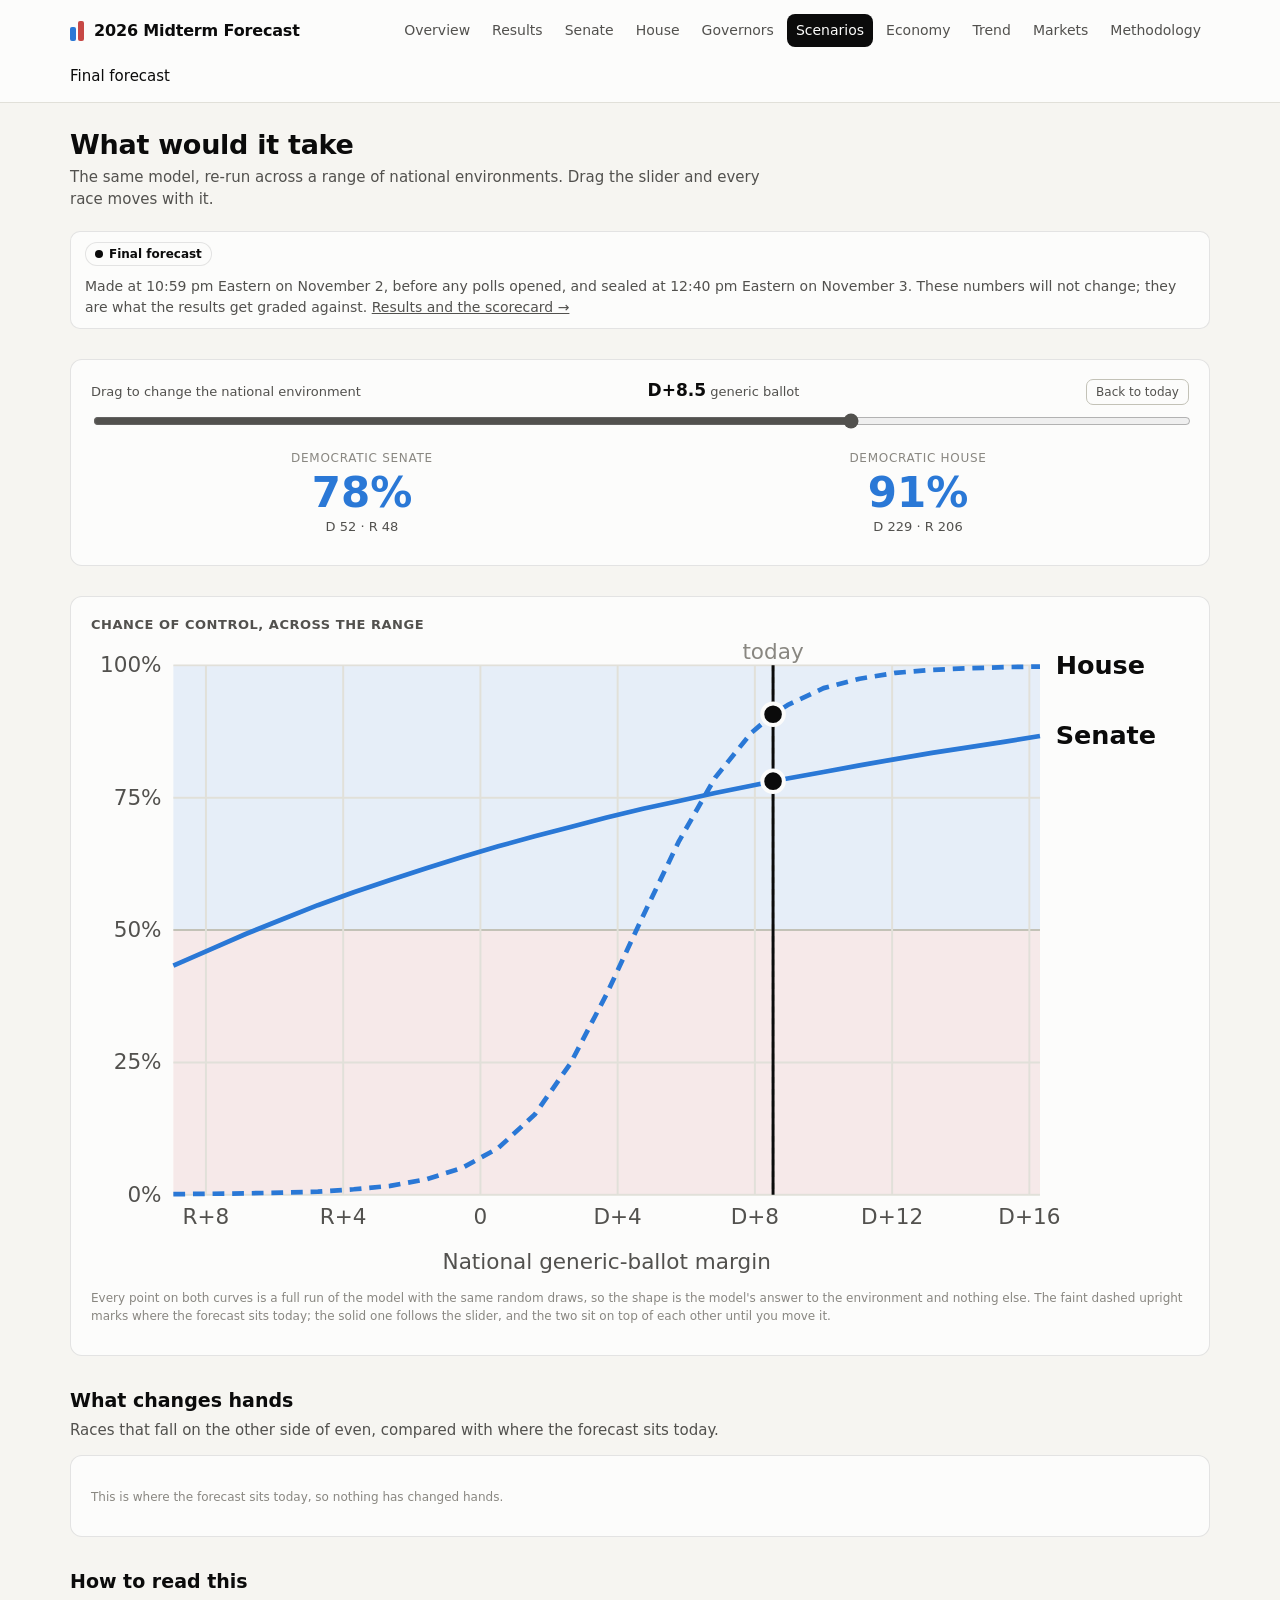
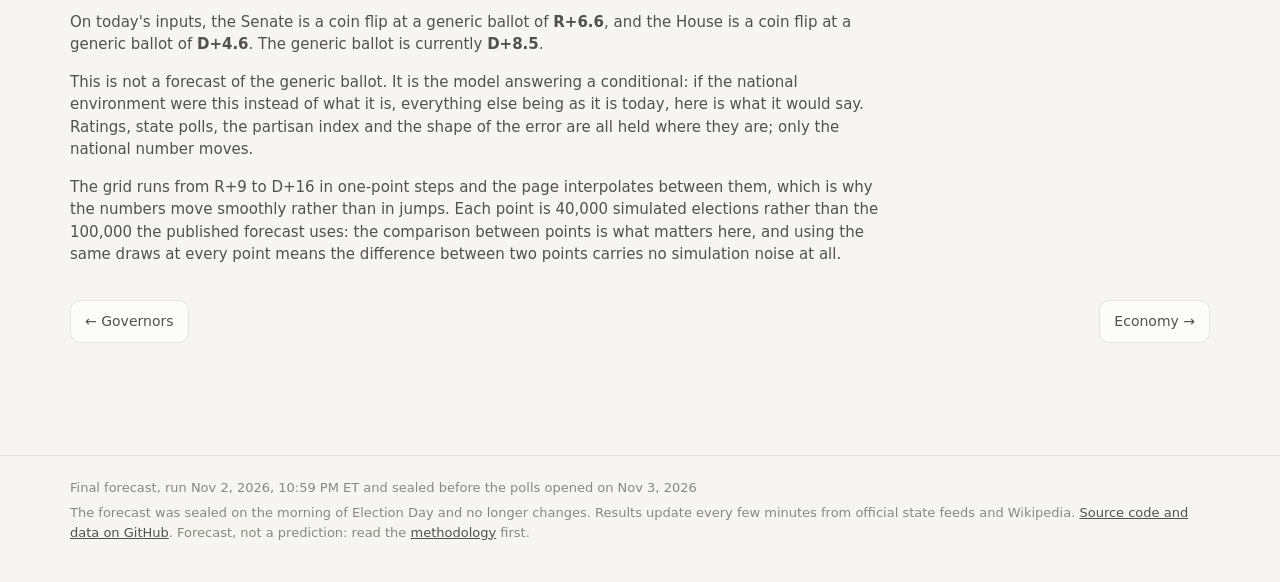
<file: site/scenarios.html>
<!DOCTYPE html>
<html lang="en">
<head>
<meta charset="UTF-8">
<meta name="viewport" content="width=device-width, initial-scale=1">
<title>Scenarios · 2026 Midterm Forecast</title>
<meta name="description" content="What the forecast would say under a different national environment: drag the generic ballot and watch control probabilities and individual races move.">
<meta property="og:type" content="website">
<meta property="og:title" content="Scenarios · 2026 Midterm Forecast">
<meta property="og:description" content="What the forecast would say under a different national environment: drag the generic ballot and watch control probabilities and individual races move.">
<meta property="og:url" content="https://gh0stmahn-ai.github.io/scenarios.html">
<meta property="og:image" content="https://gh0stmahn-ai.github.io/assets/og.png">
<meta property="og:image:width" content="1200">
<meta property="og:image:height" content="630">
<meta name="twitter:card" content="summary_large_image">
<meta name="twitter:title" content="Scenarios · 2026 Midterm Forecast">
<meta name="twitter:description" content="What the forecast would say under a different national environment: drag the generic ballot and watch control probabilities and individual races move.">
<meta name="twitter:image" content="https://gh0stmahn-ai.github.io/assets/og.png">
<link rel="icon" href="data:image/svg+xml,%3Csvg xmlns='http://www.w3.org/2000/svg' viewBox='0 0 32 32'%3E%3Crect width='32' height='32' rx='7' fill='%23f6f5f1'/%3E%3Crect x='5' y='8' width='10' height='18' rx='2' fill='%232a78d6'/%3E%3Crect x='17' y='8' width='10' height='18' rx='2' fill='%23c74845'/%3E%3C/svg%3E">
<link rel="stylesheet" href="assets/style.css?v=7c6da667">
</head>
<body>
<header class="site-head"><div class="bar">
  <a class="brand plain" href="index.html"><span class="mark"><i></i><i></i></span>2026 Midterm Forecast</a>
  <nav class="main" aria-label="Sections"><a href="index.html">Overview</a><a href="results.html">Results</a><a href="senate.html">Senate</a><a href="house.html">House</a><a href="governors.html">Governors</a><a href="scenarios.html" aria-current="page">Scenarios</a><a href="economy.html">Economy</a><a href="trend.html">Trend</a><a href="markets.html">Markets</a><a href="methodology.html">Methodology</a></nav>
  <span class="refresh" title="The final forecast is sealed and no longer re-runs">Final forecast</span>
</div></header>

<div class="wrap">
<div class="page-head">
  <h1>What would it take</h1>
  <div class="sub">The same model, re-run across a range of national environments. Drag the slider and every race moves with it.</div>
</div>
<div class="final-banner" role="note">
  <span class="pill"><span class="dot" style="background:var(--ink)"></span>Final forecast</span>
  <span>Made at 10:59 pm Eastern on November 2, before any polls opened, and sealed at 12:40 pm Eastern on November 3. These numbers will not change; they are what the results get
    graded against. <a href="results.html">Results and the scorecard &#8594;</a></span>
</div>

<section>
  <div class="card">
    <div class="scn-val">
      <span>Drag to change the national environment</span>
      <span><b id="scn-gb"></b> generic ballot</span>
      <button type="button" class="scn-reset" id="scn-reset">Back to today</button>
    </div>
    <div class="scn-slider">
      <input type="range" id="scn-slider" aria-label="National generic-ballot margin">
    </div>
    <div class="scn-top">
      <div class="scn-read">
        <div class="cap">Democratic Senate</div>
        <div class="big" id="scn-senate"></div>
        <div class="seats" id="scn-senate-seats"></div>
      </div>
      <div class="scn-read">
        <div class="cap">Democratic House</div>
        <div class="big" id="scn-house"></div>
        <div class="seats" id="scn-house-seats"></div>
      </div>
    </div>
  </div>
</section>

<section>
  <div class="card">
    <div class="chamber-label">Chance of control, across the range</div>
    <svg id="scn-curve" viewBox="0 0 560 330" role="img"
      aria-label="Democratic chance of controlling each chamber, by national environment"></svg>
    <p class="note">Every point on both curves is a full run of the model with the same random
      draws, so the shape is the model's answer to the environment and nothing else. The faint
      dashed upright marks where the forecast sits today; the solid one follows the slider, and
      the two sit on top of each other until you move it.</p>
  </div>
</section>

<section>
  <h2>What changes hands</h2>
  <p class="lede">Races that fall on the other side of even, compared with where the forecast sits today.</p>
  <div class="card">
    <div class="scn-flips" id="scn-flips"></div>
    <p class="note" id="scn-flip-note"></p>
  </div>
</section>

<section class="prose">
  <h2>How to read this</h2>
  <p>On today's inputs, the Senate is a coin flip at a generic ballot of <b>R+6.6</b>, and the House is a coin flip at a generic ballot of <b>D+4.6</b>. The generic ballot is currently <b>D+8.5</b>.</p>
  <p>This is not a forecast of the generic ballot. It is the model answering a conditional: if the
  national environment were this instead of what it is, everything else being as it is today, here is
  what it would say. Ratings, state polls, the partisan index and the shape of the error are all held
  where they are; only the national number moves.</p>
  <p>The grid runs from R+9 to D+16 in one-point steps and the page interpolates between
  them, which is why the numbers move smoothly rather than in jumps. Each point is 40,000 simulated
  elections rather than the 100,000 the published forecast uses: the comparison between points is what
  matters here, and using the same draws at every point means the difference between two points carries
  no simulation noise at all.</p>
</section>

<div class="prev-next"><a href="governors.html">&#8592; Governors</a><a href="economy.html">Economy &#8594;</a></div>
</div>

<footer class="site"><div class="wrap" style="padding-bottom:0">
  <div id="foot-updated"></div>
  <div style="margin-top:6px">The forecast was sealed on the morning of Election Day and no longer changes. Results update every few minutes from official state feeds and Wikipedia.
    <a href="https://github.com/Gh0stmahn-ai/cd-election-agent">Source code and data on GitHub</a>.
    Forecast, not a prediction: read the <a href="methodology.html">methodology</a> first.</div>
</div></footer>

<script src="assets/app.js?v=7c6da667"></script>
<script>
const PAGE_DATA = {"site":{"timestamp":"2026-11-03T03:59:09.768138+00:00","status":"success","final":true},"grid":{"as_of":"2026-11-03T03:59:55+00:00","n_sims":40000,"today":{"env":8.6,"generic_ballot":8.53},"poll_weight":0.95,"points":[{"env":-8.0,"generic_ballot":-8.95,"senate_prob":0.433,"house_prob":0.0012,"senate_seats":49.9,"house_seats":155.6,"senate_races":{"AK-2026":0.471,"AL-2026":0.0,"AR-2026":0.0,"CO-2026":0.927,"DE-2026":0.928,"FL-2026-special":0.06,"GA-2026":0.897,"IA-2026":0.345,"ID-2026":0.0,"IL-2026":0.927,"KS-2026":0.6,"KY-2026":0.0,"LA-2026":0.0,"MA-2026":0.927,"ME-2026":0.592,"MI-2026":0.72,"MN-2026":0.77,"MS-2026":0.004,"MT-2026":0.0,"NC-2026":0.948,"NE-2026":0.22,"NH-2026":0.821,"NJ-2026":0.927,"NM-2026":0.92,"OH-2026-special":0.605,"OK-2026":0.0,"OR-2026":0.929,"RI-2026":0.931,"SC-2026":0.207,"SD-2026":0.0,"TN-2026":0.0,"TX-2026":0.554,"VA-2026":0.928,"WV-2026":0.0,"WY-2026":0.0},"house_races":{"AK-AL":0.0,"AL-2":0.0,"AL-7":0.858,"AR-2":0.0,"AZ-1":0.043,"AZ-2":0.0,"AZ-4":0.331,"AZ-6":0.048,"AZ-7":0.964,"CA-1":0.615,"CA-2":0.954,"CA-3":0.525,"CA-4":0.7,"CA-6":0.432,"CA-7":0.611,"CA-9":0.699,"CA-13":0.188,"CA-21":0.431,"CA-22":0.004,"CA-24":0.954,"CA-25":0.337,"CA-26":0.775,"CA-27":0.525,"CA-31":0.699,"CA-33":0.613,"CA-35":0.522,"CA-38":0.703,"CA-39":0.615,"CA-40":0.0,"CA-41":0.778,"CA-42":0.7,"CA-45":0.195,"CA-46":0.84,"CA-47":0.524,"CA-48":0.078,"CA-49":0.614,"CA-50":0.84,"CA-51":0.841,"CA-52":0.891,"CO-3":0.0,"CO-4":0.0,"CO-5":0.001,"CO-6":0.903,"CO-7":0.711,"CO-8":0.05,"CT-1":0.941,"CT-2":0.331,"CT-3":0.711,"CT-4":0.964,"CT-5":0.248,"DE-AL":0.714,"FL-4":0.0,"FL-7":0.0,"FL-9":0.0,"FL-10":0.963,"FL-11":0.0,"FL-12":0.0,"FL-13":0.0,"FL-14":0.003,"FL-16":0.0,"FL-21":0.0,"FL-22":0.003,"FL-23":0.79,"FL-25":0.036,"FL-26":0.0,"FL-27":0.0,"GA-2":0.33,"GA-12":0.0,"HI-1":0.943,"HI-2":0.914,"IA-1":0.037,"IA-2":0.002,"IA-3":0.048,"IL-6":0.244,"IL-8":0.423,"IL-10":0.941,"IL-11":0.525,"IL-13":0.424,"IL-14":0.244,"IL-17":0.244,"IN-1":0.153,"IN-5":0.0,"KS-2":0.0,"KS-3":0.174,"KY-3":0.85,"KY-6":0.001,"MA-1":0.714,"MA-2":0.965,"MA-3":0.904,"MA-4":0.905,"MA-6":0.903,"MA-9":0.526,"MD-2":0.844,"MD-3":0.934,"MD-6":0.252,"ME-1":0.899,"ME-2":0.0,"MI-3":0.329,"MI-4":0.002,"MI-6":0.942,"MI-7":0.002,"MI-8":0.127,"MI-10":0.002,"MI-11":0.797,"MN-1":0.0,"MN-2":0.169,"MN-3":0.906,"MN-8":0.0,"MO-2":0.0,"MS-2":0.905,"MT-1":0.001,"NC-1":0.002,"NC-3":0.0,"NC-5":0.0,"NC-7":0.0,"NC-9":0.0,"NC-11":0.029,"NC-13":0.0,"NC-14":0.0,"NE-1":0.0,"NE-2":0.17,"NH-1":0.16,"NH-2":0.173,"NJ-1":0.847,"NJ-2":0.0,"NJ-3":0.425,"NJ-5":0.179,"NJ-6":0.431,"NJ-7":0.054,"NJ-9":0.171,"NJ-11":0.425,"NJ-12":0.961,"NM-1":0.618,"NM-2":0.06,"NM-3":0.256,"NV-1":0.161,"NV-2":0.0,"NV-3":0.149,"NV-4":0.165,"NY-1":0.0,"NY-2":0.0,"NY-3":0.148,"NY-4":0.169,"NY-6":0.523,"NY-17":0.003,"NY-18":0.18,"NY-19":0.159,"NY-20":0.71,"NY-21":0.0,"NY-22":0.336,"NY-25":0.851,"NY-26":0.902,"OH-1":0.133,"OH-7":0.001,"OH-9":0.033,"OH-10":0.0,"OH-13":0.162,"OH-15":0.0,"OR-4":0.519,"OR-5":0.334,"OR-6":0.525,"PA-1":0.002,"PA-4":0.714,"PA-6":0.523,"PA-7":0.044,"PA-8":0.033,"PA-10":0.035,"PA-12":0.858,"PA-17":0.247,"RI-1":0.941,"RI-2":0.332,"SC-1":0.001,"SC-2":0.0,"SC-6":0.965,"TN-9":0.0,"TX-7":0.961,"TX-9":0.0,"TX-15":0.001,"TX-16":0.898,"TX-23":0.0,"TX-28":0.126,"TX-34":0.046,"TX-35":0.004,"UT-1":0.941,"VA-1":0.002,"VA-2":0.05,"VA-5":0.0,"VA-7":0.163,"VA-10":0.522,"WA-2":0.941,"WA-3":0.04,"WA-5":0.0,"WA-6":0.855,"WA-8":0.243,"WA-10":0.796,"WI-1":0.0,"WI-3":0.039}},{"env":-7.0,"generic_ballot":-7.9,"senate_prob":0.4627,"house_prob":0.0018,"senate_seats":50.1,"house_seats":160.6,"senate_races":{"AK-2026":0.48,"AL-2026":0.0,"AR-2026":0.0,"CO-2026":0.94,"DE-2026":0.94,"FL-2026-special":0.063,"GA-2026":0.9,"IA-2026":0.352,"ID-2026":0.0,"IL-2026":0.939,"KS-2026":0.607,"KY-2026":0.0,"LA-2026":0.0,"MA-2026":0.94,"ME-2026":0.6,"MI-2026":0.728,"MN-2026":0.776,"MS-2026":0.005,"MT-2026":0.0,"NC-2026":0.95,"NE-2026":0.226,"NH-2026":0.826,"NJ-2026":0.939,"NM-2026":0.932,"OH-2026-special":0.613,"OK-2026":0.0,"OR-2026":0.94,"RI-2026":0.943,"SC-2026":0.214,"SD-2026":0.0,"TN-2026":0.0,"TX-2026":0.562,"VA-2026":0.94,"WV-2026":0.0,"WY-2026":0.0},"house_races":{"AK-AL":0.0,"AL-2":0.0,"AL-7":0.888,"AR-2":0.0,"AZ-1":0.061,"AZ-2":0.0,"AZ-4":0.385,"AZ-6":0.069,"AZ-7":0.974,"CA-1":0.664,"CA-2":0.965,"CA-3":0.575,"CA-4":0.744,"CA-6":0.486,"CA-7":0.659,"CA-9":0.743,"CA-13":0.236,"CA-21":0.485,"CA-22":0.007,"CA-24":0.965,"CA-25":0.387,"CA-26":0.814,"CA-27":0.579,"CA-31":0.746,"CA-33":0.663,"CA-35":0.576,"CA-38":0.746,"CA-39":0.665,"CA-40":0.0,"CA-41":0.815,"CA-42":0.744,"CA-45":0.244,"CA-46":0.871,"CA-47":0.577,"CA-48":0.104,"CA-49":0.664,"CA-50":0.871,"CA-51":0.873,"CA-52":0.914,"CO-3":0.0,"CO-4":0.0,"CO-5":0.002,"CO-6":0.925,"CO-7":0.757,"CO-8":0.071,"CT-1":0.956,"CT-2":0.381,"CT-3":0.759,"CT-4":0.973,"CT-5":0.294,"DE-AL":0.762,"FL-4":0.0,"FL-7":0.0,"FL-9":0.0,"FL-10":0.973,"FL-11":0.0,"FL-12":0.0,"FL-13":0.0,"FL-14":0.005,"FL-16":0.0,"FL-21":0.0,"FL-22":0.005,"FL-23":0.829,"FL-25":0.053,"FL-26":0.0,"FL-27":0.0,"GA-2":0.384,"GA-12":0.0,"HI-1":0.956,"HI-2":0.933,"IA-1":0.055,"IA-2":0.002,"IA-3":0.068,"IL-6":0.293,"IL-8":0.481,"IL-10":0.956,"IL-11":0.582,"IL-13":0.481,"IL-14":0.293,"IL-17":0.291,"IN-1":0.199,"IN-5":0.0,"KS-2":0.0,"KS-3":0.212,"KY-3":0.88,"KY-6":0.002,"MA-1":0.76,"MA-2":0.975,"MA-3":0.926,"MA-4":0.927,"MA-6":0.925,"MA-9":0.585,"MD-2":0.875,"MD-3":0.95,"MD-6":0.298,"ME-1":0.92,"ME-2":0.0,"MI-3":0.384,"MI-4":0.002,"MI-6":0.956,"MI-7":0.003,"MI-8":0.169,"MI-10":0.003,"MI-11":0.835,"MN-1":0.0,"MN-2":0.22,"MN-3":0.928,"MN-8":0.0,"MO-2":0.0,"MS-2":0.928,"MT-1":0.002,"NC-1":0.004,"NC-3":0.0,"NC-5":0.0,"NC-7":0.0,"NC-9":0.0,"NC-11":0.043,"NC-13":0.0,"NC-14":0.0,"NE-1":0.0,"NE-2":0.221,"NH-1":0.208,"NH-2":0.211,"NJ-1":0.879,"NJ-2":0.0,"NJ-3":0.483,"NJ-5":0.217,"NJ-6":0.485,"NJ-7":0.078,"NJ-9":0.219,"NJ-11":0.481,"NJ-12":0.971,"NM-1":0.668,"NM-2":0.083,"NM-3":0.299,"NV-1":0.21,"NV-2":0.0,"NV-3":0.198,"NV-4":0.215,"NY-1":0.0,"NY-2":0.0,"NY-3":0.191,"NY-4":0.217,"NY-6":0.579,"NY-17":0.004,"NY-18":0.219,"NY-19":0.207,"NY-20":0.758,"NY-21":0.0,"NY-22":0.388,"NY-25":0.882,"NY-26":0.924,"OH-1":0.176,"OH-7":0.002,"OH-9":0.047,"OH-10":0.0,"OH-13":0.212,"OH-15":0.0,"OR-4":0.576,"OR-5":0.388,"OR-6":0.581,"PA-1":0.003,"PA-4":0.761,"PA-6":0.581,"PA-7":0.064,"PA-8":0.047,"PA-10":0.051,"PA-12":0.889,"PA-17":0.294,"RI-1":0.956,"RI-2":0.387,"SC-1":0.002,"SC-2":0.0,"SC-6":0.975,"TN-9":0.0,"TX-7":0.97,"TX-9":0.0,"TX-15":0.002,"TX-16":0.92,"TX-23":0.0,"TX-28":0.163,"TX-34":0.064,"TX-35":0.007,"UT-1":0.956,"VA-1":0.003,"VA-2":0.07,"VA-5":0.0,"VA-7":0.213,"VA-10":0.58,"WA-2":0.957,"WA-3":0.057,"WA-5":0.0,"WA-6":0.885,"WA-8":0.292,"WA-10":0.835,"WI-1":0.0,"WI-3":0.055}},{"env":-6.0,"generic_ballot":-6.84,"senate_prob":0.4925,"house_prob":0.0026,"senate_seats":50.3,"house_seats":165.6,"senate_races":{"AK-2026":0.488,"AL-2026":0.0,"AR-2026":0.0,"CO-2026":0.95,"DE-2026":0.951,"FL-2026-special":0.065,"GA-2026":0.904,"IA-2026":0.359,"ID-2026":0.0,"IL-2026":0.949,"KS-2026":0.614,"KY-2026":0.0,"LA-2026":0.0,"MA-2026":0.95,"ME-2026":0.608,"MI-2026":0.735,"MN-2026":0.783,"MS-2026":0.006,"MT-2026":0.0,"NC-2026":0.952,"NE-2026":0.233,"NH-2026":0.831,"NJ-2026":0.949,"NM-2026":0.943,"OH-2026-special":0.621,"OK-2026":0.0,"OR-2026":0.95,"RI-2026":0.953,"SC-2026":0.219,"SD-2026":0.0,"TN-2026":0.0,"TX-2026":0.57,"VA-2026":0.95,"WV-2026":0.0,"WY-2026":0.0},"house_races":{"AK-AL":0.0,"AL-2":0.0,"AL-7":0.913,"AR-2":0.0,"AZ-1":0.087,"AZ-2":0.0,"AZ-4":0.442,"AZ-6":0.095,"AZ-7":0.981,"CA-1":0.711,"CA-2":0.974,"CA-3":0.625,"CA-4":0.784,"CA-6":0.542,"CA-7":0.709,"CA-9":0.785,"CA-13":0.287,"CA-21":0.538,"CA-22":0.01,"CA-24":0.974,"CA-25":0.441,"CA-26":0.847,"CA-27":0.632,"CA-31":0.787,"CA-33":0.711,"CA-35":0.629,"CA-38":0.787,"CA-39":0.712,"CA-40":0.0,"CA-41":0.849,"CA-42":0.785,"CA-45":0.298,"CA-46":0.897,"CA-47":0.627,"CA-48":0.137,"CA-49":0.711,"CA-50":0.898,"CA-51":0.898,"CA-52":0.932,"CO-3":0.0,"CO-4":0.0,"CO-5":0.003,"CO-6":0.942,"CO-7":0.8,"CO-8":0.099,"CT-1":0.968,"CT-2":0.438,"CT-3":0.8,"CT-4":0.981,"CT-5":0.345,"DE-AL":0.804,"FL-4":0.0,"FL-7":0.0,"FL-9":0.0,"FL-10":0.981,"FL-11":0.0,"FL-12":0.0,"FL-13":0.0,"FL-14":0.008,"FL-16":0.0,"FL-21":0.0,"FL-22":0.008,"FL-23":0.865,"FL-25":0.075,"FL-26":0.0,"FL-27":0.0,"GA-2":0.438,"GA-12":0.0,"HI-1":0.967,"HI-2":0.949,"IA-1":0.077,"IA-2":0.004,"IA-3":0.092,"IL-6":0.346,"IL-8":0.54,"IL-10":0.968,"IL-11":0.636,"IL-13":0.539,"IL-14":0.344,"IL-17":0.341,"IN-1":0.253,"IN-5":0.0,"KS-2":0.0,"KS-3":0.257,"KY-3":0.904,"KY-6":0.003,"MA-1":0.802,"MA-2":0.982,"MA-3":0.944,"MA-4":0.944,"MA-6":0.942,"MA-9":0.639,"MD-2":0.9,"MD-3":0.962,"MD-6":0.346,"ME-1":0.939,"ME-2":0.001,"MI-3":0.44,"MI-4":0.004,"MI-6":0.968,"MI-7":0.005,"MI-8":0.22,"MI-10":0.004,"MI-11":0.867,"MN-1":0.0,"MN-2":0.279,"MN-3":0.946,"MN-8":0.0,"MO-2":0.0,"MS-2":0.946,"MT-1":0.003,"NC-1":0.007,"NC-3":0.0,"NC-5":0.0,"NC-7":0.0,"NC-9":0.0,"NC-11":0.062,"NC-13":0.0,"NC-14":0.0,"NE-1":0.0,"NE-2":0.28,"NH-1":0.266,"NH-2":0.254,"NJ-1":0.905,"NJ-2":0.0,"NJ-3":0.536,"NJ-5":0.26,"NJ-6":0.54,"NJ-7":0.105,"NJ-9":0.273,"NJ-11":0.538,"NJ-12":0.979,"NM-1":0.715,"NM-2":0.113,"NM-3":0.348,"NV-1":0.267,"NV-2":0.0,"NV-3":0.252,"NV-4":0.272,"NY-1":0.0,"NY-2":0.0,"NY-3":0.244,"NY-4":0.273,"NY-6":0.634,"NY-17":0.007,"NY-18":0.263,"NY-19":0.262,"NY-20":0.8,"NY-21":0.0,"NY-22":0.444,"NY-25":0.908,"NY-26":0.942,"OH-1":0.227,"OH-7":0.003,"OH-9":0.067,"OH-10":0.001,"OH-13":0.268,"OH-15":0.0,"OR-4":0.632,"OR-5":0.444,"OR-6":0.636,"PA-1":0.005,"PA-4":0.802,"PA-6":0.636,"PA-7":0.089,"PA-8":0.067,"PA-10":0.072,"PA-12":0.913,"PA-17":0.345,"RI-1":0.967,"RI-2":0.443,"SC-1":0.002,"SC-2":0.0,"SC-6":0.982,"TN-9":0.0,"TX-7":0.978,"TX-9":0.0,"TX-15":0.003,"TX-16":0.939,"TX-23":0.0,"TX-28":0.208,"TX-34":0.087,"TX-35":0.01,"UT-1":0.968,"VA-1":0.004,"VA-2":0.097,"VA-5":0.0,"VA-7":0.269,"VA-10":0.632,"WA-2":0.969,"WA-3":0.082,"WA-5":0.0,"WA-6":0.91,"WA-8":0.345,"WA-10":0.868,"WI-1":0.001,"WI-3":0.079}},{"env":-5.0,"generic_ballot":-5.79,"senate_prob":0.52,"house_prob":0.0041,"senate_seats":50.5,"house_seats":170.7,"senate_races":{"AK-2026":0.496,"AL-2026":0.0,"AR-2026":0.0,"CO-2026":0.958,"DE-2026":0.96,"FL-2026-special":0.068,"GA-2026":0.907,"IA-2026":0.367,"ID-2026":0.0,"IL-2026":0.958,"KS-2026":0.623,"KY-2026":0.0,"LA-2026":0.0,"MA-2026":0.959,"ME-2026":0.615,"MI-2026":0.742,"MN-2026":0.789,"MS-2026":0.007,"MT-2026":0.0,"NC-2026":0.954,"NE-2026":0.239,"NH-2026":0.836,"NJ-2026":0.957,"NM-2026":0.953,"OH-2026-special":0.629,"OK-2026":0.0,"OR-2026":0.959,"RI-2026":0.962,"SC-2026":0.225,"SD-2026":0.0,"TN-2026":0.0,"TX-2026":0.578,"VA-2026":0.958,"WV-2026":0.0,"WY-2026":0.0},"house_races":{"AK-AL":0.0,"AL-2":0.0,"AL-7":0.933,"AR-2":0.0,"AZ-1":0.12,"AZ-2":0.0,"AZ-4":0.497,"AZ-6":0.129,"AZ-7":0.986,"CA-1":0.755,"CA-2":0.98,"CA-3":0.675,"CA-4":0.82,"CA-6":0.593,"CA-7":0.753,"CA-9":0.824,"CA-13":0.346,"CA-21":0.593,"CA-22":0.015,"CA-24":0.981,"CA-25":0.496,"CA-26":0.877,"CA-27":0.682,"CA-31":0.823,"CA-33":0.754,"CA-35":0.678,"CA-38":0.823,"CA-39":0.756,"CA-40":0.0,"CA-41":0.876,"CA-42":0.82,"CA-45":0.358,"CA-46":0.92,"CA-47":0.677,"CA-48":0.176,"CA-49":0.755,"CA-50":0.919,"CA-51":0.92,"CA-52":0.948,"CO-3":0.0,"CO-4":0.0,"CO-5":0.004,"CO-6":0.957,"CO-7":0.836,"CO-8":0.133,"CT-1":0.976,"CT-2":0.495,"CT-3":0.835,"CT-4":0.986,"CT-5":0.398,"DE-AL":0.843,"FL-4":0.0,"FL-7":0.0,"FL-9":0.0,"FL-10":0.987,"FL-11":0.0,"FL-12":0.0,"FL-13":0.001,"FL-14":0.012,"FL-16":0.0,"FL-21":0.0,"FL-22":0.012,"FL-23":0.893,"FL-25":0.105,"FL-26":0.0,"FL-27":0.0,"GA-2":0.496,"GA-12":0.0,"HI-1":0.975,"HI-2":0.96,"IA-1":0.104,"IA-2":0.006,"IA-3":0.123,"IL-6":0.4,"IL-8":0.597,"IL-10":0.977,"IL-11":0.687,"IL-13":0.596,"IL-14":0.398,"IL-17":0.395,"IN-1":0.313,"IN-5":0.0,"KS-2":0.0,"KS-3":0.306,"KY-3":0.926,"KY-6":0.005,"MA-1":0.839,"MA-2":0.987,"MA-3":0.96,"MA-4":0.958,"MA-6":0.958,"MA-9":0.691,"MD-2":0.922,"MD-3":0.972,"MD-6":0.398,"ME-1":0.954,"ME-2":0.001,"MI-3":0.498,"MI-4":0.006,"MI-6":0.977,"MI-7":0.007,"MI-8":0.278,"MI-10":0.006,"MI-11":0.896,"MN-1":0.0,"MN-2":0.345,"MN-3":0.96,"MN-8":0.0,"MO-2":0.0,"MS-2":0.96,"MT-1":0.005,"NC-1":0.01,"NC-3":0.0,"NC-5":0.0,"NC-7":0.0,"NC-9":0.0,"NC-11":0.088,"NC-13":0.0,"NC-14":0.0,"NE-1":0.0,"NE-2":0.347,"NH-1":0.328,"NH-2":0.303,"NJ-1":0.926,"NJ-2":0.0,"NJ-3":0.59,"NJ-5":0.306,"NJ-6":0.597,"NJ-7":0.139,"NJ-9":0.334,"NJ-11":0.593,"NJ-12":0.986,"NM-1":0.759,"NM-2":0.149,"NM-3":0.401,"NV-1":0.333,"NV-2":0.001,"NV-3":0.314,"NV-4":0.336,"NY-1":0.0,"NY-2":0.0,"NY-3":0.303,"NY-4":0.335,"NY-6":0.685,"NY-17":0.01,"NY-18":0.311,"NY-19":0.321,"NY-20":0.837,"NY-21":0.0,"NY-22":0.501,"NY-25":0.929,"NY-26":0.957,"OH-1":0.287,"OH-7":0.005,"OH-9":0.093,"OH-10":0.001,"OH-13":0.332,"OH-15":0.0,"OR-4":0.687,"OR-5":0.501,"OR-6":0.69,"PA-1":0.008,"PA-4":0.839,"PA-6":0.691,"PA-7":0.122,"PA-8":0.096,"PA-10":0.102,"PA-12":0.934,"PA-17":0.399,"RI-1":0.976,"RI-2":0.499,"SC-1":0.004,"SC-2":0.0,"SC-6":0.988,"TN-9":0.0,"TX-7":0.984,"TX-9":0.0,"TX-15":0.005,"TX-16":0.954,"TX-23":0.0,"TX-28":0.263,"TX-34":0.118,"TX-35":0.015,"UT-1":0.977,"VA-1":0.006,"VA-2":0.131,"VA-5":0.0,"VA-7":0.33,"VA-10":0.683,"WA-2":0.977,"WA-3":0.114,"WA-5":0.0,"WA-6":0.932,"WA-8":0.397,"WA-10":0.897,"WI-1":0.001,"WI-3":0.109}},{"env":-4.0,"generic_ballot":-4.74,"senate_prob":0.547,"house_prob":0.0059,"senate_seats":50.6,"house_seats":175.8,"senate_races":{"AK-2026":0.504,"AL-2026":0.0,"AR-2026":0.0,"CO-2026":0.965,"DE-2026":0.967,"FL-2026-special":0.07,"GA-2026":0.91,"IA-2026":0.375,"ID-2026":0.0,"IL-2026":0.965,"KS-2026":0.631,"KY-2026":0.0,"LA-2026":0.0,"MA-2026":0.967,"ME-2026":0.623,"MI-2026":0.749,"MN-2026":0.795,"MS-2026":0.009,"MT-2026":0.0,"NC-2026":0.956,"NE-2026":0.246,"NH-2026":0.842,"NJ-2026":0.964,"NM-2026":0.962,"OH-2026-special":0.637,"OK-2026":0.0,"OR-2026":0.966,"RI-2026":0.968,"SC-2026":0.233,"SD-2026":0.0,"TN-2026":0.0,"TX-2026":0.586,"VA-2026":0.966,"WV-2026":0.0,"WY-2026":0.0},"house_races":{"AK-AL":0.001,"AL-2":0.0,"AL-7":0.95,"AR-2":0.0,"AZ-1":0.16,"AZ-2":0.001,"AZ-4":0.554,"AZ-6":0.172,"AZ-7":0.99,"CA-1":0.794,"CA-2":0.986,"CA-3":0.72,"CA-4":0.853,"CA-6":0.643,"CA-7":0.794,"CA-9":0.857,"CA-13":0.409,"CA-21":0.642,"CA-22":0.021,"CA-24":0.986,"CA-25":0.549,"CA-26":0.901,"CA-27":0.729,"CA-31":0.857,"CA-33":0.794,"CA-35":0.723,"CA-38":0.856,"CA-39":0.796,"CA-40":0.0,"CA-41":0.902,"CA-42":0.854,"CA-45":0.421,"CA-46":0.94,"CA-47":0.723,"CA-48":0.222,"CA-49":0.794,"CA-50":0.937,"CA-51":0.938,"CA-52":0.961,"CO-3":0.0,"CO-4":0.001,"CO-5":0.007,"CO-6":0.968,"CO-7":0.868,"CO-8":0.175,"CT-1":0.983,"CT-2":0.553,"CT-3":0.868,"CT-4":0.99,"CT-5":0.456,"DE-AL":0.875,"FL-4":0.0,"FL-7":0.001,"FL-9":0.0,"FL-10":0.991,"FL-11":0.0,"FL-12":0.0,"FL-13":0.001,"FL-14":0.019,"FL-16":0.0,"FL-21":0.0,"FL-22":0.018,"FL-23":0.916,"FL-25":0.141,"FL-26":0.0,"FL-27":0.001,"GA-2":0.551,"GA-12":0.0,"HI-1":0.981,"HI-2":0.97,"IA-1":0.138,"IA-2":0.009,"IA-3":0.161,"IL-6":0.455,"IL-8":0.651,"IL-10":0.983,"IL-11":0.735,"IL-13":0.651,"IL-14":0.453,"IL-17":0.452,"IN-1":0.38,"IN-5":0.001,"KS-2":0.0,"KS-3":0.357,"KY-3":0.943,"KY-6":0.008,"MA-1":0.872,"MA-2":0.991,"MA-3":0.971,"MA-4":0.969,"MA-6":0.97,"MA-9":0.741,"MD-2":0.941,"MD-3":0.979,"MD-6":0.453,"ME-1":0.965,"ME-2":0.001,"MI-3":0.555,"MI-4":0.009,"MI-6":0.983,"MI-7":0.011,"MI-8":0.345,"MI-10":0.009,"MI-11":0.919,"MN-1":0.0,"MN-2":0.418,"MN-3":0.971,"MN-8":0.0,"MO-2":0.0,"MS-2":0.971,"MT-1":0.008,"NC-1":0.016,"NC-3":0.0,"NC-5":0.0,"NC-7":0.0,"NC-9":0.0,"NC-11":0.121,"NC-13":0.0,"NC-14":0.0,"NE-1":0.0,"NE-2":0.418,"NH-1":0.4,"NH-2":0.357,"NJ-1":0.943,"NJ-2":0.0,"NJ-3":0.644,"NJ-5":0.357,"NJ-6":0.651,"NJ-7":0.183,"NJ-9":0.403,"NJ-11":0.648,"NJ-12":0.99,"NM-1":0.799,"NM-2":0.193,"NM-3":0.453,"NV-1":0.402,"NV-2":0.001,"NV-3":0.38,"NV-4":0.401,"NY-1":0.0,"NY-2":0.0,"NY-3":0.368,"NY-4":0.402,"NY-6":0.734,"NY-17":0.016,"NY-18":0.361,"NY-19":0.389,"NY-20":0.869,"NY-21":0.001,"NY-22":0.556,"NY-25":0.946,"NY-26":0.968,"OH-1":0.351,"OH-7":0.007,"OH-9":0.126,"OH-10":0.001,"OH-13":0.399,"OH-15":0.001,"OR-4":0.735,"OR-5":0.555,"OR-6":0.739,"PA-1":0.013,"PA-4":0.872,"PA-6":0.742,"PA-7":0.162,"PA-8":0.129,"PA-10":0.139,"PA-12":0.95,"PA-17":0.457,"RI-1":0.984,"RI-2":0.555,"SC-1":0.006,"SC-2":0.0,"SC-6":0.992,"TN-9":0.0,"TX-7":0.989,"TX-9":0.0,"TX-15":0.007,"TX-16":0.966,"TX-23":0.001,"TX-28":0.323,"TX-34":0.154,"TX-35":0.022,"UT-1":0.984,"VA-1":0.009,"VA-2":0.174,"VA-5":0.001,"VA-7":0.4,"VA-10":0.732,"WA-2":0.984,"WA-3":0.15,"WA-5":0.0,"WA-6":0.948,"WA-8":0.453,"WA-10":0.921,"WI-1":0.001,"WI-3":0.145}},{"env":-3.0,"generic_ballot":-3.69,"senate_prob":0.5715,"house_prob":0.0102,"senate_seats":50.7,"house_seats":180.9,"senate_races":{"AK-2026":0.511,"AL-2026":0.0,"AR-2026":0.0,"CO-2026":0.972,"DE-2026":0.972,"FL-2026-special":0.074,"GA-2026":0.914,"IA-2026":0.383,"ID-2026":0.0,"IL-2026":0.972,"KS-2026":0.639,"KY-2026":0.0,"LA-2026":0.0,"MA-2026":0.972,"ME-2026":0.631,"MI-2026":0.756,"MN-2026":0.801,"MS-2026":0.01,"MT-2026":0.0,"NC-2026":0.958,"NE-2026":0.252,"NH-2026":0.846,"NJ-2026":0.97,"NM-2026":0.968,"OH-2026-special":0.643,"OK-2026":0.0,"OR-2026":0.973,"RI-2026":0.974,"SC-2026":0.24,"SD-2026":0.0,"TN-2026":0.0,"TX-2026":0.593,"VA-2026":0.972,"WV-2026":0.0,"WY-2026":0.0},"house_races":{"AK-AL":0.001,"AL-2":0.001,"AL-7":0.963,"AR-2":0.0,"AZ-1":0.208,"AZ-2":0.001,"AZ-4":0.61,"AZ-6":0.223,"AZ-7":0.993,"CA-1":0.829,"CA-2":0.99,"CA-3":0.763,"CA-4":0.881,"CA-6":0.692,"CA-7":0.83,"CA-9":0.885,"CA-13":0.476,"CA-21":0.69,"CA-22":0.032,"CA-24":0.99,"CA-25":0.603,"CA-26":0.921,"CA-27":0.772,"CA-31":0.884,"CA-33":0.83,"CA-35":0.767,"CA-38":0.884,"CA-39":0.832,"CA-40":0.0,"CA-41":0.922,"CA-42":0.881,"CA-45":0.488,"CA-46":0.954,"CA-47":0.768,"CA-48":0.276,"CA-49":0.828,"CA-50":0.953,"CA-51":0.952,"CA-52":0.972,"CO-3":0.0,"CO-4":0.001,"CO-5":0.011,"CO-6":0.977,"CO-7":0.896,"CO-8":0.225,"CT-1":0.988,"CT-2":0.608,"CT-3":0.897,"CT-4":0.993,"CT-5":0.512,"DE-AL":0.902,"FL-4":0.0,"FL-7":0.001,"FL-9":0.001,"FL-10":0.994,"FL-11":0.0,"FL-12":0.0,"FL-13":0.001,"FL-14":0.028,"FL-16":0.0,"FL-21":0.0,"FL-22":0.027,"FL-23":0.937,"FL-25":0.187,"FL-26":0.0,"FL-27":0.001,"GA-2":0.605,"GA-12":0.0,"HI-1":0.985,"HI-2":0.977,"IA-1":0.182,"IA-2":0.014,"IA-3":0.21,"IL-6":0.514,"IL-8":0.703,"IL-10":0.988,"IL-11":0.778,"IL-13":0.703,"IL-14":0.51,"IL-17":0.51,"IN-1":0.451,"IN-5":0.001,"KS-2":0.0,"KS-3":0.411,"KY-3":0.957,"KY-6":0.012,"MA-1":0.899,"MA-2":0.994,"MA-3":0.979,"MA-4":0.978,"MA-6":0.978,"MA-9":0.784,"MD-2":0.955,"MD-3":0.985,"MD-6":0.507,"ME-1":0.975,"ME-2":0.002,"MI-3":0.615,"MI-4":0.013,"MI-6":0.988,"MI-7":0.018,"MI-8":0.414,"MI-10":0.013,"MI-11":0.939,"MN-1":0.001,"MN-2":0.493,"MN-3":0.979,"MN-8":0.0,"MO-2":0.0,"MS-2":0.979,"MT-1":0.012,"NC-1":0.023,"NC-3":0.0,"NC-5":0.0,"NC-7":0.0,"NC-9":0.0,"NC-11":0.162,"NC-13":0.0,"NC-14":0.0,"NE-1":0.0,"NE-2":0.492,"NH-1":0.474,"NH-2":0.41,"NJ-1":0.958,"NJ-2":0.0,"NJ-3":0.694,"NJ-5":0.41,"NJ-6":0.7,"NJ-7":0.232,"NJ-9":0.47,"NJ-11":0.698,"NJ-12":0.993,"NM-1":0.836,"NM-2":0.242,"NM-3":0.509,"NV-1":0.476,"NV-2":0.001,"NV-3":0.453,"NV-4":0.474,"NY-1":0.0,"NY-2":0.0,"NY-3":0.439,"NY-4":0.473,"NY-6":0.777,"NY-17":0.023,"NY-18":0.415,"NY-19":0.456,"NY-20":0.895,"NY-21":0.001,"NY-22":0.613,"NY-25":0.96,"NY-26":0.977,"OH-1":0.42,"OH-7":0.011,"OH-9":0.166,"OH-10":0.001,"OH-13":0.474,"OH-15":0.001,"OR-4":0.78,"OR-5":0.612,"OR-6":0.783,"PA-1":0.02,"PA-4":0.898,"PA-6":0.784,"PA-7":0.212,"PA-8":0.173,"PA-10":0.185,"PA-12":0.964,"PA-17":0.514,"RI-1":0.989,"RI-2":0.612,"SC-1":0.009,"SC-2":0.0,"SC-6":0.994,"TN-9":0.0,"TX-7":0.993,"TX-9":0.0,"TX-15":0.011,"TX-16":0.975,"TX-23":0.001,"TX-28":0.385,"TX-34":0.199,"TX-35":0.032,"UT-1":0.989,"VA-1":0.014,"VA-2":0.224,"VA-5":0.001,"VA-7":0.472,"VA-10":0.776,"WA-2":0.988,"WA-3":0.195,"WA-5":0.0,"WA-6":0.962,"WA-8":0.511,"WA-10":0.939,"WI-1":0.001,"WI-3":0.19}},{"env":-2.0,"generic_ballot":-2.63,"senate_prob":0.5944,"house_prob":0.0167,"senate_seats":50.9,"house_seats":186.0,"senate_races":{"AK-2026":0.52,"AL-2026":0.0,"AR-2026":0.0,"CO-2026":0.978,"DE-2026":0.978,"FL-2026-special":0.077,"GA-2026":0.917,"IA-2026":0.391,"ID-2026":0.0,"IL-2026":0.976,"KS-2026":0.647,"KY-2026":0.0,"LA-2026":0.0,"MA-2026":0.978,"ME-2026":0.638,"MI-2026":0.763,"MN-2026":0.806,"MS-2026":0.013,"MT-2026":0.0,"NC-2026":0.96,"NE-2026":0.259,"NH-2026":0.851,"NJ-2026":0.976,"NM-2026":0.974,"OH-2026-special":0.651,"OK-2026":0.0,"OR-2026":0.978,"RI-2026":0.979,"SC-2026":0.246,"SD-2026":0.0,"TN-2026":0.0,"TX-2026":0.6,"VA-2026":0.977,"WV-2026":0.0,"WY-2026":0.0},"house_races":{"AK-AL":0.001,"AL-2":0.001,"AL-7":0.972,"AR-2":0.0,"AZ-1":0.266,"AZ-2":0.001,"AZ-4":0.665,"AZ-6":0.282,"AZ-7":0.995,"CA-1":0.861,"CA-2":0.993,"CA-3":0.802,"CA-4":0.905,"CA-6":0.737,"CA-7":0.861,"CA-9":0.908,"CA-13":0.541,"CA-21":0.733,"CA-22":0.045,"CA-24":0.993,"CA-25":0.653,"CA-26":0.939,"CA-27":0.81,"CA-31":0.906,"CA-33":0.862,"CA-35":0.805,"CA-38":0.908,"CA-39":0.864,"CA-40":0.0,"CA-41":0.941,"CA-42":0.906,"CA-45":0.555,"CA-46":0.965,"CA-47":0.806,"CA-48":0.332,"CA-49":0.86,"CA-50":0.964,"CA-51":0.964,"CA-52":0.979,"CO-3":0.0,"CO-4":0.001,"CO-5":0.017,"CO-6":0.984,"CO-7":0.92,"CO-8":0.284,"CT-1":0.991,"CT-2":0.663,"CT-3":0.919,"CT-4":0.996,"CT-5":0.57,"DE-AL":0.925,"FL-4":0.0,"FL-7":0.002,"FL-9":0.001,"FL-10":0.995,"FL-11":0.0,"FL-12":0.0,"FL-13":0.001,"FL-14":0.04,"FL-16":0.0,"FL-21":0.0,"FL-22":0.039,"FL-23":0.953,"FL-25":0.24,"FL-26":0.0,"FL-27":0.001,"GA-2":0.658,"GA-12":0.0,"HI-1":0.989,"HI-2":0.984,"IA-1":0.232,"IA-2":0.02,"IA-3":0.265,"IL-6":0.57,"IL-8":0.75,"IL-10":0.992,"IL-11":0.818,"IL-13":0.749,"IL-14":0.567,"IL-17":0.567,"IN-1":0.525,"IN-5":0.001,"KS-2":0.0,"KS-3":0.468,"KY-3":0.967,"KY-6":0.018,"MA-1":0.921,"MA-2":0.996,"MA-3":0.985,"MA-4":0.984,"MA-6":0.984,"MA-9":0.823,"MD-2":0.967,"MD-3":0.989,"MD-6":0.564,"ME-1":0.982,"ME-2":0.002,"MI-3":0.67,"MI-4":0.021,"MI-6":0.992,"MI-7":0.027,"MI-8":0.488,"MI-10":0.021,"MI-11":0.954,"MN-1":0.001,"MN-2":0.564,"MN-3":0.985,"MN-8":0.0,"MO-2":0.0,"MS-2":0.985,"MT-1":0.019,"NC-1":0.034,"NC-3":0.0,"NC-5":0.0,"NC-7":0.0,"NC-9":0.0,"NC-11":0.21,"NC-13":0.0,"NC-14":0.0,"NE-1":0.0,"NE-2":0.565,"NH-1":0.547,"NH-2":0.467,"NJ-1":0.969,"NJ-2":0.0,"NJ-3":0.741,"NJ-5":0.466,"NJ-6":0.746,"NJ-7":0.291,"NJ-9":0.54,"NJ-11":0.745,"NJ-12":0.995,"NM-1":0.867,"NM-2":0.299,"NM-3":0.562,"NV-1":0.548,"NV-2":0.001,"NV-3":0.526,"NV-4":0.549,"NY-1":0.0,"NY-2":0.0,"NY-3":0.509,"NY-4":0.543,"NY-6":0.818,"NY-17":0.034,"NY-18":0.47,"NY-19":0.526,"NY-20":0.917,"NY-21":0.001,"NY-22":0.666,"NY-25":0.971,"NY-26":0.983,"OH-1":0.49,"OH-7":0.017,"OH-9":0.214,"OH-10":0.002,"OH-13":0.546,"OH-15":0.001,"OR-4":0.819,"OR-5":0.666,"OR-6":0.823,"PA-1":0.03,"PA-4":0.923,"PA-6":0.825,"PA-7":0.27,"PA-8":0.224,"PA-10":0.238,"PA-12":0.973,"PA-17":0.572,"RI-1":0.992,"RI-2":0.667,"SC-1":0.014,"SC-2":0.0,"SC-6":0.996,"TN-9":0.0,"TX-7":0.995,"TX-9":0.0,"TX-15":0.017,"TX-16":0.981,"TX-23":0.002,"TX-28":0.454,"TX-34":0.251,"TX-35":0.047,"UT-1":0.992,"VA-1":0.021,"VA-2":0.283,"VA-5":0.002,"VA-7":0.545,"VA-10":0.816,"WA-2":0.992,"WA-3":0.25,"WA-5":0.0,"WA-6":0.972,"WA-8":0.568,"WA-10":0.953,"WI-1":0.002,"WI-3":0.244}},{"env":-1.0,"generic_ballot":-1.58,"senate_prob":0.6168,"house_prob":0.0293,"senate_seats":51.0,"house_seats":191.0,"senate_races":{"AK-2026":0.528,"AL-2026":0.0,"AR-2026":0.0,"CO-2026":0.982,"DE-2026":0.982,"FL-2026-special":0.08,"GA-2026":0.92,"IA-2026":0.398,"ID-2026":0.0,"IL-2026":0.982,"KS-2026":0.655,"KY-2026":0.0,"LA-2026":0.0,"MA-2026":0.982,"ME-2026":0.645,"MI-2026":0.77,"MN-2026":0.812,"MS-2026":0.015,"MT-2026":0.0,"NC-2026":0.961,"NE-2026":0.266,"NH-2026":0.856,"NJ-2026":0.98,"NM-2026":0.979,"OH-2026-special":0.658,"OK-2026":0.0,"OR-2026":0.982,"RI-2026":0.983,"SC-2026":0.253,"SD-2026":0.0,"TN-2026":0.0,"TX-2026":0.608,"VA-2026":0.982,"WV-2026":0.0,"WY-2026":0.0},"house_races":{"AK-AL":0.002,"AL-2":0.002,"AL-7":0.979,"AR-2":0.0,"AZ-1":0.33,"AZ-2":0.002,"AZ-4":0.714,"AZ-6":0.351,"AZ-7":0.997,"CA-1":0.888,"CA-2":0.995,"CA-3":0.837,"CA-4":0.925,"CA-6":0.777,"CA-7":0.888,"CA-9":0.929,"CA-13":0.607,"CA-21":0.775,"CA-22":0.062,"CA-24":0.995,"CA-25":0.701,"CA-26":0.953,"CA-27":0.845,"CA-31":0.926,"CA-33":0.888,"CA-35":0.839,"CA-38":0.929,"CA-39":0.89,"CA-40":0.0,"CA-41":0.954,"CA-42":0.927,"CA-45":0.62,"CA-46":0.974,"CA-47":0.841,"CA-48":0.392,"CA-49":0.886,"CA-50":0.973,"CA-51":0.974,"CA-52":0.984,"CO-3":0.001,"CO-4":0.001,"CO-5":0.025,"CO-6":0.989,"CO-7":0.939,"CO-8":0.35,"CT-1":0.994,"CT-2":0.712,"CT-3":0.939,"CT-4":0.997,"CT-5":0.625,"DE-AL":0.943,"FL-4":0.001,"FL-7":0.002,"FL-9":0.002,"FL-10":0.997,"FL-11":0.0,"FL-12":0.0,"FL-13":0.002,"FL-14":0.057,"FL-16":0.0,"FL-21":0.0,"FL-22":0.056,"FL-23":0.965,"FL-25":0.3,"FL-26":0.0,"FL-27":0.002,"GA-2":0.707,"GA-12":0.0,"HI-1":0.993,"HI-2":0.988,"IA-1":0.291,"IA-2":0.03,"IA-3":0.325,"IL-6":0.628,"IL-8":0.794,"IL-10":0.995,"IL-11":0.853,"IL-13":0.792,"IL-14":0.622,"IL-17":0.623,"IN-1":0.598,"IN-5":0.002,"KS-2":0.0,"KS-3":0.524,"KY-3":0.976,"KY-6":0.027,"MA-1":0.941,"MA-2":0.997,"MA-3":0.99,"MA-4":0.988,"MA-6":0.989,"MA-9":0.858,"MD-2":0.976,"MD-3":0.992,"MD-6":0.619,"ME-1":0.987,"ME-2":0.003,"MI-3":0.721,"MI-4":0.03,"MI-6":0.994,"MI-7":0.041,"MI-8":0.562,"MI-10":0.03,"MI-11":0.966,"MN-1":0.002,"MN-2":0.635,"MN-3":0.99,"MN-8":0.0,"MO-2":0.0,"MS-2":0.99,"MT-1":0.028,"NC-1":0.05,"NC-3":0.001,"NC-5":0.0,"NC-7":0.0,"NC-9":0.0,"NC-11":0.268,"NC-13":0.0,"NC-14":0.0,"NE-1":0.001,"NE-2":0.635,"NH-1":0.618,"NH-2":0.523,"NJ-1":0.978,"NJ-2":0.001,"NJ-3":0.788,"NJ-5":0.52,"NJ-6":0.788,"NJ-7":0.353,"NJ-9":0.61,"NJ-11":0.787,"NJ-12":0.997,"NM-1":0.894,"NM-2":0.363,"NM-3":0.616,"NV-1":0.619,"NV-2":0.002,"NV-3":0.599,"NV-4":0.621,"NY-1":0.0,"NY-2":0.0,"NY-3":0.581,"NY-4":0.614,"NY-6":0.853,"NY-17":0.049,"NY-18":0.525,"NY-19":0.597,"NY-20":0.937,"NY-21":0.002,"NY-22":0.717,"NY-25":0.979,"NY-26":0.988,"OH-1":0.563,"OH-7":0.026,"OH-9":0.27,"OH-10":0.003,"OH-13":0.618,"OH-15":0.002,"OR-4":0.857,"OR-5":0.715,"OR-6":0.858,"PA-1":0.043,"PA-4":0.941,"PA-6":0.859,"PA-7":0.333,"PA-8":0.285,"PA-10":0.299,"PA-12":0.981,"PA-17":0.626,"RI-1":0.995,"RI-2":0.716,"SC-1":0.021,"SC-2":0.0,"SC-6":0.997,"TN-9":0.0,"TX-7":0.996,"TX-9":0.001,"TX-15":0.026,"TX-16":0.987,"TX-23":0.003,"TX-28":0.524,"TX-34":0.31,"TX-35":0.066,"UT-1":0.995,"VA-1":0.032,"VA-2":0.348,"VA-5":0.003,"VA-7":0.618,"VA-10":0.852,"WA-2":0.994,"WA-3":0.311,"WA-5":0.001,"WA-6":0.98,"WA-8":0.625,"WA-10":0.965,"WI-1":0.003,"WI-3":0.303}},{"env":0.0,"generic_ballot":-0.53,"senate_prob":0.6381,"house_prob":0.0508,"senate_seats":51.1,"house_seats":195.8,"senate_races":{"AK-2026":0.536,"AL-2026":0.0,"AR-2026":0.0,"CO-2026":0.985,"DE-2026":0.986,"FL-2026-special":0.083,"GA-2026":0.923,"IA-2026":0.406,"ID-2026":0.0,"IL-2026":0.985,"KS-2026":0.662,"KY-2026":0.0,"LA-2026":0.0,"MA-2026":0.986,"ME-2026":0.653,"MI-2026":0.776,"MN-2026":0.818,"MS-2026":0.018,"MT-2026":0.0,"NC-2026":0.963,"NE-2026":0.272,"NH-2026":0.861,"NJ-2026":0.984,"NM-2026":0.983,"OH-2026-special":0.667,"OK-2026":0.0,"OR-2026":0.986,"RI-2026":0.986,"SC-2026":0.26,"SD-2026":0.0,"TN-2026":0.0,"TX-2026":0.616,"VA-2026":0.985,"WV-2026":0.0,"WY-2026":0.0},"house_races":{"AK-AL":0.003,"AL-2":0.003,"AL-7":0.985,"AR-2":0.001,"AZ-1":0.4,"AZ-2":0.003,"AZ-4":0.76,"AZ-6":0.422,"AZ-7":0.998,"CA-1":0.911,"CA-2":0.997,"CA-3":0.867,"CA-4":0.944,"CA-6":0.814,"CA-7":0.911,"CA-9":0.945,"CA-13":0.668,"CA-21":0.812,"CA-22":0.084,"CA-24":0.996,"CA-25":0.746,"CA-26":0.965,"CA-27":0.873,"CA-31":0.944,"CA-33":0.912,"CA-35":0.868,"CA-38":0.945,"CA-39":0.914,"CA-40":0.0,"CA-41":0.966,"CA-42":0.944,"CA-45":0.682,"CA-46":0.981,"CA-47":0.872,"CA-48":0.457,"CA-49":0.909,"CA-50":0.98,"CA-51":0.981,"CA-52":0.988,"CO-3":0.001,"CO-4":0.002,"CO-5":0.038,"CO-6":0.992,"CO-7":0.953,"CO-8":0.418,"CT-1":0.996,"CT-2":0.76,"CT-3":0.954,"CT-4":0.998,"CT-5":0.678,"DE-AL":0.956,"FL-4":0.001,"FL-7":0.004,"FL-9":0.003,"FL-10":0.998,"FL-11":0.0,"FL-12":0.0,"FL-13":0.003,"FL-14":0.081,"FL-16":0.001,"FL-21":0.0,"FL-22":0.079,"FL-23":0.974,"FL-25":0.368,"FL-26":0.0,"FL-27":0.003,"GA-2":0.757,"GA-12":0.0,"HI-1":0.995,"HI-2":0.991,"IA-1":0.357,"IA-2":0.045,"IA-3":0.392,"IL-6":0.678,"IL-8":0.833,"IL-10":0.996,"IL-11":0.885,"IL-13":0.831,"IL-14":0.675,"IL-17":0.677,"IN-1":0.666,"IN-5":0.003,"KS-2":0.0,"KS-3":0.58,"KY-3":0.983,"KY-6":0.038,"MA-1":0.955,"MA-2":0.998,"MA-3":0.993,"MA-4":0.992,"MA-6":0.992,"MA-9":0.888,"MD-2":0.982,"MD-3":0.995,"MD-6":0.672,"ME-1":0.99,"ME-2":0.005,"MI-3":0.767,"MI-4":0.045,"MI-6":0.996,"MI-7":0.057,"MI-8":0.635,"MI-10":0.044,"MI-11":0.975,"MN-1":0.003,"MN-2":0.703,"MN-3":0.993,"MN-8":0.0,"MO-2":0.001,"MS-2":0.993,"MT-1":0.039,"NC-1":0.071,"NC-3":0.001,"NC-5":0.001,"NC-7":0.001,"NC-9":0.0,"NC-11":0.333,"NC-13":0.0,"NC-14":0.001,"NE-1":0.001,"NE-2":0.701,"NH-1":0.684,"NH-2":0.58,"NJ-1":0.983,"NJ-2":0.001,"NJ-3":0.826,"NJ-5":0.577,"NJ-6":0.825,"NJ-7":0.42,"NJ-9":0.676,"NJ-11":0.824,"NJ-12":0.998,"NM-1":0.917,"NM-2":0.429,"NM-3":0.667,"NV-1":0.687,"NV-2":0.003,"NV-3":0.667,"NV-4":0.69,"NY-1":0.001,"NY-2":0.0,"NY-3":0.646,"NY-4":0.681,"NY-6":0.882,"NY-17":0.069,"NY-18":0.58,"NY-19":0.666,"NY-20":0.953,"NY-21":0.003,"NY-22":0.76,"NY-25":0.985,"NY-26":0.992,"OH-1":0.635,"OH-7":0.037,"OH-9":0.334,"OH-10":0.005,"OH-13":0.687,"OH-15":0.003,"OR-4":0.887,"OR-5":0.762,"OR-6":0.889,"PA-1":0.063,"PA-4":0.956,"PA-6":0.889,"PA-7":0.405,"PA-8":0.351,"PA-10":0.367,"PA-12":0.986,"PA-17":0.68,"RI-1":0.997,"RI-2":0.763,"SC-1":0.032,"SC-2":0.0,"SC-6":0.998,"TN-9":0.0,"TX-7":0.997,"TX-9":0.001,"TX-15":0.039,"TX-16":0.991,"TX-23":0.004,"TX-28":0.593,"TX-34":0.374,"TX-35":0.091,"UT-1":0.996,"VA-1":0.045,"VA-2":0.421,"VA-5":0.004,"VA-7":0.685,"VA-10":0.882,"WA-2":0.996,"WA-3":0.379,"WA-5":0.001,"WA-6":0.986,"WA-8":0.679,"WA-10":0.975,"WI-1":0.005,"WI-3":0.368}},{"env":1.0,"generic_ballot":0.52,"senate_prob":0.658,"house_prob":0.0883,"senate_seats":51.2,"house_seats":200.5,"senate_races":{"AK-2026":0.543,"AL-2026":0.0,"AR-2026":0.0,"CO-2026":0.989,"DE-2026":0.989,"FL-2026-special":0.086,"GA-2026":0.926,"IA-2026":0.414,"ID-2026":0.0,"IL-2026":0.988,"KS-2026":0.67,"KY-2026":0.0,"LA-2026":0.0,"MA-2026":0.989,"ME-2026":0.661,"MI-2026":0.783,"MN-2026":0.823,"MS-2026":0.021,"MT-2026":0.0,"NC-2026":0.965,"NE-2026":0.279,"NH-2026":0.866,"NJ-2026":0.988,"NM-2026":0.987,"OH-2026-special":0.675,"OK-2026":0.0,"OR-2026":0.989,"RI-2026":0.99,"SC-2026":0.266,"SD-2026":0.0,"TN-2026":0.0,"TX-2026":0.623,"VA-2026":0.988,"WV-2026":0.0,"WY-2026":0.0},"house_races":{"AK-AL":0.005,"AL-2":0.004,"AL-7":0.99,"AR-2":0.001,"AZ-1":0.475,"AZ-2":0.005,"AZ-4":0.8,"AZ-6":0.494,"AZ-7":0.999,"CA-1":0.931,"CA-2":0.998,"CA-3":0.894,"CA-4":0.957,"CA-6":0.846,"CA-7":0.932,"CA-9":0.959,"CA-13":0.724,"CA-21":0.846,"CA-22":0.113,"CA-24":0.998,"CA-25":0.788,"CA-26":0.974,"CA-27":0.898,"CA-31":0.957,"CA-33":0.932,"CA-35":0.895,"CA-38":0.958,"CA-39":0.933,"CA-40":0.0,"CA-41":0.975,"CA-42":0.958,"CA-45":0.737,"CA-46":0.986,"CA-47":0.898,"CA-48":0.523,"CA-49":0.93,"CA-50":0.985,"CA-51":0.986,"CA-52":0.992,"CO-3":0.001,"CO-4":0.004,"CO-5":0.055,"CO-6":0.994,"CO-7":0.965,"CO-8":0.489,"CT-1":0.997,"CT-2":0.801,"CT-3":0.966,"CT-4":0.999,"CT-5":0.727,"DE-AL":0.968,"FL-4":0.001,"FL-7":0.006,"FL-9":0.003,"FL-10":0.999,"FL-11":0.0,"FL-12":0.0,"FL-13":0.005,"FL-14":0.11,"FL-16":0.001,"FL-21":0.0,"FL-22":0.108,"FL-23":0.982,"FL-25":0.439,"FL-26":0.0,"FL-27":0.005,"GA-2":0.799,"GA-12":0.0,"HI-1":0.996,"HI-2":0.994,"IA-1":0.423,"IA-2":0.064,"IA-3":0.461,"IL-6":0.726,"IL-8":0.867,"IL-10":0.998,"IL-11":0.91,"IL-13":0.865,"IL-14":0.725,"IL-17":0.726,"IN-1":0.729,"IN-5":0.004,"KS-2":0.001,"KS-3":0.635,"KY-3":0.987,"KY-6":0.054,"MA-1":0.966,"MA-2":0.999,"MA-3":0.995,"MA-4":0.995,"MA-6":0.995,"MA-9":0.912,"MD-2":0.988,"MD-3":0.997,"MD-6":0.72,"ME-1":0.993,"ME-2":0.008,"MI-3":0.81,"MI-4":0.063,"MI-6":0.997,"MI-7":0.082,"MI-8":0.703,"MI-10":0.064,"MI-11":0.982,"MN-1":0.005,"MN-2":0.764,"MN-3":0.995,"MN-8":0.0,"MO-2":0.001,"MS-2":0.995,"MT-1":0.057,"NC-1":0.1,"NC-3":0.001,"NC-5":0.001,"NC-7":0.001,"NC-9":0.001,"NC-11":0.403,"NC-13":0.001,"NC-14":0.001,"NE-1":0.001,"NE-2":0.762,"NH-1":0.745,"NH-2":0.635,"NJ-1":0.988,"NJ-2":0.001,"NJ-3":0.857,"NJ-5":0.63,"NJ-6":0.858,"NJ-7":0.491,"NJ-9":0.737,"NJ-11":0.855,"NJ-12":0.998,"NM-1":0.936,"NM-2":0.5,"NM-3":0.714,"NV-1":0.748,"NV-2":0.005,"NV-3":0.734,"NV-4":0.751,"NY-1":0.001,"NY-2":0.0,"NY-3":0.713,"NY-4":0.744,"NY-6":0.909,"NY-17":0.097,"NY-18":0.634,"NY-19":0.729,"NY-20":0.965,"NY-21":0.004,"NY-22":0.802,"NY-25":0.989,"NY-26":0.994,"OH-1":0.703,"OH-7":0.055,"OH-9":0.401,"OH-10":0.007,"OH-13":0.748,"OH-15":0.005,"OR-4":0.912,"OR-5":0.805,"OR-6":0.913,"PA-1":0.089,"PA-4":0.968,"PA-6":0.913,"PA-7":0.478,"PA-8":0.421,"PA-10":0.44,"PA-12":0.991,"PA-17":0.731,"RI-1":0.998,"RI-2":0.804,"SC-1":0.047,"SC-2":0.0,"SC-6":0.999,"TN-9":0.001,"TX-7":0.998,"TX-9":0.001,"TX-15":0.054,"TX-16":0.993,"TX-23":0.006,"TX-28":0.659,"TX-34":0.443,"TX-35":0.123,"UT-1":0.998,"VA-1":0.066,"VA-2":0.491,"VA-5":0.006,"VA-7":0.747,"VA-10":0.907,"WA-2":0.997,"WA-3":0.453,"WA-5":0.001,"WA-6":0.99,"WA-8":0.731,"WA-10":0.983,"WI-1":0.008,"WI-3":0.438}},{"env":2.0,"generic_ballot":1.58,"senate_prob":0.6769,"house_prob":0.1513,"senate_seats":51.3,"house_seats":205.0,"senate_races":{"AK-2026":0.552,"AL-2026":0.0,"AR-2026":0.0,"CO-2026":0.991,"DE-2026":0.991,"FL-2026-special":0.089,"GA-2026":0.929,"IA-2026":0.422,"ID-2026":0.0,"IL-2026":0.991,"KS-2026":0.677,"KY-2026":0.0,"LA-2026":0.0,"MA-2026":0.991,"ME-2026":0.669,"MI-2026":0.789,"MN-2026":0.829,"MS-2026":0.024,"MT-2026":0.0,"NC-2026":0.966,"NE-2026":0.287,"NH-2026":0.87,"NJ-2026":0.99,"NM-2026":0.989,"OH-2026-special":0.683,"OK-2026":0.0,"OR-2026":0.991,"RI-2026":0.992,"SC-2026":0.273,"SD-2026":0.0,"TN-2026":0.0,"TX-2026":0.631,"VA-2026":0.991,"WV-2026":0.001,"WY-2026":0.0},"house_races":{"AK-AL":0.007,"AL-2":0.007,"AL-7":0.993,"AR-2":0.001,"AZ-1":0.548,"AZ-2":0.007,"AZ-4":0.839,"AZ-6":0.569,"AZ-7":0.999,"CA-1":0.948,"CA-2":0.999,"CA-3":0.917,"CA-4":0.968,"CA-6":0.875,"CA-7":0.948,"CA-9":0.969,"CA-13":0.777,"CA-21":0.875,"CA-22":0.149,"CA-24":0.998,"CA-25":0.825,"CA-26":0.981,"CA-27":0.919,"CA-31":0.967,"CA-33":0.948,"CA-35":0.917,"CA-38":0.969,"CA-39":0.947,"CA-40":0.001,"CA-41":0.982,"CA-42":0.968,"CA-45":0.786,"CA-46":0.99,"CA-47":0.92,"CA-48":0.59,"CA-49":0.947,"CA-50":0.99,"CA-51":0.989,"CA-52":0.994,"CO-3":0.002,"CO-4":0.006,"CO-5":0.077,"CO-6":0.996,"CO-7":0.975,"CO-8":0.563,"CT-1":0.998,"CT-2":0.839,"CT-3":0.975,"CT-4":0.999,"CT-5":0.773,"DE-AL":0.977,"FL-4":0.001,"FL-7":0.009,"FL-9":0.006,"FL-10":0.999,"FL-11":0.0,"FL-12":0.0,"FL-13":0.008,"FL-14":0.147,"FL-16":0.002,"FL-21":0.0,"FL-22":0.145,"FL-23":0.987,"FL-25":0.514,"FL-26":0.0,"FL-27":0.009,"GA-2":0.836,"GA-12":0.0,"HI-1":0.997,"HI-2":0.995,"IA-1":0.494,"IA-2":0.088,"IA-3":0.532,"IL-6":0.771,"IL-8":0.893,"IL-10":0.998,"IL-11":0.932,"IL-13":0.894,"IL-14":0.771,"IL-17":0.771,"IN-1":0.786,"IN-5":0.007,"KS-2":0.001,"KS-3":0.69,"KY-3":0.991,"KY-6":0.076,"MA-1":0.975,"MA-2":0.999,"MA-3":0.997,"MA-4":0.997,"MA-6":0.996,"MA-9":0.933,"MD-2":0.992,"MD-3":0.997,"MD-6":0.764,"ME-1":0.995,"ME-2":0.012,"MI-3":0.846,"MI-4":0.09,"MI-6":0.998,"MI-7":0.113,"MI-8":0.764,"MI-10":0.089,"MI-11":0.988,"MN-1":0.007,"MN-2":0.817,"MN-3":0.997,"MN-8":0.0,"MO-2":0.001,"MS-2":0.997,"MT-1":0.079,"NC-1":0.136,"NC-3":0.002,"NC-5":0.001,"NC-7":0.002,"NC-9":0.001,"NC-11":0.477,"NC-13":0.001,"NC-14":0.001,"NE-1":0.001,"NE-2":0.815,"NH-1":0.8,"NH-2":0.687,"NJ-1":0.992,"NJ-2":0.002,"NJ-3":0.886,"NJ-5":0.68,"NJ-6":0.888,"NJ-7":0.562,"NJ-9":0.79,"NJ-11":0.885,"NJ-12":0.999,"NM-1":0.952,"NM-2":0.567,"NM-3":0.759,"NV-1":0.803,"NV-2":0.008,"NV-3":0.79,"NV-4":0.803,"NY-1":0.002,"NY-2":0.0,"NY-3":0.768,"NY-4":0.797,"NY-6":0.929,"NY-17":0.13,"NY-18":0.686,"NY-19":0.784,"NY-20":0.973,"NY-21":0.006,"NY-22":0.837,"NY-25":0.992,"NY-26":0.996,"OH-1":0.761,"OH-7":0.077,"OH-9":0.474,"OH-10":0.011,"OH-13":0.802,"OH-15":0.009,"OR-4":0.933,"OR-5":0.841,"OR-6":0.932,"PA-1":0.122,"PA-4":0.976,"PA-6":0.933,"PA-7":0.551,"PA-8":0.496,"PA-10":0.516,"PA-12":0.993,"PA-17":0.775,"RI-1":0.998,"RI-2":0.841,"SC-1":0.068,"SC-2":0.0,"SC-6":0.999,"TN-9":0.001,"TX-7":0.999,"TX-9":0.001,"TX-15":0.076,"TX-16":0.995,"TX-23":0.01,"TX-28":0.72,"TX-34":0.511,"TX-35":0.159,"UT-1":0.998,"VA-1":0.092,"VA-2":0.564,"VA-5":0.009,"VA-7":0.801,"VA-10":0.929,"WA-2":0.998,"WA-3":0.529,"WA-5":0.002,"WA-6":0.993,"WA-8":0.777,"WA-10":0.987,"WI-1":0.012,"WI-3":0.51}},{"env":3.0,"generic_ballot":2.63,"senate_prob":0.695,"house_prob":0.2486,"senate_seats":51.4,"house_seats":209.2,"senate_races":{"AK-2026":0.559,"AL-2026":0.0,"AR-2026":0.0,"CO-2026":0.993,"DE-2026":0.993,"FL-2026-special":0.093,"GA-2026":0.931,"IA-2026":0.43,"ID-2026":0.0,"IL-2026":0.993,"KS-2026":0.685,"KY-2026":0.0,"LA-2026":0.0,"MA-2026":0.993,"ME-2026":0.676,"MI-2026":0.794,"MN-2026":0.834,"MS-2026":0.029,"MT-2026":0.0,"NC-2026":0.968,"NE-2026":0.294,"NH-2026":0.875,"NJ-2026":0.992,"NM-2026":0.991,"OH-2026-special":0.69,"OK-2026":0.0,"OR-2026":0.993,"RI-2026":0.994,"SC-2026":0.28,"SD-2026":0.0,"TN-2026":0.001,"TX-2026":0.638,"VA-2026":0.993,"WV-2026":0.001,"WY-2026":0.0},"house_races":{"AK-AL":0.011,"AL-2":0.01,"AL-7":0.994,"AR-2":0.002,"AZ-1":0.619,"AZ-2":0.012,"AZ-4":0.872,"AZ-6":0.638,"AZ-7":0.999,"CA-1":0.96,"CA-2":0.999,"CA-3":0.935,"CA-4":0.976,"CA-6":0.902,"CA-7":0.96,"CA-9":0.977,"CA-13":0.824,"CA-21":0.9,"CA-22":0.19,"CA-24":0.999,"CA-25":0.856,"CA-26":0.986,"CA-27":0.936,"CA-31":0.976,"CA-33":0.961,"CA-35":0.936,"CA-38":0.977,"CA-39":0.959,"CA-40":0.001,"CA-41":0.987,"CA-42":0.977,"CA-45":0.831,"CA-46":0.993,"CA-47":0.939,"CA-48":0.653,"CA-49":0.96,"CA-50":0.993,"CA-51":0.992,"CA-52":0.996,"CO-3":0.003,"CO-4":0.01,"CO-5":0.107,"CO-6":0.997,"CO-7":0.982,"CO-8":0.633,"CT-1":0.999,"CT-2":0.872,"CT-3":0.983,"CT-4":0.999,"CT-5":0.815,"DE-AL":0.984,"FL-4":0.002,"FL-7":0.014,"FL-9":0.009,"FL-10":0.999,"FL-11":0.0,"FL-12":0.0,"FL-13":0.012,"FL-14":0.194,"FL-16":0.002,"FL-21":0.0,"FL-22":0.193,"FL-23":0.991,"FL-25":0.589,"FL-26":0.0,"FL-27":0.013,"GA-2":0.869,"GA-12":0.0,"HI-1":0.998,"HI-2":0.997,"IA-1":0.565,"IA-2":0.121,"IA-3":0.602,"IL-6":0.813,"IL-8":0.916,"IL-10":0.999,"IL-11":0.949,"IL-13":0.917,"IL-14":0.813,"IL-17":0.809,"IN-1":0.834,"IN-5":0.012,"KS-2":0.001,"KS-3":0.738,"KY-3":0.994,"KY-6":0.103,"MA-1":0.982,"MA-2":0.999,"MA-3":0.998,"MA-4":0.998,"MA-6":0.997,"MA-9":0.949,"MD-2":0.994,"MD-3":0.998,"MD-6":0.805,"ME-1":0.996,"ME-2":0.018,"MI-3":0.876,"MI-4":0.123,"MI-6":0.999,"MI-7":0.153,"MI-8":0.818,"MI-10":0.121,"MI-11":0.991,"MN-1":0.012,"MN-2":0.861,"MN-3":0.998,"MN-8":0.0,"MO-2":0.002,"MS-2":0.998,"MT-1":0.108,"NC-1":0.179,"NC-3":0.003,"NC-5":0.002,"NC-7":0.002,"NC-9":0.002,"NC-11":0.553,"NC-13":0.001,"NC-14":0.002,"NE-1":0.002,"NE-2":0.858,"NH-1":0.847,"NH-2":0.735,"NJ-1":0.994,"NJ-2":0.003,"NJ-3":0.911,"NJ-5":0.73,"NJ-6":0.913,"NJ-7":0.63,"NJ-9":0.837,"NJ-11":0.91,"NJ-12":1.0,"NM-1":0.964,"NM-2":0.632,"NM-3":0.799,"NV-1":0.85,"NV-2":0.012,"NV-3":0.839,"NV-4":0.85,"NY-1":0.002,"NY-2":0.001,"NY-3":0.817,"NY-4":0.845,"NY-6":0.946,"NY-17":0.171,"NY-18":0.735,"NY-19":0.833,"NY-20":0.981,"NY-21":0.009,"NY-22":0.87,"NY-25":0.994,"NY-26":0.997,"OH-1":0.815,"OH-7":0.106,"OH-9":0.549,"OH-10":0.017,"OH-13":0.848,"OH-15":0.013,"OR-4":0.95,"OR-5":0.873,"OR-6":0.949,"PA-1":0.164,"PA-4":0.983,"PA-6":0.95,"PA-7":0.624,"PA-8":0.569,"PA-10":0.589,"PA-12":0.995,"PA-17":0.816,"RI-1":0.999,"RI-2":0.874,"SC-1":0.095,"SC-2":0.0,"SC-6":0.999,"TN-9":0.002,"TX-7":0.999,"TX-9":0.002,"TX-15":0.105,"TX-16":0.997,"TX-23":0.015,"TX-28":0.775,"TX-34":0.579,"TX-35":0.205,"UT-1":0.999,"VA-1":0.126,"VA-2":0.634,"VA-5":0.013,"VA-7":0.848,"VA-10":0.947,"WA-2":0.999,"WA-3":0.605,"WA-5":0.002,"WA-6":0.995,"WA-8":0.818,"WA-10":0.991,"WI-1":0.019,"WI-3":0.584}},{"env":4.0,"generic_ballot":3.68,"senate_prob":0.7127,"house_prob":0.3792,"senate_seats":51.5,"house_seats":213.2,"senate_races":{"AK-2026":0.567,"AL-2026":0.0,"AR-2026":0.001,"CO-2026":0.995,"DE-2026":0.995,"FL-2026-special":0.097,"GA-2026":0.934,"IA-2026":0.437,"ID-2026":0.0,"IL-2026":0.995,"KS-2026":0.693,"KY-2026":0.0,"LA-2026":0.0,"MA-2026":0.995,"ME-2026":0.683,"MI-2026":0.8,"MN-2026":0.839,"MS-2026":0.034,"MT-2026":0.0,"NC-2026":0.969,"NE-2026":0.302,"NH-2026":0.879,"NJ-2026":0.994,"NM-2026":0.993,"OH-2026-special":0.697,"OK-2026":0.0,"OR-2026":0.995,"RI-2026":0.995,"SC-2026":0.287,"SD-2026":0.001,"TN-2026":0.001,"TX-2026":0.645,"VA-2026":0.994,"WV-2026":0.001,"WY-2026":0.001},"house_races":{"AK-AL":0.018,"AL-2":0.016,"AL-7":0.996,"AR-2":0.002,"AZ-1":0.686,"AZ-2":0.017,"AZ-4":0.9,"AZ-6":0.704,"AZ-7":1.0,"CA-1":0.97,"CA-2":0.999,"CA-3":0.949,"CA-4":0.982,"CA-6":0.921,"CA-7":0.97,"CA-9":0.984,"CA-13":0.863,"CA-21":0.921,"CA-22":0.239,"CA-24":0.999,"CA-25":0.883,"CA-26":0.99,"CA-27":0.952,"CA-31":0.983,"CA-33":0.972,"CA-35":0.95,"CA-38":0.984,"CA-39":0.969,"CA-40":0.001,"CA-41":0.99,"CA-42":0.983,"CA-45":0.869,"CA-46":0.995,"CA-47":0.953,"CA-48":0.712,"CA-49":0.97,"CA-50":0.995,"CA-51":0.994,"CA-52":0.997,"CO-3":0.004,"CO-4":0.015,"CO-5":0.145,"CO-6":0.998,"CO-7":0.987,"CO-8":0.7,"CT-1":0.999,"CT-2":0.899,"CT-3":0.987,"CT-4":1.0,"CT-5":0.849,"DE-AL":0.988,"FL-4":0.003,"FL-7":0.021,"FL-9":0.014,"FL-10":1.0,"FL-11":0.0,"FL-12":0.0,"FL-13":0.019,"FL-14":0.246,"FL-16":0.003,"FL-21":0.0,"FL-22":0.247,"FL-23":0.994,"FL-25":0.655,"FL-26":0.0,"FL-27":0.02,"GA-2":0.897,"GA-12":0.0,"HI-1":0.999,"HI-2":0.998,"IA-1":0.636,"IA-2":0.159,"IA-3":0.668,"IL-6":0.849,"IL-8":0.935,"IL-10":0.999,"IL-11":0.963,"IL-13":0.937,"IL-14":0.849,"IL-17":0.847,"IN-1":0.874,"IN-5":0.017,"KS-2":0.002,"KS-3":0.782,"KY-3":0.996,"KY-6":0.137,"MA-1":0.987,"MA-2":1.0,"MA-3":0.998,"MA-4":0.999,"MA-6":0.998,"MA-9":0.961,"MD-2":0.996,"MD-3":0.999,"MD-6":0.841,"ME-1":0.998,"ME-2":0.027,"MI-3":0.902,"MI-4":0.164,"MI-6":0.999,"MI-7":0.202,"MI-8":0.861,"MI-10":0.162,"MI-11":0.994,"MN-1":0.018,"MN-2":0.899,"MN-3":0.999,"MN-8":0.0,"MO-2":0.003,"MS-2":0.999,"MT-1":0.145,"NC-1":0.232,"NC-3":0.004,"NC-5":0.002,"NC-7":0.003,"NC-9":0.003,"NC-11":0.625,"NC-13":0.002,"NC-14":0.003,"NE-1":0.003,"NE-2":0.893,"NH-1":0.885,"NH-2":0.779,"NJ-1":0.996,"NJ-2":0.005,"NJ-3":0.931,"NJ-5":0.777,"NJ-6":0.933,"NJ-7":0.695,"NJ-9":0.876,"NJ-11":0.93,"NJ-12":1.0,"NM-1":0.973,"NM-2":0.694,"NM-3":0.836,"NV-1":0.888,"NV-2":0.019,"NV-3":0.879,"NV-4":0.889,"NY-1":0.003,"NY-2":0.001,"NY-3":0.859,"NY-4":0.883,"NY-6":0.96,"NY-17":0.222,"NY-18":0.778,"NY-19":0.873,"NY-20":0.986,"NY-21":0.015,"NY-22":0.896,"NY-25":0.996,"NY-26":0.998,"OH-1":0.86,"OH-7":0.143,"OH-9":0.619,"OH-10":0.025,"OH-13":0.887,"OH-15":0.021,"OR-4":0.963,"OR-5":0.899,"OR-6":0.963,"PA-1":0.212,"PA-4":0.988,"PA-6":0.962,"PA-7":0.693,"PA-8":0.642,"PA-10":0.658,"PA-12":0.997,"PA-17":0.852,"RI-1":0.999,"RI-2":0.901,"SC-1":0.13,"SC-2":0.0,"SC-6":1.0,"TN-9":0.002,"TX-7":1.0,"TX-9":0.003,"TX-15":0.138,"TX-16":0.998,"TX-23":0.022,"TX-28":0.823,"TX-34":0.647,"TX-35":0.257,"UT-1":0.999,"VA-1":0.168,"VA-2":0.703,"VA-5":0.019,"VA-7":0.887,"VA-10":0.96,"WA-2":0.999,"WA-3":0.677,"WA-5":0.004,"WA-6":0.997,"WA-8":0.853,"WA-10":0.994,"WI-1":0.028,"WI-3":0.654}},{"env":5.0,"generic_ballot":4.74,"senate_prob":0.7292,"house_prob":0.5262,"senate_seats":51.6,"house_seats":217.0,"senate_races":{"AK-2026":0.574,"AL-2026":0.0,"AR-2026":0.001,"CO-2026":0.996,"DE-2026":0.996,"FL-2026-special":0.1,"GA-2026":0.937,"IA-2026":0.445,"ID-2026":0.001,"IL-2026":0.996,"KS-2026":0.7,"KY-2026":0.001,"LA-2026":0.001,"MA-2026":0.996,"ME-2026":0.69,"MI-2026":0.806,"MN-2026":0.844,"MS-2026":0.039,"MT-2026":0.001,"NC-2026":0.971,"NE-2026":0.309,"NH-2026":0.883,"NJ-2026":0.996,"NM-2026":0.995,"OH-2026-special":0.705,"OK-2026":0.001,"OR-2026":0.996,"RI-2026":0.997,"SC-2026":0.294,"SD-2026":0.001,"TN-2026":0.001,"TX-2026":0.653,"VA-2026":0.996,"WV-2026":0.001,"WY-2026":0.001},"house_races":{"AK-AL":0.028,"AL-2":0.024,"AL-7":0.998,"AR-2":0.004,"AZ-1":0.749,"AZ-2":0.026,"AZ-4":0.922,"AZ-6":0.763,"AZ-7":1.0,"CA-1":0.978,"CA-2":1.0,"CA-3":0.961,"CA-4":0.987,"CA-6":0.938,"CA-7":0.978,"CA-9":0.989,"CA-13":0.897,"CA-21":0.939,"CA-22":0.291,"CA-24":0.999,"CA-25":0.907,"CA-26":0.993,"CA-27":0.963,"CA-31":0.987,"CA-33":0.979,"CA-35":0.963,"CA-38":0.988,"CA-39":0.977,"CA-40":0.002,"CA-41":0.993,"CA-42":0.987,"CA-45":0.9,"CA-46":0.997,"CA-47":0.965,"CA-48":0.766,"CA-49":0.978,"CA-50":0.997,"CA-51":0.996,"CA-52":0.998,"CO-3":0.007,"CO-4":0.022,"CO-5":0.192,"CO-6":0.999,"CO-7":0.991,"CO-8":0.76,"CT-1":1.0,"CT-2":0.92,"CT-3":0.991,"CT-4":1.0,"CT-5":0.879,"DE-AL":0.992,"FL-4":0.006,"FL-7":0.03,"FL-9":0.021,"FL-10":1.0,"FL-11":0.0,"FL-12":0.001,"FL-13":0.029,"FL-14":0.307,"FL-16":0.006,"FL-21":0.001,"FL-22":0.31,"FL-23":0.996,"FL-25":0.721,"FL-26":0.001,"FL-27":0.029,"GA-2":0.92,"GA-12":0.001,"HI-1":0.999,"HI-2":0.999,"IA-1":0.699,"IA-2":0.206,"IA-3":0.729,"IL-6":0.88,"IL-8":0.952,"IL-10":1.0,"IL-11":0.972,"IL-13":0.953,"IL-14":0.879,"IL-17":0.877,"IN-1":0.907,"IN-5":0.026,"KS-2":0.003,"KS-3":0.822,"KY-3":0.997,"KY-6":0.179,"MA-1":0.991,"MA-2":1.0,"MA-3":0.999,"MA-4":0.999,"MA-6":0.999,"MA-9":0.971,"MD-2":0.997,"MD-3":0.999,"MD-6":0.872,"ME-1":0.998,"ME-2":0.04,"MI-3":0.924,"MI-4":0.212,"MI-6":0.999,"MI-7":0.257,"MI-8":0.896,"MI-10":0.212,"MI-11":0.996,"MN-1":0.028,"MN-2":0.926,"MN-3":0.999,"MN-8":0.001,"MO-2":0.005,"MS-2":0.999,"MT-1":0.193,"NC-1":0.292,"NC-3":0.006,"NC-5":0.004,"NC-7":0.005,"NC-9":0.004,"NC-11":0.692,"NC-13":0.004,"NC-14":0.004,"NE-1":0.005,"NE-2":0.923,"NH-1":0.917,"NH-2":0.817,"NJ-1":0.998,"NJ-2":0.007,"NJ-3":0.948,"NJ-5":0.816,"NJ-6":0.95,"NJ-7":0.755,"NJ-9":0.907,"NJ-11":0.948,"NJ-12":1.0,"NM-1":0.98,"NM-2":0.75,"NM-3":0.869,"NV-1":0.919,"NV-2":0.028,"NV-3":0.911,"NV-4":0.919,"NY-1":0.005,"NY-2":0.001,"NY-3":0.895,"NY-4":0.913,"NY-6":0.971,"NY-17":0.278,"NY-18":0.818,"NY-19":0.907,"NY-20":0.99,"NY-21":0.022,"NY-22":0.919,"NY-25":0.997,"NY-26":0.999,"OH-1":0.895,"OH-7":0.189,"OH-9":0.688,"OH-10":0.035,"OH-13":0.917,"OH-15":0.031,"OR-4":0.972,"OR-5":0.922,"OR-6":0.973,"PA-1":0.268,"PA-4":0.992,"PA-6":0.972,"PA-7":0.756,"PA-8":0.71,"PA-10":0.724,"PA-12":0.998,"PA-17":0.881,"RI-1":0.999,"RI-2":0.924,"SC-1":0.173,"SC-2":0.001,"SC-6":1.0,"TN-9":0.004,"TX-7":1.0,"TX-9":0.006,"TX-15":0.179,"TX-16":0.998,"TX-23":0.033,"TX-28":0.864,"TX-34":0.708,"TX-35":0.318,"UT-1":1.0,"VA-1":0.217,"VA-2":0.762,"VA-5":0.029,"VA-7":0.917,"VA-10":0.97,"WA-2":1.0,"WA-3":0.74,"WA-5":0.006,"WA-6":0.998,"WA-8":0.882,"WA-10":0.996,"WI-1":0.043,"WI-3":0.716}},{"env":6.0,"generic_ballot":5.79,"senate_prob":0.7438,"house_prob":0.6682,"senate_seats":51.7,"house_seats":220.6,"senate_races":{"AK-2026":0.582,"AL-2026":0.001,"AR-2026":0.001,"CO-2026":0.996,"DE-2026":0.997,"FL-2026-special":0.104,"GA-2026":0.94,"IA-2026":0.453,"ID-2026":0.001,"IL-2026":0.997,"KS-2026":0.708,"KY-2026":0.001,"LA-2026":0.001,"MA-2026":0.997,"ME-2026":0.697,"MI-2026":0.813,"MN-2026":0.849,"MS-2026":0.045,"MT-2026":0.001,"NC-2026":0.972,"NE-2026":0.317,"NH-2026":0.887,"NJ-2026":0.996,"NM-2026":0.996,"OH-2026-special":0.711,"OK-2026":0.001,"OR-2026":0.997,"RI-2026":0.997,"SC-2026":0.301,"SD-2026":0.001,"TN-2026":0.001,"TX-2026":0.66,"VA-2026":0.997,"WV-2026":0.002,"WY-2026":0.001},"house_races":{"AK-AL":0.042,"AL-2":0.036,"AL-7":0.999,"AR-2":0.007,"AZ-1":0.803,"AZ-2":0.039,"AZ-4":0.941,"AZ-6":0.817,"AZ-7":1.0,"CA-1":0.984,"CA-2":1.0,"CA-3":0.971,"CA-4":0.991,"CA-6":0.953,"CA-7":0.984,"CA-9":0.992,"CA-13":0.922,"CA-21":0.953,"CA-22":0.351,"CA-24":1.0,"CA-25":0.929,"CA-26":0.995,"CA-27":0.972,"CA-31":0.991,"CA-33":0.985,"CA-35":0.972,"CA-38":0.991,"CA-39":0.984,"CA-40":0.002,"CA-41":0.995,"CA-42":0.991,"CA-45":0.925,"CA-46":0.998,"CA-47":0.974,"CA-48":0.814,"CA-49":0.984,"CA-50":0.998,"CA-51":0.997,"CA-52":0.999,"CO-3":0.01,"CO-4":0.033,"CO-5":0.244,"CO-6":0.999,"CO-7":0.994,"CO-8":0.813,"CT-1":1.0,"CT-2":0.939,"CT-3":0.994,"CT-4":1.0,"CT-5":0.906,"DE-AL":0.994,"FL-4":0.009,"FL-7":0.046,"FL-9":0.033,"FL-10":1.0,"FL-11":0.001,"FL-12":0.001,"FL-13":0.042,"FL-14":0.373,"FL-16":0.009,"FL-21":0.001,"FL-22":0.379,"FL-23":0.997,"FL-25":0.779,"FL-26":0.001,"FL-27":0.042,"GA-2":0.937,"GA-12":0.001,"HI-1":0.999,"HI-2":0.999,"IA-1":0.756,"IA-2":0.261,"IA-3":0.784,"IL-6":0.906,"IL-8":0.963,"IL-10":1.0,"IL-11":0.98,"IL-13":0.965,"IL-14":0.905,"IL-17":0.904,"IN-1":0.933,"IN-5":0.037,"KS-2":0.005,"KS-3":0.857,"KY-3":0.998,"KY-6":0.227,"MA-1":0.995,"MA-2":1.0,"MA-3":0.999,"MA-4":0.999,"MA-6":0.999,"MA-9":0.979,"MD-2":0.998,"MD-3":1.0,"MD-6":0.899,"ME-1":0.999,"ME-2":0.056,"MI-3":0.943,"MI-4":0.27,"MI-6":1.0,"MI-7":0.32,"MI-8":0.926,"MI-10":0.268,"MI-11":0.997,"MN-1":0.04,"MN-2":0.948,"MN-3":0.999,"MN-8":0.001,"MO-2":0.008,"MS-2":0.999,"MT-1":0.245,"NC-1":0.359,"NC-3":0.009,"NC-5":0.006,"NC-7":0.008,"NC-9":0.006,"NC-11":0.754,"NC-13":0.006,"NC-14":0.007,"NE-1":0.008,"NE-2":0.946,"NH-1":0.941,"NH-2":0.852,"NJ-1":0.998,"NJ-2":0.011,"NJ-3":0.962,"NJ-5":0.851,"NJ-6":0.963,"NJ-7":0.808,"NJ-9":0.932,"NJ-11":0.961,"NJ-12":1.0,"NM-1":0.986,"NM-2":0.799,"NM-3":0.895,"NV-1":0.943,"NV-2":0.041,"NV-3":0.936,"NV-4":0.943,"NY-1":0.007,"NY-2":0.002,"NY-3":0.923,"NY-4":0.937,"NY-6":0.978,"NY-17":0.34,"NY-18":0.851,"NY-19":0.933,"NY-20":0.993,"NY-21":0.033,"NY-22":0.938,"NY-25":0.998,"NY-26":0.999,"OH-1":0.924,"OH-7":0.242,"OH-9":0.75,"OH-10":0.051,"OH-13":0.941,"OH-15":0.045,"OR-4":0.979,"OR-5":0.942,"OR-6":0.981,"PA-1":0.333,"PA-4":0.995,"PA-6":0.98,"PA-7":0.808,"PA-8":0.769,"PA-10":0.783,"PA-12":0.999,"PA-17":0.907,"RI-1":1.0,"RI-2":0.942,"SC-1":0.224,"SC-2":0.001,"SC-6":1.0,"TN-9":0.005,"TX-7":1.0,"TX-9":0.009,"TX-15":0.228,"TX-16":0.999,"TX-23":0.048,"TX-28":0.899,"TX-34":0.764,"TX-35":0.382,"UT-1":1.0,"VA-1":0.273,"VA-2":0.817,"VA-5":0.043,"VA-7":0.941,"VA-10":0.98,"WA-2":1.0,"WA-3":0.797,"WA-5":0.009,"WA-6":0.998,"WA-8":0.908,"WA-10":0.997,"WI-1":0.061,"WI-3":0.774}},{"env":7.0,"generic_ballot":6.84,"senate_prob":0.759,"house_prob":0.7877,"senate_seats":51.8,"house_seats":224.0,"senate_races":{"AK-2026":0.59,"AL-2026":0.001,"AR-2026":0.001,"CO-2026":0.997,"DE-2026":0.998,"FL-2026-special":0.108,"GA-2026":0.942,"IA-2026":0.461,"ID-2026":0.001,"IL-2026":0.998,"KS-2026":0.715,"KY-2026":0.001,"LA-2026":0.001,"MA-2026":0.997,"ME-2026":0.704,"MI-2026":0.819,"MN-2026":0.854,"MS-2026":0.053,"MT-2026":0.001,"NC-2026":0.973,"NE-2026":0.323,"NH-2026":0.891,"NJ-2026":0.997,"NM-2026":0.997,"OH-2026-special":0.718,"OK-2026":0.001,"OR-2026":0.998,"RI-2026":0.998,"SC-2026":0.308,"SD-2026":0.001,"TN-2026":0.001,"TX-2026":0.667,"VA-2026":0.997,"WV-2026":0.002,"WY-2026":0.001},"house_races":{"AK-AL":0.06,"AL-2":0.053,"AL-7":0.999,"AR-2":0.011,"AZ-1":0.85,"AZ-2":0.055,"AZ-4":0.956,"AZ-6":0.863,"AZ-7":1.0,"CA-1":0.989,"CA-2":1.0,"CA-3":0.979,"CA-4":0.993,"CA-6":0.965,"CA-7":0.988,"CA-9":0.994,"CA-13":0.943,"CA-21":0.965,"CA-22":0.412,"CA-24":1.0,"CA-25":0.945,"CA-26":0.996,"CA-27":0.98,"CA-31":0.994,"CA-33":0.989,"CA-35":0.98,"CA-38":0.994,"CA-39":0.988,"CA-40":0.004,"CA-41":0.997,"CA-42":0.994,"CA-45":0.945,"CA-46":0.998,"CA-47":0.981,"CA-48":0.854,"CA-49":0.988,"CA-50":0.999,"CA-51":0.998,"CA-52":0.999,"CO-3":0.016,"CO-4":0.047,"CO-5":0.302,"CO-6":1.0,"CO-7":0.996,"CO-8":0.86,"CT-1":1.0,"CT-2":0.954,"CT-3":0.996,"CT-4":1.0,"CT-5":0.927,"DE-AL":0.996,"FL-4":0.015,"FL-7":0.066,"FL-9":0.05,"FL-10":1.0,"FL-11":0.001,"FL-12":0.001,"FL-13":0.061,"FL-14":0.443,"FL-16":0.013,"FL-21":0.001,"FL-22":0.449,"FL-23":0.998,"FL-25":0.829,"FL-26":0.001,"FL-27":0.061,"GA-2":0.953,"GA-12":0.001,"HI-1":1.0,"HI-2":0.999,"IA-1":0.809,"IA-2":0.321,"IA-3":0.833,"IL-6":0.927,"IL-8":0.973,"IL-10":1.0,"IL-11":0.986,"IL-13":0.974,"IL-14":0.928,"IL-17":0.925,"IN-1":0.954,"IN-5":0.052,"KS-2":0.007,"KS-3":0.887,"KY-3":0.999,"KY-6":0.283,"MA-1":0.996,"MA-2":1.0,"MA-3":1.0,"MA-4":1.0,"MA-6":1.0,"MA-9":0.985,"MD-2":0.999,"MD-3":1.0,"MD-6":0.921,"ME-1":0.999,"ME-2":0.079,"MI-3":0.958,"MI-4":0.336,"MI-6":1.0,"MI-7":0.387,"MI-8":0.948,"MI-10":0.332,"MI-11":0.998,"MN-1":0.058,"MN-2":0.965,"MN-3":1.0,"MN-8":0.001,"MO-2":0.012,"MS-2":1.0,"MT-1":0.305,"NC-1":0.43,"NC-3":0.014,"NC-5":0.009,"NC-7":0.011,"NC-9":0.01,"NC-11":0.809,"NC-13":0.01,"NC-14":0.011,"NE-1":0.013,"NE-2":0.964,"NH-1":0.959,"NH-2":0.884,"NJ-1":0.999,"NJ-2":0.017,"NJ-3":0.971,"NJ-5":0.881,"NJ-6":0.973,"NJ-7":0.851,"NJ-9":0.951,"NJ-11":0.972,"NJ-12":1.0,"NM-1":0.99,"NM-2":0.843,"NM-3":0.916,"NV-1":0.961,"NV-2":0.058,"NV-3":0.956,"NV-4":0.961,"NY-1":0.01,"NY-2":0.003,"NY-3":0.945,"NY-4":0.956,"NY-6":0.985,"NY-17":0.405,"NY-18":0.88,"NY-19":0.952,"NY-20":0.995,"NY-21":0.046,"NY-22":0.952,"NY-25":0.999,"NY-26":1.0,"OH-1":0.948,"OH-7":0.301,"OH-9":0.803,"OH-10":0.072,"OH-13":0.96,"OH-15":0.066,"OR-4":0.986,"OR-5":0.956,"OR-6":0.986,"PA-1":0.403,"PA-4":0.996,"PA-6":0.986,"PA-7":0.855,"PA-8":0.822,"PA-10":0.833,"PA-12":0.999,"PA-17":0.928,"RI-1":1.0,"RI-2":0.956,"SC-1":0.284,"SC-2":0.001,"SC-6":1.0,"TN-9":0.009,"TX-7":1.0,"TX-9":0.014,"TX-15":0.285,"TX-16":0.999,"TX-23":0.067,"TX-28":0.926,"TX-34":0.813,"TX-35":0.451,"UT-1":1.0,"VA-1":0.336,"VA-2":0.862,"VA-5":0.061,"VA-7":0.959,"VA-10":0.985,"WA-2":1.0,"WA-3":0.844,"WA-5":0.014,"WA-6":0.999,"WA-8":0.93,"WA-10":0.998,"WI-1":0.088,"WI-3":0.826}},{"env":8.0,"generic_ballot":7.89,"senate_prob":0.7726,"house_prob":0.8721,"senate_seats":51.9,"house_seats":227.3,"senate_races":{"AK-2026":0.598,"AL-2026":0.001,"AR-2026":0.002,"CO-2026":0.998,"DE-2026":0.998,"FL-2026-special":0.112,"GA-2026":0.944,"IA-2026":0.469,"ID-2026":0.002,"IL-2026":0.998,"KS-2026":0.723,"KY-2026":0.002,"LA-2026":0.002,"MA-2026":0.998,"ME-2026":0.711,"MI-2026":0.824,"MN-2026":0.858,"MS-2026":0.06,"MT-2026":0.001,"NC-2026":0.974,"NE-2026":0.331,"NH-2026":0.894,"NJ-2026":0.998,"NM-2026":0.997,"OH-2026-special":0.725,"OK-2026":0.001,"OR-2026":0.998,"RI-2026":0.998,"SC-2026":0.316,"SD-2026":0.002,"TN-2026":0.002,"TX-2026":0.674,"VA-2026":0.998,"WV-2026":0.002,"WY-2026":0.001},"house_races":{"AK-AL":0.084,"AL-2":0.076,"AL-7":0.999,"AR-2":0.017,"AZ-1":0.888,"AZ-2":0.078,"AZ-4":0.968,"AZ-6":0.9,"AZ-7":1.0,"CA-1":0.992,"CA-2":1.0,"CA-3":0.984,"CA-4":0.996,"CA-6":0.974,"CA-7":0.991,"CA-9":0.996,"CA-13":0.96,"CA-21":0.975,"CA-22":0.477,"CA-24":1.0,"CA-25":0.958,"CA-26":0.997,"CA-27":0.984,"CA-31":0.996,"CA-33":0.992,"CA-35":0.986,"CA-38":0.996,"CA-39":0.991,"CA-40":0.006,"CA-41":0.998,"CA-42":0.996,"CA-45":0.961,"CA-46":0.999,"CA-47":0.987,"CA-48":0.89,"CA-49":0.991,"CA-50":0.999,"CA-51":0.999,"CA-52":1.0,"CO-3":0.023,"CO-4":0.067,"CO-5":0.371,"CO-6":1.0,"CO-7":0.997,"CO-8":0.897,"CT-1":1.0,"CT-2":0.966,"CT-3":0.997,"CT-4":1.0,"CT-5":0.945,"DE-AL":0.997,"FL-4":0.023,"FL-7":0.092,"FL-9":0.071,"FL-10":1.0,"FL-11":0.002,"FL-12":0.002,"FL-13":0.086,"FL-14":0.518,"FL-16":0.021,"FL-21":0.002,"FL-22":0.521,"FL-23":0.999,"FL-25":0.871,"FL-26":0.002,"FL-27":0.085,"GA-2":0.965,"GA-12":0.002,"HI-1":1.0,"HI-2":1.0,"IA-1":0.852,"IA-2":0.387,"IA-3":0.873,"IL-6":0.945,"IL-8":0.981,"IL-10":1.0,"IL-11":0.99,"IL-13":0.982,"IL-14":0.946,"IL-17":0.944,"IN-1":0.968,"IN-5":0.076,"KS-2":0.012,"KS-3":0.911,"KY-3":0.999,"KY-6":0.345,"MA-1":0.998,"MA-2":1.0,"MA-3":1.0,"MA-4":1.0,"MA-6":1.0,"MA-9":0.99,"MD-2":0.999,"MD-3":1.0,"MD-6":0.939,"ME-1":1.0,"ME-2":0.109,"MI-3":0.969,"MI-4":0.405,"MI-6":1.0,"MI-7":0.459,"MI-8":0.964,"MI-10":0.403,"MI-11":0.999,"MN-1":0.082,"MN-2":0.977,"MN-3":1.0,"MN-8":0.001,"MO-2":0.019,"MS-2":1.0,"MT-1":0.371,"NC-1":0.504,"NC-3":0.02,"NC-5":0.014,"NC-7":0.017,"NC-9":0.015,"NC-11":0.855,"NC-13":0.016,"NC-14":0.016,"NE-1":0.021,"NE-2":0.976,"NH-1":0.972,"NH-2":0.909,"NJ-1":0.999,"NJ-2":0.026,"NJ-3":0.979,"NJ-5":0.908,"NJ-6":0.98,"NJ-7":0.888,"NJ-9":0.966,"NJ-11":0.979,"NJ-12":1.0,"NM-1":0.993,"NM-2":0.88,"NM-3":0.935,"NV-1":0.974,"NV-2":0.082,"NV-3":0.971,"NV-4":0.973,"NY-1":0.014,"NY-2":0.004,"NY-3":0.961,"NY-4":0.969,"NY-6":0.99,"NY-17":0.475,"NY-18":0.906,"NY-19":0.967,"NY-20":0.997,"NY-21":0.067,"NY-22":0.965,"NY-25":0.999,"NY-26":1.0,"OH-1":0.964,"OH-7":0.368,"OH-9":0.85,"OH-10":0.099,"OH-13":0.972,"OH-15":0.091,"OR-4":0.99,"OR-5":0.968,"OR-6":0.99,"PA-1":0.479,"PA-4":0.997,"PA-6":0.991,"PA-7":0.892,"PA-8":0.866,"PA-10":0.873,"PA-12":0.999,"PA-17":0.946,"RI-1":1.0,"RI-2":0.968,"SC-1":0.351,"SC-2":0.002,"SC-6":1.0,"TN-9":0.015,"TX-7":1.0,"TX-9":0.02,"TX-15":0.345,"TX-16":1.0,"TX-23":0.09,"TX-28":0.946,"TX-34":0.855,"TX-35":0.521,"UT-1":1.0,"VA-1":0.405,"VA-2":0.898,"VA-5":0.084,"VA-7":0.971,"VA-10":0.989,"WA-2":1.0,"WA-3":0.885,"WA-5":0.021,"WA-6":0.999,"WA-8":0.946,"WA-10":0.999,"WI-1":0.119,"WI-3":0.868}},{"env":8.6,"generic_ballot":8.52,"senate_prob":0.7811,"house_prob":0.9072,"senate_seats":51.9,"house_seats":229.2,"senate_races":{"AK-2026":0.602,"AL-2026":0.001,"AR-2026":0.002,"CO-2026":0.998,"DE-2026":0.998,"FL-2026-special":0.115,"GA-2026":0.945,"IA-2026":0.473,"ID-2026":0.002,"IL-2026":0.999,"KS-2026":0.727,"KY-2026":0.002,"LA-2026":0.002,"MA-2026":0.998,"ME-2026":0.715,"MI-2026":0.828,"MN-2026":0.861,"MS-2026":0.066,"MT-2026":0.002,"NC-2026":0.975,"NE-2026":0.335,"NH-2026":0.897,"NJ-2026":0.998,"NM-2026":0.998,"OH-2026-special":0.729,"OK-2026":0.002,"OR-2026":0.999,"RI-2026":0.999,"SC-2026":0.32,"SD-2026":0.002,"TN-2026":0.002,"TX-2026":0.679,"VA-2026":0.998,"WV-2026":0.003,"WY-2026":0.001},"house_races":{"AK-AL":0.101,"AL-2":0.092,"AL-7":1.0,"AR-2":0.022,"AZ-1":0.908,"AZ-2":0.095,"AZ-4":0.973,"AZ-6":0.917,"AZ-7":1.0,"CA-1":0.993,"CA-2":1.0,"CA-3":0.987,"CA-4":0.996,"CA-6":0.978,"CA-7":0.993,"CA-9":0.997,"CA-13":0.967,"CA-21":0.979,"CA-22":0.518,"CA-24":1.0,"CA-25":0.965,"CA-26":0.998,"CA-27":0.987,"CA-31":0.997,"CA-33":0.994,"CA-35":0.989,"CA-38":0.997,"CA-39":0.993,"CA-40":0.007,"CA-41":0.998,"CA-42":0.997,"CA-45":0.968,"CA-46":0.999,"CA-47":0.989,"CA-48":0.907,"CA-49":0.993,"CA-50":0.999,"CA-51":0.999,"CA-52":1.0,"CO-3":0.03,"CO-4":0.082,"CO-5":0.413,"CO-6":1.0,"CO-7":0.998,"CO-8":0.915,"CT-1":1.0,"CT-2":0.972,"CT-3":0.998,"CT-4":1.0,"CT-5":0.953,"DE-AL":0.998,"FL-4":0.029,"FL-7":0.111,"FL-9":0.087,"FL-10":1.0,"FL-11":0.002,"FL-12":0.002,"FL-13":0.105,"FL-14":0.564,"FL-16":0.025,"FL-21":0.002,"FL-22":0.564,"FL-23":0.999,"FL-25":0.892,"FL-26":0.002,"FL-27":0.103,"GA-2":0.971,"GA-12":0.003,"HI-1":1.0,"HI-2":1.0,"IA-1":0.875,"IA-2":0.429,"IA-3":0.892,"IL-6":0.954,"IL-8":0.984,"IL-10":1.0,"IL-11":0.992,"IL-13":0.985,"IL-14":0.954,"IL-17":0.952,"IN-1":0.975,"IN-5":0.092,"KS-2":0.015,"KS-3":0.925,"KY-3":0.999,"KY-6":0.385,"MA-1":0.998,"MA-2":1.0,"MA-3":1.0,"MA-4":1.0,"MA-6":1.0,"MA-9":0.992,"MD-2":0.999,"MD-3":1.0,"MD-6":0.947,"ME-1":1.0,"ME-2":0.131,"MI-3":0.974,"MI-4":0.449,"MI-6":1.0,"MI-7":0.505,"MI-8":0.972,"MI-10":0.446,"MI-11":0.999,"MN-1":0.099,"MN-2":0.982,"MN-3":1.0,"MN-8":0.002,"MO-2":0.025,"MS-2":1.0,"MT-1":0.413,"NC-1":0.55,"NC-3":0.026,"NC-5":0.018,"NC-7":0.022,"NC-9":0.02,"NC-11":0.879,"NC-13":0.021,"NC-14":0.021,"NE-1":0.026,"NE-2":0.982,"NH-1":0.978,"NH-2":0.922,"NJ-1":0.999,"NJ-2":0.033,"NJ-3":0.983,"NJ-5":0.921,"NJ-6":0.984,"NJ-7":0.906,"NJ-9":0.972,"NJ-11":0.983,"NJ-12":1.0,"NM-1":0.995,"NM-2":0.898,"NM-3":0.945,"NV-1":0.979,"NV-2":0.098,"NV-3":0.977,"NV-4":0.979,"NY-1":0.017,"NY-2":0.005,"NY-3":0.969,"NY-4":0.976,"NY-6":0.992,"NY-17":0.517,"NY-18":0.919,"NY-19":0.974,"NY-20":0.997,"NY-21":0.081,"NY-22":0.97,"NY-25":1.0,"NY-26":1.0,"OH-1":0.971,"OH-7":0.41,"OH-9":0.874,"OH-10":0.119,"OH-13":0.978,"OH-15":0.111,"OR-4":0.992,"OR-5":0.974,"OR-6":0.992,"PA-1":0.524,"PA-4":0.998,"PA-6":0.992,"PA-7":0.911,"PA-8":0.889,"PA-10":0.894,"PA-12":1.0,"PA-17":0.954,"RI-1":1.0,"RI-2":0.974,"SC-1":0.394,"SC-2":0.002,"SC-6":1.0,"TN-9":0.019,"TX-7":1.0,"TX-9":0.025,"TX-15":0.385,"TX-16":1.0,"TX-23":0.107,"TX-28":0.956,"TX-34":0.877,"TX-35":0.563,"UT-1":1.0,"VA-1":0.448,"VA-2":0.916,"VA-5":0.103,"VA-7":0.978,"VA-10":0.992,"WA-2":1.0,"WA-3":0.904,"WA-5":0.027,"WA-6":0.999,"WA-8":0.954,"WA-10":0.999,"WI-1":0.141,"WI-3":0.89}},{"env":9.0,"generic_ballot":8.95,"senate_prob":0.7862,"house_prob":0.9249,"senate_seats":52.0,"house_seats":230.5,"senate_races":{"AK-2026":0.605,"AL-2026":0.002,"AR-2026":0.002,"CO-2026":0.998,"DE-2026":0.999,"FL-2026-special":0.116,"GA-2026":0.946,"IA-2026":0.476,"ID-2026":0.002,"IL-2026":0.999,"KS-2026":0.731,"KY-2026":0.002,"LA-2026":0.002,"MA-2026":0.999,"ME-2026":0.718,"MI-2026":0.831,"MN-2026":0.863,"MS-2026":0.07,"MT-2026":0.002,"NC-2026":0.976,"NE-2026":0.338,"NH-2026":0.898,"NJ-2026":0.998,"NM-2026":0.998,"OH-2026-special":0.733,"OK-2026":0.002,"OR-2026":0.999,"RI-2026":0.999,"SC-2026":0.323,"SD-2026":0.002,"TN-2026":0.002,"TX-2026":0.681,"VA-2026":0.998,"WV-2026":0.003,"WY-2026":0.002},"house_races":{"AK-AL":0.114,"AL-2":0.105,"AL-7":1.0,"AR-2":0.026,"AZ-1":0.919,"AZ-2":0.108,"AZ-4":0.976,"AZ-6":0.928,"AZ-7":1.0,"CA-1":0.994,"CA-2":1.0,"CA-3":0.989,"CA-4":0.997,"CA-6":0.981,"CA-7":0.994,"CA-9":0.997,"CA-13":0.972,"CA-21":0.981,"CA-22":0.543,"CA-24":1.0,"CA-25":0.969,"CA-26":0.998,"CA-27":0.989,"CA-31":0.997,"CA-33":0.994,"CA-35":0.99,"CA-38":0.997,"CA-39":0.994,"CA-40":0.008,"CA-41":0.999,"CA-42":0.997,"CA-45":0.973,"CA-46":0.999,"CA-47":0.99,"CA-48":0.917,"CA-49":0.994,"CA-50":0.999,"CA-51":0.999,"CA-52":1.0,"CO-3":0.035,"CO-4":0.093,"CO-5":0.442,"CO-6":1.0,"CO-7":0.998,"CO-8":0.926,"CT-1":1.0,"CT-2":0.976,"CT-3":0.998,"CT-4":1.0,"CT-5":0.958,"DE-AL":0.999,"FL-4":0.035,"FL-7":0.125,"FL-9":0.099,"FL-10":1.0,"FL-11":0.002,"FL-12":0.003,"FL-13":0.118,"FL-14":0.593,"FL-16":0.03,"FL-21":0.003,"FL-22":0.593,"FL-23":0.999,"FL-25":0.904,"FL-26":0.003,"FL-27":0.118,"GA-2":0.974,"GA-12":0.003,"HI-1":1.0,"HI-2":1.0,"IA-1":0.889,"IA-2":0.457,"IA-3":0.905,"IL-6":0.96,"IL-8":0.986,"IL-10":1.0,"IL-11":0.993,"IL-13":0.987,"IL-14":0.959,"IL-17":0.957,"IN-1":0.978,"IN-5":0.104,"KS-2":0.018,"KS-3":0.931,"KY-3":0.999,"KY-6":0.411,"MA-1":0.998,"MA-2":1.0,"MA-3":1.0,"MA-4":1.0,"MA-6":1.0,"MA-9":0.993,"MD-2":1.0,"MD-3":1.0,"MD-6":0.953,"ME-1":1.0,"ME-2":0.145,"MI-3":0.978,"MI-4":0.479,"MI-6":1.0,"MI-7":0.534,"MI-8":0.976,"MI-10":0.476,"MI-11":0.999,"MN-1":0.113,"MN-2":0.985,"MN-3":1.0,"MN-8":0.002,"MO-2":0.029,"MS-2":1.0,"MT-1":0.442,"NC-1":0.58,"NC-3":0.03,"NC-5":0.022,"NC-7":0.026,"NC-9":0.024,"NC-11":0.894,"NC-13":0.025,"NC-14":0.025,"NE-1":0.031,"NE-2":0.984,"NH-1":0.981,"NH-2":0.93,"NJ-1":0.999,"NJ-2":0.038,"NJ-3":0.984,"NJ-5":0.928,"NJ-6":0.985,"NJ-7":0.916,"NJ-9":0.976,"NJ-11":0.985,"NJ-12":1.0,"NM-1":0.995,"NM-2":0.91,"NM-3":0.95,"NV-1":0.983,"NV-2":0.111,"NV-3":0.98,"NV-4":0.983,"NY-1":0.02,"NY-2":0.006,"NY-3":0.974,"NY-4":0.979,"NY-6":0.993,"NY-17":0.546,"NY-18":0.927,"NY-19":0.978,"NY-20":0.998,"NY-21":0.092,"NY-22":0.973,"NY-25":1.0,"NY-26":1.0,"OH-1":0.975,"OH-7":0.439,"OH-9":0.888,"OH-10":0.134,"OH-13":0.981,"OH-15":0.124,"OR-4":0.993,"OR-5":0.977,"OR-6":0.993,"PA-1":0.553,"PA-4":0.998,"PA-6":0.993,"PA-7":0.922,"PA-8":0.901,"PA-10":0.906,"PA-12":1.0,"PA-17":0.96,"RI-1":1.0,"RI-2":0.978,"SC-1":0.422,"SC-2":0.003,"SC-6":1.0,"TN-9":0.022,"TX-7":1.0,"TX-9":0.029,"TX-15":0.411,"TX-16":1.0,"TX-23":0.12,"TX-28":0.962,"TX-34":0.891,"TX-35":0.59,"UT-1":1.0,"VA-1":0.476,"VA-2":0.926,"VA-5":0.116,"VA-7":0.982,"VA-10":0.993,"WA-2":1.0,"WA-3":0.915,"WA-5":0.032,"WA-6":1.0,"WA-8":0.959,"WA-10":0.999,"WI-1":0.158,"WI-3":0.904}},{"env":10.0,"generic_ballot":10.0,"senate_prob":0.7985,"house_prob":0.9569,"senate_seats":52.1,"house_seats":233.6,"senate_races":{"AK-2026":0.613,"AL-2026":0.002,"AR-2026":0.003,"CO-2026":0.999,"DE-2026":0.999,"FL-2026-special":0.121,"GA-2026":0.948,"IA-2026":0.484,"ID-2026":0.003,"IL-2026":0.999,"KS-2026":0.737,"KY-2026":0.003,"LA-2026":0.003,"MA-2026":0.999,"ME-2026":0.724,"MI-2026":0.836,"MN-2026":0.867,"MS-2026":0.08,"MT-2026":0.002,"NC-2026":0.977,"NE-2026":0.345,"NH-2026":0.902,"NJ-2026":0.999,"NM-2026":0.999,"OH-2026-special":0.739,"OK-2026":0.002,"OR-2026":0.999,"RI-2026":0.999,"SC-2026":0.33,"SD-2026":0.003,"TN-2026":0.003,"TX-2026":0.688,"VA-2026":0.999,"WV-2026":0.004,"WY-2026":0.002},"house_races":{"AK-AL":0.155,"AL-2":0.142,"AL-7":1.0,"AR-2":0.038,"AZ-1":0.943,"AZ-2":0.146,"AZ-4":0.984,"AZ-6":0.949,"AZ-7":1.0,"CA-1":0.996,"CA-2":1.0,"CA-3":0.992,"CA-4":0.998,"CA-6":0.986,"CA-7":0.996,"CA-9":0.998,"CA-13":0.98,"CA-21":0.986,"CA-22":0.608,"CA-24":1.0,"CA-25":0.976,"CA-26":0.999,"CA-27":0.992,"CA-31":0.998,"CA-33":0.996,"CA-35":0.993,"CA-38":0.998,"CA-39":0.996,"CA-40":0.012,"CA-41":0.999,"CA-42":0.998,"CA-45":0.982,"CA-46":0.999,"CA-47":0.993,"CA-48":0.939,"CA-49":0.996,"CA-50":1.0,"CA-51":0.999,"CA-52":1.0,"CO-3":0.051,"CO-4":0.127,"CO-5":0.513,"CO-6":1.0,"CO-7":0.999,"CO-8":0.948,"CT-1":1.0,"CT-2":0.983,"CT-3":0.999,"CT-4":1.0,"CT-5":0.969,"DE-AL":0.999,"FL-4":0.051,"FL-7":0.165,"FL-9":0.134,"FL-10":1.0,"FL-11":0.003,"FL-12":0.004,"FL-13":0.157,"FL-14":0.664,"FL-16":0.044,"FL-21":0.004,"FL-22":0.662,"FL-23":1.0,"FL-25":0.932,"FL-26":0.004,"FL-27":0.156,"GA-2":0.981,"GA-12":0.004,"HI-1":1.0,"HI-2":1.0,"IA-1":0.918,"IA-2":0.527,"IA-3":0.932,"IL-6":0.969,"IL-8":0.991,"IL-10":1.0,"IL-11":0.995,"IL-13":0.991,"IL-14":0.97,"IL-17":0.969,"IN-1":0.985,"IN-5":0.141,"KS-2":0.028,"KS-3":0.948,"KY-3":1.0,"KY-6":0.481,"MA-1":0.999,"MA-2":1.0,"MA-3":1.0,"MA-4":1.0,"MA-6":1.0,"MA-9":0.995,"MD-2":1.0,"MD-3":1.0,"MD-6":0.965,"ME-1":1.0,"ME-2":0.186,"MI-3":0.984,"MI-4":0.554,"MI-6":1.0,"MI-7":0.605,"MI-8":0.985,"MI-10":0.551,"MI-11":0.999,"MN-1":0.153,"MN-2":0.99,"MN-3":1.0,"MN-8":0.003,"MO-2":0.042,"MS-2":1.0,"MT-1":0.515,"NC-1":0.651,"NC-3":0.044,"NC-5":0.032,"NC-7":0.039,"NC-9":0.036,"NC-11":0.924,"NC-13":0.036,"NC-14":0.036,"NE-1":0.046,"NE-2":0.99,"NH-1":0.988,"NH-2":0.947,"NJ-1":1.0,"NJ-2":0.056,"NJ-3":0.989,"NJ-5":0.945,"NJ-6":0.99,"NJ-7":0.939,"NJ-9":0.984,"NJ-11":0.989,"NJ-12":1.0,"NM-1":0.997,"NM-2":0.934,"NM-3":0.963,"NV-1":0.988,"NV-2":0.148,"NV-3":0.986,"NV-4":0.988,"NY-1":0.027,"NY-2":0.008,"NY-3":0.983,"NY-4":0.986,"NY-6":0.995,"NY-17":0.617,"NY-18":0.945,"NY-19":0.985,"NY-20":0.999,"NY-21":0.125,"NY-22":0.981,"NY-25":1.0,"NY-26":1.0,"OH-1":0.984,"OH-7":0.515,"OH-9":0.919,"OH-10":0.176,"OH-13":0.987,"OH-15":0.166,"OR-4":0.995,"OR-5":0.983,"OR-6":0.995,"PA-1":0.623,"PA-4":0.999,"PA-6":0.995,"PA-7":0.944,"PA-8":0.929,"PA-10":0.933,"PA-12":1.0,"PA-17":0.971,"RI-1":1.0,"RI-2":0.984,"SC-1":0.495,"SC-2":0.004,"SC-6":1.0,"TN-9":0.032,"TX-7":1.0,"TX-9":0.042,"TX-15":0.479,"TX-16":1.0,"TX-23":0.157,"TX-28":0.974,"TX-34":0.92,"TX-35":0.658,"UT-1":1.0,"VA-1":0.549,"VA-2":0.948,"VA-5":0.155,"VA-7":0.988,"VA-10":0.995,"WA-2":1.0,"WA-3":0.942,"WA-5":0.047,"WA-6":1.0,"WA-8":0.97,"WA-10":0.999,"WI-1":0.207,"WI-3":0.93}},{"env":11.0,"generic_ballot":11.05,"senate_prob":0.811,"house_prob":0.975,"senate_seats":52.1,"house_seats":236.7,"senate_races":{"AK-2026":0.622,"AL-2026":0.003,"AR-2026":0.004,"CO-2026":0.999,"DE-2026":0.999,"FL-2026-special":0.125,"GA-2026":0.95,"IA-2026":0.492,"ID-2026":0.003,"IL-2026":0.999,"KS-2026":0.744,"KY-2026":0.004,"LA-2026":0.004,"MA-2026":0.999,"ME-2026":0.731,"MI-2026":0.841,"MN-2026":0.871,"MS-2026":0.091,"MT-2026":0.003,"NC-2026":0.978,"NE-2026":0.352,"NH-2026":0.905,"NJ-2026":0.999,"NM-2026":0.999,"OH-2026-special":0.746,"OK-2026":0.003,"OR-2026":0.999,"RI-2026":0.999,"SC-2026":0.338,"SD-2026":0.004,"TN-2026":0.004,"TX-2026":0.695,"VA-2026":0.999,"WV-2026":0.005,"WY-2026":0.003},"house_races":{"AK-AL":0.203,"AL-2":0.188,"AL-7":1.0,"AR-2":0.055,"AZ-1":0.961,"AZ-2":0.191,"AZ-4":0.988,"AZ-6":0.965,"AZ-7":1.0,"CA-1":0.997,"CA-2":1.0,"CA-3":0.995,"CA-4":0.998,"CA-6":0.991,"CA-7":0.997,"CA-9":0.999,"CA-13":0.986,"CA-21":0.99,"CA-22":0.669,"CA-24":1.0,"CA-25":0.982,"CA-26":0.999,"CA-27":0.995,"CA-31":0.999,"CA-33":0.997,"CA-35":0.995,"CA-38":0.999,"CA-39":0.997,"CA-40":0.015,"CA-41":0.999,"CA-42":0.999,"CA-45":0.988,"CA-46":1.0,"CA-47":0.995,"CA-48":0.956,"CA-49":0.997,"CA-50":1.0,"CA-51":1.0,"CA-52":1.0,"CO-3":0.072,"CO-4":0.168,"CO-5":0.586,"CO-6":1.0,"CO-7":0.999,"CO-8":0.963,"CT-1":1.0,"CT-2":0.988,"CT-3":0.999,"CT-4":1.0,"CT-5":0.978,"DE-AL":0.999,"FL-4":0.072,"FL-7":0.214,"FL-9":0.176,"FL-10":1.0,"FL-11":0.005,"FL-12":0.006,"FL-13":0.205,"FL-14":0.727,"FL-16":0.066,"FL-21":0.006,"FL-22":0.725,"FL-23":1.0,"FL-25":0.952,"FL-26":0.006,"FL-27":0.205,"GA-2":0.987,"GA-12":0.006,"HI-1":1.0,"HI-2":1.0,"IA-1":0.941,"IA-2":0.597,"IA-3":0.951,"IL-6":0.978,"IL-8":0.994,"IL-10":1.0,"IL-11":0.997,"IL-13":0.994,"IL-14":0.978,"IL-17":0.978,"IN-1":0.99,"IN-5":0.184,"KS-2":0.042,"KS-3":0.962,"KY-3":1.0,"KY-6":0.551,"MA-1":0.999,"MA-2":1.0,"MA-3":1.0,"MA-4":1.0,"MA-6":1.0,"MA-9":0.997,"MD-2":1.0,"MD-3":1.0,"MD-6":0.975,"ME-1":1.0,"ME-2":0.238,"MI-3":0.988,"MI-4":0.623,"MI-6":1.0,"MI-7":0.675,"MI-8":0.99,"MI-10":0.624,"MI-11":1.0,"MN-1":0.201,"MN-2":0.993,"MN-3":1.0,"MN-8":0.005,"MO-2":0.061,"MS-2":1.0,"MT-1":0.587,"NC-1":0.717,"NC-3":0.064,"NC-5":0.047,"NC-7":0.057,"NC-9":0.053,"NC-11":0.947,"NC-13":0.052,"NC-14":0.053,"NE-1":0.065,"NE-2":0.994,"NH-1":0.992,"NH-2":0.96,"NJ-1":1.0,"NJ-2":0.078,"NJ-3":0.992,"NJ-5":0.959,"NJ-6":0.993,"NJ-7":0.957,"NJ-9":0.99,"NJ-11":0.993,"NJ-12":1.0,"NM-1":0.998,"NM-2":0.954,"NM-3":0.972,"NV-1":0.993,"NV-2":0.193,"NV-3":0.991,"NV-4":0.992,"NY-1":0.037,"NY-2":0.012,"NY-3":0.989,"NY-4":0.991,"NY-6":0.997,"NY-17":0.681,"NY-18":0.959,"NY-19":0.991,"NY-20":0.999,"NY-21":0.164,"NY-22":0.987,"NY-25":1.0,"NY-26":1.0,"OH-1":0.99,"OH-7":0.589,"OH-9":0.943,"OH-10":0.229,"OH-13":0.992,"OH-15":0.217,"OR-4":0.997,"OR-5":0.988,"OR-6":0.997,"PA-1":0.692,"PA-4":0.999,"PA-6":0.997,"PA-7":0.962,"PA-8":0.95,"PA-10":0.955,"PA-12":1.0,"PA-17":0.979,"RI-1":1.0,"RI-2":0.989,"SC-1":0.568,"SC-2":0.006,"SC-6":1.0,"TN-9":0.048,"TX-7":1.0,"TX-9":0.06,"TX-15":0.547,"TX-16":1.0,"TX-23":0.205,"TX-28":0.982,"TX-34":0.944,"TX-35":0.719,"UT-1":1.0,"VA-1":0.621,"VA-2":0.964,"VA-5":0.201,"VA-7":0.992,"VA-10":0.997,"WA-2":1.0,"WA-3":0.96,"WA-5":0.068,"WA-6":1.0,"WA-8":0.978,"WA-10":1.0,"WI-1":0.263,"WI-3":0.951}},{"env":12.0,"generic_ballot":12.1,"senate_prob":0.8228,"house_prob":0.9858,"senate_seats":52.2,"house_seats":239.9,"senate_races":{"AK-2026":0.629,"AL-2026":0.003,"AR-2026":0.004,"CO-2026":0.999,"DE-2026":0.999,"FL-2026-special":0.129,"GA-2026":0.952,"IA-2026":0.5,"ID-2026":0.004,"IL-2026":1.0,"KS-2026":0.75,"KY-2026":0.005,"LA-2026":0.005,"MA-2026":0.999,"ME-2026":0.739,"MI-2026":0.846,"MN-2026":0.875,"MS-2026":0.103,"MT-2026":0.004,"NC-2026":0.979,"NE-2026":0.361,"NH-2026":0.909,"NJ-2026":0.999,"NM-2026":0.999,"OH-2026-special":0.752,"OK-2026":0.004,"OR-2026":1.0,"RI-2026":0.999,"SC-2026":0.346,"SD-2026":0.005,"TN-2026":0.004,"TX-2026":0.703,"VA-2026":0.999,"WV-2026":0.006,"WY-2026":0.004},"house_races":{"AK-AL":0.259,"AL-2":0.242,"AL-7":1.0,"AR-2":0.078,"AZ-1":0.973,"AZ-2":0.245,"AZ-4":0.992,"AZ-6":0.976,"AZ-7":1.0,"CA-1":0.998,"CA-2":1.0,"CA-3":0.996,"CA-4":0.999,"CA-6":0.993,"CA-7":0.998,"CA-9":0.999,"CA-13":0.991,"CA-21":0.993,"CA-22":0.728,"CA-24":1.0,"CA-25":0.988,"CA-26":1.0,"CA-27":0.996,"CA-31":0.999,"CA-33":0.998,"CA-35":0.996,"CA-38":0.999,"CA-39":0.998,"CA-40":0.022,"CA-41":1.0,"CA-42":0.999,"CA-45":0.992,"CA-46":1.0,"CA-47":0.997,"CA-48":0.969,"CA-49":0.998,"CA-50":1.0,"CA-51":1.0,"CA-52":1.0,"CO-3":0.103,"CO-4":0.218,"CO-5":0.656,"CO-6":1.0,"CO-7":0.999,"CO-8":0.976,"CT-1":1.0,"CT-2":0.992,"CT-3":0.999,"CT-4":1.0,"CT-5":0.983,"DE-AL":1.0,"FL-4":0.099,"FL-7":0.273,"FL-9":0.228,"FL-10":1.0,"FL-11":0.007,"FL-12":0.009,"FL-13":0.26,"FL-14":0.783,"FL-16":0.09,"FL-21":0.008,"FL-22":0.782,"FL-23":1.0,"FL-25":0.966,"FL-26":0.008,"FL-27":0.261,"GA-2":0.991,"GA-12":0.009,"HI-1":1.0,"HI-2":1.0,"IA-1":0.96,"IA-2":0.665,"IA-3":0.966,"IL-6":0.985,"IL-8":0.995,"IL-10":1.0,"IL-11":0.998,"IL-13":0.996,"IL-14":0.985,"IL-17":0.984,"IN-1":0.994,"IN-5":0.237,"KS-2":0.061,"KS-3":0.972,"KY-3":1.0,"KY-6":0.62,"MA-1":0.999,"MA-2":1.0,"MA-3":1.0,"MA-4":1.0,"MA-6":1.0,"MA-9":0.998,"MD-2":1.0,"MD-3":1.0,"MD-6":0.982,"ME-1":1.0,"ME-2":0.301,"MI-3":0.992,"MI-4":0.691,"MI-6":1.0,"MI-7":0.739,"MI-8":0.994,"MI-10":0.693,"MI-11":1.0,"MN-1":0.257,"MN-2":0.996,"MN-3":1.0,"MN-8":0.008,"MO-2":0.084,"MS-2":1.0,"MT-1":0.657,"NC-1":0.775,"NC-3":0.091,"NC-5":0.068,"NC-7":0.08,"NC-9":0.076,"NC-11":0.964,"NC-13":0.073,"NC-14":0.076,"NE-1":0.092,"NE-2":0.996,"NH-1":0.995,"NH-2":0.971,"NJ-1":1.0,"NJ-2":0.107,"NJ-3":0.995,"NJ-5":0.969,"NJ-6":0.995,"NJ-7":0.97,"NJ-9":0.993,"NJ-11":0.995,"NJ-12":1.0,"NM-1":0.999,"NM-2":0.968,"NM-3":0.98,"NV-1":0.995,"NV-2":0.246,"NV-3":0.994,"NV-4":0.995,"NY-1":0.051,"NY-2":0.017,"NY-3":0.993,"NY-4":0.994,"NY-6":0.998,"NY-17":0.742,"NY-18":0.969,"NY-19":0.994,"NY-20":0.999,"NY-21":0.211,"NY-22":0.991,"NY-25":1.0,"NY-26":1.0,"OH-1":0.994,"OH-7":0.659,"OH-9":0.96,"OH-10":0.287,"OH-13":0.995,"OH-15":0.273,"OR-4":0.998,"OR-5":0.992,"OR-6":0.998,"PA-1":0.751,"PA-4":1.0,"PA-6":0.998,"PA-7":0.973,"PA-8":0.965,"PA-10":0.968,"PA-12":1.0,"PA-17":0.986,"RI-1":1.0,"RI-2":0.992,"SC-1":0.641,"SC-2":0.008,"SC-6":1.0,"TN-9":0.069,"TX-7":1.0,"TX-9":0.083,"TX-15":0.615,"TX-16":1.0,"TX-23":0.258,"TX-28":0.988,"TX-34":0.961,"TX-35":0.773,"UT-1":1.0,"VA-1":0.688,"VA-2":0.975,"VA-5":0.258,"VA-7":0.995,"VA-10":0.998,"WA-2":1.0,"WA-3":0.974,"WA-5":0.096,"WA-6":1.0,"WA-8":0.984,"WA-10":1.0,"WI-1":0.326,"WI-3":0.967}},{"env":13.0,"generic_ballot":13.16,"senate_prob":0.8349,"house_prob":0.9915,"senate_seats":52.3,"house_seats":243.0,"senate_races":{"AK-2026":0.635,"AL-2026":0.004,"AR-2026":0.006,"CO-2026":1.0,"DE-2026":1.0,"FL-2026-special":0.134,"GA-2026":0.954,"IA-2026":0.508,"ID-2026":0.006,"IL-2026":1.0,"KS-2026":0.757,"KY-2026":0.007,"LA-2026":0.006,"MA-2026":1.0,"ME-2026":0.745,"MI-2026":0.851,"MN-2026":0.879,"MS-2026":0.117,"MT-2026":0.005,"NC-2026":0.98,"NE-2026":0.369,"NH-2026":0.912,"NJ-2026":0.999,"NM-2026":1.0,"OH-2026-special":0.758,"OK-2026":0.005,"OR-2026":1.0,"RI-2026":1.0,"SC-2026":0.354,"SD-2026":0.006,"TN-2026":0.006,"TX-2026":0.709,"VA-2026":1.0,"WV-2026":0.008,"WY-2026":0.005},"house_races":{"AK-AL":0.323,"AL-2":0.304,"AL-7":1.0,"AR-2":0.107,"AZ-1":0.983,"AZ-2":0.305,"AZ-4":0.995,"AZ-6":0.985,"AZ-7":1.0,"CA-1":0.999,"CA-2":1.0,"CA-3":0.997,"CA-4":0.999,"CA-6":0.995,"CA-7":0.999,"CA-9":1.0,"CA-13":0.994,"CA-21":0.995,"CA-22":0.779,"CA-24":1.0,"CA-25":0.991,"CA-26":1.0,"CA-27":0.997,"CA-31":1.0,"CA-33":0.999,"CA-35":0.998,"CA-38":0.999,"CA-39":0.999,"CA-40":0.029,"CA-41":1.0,"CA-42":0.999,"CA-45":0.994,"CA-46":1.0,"CA-47":0.998,"CA-48":0.978,"CA-49":0.999,"CA-50":1.0,"CA-51":1.0,"CA-52":1.0,"CO-3":0.138,"CO-4":0.275,"CO-5":0.721,"CO-6":1.0,"CO-7":1.0,"CO-8":0.983,"CT-1":1.0,"CT-2":0.995,"CT-3":1.0,"CT-4":1.0,"CT-5":0.988,"DE-AL":1.0,"FL-4":0.134,"FL-7":0.337,"FL-9":0.288,"FL-10":1.0,"FL-11":0.011,"FL-12":0.012,"FL-13":0.321,"FL-14":0.833,"FL-16":0.123,"FL-21":0.012,"FL-22":0.832,"FL-23":1.0,"FL-25":0.977,"FL-26":0.012,"FL-27":0.323,"GA-2":0.994,"GA-12":0.013,"HI-1":1.0,"HI-2":1.0,"IA-1":0.973,"IA-2":0.729,"IA-3":0.978,"IL-6":0.99,"IL-8":0.997,"IL-10":1.0,"IL-11":0.999,"IL-13":0.997,"IL-14":0.99,"IL-17":0.989,"IN-1":0.996,"IN-5":0.294,"KS-2":0.086,"KS-3":0.98,"KY-3":1.0,"KY-6":0.685,"MA-1":1.0,"MA-2":1.0,"MA-3":1.0,"MA-4":1.0,"MA-6":1.0,"MA-9":0.999,"MD-2":1.0,"MD-3":1.0,"MD-6":0.987,"ME-1":1.0,"ME-2":0.367,"MI-3":0.994,"MI-4":0.755,"MI-6":1.0,"MI-7":0.796,"MI-8":0.996,"MI-10":0.756,"MI-11":1.0,"MN-1":0.319,"MN-2":0.997,"MN-3":1.0,"MN-8":0.011,"MO-2":0.115,"MS-2":1.0,"MT-1":0.72,"NC-1":0.825,"NC-3":0.124,"NC-5":0.096,"NC-7":0.112,"NC-9":0.107,"NC-11":0.976,"NC-13":0.102,"NC-14":0.105,"NE-1":0.124,"NE-2":0.998,"NH-1":0.997,"NH-2":0.979,"NJ-1":1.0,"NJ-2":0.142,"NJ-3":0.996,"NJ-5":0.977,"NJ-6":0.997,"NJ-7":0.981,"NJ-9":0.996,"NJ-11":0.996,"NJ-12":1.0,"NM-1":0.999,"NM-2":0.978,"NM-3":0.985,"NV-1":0.997,"NV-2":0.308,"NV-3":0.996,"NV-4":0.997,"NY-1":0.068,"NY-2":0.024,"NY-3":0.995,"NY-4":0.996,"NY-6":0.999,"NY-17":0.798,"NY-18":0.978,"NY-19":0.996,"NY-20":1.0,"NY-21":0.266,"NY-22":0.994,"NY-25":1.0,"NY-26":1.0,"OH-1":0.996,"OH-7":0.723,"OH-9":0.973,"OH-10":0.354,"OH-13":0.997,"OH-15":0.335,"OR-4":0.999,"OR-5":0.994,"OR-6":0.999,"PA-1":0.806,"PA-4":1.0,"PA-6":0.999,"PA-7":0.982,"PA-8":0.976,"PA-10":0.979,"PA-12":1.0,"PA-17":0.99,"RI-1":1.0,"RI-2":0.995,"SC-1":0.707,"SC-2":0.012,"SC-6":1.0,"TN-9":0.095,"TX-7":1.0,"TX-9":0.112,"TX-15":0.678,"TX-16":1.0,"TX-23":0.319,"TX-28":0.992,"TX-34":0.973,"TX-35":0.82,"UT-1":1.0,"VA-1":0.749,"VA-2":0.983,"VA-5":0.321,"VA-7":0.997,"VA-10":0.999,"WA-2":1.0,"WA-3":0.983,"WA-5":0.13,"WA-6":1.0,"WA-8":0.989,"WA-10":1.0,"WI-1":0.395,"WI-3":0.977}},{"env":14.0,"generic_ballot":14.21,"senate_prob":0.8453,"house_prob":0.9943,"senate_seats":52.4,"house_seats":246.2,"senate_races":{"AK-2026":0.643,"AL-2026":0.006,"AR-2026":0.007,"CO-2026":1.0,"DE-2026":1.0,"FL-2026-special":0.138,"GA-2026":0.956,"IA-2026":0.517,"ID-2026":0.007,"IL-2026":1.0,"KS-2026":0.764,"KY-2026":0.008,"LA-2026":0.007,"MA-2026":1.0,"ME-2026":0.752,"MI-2026":0.856,"MN-2026":0.883,"MS-2026":0.133,"MT-2026":0.007,"NC-2026":0.981,"NE-2026":0.377,"NH-2026":0.916,"NJ-2026":1.0,"NM-2026":1.0,"OH-2026-special":0.765,"OK-2026":0.007,"OR-2026":1.0,"RI-2026":1.0,"SC-2026":0.362,"SD-2026":0.008,"TN-2026":0.007,"TX-2026":0.716,"VA-2026":1.0,"WV-2026":0.01,"WY-2026":0.007},"house_races":{"AK-AL":0.391,"AL-2":0.373,"AL-7":1.0,"AR-2":0.146,"AZ-1":0.989,"AZ-2":0.371,"AZ-4":0.996,"AZ-6":0.991,"AZ-7":1.0,"CA-1":0.999,"CA-2":1.0,"CA-3":0.998,"CA-4":0.999,"CA-6":0.996,"CA-7":0.999,"CA-9":1.0,"CA-13":0.996,"CA-21":0.997,"CA-22":0.827,"CA-24":1.0,"CA-25":0.994,"CA-26":1.0,"CA-27":0.998,"CA-31":1.0,"CA-33":0.999,"CA-35":0.998,"CA-38":1.0,"CA-39":0.999,"CA-40":0.038,"CA-41":1.0,"CA-42":1.0,"CA-45":0.996,"CA-46":1.0,"CA-47":0.999,"CA-48":0.985,"CA-49":0.999,"CA-50":1.0,"CA-51":1.0,"CA-52":1.0,"CO-3":0.181,"CO-4":0.341,"CO-5":0.778,"CO-6":1.0,"CO-7":1.0,"CO-8":0.989,"CT-1":1.0,"CT-2":0.996,"CT-3":1.0,"CT-4":1.0,"CT-5":0.992,"DE-AL":1.0,"FL-4":0.177,"FL-7":0.409,"FL-9":0.355,"FL-10":1.0,"FL-11":0.017,"FL-12":0.017,"FL-13":0.39,"FL-14":0.874,"FL-16":0.163,"FL-21":0.017,"FL-22":0.874,"FL-23":1.0,"FL-25":0.985,"FL-26":0.017,"FL-27":0.391,"GA-2":0.996,"GA-12":0.018,"HI-1":1.0,"HI-2":1.0,"IA-1":0.981,"IA-2":0.786,"IA-3":0.985,"IL-6":0.993,"IL-8":0.998,"IL-10":1.0,"IL-11":0.999,"IL-13":0.998,"IL-14":0.993,"IL-17":0.993,"IN-1":0.997,"IN-5":0.36,"KS-2":0.119,"KS-3":0.986,"KY-3":1.0,"KY-6":0.745,"MA-1":1.0,"MA-2":1.0,"MA-3":1.0,"MA-4":1.0,"MA-6":1.0,"MA-9":0.999,"MD-2":1.0,"MD-3":1.0,"MD-6":0.991,"ME-1":1.0,"ME-2":0.435,"MI-3":0.996,"MI-4":0.807,"MI-6":1.0,"MI-7":0.845,"MI-8":0.997,"MI-10":0.812,"MI-11":1.0,"MN-1":0.389,"MN-2":0.998,"MN-3":1.0,"MN-8":0.017,"MO-2":0.154,"MS-2":1.0,"MT-1":0.778,"NC-1":0.869,"NC-3":0.165,"NC-5":0.131,"NC-7":0.154,"NC-9":0.143,"NC-11":0.984,"NC-13":0.139,"NC-14":0.142,"NE-1":0.164,"NE-2":0.998,"NH-1":0.998,"NH-2":0.984,"NJ-1":1.0,"NJ-2":0.187,"NJ-3":0.998,"NJ-5":0.983,"NJ-6":0.998,"NJ-7":0.987,"NJ-9":0.997,"NJ-11":0.997,"NJ-12":1.0,"NM-1":0.999,"NM-2":0.985,"NM-3":0.99,"NV-1":0.998,"NV-2":0.374,"NV-3":0.998,"NV-4":0.998,"NY-1":0.088,"NY-2":0.033,"NY-3":0.997,"NY-4":0.998,"NY-6":0.999,"NY-17":0.843,"NY-18":0.984,"NY-19":0.998,"NY-20":1.0,"NY-21":0.326,"NY-22":0.995,"NY-25":1.0,"NY-26":1.0,"OH-1":0.997,"OH-7":0.78,"OH-9":0.982,"OH-10":0.426,"OH-13":0.998,"OH-15":0.407,"OR-4":0.999,"OR-5":0.996,"OR-6":0.999,"PA-1":0.853,"PA-4":1.0,"PA-6":0.999,"PA-7":0.988,"PA-8":0.984,"PA-10":0.986,"PA-12":1.0,"PA-17":0.993,"RI-1":1.0,"RI-2":0.996,"SC-1":0.768,"SC-2":0.017,"SC-6":1.0,"TN-9":0.131,"TX-7":1.0,"TX-9":0.149,"TX-15":0.736,"TX-16":1.0,"TX-23":0.382,"TX-28":0.995,"TX-34":0.982,"TX-35":0.86,"UT-1":1.0,"VA-1":0.805,"VA-2":0.989,"VA-5":0.391,"VA-7":0.998,"VA-10":0.999,"WA-2":1.0,"WA-3":0.988,"WA-5":0.173,"WA-6":1.0,"WA-8":0.992,"WA-10":1.0,"WI-1":0.467,"WI-3":0.984}},{"env":15.0,"generic_ballot":15.26,"senate_prob":0.8556,"house_prob":0.9966,"senate_seats":52.5,"house_seats":249.5,"senate_races":{"AK-2026":0.651,"AL-2026":0.008,"AR-2026":0.009,"CO-2026":1.0,"DE-2026":1.0,"FL-2026-special":0.142,"GA-2026":0.958,"IA-2026":0.526,"ID-2026":0.009,"IL-2026":1.0,"KS-2026":0.769,"KY-2026":0.01,"LA-2026":0.009,"MA-2026":1.0,"ME-2026":0.759,"MI-2026":0.861,"MN-2026":0.887,"MS-2026":0.149,"MT-2026":0.009,"NC-2026":0.982,"NE-2026":0.385,"NH-2026":0.919,"NJ-2026":1.0,"NM-2026":1.0,"OH-2026-special":0.771,"OK-2026":0.009,"OR-2026":1.0,"RI-2026":1.0,"SC-2026":0.371,"SD-2026":0.009,"TN-2026":0.01,"TX-2026":0.723,"VA-2026":1.0,"WV-2026":0.013,"WY-2026":0.009},"house_races":{"AK-AL":0.465,"AL-2":0.447,"AL-7":1.0,"AR-2":0.192,"AZ-1":0.993,"AZ-2":0.445,"AZ-4":0.998,"AZ-6":0.994,"AZ-7":1.0,"CA-1":1.0,"CA-2":1.0,"CA-3":0.999,"CA-4":1.0,"CA-6":0.997,"CA-7":0.999,"CA-9":1.0,"CA-13":0.998,"CA-21":0.998,"CA-22":0.866,"CA-24":1.0,"CA-25":0.996,"CA-26":1.0,"CA-27":0.999,"CA-31":1.0,"CA-33":0.999,"CA-35":0.999,"CA-38":1.0,"CA-39":1.0,"CA-40":0.051,"CA-41":1.0,"CA-42":1.0,"CA-45":0.997,"CA-46":1.0,"CA-47":0.999,"CA-48":0.99,"CA-49":1.0,"CA-50":1.0,"CA-51":1.0,"CA-52":1.0,"CO-3":0.232,"CO-4":0.409,"CO-5":0.828,"CO-6":1.0,"CO-7":1.0,"CO-8":0.993,"CT-1":1.0,"CT-2":0.998,"CT-3":1.0,"CT-4":1.0,"CT-5":0.994,"DE-AL":1.0,"FL-4":0.23,"FL-7":0.483,"FL-9":0.427,"FL-10":1.0,"FL-11":0.023,"FL-12":0.024,"FL-13":0.46,"FL-14":0.907,"FL-16":0.213,"FL-21":0.023,"FL-22":0.907,"FL-23":1.0,"FL-25":0.99,"FL-26":0.024,"FL-27":0.466,"GA-2":0.997,"GA-12":0.025,"HI-1":1.0,"HI-2":1.0,"IA-1":0.988,"IA-2":0.834,"IA-3":0.99,"IL-6":0.995,"IL-8":0.999,"IL-10":1.0,"IL-11":0.999,"IL-13":0.999,"IL-14":0.995,"IL-17":0.995,"IN-1":0.998,"IN-5":0.43,"KS-2":0.162,"KS-3":0.99,"KY-3":1.0,"KY-6":0.797,"MA-1":1.0,"MA-2":1.0,"MA-3":1.0,"MA-4":1.0,"MA-6":1.0,"MA-9":0.999,"MD-2":1.0,"MD-3":1.0,"MD-6":0.993,"ME-1":1.0,"ME-2":0.504,"MI-3":0.997,"MI-4":0.853,"MI-6":1.0,"MI-7":0.884,"MI-8":0.998,"MI-10":0.857,"MI-11":1.0,"MN-1":0.463,"MN-2":0.999,"MN-3":1.0,"MN-8":0.024,"MO-2":0.201,"MS-2":1.0,"MT-1":0.828,"NC-1":0.904,"NC-3":0.215,"NC-5":0.175,"NC-7":0.201,"NC-9":0.189,"NC-11":0.99,"NC-13":0.183,"NC-14":0.187,"NE-1":0.211,"NE-2":0.999,"NH-1":0.999,"NH-2":0.989,"NJ-1":1.0,"NJ-2":0.238,"NJ-3":0.998,"NJ-5":0.988,"NJ-6":0.999,"NJ-7":0.992,"NJ-9":0.998,"NJ-11":0.998,"NJ-12":1.0,"NM-1":1.0,"NM-2":0.99,"NM-3":0.993,"NV-1":0.999,"NV-2":0.446,"NV-3":0.998,"NV-4":0.999,"NY-1":0.112,"NY-2":0.044,"NY-3":0.998,"NY-4":0.998,"NY-6":0.999,"NY-17":0.881,"NY-18":0.989,"NY-19":0.999,"NY-20":1.0,"NY-21":0.396,"NY-22":0.997,"NY-25":1.0,"NY-26":1.0,"OH-1":0.998,"OH-7":0.832,"OH-9":0.988,"OH-10":0.499,"OH-13":0.999,"OH-15":0.478,"OR-4":0.999,"OR-5":0.997,"OR-6":0.999,"PA-1":0.891,"PA-4":1.0,"PA-6":0.999,"PA-7":0.993,"PA-8":0.99,"PA-10":0.991,"PA-12":1.0,"PA-17":0.995,"RI-1":1.0,"RI-2":0.998,"SC-1":0.82,"SC-2":0.024,"SC-6":1.0,"TN-9":0.174,"TX-7":1.0,"TX-9":0.192,"TX-15":0.789,"TX-16":1.0,"TX-23":0.448,"TX-28":0.997,"TX-34":0.988,"TX-35":0.895,"UT-1":1.0,"VA-1":0.851,"VA-2":0.993,"VA-5":0.461,"VA-7":0.999,"VA-10":0.999,"WA-2":1.0,"WA-3":0.993,"WA-5":0.224,"WA-6":1.0,"WA-8":0.995,"WA-10":1.0,"WI-1":0.539,"WI-3":0.99}},{"env":16.0,"generic_ballot":16.31,"senate_prob":0.8666,"house_prob":0.9977,"senate_seats":52.6,"house_seats":252.7,"senate_races":{"AK-2026":0.657,"AL-2026":0.01,"AR-2026":0.012,"CO-2026":1.0,"DE-2026":1.0,"FL-2026-special":0.147,"GA-2026":0.96,"IA-2026":0.535,"ID-2026":0.012,"IL-2026":1.0,"KS-2026":0.776,"KY-2026":0.013,"LA-2026":0.012,"MA-2026":1.0,"ME-2026":0.765,"MI-2026":0.865,"MN-2026":0.891,"MS-2026":0.167,"MT-2026":0.011,"NC-2026":0.983,"NE-2026":0.393,"NH-2026":0.923,"NJ-2026":1.0,"NM-2026":1.0,"OH-2026-special":0.777,"OK-2026":0.011,"OR-2026":1.0,"RI-2026":1.0,"SC-2026":0.379,"SD-2026":0.012,"TN-2026":0.012,"TX-2026":0.729,"VA-2026":1.0,"WV-2026":0.016,"WY-2026":0.012},"house_races":{"AK-AL":0.539,"AL-2":0.52,"AL-7":1.0,"AR-2":0.245,"AZ-1":0.995,"AZ-2":0.519,"AZ-4":0.998,"AZ-6":0.996,"AZ-7":1.0,"CA-1":1.0,"CA-2":1.0,"CA-3":0.999,"CA-4":1.0,"CA-6":0.998,"CA-7":1.0,"CA-9":1.0,"CA-13":0.998,"CA-21":0.999,"CA-22":0.898,"CA-24":1.0,"CA-25":0.997,"CA-26":1.0,"CA-27":0.999,"CA-31":1.0,"CA-33":1.0,"CA-35":0.999,"CA-38":1.0,"CA-39":1.0,"CA-40":0.066,"CA-41":1.0,"CA-42":1.0,"CA-45":0.998,"CA-46":1.0,"CA-47":0.999,"CA-48":0.994,"CA-49":1.0,"CA-50":1.0,"CA-51":1.0,"CA-52":1.0,"CO-3":0.293,"CO-4":0.481,"CO-5":0.871,"CO-6":1.0,"CO-7":1.0,"CO-8":0.995,"CT-1":1.0,"CT-2":0.998,"CT-3":1.0,"CT-4":1.0,"CT-5":0.996,"DE-AL":1.0,"FL-4":0.289,"FL-7":0.556,"FL-9":0.502,"FL-10":1.0,"FL-11":0.032,"FL-12":0.032,"FL-13":0.535,"FL-14":0.932,"FL-16":0.273,"FL-21":0.032,"FL-22":0.932,"FL-23":1.0,"FL-25":0.994,"FL-26":0.034,"FL-27":0.539,"GA-2":0.998,"GA-12":0.034,"HI-1":1.0,"HI-2":1.0,"IA-1":0.992,"IA-2":0.872,"IA-3":0.993,"IL-6":0.997,"IL-8":0.999,"IL-10":1.0,"IL-11":0.999,"IL-13":0.999,"IL-14":0.997,"IL-17":0.996,"IN-1":0.999,"IN-5":0.502,"KS-2":0.212,"KS-3":0.993,"KY-3":1.0,"KY-6":0.843,"MA-1":1.0,"MA-2":1.0,"MA-3":1.0,"MA-4":1.0,"MA-6":1.0,"MA-9":1.0,"MD-2":1.0,"MD-3":1.0,"MD-6":0.996,"ME-1":1.0,"ME-2":0.574,"MI-3":0.998,"MI-4":0.891,"MI-6":1.0,"MI-7":0.914,"MI-8":0.999,"MI-10":0.893,"MI-11":1.0,"MN-1":0.535,"MN-2":0.999,"MN-3":1.0,"MN-8":0.033,"MO-2":0.255,"MS-2":1.0,"MT-1":0.871,"NC-1":0.931,"NC-3":0.27,"NC-5":0.227,"NC-7":0.258,"NC-9":0.242,"NC-11":0.993,"NC-13":0.237,"NC-14":0.239,"NE-1":0.268,"NE-2":0.999,"NH-1":0.999,"NH-2":0.992,"NJ-1":1.0,"NJ-2":0.295,"NJ-3":0.999,"NJ-5":0.992,"NJ-6":0.999,"NJ-7":0.995,"NJ-9":0.999,"NJ-11":0.999,"NJ-12":1.0,"NM-1":1.0,"NM-2":0.993,"NM-3":0.995,"NV-1":0.999,"NV-2":0.517,"NV-3":0.999,"NV-4":0.999,"NY-1":0.14,"NY-2":0.061,"NY-3":0.999,"NY-4":0.999,"NY-6":1.0,"NY-17":0.912,"NY-18":0.992,"NY-19":0.999,"NY-20":1.0,"NY-21":0.463,"NY-22":0.998,"NY-25":1.0,"NY-26":1.0,"OH-1":0.999,"OH-7":0.872,"OH-9":0.992,"OH-10":0.573,"OH-13":0.999,"OH-15":0.552,"OR-4":1.0,"OR-5":0.998,"OR-6":1.0,"PA-1":0.921,"PA-4":1.0,"PA-6":0.999,"PA-7":0.995,"PA-8":0.994,"PA-10":0.994,"PA-12":1.0,"PA-17":0.997,"RI-1":1.0,"RI-2":0.998,"SC-1":0.865,"SC-2":0.033,"SC-6":1.0,"TN-9":0.226,"TX-7":1.0,"TX-9":0.242,"TX-15":0.836,"TX-16":1.0,"TX-23":0.518,"TX-28":0.998,"TX-34":0.992,"TX-35":0.922,"UT-1":1.0,"VA-1":0.89,"VA-2":0.996,"VA-5":0.534,"VA-7":0.999,"VA-10":1.0,"WA-2":1.0,"WA-3":0.995,"WA-5":0.285,"WA-6":1.0,"WA-8":0.996,"WA-10":1.0,"WI-1":0.609,"WI-3":0.994}}]},"senate":[{"seat_id":"AK-2026","rating":"tossup","state":"AK"},{"seat_id":"AL-2026","rating":"solid","state":"AL"},{"seat_id":"AR-2026","rating":"solid","state":"AR"},{"seat_id":"CO-2026","rating":"solid","state":"CO"},{"seat_id":"DE-2026","rating":"solid","state":"DE"},{"seat_id":"FL-2026-special","rating":"likely","state":"FL"},{"seat_id":"GA-2026","rating":"likely","state":"GA"},{"seat_id":"IA-2026","rating":"tossup","state":"IA"},{"seat_id":"ID-2026","rating":"solid","state":"ID"},{"seat_id":"IL-2026","rating":"solid","state":"IL"},{"seat_id":"KS-2026","rating":"tossup","state":"KS"},{"seat_id":"KY-2026","rating":"solid","state":"KY"},{"seat_id":"LA-2026","rating":"solid","state":"LA"},{"seat_id":"MA-2026","rating":"solid","state":"MA"},{"seat_id":"ME-2026","rating":"tossup","state":"ME"},{"seat_id":"MI-2026","rating":"lean","state":"MI"},{"seat_id":"MN-2026","rating":"lean","state":"MN"},{"seat_id":"MS-2026","rating":"likely","state":"MS"},{"seat_id":"MT-2026","rating":"solid","state":"MT"},{"seat_id":"NC-2026","rating":"likely","state":"NC"},{"seat_id":"NE-2026","rating":"lean","state":"NE"},{"seat_id":"NH-2026","rating":"lean","state":"NH"},{"seat_id":"NJ-2026","rating":"solid","state":"NJ"},{"seat_id":"NM-2026","rating":"solid","state":"NM"},{"seat_id":"OH-2026-special","rating":"tossup","state":"OH"},{"seat_id":"OK-2026","rating":"solid","state":"OK"},{"seat_id":"OR-2026","rating":"solid","state":"OR"},{"seat_id":"RI-2026","rating":"solid","state":"RI"},{"seat_id":"SC-2026","rating":"lean","state":"SC"},{"seat_id":"SD-2026","rating":"solid","state":"SD"},{"seat_id":"TN-2026","rating":"solid","state":"TN"},{"seat_id":"TX-2026","rating":"tossup","state":"TX"},{"seat_id":"VA-2026","rating":"solid","state":"VA"},{"seat_id":"WV-2026","rating":"solid","state":"WV"},{"seat_id":"WY-2026","rating":"solid","state":"WY"}],"meta":{"AK-AL":{"state":"AK"},"AL-1":{"state":"AL"},"AL-2":{"state":"AL"},"AL-3":{"state":"AL"},"AL-4":{"state":"AL"},"AL-5":{"state":"AL"},"AL-6":{"state":"AL"},"AL-7":{"state":"AL"},"AR-1":{"state":"AR"},"AR-2":{"state":"AR"},"AR-3":{"state":"AR"},"AR-4":{"state":"AR"},"AZ-1":{"state":"AZ"},"AZ-2":{"state":"AZ"},"AZ-3":{"state":"AZ"},"AZ-4":{"state":"AZ"},"AZ-5":{"state":"AZ"},"AZ-6":{"state":"AZ"},"AZ-7":{"state":"AZ"},"AZ-8":{"state":"AZ"},"AZ-9":{"state":"AZ"},"CA-1":{"state":"CA"},"CA-2":{"state":"CA"},"CA-3":{"state":"CA"},"CA-4":{"state":"CA"},"CA-5":{"state":"CA"},"CA-6":{"state":"CA"},"CA-7":{"state":"CA"},"CA-8":{"state":"CA"},"CA-9":{"state":"CA"},"CA-10":{"state":"CA"},"CA-11":{"state":"CA"},"CA-12":{"state":"CA"},"CA-13":{"state":"CA"},"CA-14":{"state":"CA"},"CA-15":{"state":"CA"},"CA-16":{"state":"CA"},"CA-17":{"state":"CA"},"CA-18":{"state":"CA"},"CA-19":{"state":"CA"},"CA-20":{"state":"CA"},"CA-21":{"state":"CA"},"CA-22":{"state":"CA"},"CA-23":{"state":"CA"},"CA-24":{"state":"CA"},"CA-25":{"state":"CA"},"CA-26":{"state":"CA"},"CA-27":{"state":"CA"},"CA-28":{"state":"CA"},"CA-29":{"state":"CA"},"CA-30":{"state":"CA"},"CA-31":{"state":"CA"},"CA-32":{"state":"CA"},"CA-33":{"state":"CA"},"CA-34":{"state":"CA"},"CA-35":{"state":"CA"},"CA-36":{"state":"CA"},"CA-37":{"state":"CA"},"CA-38":{"state":"CA"},"CA-39":{"state":"CA"},"CA-40":{"state":"CA"},"CA-41":{"state":"CA"},"CA-42":{"state":"CA"},"CA-43":{"state":"CA"},"CA-44":{"state":"CA"},"CA-45":{"state":"CA"},"CA-46":{"state":"CA"},"CA-47":{"state":"CA"},"CA-48":{"state":"CA"},"CA-49":{"state":"CA"},"CA-50":{"state":"CA"},"CA-51":{"state":"CA"},"CA-52":{"state":"CA"},"CO-1":{"state":"CO"},"CO-2":{"state":"CO"},"CO-3":{"state":"CO"},"CO-4":{"state":"CO"},"CO-5":{"state":"CO"},"CO-6":{"state":"CO"},"CO-7":{"state":"CO"},"CO-8":{"state":"CO"},"CT-1":{"state":"CT"},"CT-2":{"state":"CT"},"CT-3":{"state":"CT"},"CT-4":{"state":"CT"},"CT-5":{"state":"CT"},"DE-AL":{"state":"DE"},"FL-1":{"state":"FL"},"FL-2":{"state":"FL"},"FL-3":{"state":"FL"},"FL-4":{"state":"FL"},"FL-5":{"state":"FL"},"FL-6":{"state":"FL"},"FL-7":{"state":"FL"},"FL-8":{"state":"FL"},"FL-9":{"state":"FL"},"FL-10":{"state":"FL"},"FL-11":{"state":"FL"},"FL-12":{"state":"FL"},"FL-13":{"state":"FL"},"FL-14":{"state":"FL"},"FL-15":{"state":"FL"},"FL-16":{"state":"FL"},"FL-17":{"state":"FL"},"FL-18":{"state":"FL"},"FL-19":{"state":"FL"},"FL-20":{"state":"FL"},"FL-21":{"state":"FL"},"FL-22":{"state":"FL"},"FL-23":{"state":"FL"},"FL-24":{"state":"FL"},"FL-25":{"state":"FL"},"FL-26":{"state":"FL"},"FL-27":{"state":"FL"},"FL-28":{"state":"FL"},"GA-1":{"state":"GA"},"GA-2":{"state":"GA"},"GA-3":{"state":"GA"},"GA-4":{"state":"GA"},"GA-5":{"state":"GA"},"GA-6":{"state":"GA"},"GA-7":{"state":"GA"},"GA-8":{"state":"GA"},"GA-9":{"state":"GA"},"GA-10":{"state":"GA"},"GA-11":{"state":"GA"},"GA-12":{"state":"GA"},"GA-13":{"state":"GA"},"GA-14":{"state":"GA"},"HI-1":{"state":"HI"},"HI-2":{"state":"HI"},"IA-1":{"state":"IA"},"IA-2":{"state":"IA"},"IA-3":{"state":"IA"},"IA-4":{"state":"IA"},"ID-1":{"state":"ID"},"ID-2":{"state":"ID"},"IL-1":{"state":"IL"},"IL-2":{"state":"IL"},"IL-3":{"state":"IL"},"IL-4":{"state":"IL"},"IL-5":{"state":"IL"},"IL-6":{"state":"IL"},"IL-7":{"state":"IL"},"IL-8":{"state":"IL"},"IL-9":{"state":"IL"},"IL-10":{"state":"IL"},"IL-11":{"state":"IL"},"IL-12":{"state":"IL"},"IL-13":{"state":"IL"},"IL-14":{"state":"IL"},"IL-15":{"state":"IL"},"IL-16":{"state":"IL"},"IL-17":{"state":"IL"},"IN-1":{"state":"IN"},"IN-2":{"state":"IN"},"IN-3":{"state":"IN"},"IN-4":{"state":"IN"},"IN-5":{"state":"IN"},"IN-6":{"state":"IN"},"IN-7":{"state":"IN"},"IN-8":{"state":"IN"},"IN-9":{"state":"IN"},"KS-1":{"state":"KS"},"KS-2":{"state":"KS"},"KS-3":{"state":"KS"},"KS-4":{"state":"KS"},"KY-1":{"state":"KY"},"KY-2":{"state":"KY"},"KY-3":{"state":"KY"},"KY-4":{"state":"KY"},"KY-5":{"state":"KY"},"KY-6":{"state":"KY"},"LA-1":{"state":"LA"},"LA-2":{"state":"LA"},"LA-3":{"state":"LA"},"LA-4":{"state":"LA"},"LA-5":{"state":"LA"},"LA-6":{"state":"LA"},"MA-1":{"state":"MA"},"MA-2":{"state":"MA"},"MA-3":{"state":"MA"},"MA-4":{"state":"MA"},"MA-5":{"state":"MA"},"MA-6":{"state":"MA"},"MA-7":{"state":"MA"},"MA-8":{"state":"MA"},"MA-9":{"state":"MA"},"MD-1":{"state":"MD"},"MD-2":{"state":"MD"},"MD-3":{"state":"MD"},"MD-4":{"state":"MD"},"MD-5":{"state":"MD"},"MD-6":{"state":"MD"},"MD-7":{"state":"MD"},"MD-8":{"state":"MD"},"ME-1":{"state":"ME"},"ME-2":{"state":"ME"},"MI-1":{"state":"MI"},"MI-2":{"state":"MI"},"MI-3":{"state":"MI"},"MI-4":{"state":"MI"},"MI-5":{"state":"MI"},"MI-6":{"state":"MI"},"MI-7":{"state":"MI"},"MI-8":{"state":"MI"},"MI-9":{"state":"MI"},"MI-10":{"state":"MI"},"MI-11":{"state":"MI"},"MI-12":{"state":"MI"},"MI-13":{"state":"MI"},"MN-1":{"state":"MN"},"MN-2":{"state":"MN"},"MN-3":{"state":"MN"},"MN-4":{"state":"MN"},"MN-5":{"state":"MN"},"MN-6":{"state":"MN"},"MN-7":{"state":"MN"},"MN-8":{"state":"MN"},"MO-1":{"state":"MO"},"MO-2":{"state":"MO"},"MO-3":{"state":"MO"},"MO-4":{"state":"MO"},"MO-5":{"state":"MO"},"MO-6":{"state":"MO"},"MO-7":{"state":"MO"},"MO-8":{"state":"MO"},"MS-1":{"state":"MS"},"MS-2":{"state":"MS"},"MS-3":{"state":"MS"},"MS-4":{"state":"MS"},"MT-1":{"state":"MT"},"MT-2":{"state":"MT"},"NC-1":{"state":"NC"},"NC-2":{"state":"NC"},"NC-3":{"state":"NC"},"NC-4":{"state":"NC"},"NC-5":{"state":"NC"},"NC-6":{"state":"NC"},"NC-7":{"state":"NC"},"NC-8":{"state":"NC"},"NC-9":{"state":"NC"},"NC-10":{"state":"NC"},"NC-11":{"state":"NC"},"NC-12":{"state":"NC"},"NC-13":{"state":"NC"},"NC-14":{"state":"NC"},"ND-AL":{"state":"ND"},"NE-1":{"state":"NE"},"NE-2":{"state":"NE"},"NE-3":{"state":"NE"},"NH-1":{"state":"NH"},"NH-2":{"state":"NH"},"NJ-1":{"state":"NJ"},"NJ-2":{"state":"NJ"},"NJ-3":{"state":"NJ"},"NJ-4":{"state":"NJ"},"NJ-5":{"state":"NJ"},"NJ-6":{"state":"NJ"},"NJ-7":{"state":"NJ"},"NJ-8":{"state":"NJ"},"NJ-9":{"state":"NJ"},"NJ-10":{"state":"NJ"},"NJ-11":{"state":"NJ"},"NJ-12":{"state":"NJ"},"NM-1":{"state":"NM"},"NM-2":{"state":"NM"},"NM-3":{"state":"NM"},"NV-1":{"state":"NV"},"NV-2":{"state":"NV"},"NV-3":{"state":"NV"},"NV-4":{"state":"NV"},"NY-1":{"state":"NY"},"NY-2":{"state":"NY"},"NY-3":{"state":"NY"},"NY-4":{"state":"NY"},"NY-5":{"state":"NY"},"NY-6":{"state":"NY"},"NY-7":{"state":"NY"},"NY-8":{"state":"NY"},"NY-9":{"state":"NY"},"NY-10":{"state":"NY"},"NY-11":{"state":"NY"},"NY-12":{"state":"NY"},"NY-13":{"state":"NY"},"NY-14":{"state":"NY"},"NY-15":{"state":"NY"},"NY-16":{"state":"NY"},"NY-17":{"state":"NY"},"NY-18":{"state":"NY"},"NY-19":{"state":"NY"},"NY-20":{"state":"NY"},"NY-21":{"state":"NY"},"NY-22":{"state":"NY"},"NY-23":{"state":"NY"},"NY-24":{"state":"NY"},"NY-25":{"state":"NY"},"NY-26":{"state":"NY"},"OH-1":{"state":"OH"},"OH-2":{"state":"OH"},"OH-3":{"state":"OH"},"OH-4":{"state":"OH"},"OH-5":{"state":"OH"},"OH-6":{"state":"OH"},"OH-7":{"state":"OH"},"OH-8":{"state":"OH"},"OH-9":{"state":"OH"},"OH-10":{"state":"OH"},"OH-11":{"state":"OH"},"OH-12":{"state":"OH"},"OH-13":{"state":"OH"},"OH-14":{"state":"OH"},"OH-15":{"state":"OH"},"OK-1":{"state":"OK"},"OK-2":{"state":"OK"},"OK-3":{"state":"OK"},"OK-4":{"state":"OK"},"OK-5":{"state":"OK"},"OR-1":{"state":"OR"},"OR-2":{"state":"OR"},"OR-3":{"state":"OR"},"OR-4":{"state":"OR"},"OR-5":{"state":"OR"},"OR-6":{"state":"OR"},"PA-1":{"state":"PA"},"PA-2":{"state":"PA"},"PA-3":{"state":"PA"},"PA-4":{"state":"PA"},"PA-5":{"state":"PA"},"PA-6":{"state":"PA"},"PA-7":{"state":"PA"},"PA-8":{"state":"PA"},"PA-9":{"state":"PA"},"PA-10":{"state":"PA"},"PA-11":{"state":"PA"},"PA-12":{"state":"PA"},"PA-13":{"state":"PA"},"PA-14":{"state":"PA"},"PA-15":{"state":"PA"},"PA-16":{"state":"PA"},"PA-17":{"state":"PA"},"RI-1":{"state":"RI"},"RI-2":{"state":"RI"},"SC-1":{"state":"SC"},"SC-2":{"state":"SC"},"SC-3":{"state":"SC"},"SC-4":{"state":"SC"},"SC-5":{"state":"SC"},"SC-6":{"state":"SC"},"SC-7":{"state":"SC"},"SD-AL":{"state":"SD"},"TN-1":{"state":"TN"},"TN-2":{"state":"TN"},"TN-3":{"state":"TN"},"TN-4":{"state":"TN"},"TN-5":{"state":"TN"},"TN-6":{"state":"TN"},"TN-7":{"state":"TN"},"TN-8":{"state":"TN"},"TN-9":{"state":"TN"},"TX-1":{"state":"TX"},"TX-2":{"state":"TX"},"TX-3":{"state":"TX"},"TX-4":{"state":"TX"},"TX-5":{"state":"TX"},"TX-6":{"state":"TX"},"TX-7":{"state":"TX"},"TX-8":{"state":"TX"},"TX-9":{"state":"TX"},"TX-10":{"state":"TX"},"TX-11":{"state":"TX"},"TX-12":{"state":"TX"},"TX-13":{"state":"TX"},"TX-14":{"state":"TX"},"TX-15":{"state":"TX"},"TX-16":{"state":"TX"},"TX-17":{"state":"TX"},"TX-18":{"state":"TX"},"TX-19":{"state":"TX"},"TX-20":{"state":"TX"},"TX-21":{"state":"TX"},"TX-22":{"state":"TX"},"TX-23":{"state":"TX"},"TX-24":{"state":"TX"},"TX-25":{"state":"TX"},"TX-26":{"state":"TX"},"TX-27":{"state":"TX"},"TX-28":{"state":"TX"},"TX-29":{"state":"TX"},"TX-30":{"state":"TX"},"TX-31":{"state":"TX"},"TX-32":{"state":"TX"},"TX-33":{"state":"TX"},"TX-34":{"state":"TX"},"TX-35":{"state":"TX"},"TX-36":{"state":"TX"},"TX-37":{"state":"TX"},"TX-38":{"state":"TX"},"UT-1":{"state":"UT"},"UT-2":{"state":"UT"},"UT-3":{"state":"UT"},"UT-4":{"state":"UT"},"VA-1":{"state":"VA"},"VA-2":{"state":"VA"},"VA-3":{"state":"VA"},"VA-4":{"state":"VA"},"VA-5":{"state":"VA"},"VA-6":{"state":"VA"},"VA-7":{"state":"VA"},"VA-8":{"state":"VA"},"VA-9":{"state":"VA"},"VA-10":{"state":"VA"},"VA-11":{"state":"VA"},"VT-AL":{"state":"VT"},"WA-1":{"state":"WA"},"WA-2":{"state":"WA"},"WA-3":{"state":"WA"},"WA-4":{"state":"WA"},"WA-5":{"state":"WA"},"WA-6":{"state":"WA"},"WA-7":{"state":"WA"},"WA-8":{"state":"WA"},"WA-9":{"state":"WA"},"WA-10":{"state":"WA"},"WI-1":{"state":"WI"},"WI-2":{"state":"WI"},"WI-3":{"state":"WI"},"WI-4":{"state":"WI"},"WI-5":{"state":"WI"},"WI-6":{"state":"WI"},"WI-7":{"state":"WI"},"WI-8":{"state":"WI"},"WV-1":{"state":"WV"},"WV-2":{"state":"WV"},"WY-AL":{"state":"WY"}}};
FC.init();
(function () {
  var s = PAGE_DATA.site;
  var days = Math.max(0, Math.ceil((new Date("2026-11-03T12:00:00Z") - new Date(s.timestamp)) / 86400000));
  var col = s.status === "success" ? "#0ca30c" : s.status === "partial" ? "#fab219" : "#d03b3b";
  if (s.final) {
    FC.$("foot-updated").innerHTML = "Final forecast, run " + FC.fmtDate(s.timestamp, true) +
      " and sealed before the polls opened on Nov 3, 2026";
    return;
  }
  FC.$("foot-updated").innerHTML = "Forecast run " + FC.fmtDate(s.timestamp, true) + " · " + days +
    " days to Election Day, Nov 3, 2026 · " +
    '<span class="pill"><span class="dot" style="background:' + col + '"></span>Data refresh: ' + s.status + "</span>";
})();

FC.onRender(function () {
  FC.renderScenarios(PAGE_DATA.grid, PAGE_DATA.senate, PAGE_DATA.meta, {
    slider: "scn-slider", gb: "scn-gb", reset: "scn-reset", curve: "scn-curve",
    senProb: "scn-senate", houProb: "scn-house",
    senSeats: "scn-senate-seats", houSeats: "scn-house-seats",
    flips: "scn-flips", flipNote: "scn-flip-note"
  });
});

</script>
</body>
</html>
</file>
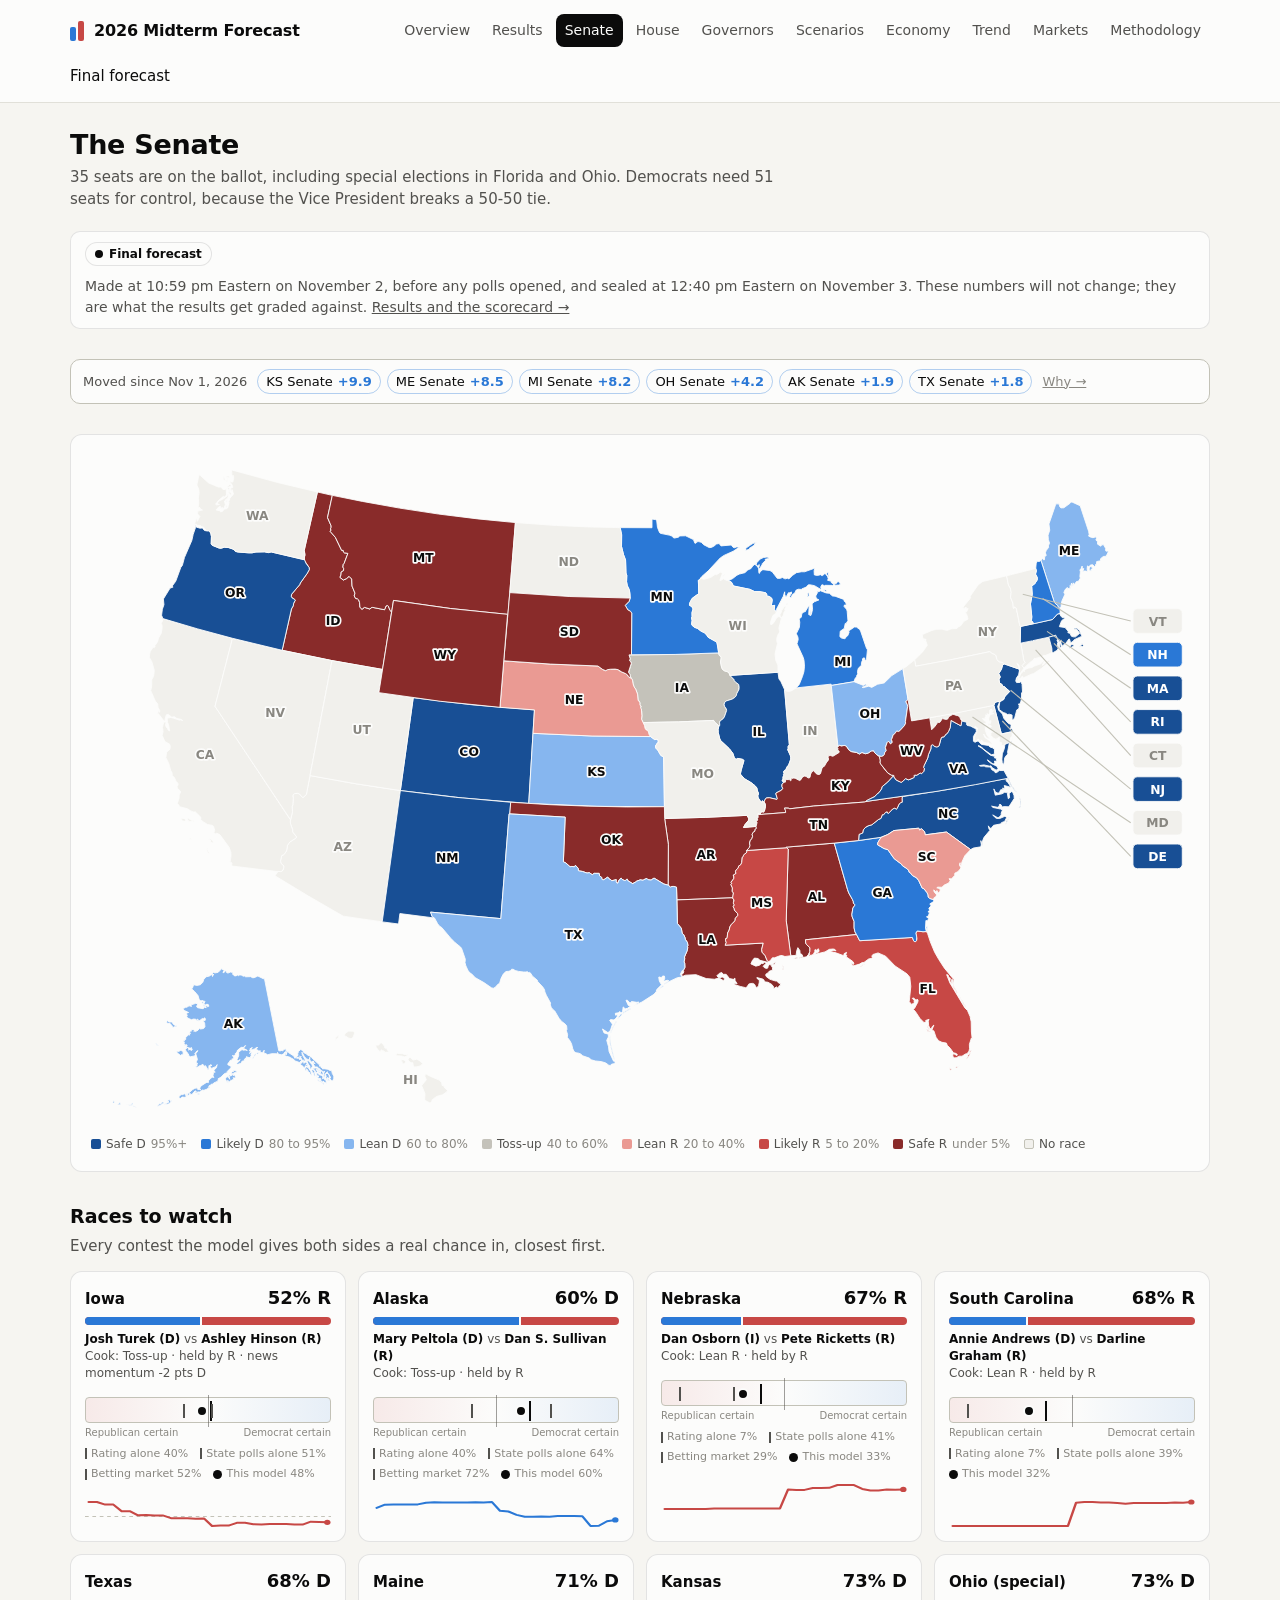
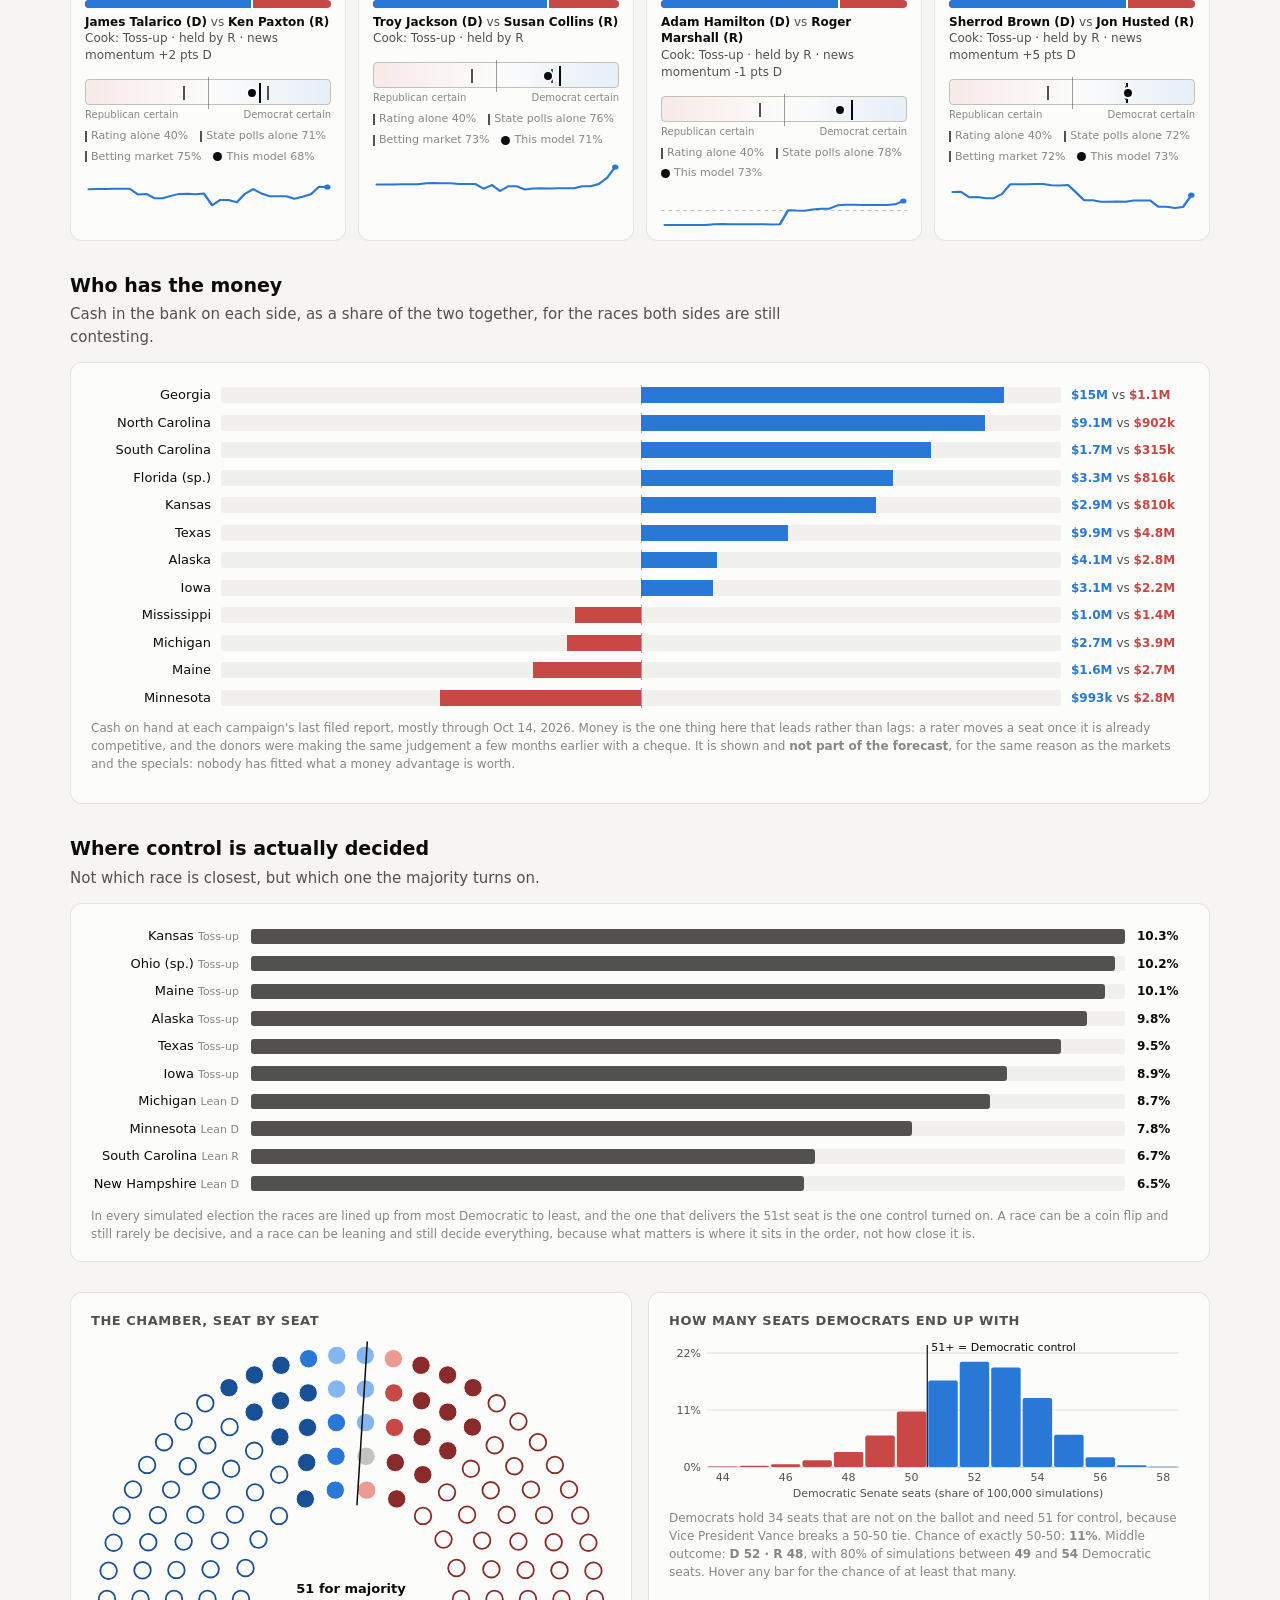
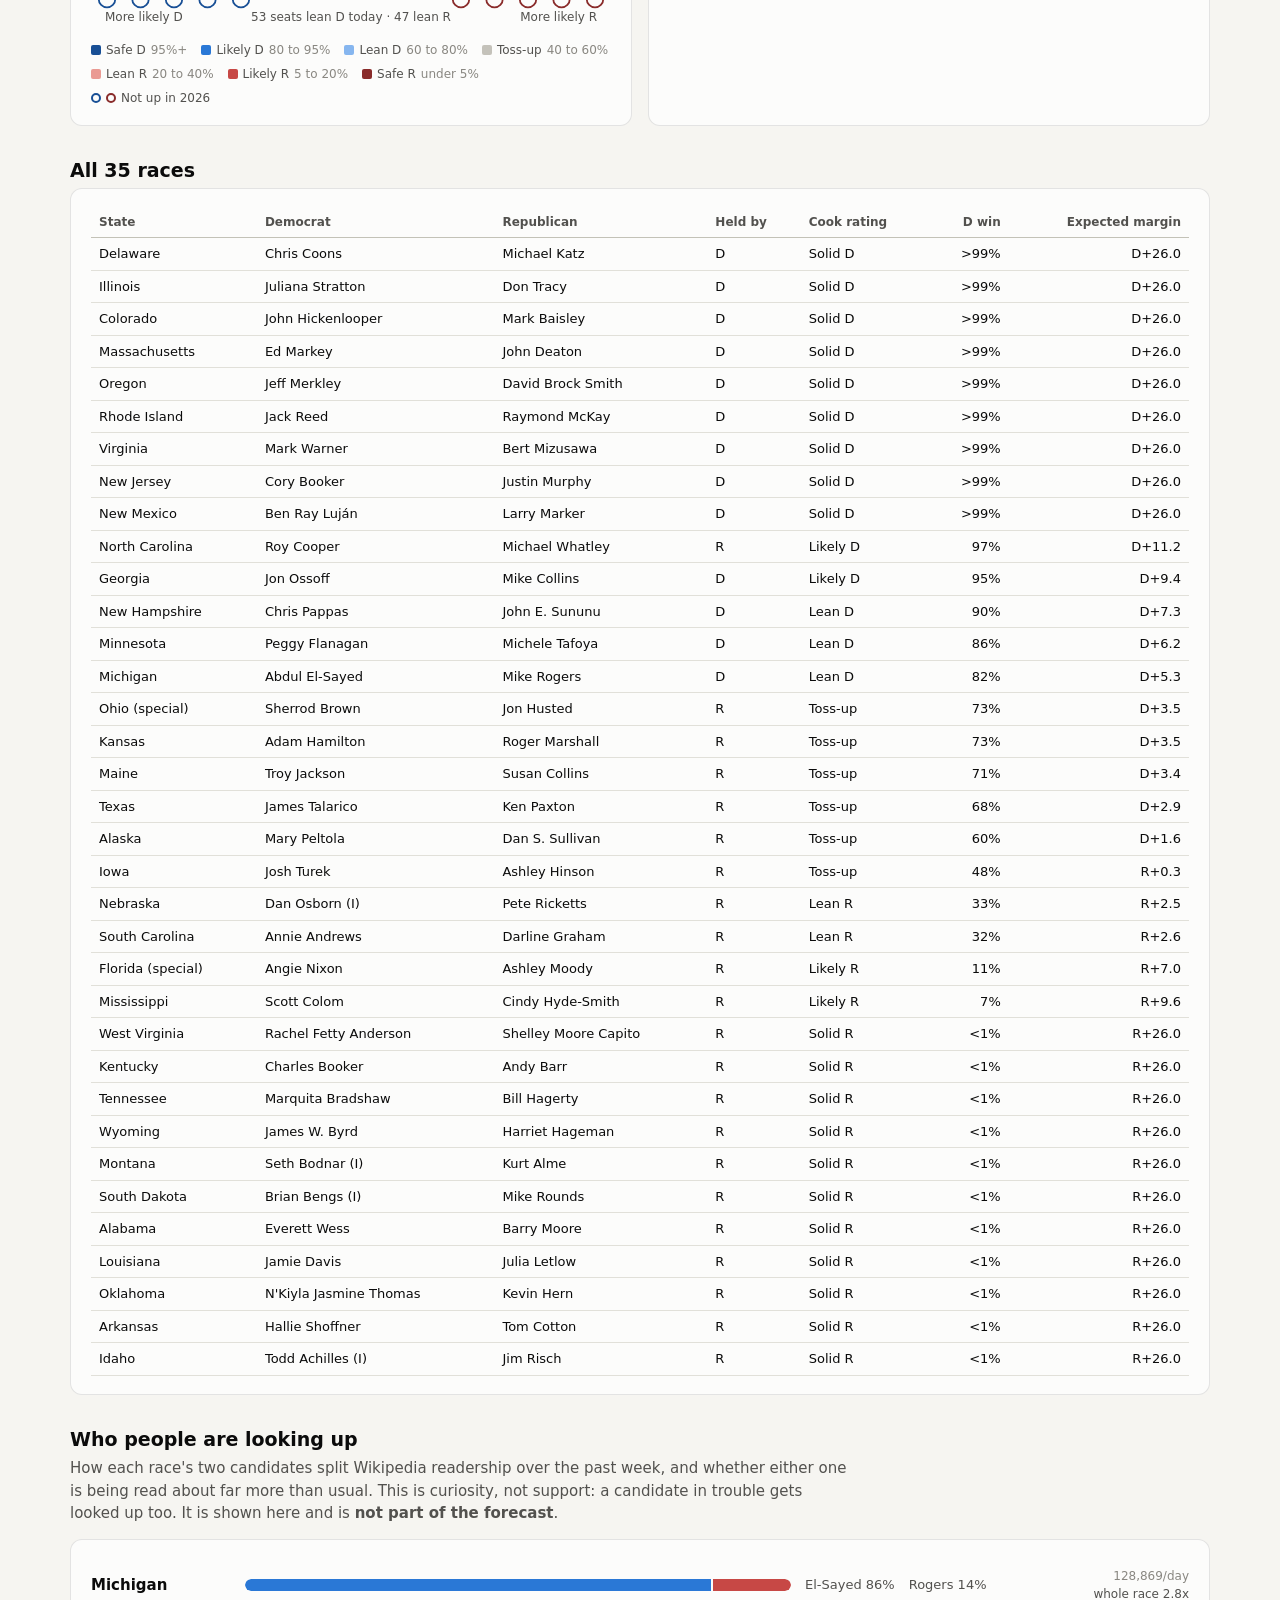
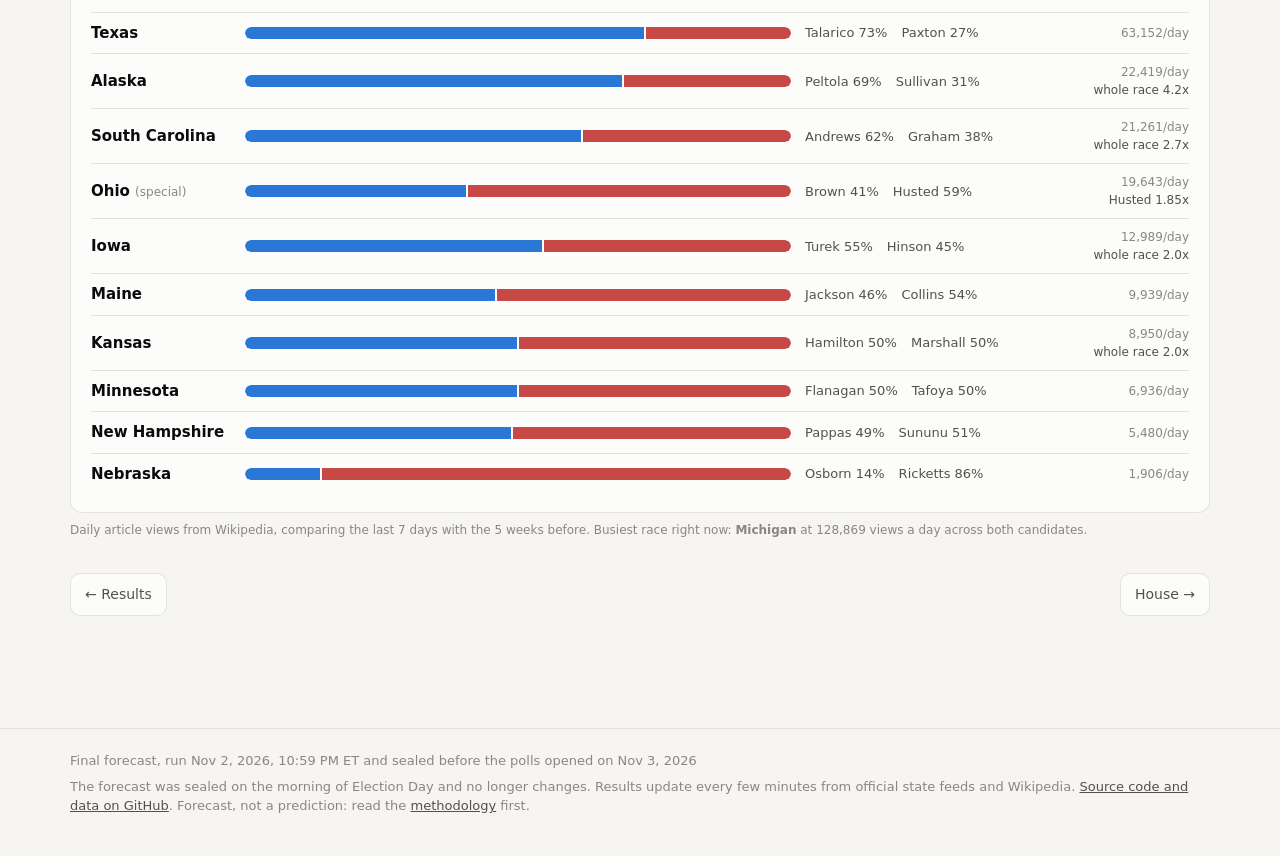
<file: site/senate.html>
<!DOCTYPE html>
<html lang="en">
<head>
<meta charset="UTF-8">
<meta name="viewport" content="width=device-width, initial-scale=1">
<title>Senate forecast · 2026 Midterm Forecast</title>
<meta name="description" content="All 35 Senate races in 2026, each shaded by its chance of going Democratic, with nominees, ratings and the full seat distribution.">
<meta property="og:type" content="website">
<meta property="og:title" content="Senate forecast · 2026 Midterm Forecast">
<meta property="og:description" content="All 35 Senate races in 2026, each shaded by its chance of going Democratic, with nominees, ratings and the full seat distribution.">
<meta property="og:url" content="https://gh0stmahn-ai.github.io/senate.html">
<meta property="og:image" content="https://gh0stmahn-ai.github.io/assets/og.png">
<meta property="og:image:width" content="1200">
<meta property="og:image:height" content="630">
<meta name="twitter:card" content="summary_large_image">
<meta name="twitter:title" content="Senate forecast · 2026 Midterm Forecast">
<meta name="twitter:description" content="All 35 Senate races in 2026, each shaded by its chance of going Democratic, with nominees, ratings and the full seat distribution.">
<meta name="twitter:image" content="https://gh0stmahn-ai.github.io/assets/og.png">
<link rel="icon" href="data:image/svg+xml,%3Csvg xmlns='http://www.w3.org/2000/svg' viewBox='0 0 32 32'%3E%3Crect width='32' height='32' rx='7' fill='%23f6f5f1'/%3E%3Crect x='5' y='8' width='10' height='18' rx='2' fill='%232a78d6'/%3E%3Crect x='17' y='8' width='10' height='18' rx='2' fill='%23c74845'/%3E%3C/svg%3E">
<link rel="stylesheet" href="assets/style.css?v=7c6da667">
</head>
<body>
<header class="site-head"><div class="bar">
  <a class="brand plain" href="index.html"><span class="mark"><i></i><i></i></span>2026 Midterm Forecast</a>
  <nav class="main" aria-label="Sections"><a href="index.html">Overview</a><a href="results.html">Results</a><a href="senate.html" aria-current="page">Senate</a><a href="house.html">House</a><a href="governors.html">Governors</a><a href="scenarios.html">Scenarios</a><a href="economy.html">Economy</a><a href="trend.html">Trend</a><a href="markets.html">Markets</a><a href="methodology.html">Methodology</a></nav>
  <span class="refresh" title="The final forecast is sealed and no longer re-runs">Final forecast</span>
</div></header>

<div class="wrap">
<div class="page-head">
  <h1>The Senate</h1>
  <div class="sub">35 seats are on the ballot, including special elections in Florida and Ohio. Democrats need 51 seats for control, because the Vice President breaks a 50-50 tie.</div>
</div>
<div class="final-banner" role="note">
  <span class="pill"><span class="dot" style="background:var(--ink)"></span>Final forecast</span>
  <span>Made at 10:59 pm Eastern on November 2, before any polls opened, and sealed at 12:40 pm Eastern on November 3. These numbers will not change; they are what the results get
    graded against. <a href="results.html">Results and the scorecard &#8594;</a></span>
</div>

<section>
  <div id="ribbon-senate"></div>
</section>

<section>
  <div class="card">
    <svg id="map-senate" viewBox="0 0 980 600" role="img" aria-label="Map of 2026 Senate races"></svg>
    <div class="legend" id="legend-senate-map"></div>
  </div>
</section>

<section>
  <h2>Races to watch</h2>
  <p class="lede">Every contest the model gives both sides a real chance in, closest first.</p>
  <div class="watch-grid" id="watch-senate"></div>
</section>

<section>
  <h2>Who has the money</h2>
  <p class="lede">Cash in the bank on each side, as a share of the two together, for the races
    both sides are still contesting.</p>
  <div class="card">
    <div id="money-senate"></div>
    <p class="note" id="money-senate-note"></p>
  </div>
</section>


<section>
  <h2>Where control is actually decided</h2>
  <p class="lede">Not which race is closest, but which one the majority turns on.</p>
  <div class="card">
    <div id="tip-senate"></div>
    <p class="tipfoot" id="tip-senate-note"></p>
  </div>
</section>

<section>
  <div class="grid2">
    <div class="card">
      <div class="chamber-label">The chamber, seat by seat</div>
      <svg id="hemi-senate" viewBox="0 0 520 300" role="img" aria-label="Senate seats"></svg>
      <div class="legend" id="legend-senate"></div>
    </div>
    <div class="card">
      <div class="chamber-label">How many seats Democrats end up with</div>
      <svg id="hist-senate" viewBox="0 0 520 170" role="img" aria-label="Distribution of Democratic Senate seats"></svg>
      <p class="note" id="senate-facts"></p>
    </div>
  </div>
</section>

<section>
  <h2>All 35 races</h2>
  <div class="card tbl-scroll"><table id="tbl-senate"></table></div>
</section>

<section>
  <h2>Who people are looking up</h2>
  <p class="lede">How each race's two candidates split Wikipedia readership over the past week,
    and whether either one is being read about far more than usual. This is curiosity, not
    support: a candidate in trouble gets looked up too. It is shown here and is
    <b>not part of the forecast</b>.</p>
  <div class="card" id="attention"></div>
  <p class="note" id="attention-note"></p>
</section>

<div class="prev-next"><a href="results.html">&#8592; Results</a><a href="house.html">House &#8594;</a></div>
</div>

<footer class="site"><div class="wrap" style="padding-bottom:0">
  <div id="foot-updated"></div>
  <div style="margin-top:6px">The forecast was sealed on the morning of Election Day and no longer changes. Results update every few minutes from official state feeds and Wikipedia.
    <a href="https://github.com/Gh0stmahn-ai/cd-election-agent">Source code and data on GitHub</a>.
    Forecast, not a prediction: read the <a href="methodology.html">methodology</a> first.</div>
</div></footer>

<script src="assets/app.js?v=7c6da667"></script>
<script>
const PAGE_DATA = {"attention":[{"state_name":"Michigan","special":false,"dem":"Abdul El-Sayed","rep":"Mike Rogers","dem_last":"El-Sayed","rep_last":"Rogers","dem_share":0.8561,"total_daily":128869,"dem_views":110331,"rep_views":18538,"dem_surge":2.98,"rep_surge":2.68,"surge_note":"whole race 2.8x"},{"state_name":"Texas","special":false,"dem":"James Talarico","rep":"Ken Paxton","dem_last":"Talarico","rep_last":"Paxton","dem_share":0.7343,"total_daily":63152,"dem_views":46372,"rep_views":16780,"dem_surge":1.79,"rep_surge":1.64,"surge_note":""},{"state_name":"Alaska","special":false,"dem":"Mary Peltola","rep":"Dan S. Sullivan","dem_last":"Peltola","rep_last":"Sullivan","dem_share":0.6934,"total_daily":22419,"dem_views":15546,"rep_views":6873,"dem_surge":4.09,"rep_surge":4.41,"surge_note":"whole race 4.2x"},{"state_name":"South Carolina","special":false,"dem":"Annie Andrews","rep":"Darline Graham","dem_last":"Andrews","rep_last":"Graham","dem_share":0.6177,"total_daily":21261,"dem_views":13133,"rep_views":8128,"dem_surge":2.87,"rep_surge":2.49,"surge_note":"whole race 2.7x"},{"state_name":"Ohio","special":true,"dem":"Sherrod Brown","rep":"Jon Husted","dem_last":"Brown","rep_last":"Husted","dem_share":0.4055,"total_daily":19643,"dem_views":7965,"rep_views":11678,"dem_surge":1.71,"rep_surge":1.85,"surge_note":"Husted 1.85x"},{"state_name":"Iowa","special":false,"dem":"Josh Turek","rep":"Ashley Hinson","dem_last":"Turek","rep_last":"Hinson","dem_share":0.5468,"total_daily":12989,"dem_views":7102,"rep_views":5887,"dem_surge":2.2,"rep_surge":1.88,"surge_note":"whole race 2.0x"},{"state_name":"Maine","special":false,"dem":"Troy Jackson","rep":"Susan Collins","dem_last":"Jackson","rep_last":"Collins","dem_share":0.4602,"total_daily":9939,"dem_views":4574,"rep_views":5365,"dem_surge":1.57,"rep_surge":1.09,"surge_note":""},{"state_name":"Kansas","special":false,"dem":"Adam Hamilton","rep":"Roger Marshall","dem_last":"Hamilton","rep_last":"Marshall","dem_share":0.5,"total_daily":8950,"dem_views":4475,"rep_views":4475,"dem_surge":1.99,"rep_surge":1.99,"surge_note":"whole race 2.0x"},{"state_name":"Minnesota","special":false,"dem":"Peggy Flanagan","rep":"Michele Tafoya","dem_last":"Flanagan","rep_last":"Tafoya","dem_share":0.5,"total_daily":6936,"dem_views":3468,"rep_views":3468,"dem_surge":1.6,"rep_surge":1.6,"surge_note":""},{"state_name":"New Hampshire","special":false,"dem":"Chris Pappas","rep":"John E. Sununu","dem_last":"Pappas","rep_last":"Sununu","dem_share":0.4885,"total_daily":5480,"dem_views":2677,"rep_views":2803,"dem_surge":1.09,"rep_surge":1.32,"surge_note":""},{"state_name":"Nebraska","special":false,"dem":"Dan Osborn","rep":"Pete Ricketts","dem_last":"Osborn","rep_last":"Ricketts","dem_share":0.1375,"total_daily":1906,"dem_views":262,"rep_views":1644,"dem_surge":1.26,"rep_surge":1.56,"surge_note":""}],"site":{"timestamp":"2026-11-03T03:59:09.768138+00:00","status":"success","final":true},"senate":{"dem_control_prob":0.7806,"tie_prob":0.1072,"mean_dem_seats":51.93,"mean_rep_seats":47.73,"not_up":{"D":34,"R":31,"note":"65 seats not up in 2026: 34 in the Democratic caucus (incl. King and Sanders), 31 Republican."},"percentiles":{"5":48,"10":49,"25":51,"50":52,"75":53,"90":54,"95":55},"histogram":{"39":1e-05,"40":1e-05,"41":9e-05,"42":0.0001,"43":0.00041,"44":0.00086,"45":0.00246,"46":0.00534,"47":0.0132,"48":0.02885,"49":0.06086,"50":0.10721,"51":0.16689,"52":0.20321,"53":0.19212,"54":0.13326,"55":0.0623,"56":0.01879,"57":0.00337,"58":0.00053,"59":8e-05,"60":2e-05,"61":1e-05,"62":1e-05,"63":1e-05},"seats":[{"seat_id":"AK-2026","state":"AK","held_by":"R","rating":"tossup","lean":"R","dem_candidate":"Mary Peltola","rep_candidate":"Dan S. Sullivan","incumbent":"Dan S. Sullivan","notes":"Top-four ballot: 3 Republicans advanced; Dan S. Sullivan is the incumbent","challenger_caucus":null,"atmospherics_adj":0.0,"polling":{"weight":0.85,"poll_margin":2.1,"n_used":5,"rating_margin":-1.47},"expected_margin":1.56,"dem_win_prob":0.6032,"tipping_prob":0.0985,"rating_prob":0.4012,"poll_prob":0.6396,"market_prob":0.7246},{"seat_id":"AL-2026","state":"AL","held_by":"R","rating":"solid","lean":"R","dem_candidate":"Everett Wess","rep_candidate":"Barry Moore","incumbent":null,"notes":"Open: Tommy Tuberville not on the ballot","challenger_caucus":null,"atmospherics_adj":0.0,"polling":null,"expected_margin":-25.97,"dem_win_prob":0.0015,"tipping_prob":0.0003,"rating_prob":0.0016,"poll_prob":null,"market_prob":null},{"seat_id":"AR-2026","state":"AR","held_by":"R","rating":"solid","lean":"R","dem_candidate":"Hallie Shoffner","rep_candidate":"Tom Cotton","incumbent":"Tom Cotton","notes":"","challenger_caucus":null,"atmospherics_adj":0.0,"polling":null,"expected_margin":-25.97,"dem_win_prob":0.0014,"tipping_prob":0.0003,"rating_prob":0.0016,"poll_prob":null,"market_prob":null},{"seat_id":"CO-2026","state":"CO","held_by":"D","rating":"solid","lean":"D","dem_candidate":"John Hickenlooper","rep_candidate":"Mark Baisley","incumbent":"John Hickenlooper","notes":"","challenger_caucus":null,"atmospherics_adj":0.0,"polling":null,"expected_margin":26.03,"dem_win_prob":0.9984,"tipping_prob":0.0014,"rating_prob":0.9984,"poll_prob":null,"market_prob":null},{"seat_id":"DE-2026","state":"DE","held_by":"D","rating":"solid","lean":"D","dem_candidate":"Chris Coons","rep_candidate":"Michael Katz","incumbent":"Chris Coons","notes":"","challenger_caucus":null,"atmospherics_adj":0.0,"polling":null,"expected_margin":26.03,"dem_win_prob":0.9987,"tipping_prob":0.001,"rating_prob":0.9984,"poll_prob":null,"market_prob":null},{"seat_id":"FL-2026-special","state":"FL","held_by":"R","rating":"likely","lean":"R","dem_candidate":"Angie Nixon","rep_candidate":"Ashley Moody","incumbent":"Ashley Moody","notes":"Special election","challenger_caucus":null,"atmospherics_adj":0.0,"polling":{"weight":0.85,"poll_margin":-6.0,"n_used":25,"rating_margin":-12.47},"expected_margin":-6.97,"dem_win_prob":0.114,"tipping_prob":0.0231,"rating_prob":0.0169,"poll_prob":0.1537,"market_prob":null},{"seat_id":"GA-2026","state":"GA","held_by":"D","rating":"likely","lean":"D","dem_candidate":"Jon Ossoff","rep_candidate":"Mike Collins","incumbent":"Jon Ossoff","notes":"","challenger_caucus":null,"atmospherics_adj":0.0,"polling":{"weight":0.85,"poll_margin":8.8,"n_used":13,"rating_margin":12.53},"expected_margin":9.36,"dem_win_prob":0.9458,"tipping_prob":0.0415,"rating_prob":0.9835,"poll_prob":0.9328,"market_prob":null},{"seat_id":"IA-2026","state":"IA","held_by":"R","rating":"tossup","lean":"R","dem_candidate":"Josh Turek","rep_candidate":"Ashley Hinson","incumbent":null,"notes":"Open: Joni Ernst not on the ballot","challenger_caucus":null,"atmospherics_adj":-0.02,"polling":{"weight":0.85,"poll_margin":0.2,"n_used":30,"rating_margin":-1.47},"expected_margin":-0.35,"dem_win_prob":0.476,"tipping_prob":0.0891,"rating_prob":0.4012,"poll_prob":0.5136,"market_prob":0.515},{"seat_id":"ID-2026","state":"ID","held_by":"R","rating":"solid","lean":"R","dem_candidate":"Todd Achilles (I)","rep_candidate":"Jim Risch","incumbent":"Jim Risch","notes":"The Democratic nominee withdrew; the challenger is independent Todd Achilles","challenger_caucus":"independent","atmospherics_adj":0.0,"polling":null,"expected_margin":-25.97,"dem_win_prob":0.0014,"tipping_prob":0.0,"rating_prob":0.0016,"poll_prob":null,"market_prob":null},{"seat_id":"IL-2026","state":"IL","held_by":"D","rating":"solid","lean":"D","dem_candidate":"Juliana Stratton","rep_candidate":"Don Tracy","incumbent":null,"notes":"Open: Dick Durbin not on the ballot","challenger_caucus":null,"atmospherics_adj":0.0,"polling":null,"expected_margin":26.03,"dem_win_prob":0.9985,"tipping_prob":0.0015,"rating_prob":0.9984,"poll_prob":null,"market_prob":null},{"seat_id":"KS-2026","state":"KS","held_by":"R","rating":"tossup","lean":"R","dem_candidate":"Adam Hamilton","rep_candidate":"Roger Marshall","incumbent":"Roger Marshall","notes":"","challenger_caucus":null,"atmospherics_adj":-0.01,"polling":{"weight":0.85,"poll_margin":4.5,"n_used":17,"rating_margin":-1.47},"expected_margin":3.45,"dem_win_prob":0.7278,"tipping_prob":0.103,"rating_prob":0.4012,"poll_prob":0.7781,"market_prob":null},{"seat_id":"KY-2026","state":"KY","held_by":"R","rating":"solid","lean":"R","dem_candidate":"Charles Booker","rep_candidate":"Andy Barr","incumbent":null,"notes":"Open: Mitch McConnell not on the ballot","challenger_caucus":null,"atmospherics_adj":0.0,"polling":null,"expected_margin":-25.97,"dem_win_prob":0.0018,"tipping_prob":0.0002,"rating_prob":0.0016,"poll_prob":null,"market_prob":null},{"seat_id":"LA-2026","state":"LA","held_by":"R","rating":"solid","lean":"R","dem_candidate":"Jamie Davis","rep_candidate":"Julia Letlow","incumbent":null,"notes":"Open: Bill Cassidy not on the ballot","challenger_caucus":null,"atmospherics_adj":0.0,"polling":null,"expected_margin":-25.97,"dem_win_prob":0.0015,"tipping_prob":0.0002,"rating_prob":0.0016,"poll_prob":null,"market_prob":null},{"seat_id":"MA-2026","state":"MA","held_by":"D","rating":"solid","lean":"D","dem_candidate":"Ed Markey","rep_candidate":"John Deaton","incumbent":"Ed Markey","notes":"","challenger_caucus":null,"atmospherics_adj":0.0,"polling":null,"expected_margin":26.03,"dem_win_prob":0.9984,"tipping_prob":0.0013,"rating_prob":0.9984,"poll_prob":null,"market_prob":null},{"seat_id":"ME-2026","state":"ME","held_by":"R","rating":"tossup","lean":"R","dem_candidate":"Troy Jackson","rep_candidate":"Susan Collins","incumbent":"Susan Collins","notes":"","challenger_caucus":null,"atmospherics_adj":0.0,"polling":{"weight":0.85,"poll_margin":4.2,"n_used":29,"rating_margin":-1.47},"expected_margin":3.35,"dem_win_prob":0.7143,"tipping_prob":0.1007,"rating_prob":0.4012,"poll_prob":0.7626,"market_prob":0.7277},{"seat_id":"MI-2026","state":"MI","held_by":"D","rating":"lean","lean":"D","dem_candidate":"Abdul El-Sayed","rep_candidate":"Mike Rogers","incumbent":null,"notes":"Open: Gary Peters not on the ballot","challenger_caucus":null,"atmospherics_adj":-0.01,"polling":{"weight":0.85,"poll_margin":4.9,"n_used":49,"rating_margin":8.53},"expected_margin":5.29,"dem_win_prob":0.8211,"tipping_prob":0.0871,"rating_prob":0.9267,"poll_prob":0.7978,"market_prob":0.805},{"seat_id":"MN-2026","state":"MN","held_by":"D","rating":"lean","lean":"D","dem_candidate":"Peggy Flanagan","rep_candidate":"Michele Tafoya","incumbent":null,"notes":"Open: Tina Smith not on the ballot","challenger_caucus":null,"atmospherics_adj":0.0,"polling":{"weight":0.85,"poll_margin":5.8,"n_used":20,"rating_margin":8.53},"expected_margin":6.21,"dem_win_prob":0.8622,"tipping_prob":0.0779,"rating_prob":0.9267,"poll_prob":0.8381,"market_prob":null},{"seat_id":"MS-2026","state":"MS","held_by":"R","rating":"likely","lean":"R","dem_candidate":"Scott Colom","rep_candidate":"Cindy Hyde-Smith","incumbent":"Cindy Hyde-Smith","notes":"","challenger_caucus":null,"atmospherics_adj":0.0,"polling":{"weight":0.425,"poll_margin":-5.6,"n_used":2,"rating_margin":-12.47},"expected_margin":-9.55,"dem_win_prob":0.0676,"tipping_prob":0.0124,"rating_prob":0.0169,"poll_prob":0.1703,"market_prob":null},{"seat_id":"MT-2026","state":"MT","held_by":"R","rating":"solid","lean":"R","dem_candidate":"Seth Bodnar (I)","rep_candidate":"Kurt Alme","incumbent":null,"notes":"The main challenger is independent Seth Bodnar; Democrat Alani Bankhead is also on the ballot; Open: Steve Daines not on the ballot","challenger_caucus":"independent","atmospherics_adj":0.0,"polling":null,"expected_margin":-25.97,"dem_win_prob":0.0016,"tipping_prob":0.0,"rating_prob":0.0016,"poll_prob":null,"market_prob":null},{"seat_id":"NC-2026","state":"NC","held_by":"R","rating":"likely","lean":"D","dem_candidate":"Roy Cooper","rep_candidate":"Michael Whatley","incumbent":null,"notes":"Open: Thom Tillis not on the ballot","challenger_caucus":null,"atmospherics_adj":0.0,"polling":{"weight":0.85,"poll_margin":11.0,"n_used":29,"rating_margin":12.53},"expected_margin":11.23,"dem_win_prob":0.9742,"tipping_prob":0.0239,"rating_prob":0.9835,"poll_prob":0.9694,"market_prob":null},{"seat_id":"NE-2026","state":"NE","held_by":"R","rating":"lean","lean":"R","dem_candidate":"Dan Osborn (I)","rep_candidate":"Pete Ricketts","incumbent":"Pete Ricketts","notes":"Challenger is independent Dan Osborn, who says he would not caucus with either party","challenger_caucus":"independent","atmospherics_adj":0.0,"polling":{"weight":0.85,"poll_margin":-1.4,"n_used":12,"rating_margin":-8.47},"expected_margin":-2.46,"dem_win_prob":0.3326,"tipping_prob":0.0,"rating_prob":0.0748,"poll_prob":0.4059,"market_prob":0.2947},{"seat_id":"NH-2026","state":"NH","held_by":"D","rating":"lean","lean":"D","dem_candidate":"Chris Pappas","rep_candidate":"John E. Sununu","incumbent":null,"notes":"Open: Jeanne Shaheen not on the ballot","challenger_caucus":null,"atmospherics_adj":-0.03,"polling":{"weight":0.85,"poll_margin":7.6,"n_used":19,"rating_margin":8.53},"expected_margin":7.29,"dem_win_prob":0.8963,"tipping_prob":0.0652,"rating_prob":0.9267,"poll_prob":0.902,"market_prob":null},{"seat_id":"NJ-2026","state":"NJ","held_by":"D","rating":"solid","lean":"D","dem_candidate":"Cory Booker","rep_candidate":"Justin Murphy","incumbent":"Cory Booker","notes":"","challenger_caucus":null,"atmospherics_adj":0.0,"polling":null,"expected_margin":26.03,"dem_win_prob":0.9983,"tipping_prob":0.0014,"rating_prob":0.9984,"poll_prob":null,"market_prob":null},{"seat_id":"NM-2026","state":"NM","held_by":"D","rating":"solid","lean":"D","dem_candidate":"Ben Ray Luj\u00e1n","rep_candidate":"Larry Marker","incumbent":"Ben Ray Luj\u00e1n","notes":"","challenger_caucus":null,"atmospherics_adj":0.0,"polling":null,"expected_margin":26.03,"dem_win_prob":0.9979,"tipping_prob":0.0018,"rating_prob":0.9984,"poll_prob":null,"market_prob":null},{"seat_id":"OH-2026-special","state":"OH","held_by":"R","rating":"tossup","lean":"R","dem_candidate":"Sherrod Brown","rep_candidate":"Jon Husted","incumbent":null,"notes":"Special election","challenger_caucus":null,"atmospherics_adj":0.05,"polling":{"weight":0.85,"poll_margin":3.5,"n_used":34,"rating_margin":-1.47},"expected_margin":3.5,"dem_win_prob":0.7279,"tipping_prob":0.1018,"rating_prob":0.4012,"poll_prob":0.7242,"market_prob":0.7214},{"seat_id":"OK-2026","state":"OK","held_by":"R","rating":"solid","lean":"R","dem_candidate":"N'Kiyla Jasmine Thomas","rep_candidate":"Kevin Hern","incumbent":null,"notes":"Open: Alan Armstrong not on the ballot","challenger_caucus":null,"atmospherics_adj":0.0,"polling":null,"expected_margin":-25.97,"dem_win_prob":0.0015,"tipping_prob":0.0002,"rating_prob":0.0016,"poll_prob":null,"market_prob":null},{"seat_id":"OR-2026","state":"OR","held_by":"D","rating":"solid","lean":"D","dem_candidate":"Jeff Merkley","rep_candidate":"David Brock Smith","incumbent":"Jeff Merkley","notes":"","challenger_caucus":null,"atmospherics_adj":0.0,"polling":null,"expected_margin":26.03,"dem_win_prob":0.9984,"tipping_prob":0.001,"rating_prob":0.9984,"poll_prob":null,"market_prob":null},{"seat_id":"RI-2026","state":"RI","held_by":"D","rating":"solid","lean":"D","dem_candidate":"Jack Reed","rep_candidate":"Raymond McKay","incumbent":"Jack Reed","notes":"","challenger_caucus":null,"atmospherics_adj":0.0,"polling":null,"expected_margin":26.03,"dem_win_prob":0.9984,"tipping_prob":0.0012,"rating_prob":0.9984,"poll_prob":null,"market_prob":null},{"seat_id":"SC-2026","state":"SC","held_by":"R","rating":"lean","lean":"R","dem_candidate":"Annie Andrews","rep_candidate":"Darline Graham","incumbent":"Darline Graham","notes":"","challenger_caucus":null,"atmospherics_adj":0.0,"polling":{"weight":0.85,"poll_margin":-1.6,"n_used":16,"rating_margin":-8.47},"expected_margin":-2.63,"dem_win_prob":0.323,"tipping_prob":0.0665,"rating_prob":0.0748,"poll_prob":0.3927,"market_prob":null},{"seat_id":"SD-2026","state":"SD","held_by":"R","rating":"solid","lean":"R","dem_candidate":"Brian Bengs (I)","rep_candidate":"Mike Rounds","incumbent":"Mike Rounds","notes":"The Democratic nominee withdrew; the challenger is independent Brian Bengs","challenger_caucus":"independent","atmospherics_adj":0.0,"polling":null,"expected_margin":-25.97,"dem_win_prob":0.0016,"tipping_prob":0.0,"rating_prob":0.0016,"poll_prob":null,"market_prob":null},{"seat_id":"TN-2026","state":"TN","held_by":"R","rating":"solid","lean":"R","dem_candidate":"Marquita Bradshaw","rep_candidate":"Bill Hagerty","incumbent":"Bill Hagerty","notes":"","challenger_caucus":null,"atmospherics_adj":0.0,"polling":null,"expected_margin":-25.97,"dem_win_prob":0.0017,"tipping_prob":0.0002,"rating_prob":0.0016,"poll_prob":null,"market_prob":null},{"seat_id":"TX-2026","state":"TX","held_by":"R","rating":"tossup","lean":"R","dem_candidate":"James Talarico","rep_candidate":"Ken Paxton","incumbent":null,"notes":"Open: John Cornyn not on the ballot","challenger_caucus":null,"atmospherics_adj":0.02,"polling":{"weight":0.85,"poll_margin":3.3,"n_used":56,"rating_margin":-1.47},"expected_margin":2.88,"dem_win_prob":0.682,"tipping_prob":0.0954,"rating_prob":0.4012,"poll_prob":0.7128,"market_prob":0.745},{"seat_id":"VA-2026","state":"VA","held_by":"D","rating":"solid","lean":"D","dem_candidate":"Mark Warner","rep_candidate":"Bert Mizusawa","incumbent":"Mark Warner","notes":"","challenger_caucus":null,"atmospherics_adj":0.0,"polling":null,"expected_margin":26.03,"dem_win_prob":0.9984,"tipping_prob":0.0013,"rating_prob":0.9984,"poll_prob":null,"market_prob":null},{"seat_id":"WV-2026","state":"WV","held_by":"R","rating":"solid","lean":"R","dem_candidate":"Rachel Fetty Anderson","rep_candidate":"Shelley Moore Capito","incumbent":"Shelley Moore Capito","notes":"","challenger_caucus":null,"atmospherics_adj":0.0,"polling":null,"expected_margin":-25.97,"dem_win_prob":0.0026,"tipping_prob":0.0004,"rating_prob":0.0016,"poll_prob":null,"market_prob":null},{"seat_id":"WY-2026","state":"WY","held_by":"R","rating":"solid","lean":"R","dem_candidate":"James W. Byrd","rep_candidate":"Harriet Hageman","incumbent":null,"notes":"Open: Cynthia Lummis not on the ballot","challenger_caucus":null,"atmospherics_adj":0.0,"polling":null,"expected_margin":-25.97,"dem_win_prob":0.0017,"tipping_prob":0.0003,"rating_prob":0.0016,"poll_prob":null,"market_prob":null}],"ratings_as_of":"2026-11-03","ratings_source":"Cook Political Report Senate ratings of Nov 2, 2026, via Wikipedia (revision 1383523717, 2026-11-03)"},"history":{"from":"2026-10-17T18:15:35.936808+00:00","series":{"AK-2026":[0.6429,0.6531,0.6536,0.6541,0.6542,0.6542,0.6599,0.6611,0.6604,0.6604,0.6609,0.6609,0.6616,0.6602,0.6621,0.6333,0.631,0.6199,0.6137,0.6136,0.6144,0.6135,0.6166,0.6166,0.6166,0.6153,0.5834,0.5839,0.5992,0.6032],"AL-2026":[0.0045,0.0044,0.0045,0.0045,0.0045,0.0045,0.005,0.0051,0.005,0.005,0.005,0.005,0.0051,0.0049,0.005,0.0022,0.002,0.0019,0.0019,0.0019,0.0019,0.0019,0.0015,0.0015,0.0015,0.0014,0.0014,0.0014,0.0014,0.0015],"AR-2026":[0.0044,0.0043,0.0044,0.0044,0.0044,0.0044,0.005,0.0051,0.005,0.005,0.005,0.005,0.005,0.0047,0.005,0.0019,0.0017,0.0017,0.0017,0.0016,0.0016,0.0016,0.0014,0.0014,0.0014,0.0012,0.0012,0.0012,0.0011,0.0014],"CO-2026":[0.9994,0.9994,0.9994,0.9994,0.9994,0.9994,0.9995,0.9995,0.9995,0.9995,0.9995,0.9995,0.9995,0.9995,0.9995,0.9986,0.9985,0.9984,0.9984,0.9984,0.9984,0.9984,0.9983,0.9983,0.9983,0.9981,0.9981,0.9981,0.9981,0.9984],"DE-2026":[0.9994,0.9994,0.9994,0.9994,0.9994,0.9994,0.9995,0.9995,0.9995,0.9995,0.9995,0.9995,0.9995,0.9995,0.9995,0.9988,0.9986,0.9986,0.9986,0.9986,0.9986,0.9985,0.9987,0.9987,0.9987,0.9986,0.9986,0.9986,0.9986,0.9987],"FL-2026-special":[0.0046,0.0046,0.0046,0.0046,0.0046,0.0046,0.0054,0.0055,0.0054,0.0054,0.0054,0.0054,0.0054,0.0052,0.0054,0.0021,0.0018,0.0017,0.0017,0.0017,0.0017,0.1071,0.1044,0.1044,0.1044,0.1146,0.1118,0.1122,0.1117,0.114],"GA-2026":[0.9486,0.9485,0.9485,0.9485,0.9485,0.9485,0.9502,0.9505,0.9501,0.9501,0.9501,0.9501,0.9502,0.9496,0.9501,0.943,0.9418,0.9413,0.9446,0.9446,0.9445,0.9443,0.9444,0.9444,0.9444,0.9435,0.9435,0.9434,0.945,0.9458],"IA-2026":[0.5581,0.5582,0.5475,0.5477,0.5209,0.5209,0.5044,0.5054,0.5041,0.5041,0.4927,0.4927,0.4926,0.4907,0.4918,0.4612,0.4636,0.4629,0.4743,0.4742,0.4685,0.4676,0.4687,0.4687,0.4687,0.4669,0.4669,0.4786,0.4777,0.476],"ID-2026":[0.0041,0.0041,0.0041,0.0041,0.0041,0.0041,0.005,0.0052,0.005,0.005,0.005,0.005,0.0051,0.0048,0.005,0.0018,0.0015,0.0015,0.0015,0.0015,0.0015,0.0014,0.0014,0.0014,0.0014,0.0013,0.0013,0.0013,0.0012,0.0014],"IL-2026":[0.9993,0.9993,0.9993,0.9994,0.9994,0.9994,0.9995,0.9995,0.9995,0.9995,0.9995,0.9995,0.9995,0.9995,0.9995,0.9986,0.9985,0.9984,0.9984,0.9984,0.9984,0.9984,0.9984,0.9984,0.9984,0.9983,0.9983,0.9983,0.9982,0.9985],"KS-2026":[0.1527,0.1526,0.1527,0.1532,0.1535,0.1535,0.1707,0.1747,0.1712,0.1712,0.1716,0.1716,0.1727,0.1672,0.172,0.5053,0.4969,0.496,0.5249,0.5419,0.5424,0.6244,0.6401,0.6401,0.6344,0.6332,0.6332,0.6286,0.6493,0.7278],"KY-2026":[0.0043,0.0043,0.0043,0.0043,0.0043,0.0043,0.0049,0.005,0.0049,0.0049,0.0049,0.0049,0.005,0.0047,0.0049,0.0019,0.0017,0.0016,0.0016,0.0016,0.0016,0.0015,0.0018,0.0018,0.0018,0.0017,0.0017,0.0017,0.0016,0.0018],"LA-2026":[0.0039,0.0038,0.0038,0.0039,0.0039,0.0039,0.0046,0.0047,0.0046,0.0046,0.0046,0.0046,0.0046,0.0043,0.0046,0.0018,0.0016,0.0016,0.0016,0.0016,0.0016,0.0015,0.0015,0.0015,0.0015,0.0014,0.0014,0.0014,0.0013,0.0015],"MA-2026":[0.9993,0.9993,0.9994,0.9994,0.9994,0.9994,0.9995,0.9995,0.9995,0.9995,0.9995,0.9995,0.9995,0.9995,0.9995,0.9985,0.9983,0.9983,0.9983,0.9983,0.9983,0.9982,0.9984,0.9984,0.9984,0.9983,0.9983,0.9983,0.9982,0.9984],"ME-2026":[0.6267,0.6269,0.6273,0.6278,0.6279,0.6279,0.6332,0.6345,0.6336,0.6336,0.6287,0.6287,0.6291,0.6059,0.6241,0.5944,0.6185,0.6182,0.6018,0.6071,0.6079,0.607,0.6082,0.6082,0.6082,0.6177,0.6177,0.6292,0.6605,0.7143],"MI-2026":[0.7033,0.7034,0.7034,0.7036,0.7037,0.7037,0.694,0.695,0.6938,0.6938,0.694,0.694,0.6941,0.6924,0.6936,0.665,0.6775,0.6928,0.6874,0.707,0.7174,0.7217,0.7304,0.7352,0.7352,0.7341,0.7341,0.7391,0.752,0.8211],"MN-2026":[0.9943,0.9944,0.9944,0.9945,0.9945,0.9945,0.9955,0.9957,0.9956,0.9956,0.9957,0.9957,0.9958,0.9954,0.9958,0.7666,0.8763,0.8757,0.861,0.8609,0.8611,0.8605,0.866,0.866,0.866,0.8645,0.8645,0.865,0.8643,0.8622],"MS-2026":[0.0041,0.0041,0.0041,0.0041,0.0042,0.0042,0.0049,0.005,0.0049,0.0049,0.0049,0.0049,0.0049,0.0047,0.0049,0.076,0.0724,0.0713,0.0721,0.072,0.072,0.071,0.0669,0.0669,0.0669,0.0647,0.0647,0.0646,0.0635,0.0676],"MT-2026":[0.0043,0.0043,0.0043,0.0043,0.0044,0.0044,0.005,0.0052,0.005,0.005,0.005,0.005,0.005,0.0048,0.005,0.0019,0.0017,0.0017,0.0017,0.0017,0.0017,0.0016,0.0016,0.0016,0.0016,0.0015,0.0015,0.0015,0.0014,0.0016],"NC-2026":[0.966,0.9661,0.9661,0.9662,0.9662,0.9678,0.9762,0.9765,0.9763,0.9763,0.9765,0.9757,0.9766,0.9764,0.9768,0.97,0.9626,0.9625,0.9711,0.9711,0.9711,0.9709,0.974,0.974,0.974,0.9737,0.9737,0.9745,0.9737,0.9742],"NE-2026":[0.0494,0.0493,0.0493,0.0495,0.0496,0.0496,0.0566,0.0583,0.0567,0.0567,0.0568,0.0568,0.0572,0.0548,0.0569,0.3312,0.3246,0.3258,0.3533,0.3532,0.3553,0.396,0.395,0.395,0.3393,0.3175,0.3175,0.3291,0.3282,0.3326],"NH-2026":[0.8268,0.8311,0.8316,0.8322,0.8323,0.8323,0.836,0.8372,0.8369,0.8369,0.8375,0.8508,0.8514,0.8508,0.8521,0.8791,0.8775,0.877,0.8852,0.8852,0.8852,0.8848,0.8877,0.8877,0.8877,0.8868,0.8868,0.8868,0.9001,0.8963],"NJ-2026":[0.9994,0.9994,0.9994,0.9994,0.9994,0.9994,0.9995,0.9995,0.9995,0.9995,0.9995,0.9995,0.9995,0.9995,0.9995,0.9987,0.9985,0.9985,0.9985,0.9985,0.9985,0.9984,0.9983,0.9983,0.9983,0.9981,0.9981,0.9982,0.9981,0.9983],"NM-2026":[0.9993,0.9993,0.9993,0.9993,0.9993,0.9993,0.9994,0.9994,0.9994,0.9994,0.9994,0.9994,0.9994,0.9994,0.9994,0.9987,0.9985,0.9984,0.9984,0.9984,0.9984,0.9983,0.9979,0.9979,0.9979,0.9977,0.9977,0.9977,0.9976,0.9979],"OH-2026-special":[0.7385,0.7392,0.7214,0.7218,0.7179,0.7179,0.7317,0.7642,0.7639,0.7639,0.7647,0.7647,0.7608,0.76,0.7619,0.7368,0.711,0.7111,0.7062,0.7061,0.7071,0.7064,0.7099,0.7099,0.7099,0.6897,0.6897,0.6857,0.6893,0.7279],"OK-2026":[0.0042,0.0042,0.0042,0.0042,0.0042,0.0042,0.0048,0.005,0.0048,0.0048,0.0048,0.0048,0.0049,0.0047,0.0048,0.0019,0.0017,0.0016,0.0016,0.0016,0.0016,0.0016,0.0015,0.0015,0.0015,0.0014,0.0014,0.0013,0.0013,0.0015],"OR-2026":[0.9993,0.9993,0.9993,0.9993,0.9993,0.9993,0.9994,0.9994,0.9994,0.9994,0.9994,0.9994,0.9994,0.9994,0.9994,0.9984,0.9982,0.9982,0.9982,0.9982,0.9982,0.9981,0.9984,0.9984,0.9984,0.9982,0.9982,0.9982,0.9982,0.9984],"RI-2026":[0.9992,0.9992,0.9992,0.9992,0.9992,0.9992,0.9993,0.9993,0.9993,0.9993,0.9993,0.9993,0.9993,0.9993,0.9993,0.9984,0.9983,0.9982,0.9982,0.9982,0.9982,0.9982,0.9983,0.9983,0.9983,0.9982,0.9982,0.9982,0.9982,0.9984],"SC-2026":[0.0042,0.0043,0.0043,0.0043,0.0043,0.0043,0.0049,0.0051,0.0049,0.0049,0.005,0.005,0.005,0.0048,0.005,0.3138,0.3216,0.3219,0.3148,0.3147,0.3095,0.2987,0.3099,0.3099,0.3099,0.3091,0.3091,0.3148,0.314,0.323],"SD-2026":[0.0043,0.0043,0.0043,0.0043,0.0043,0.0043,0.005,0.0052,0.005,0.005,0.0051,0.0051,0.0051,0.0049,0.0051,0.0018,0.0016,0.0015,0.0015,0.0015,0.0015,0.0015,0.0016,0.0016,0.0016,0.0014,0.0014,0.0014,0.0014,0.0016],"TN-2026":[0.0044,0.0044,0.0044,0.0044,0.0044,0.0044,0.005,0.0052,0.005,0.005,0.005,0.005,0.005,0.0047,0.005,0.0021,0.0019,0.0018,0.0018,0.0018,0.0018,0.0018,0.0016,0.0016,0.0016,0.0015,0.0015,0.0015,0.0015,0.0017],"TX-2026":[0.6764,0.6768,0.6773,0.6778,0.6779,0.6779,0.6636,0.6649,0.6541,0.6541,0.6597,0.6647,0.6652,0.6637,0.6656,0.6362,0.6498,0.6496,0.6439,0.6654,0.6767,0.6657,0.6588,0.6588,0.6588,0.6527,0.6577,0.6638,0.6829,0.682],"VA-2026":[0.9993,0.9993,0.9993,0.9993,0.9993,0.9993,0.9994,0.9995,0.9995,0.9995,0.9995,0.9995,0.9995,0.9995,0.9995,0.9985,0.9983,0.9983,0.9983,0.9983,0.9983,0.9982,0.9983,0.9983,0.9983,0.9982,0.9982,0.9982,0.9981,0.9984],"WV-2026":[0.0042,0.0042,0.0042,0.0043,0.0043,0.0043,0.0048,0.0051,0.0048,0.0048,0.0049,0.0049,0.0049,0.0046,0.0049,0.0019,0.0017,0.0017,0.0017,0.0017,0.0017,0.0016,0.0026,0.0026,0.0026,0.0024,0.0024,0.0023,0.0022,0.0026],"WY-2026":[0.0045,0.0045,0.0045,0.0045,0.0045,0.0045,0.0052,0.0053,0.0052,0.0052,0.0052,0.0052,0.0053,0.005,0.0052,0.002,0.0018,0.0018,0.0018,0.0018,0.0018,0.0017,0.0017,0.0017,0.0017,0.0016,0.0016,0.0016,0.0015,0.0017]}},"change":{"from":"2026-11-02T02:24:34.148156+00:00","to":"2026-11-03T03:59:09.768138+00:00","total":{"senate":6.55,"house":1.87},"drivers":[{"id":"senate_polls","label":"Senate state polling","points":{"senate":5.035,"house":0.0}},{"id":"model","label":"Model recalibration","points":{"senate":0.5,"house":2.24}},{"id":"senate_ratings","label":"Senate rating changes","points":{"senate":1.03,"house":0.0}},{"id":"generic_ballot","label":"Generic ballot","points":{"senate":-0.14,"house":-0.44}},{"id":"clock","label":"Election Day getting closer","points":{"senate":0.11,"house":0.055}}],"residual":{"senate":0.015,"house":0.015},"facts":[{"kind":"poll","text":"Generic ballot moved D+8.6 to D+8.5"},{"kind":"economy","text":"S&P 500 scored worse for the president's party (+0.52 to +0.38)"},{"kind":"rating","text":"MI Senate moved from Toss-up D to Lean D"},{"kind":"rating","text":"FL-4 moved from Solid R to Likely R"},{"kind":"rating","text":"NC-7 moved from Solid R to Likely R"},{"kind":"rating","text":"NC-14 moved from Solid R to Likely R"},{"kind":"rating","text":"TN-9 moved from Solid R to Likely R"},{"kind":"rating","text":"VA-5 moved from Likely R to Lean R"},{"kind":"poll","text":"AK Senate polling average moved D+1.8 to D+2.1"},{"kind":"poll","text":"KS Senate polling average moved D+2.7 to D+4.5"},{"kind":"poll","text":"ME Senate polling average moved D+2.6 to D+4.2"},{"kind":"poll","text":"MI Senate polling average moved D+4.3 to D+4.9"},{"kind":"poll","text":"NH Senate polling average moved D+7.3 to D+7.6"},{"kind":"poll","text":"OH Senate polling average moved D+2.7 to D+3.5"},{"kind":"poll","text":"TX Senate polling average moved D+3.0 to D+3.3"}],"races":[{"kind":"senate","id":"KS-2026","seat_id":"KS-2026","state":"KS","label":"KS Senate","dem_candidate":"Adam Hamilton","rep_candidate":"Roger Marshall","from":62.9,"to":72.8,"shift":9.9,"why":"its own state polling"},{"kind":"senate","id":"ME-2026","seat_id":"ME-2026","state":"ME","label":"ME Senate","dem_candidate":"Troy Jackson","rep_candidate":"Susan Collins","from":62.9,"to":71.4,"shift":8.5,"why":"its own state polling"},{"kind":"senate","id":"MI-2026","seat_id":"MI-2026","state":"MI","label":"MI Senate","dem_candidate":"Abdul El-Sayed","rep_candidate":"Mike Rogers","from":73.9,"to":82.1,"shift":8.2,"why":"re-rated Toss-up D to Lean D and its own state polling"},{"kind":"house","id":"VA-5","state":"VA","label":"VA-5","from":2.4,"to":10.3,"shift":8.0,"why":"re-rated Likely R to Lean R"},{"kind":"senate","id":"OH-2026-special","seat_id":"OH-2026-special","state":"OH","label":"OH Senate","dem_candidate":"Sherrod Brown","rep_candidate":"Jon Husted","from":68.6,"to":72.8,"shift":4.2,"why":"its own state polling"},{"kind":"house","id":"NC-1","state":"NC","label":"NC-1","from":52.6,"to":55.0,"shift":2.4,"why":"the national environment"},{"kind":"house","id":"FL-4","state":"FL","label":"FL-4","from":0.7,"to":2.9,"shift":2.3,"why":"re-rated Solid R to Likely R"},{"kind":"house","id":"IA-2","state":"IA","label":"IA-2","from":41.0,"to":43.3,"shift":2.3,"why":"the national environment"},{"kind":"house","id":"MI-4","state":"MI","label":"MI-4","from":42.5,"to":44.8,"shift":2.3,"why":"the national environment"},{"kind":"house","id":"MI-7","state":"MI","label":"MI-7","from":47.7,"to":49.9,"shift":2.3,"why":"the national environment"},{"kind":"house","id":"MI-10","state":"MI","label":"MI-10","from":42.3,"to":44.6,"shift":2.3,"why":"the national environment"},{"kind":"house","id":"NY-17","state":"NY","label":"NY-17","from":49.7,"to":52.0,"shift":2.3,"why":"the national environment"},{"kind":"house","id":"OH-7","state":"OH","label":"OH-7","from":38.7,"to":41.0,"shift":2.3,"why":"the national environment"},{"kind":"house","id":"PA-1","state":"PA","label":"PA-1","from":50.0,"to":52.3,"shift":2.3,"why":"the national environment"},{"kind":"house","id":"SC-1","state":"SC","label":"SC-1","from":36.7,"to":39.0,"shift":2.3,"why":"the national environment"},{"kind":"house","id":"TX-35","state":"TX","label":"TX-35","from":53.7,"to":56.0,"shift":2.3,"why":"the national environment"},{"kind":"house","id":"VA-1","state":"VA","label":"VA-1","from":42.4,"to":44.7,"shift":2.3,"why":"the national environment"},{"kind":"house","id":"CO-5","state":"CO","label":"CO-5","from":38.8,"to":41.1,"shift":2.2,"why":"the national environment"},{"kind":"house","id":"FL-14","state":"FL","label":"FL-14","from":54.1,"to":56.4,"shift":2.2,"why":"the national environment"},{"kind":"house","id":"FL-22","state":"FL","label":"FL-22","from":54.2,"to":56.4,"shift":2.2,"why":"the national environment"},{"kind":"house","id":"MT-1","state":"MT","label":"MT-1","from":38.9,"to":41.1,"shift":2.2,"why":"the national environment"},{"kind":"house","id":"CA-22","state":"CA","label":"CA-22","from":49.5,"to":51.6,"shift":2.1,"why":"the national environment"},{"kind":"house","id":"KY-6","state":"KY","label":"KY-6","from":36.1,"to":38.2,"shift":2.1,"why":"the national environment"},{"kind":"house","id":"NC-7","state":"NC","label":"NC-7","from":0.2,"to":2.3,"shift":2.1,"why":"re-rated Solid R to Likely R"},{"kind":"house","id":"TX-15","state":"TX","label":"TX-15","from":36.0,"to":38.0,"shift":2.0,"why":"the national environment"},{"kind":"senate","id":"AK-2026","seat_id":"AK-2026","state":"AK","label":"AK Senate","dem_candidate":"Mary Peltola","rep_candidate":"Dan S. Sullivan","from":58.4,"to":60.3,"shift":1.9,"why":"its own state polling"},{"kind":"house","id":"NC-14","state":"NC","label":"NC-14","from":0.1,"to":2.0,"shift":1.9,"why":"re-rated Solid R to Likely R"},{"kind":"senate","id":"TX-2026","seat_id":"TX-2026","state":"TX","label":"TX Senate","dem_candidate":"James Talarico","rep_candidate":"Ken Paxton","from":66.4,"to":68.2,"shift":1.8,"why":"its own state polling"},{"kind":"house","id":"TN-9","state":"TN","label":"TN-9","from":0.1,"to":1.8,"shift":1.8,"why":"re-rated Solid R to Likely R"}],"n_sims":100000},"money":{"as_of":"2026-11-03","latest_report":"2026-10-14","n_races":470,"note":"Best-funded Democrat and Republican in each race, from the FEC's bulk candidate summaries. Cash on hand is as of each campaign's last filed report, so races differ by a few weeks. Shown on this site and not fed into the forecast.","sources":[{"name":"Federal Election Commission bulk downloads","url":"https://www.fec.gov/data/browse-data/?tab=bulk-data"}],"flags":[],"races":{"AK-2026":{"chamber":"senate","state":"AK","dem":{"name":"Peltola, Mary","incumbent":false,"receipts":36887509,"spent":32785383,"cash":4102126,"debts":0,"as_of":"2026-10-14","named":true},"rep":{"name":"Sullivan, Dan","incumbent":true,"receipts":11508274,"spent":10759421,"cash":2839758,"debts":0,"as_of":"2026-10-14","named":true},"dem_cash_share":0.5909,"cash_gap":1262368},"AL-2026":{"chamber":"senate","state":"AL","dem":{"name":"Wess, Everett W","incumbent":false,"receipts":128570,"spent":118027,"cash":10543,"debts":70643,"as_of":"2026-10-14","named":true},"rep":{"name":"Moore, Felix Barry","incumbent":false,"receipts":4635926,"spent":4293858,"cash":467199,"debts":534459,"as_of":"2026-10-14","named":true},"dem_cash_share":0.0221,"cash_gap":-456656},"AR-2026":{"chamber":"senate","state":"AR","dem":{"name":"Shoffner, Hallie","incumbent":false,"receipts":4042811,"spent":3285879,"cash":756932,"debts":0,"as_of":"2026-10-14","named":true},"rep":{"name":"Cotton, Thomas","incumbent":true,"receipts":7149643,"spent":9470585,"cash":5129928,"debts":104891,"as_of":"2026-10-14","named":true},"dem_cash_share":0.1286,"cash_gap":-4372996},"CO-2026":{"chamber":"senate","state":"CO","dem":{"name":"Hickenlooper, John W.","incumbent":true,"receipts":9529277,"spent":9406082,"cash":1558828,"debts":0,"as_of":"2026-10-14","named":true},"rep":{"name":"Baisley, Mark","incumbent":false,"receipts":138210,"spent":110837,"cash":27710,"debts":0,"as_of":"2026-10-14","named":true},"dem_cash_share":0.9825,"cash_gap":1531118},"DE-2026":{"chamber":"senate","state":"DE","dem":{"name":"Coons, Christopher A.","incumbent":true,"receipts":4956015,"spent":2109504,"cash":5031711,"debts":0,"as_of":"2026-10-14","named":true},"rep":{"name":"Katz, Michael S Dr.","incumbent":false,"receipts":190416,"spent":174332,"cash":16085,"debts":129250,"as_of":"2026-10-14","named":true},"dem_cash_share":0.9968,"cash_gap":5015626},"FL-2026-special":{"chamber":"senate","state":"FL","dem":{"name":"Nixon, Angela","incumbent":false,"receipts":11319380,"spent":8052586,"cash":3266795,"debts":0,"as_of":"2026-10-14","named":true},"rep":{"name":"Moody, Ashley","incumbent":true,"receipts":14524032,"spent":13707677,"cash":816355,"debts":0,"as_of":"2026-10-14","named":true},"dem_cash_share":0.8001,"cash_gap":2450440},"GA-2026":{"chamber":"senate","state":"GA","dem":{"name":"Ossoff, T. Jonathan","incumbent":true,"receipts":115904486,"spent":105760717,"cash":15134336,"debts":0,"as_of":"2026-10-14","named":true},"rep":{"name":"Collins, Michael A Jr","incumbent":false,"receipts":10679277,"spent":10178766,"cash":1103682,"debts":0,"as_of":"2026-10-14","named":true},"dem_cash_share":0.932,"cash_gap":14030654},"IA-2026":{"chamber":"senate","state":"IA","dem":{"name":"Turek, Joshua","incumbent":false,"receipts":24290521,"spent":21217670,"cash":3072851,"debts":0,"as_of":"2026-10-14","named":true},"rep":{"name":"Arenholz, Ashley Hinson","incumbent":false,"receipts":14147973,"spent":13903059,"cash":2172989,"debts":0,"as_of":"2026-10-14","named":true},"dem_cash_share":0.5858,"cash_gap":899862},"ID-2026":{"chamber":"senate","state":"ID","dem":null,"rep":{"name":"Risch, James E Mr.","incumbent":true,"receipts":3935512,"spent":4233642,"cash":2122235,"debts":0,"as_of":"2026-10-14","named":true},"dem_cash_share":0.0,"cash_gap":-2122235},"IL-2026":{"chamber":"senate","state":"IL","dem":{"name":"Stratton, Juliana","incumbent":false,"receipts":7230577,"spent":5688992,"cash":1541585,"debts":0,"as_of":"2026-10-14","named":true},"rep":{"name":"Tracy, Don","incumbent":false,"receipts":4914363,"spent":4431346,"cash":483017,"debts":4250000,"as_of":"2026-10-14","named":true},"dem_cash_share":0.7614,"cash_gap":1058568},"KS-2026":{"chamber":"senate","state":"KS","dem":{"name":"Hamilton, Adam","incumbent":false,"receipts":19175044,"spent":16300681,"cash":2874364,"debts":50000,"as_of":"2026-10-14","named":true},"rep":{"name":"Marshall, Roger W","incumbent":true,"receipts":5350064,"spent":6245276,"cash":809806,"debts":0,"as_of":"2026-10-14","named":true},"dem_cash_share":0.7802,"cash_gap":2064558},"KY-2026":{"chamber":"senate","state":"KY","dem":{"name":"Booker, Charles","incumbent":false,"receipts":1936324,"spent":1632725,"cash":303599,"debts":130577,"as_of":"2026-10-14","named":true},"rep":{"name":"Barr, Garland Andy","incumbent":false,"receipts":12541350,"spent":14680571,"cash":1553857,"debts":0,"as_of":"2026-10-14","named":true},"dem_cash_share":0.1634,"cash_gap":-1250258},"LA-2026":{"chamber":"senate","state":"LA","dem":{"name":"Davis, Jamie","incumbent":false,"receipts":5019888,"spent":3764960,"cash":1254929,"debts":54000,"as_of":"2026-10-14","named":true},"rep":{"name":"Letlow, Julia","incumbent":false,"receipts":7062069,"spent":6618899,"cash":443170,"debts":0,"as_of":"2026-10-14","named":true},"dem_cash_share":0.739,"cash_gap":811759},"MA-2026":{"chamber":"senate","state":"MA","dem":{"name":"Markey, Edward Sen.","incumbent":true,"receipts":5985385,"spent":6996160,"cash":799913,"debts":0,"as_of":"2026-10-14","named":true},"rep":{"name":"Deaton, John","incumbent":false,"receipts":1674460,"spent":1186303,"cash":488156,"debts":1005000,"as_of":"2026-10-14","named":true},"dem_cash_share":0.621,"cash_gap":311757},"ME-2026":{"chamber":"senate","state":"ME","dem":{"name":"Jackson, Troy Dale","incumbent":false,"receipts":26872874,"spent":25276003,"cash":1596871,"debts":700952,"as_of":"2026-10-14","named":true},"rep":{"name":"Collins, Susan M.","incumbent":true,"receipts":22465218,"spent":22351644,"cash":2689883,"debts":0,"as_of":"2026-10-14","named":true},"dem_cash_share":0.3725,"cash_gap":-1093012},"MI-2026":{"chamber":"senate","state":"MI","dem":{"name":"El-Sayed, Abdul","incumbent":false,"receipts":53830872,"spent":51096843,"cash":2734029,"debts":0,"as_of":"2026-10-14","named":true},"rep":{"name":"Rogers, Michael J","incumbent":false,"receipts":23016439,"spent":19369637,"cash":3902506,"debts":0,"as_of":"2026-10-22","named":true},"dem_cash_share":0.412,"cash_gap":-1168477},"MN-2026":{"chamber":"senate","state":"MN","dem":{"name":"Flanagan, Margaret","incumbent":false,"receipts":11563963,"spent":10570749,"cash":993214,"debts":0,"as_of":"2026-10-14","named":true},"rep":{"name":"Tafoya, Michele","incumbent":false,"receipts":12501786,"spent":9682730,"cash":2819387,"debts":442060,"as_of":"2026-10-14","named":true},"dem_cash_share":0.2605,"cash_gap":-1826173},"MS-2026":{"chamber":"senate","state":"MS","dem":{"name":"Colom, Scott","incumbent":false,"receipts":4400890,"spent":3382173,"cash":1018717,"debts":175988,"as_of":"2026-10-14","named":true},"rep":{"name":"Hyde-Smith, Cindy","incumbent":true,"receipts":4646803,"spent":3720843,"cash":1395724,"debts":60000,"as_of":"2026-10-14","named":true},"dem_cash_share":0.4219,"cash_gap":-377007},"MT-2026":{"chamber":"senate","state":"MT","dem":{"name":"Neill, Reilly","incumbent":false,"receipts":306625,"spent":306492,"cash":313,"debts":0,"as_of":"2026-10-14","named":false},"rep":{"name":"Alme, Kurt","incumbent":false,"receipts":3013681,"spent":2410943,"cash":602738,"debts":0,"as_of":"2026-10-14","named":true},"dem_cash_share":0.0005,"cash_gap":-602425},"NC-2026":{"chamber":"senate","state":"NC","dem":{"name":"Cooper, Roy","incumbent":false,"receipts":49585341,"spent":40496482,"cash":9088860,"debts":55873,"as_of":"2026-10-14","named":true},"rep":{"name":"Whatley, Michael","incumbent":false,"receipts":13668468,"spent":12766229,"cash":902238,"debts":0,"as_of":"2026-10-14","named":true},"dem_cash_share":0.9097,"cash_gap":8186622},"NE-2026":{"chamber":"senate","state":"NE","dem":null,"rep":{"name":"Ricketts, Pete","incumbent":true,"receipts":14546959,"spent":13815790,"cash":1218139,"debts":0,"as_of":"2026-10-14","named":true},"dem_cash_share":0.0,"cash_gap":-1218139},"NH-2026":{"chamber":"senate","state":"NH","dem":{"name":"Pappas, Chris","incumbent":false,"receipts":23703648,"spent":22126867,"cash":1984366,"debts":0,"as_of":"2026-10-14","named":true},"rep":{"name":"Sununu, John E","incumbent":false,"receipts":5681528,"spent":3936991,"cash":1711396,"debts":0,"as_of":"2026-10-14","named":true},"dem_cash_share":0.5369,"cash_gap":272970},"NJ-2026":{"chamber":"senate","state":"NJ","dem":{"name":"Booker, Cory A.","incumbent":true,"receipts":21275163,"spent":9568238,"cash":22899411,"debts":0,"as_of":"2026-10-14","named":true},"rep":{"name":"Murphy, Justin Michael Ll.M.","incumbent":false,"receipts":68189,"spent":57102,"cash":10191,"debts":8782,"as_of":"2026-10-14","named":true},"dem_cash_share":0.9996,"cash_gap":22889220},"NM-2026":{"chamber":"senate","state":"NM","dem":{"name":"Lujan, Ben Ray","incumbent":true,"receipts":6460522,"spent":4831038,"cash":2843276,"debts":0,"as_of":"2026-10-14","named":true},"rep":{"name":"Marker, Larry E","incumbent":false,"receipts":99230,"spent":90122,"cash":88,"debts":0,"as_of":"2026-10-14","named":true},"dem_cash_share":1.0,"cash_gap":2843188},"OH-2026-special":{"chamber":"senate","state":"OH","dem":{"name":"Brown, Sherrod","incumbent":false,"receipts":68409200,"spent":63956397,"cash":4452803,"debts":0,"as_of":"2026-10-14","named":true},"rep":{"name":"Husted, Jon","incumbent":true,"receipts":19894786,"spent":15655689,"cash":4239097,"debts":0,"as_of":"2026-10-22","named":true},"dem_cash_share":0.5123,"cash_gap":213706},"OK-2026":{"chamber":"senate","state":"OK","dem":{"name":"Thomas, N'Kiyla Jasmine - Ann","incumbent":false,"receipts":115954,"spent":92789,"cash":24102,"debts":0,"as_of":"2026-10-14","named":true},"rep":{"name":"Hern, Kevin","incumbent":false,"receipts":10862233,"spent":8050247,"cash":2811987,"debts":0,"as_of":"2026-10-14","named":true},"dem_cash_share":0.0085,"cash_gap":-2787885},"OR-2026":{"chamber":"senate","state":"OR","dem":{"name":"Merkley, Jeffrey Alan","incumbent":true,"receipts":5376935,"spent":3022684,"cash":6621250,"debts":0,"as_of":"2026-10-14","named":true},"rep":{"name":"Smith, David Brock","incumbent":false,"receipts":311174,"spent":266976,"cash":44198,"debts":0,"as_of":"2026-10-14","named":true},"dem_cash_share":0.9934,"cash_gap":6577052},"RI-2026":{"chamber":"senate","state":"RI","dem":{"name":"Reed, John F.","incumbent":true,"receipts":3727368,"spent":3432028,"cash":1883532,"debts":0,"as_of":"2026-10-14","named":true},"rep":{"name":"McKay, Raymond Tyler Mr","incumbent":false,"receipts":207231,"spent":199212,"cash":8357,"debts":690,"as_of":"2026-10-14","named":true},"dem_cash_share":0.9956,"cash_gap":1875175},"SC-2026":{"chamber":"senate","state":"SC","dem":{"name":"Andrews, Annie","incumbent":false,"receipts":24216841,"spent":22507375,"cash":1709466,"debts":0,"as_of":"2026-10-14","named":true},"rep":{"name":"Graham, Lindsey O.","incumbent":true,"receipts":6890958,"spent":22199695,"cash":314880,"debts":0,"as_of":"2026-09-30","named":true},"dem_cash_share":0.8445,"cash_gap":1394586},"SD-2026":{"chamber":"senate","state":"SD","dem":{"name":"Beaudion, Julian C","incumbent":false,"receipts":247596,"spent":246900,"cash":696,"debts":7801,"as_of":"2026-09-30","named":false},"rep":{"name":"Rounds, Mike","incumbent":true,"receipts":3810748,"spent":4385234,"cash":1295543,"debts":0,"as_of":"2026-10-14","named":true},"dem_cash_share":0.0005,"cash_gap":-1294847},"TN-2026":{"chamber":"senate","state":"TN","dem":{"name":"Bradshaw, Marquita","incumbent":false,"receipts":35195,"spent":27022,"cash":8252,"debts":0,"as_of":"2026-10-14","named":true},"rep":{"name":"Hagerty, Bill","incumbent":true,"receipts":8422211,"spent":5393225,"cash":4956455,"debts":0,"as_of":"2026-10-14","named":true},"dem_cash_share":0.0017,"cash_gap":-4948203},"TX-2026":{"chamber":"senate","state":"TX","dem":{"name":"Talarico, James","incumbent":false,"receipts":146349912,"spent":136427055,"cash":9922857,"debts":0,"as_of":"2026-10-14","named":true},"rep":{"name":"Paxton, Warren Kenneth Jr.","incumbent":false,"receipts":22327474,"spent":17543066,"cash":4784408,"debts":0,"as_of":"2026-10-14","named":true},"dem_cash_share":0.6747,"cash_gap":5138449},"VA-2026":{"chamber":"senate","state":"VA","dem":{"name":"Warner, Mark Robert","incumbent":true,"receipts":20222105,"spent":19557662,"cash":6217677,"debts":0,"as_of":"2026-10-14","named":true},"rep":{"name":"Mizusawa, Bert K","incumbent":false,"receipts":1141130,"spent":987432,"cash":154034,"debts":45783,"as_of":"2026-10-14","named":true},"dem_cash_share":0.9758,"cash_gap":6063643},"WV-2026":{"chamber":"senate","state":"WV","dem":{"name":"Fetty Anderson, Rachel Lee","incumbent":false,"receipts":164558,"spent":135873,"cash":35681,"debts":25000,"as_of":"2026-10-14","named":true},"rep":{"name":"Capito, Shelley Moore","incumbent":true,"receipts":5449866,"spent":4690155,"cash":3071076,"debts":0,"as_of":"2026-10-14","named":true},"dem_cash_share":0.0115,"cash_gap":-3035395},"WY-2026":{"chamber":"senate","state":"WY","dem":{"name":"Byrd, James Willard Mr.","incumbent":false,"receipts":53560,"spent":46561,"cash":7927,"debts":0,"as_of":"2026-10-14","named":true},"rep":{"name":"Hageman, Harriet","incumbent":false,"receipts":2810754,"spent":3254295,"cash":439422,"debts":0,"as_of":"2026-10-14","named":true},"dem_cash_share":0.0177,"cash_gap":-431495}}},"geo":{"states":{"AK":{"d":"M174.7,534.1L176.0,534.5L176.5,535.3L181.0,538.2L182.1,540.3L183.8,538.1L184.7,537.8L184.5,535.6L185.1,534.9L184.7,534.5L187.2,532.4L189.1,533.5L190.0,535.3L192.2,536.2L193.1,537.3L195.1,538.1L197.2,539.6L197.3,540.1L204.1,546.3L203.9,547.3L205.2,547.2L205.3,548.5L206.3,548.6L206.9,549.9L207.8,549.5L211.5,550.1L213.2,551.1L214.7,551.0L215.4,553.9L216.7,556.1L216.7,558.1L215.9,560.3L214.8,560.4L213.2,558.4L213.9,556.9L213.4,556.8L212.3,554.4L211.0,553.2L211.0,552.2L208.7,554.6L208.8,557.1L208.0,556.9L207.4,556.0L207.9,552.8L208.8,552.1L207.5,552.3L206.0,551.5L204.4,550.3L204.1,549.6L202.7,549.1L202.2,548.0L199.7,548.0L199.4,546.9L198.0,545.0L198.2,544.6L200.1,544.9L198.0,543.6L198.0,543.3L199.1,542.9L197.7,543.0L197.3,543.8L195.7,542.6L195.2,541.1L195.3,539.4L194.8,541.7L192.3,540.8L190.3,538.5L188.3,534.8L188.2,535.7L188.6,536.3L188.3,536.5L191.6,542.5L190.8,542.7L189.6,541.9L188.5,542.3L188.2,541.1L187.1,539.6L187.8,538.8L187.1,539.2L186.3,538.1L186.9,539.7L186.6,540.1L185.1,539.3L183.4,539.1L183.8,539.7L183.5,540.2L185.2,540.2L186.1,540.8L186.0,541.4L186.9,541.2L187.8,542.1L187.9,542.7L186.6,543.3L186.2,544.1L182.3,542.6L180.0,540.6L177.9,539.8L177.9,539.4L172.9,538.0L173.6,536.6L173.2,534.8L173.9,535.2L174.5,537.0L174.4,535.5L175.2,535.2L173.4,534.3L172.0,536.1L170.4,537.2L166.7,536.5L167.0,535.7L166.4,535.0L166.4,535.7L165.7,536.2L161.2,536.1L157.1,537.3L156.8,536.4L154.2,535.5L154.6,533.0L153.0,535.3L150.6,534.9L151.3,533.6L149.6,533.7L149.2,533.2L148.1,533.4L148.7,532.8L147.8,532.3L147.8,531.2L148.8,530.6L147.8,530.6L145.3,532.4L144.6,531.9L144.3,532.6L143.5,532.8L143.1,532.2L143.8,530.4L142.9,531.5L141.9,531.7L141.7,532.1L142.4,531.9L142.0,533.2L141.3,533.4L142.4,534.4L142.3,535.0L141.2,535.8L142.9,535.1L143.5,535.6L142.8,536.4L142.9,537.9L142.2,539.3L141.1,539.7L139.8,539.1L139.3,539.4L138.8,538.7L138.2,541.1L137.8,540.1L137.5,541.4L136.8,541.1L137.0,541.8L136.2,542.7L134.8,542.8L133.7,545.1L132.8,544.7L132.9,545.2L130.8,545.6L130.1,545.1L130.3,544.2L132.0,543.2L133.1,541.4L131.7,542.3L130.6,542.0L130.3,541.4L131.8,537.9L131.8,534.7L134.8,532.5L135.9,533.0L137.6,532.8L139.5,533.2L136.0,531.3L138.0,528.9L137.1,529.2L136.3,530.6L134.1,530.5L130.9,532.9L130.3,533.8L130.4,534.5L128.7,536.2L128.7,537.0L127.8,538.1L126.1,537.9L127.4,539.1L127.4,540.0L127.1,540.5L125.5,541.1L126.1,541.4L125.9,542.0L125.0,542.4L124.8,541.8L123.9,542.5L123.6,543.5L122.4,544.5L122.1,546.0L124.8,547.4L125.1,547.9L124.8,548.8L121.6,552.0L121.8,553.0L119.0,554.0L116.0,557.1L113.5,558.5L113.6,559.6L112.7,560.9L109.5,562.3L108.9,563.4L107.8,563.3L106.9,563.9L107.5,564.1L105.6,564.6L105.0,565.4L105.6,565.6L106.0,566.3L105.0,567.2L104.8,566.3L103.9,567.7L100.9,568.7L100.3,569.9L100.3,568.5L99.9,568.4L96.9,570.3L95.3,570.3L94.4,570.9L93.2,571.0L92.9,570.8L93.1,570.0L94.1,569.9L92.9,569.3L90.3,572.3L89.0,572.8L88.2,571.3L87.8,573.0L87.0,573.2L86.1,572.3L85.9,573.4L85.0,573.8L85.5,571.8L87.0,571.5L90.5,568.3L92.4,567.2L94.4,566.6L94.4,567.0L95.6,566.9L95.1,567.6L95.8,568.6L96.3,567.8L97.9,568.5L97.0,566.9L98.2,564.9L103.8,561.3L103.9,561.8L104.7,562.0L104.9,560.3L106.3,558.6L108.2,557.1L109.7,557.3L108.8,556.0L109.3,553.4L109.5,552.8L110.9,552.5L109.8,552.0L109.8,550.8L111.9,548.7L112.6,545.9L111.3,547.7L107.4,549.3L106.4,547.6L106.7,546.6L108.0,546.8L106.8,545.9L105.8,547.0L105.3,546.6L105.1,550.4L104.5,550.6L102.2,546.8L101.2,547.4L99.8,545.6L98.0,546.7L96.4,547.1L95.9,547.9L94.4,548.2L93.0,547.8L94.7,546.9L94.6,545.3L95.2,544.7L94.3,544.9L94.1,544.3L94.0,543.3L95.0,541.3L93.5,536.2L95.4,533.5L94.8,533.5L92.6,536.1L93.1,536.7L92.7,538.1L88.7,538.9L87.2,538.0L87.3,537.3L85.8,534.9L84.6,533.9L84.8,533.3L83.7,532.8L86.0,530.7L87.5,531.8L87.1,533.0L88.6,532.0L89.3,533.4L90.5,532.4L89.0,531.5L90.1,531.3L89.6,530.7L88.7,531.3L85.0,530.3L84.8,530.0L86.0,529.1L85.3,529.2L85.3,528.4L84.7,528.5L84.9,527.8L84.3,528.9L83.7,528.8L83.5,527.4L83.0,527.0L83.3,525.6L82.3,525.4L82.4,524.6L83.6,524.5L82.9,523.6L84.5,523.5L84.5,521.8L86.6,519.5L87.3,519.2L88.0,519.6L87.8,518.9L88.8,518.2L88.0,518.7L88.3,516.6L88.8,515.9L89.8,516.0L89.4,515.3L89.9,514.7L91.4,514.7L92.3,515.7L91.8,516.4L92.6,515.9L93.2,516.4L95.5,515.2L96.8,513.5L97.7,514.1L100.5,513.7L101.7,512.0L101.4,508.9L100.8,507.8L100.0,507.4L100.3,506.8L101.8,506.6L102.2,505.4L101.5,504.1L100.4,504.9L99.5,504.7L96.0,507.3L95.9,506.3L95.1,505.2L94.7,505.5L95.4,506.2L95.0,506.9L93.5,505.5L91.7,505.2L89.6,505.8L86.2,504.3L85.4,503.1L85.9,501.8L84.7,499.9L85.8,500.1L86.2,499.5L87.1,499.4L83.7,497.8L82.2,496.4L82.1,495.8L82.7,495.2L82.6,495.7L84.3,494.8L85.3,494.8L87.5,493.4L89.7,493.9L89.9,493.6L89.2,493.0L89.5,492.5L93.5,491.2L95.7,491.7L95.0,491.6L95.3,491.9L94.2,494.0L95.1,495.1L100.0,496.0L101.6,494.5L102.7,495.3L102.6,494.2L100.4,493.5L99.9,491.4L99.0,490.5L98.9,489.9L99.6,489.6L100.4,490.8L100.5,492.4L101.3,493.2L102.6,493.1L103.9,494.1L105.1,493.9L104.9,492.5L103.5,492.0L101.9,492.6L100.8,491.5L101.7,489.6L101.4,489.3L99.6,489.1L99.6,488.5L99.1,489.0L97.9,488.8L96.6,488.1L95.5,484.3L92.6,480.8L89.4,477.9L90.5,477.7L91.6,474.6L94.5,475.2L97.6,474.6L99.8,472.4L100.6,469.9L103.7,466.3L103.9,466.9L103.1,467.4L105.8,466.8L108.1,465.0L108.5,465.2L108.0,466.8L108.5,467.2L108.8,465.7L109.8,465.6L109.0,465.5L108.2,464.7L109.3,463.7L110.2,463.2L110.3,464.1L113.5,463.5L117.0,459.9L117.0,460.7L119.0,462.0L117.7,463.3L118.0,463.9L119.0,463.5L120.0,462.1L121.1,462.9L120.9,463.6L122.2,464.2L124.5,463.3L126.3,463.6L126.9,464.1L126.4,464.6L126.5,465.4L128.0,465.8L127.6,466.5L129.4,466.7L130.7,466.0L131.7,466.5L132.6,465.9L134.0,465.9L136.0,467.0L136.8,466.7L138.0,467.5L142.5,467.4L144.2,468.3L145.6,468.3L148.9,466.8L153.8,469.2L154.8,469.0L167.6,533.5L169.3,533.7L169.5,533.1L171.3,533.6L172.1,532.3L174.1,531.8L174.1,533.7ZM68.8,507.2L70.0,507.9L72.4,507.8L73.0,509.3L74.2,510.5L76.7,511.5L76.4,512.1L74.4,512.0L73.1,513.2L73.0,512.0L70.4,509.0L67.8,509.0L67.5,508.0L68.1,506.5ZM58.7,527.7L59.8,528.4L60.1,529.3L58.8,528.7L57.7,527.1L58.4,526.5ZM149.0,535.3L150.0,535.5L148.3,536.7L147.9,535.7L148.4,535.2ZM80.9,533.5L82.2,534.2L82.2,537.1L80.3,537.2L80.0,537.8L76.9,535.4L76.2,533.8L78.3,534.2L79.7,533.3ZM144.8,540.3L144.4,540.4L144.4,539.7L146.5,536.2L147.1,536.9ZM128.5,551.5L128.9,551.1L130.2,551.8L129.7,552.9L129.1,552.3L129.0,553.1L128.1,553.4L127.9,552.9L126.7,554.2L125.0,553.5L126.5,552.0L127.2,552.1L127.0,551.2L127.8,550.9ZM193.2,542.7L194.8,542.3L197.4,545.3L195.2,543.0L194.8,543.1L197.1,545.8L197.7,547.3L196.1,550.1L195.4,549.1L195.3,547.1L194.4,546.2L192.0,541.8ZM189.3,543.2L190.0,543.7L189.9,544.6L190.2,544.8L190.9,543.6L192.6,544.0L192.9,545.3L191.7,546.0L193.1,545.9L193.7,547.5L191.1,547.0L191.1,548.8L190.2,548.8L189.2,547.4L186.9,545.9L187.3,544.0L188.1,544.6L188.1,543.9ZM126.8,555.4L126.9,555.7L127.9,555.2L128.6,555.3L128.4,556.2L129.4,557.0L128.7,557.9L126.7,557.7L127.7,558.7L123.7,560.8L124.1,561.5L122.6,562.8L123.5,561.3L122.3,561.1L122.6,560.3L121.8,560.2L121.3,560.5L121.8,560.6L122.0,561.2L121.4,561.8L120.0,558.8L120.2,558.0L120.7,557.2L122.3,556.6L123.9,559.0L123.3,556.7L123.9,556.5L123.1,555.6L123.3,555.1L123.8,555.1L124.6,556.0L125.6,555.6L125.8,554.3L127.0,554.8ZM193.8,548.5L196.4,552.4L197.2,555.8L195.4,554.1L195.5,552.9L195.0,553.2L194.2,552.2L193.6,552.4L193.6,550.9L192.3,549.7L191.9,551.3L191.4,551.7L190.9,549.8L191.7,547.7ZM200.4,549.0L201.9,549.1L202.6,550.7L202.4,551.2L200.9,550.1L202.2,552.2L201.1,552.9L200.5,552.8L199.7,550.8L198.1,549.7L198.4,549.2ZM198.4,550.8L199.8,551.8L199.5,552.4L200.1,555.6L199.3,556.2L198.6,553.9L198.9,553.5L197.9,552.9L197.0,551.3L197.7,550.4ZM203.7,551.5L202.9,551.4L202.8,549.8L204.2,550.9ZM207.0,553.5L207.3,554.6L206.7,554.9L205.8,554.3L205.0,554.4L204.6,553.6L205.1,551.2L206.8,552.5ZM204.2,553.4L203.0,553.1L203.3,552.1L204.4,552.1ZM201.1,553.7L202.5,553.4L203.4,554.8L205.7,555.5L208.2,557.7L206.7,557.4L206.5,558.4L207.3,558.0L208.6,558.8L208.6,559.5L209.5,559.3L210.3,562.7L208.7,561.7L207.9,561.7L207.3,560.6L207.2,561.4L206.8,561.4L204.9,560.0L205.4,559.3L204.7,558.7L204.7,558.1L203.7,558.3L201.8,557.6L202.1,557.1L202.8,557.2L203.2,556.1L202.5,555.5L201.2,556.4L201.6,555.0ZM212.7,556.1L212.5,558.3L211.5,558.1L211.1,557.3L210.5,559.3L209.6,557.7L209.9,556.4L209.4,554.7L210.6,553.4L212.0,554.6ZM203.8,558.7L203.0,561.0L202.2,559.6ZM96.0,571.7L96.5,571.3L96.7,572.7L95.4,572.9L95.4,571.5L95.9,571.1ZM206.9,562.5L207.8,562.2L207.9,563.7L207.5,563.7L204.8,561.1L204.1,561.1L203.8,560.5L204.3,560.2L205.3,560.7ZM212.3,559.3L213.1,560.3L212.5,560.6L211.8,559.8L211.4,560.0L211.0,558.4L211.7,558.5ZM84.5,572.7L84.8,573.9L85.8,575.1L84.8,574.5L83.8,575.1L81.4,574.9L80.0,576.0L78.5,575.8L78.5,574.4L80.5,572.6L81.3,572.8L83.3,572.0ZM70.6,578.1L71.1,578.3L71.7,577.6L72.2,578.1L70.7,579.3L71.5,579.6L71.4,579.8L69.0,581.0L66.0,581.6L65.0,581.2L68.0,580.2L68.7,579.1L69.5,579.7L69.8,579.3L68.5,578.3L68.9,577.4L70.5,577.3ZM64.3,580.8L62.9,581.2L61.6,582.4L58.9,583.3L61.1,580.9L62.5,580.8L63.2,579.4L64.2,579.2L65.1,579.8ZM34.2,582.2L31.6,581.5L36.1,581.5L36.4,581.2L35.8,580.7L37.1,580.3L37.5,580.8L37.2,581.6L36.6,581.8L36.7,582.3ZM39.0,583.0L41.1,584.1L37.7,583.2L37.2,582.5ZM25.9,580.7L26.4,581.2L26.1,581.7L23.7,581.9L25.7,579.7L26.2,580.2ZM20.1,580.2L19.4,579.7L19.9,579.3L19.5,578.1L20.4,578.3L21.5,579.4Z","cx":126.9,"cy":509.6},"AL":{"d":"M640.7,447.2L638.6,449.7L631.8,451.0L632.1,450.5L635.5,449.4L634.2,447.2L633.4,447.1L632.9,446.4L632.7,444.1L630.9,441.5L629.9,444.2L629.3,448.4L624.6,448.7L620.5,417.4L622.3,353.6L620.1,351.8L663.4,348.2L675.3,389.8L676.4,392.8L679.5,398.3L680.5,400.6L680.4,401.7L681.7,403.1L681.6,403.9L680.0,406.2L679.1,411.9L679.4,414.0L681.1,418.1L681.1,423.9L681.9,427.5L683.3,429.8L637.7,434.5L637.9,437.4L638.6,438.7L641.7,441.6L641.6,445.0ZM630.6,450.7L629.1,451.3L626.3,451.3L629.9,450.3Z","cx":647.5,"cy":396.2},"AR":{"d":"M593.6,333.3L594.0,335.0L592.8,335.8L592.6,337.5L590.8,338.8L590.1,340.3L590.5,342.1L589.9,344.0L588.4,346.0L587.8,348.1L588.2,350.4L587.5,352.3L585.1,354.7L585.4,356.0L584.8,357.0L583.2,358.1L582.4,359.1L582.3,360.0L581.3,360.8L580.8,365.5L580.0,367.4L578.0,368.7L577.9,369.7L577.2,370.9L575.7,372.3L575.2,373.6L575.7,375.3L573.2,377.0L573.8,378.4L573.6,380.0L571.1,383.3L571.8,383.9L571.8,384.5L571.1,385.2L572.5,388.2L572.3,391.2L573.4,392.7L572.8,397.0L523.0,398.9L522.6,387.6L520.1,386.9L518.4,386.9L517.3,387.5L515.1,385.7L515.3,349.4L512.0,326.2L548.7,325.2L585.4,323.4L587.0,326.0L587.1,327.6L583.6,331.9L582.4,334.2Z","cx":549.0,"cy":358.6},"AZ":{"d":"M259.9,418.5L225.1,413.4L194.4,395.7L164.2,377.4L167.0,373.4L169.4,373.6L170.7,373.1L171.6,371.8L172.0,368.8L171.2,367.6L169.7,366.5L169.1,364.3L170.2,359.3L172.1,358.5L174.0,356.0L174.7,354.4L175.4,350.0L177.5,347.2L183.3,343.4L183.0,341.9L180.0,338.4L180.0,336.3L178.2,331.6L177.8,329.1L179.9,320.0L179.5,315.8L180.1,314.1L180.6,308.1L180.1,306.0L180.8,304.6L181.8,304.0L184.6,303.8L186.1,304.3L188.5,307.2L189.3,307.4L192.2,304.8L195.5,287.9L235.7,295.1L276.1,301.3Z","cx":224.6,"cy":351.0},"CA":{"d":"M178.1,327.4L177.8,329.1L178.2,331.6L180.0,336.3L180.0,338.4L183.5,342.7L183.3,343.4L177.5,347.2L175.4,350.0L174.7,354.4L174.0,356.0L172.1,358.5L170.2,359.3L169.1,364.3L169.7,366.5L171.2,367.6L172.0,368.8L172.1,370.4L170.7,373.1L169.4,373.6L164.9,373.4L125.4,368.6L125.8,366.2L125.1,365.2L124.0,365.5L125.0,359.8L124.8,356.3L123.2,351.8L115.0,340.7L112.1,339.3L111.4,340.1L109.6,339.0L110.4,336.7L109.3,333.1L107.9,332.3L104.0,331.6L99.3,328.6L98.0,327.1L98.0,325.1L93.2,320.4L91.3,320.4L89.1,319.5L86.1,317.5L79.1,315.7L78.2,313.9L77.0,312.8L78.6,308.2L78.7,305.2L79.9,302.8L79.7,301.7L77.0,299.1L76.9,297.7L77.8,296.0L77.4,294.6L75.8,292.9L74.6,289.9L72.6,287.9L72.3,285.3L71.2,283.4L69.2,276.6L66.8,272.0L67.5,267.0L70.4,264.4L70.8,261.9L70.1,259.8L65.9,257.5L63.5,252.1L64.3,248.7L63.8,244.9L64.9,240.2L66.1,240.0L67.0,240.5L66.5,243.2L67.3,244.8L68.2,245.7L68.8,247.2L70.2,248.1L69.2,242.3L68.4,240.8L68.0,237.0L69.4,236.4L71.1,236.1L73.2,236.5L78.8,238.4L80.2,238.2L81.9,238.8L80.5,237.8L76.5,236.9L74.4,235.3L72.2,235.9L68.9,233.3L67.3,233.6L66.3,236.7L66.0,239.1L65.1,239.1L60.1,232.6L58.6,233.7L59.8,231.6L60.4,229.0L61.3,231.5L61.3,229.9L59.8,227.1L59.5,223.9L57.4,221.4L53.3,212.1L54.2,207.9L54.2,202.3L55.8,199.5L56.5,194.1L54.3,186.4L52.0,182.3L52.3,179.8L52.8,177.3L55.4,173.3L56.1,172.9L55.9,173.6L56.3,173.9L57.2,172.5L56.9,172.0L59.3,168.8L60.3,165.1L62.7,160.9L63.5,155.9L63.4,153.7L62.6,152.0L63.7,150.2L64.1,147.8L95.2,157.0L126.3,165.4L110.7,226.1ZM86.9,326.1L90.0,328.0L91.9,328.0L92.1,328.6L91.8,329.0L87.5,328.7L86.4,327.8L86.3,326.2ZM83.4,328.7L81.4,328.2L80.5,325.9L83.5,326.4L84.7,327.8ZM108.9,346.5L109.4,348.2L106.9,347.5L106.6,345.4L105.6,344.7L105.6,344.0L105.9,343.8ZM89.9,345.4L88.1,344.8L87.9,343.6L89.5,344.1ZM106.1,357.8L104.1,357.1L103.0,353.1L103.7,352.8L104.1,354.5Z","cx":101.7,"cy":268.9},"CO":{"d":"M276.1,301.3L287.6,218.4L340.8,224.8L395.8,229.3L390.7,312.8L331.4,307.9Z","cx":337.5,"cy":266.4},"CT":{"d":"M854.9,164.4L857.6,174.3L857.8,178.2L851.8,180.7L850.1,180.7L848.6,181.8L843.2,183.4L841.9,183.3L840.8,185.1L838.6,186.5L832.8,191.9L830.8,189.9L833.8,186.7L832.6,185.4L829.8,169.7L839.9,167.7L840.0,168.2L840.7,168.0L840.6,167.5Z","cx":843.1,"cy":175.7},"DE":{"d":"M823.1,248.5L812.6,250.8L805.8,225.2L806.6,223.3L807.6,222.3L809.5,221.8L811.0,222.1L809.2,226.2L810.1,229.5L813.5,233.0L814.7,236.7L816.5,239.0L819.1,241.6L820.8,242.1L821.2,243.2L820.9,245.2L820.1,246.3L821.3,245.8L822.0,246.1Z","cx":813.4,"cy":239.2},"FL":{"d":"M640.7,447.2L641.6,445.0L641.7,441.6L638.6,438.7L637.9,437.4L637.7,434.5L683.3,429.8L686.1,435.3L733.1,432.4L734.5,435.8L736.0,436.1L736.8,435.2L737.1,433.7L736.2,428.5L737.4,426.6L742.6,427.3L745.6,427.1L746.7,428.8L749.1,436.2L753.0,445.6L756.7,452.1L761.7,459.8L770.3,470.2L769.7,471.6L769.9,474.8L770.4,476.6L773.5,481.9L772.6,481.4L769.8,476.8L768.7,469.7L768.2,469.9L768.1,472.9L767.7,473.6L766.6,471.3L767.0,468.8L765.4,467.9L765.0,465.9L763.7,465.6L766.6,473.0L780.0,495.3L782.3,497.6L784.6,502.9L785.6,507.7L785.8,516.8L786.5,522.9L785.8,522.1L784.0,527.8L784.1,531.7L783.7,533.8L781.9,536.2L780.5,536.4L777.4,538.4L775.0,538.4L772.3,539.7L770.5,539.9L769.1,538.3L769.4,536.5L770.1,536.2L772.9,537.8L773.2,536.9L772.3,536.0L769.7,535.3L766.9,531.3L764.2,528.6L763.5,526.7L759.5,526.0L756.5,524.6L754.2,521.5L752.3,515.8L750.5,515.0L752.3,510.6L750.8,512.0L750.1,513.7L748.8,513.9L747.6,510.9L747.3,507.1L748.0,505.5L745.0,506.5L745.3,508.4L743.2,508.1L739.9,504.7L735.6,498.2L733.6,496.4L735.0,495.7L738.0,490.1L738.2,488.2L737.3,487.5L736.5,488.3L736.1,488.2L734.7,486.7L733.7,486.4L733.0,486.8L734.7,488.5L734.7,490.5L734.0,491.8L732.9,491.6L732.5,492.2L730.3,489.7L731.7,476.1L730.8,467.9L728.2,464.8L717.7,457.9L709.2,449.1L702.5,446.2L697.9,447.6L697.2,448.5L697.0,449.5L697.4,450.5L697.0,451.0L694.1,451.6L689.9,454.7L688.3,454.8L685.9,456.2L680.9,457.7L679.8,457.5L679.0,456.1L678.8,454.5L680.4,456.5L680.8,456.1L680.8,455.2L679.8,453.7L673.5,449.3L674.4,449.3L674.6,448.6L673.6,447.9L674.4,445.7L672.1,446.9L672.0,448.5L671.3,448.5L664.2,445.9L659.1,445.0L662.8,444.0L664.9,444.3L664.0,443.1L662.4,442.7L659.0,443.0L655.1,445.3L645.9,447.5L647.2,446.2L649.6,445.3L649.8,443.8L649.1,442.4L647.9,444.0L647.0,443.3L646.1,443.4L646.0,445.1L644.5,447.7L641.1,448.9L640.7,448.6L641.6,447.4L641.4,446.8ZM688.3,457.6L686.6,458.5L684.6,458.2L686.7,458.1L691.1,455.4ZM780.5,493.8L781.0,495.2L778.8,492.0L774.0,482.9ZM748.0,514.0L748.1,515.2L746.0,511.2L747.0,511.8ZM749.1,515.9L748.6,516.5L747.2,516.3L746.3,515.7L745.8,514.4L747.7,516.0ZM784.1,537.6L781.0,542.1L782.7,537.7L784.3,535.7L784.1,534.4L785.7,533.1ZM773.1,548.2L772.3,548.9L771.3,548.7L772.2,548.0L775.1,547.0ZM767.8,550.4L767.0,550.9L765.9,548.7L767.9,549.7Z","cx":746.8,"cy":477.9},"GA":{"d":"M683.3,429.8L681.9,427.5L681.1,423.9L681.1,418.1L679.4,414.0L679.1,411.9L680.0,406.2L681.6,403.9L681.7,403.1L680.4,401.7L680.5,400.6L679.5,398.3L676.4,392.8L675.3,389.8L663.4,348.2L685.1,345.9L705.2,343.0L702.4,347.5L702.0,349.6L707.7,353.0L711.3,354.1L716.9,362.1L723.3,366.9L724.4,368.5L728.2,370.9L729.6,372.3L730.4,374.3L731.2,374.6L733.1,377.1L736.9,379.2L738.8,381.7L741.8,388.2L743.5,389.0L746.1,392.3L747.1,394.3L747.3,396.3L748.6,397.6L752.4,398.7L751.8,400.6L748.7,402.4L749.8,404.2L747.8,406.3L748.6,408.1L747.4,409.0L747.3,409.8L748.7,409.7L747.2,413.4L745.7,414.0L747.6,415.5L746.6,417.6L745.2,417.3L744.8,424.2L745.6,427.1L742.6,427.3L737.4,426.6L736.2,428.5L737.0,432.0L736.8,435.2L736.0,436.1L735.1,436.1L734.2,435.3L733.1,432.4L686.1,435.3ZM746.3,421.9L746.3,427.0L745.4,423.6Z","cx":706.2,"cy":392.4},"HI":{"d":"M233.8,521.7L232.1,522.8L229.4,522.1L228.7,521.3L226.9,520.5L226.1,519.5L227.3,517.6L230.0,516.0L234.2,516.1L235.1,517.4L235.1,518.4ZM218.9,523.3L218.5,524.2L217.9,524.1L218.1,522.2L220.4,520.0L221.3,520.2L220.7,522.1L219.4,522.6ZM262.7,531.2L264.2,531.2L264.4,532.7L265.7,534.1L264.7,534.7L262.7,534.9L260.8,533.5L259.8,533.7L259.4,532.7L258.7,532.9L259.3,533.9L257.0,533.9L254.6,530.5L254.0,528.6L256.7,528.4L258.6,526.6L259.7,526.4L261.8,529.3L262.2,530.9ZM273.5,535.9L278.3,536.2L279.0,536.7L282.8,537.1L282.1,538.1L280.0,539.0L277.1,538.2L272.1,537.9L272.8,535.6ZM286.9,541.4L287.4,541.8L290.8,541.1L293.2,542.4L296.1,544.9L294.0,547.1L290.2,548.0L288.4,547.9L287.8,547.6L287.1,544.0L285.9,544.2L284.6,543.6L283.2,542.1L283.0,541.1L283.8,539.7L285.1,539.5ZM280.2,544.6L279.1,545.1L277.9,544.9L277.7,543.5L276.5,541.9L278.5,541.5L279.7,542.0L281.0,543.4ZM303.9,579.0L303.1,580.0L302.0,579.9L298.3,577.9L297.8,576.8L298.1,571.8L295.1,564.6L299.3,559.4L298.0,556.4L298.3,554.6L299.1,554.3L303.0,556.4L310.9,559.7L313.0,562.0L313.4,564.5L314.8,564.8L315.5,566.5L318.3,568.9L317.4,570.3L313.7,572.9L308.9,574.1L304.7,577.1Z","cx":285.1,"cy":559.2},"IA":{"d":"M560.4,243.6L556.5,240.1L555.7,238.7L524.2,240.0L492.8,240.6L491.4,237.6L491.7,234.6L491.5,230.6L490.5,227.2L491.0,226.3L489.9,224.6L490.0,222.7L489.5,222.4L489.0,221.1L488.3,220.9L487.8,215.2L486.1,210.7L484.7,208.7L483.8,206.0L483.3,202.7L481.9,200.8L481.0,197.7L479.8,196.2L482.2,187.9L481.8,186.3L480.7,185.5L481.2,183.5L480.2,180.2L521.3,179.8L560.2,178.4L560.7,180.6L562.3,181.8L562.5,182.9L561.9,186.6L562.8,191.2L563.6,193.1L565.4,194.4L568.0,195.2L569.6,196.5L570.2,198.3L571.3,199.8L572.9,201.0L575.2,204.4L578.1,206.6L578.5,209.1L577.7,212.6L576.9,213.6L576.0,216.5L574.7,218.1L572.4,219.6L567.1,221.3L565.5,222.6L565.1,224.5L565.4,226.0L567.1,228.5L567.3,229.9L565.3,235.6L563.7,237.7L561.8,238.8L561.0,240.2L561.2,243.2Z","cx":527.4,"cy":209.1},"ID":{"d":"M202.1,34.8L215.4,37.8L211.1,57.6L214.3,65.0L214.3,66.6L213.8,67.6L214.2,68.9L213.4,69.8L218.1,75.3L223.7,86.9L225.1,86.9L225.3,88.4L226.1,89.1L229.3,89.6L225.9,98.6L225.2,99.3L224.8,101.8L225.5,103.1L225.4,105.0L223.3,106.2L223.1,108.9L222.2,111.0L225.2,113.4L228.1,112.1L230.3,110.1L232.7,112.5L233.0,118.8L235.6,125.1L234.9,127.6L236.3,129.9L237.8,130.1L239.0,131.3L239.7,133.5L240.0,137.5L241.8,139.5L244.2,137.8L249.0,139.3L250.0,138.1L251.4,137.8L262.0,139.9L263.3,136.6L264.5,136.1L265.4,136.7L266.9,140.5L268.3,141.9L260.2,193.2L215.1,185.3L170.6,176.1L178.9,139.2L180.5,136.4L180.9,134.0L182.2,131.7L181.8,130.7L179.3,129.2L178.7,127.9L179.1,126.0L186.2,117.6L186.8,116.1L193.0,107.4L194.9,103.9L194.6,102.1L190.7,96.3L190.3,94.1L190.9,90.5L190.3,86.9Z","cx":216.1,"cy":149.6},"IL":{"d":"M560.4,243.6L561.2,243.2L561.0,240.2L561.8,238.8L563.7,237.7L565.3,235.6L567.3,229.9L567.1,228.5L565.4,226.0L565.1,224.5L565.5,222.6L567.1,221.3L572.4,219.6L574.7,218.1L576.0,216.5L576.3,214.9L578.3,211.1L578.5,209.1L578.1,206.6L575.2,204.4L574.2,203.3L573.9,202.2L570.3,198.5L613.2,195.7L614.0,201.6L615.8,204.1L619.1,211.3L623.3,260.3L622.2,262.1L622.3,264.2L621.8,264.7L624.2,270.0L624.6,272.0L624.5,273.5L622.5,279.0L621.7,279.4L619.8,283.3L619.0,283.3L618.2,284.4L618.7,286.5L618.0,287.2L618.3,287.7L617.6,289.4L617.7,291.0L617.0,292.3L618.0,294.0L616.7,296.0L616.7,297.7L617.4,299.4L616.2,301.0L611.4,303.5L611.3,304.3L612.6,308.5L612.2,309.2L605.5,307.7L602.7,307.9L601.4,309.7L601.0,311.0L601.2,312.1L599.2,310.4L598.8,311.8L596.8,310.1L595.5,307.8L595.1,306.0L595.7,304.6L595.6,303.2L594.8,301.7L594.3,298.9L592.5,296.8L589.1,294.2L583.2,290.7L579.9,287.0L579.7,285.9L580.4,282.7L582.8,274.4L581.4,273.4L577.2,272.6L575.7,273.5L574.2,272.0L572.8,268.0L569.7,263.9L562.0,256.7L561.2,255.1L559.8,249.5L559.7,246.8Z","cx":595.9,"cy":248.4},"IN":{"d":"M618.0,294.0L617.0,292.3L617.7,291.0L617.6,289.4L618.3,287.7L618.0,287.2L618.7,286.5L618.2,284.4L619.0,283.3L619.8,283.3L621.7,279.4L622.5,279.0L624.5,273.5L624.6,272.0L624.2,270.0L621.8,264.7L622.3,264.2L622.2,262.1L623.3,260.3L619.1,211.3L620.9,212.6L623.3,212.8L626.0,211.9L629.1,209.7L660.6,206.3L666.7,261.7L666.2,262.9L666.7,263.7L666.4,265.1L667.8,266.3L667.7,267.3L662.2,270.7L659.9,270.0L658.3,270.3L657.8,271.4L658.3,273.1L657.9,274.6L656.7,275.7L654.5,279.7L653.2,280.2L652.3,281.8L651.1,286.2L650.2,286.9L648.8,286.9L647.1,286.1L645.1,283.6L644.3,283.4L644.3,284.1L642.9,284.8L643.1,285.5L642.3,286.4L641.8,289.2L641.1,290.1L639.9,289.9L638.2,288.6L636.5,288.4L635.0,289.4L633.2,292.0L632.5,292.4L628.5,290.3L627.2,290.1L626.2,290.5L625.0,289.9L624.8,292.2L624.4,292.6L623.1,291.3L622.2,291.6L620.5,291.2L620.0,291.5L619.7,293.8Z","cx":641.9,"cy":247.6},"KS":{"d":"M390.7,312.8L394.5,250.2L447.2,252.6L499.4,253.1L503.1,255.8L505.2,255.4L506.0,256.0L506.5,258.5L505.8,258.5L503.8,261.5L504.1,263.4L505.8,265.1L508.6,269.9L511.1,271.3L511.8,315.7L451.3,315.4Z","cx":451.2,"cy":284.1},"KY":{"d":"M601.2,312.1L601.0,311.0L601.4,309.7L602.7,307.9L605.5,307.7L612.2,309.2L612.6,308.5L611.3,304.3L611.4,303.5L616.2,301.0L617.4,299.4L616.7,297.7L616.7,296.0L618.3,293.8L619.7,293.8L620.2,291.2L622.2,291.6L623.1,291.3L624.4,292.6L624.8,292.2L625.0,289.9L626.2,290.5L627.2,290.1L628.5,290.3L632.5,292.4L633.2,292.0L635.0,289.4L636.5,288.4L638.2,288.6L639.9,289.9L641.1,290.1L641.8,289.2L642.3,286.4L643.1,285.5L642.9,284.8L644.3,284.1L644.3,283.4L645.1,283.6L647.1,286.1L648.8,286.9L650.2,286.9L651.1,286.2L652.3,281.8L653.2,280.2L654.5,279.7L656.7,275.7L657.9,274.6L658.3,273.1L657.8,271.4L658.3,270.3L659.9,270.0L662.2,270.7L667.7,267.3L667.8,266.3L666.4,265.1L666.7,263.7L666.2,262.9L667.5,260.9L668.4,260.7L669.3,261.4L670.3,261.4L671.6,260.9L672.9,261.0L674.2,261.7L676.7,265.3L678.7,266.5L683.4,267.3L685.8,268.7L688.1,267.3L691.1,268.4L693.5,267.9L696.6,265.9L698.5,265.7L699.3,267.3L700.9,268.9L703.9,271.0L704.5,274.1L704.3,276.7L708.8,282.9L711.1,285.5L714.3,287.5L716.6,287.8L711.2,293.7L706.2,297.8L705.7,299.8L703.4,303.1L701.2,304.7L699.7,306.6L693.2,309.8L690.7,311.5L645.1,315.1L623.3,317.6L622.8,317.0L619.0,316.9L619.8,319.0L620.0,320.9L597.1,322.7L597.8,320.8L598.9,320.1L600.1,320.5L601.0,319.8L601.9,315.8L601.9,313.7Z","cx":668.8,"cy":296.8},"LA":{"d":"M523.0,398.9L572.8,397.0L573.0,398.0L573.8,398.6L573.4,402.4L574.1,403.0L573.2,405.1L574.2,406.8L574.2,407.9L577.1,411.1L577.3,412.2L577.2,412.9L575.1,415.3L574.9,417.1L573.8,418.7L571.6,420.6L570.2,423.0L569.6,425.8L568.2,428.4L567.9,432.0L567.5,433.3L566.4,433.5L566.3,434.8L567.0,437.0L566.0,439.3L600.0,437.4L598.6,443.1L599.0,445.6L601.6,448.5L603.6,453.3L604.9,453.9L603.7,454.5L597.1,452.8L595.3,451.2L592.1,450.8L590.3,453.0L589.0,456.0L593.4,458.0L596.6,457.2L598.3,455.7L599.8,455.7L601.1,454.6L602.3,455.1L602.4,455.6L599.9,458.1L601.3,459.6L603.3,460.0L604.0,459.7L604.4,457.9L605.5,456.6L607.2,456.8L607.1,457.5L608.2,459.3L608.4,461.4L605.3,462.6L604.3,463.6L604.9,464.2L602.7,464.8L602.1,466.0L603.0,467.6L606.1,469.8L611.1,471.3L612.2,471.2L613.5,472.9L615.4,473.7L615.4,474.9L613.9,476.0L613.2,477.7L611.6,476.5L609.2,478.7L609.5,476.9L607.7,474.4L604.3,472.4L601.2,472.0L600.6,470.3L599.5,469.5L594.3,468.2L594.7,469.3L596.4,470.2L596.5,472.2L595.8,475.5L595.3,476.4L593.9,477.2L592.1,474.1L590.7,473.4L588.4,473.5L587.0,474.1L585.5,476.7L584.2,477.2L579.5,476.1L574.2,474.4L574.3,473.8L575.2,473.5L576.7,473.7L574.9,470.9L574.7,468.7L573.3,469.8L569.9,469.1L566.9,465.3L564.2,465.3L562.9,463.6L560.7,464.5L558.6,466.6L560.1,468.3L559.7,468.8L556.5,469.7L549.1,469.1L539.9,465.6L530.6,466.1L528.2,467.1L527.5,466.5L527.2,465.3L528.5,464.5L529.1,463.1L528.7,461.8L530.1,459.0L529.9,455.5L529.3,454.2L529.9,451.5L529.7,449.8L532.1,444.2L532.6,441.6L532.3,440.4L532.8,439.5L532.3,436.8L530.3,433.9L530.3,432.8L529.0,429.9L527.7,428.8L526.9,424.2L523.4,419.9ZM610.3,455.8L610.5,456.7L608.3,456.3L610.9,454.0ZM617.8,460.9L617.4,461.6L617.7,458.5L616.8,455.9L617.9,458.3ZM565.0,470.5L564.3,470.8L561.3,469.1L561.0,468.4L563.4,467.7L565.6,469.1Z","cx":549.8,"cy":433.8},"MA":{"d":"M854.9,164.4L840.6,167.5L840.7,168.0L840.0,168.2L839.9,167.7L829.8,169.7L829.3,169.3L829.7,154.8L858.2,148.6L862.5,143.8L864.9,143.1L864.8,144.2L866.1,146.1L867.0,147.0L868.7,146.5L869.1,147.4L866.3,149.7L864.3,155.0L869.4,155.8L872.2,159.1L871.9,160.4L873.8,160.9L875.0,163.5L876.6,164.1L878.7,164.1L882.5,160.9L879.7,157.3L878.6,156.9L878.5,157.5L877.7,157.0L877.5,156.6L878.0,156.2L879.5,156.3L882.1,158.1L884.1,163.0L884.1,163.7L877.6,166.6L876.8,167.8L874.4,169.5L873.3,166.0L872.8,166.0L869.6,170.5L868.1,171.1L867.1,172.4L865.7,169.5L866.0,167.2L864.9,168.3L862.9,166.9L862.4,165.0L861.7,164.9L861.0,162.7ZM877.5,172.1L873.6,174.2L872.8,173.7L873.8,173.1L874.6,171.3L875.5,170.9L877.0,171.4ZM886.0,172.1L884.9,172.7L882.1,172.7L884.4,171.2L884.3,169.7Z","cx":853.3,"cy":159.2},"MD":{"d":"M790.0,246.3L790.5,248.0L791.6,246.0L789.3,243.8L788.3,245.5L785.1,243.8L782.0,243.1L781.5,242.6L781.6,240.9L777.1,239.0L776.4,237.5L775.9,237.3L775.9,236.3L774.1,234.8L774.3,234.3L771.5,234.1L770.2,233.4L768.9,233.5L765.6,235.3L764.6,237.5L761.7,237.7L760.6,237.3L759.8,236.4L759.5,237.7L757.5,240.5L755.8,240.4L753.0,244.3L750.3,247.0L748.6,236.4L805.8,225.2L812.6,250.8L823.1,248.5L823.2,250.0L822.9,250.5L822.4,249.3L822.1,249.8L822.1,253.0L821.1,253.5L819.7,258.5L816.0,259.9L815.6,260.9L812.5,261.2L812.8,258.7L810.4,257.4L811.0,255.3L810.6,253.3L809.2,255.1L808.8,254.3L808.0,255.6L805.1,254.4L803.2,252.0L803.2,249.7L804.2,249.1L807.4,248.8L804.2,247.3L803.3,246.3L802.3,246.3L801.6,247.8L801.7,245.4L803.6,244.3L803.0,243.0L802.1,242.6L800.9,243.6L800.7,242.7L800.7,241.5L802.8,241.5L803.2,239.5L803.0,238.6L802.0,240.1L801.1,237.5L801.9,234.7L802.9,233.4L805.9,232.6L803.8,232.3L805.4,229.8L803.9,230.3L803.7,228.6L802.2,229.4L802.2,232.1L801.7,232.9L800.6,233.6L799.9,232.5L799.9,235.0L798.7,233.5L798.6,235.2L798.0,235.8L798.1,237.5L795.6,237.0L797.3,239.0L798.4,239.5L798.8,240.6L798.1,241.6L796.6,241.2L798.2,243.4L798.3,247.7L799.8,251.9L802.2,254.9L801.5,255.2L799.1,254.1L796.7,250.8L797.1,252.3L797.9,254.0L802.4,257.0L804.1,259.4L804.2,260.5L802.1,259.1L796.7,258.3L794.6,256.0L794.7,258.1L792.7,256.3L792.3,255.3L791.1,255.6L790.1,256.8L788.8,256.8L788.5,254.0L789.4,251.5L790.4,250.1L790.7,248.5ZM822.0,257.6L821.6,257.8L822.9,251.9L822.8,254.5Z","cx":786.7,"cy":235.7},"ME":{"d":"M864.7,48.0L865.7,49.0L868.3,48.9L873.8,44.9L873.8,44.2L875.5,43.7L882.9,47.1L890.4,69.8L891.0,73.3L890.2,73.9L891.8,74.9L894.3,75.6L897.0,74.8L897.5,76.2L896.9,77.6L898.4,79.2L898.4,81.4L901.4,83.2L902.0,81.9L903.9,82.0L905.7,85.4L905.5,86.4L905.9,87.6L907.3,87.5L908.0,88.2L906.1,92.1L903.5,92.4L901.1,94.3L900.9,95.8L900.3,96.3L897.6,96.9L897.4,99.6L896.5,99.6L896.5,100.6L895.7,101.6L894.2,99.8L893.6,99.7L891.8,100.1L890.8,101.8L889.4,100.8L889.1,103.7L889.7,106.1L888.2,105.4L886.5,105.3L885.2,105.7L886.1,103.2L884.8,103.3L884.6,100.9L883.9,102.9L882.6,104.4L883.1,106.1L882.6,110.1L883.0,111.6L881.4,114.5L879.6,114.7L877.7,117.4L876.7,115.9L876.8,117.9L876.3,118.2L875.3,116.1L874.8,117.0L875.0,119.2L873.7,118.3L874.3,121.1L873.1,120.4L871.8,121.5L871.6,120.1L870.3,120.9L869.0,122.7L868.3,125.0L869.5,125.6L866.4,132.5L865.8,137.2L864.9,138.9L863.2,137.3L862.6,135.9L860.8,134.5L859.4,132.0L847.8,95.7L848.8,94.5L849.3,94.4L850.6,95.6L851.0,95.3L851.2,92.4L852.6,91.5L851.8,89.1L852.7,86.8L854.7,84.3L854.5,82.9L855.5,80.4L854.5,77.4L854.2,73.4L855.7,68.9L855.0,63.3L861.2,45.4L864.0,45.4ZM894.1,103.2L892.5,103.9L892.8,105.4L891.2,104.9L890.8,103.5L891.8,101.2L892.8,101.3Z","cx":872.9,"cy":86.6},"MI":{"d":"M693.0,175.6L692.2,184.0L690.9,185.6L690.5,183.0L689.9,182.8L688.5,183.7L688.7,184.8L687.7,186.9L687.6,189.5L684.8,192.2L684.1,195.2L684.4,197.2L683.4,198.7L683.3,199.8L682.1,201.1L680.9,204.2L660.7,207.5L660.6,206.3L629.1,209.7L631.5,207.5L632.3,206.2L635.0,199.4L636.3,195.2L636.8,190.3L636.4,185.1L635.7,182.5L630.1,170.3L631.2,166.5L630.9,164.2L629.5,161.3L632.3,155.6L632.6,151.0L632.0,147.9L633.9,146.7L634.5,143.2L636.5,141.7L637.3,141.9L640.3,136.8L641.0,136.4L640.6,144.1L641.1,144.8L641.5,144.5L642.0,141.1L642.5,140.7L642.2,145.3L643.0,143.8L644.0,139.7L643.6,134.6L645.6,132.8L649.7,131.1L647.8,130.2L646.9,128.5L647.0,127.4L648.5,124.4L648.1,123.9L648.5,123.7L649.8,123.7L651.1,123.0L656.1,124.9L659.0,125.2L661.8,127.6L664.1,127.8L671.9,130.7L672.3,132.3L673.4,133.3L674.5,135.6L672.4,135.7L672.2,137.1L674.3,139.4L674.9,141.1L675.6,149.6L674.0,152.1L673.2,152.1L672.3,156.6L668.7,159.1L668.4,163.9L669.9,165.2L672.7,165.7L673.4,165.3L673.9,164.0L675.4,163.1L676.7,159.8L676.1,158.9L681.4,155.3L683.2,155.4L685.9,157.3L686.9,158.9L692.2,174.4ZM611.6,141.4L610.9,141.2L609.8,139.6L610.2,136.0L607.7,136.5L607.2,136.0L608.0,131.5L607.6,129.7L605.8,128.3L602.9,127.4L603.1,126.1L602.2,124.8L597.2,123.8L592.2,123.7L588.0,121.7L573.4,118.7L571.6,115.3L570.0,114.4L569.2,114.6L568.9,113.9L572.5,112.2L576.5,109.1L578.8,108.0L583.6,106.8L586.2,104.4L589.1,103.1L590.6,100.8L593.0,98.9L593.3,100.2L594.7,101.0L595.9,103.2L596.1,106.8L596.5,107.5L597.3,105.9L599.6,104.1L605.9,104.9L608.0,106.0L612.5,111.9L615.2,111.9L617.1,111.1L618.9,112.1L619.8,112.3L621.5,111.7L622.9,112.4L626.0,109.3L629.6,106.8L634.2,106.0L636.9,106.0L645.2,103.1L645.9,103.3L645.4,105.1L645.6,108.8L648.3,109.3L651.3,108.6L652.0,109.4L652.9,109.4L654.8,107.8L655.7,107.9L657.4,110.3L658.0,112.0L657.5,113.7L660.4,114.3L660.8,115.7L663.1,117.2L662.0,118.2L655.2,118.1L654.8,118.5L652.4,117.5L651.3,119.6L651.7,121.3L651.1,121.6L645.7,118.4L641.5,117.6L640.2,117.7L638.4,119.7L634.4,121.3L634.3,121.8L631.3,121.6L629.2,122.5L628.3,124.7L625.9,126.6L624.8,129.4L623.8,128.8L623.7,127.9L624.2,126.7L625.4,125.6L625.1,124.0L623.8,124.8L622.5,124.7L620.9,127.8L620.1,128.3L619.2,126.5L619.1,123.9L617.9,127.9L611.6,139.9ZM588.2,84.7L587.6,85.0L588.0,85.6L584.9,86.9L584.4,86.7L584.7,85.7L584.3,85.1L590.1,81.1L593.8,79.5L592.5,80.8L592.1,82.2ZM604.8,94.2L601.6,94.9L602.3,95.6L599.1,98.8L598.9,99.9L596.8,103.0L596.3,103.2L595.8,102.5L596.5,100.7L596.3,99.5L595.9,100.3L596.2,100.9L594.2,100.6L593.6,100.0L594.2,98.0L597.3,94.6L600.2,93.3L603.4,92.8L605.4,93.7ZM640.8,124.9L640.9,127.7L639.8,128.4L639.4,128.2L639.7,125.5L640.1,124.7ZM668.3,116.1L668.8,116.7L668.6,117.4L667.6,117.9L664.2,118.0L663.4,117.4L663.4,116.8L664.1,117.0L665.6,116.1L666.0,115.7L665.8,114.7L666.9,114.7ZM655.9,122.2L656.8,122.9L655.9,123.7L654.0,122.4L654.1,122.1ZM658.8,110.7L658.0,110.4L656.4,107.9L657.6,106.6L658.2,106.8L658.2,109.3Z","cx":670.8,"cy":186.5},"MN":{"d":"M472.3,66.6L500.7,66.7L500.7,59.0L503.7,59.4L504.9,60.3L505.6,66.4L507.5,71.1L508.2,71.7L516.1,73.3L518.9,74.3L519.6,75.5L520.9,75.9L524.3,75.1L525.5,74.0L530.7,73.9L537.7,77.3L539.0,80.5L540.0,80.4L540.6,79.3L542.4,79.1L544.7,79.7L546.8,81.8L551.7,84.4L553.5,84.3L555.8,83.3L558.2,81.3L559.9,80.9L561.0,81.0L561.7,82.4L562.5,82.9L571.5,82.1L573.0,84.1L574.3,84.5L576.1,83.9L578.8,84.0L573.2,87.7L565.0,91.4L561.6,93.7L550.9,105.2L545.2,110.2L543.0,113.4L542.1,113.6L542.5,125.5L536.9,129.4L534.1,134.7L534.2,136.0L536.2,137.0L537.4,139.2L536.4,142.5L536.5,145.9L536.0,146.8L536.5,149.6L536.1,152.6L536.6,153.9L538.5,155.5L541.5,156.6L544.6,159.1L547.4,160.3L549.6,162.5L550.7,164.4L557.7,168.3L558.7,169.4L559.4,172.3L560.2,178.4L521.3,179.8L482.4,180.1L482.6,142.9L481.5,141.3L479.1,140.0L476.8,136.0L480.3,132.4L481.2,129.5L481.1,125.4L480.3,121.5L478.7,118.5L478.0,114.9L478.2,109.3L477.5,107.2L477.1,95.5L475.3,90.7L473.5,83.4L473.6,73.0Z","cx":509.4,"cy":128.5},"MO":{"d":"M593.6,333.3L582.4,334.2L583.6,331.9L587.1,327.6L587.0,326.0L585.4,323.4L548.7,325.2L512.0,326.2L511.1,271.3L508.6,269.9L505.8,265.1L504.1,263.4L503.8,261.5L505.8,258.5L506.5,258.5L506.0,256.0L505.2,255.4L503.1,255.8L499.2,252.9L498.1,251.2L497.6,249.0L496.7,247.6L495.3,247.0L494.5,245.6L494.1,243.4L492.8,240.6L524.2,240.0L555.7,238.7L556.5,240.1L560.4,243.6L559.7,246.8L559.8,249.5L561.2,255.1L562.0,256.7L569.7,263.9L572.8,268.0L574.2,272.0L575.7,273.5L577.2,272.6L581.4,273.4L582.8,274.4L580.4,282.7L579.7,285.9L579.9,287.0L583.2,290.7L589.1,294.2L592.5,296.8L594.3,298.9L594.8,301.7L595.6,303.2L595.7,304.6L595.1,306.0L595.5,307.8L597.9,311.4L599.0,311.8L599.2,310.4L601.2,312.1L601.9,313.7L601.9,315.8L601.0,319.8L600.1,320.5L598.9,320.1L597.8,320.8L596.8,322.9L595.9,321.6L595.4,321.7L595.7,324.3L595.5,325.4L594.8,325.9L594.7,326.6L595.2,327.6L593.8,328.7L594.5,329.8L594.5,331.1Z","cx":545.9,"cy":286.1},"MS":{"d":"M620.7,352.3L622.3,353.6L620.5,417.4L624.6,448.7L619.4,449.4L617.0,448.6L615.5,448.5L610.0,450.6L608.2,450.5L606.2,453.2L604.9,453.9L603.6,453.3L601.6,448.5L599.0,445.6L598.6,443.1L600.0,437.4L566.0,439.3L567.0,437.0L566.3,434.8L566.4,433.5L567.5,433.3L567.9,432.0L568.2,428.4L569.6,425.8L570.2,423.0L571.6,420.6L573.8,418.7L574.9,417.1L575.1,415.3L577.2,412.9L577.3,412.2L577.1,411.1L574.2,407.9L574.2,406.8L573.2,405.1L573.3,404.4L574.1,403.6L574.1,403.0L573.4,402.4L573.3,401.3L573.9,399.7L573.8,398.6L573.0,398.0L572.7,396.5L573.4,392.7L572.3,391.2L572.5,388.2L571.1,385.2L571.8,384.5L571.8,383.9L571.1,383.3L573.6,380.0L573.8,378.4L573.3,376.6L575.7,375.3L575.2,373.6L575.7,372.3L577.2,370.9L577.9,369.7L578.0,368.7L580.0,367.4L580.8,365.5L581.3,360.8L582.3,360.0L582.4,359.1L583.2,358.1L584.8,357.0L585.4,356.0L585.1,354.8Z","cx":598.6,"cy":401.0},"MT":{"d":"M242.2,43.2L275.5,49.2L310.3,54.5L345.2,58.8L378.8,62.1L372.2,144.1L320.8,138.8L270.0,131.6L268.3,141.9L266.9,140.5L265.4,136.7L264.5,136.1L263.3,136.6L262.0,139.9L251.4,137.8L250.0,138.1L249.0,139.3L244.2,137.8L243.0,138.4L242.1,139.6L241.0,138.9L240.0,137.5L239.7,133.5L239.0,131.3L237.8,130.1L236.3,129.9L234.9,127.6L235.6,125.1L233.0,118.8L232.7,112.5L230.3,110.1L228.1,112.1L225.2,113.4L222.2,111.0L223.1,108.9L223.3,106.2L225.4,105.0L225.5,103.1L224.8,101.8L225.2,99.3L225.9,98.6L229.3,89.6L226.1,89.1L225.3,88.4L225.1,86.9L223.7,86.9L218.1,75.3L213.5,70.0L214.2,68.9L213.8,67.6L214.3,66.6L214.3,65.0L211.1,57.6L215.4,37.8Z","cx":296.7,"cy":92.9},"NC":{"d":"M705.2,343.0L685.1,345.9L685.5,340.4L688.7,339.2L689.3,336.4L691.3,334.1L693.6,332.8L697.0,331.8L703.0,327.0L705.0,326.2L706.3,322.8L707.5,322.8L709.1,320.8L710.6,320.2L711.1,321.4L711.7,321.7L715.5,317.7L717.3,317.0L718.8,317.8L719.5,317.3L721.3,313.2L722.8,312.0L724.0,311.7L723.9,308.0L724.4,306.3L724.7,306.6L730.6,305.7L766.0,300.1L816.9,290.6L816.8,292.3L817.2,293.2L818.3,293.9L819.7,296.1L821.2,299.1L819.9,298.0L815.1,296.8L815.7,299.6L813.5,299.1L814.5,300.4L811.9,300.6L810.8,303.1L809.6,303.6L807.4,302.8L805.8,299.8L807.1,305.4L813.1,304.2L815.4,302.9L817.7,302.9L818.7,308.6L819.9,307.7L819.5,304.1L821.3,302.3L822.0,302.3L822.9,303.3L823.9,305.9L824.0,308.4L819.7,315.1L818.7,315.8L815.0,315.6L813.3,316.0L812.2,313.9L811.3,313.6L810.8,313.7L810.7,315.4L809.1,316.2L803.8,315.2L805.1,316.4L811.9,317.8L813.5,318.7L812.4,321.4L812.4,323.1L810.3,325.3L808.9,325.3L804.8,323.0L806.9,325.3L808.4,326.2L811.1,326.2L815.6,324.3L817.4,325.0L815.5,328.8L812.5,330.0L812.3,331.0L805.6,332.3L803.4,335.0L802.3,334.9L800.9,332.8L801.5,335.6L802.3,336.8L797.1,343.0L795.8,346.1L795.5,350.6L794.2,346.0L794.6,349.7L794.2,351.5L787.6,352.6L785.1,354.0L763.5,338.3L744.6,340.8L744.0,338.1L741.2,335.3L739.5,336.6L739.2,335.3L738.5,334.9L716.6,337.0L711.2,340.5ZM818.1,290.4L818.6,290.3L821.6,296.5L827.1,304.1L822.7,299.0L820.6,295.8ZM829.5,315.9L827.2,316.8L829.5,315.1L829.1,308.9L827.8,305.0L829.5,309.0L829.9,311.4L829.9,315.0ZM816.3,331.5L816.9,329.0L819.9,324.4Z","cx":764.7,"cy":321.6},"ND":{"d":"M415.4,64.7L444.7,66.0L472.3,66.6L473.6,73.0L473.5,83.4L475.3,90.7L477.1,95.5L477.5,107.2L478.2,109.3L478.0,114.9L478.7,118.5L480.6,122.7L481.2,129.5L427.4,128.1L373.8,124.6L378.8,62.1Z","cx":426.4,"cy":96.9},"NE":{"d":"M394.5,250.2L395.8,229.3L365.0,227.0L368.4,185.5L410.0,188.4L452.4,190.1L456.8,193.3L459.5,194.3L460.8,193.4L463.6,193.0L467.8,192.9L470.5,193.4L471.6,194.4L477.0,196.8L478.9,198.1L479.6,199.5L480.7,200.5L482.3,200.9L483.3,202.7L483.8,206.0L484.7,208.7L486.1,210.7L487.8,215.2L488.3,220.9L489.0,221.1L489.5,222.4L490.0,222.7L489.9,224.6L490.2,225.4L490.8,225.7L490.6,227.9L491.2,228.4L491.7,234.6L491.4,237.6L494.1,243.4L494.5,245.6L495.3,247.0L496.7,247.6L497.6,249.0L498.1,251.2L499.4,253.1L447.2,252.6Z","cx":431.1,"cy":219.8},"NH":{"d":"M843.2,103.0L843.6,98.8L844.4,96.6L846.3,96.8L847.3,96.5L847.8,95.7L859.4,132.0L860.8,134.5L862.6,135.9L863.2,137.3L864.9,138.9L864.9,141.7L864.9,143.1L862.5,143.8L858.2,148.6L841.4,152.4L839.4,149.5L839.7,146.2L838.5,134.7L840.1,126.2L839.6,119.1L839.9,118.4L842.2,116.9L844.5,113.3L844.6,111.2L843.0,108.1L843.8,105.0Z","cx":849.3,"cy":129.9},"NJ":{"d":"M815.6,217.5L820.0,212.8L815.1,208.5L814.2,208.4L812.6,206.1L811.0,205.4L810.4,201.7L811.2,200.9L811.5,199.7L810.2,196.9L812.6,193.0L813.5,189.7L814.9,188.2L828.5,192.9L828.7,194.5L827.9,198.1L826.0,200.8L825.4,203.5L826.1,204.9L829.1,204.8L829.8,204.1L830.4,205.1L831.0,206.5L831.7,217.9L831.0,213.7L830.6,214.2L830.5,219.5L829.8,222.1L829.1,224.0L827.8,224.0L828.4,225.2L828.3,227.4L827.8,228.4L826.3,229.3L824.4,236.5L822.7,238.2L822.1,238.1L822.1,233.9L819.5,233.1L818.1,233.5L816.3,232.3L814.2,231.6L810.8,229.1L810.4,226.8L811.1,222.6L812.0,221.6L814.8,220.0Z","cx":820.8,"cy":211.8},"NM":{"d":"M259.9,418.5L276.1,301.3L325.3,307.3L374.6,311.7L373.8,322.1L373.2,322.1L365.8,415.6L303.1,409.8L304.5,413.8L306.4,415.0L275.7,411.1L274.5,420.4Z","cx":318.0,"cy":360.8},"NV":{"d":"M195.5,287.9L192.2,304.8L189.3,307.4L188.5,307.2L186.1,304.3L184.6,303.8L181.8,304.0L180.8,304.6L180.1,306.0L180.6,308.1L180.1,314.1L179.5,315.8L179.9,320.0L178.1,327.4L110.7,226.1L126.3,165.4L170.6,176.1L215.1,185.3Z","cx":164.4,"cy":231.8},"NY":{"d":"M742.5,165.8L741.9,162.1L750.4,158.4L754.5,157.4L759.6,157.2L763.1,158.2L764.5,158.2L768.2,156.9L772.9,156.6L773.8,155.3L776.1,154.3L779.1,150.2L782.4,148.5L782.7,148.0L781.7,144.3L780.3,142.2L780.9,141.5L781.0,142.0L781.5,141.8L782.8,138.9L781.0,139.2L781.4,138.2L781.0,137.6L779.2,138.7L778.3,137.6L784.5,130.1L785.1,128.7L784.7,127.9L791.7,117.8L795.8,114.7L817.2,109.6L818.9,117.9L820.5,120.5L821.3,124.4L820.7,128.7L822.8,134.0L823.2,138.4L823.7,138.6L824.3,137.4L825.9,138.6L829.0,153.7L829.7,154.8L829.3,169.3L829.8,169.7L832.6,185.4L833.8,186.7L830.8,189.9L832.8,191.9L828.5,198.0L828.8,191.4L828.1,189.1L827.2,188.3L826.4,187.8L827.7,190.0L828.5,192.9L814.9,188.2L813.8,187.0L810.8,186.6L808.5,184.3L807.7,181.1L806.8,179.9L804.4,179.1L802.2,177.3L769.2,184.2L736.1,190.3L735.1,184.6L742.4,177.4L746.4,171.5L745.0,167.6L745.2,166.3ZM849.7,187.8L848.9,189.4L849.9,189.3L852.8,186.2L854.7,185.1L855.6,185.7L858.4,184.0L848.1,192.4L841.0,197.1L839.9,197.2L830.7,201.4L832.0,200.0L831.5,199.4L830.7,199.6L830.1,200.9L828.9,201.6L828.4,200.5L830.0,196.8L832.4,194.6L833.2,195.1L833.1,194.1L834.0,193.1L836.9,191.9L839.8,191.5L841.9,190.2L847.9,188.1L851.0,184.5L852.3,183.5ZM826.6,203.4L825.9,203.6L826.1,201.5L827.3,200.3L827.8,200.4L827.9,201.7ZM744.0,167.9L743.5,166.7L744.9,166.4L744.5,167.9Z","cx":800.0,"cy":159.5},"OH":{"d":"M724.7,192.4L729.3,220.1L727.6,221.3L727.4,222.2L728.6,224.5L728.9,226.1L726.9,239.8L727.1,241.2L726.0,243.4L721.9,247.9L720.9,248.6L719.1,248.2L716.9,251.1L716.1,251.3L714.8,255.1L714.4,255.5L715.2,258.3L713.5,259.7L712.4,257.8L711.5,257.5L710.5,258.6L709.0,263.0L709.8,265.6L708.3,267.6L708.1,269.2L707.1,270.3L705.4,270.9L703.3,270.5L700.9,268.9L699.3,267.3L698.5,265.7L696.6,265.9L693.5,267.9L691.1,268.4L688.1,267.3L685.8,268.7L683.4,267.3L678.7,266.5L676.7,265.3L674.2,261.7L672.9,261.0L669.3,261.4L668.4,260.7L666.7,261.7L660.7,207.5L681.0,204.1L689.1,207.3L689.9,207.2L691.0,206.2L693.1,207.0L688.3,209.2L689.4,209.4L694.2,208.1L696.8,209.2L702.0,206.4L708.0,205.2L714.7,198.7Z","cx":695.2,"cy":232.8},"OK":{"d":"M512.0,326.2L515.3,349.4L515.1,385.7L511.3,384.7L502.5,379.4L499.9,381.2L497.3,380.9L496.1,379.7L493.2,380.9L492.9,381.4L490.2,381.0L486.8,382.3L485.6,383.3L484.4,383.6L483.8,384.6L479.1,381.7L478.8,380.5L478.1,380.5L477.3,381.4L476.4,381.6L474.7,381.0L473.2,379.5L472.5,379.8L471.7,381.3L471.0,381.5L470.4,383.7L469.6,384.0L468.7,382.5L468.8,380.8L464.8,381.8L463.9,380.8L462.4,380.1L461.2,378.5L457.7,380.9L456.4,380.8L456.0,380.4L455.9,378.9L453.9,377.4L453.5,375.2L449.1,375.2L447.4,376.4L444.8,374.6L442.7,374.9L438.7,373.5L435.5,373.0L435.0,372.8L434.9,371.0L434.0,369.6L432.3,368.1L431.5,369.4L429.2,369.0L427.6,369.3L423.8,365.9L421.6,364.9L423.2,325.0L373.8,322.1L374.6,311.7L409.6,313.9L443.7,315.2L477.7,315.9L511.8,315.7Z","cx":464.2,"cy":345.1},"OR":{"d":"M126.3,165.4L95.2,157.0L64.1,147.8L63.0,144.8L63.7,139.4L65.1,135.4L64.6,130.3L70.6,120.6L73.3,119.6L72.8,119.2L71.9,119.5L75.6,114.5L80.2,102.0L81.5,100.4L83.4,93.3L90.0,78.0L91.2,72.6L93.2,66.8L93.1,65.0L93.5,65.0L93.9,66.1L97.2,67.1L99.5,66.9L100.8,68.7L101.8,69.3L104.8,69.4L105.8,70.1L106.9,71.4L107.5,74.5L107.3,81.0L108.1,82.3L114.2,84.8L115.9,85.0L119.2,84.1L122.4,84.3L126.0,85.5L128.1,86.6L128.7,87.6L130.6,88.3L140.7,89.1L143.7,89.1L147.2,88.4L154.7,88.2L158.3,88.9L160.8,88.3L190.6,95.3L191.8,98.3L194.6,102.1L194.9,103.9L193.0,107.4L186.8,116.1L186.2,117.6L179.1,126.0L178.7,127.9L179.3,129.2L181.8,130.7L182.2,131.7L180.9,134.0L180.5,136.4L178.9,139.2L170.6,176.1Z","cx":128.5,"cy":124.3},"PA":{"d":"M735.1,184.6L736.1,190.3L769.2,184.2L802.2,177.3L804.4,179.1L806.8,179.9L807.7,181.1L808.5,184.3L810.0,186.1L810.8,186.6L813.8,187.0L814.9,188.2L813.5,189.7L812.6,193.0L810.2,196.9L811.5,199.7L811.2,200.9L810.4,201.7L810.5,203.5L811.0,205.4L812.6,206.1L814.2,208.4L815.1,208.5L820.0,212.8L816.2,216.6L814.4,219.6L812.3,220.7L811.0,222.1L809.5,221.8L807.6,222.3L806.6,223.3L805.8,225.2L770.1,232.5L732.4,239.1L724.7,192.4L727.3,190.9Z","cx":770.0,"cy":207.8},"RI":{"d":"M857.8,178.2L857.6,174.3L854.9,164.4L861.0,162.7L861.7,164.9L862.4,165.0L862.9,166.9L864.9,168.3L864.5,169.0L863.2,167.6L862.1,167.1L863.0,168.9L862.5,170.6L863.2,174.3L862.4,176.1L859.0,178.0ZM866.0,172.7L865.4,173.4L864.5,173.5L864.7,170.3L865.2,169.4ZM864.2,173.3L863.8,173.8L863.4,172.9L863.7,171.6Z","cx":859.5,"cy":169.9},"SC":{"d":"M752.4,398.7L748.6,397.6L747.3,396.3L747.1,394.3L746.1,392.3L743.5,389.0L741.8,388.2L738.8,381.7L736.9,379.2L733.1,377.1L731.2,374.6L730.4,374.3L729.6,372.3L728.2,370.9L724.4,368.5L723.3,366.9L716.9,362.1L711.3,354.1L707.7,353.0L702.0,349.6L702.4,347.5L705.1,343.1L711.2,340.5L716.6,337.0L738.5,334.9L739.2,335.3L739.5,336.6L741.2,335.3L744.0,338.1L744.6,340.8L763.5,338.3L785.1,354.0L779.9,359.5L777.2,365.4L776.8,368.9L775.8,367.6L775.7,365.7L775.1,367.7L776.4,370.2L775.8,371.3L773.7,373.7L771.0,375.0L770.9,377.0L768.1,380.1L765.8,380.0L766.8,381.5L766.2,382.9L765.0,384.1L761.6,385.6L759.5,387.6L755.8,387.5L754.9,388.1L756.8,388.6L757.9,389.5L757.9,391.0L756.5,392.6L756.0,392.5L755.0,390.5L754.1,391.9L752.2,389.9L752.5,391.6L754.8,394.4L754.0,396.0L752.5,396.9L752.1,397.9Z","cx":745.8,"cy":359.8},"SD":{"d":"M482.4,180.1L480.2,180.2L481.2,183.5L480.7,185.5L481.8,186.3L482.2,187.9L479.7,195.6L481.0,197.7L481.9,200.8L479.6,199.5L478.9,198.1L477.0,196.8L473.8,195.5L470.5,193.4L467.8,192.9L463.6,193.0L460.8,193.4L459.5,194.3L456.8,193.3L452.4,190.1L410.0,188.4L368.4,185.5L373.8,124.6L427.4,128.1L481.2,129.5L480.3,132.4L476.8,136.0L479.1,140.0L481.5,141.3L482.6,142.9Z","cx":427.0,"cy":159.0},"TN":{"d":"M663.4,348.2L620.3,351.8L620.7,352.3L585.1,354.8L587.5,352.3L588.2,350.4L587.8,348.1L588.4,346.0L589.9,344.0L590.5,342.1L590.1,340.3L590.8,338.8L592.6,337.5L592.8,335.8L594.0,335.0L593.5,333.7L594.5,329.8L593.8,328.7L595.2,327.6L594.7,326.6L594.8,325.9L595.5,325.4L595.3,322.8L620.0,320.9L619.8,319.0L619.0,316.9L622.8,317.0L623.3,317.6L645.1,315.1L690.7,311.5L691.7,311.0L724.4,306.3L723.9,308.0L724.0,311.7L722.8,312.0L721.3,313.2L719.5,317.3L718.8,317.8L717.3,317.0L715.5,317.7L711.7,321.7L711.1,321.4L710.6,320.2L709.1,320.8L707.5,322.8L706.3,322.8L705.0,326.2L703.0,327.0L697.0,331.8L693.6,332.8L691.3,334.1L689.3,336.4L688.7,339.2L685.5,340.4L685.1,345.9Z","cx":649.5,"cy":331.3},"TX":{"d":"M515.1,385.7L517.3,387.5L518.4,386.9L520.1,386.9L522.6,387.6L523.4,419.9L526.9,424.2L527.7,428.8L529.0,429.9L530.3,432.8L530.3,433.9L532.3,436.8L532.8,439.5L532.3,440.4L532.6,441.6L532.1,444.2L529.7,449.8L529.9,451.5L529.3,454.2L529.9,455.5L530.1,459.0L528.7,461.8L527.8,461.8L526.0,465.3L527.2,467.1L527.1,467.8L523.4,468.3L514.9,472.3L511.6,474.4L511.7,473.7L515.7,471.0L514.3,470.6L512.0,471.3L511.2,471.0L512.1,468.8L511.8,466.9L510.2,466.8L509.1,468.4L507.5,467.7L506.7,467.9L507.3,471.4L509.2,474.7L504.8,479.0L504.5,480.8L502.4,483.2L491.8,490.0L484.9,493.1L489.0,490.1L487.1,490.3L482.4,489.6L482.4,490.1L481.0,490.9L478.7,488.4L477.5,488.5L479.6,493.1L481.5,493.7L478.9,495.6L476.8,496.1L475.0,494.4L474.4,498.6L473.8,499.1L472.8,499.9L472.1,498.5L470.6,499.7L468.0,500.1L468.2,501.8L470.2,501.2L469.5,503.4L467.6,505.5L466.2,506.0L463.9,505.7L462.9,506.4L465.4,509.8L463.7,515.0L462.6,516.8L461.0,517.1L456.5,514.1L457.9,517.6L461.7,518.7L461.8,521.2L460.3,524.2L461.9,529.9L462.4,534.2L466.4,542.8L467.6,542.9L467.8,543.6L467.6,545.0L465.1,545.4L464.0,546.0L463.6,546.8L462.1,546.4L459.4,544.4L455.4,543.2L450.1,542.6L446.5,541.6L444.6,540.0L438.8,538.0L437.4,536.6L435.4,535.7L432.8,535.3L431.1,534.2L430.0,531.8L429.0,527.7L427.8,525.1L425.1,521.5L425.4,519.1L424.3,515.6L424.8,514.4L424.5,511.3L422.9,509.4L420.1,507.4L417.7,504.5L413.9,498.0L412.0,496.5L410.7,494.7L410.0,492.5L410.2,491.0L406.5,484.2L405.1,481.0L404.8,479.0L403.2,476.6L398.7,471.8L398.4,470.6L393.8,466.7L392.5,464.4L391.5,463.6L390.3,463.7L389.2,462.8L388.4,463.3L385.9,463.2L381.6,462.7L378.6,461.9L376.8,460.8L375.4,460.8L374.6,462.0L372.9,462.6L370.4,462.8L368.1,464.9L366.0,468.9L364.6,473.5L363.4,474.0L360.8,476.9L359.3,477.7L357.7,477.5L350.7,472.7L343.0,468.3L339.6,464.8L338.1,464.0L336.4,461.7L334.6,457.8L333.8,454.9L334.1,451.9L330.8,442.3L329.8,440.9L324.9,437.0L321.0,433.0L313.0,423.5L310.9,422.2L309.3,420.0L306.6,415.1L304.5,413.8L303.1,409.8L365.8,415.6L373.2,322.1L423.2,325.0L421.6,364.9L423.8,365.9L427.6,369.3L429.2,369.0L431.5,369.4L432.3,368.1L434.0,369.6L434.9,371.0L435.0,372.8L435.5,373.0L438.7,373.5L442.7,374.9L444.8,374.6L447.4,376.4L449.1,375.2L453.5,375.2L453.9,377.4L455.9,378.9L456.0,380.4L456.4,380.8L457.7,380.9L461.2,378.5L462.4,380.1L463.9,380.8L464.8,381.8L468.8,380.8L468.7,382.5L469.6,384.0L470.4,383.7L471.0,381.5L471.7,381.3L472.5,379.8L473.2,379.5L474.7,381.0L476.4,381.6L477.3,381.4L478.1,380.5L478.8,380.5L479.1,381.7L483.8,384.6L484.4,383.6L485.6,383.3L486.8,382.3L490.2,381.0L492.9,381.4L493.2,380.9L496.1,379.7L497.3,380.9L499.9,381.2L502.5,379.4L511.3,384.7ZM506.6,479.4L505.7,479.6L510.4,475.3L511.4,475.4ZM475.2,500.0L474.5,500.1L475.3,499.0L481.8,495.3L481.6,496.2ZM470.5,505.1L470.1,505.2L471.2,502.8L472.7,500.7L473.5,500.4L473.8,501.3ZM464.1,517.4L463.5,518.6L463.7,516.9L465.3,512.9L468.4,507.6L469.7,506.8L466.1,512.5ZM467.2,540.9L467.0,541.9L465.5,537.4L463.1,527.3L463.1,521.5L463.5,519.6L464.0,527.7Z","cx":430.6,"cy":429.7},"UT":{"d":"M276.1,301.3L235.7,295.1L195.5,287.9L215.1,185.3L260.2,193.2L256.9,213.9L287.6,218.4Z","cx":241.6,"cy":247.1},"VA":{"d":"M788.3,245.5L790.0,246.3L790.2,248.7L787.6,253.0L787.6,257.3L789.1,258.2L790.9,257.2L792.0,257.3L794.8,260.1L800.9,261.0L802.5,262.5L804.5,263.1L806.3,264.2L806.4,267.9L805.9,268.9L803.6,269.3L797.0,264.7L794.7,262.3L792.4,261.2L791.7,261.4L795.2,263.5L802.7,269.7L807.0,270.9L806.2,272.0L807.9,272.4L808.6,275.2L806.3,275.0L806.8,276.8L805.9,277.5L804.4,277.1L800.1,273.8L800.6,274.9L803.2,277.0L808.5,279.6L809.6,281.5L808.0,283.1L804.1,280.7L803.3,279.2L802.2,279.5L796.9,278.4L792.9,279.0L794.0,279.5L797.2,279.4L798.6,280.1L802.9,280.3L804.0,282.7L806.4,284.1L807.0,285.3L808.4,285.2L810.7,283.4L814.8,283.4L818.6,290.3L789.4,296.0L754.2,302.1L691.7,311.0L693.2,309.8L699.7,306.6L701.2,304.7L703.4,303.1L705.7,299.8L706.2,297.8L711.2,293.7L716.6,287.8L716.7,289.2L718.7,291.9L722.5,293.7L723.7,293.8L727.1,290.6L729.3,291.7L730.1,291.6L734.2,289.9L734.8,289.2L734.6,288.0L735.0,287.5L737.0,287.6L740.2,285.6L741.0,286.2L742.4,285.2L743.2,284.3L743.9,281.8L743.1,280.7L743.5,279.1L746.8,272.3L747.4,269.3L749.6,264.2L749.8,261.2L750.8,260.3L752.2,261.0L752.6,261.8L754.5,262.3L755.9,262.1L756.9,261.4L758.8,254.4L759.5,253.6L761.5,253.3L762.9,251.1L763.8,250.7L765.3,248.7L766.9,245.0L767.6,238.7L776.4,243.5L777.3,239.1L780.6,240.1L781.6,240.9L781.5,242.6L782.0,243.1L785.1,243.8ZM815.6,260.9L816.0,259.9L819.7,258.5L818.0,267.3L818.5,268.7L816.9,270.0L815.5,272.2L814.7,278.3L813.3,276.2L813.0,273.3L813.4,268.5L815.2,263.8ZM821.6,257.8L822.0,257.6L821.0,261.1L820.4,261.6Z","cx":773.9,"cy":281.7},"VT":{"d":"M817.2,109.6L843.2,103.0L843.8,105.0L843.0,108.1L844.6,111.2L844.5,113.3L842.2,116.9L839.9,118.4L839.6,119.1L840.1,126.2L838.5,134.7L839.7,146.2L839.4,149.5L841.4,152.4L829.7,154.8L829.0,153.7L825.9,138.6L824.3,137.4L823.7,138.6L823.2,138.4L822.8,134.0L820.7,128.7L821.3,124.4L820.5,120.5L818.9,117.9Z","cx":831.6,"cy":126.1},"WA":{"d":"M125.5,15.1L166.4,26.3L202.1,34.8L190.3,86.9L190.9,90.5L190.9,92.0L190.4,92.7L190.6,95.3L160.8,88.3L158.3,88.9L154.7,88.2L147.2,88.4L143.7,89.1L140.7,89.1L130.6,88.3L128.7,87.6L128.1,86.6L126.0,85.5L122.4,84.3L119.2,84.1L115.9,85.0L114.2,84.8L108.1,82.3L107.3,81.0L107.5,74.5L106.9,71.4L105.8,70.1L104.8,69.4L103.3,69.5L101.1,67.4L100.6,66.2L98.0,65.5L97.7,64.7L94.6,64.5L94.0,63.6L92.3,63.5L94.6,57.2L94.9,61.0L97.1,56.7L95.1,54.3L95.3,51.8L99.5,50.9L97.7,49.9L97.2,48.8L96.3,48.4L95.4,49.9L96.2,44.6L95.9,40.3L96.5,35.1L96.1,32.2L94.7,29.2L94.6,27.7L96.4,19.5L97.4,19.9L104.9,26.7L113.7,30.4L116.2,30.4L117.7,32.5L119.4,32.6L120.7,32.0L120.9,37.6L118.4,39.9L118.1,39.9L118.2,38.7L113.7,42.5L111.5,45.4L111.4,46.0L111.8,46.3L114.6,45.9L112.6,45.5L113.3,44.0L114.7,42.6L117.5,41.3L121.3,38.6L122.1,36.9L122.8,37.3L122.1,40.3L120.2,41.4L120.0,43.0L119.1,42.8L119.9,46.2L118.6,49.5L117.6,49.4L117.0,48.5L115.6,50.2L115.5,47.6L114.0,48.2L111.6,50.8L114.6,51.5L115.9,52.6L117.5,51.9L119.0,50.0L120.9,49.7L122.1,48.8L123.2,44.1L122.9,43.0L123.6,41.9L123.8,40.5L127.2,36.6L125.8,32.5L125.6,34.6L124.4,32.6L124.7,31.2L126.5,30.9L126.6,30.4L125.4,27.5L124.3,26.7L124.1,26.0L124.8,25.5L125.9,26.0L126.6,25.9L127.3,22.6L127.2,20.2L126.0,20.2L125.7,19.4ZM123.7,21.5L123.8,21.9L122.7,22.2L122.1,21.2L121.8,22.6L120.7,21.0L122.4,20.3ZM119.7,24.0L119.8,24.7L118.0,23.3L118.3,21.3L119.0,21.4ZM121.8,26.1L120.6,25.2L121.7,23.5ZM123.6,32.4L123.5,35.2L124.1,34.2L125.4,36.6L124.8,37.8L122.9,35.7L122.9,32.4L122.1,31.6L121.7,30.1L124.1,27.7L125.0,29.3L124.8,29.8L122.3,30.5L123.5,31.5ZM121.4,43.8L121.2,44.2L120.5,43.0L121.3,41.5L121.8,42.1ZM121.7,48.2L120.9,48.8L120.7,48.0L119.9,48.5L121.0,46.0Z","cx":148.4,"cy":55.9},"WI":{"d":"M570.3,198.5L569.6,196.5L568.0,195.2L565.4,194.4L563.6,193.1L562.8,191.2L561.9,186.6L562.5,182.9L562.3,181.8L561.4,181.3L560.4,179.6L558.7,169.4L557.7,168.3L550.7,164.4L549.6,162.5L547.4,160.3L544.6,159.1L541.5,156.6L538.5,155.5L536.6,153.9L536.1,152.6L536.5,149.6L536.0,146.8L536.5,145.9L536.4,142.5L537.4,139.2L536.2,137.0L534.2,136.0L534.4,133.7L536.2,130.1L542.5,125.5L542.1,113.6L543.0,113.4L544.3,111.4L546.4,112.7L547.3,112.7L553.2,111.0L557.1,108.3L558.4,108.6L561.7,106.4L562.4,106.5L563.5,107.5L561.3,113.6L561.6,113.9L563.7,112.9L564.2,112.0L567.1,113.7L569.0,113.7L569.2,114.6L570.0,114.4L571.6,115.3L573.4,118.7L588.0,121.7L592.2,123.7L597.2,123.8L602.2,124.8L603.1,126.1L602.9,127.4L605.8,128.3L607.6,129.7L608.0,131.5L607.2,136.0L607.7,136.5L610.2,136.0L609.8,139.6L610.9,141.2L611.6,141.4L611.4,143.0L608.6,145.1L606.6,150.5L606.5,153.0L607.8,153.1L609.7,151.0L612.1,146.8L613.8,146.0L614.7,146.1L616.1,147.9L614.0,156.2L614.6,159.4L614.3,160.6L613.4,161.7L612.2,164.9L612.0,167.5L612.7,170.1L610.5,179.3L611.2,185.1L613.1,189.2L613.2,195.7ZM565.2,109.1L564.4,110.0L563.3,110.3L563.8,109.5L565.6,108.2L566.1,108.5ZM619.3,136.6L620.3,137.1L620.2,137.8L619.4,138.4L619.5,139.8L619.1,139.7L619.5,140.8L618.5,142.2L618.0,144.7L616.3,146.8L615.3,146.1L614.9,144.3L615.9,142.6L616.6,140.3ZM620.8,134.1L621.8,134.2L621.9,135.3L620.7,135.6L620.4,135.2Z","cx":577.2,"cy":154.0},"WV":{"d":"M716.6,287.8L714.3,287.5L711.1,285.5L704.9,277.7L704.3,276.7L704.5,274.1L703.5,270.5L705.4,270.9L707.1,270.3L708.1,269.2L708.3,267.6L709.8,265.6L709.0,263.0L710.5,258.6L711.5,257.5L712.4,257.8L713.5,259.7L715.2,258.3L714.4,255.5L714.8,255.1L716.1,251.3L716.9,251.1L719.1,248.2L720.9,248.6L721.9,247.9L726.0,243.4L727.1,241.2L726.9,239.8L728.9,226.1L728.6,224.5L727.4,222.2L727.6,221.3L729.3,220.1L732.4,239.1L748.6,236.4L750.3,247.0L753.0,244.3L755.8,240.4L757.5,240.5L759.5,237.7L759.8,236.4L760.6,237.3L763.3,237.8L764.6,237.5L765.6,235.3L768.9,233.5L770.2,233.4L772.7,234.4L774.3,234.3L774.1,234.8L775.9,236.3L775.9,237.3L777.3,239.1L776.4,243.5L767.6,238.7L766.9,245.0L765.3,248.7L763.8,250.7L762.9,251.1L761.5,253.3L759.5,253.6L758.8,254.4L756.9,261.4L755.9,262.1L754.5,262.3L752.6,261.8L752.2,261.0L750.8,260.3L749.8,261.2L749.6,264.2L747.4,269.3L746.8,272.3L743.5,279.1L743.1,280.7L743.9,281.8L743.2,284.3L742.4,285.2L741.0,286.2L740.2,285.6L737.0,287.6L735.0,287.5L734.6,288.0L734.8,289.2L734.2,289.9L730.1,291.6L729.3,291.7L727.1,290.6L723.7,293.8L722.5,293.7L718.7,291.9L716.7,289.2Z","cx":732.4,"cy":265.6},"WY":{"d":"M365.0,227.0L311.7,221.6L256.9,213.9L270.0,131.6L320.8,138.8L371.8,144.0Z","cx":315.8,"cy":180.0}}}};
FC.init();
(function () {
  var s = PAGE_DATA.site;
  var days = Math.max(0, Math.ceil((new Date("2026-11-03T12:00:00Z") - new Date(s.timestamp)) / 86400000));
  var col = s.status === "success" ? "#0ca30c" : s.status === "partial" ? "#fab219" : "#d03b3b";
  if (s.final) {
    FC.$("foot-updated").innerHTML = "Final forecast, run " + FC.fmtDate(s.timestamp, true) +
      " and sealed before the polls opened on Nov 3, 2026";
    return;
  }
  FC.$("foot-updated").innerHTML = "Forecast run " + FC.fmtDate(s.timestamp, true) + " · " + days +
    " days to Election Day, Nov 3, 2026 · " +
    '<span class="pill"><span class="dot" style="background:' + col + '"></span>Data refresh: ' + s.status + "</span>";
})();

FC.onRender(function () {
  var s = PAGE_DATA.senate;
  FC.renderSenateMap("map-senate", s, PAGE_DATA.geo, "legend-senate-map");
  FC.renderWatch("watch-senate", s, 8, PAGE_DATA.history);
  FC.renderRibbon("ribbon-senate", PAGE_DATA.change, "senate", 8);
  FC.renderHemicycle("hemi-senate", FC.senateSeatDots(s), 51, 9.2, 5, "legend-senate",
    '<span class="ring" style="border-color:' + FC.css("--c6") + '"></span><span class="ring" style="border-color:' +
    FC.css("--c0") + '"></span> Not up in 2026');
  FC.renderHistogram("hist-senate", s.histogram, 51, "Democratic Senate seats", "Senate");
  FC.$("senate-facts").innerHTML = "Democrats hold " + s.not_up.D + " seats that are not on the ballot and need 51 " +
    "for control, because Vice President Vance breaks a 50-50 tie. Chance of exactly 50-50: <b>" +
    FC.pct(s.tie_prob) + "</b>. Middle outcome: <b>D " + s.percentiles["50"] + " · R " +
    (100 - s.percentiles["50"]) + "</b>, with 80% of simulations between <b>" +
    s.percentiles["10"] + "</b> and <b>" + s.percentiles["90"] + "</b> Democratic seats. " +
    "Hover any bar for the chance of at least that many.";
  FC.renderMoney("money-senate", PAGE_DATA.money,
    s.seats.filter(function (r) { return r.dem_win_prob > 0.02 && r.dem_win_prob < 0.98; }),
    "money-senate-note", 12);
  FC.renderTipping("tip-senate", FC.senateTipping(s, 10), "tip-senate-note",
    "In every simulated election the races are lined up from most Democratic to least, and the one that " +
    "delivers the 51st seat is the one control turned on. A race can be a coin flip and still rarely be " +
    "decisive, and a race can be leaning and still decide everything, because what matters is where it " +
    "sits in the order, not how close it is.");
  FC.renderSenateTable("tbl-senate", s);
  if (PAGE_DATA.attention && PAGE_DATA.attention.length) {
    FC.renderAttention("attention", PAGE_DATA.attention);
    var busiest = PAGE_DATA.attention[0];
    FC.$("attention-note").innerHTML =
      "Daily article views from Wikipedia, comparing the last 7 days with the 5 weeks before. " +
      "Busiest race right now: <b>" + FC.esc(busiest.state_name) + "</b> at " +
      Number(busiest.total_daily).toLocaleString() + " views a day across both candidates.";
  }
});

</script>
</body>
</html>
</file>
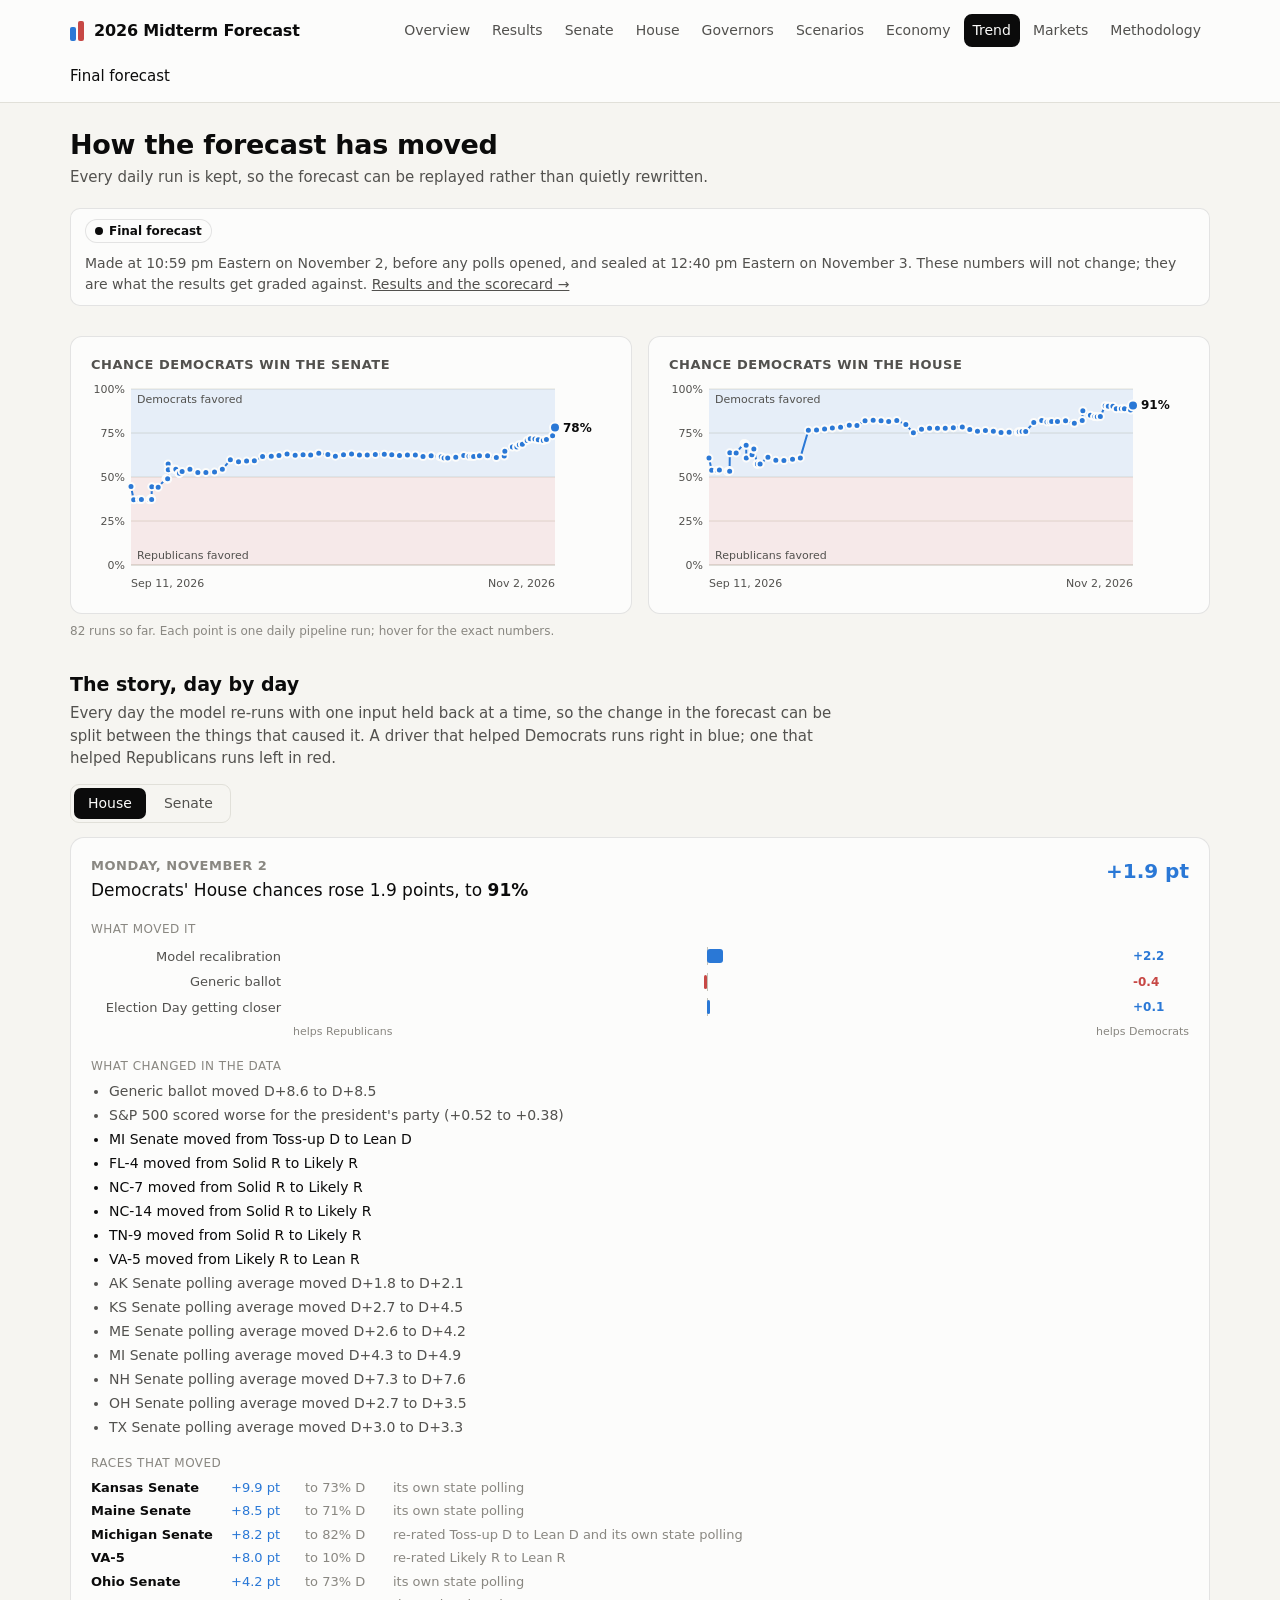
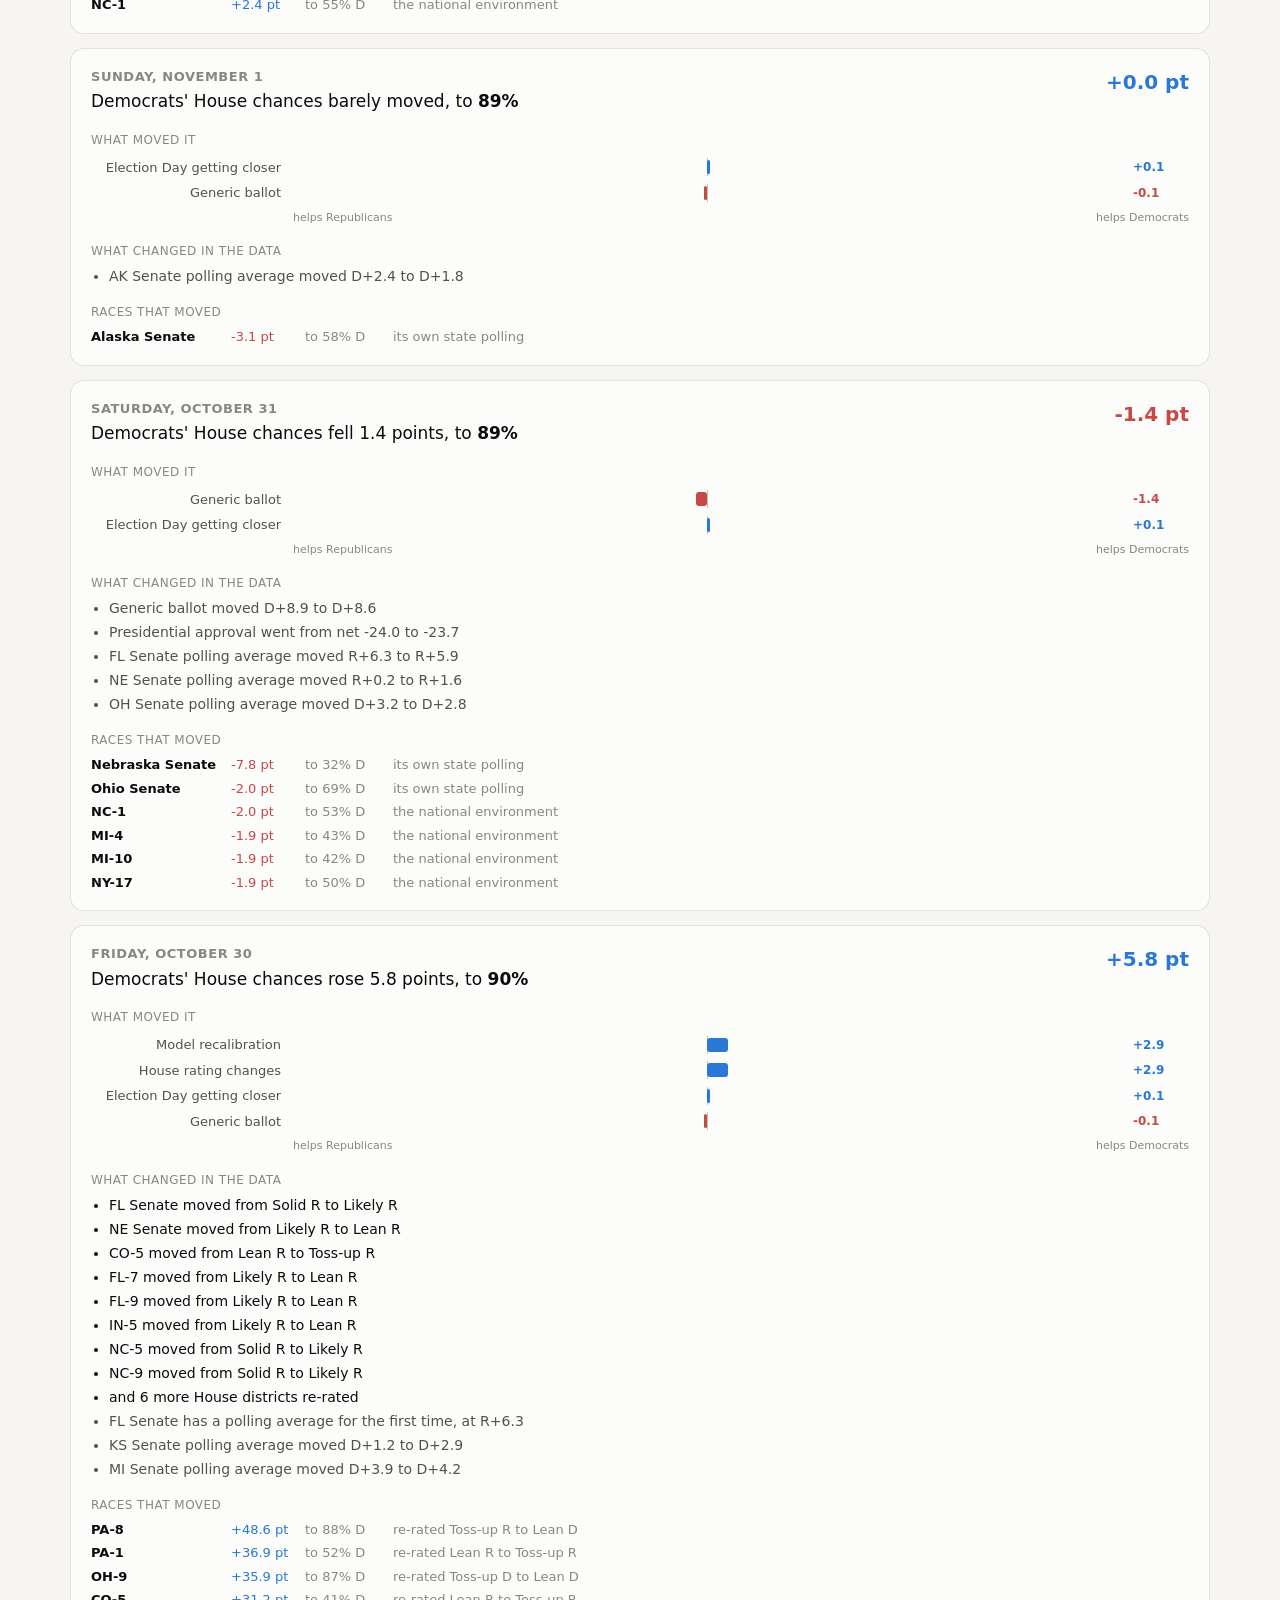
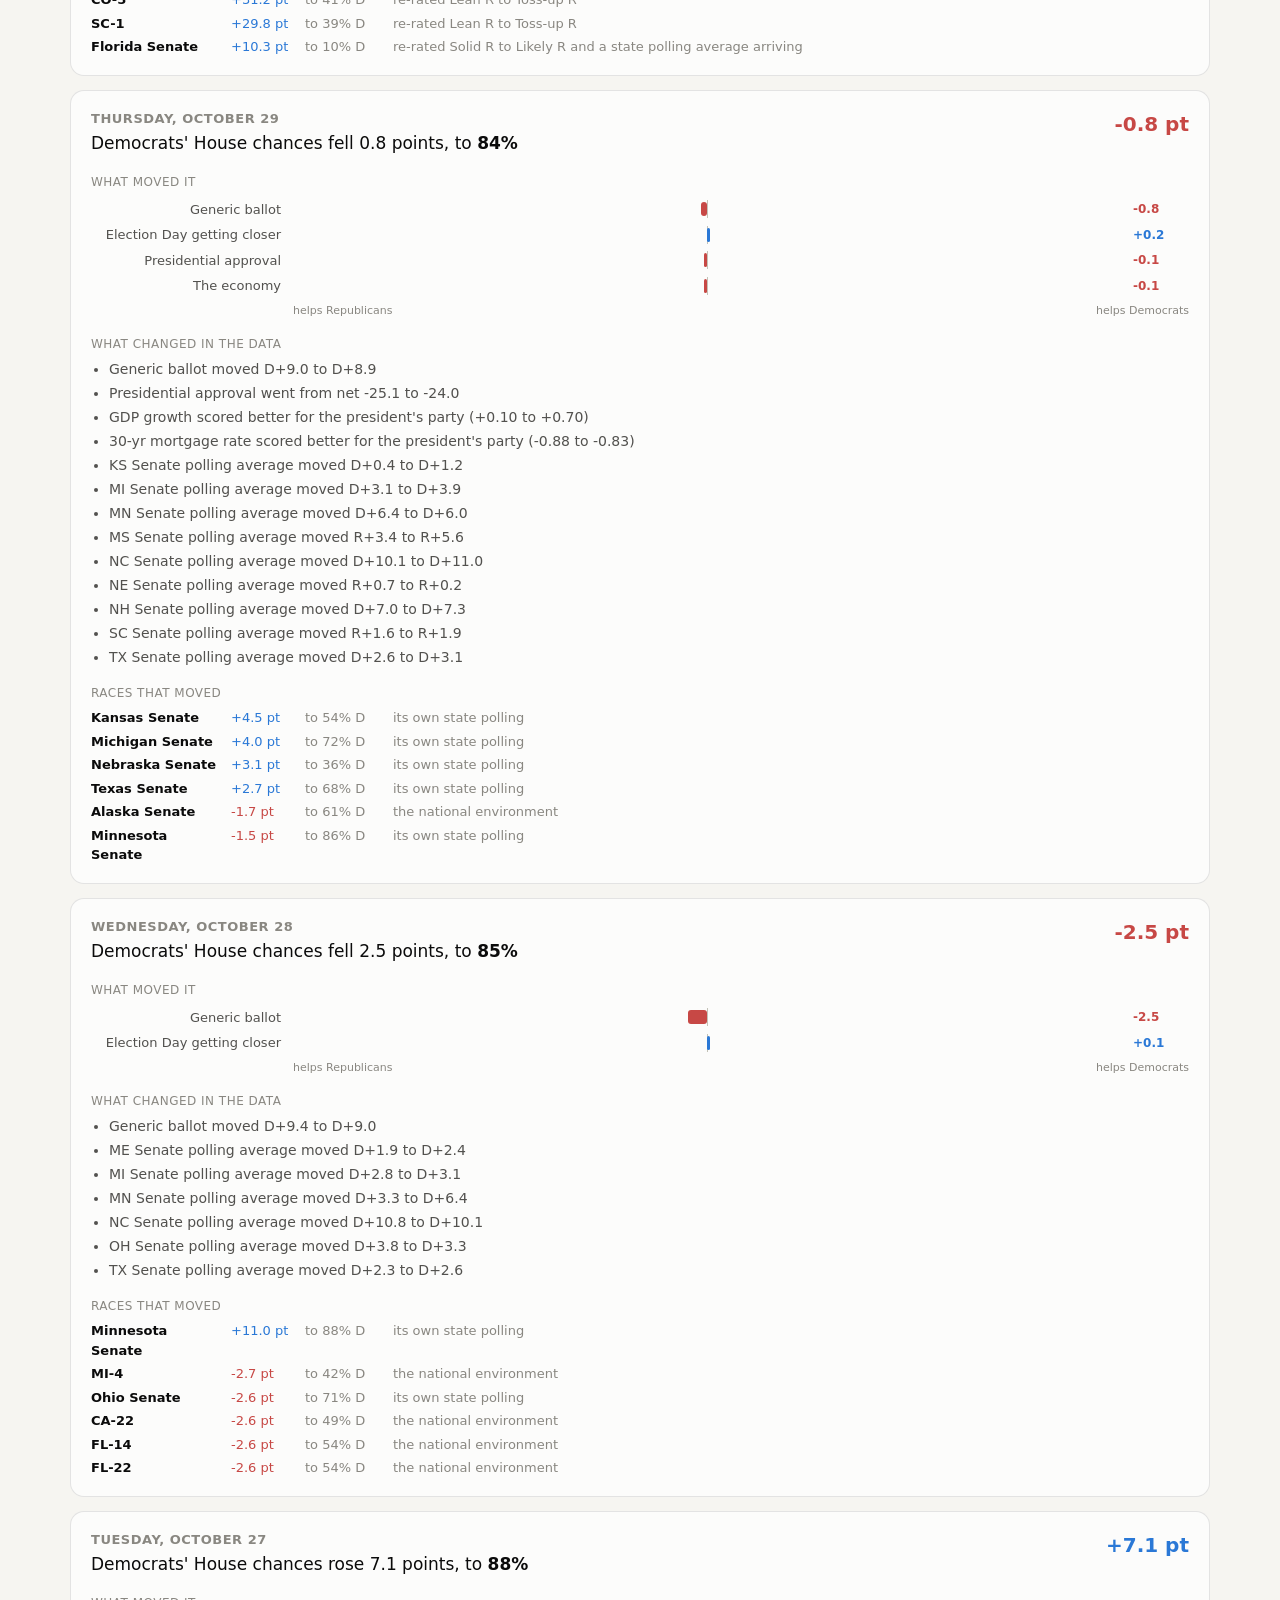
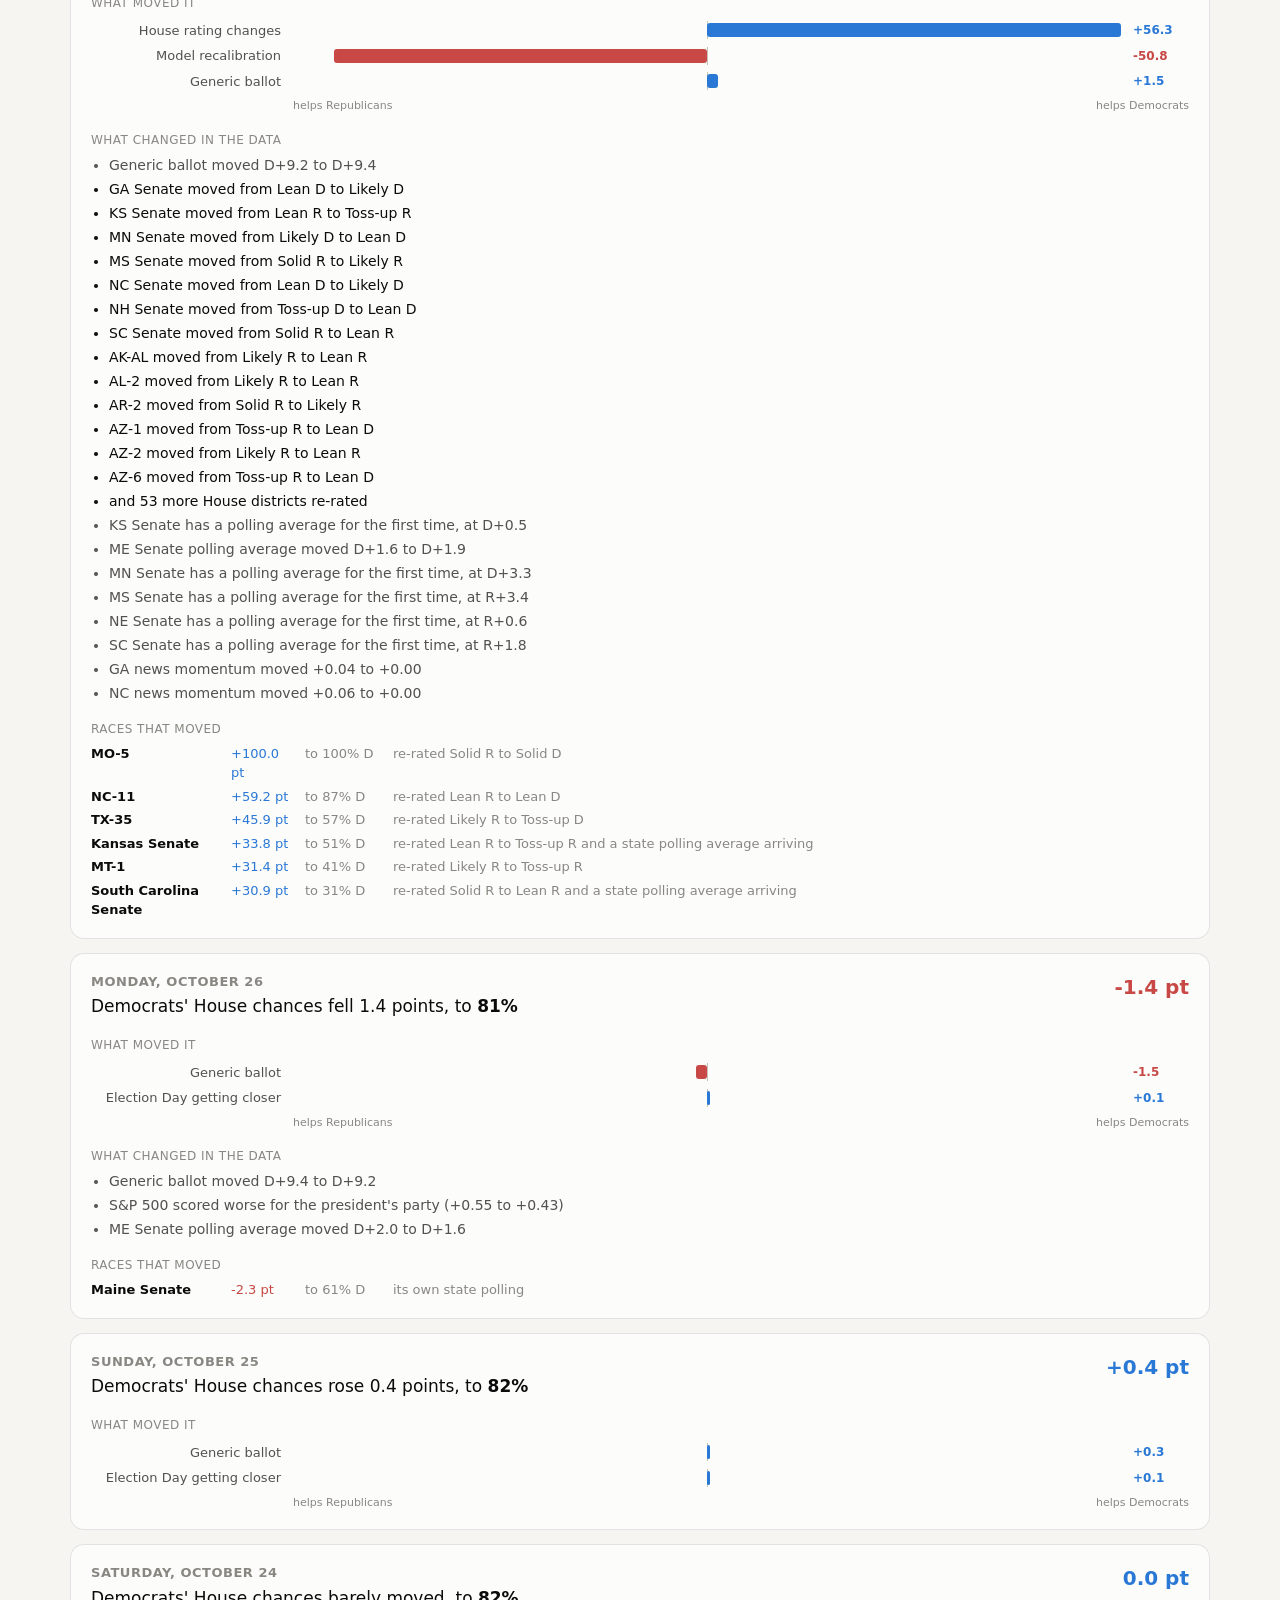
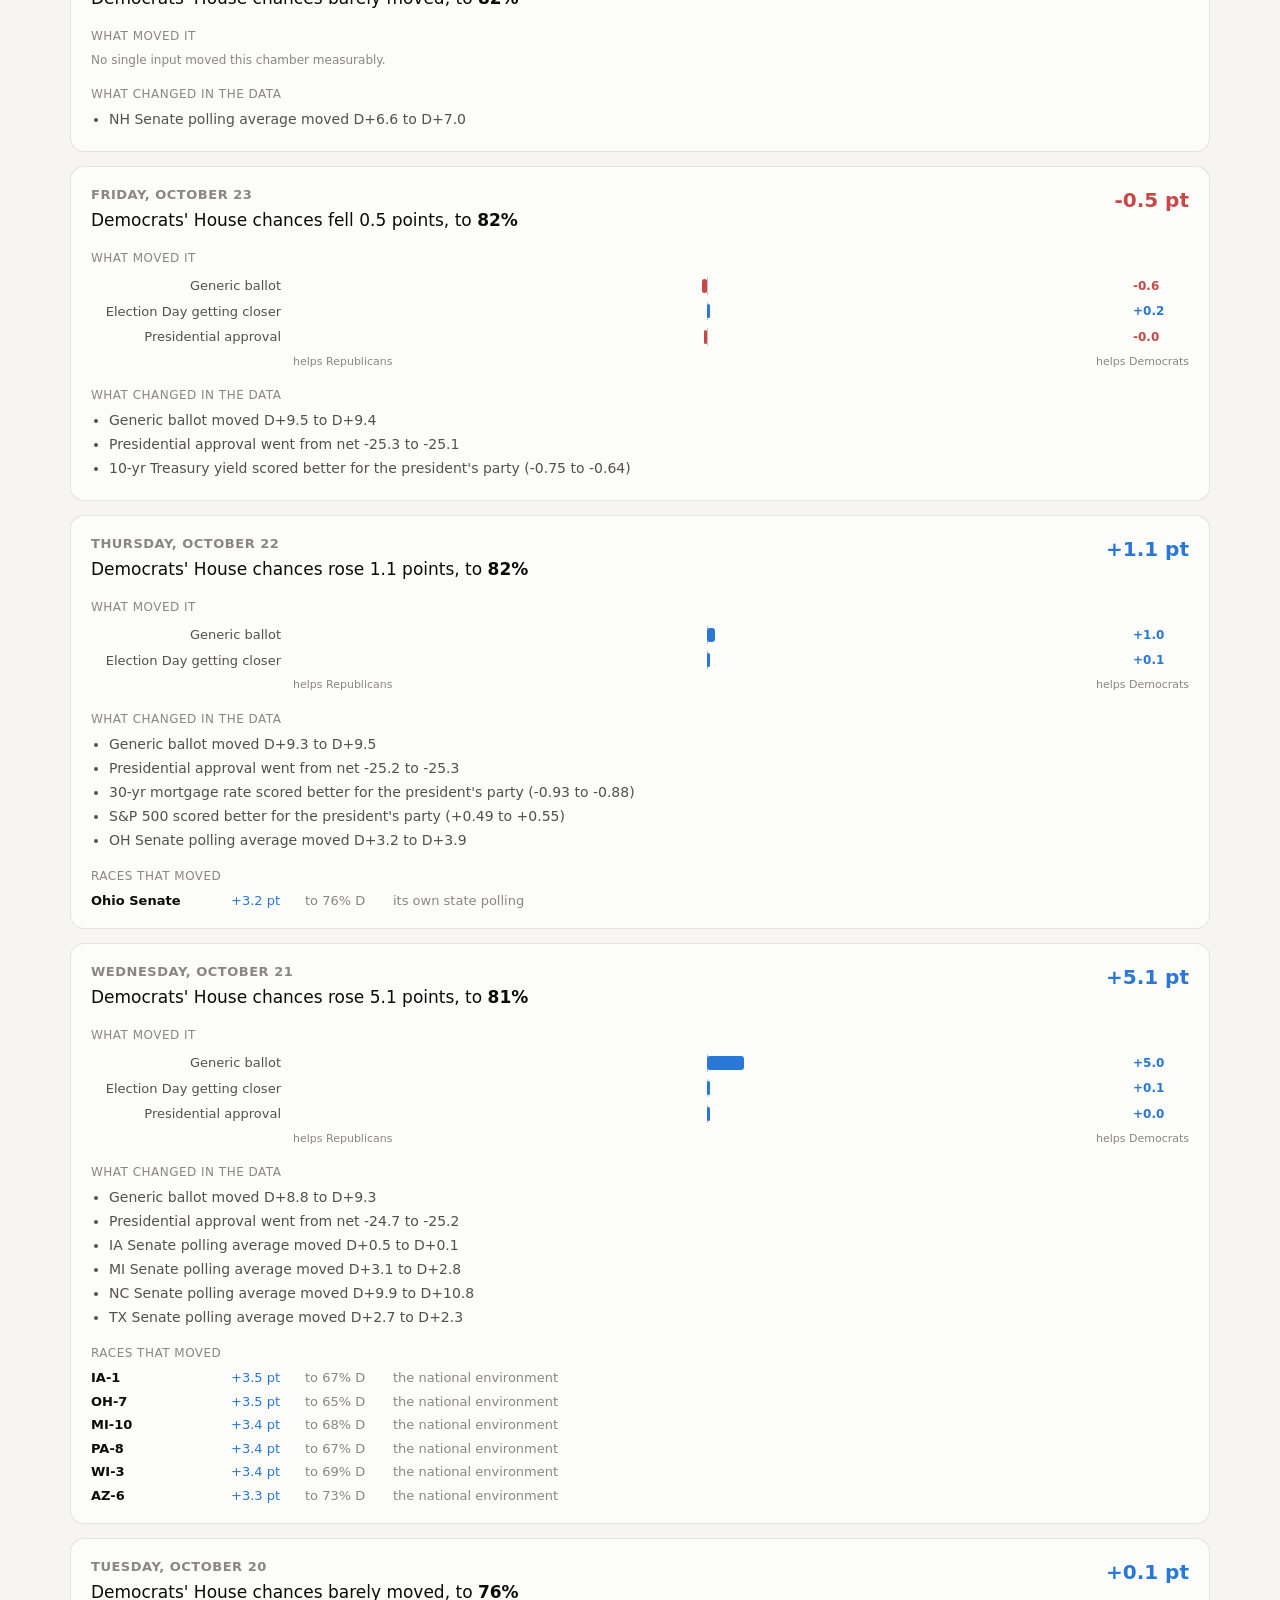
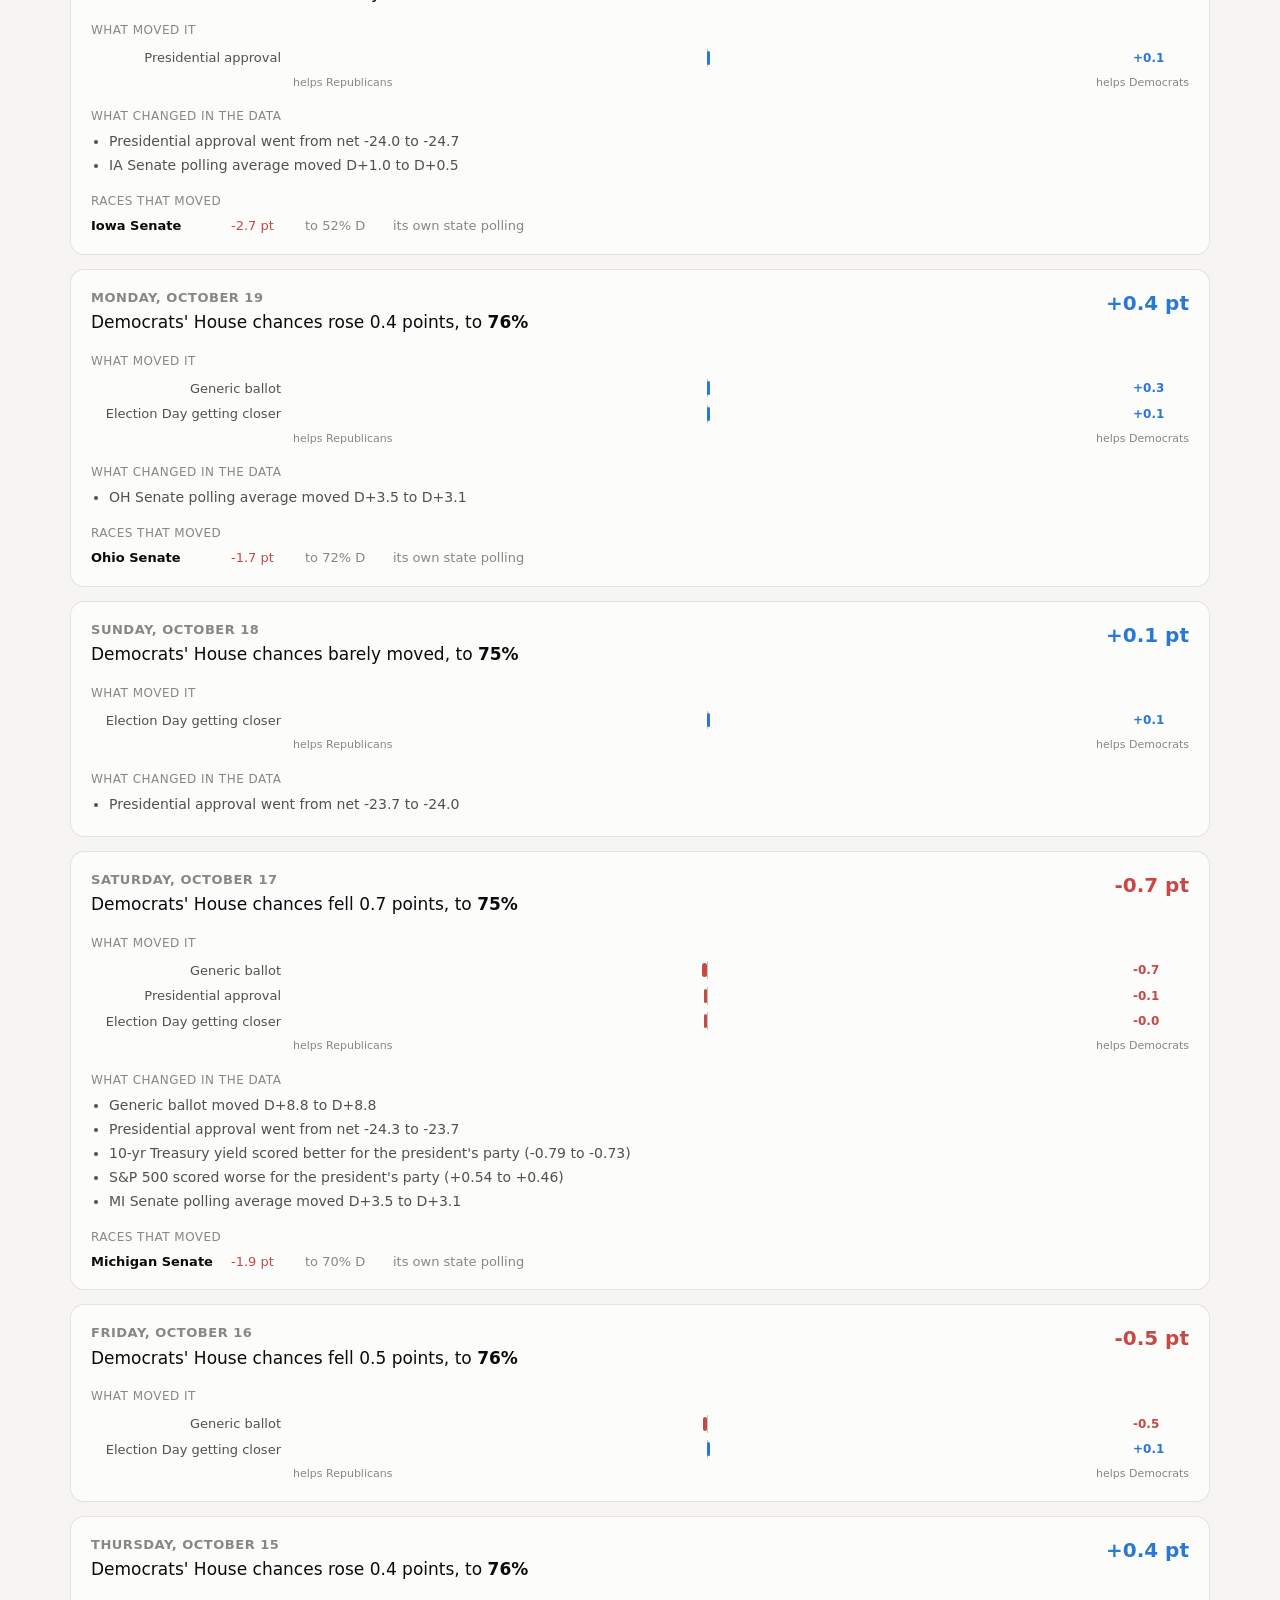
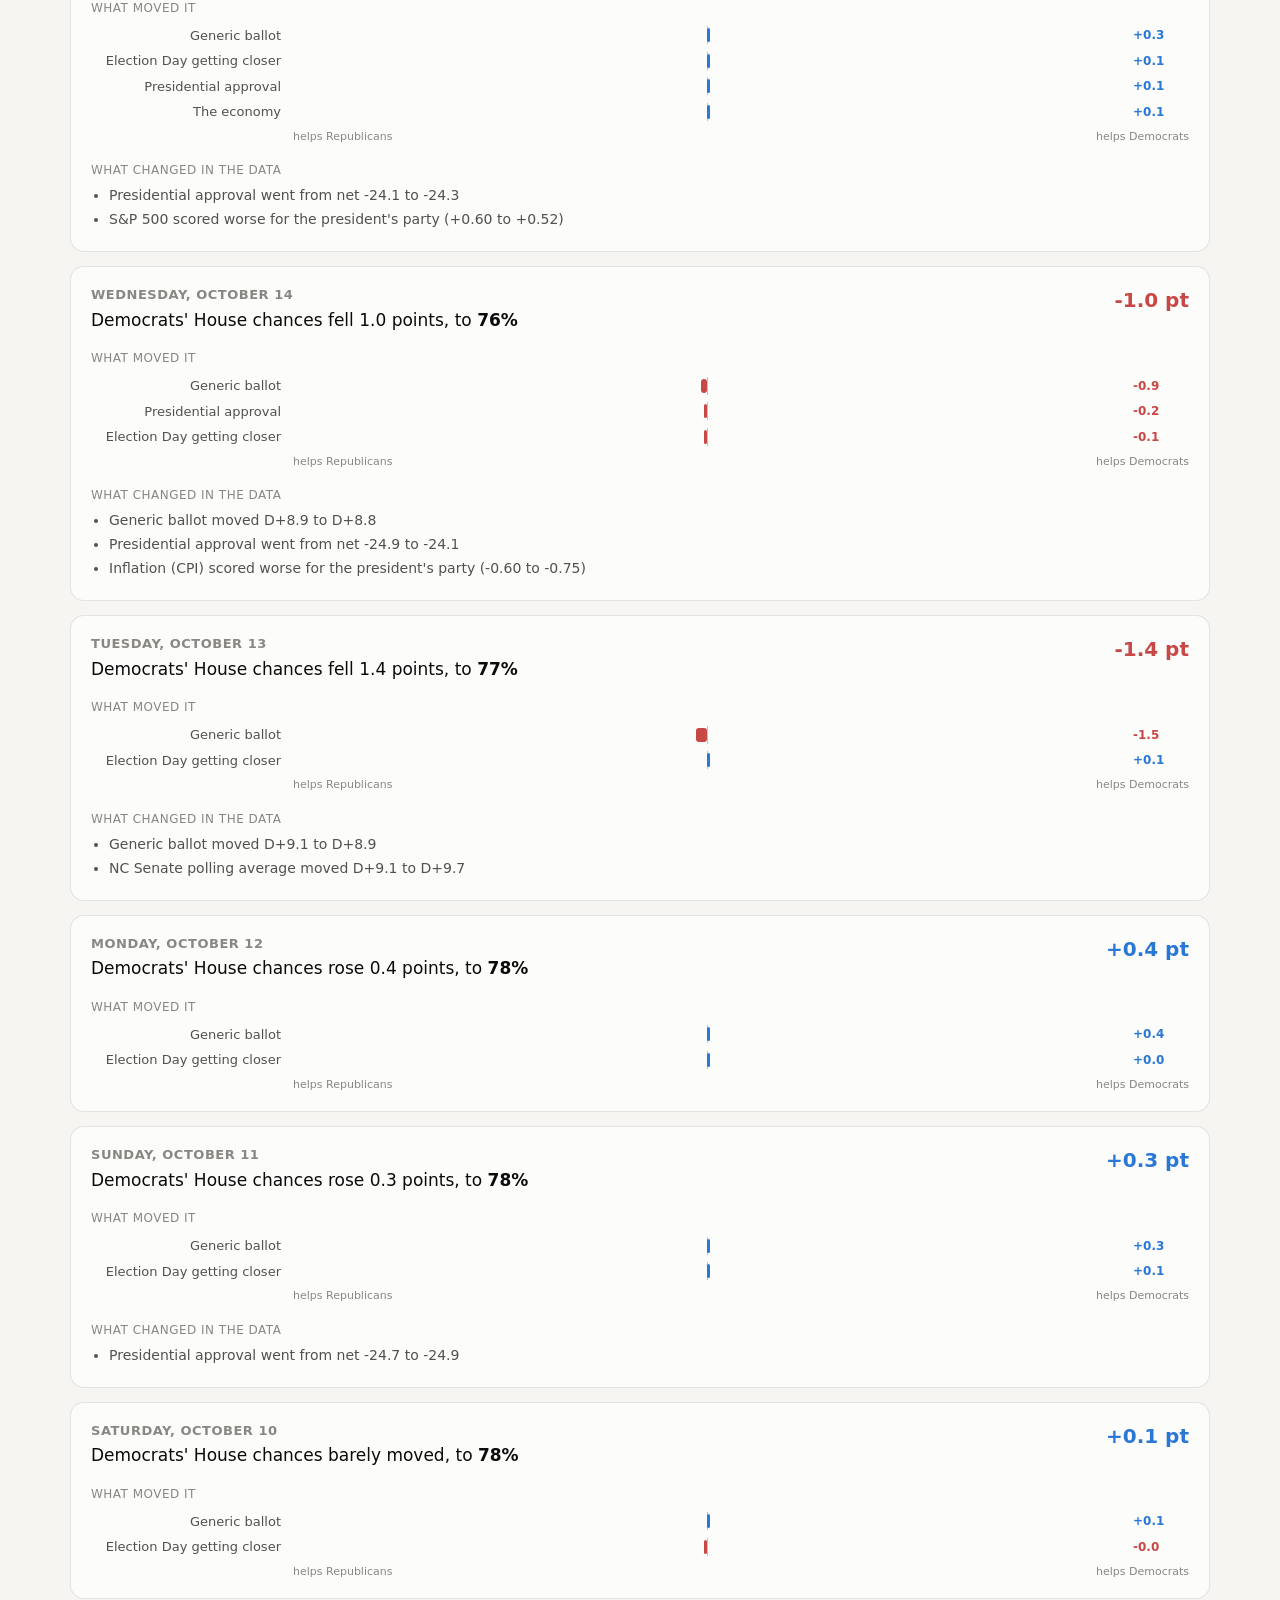
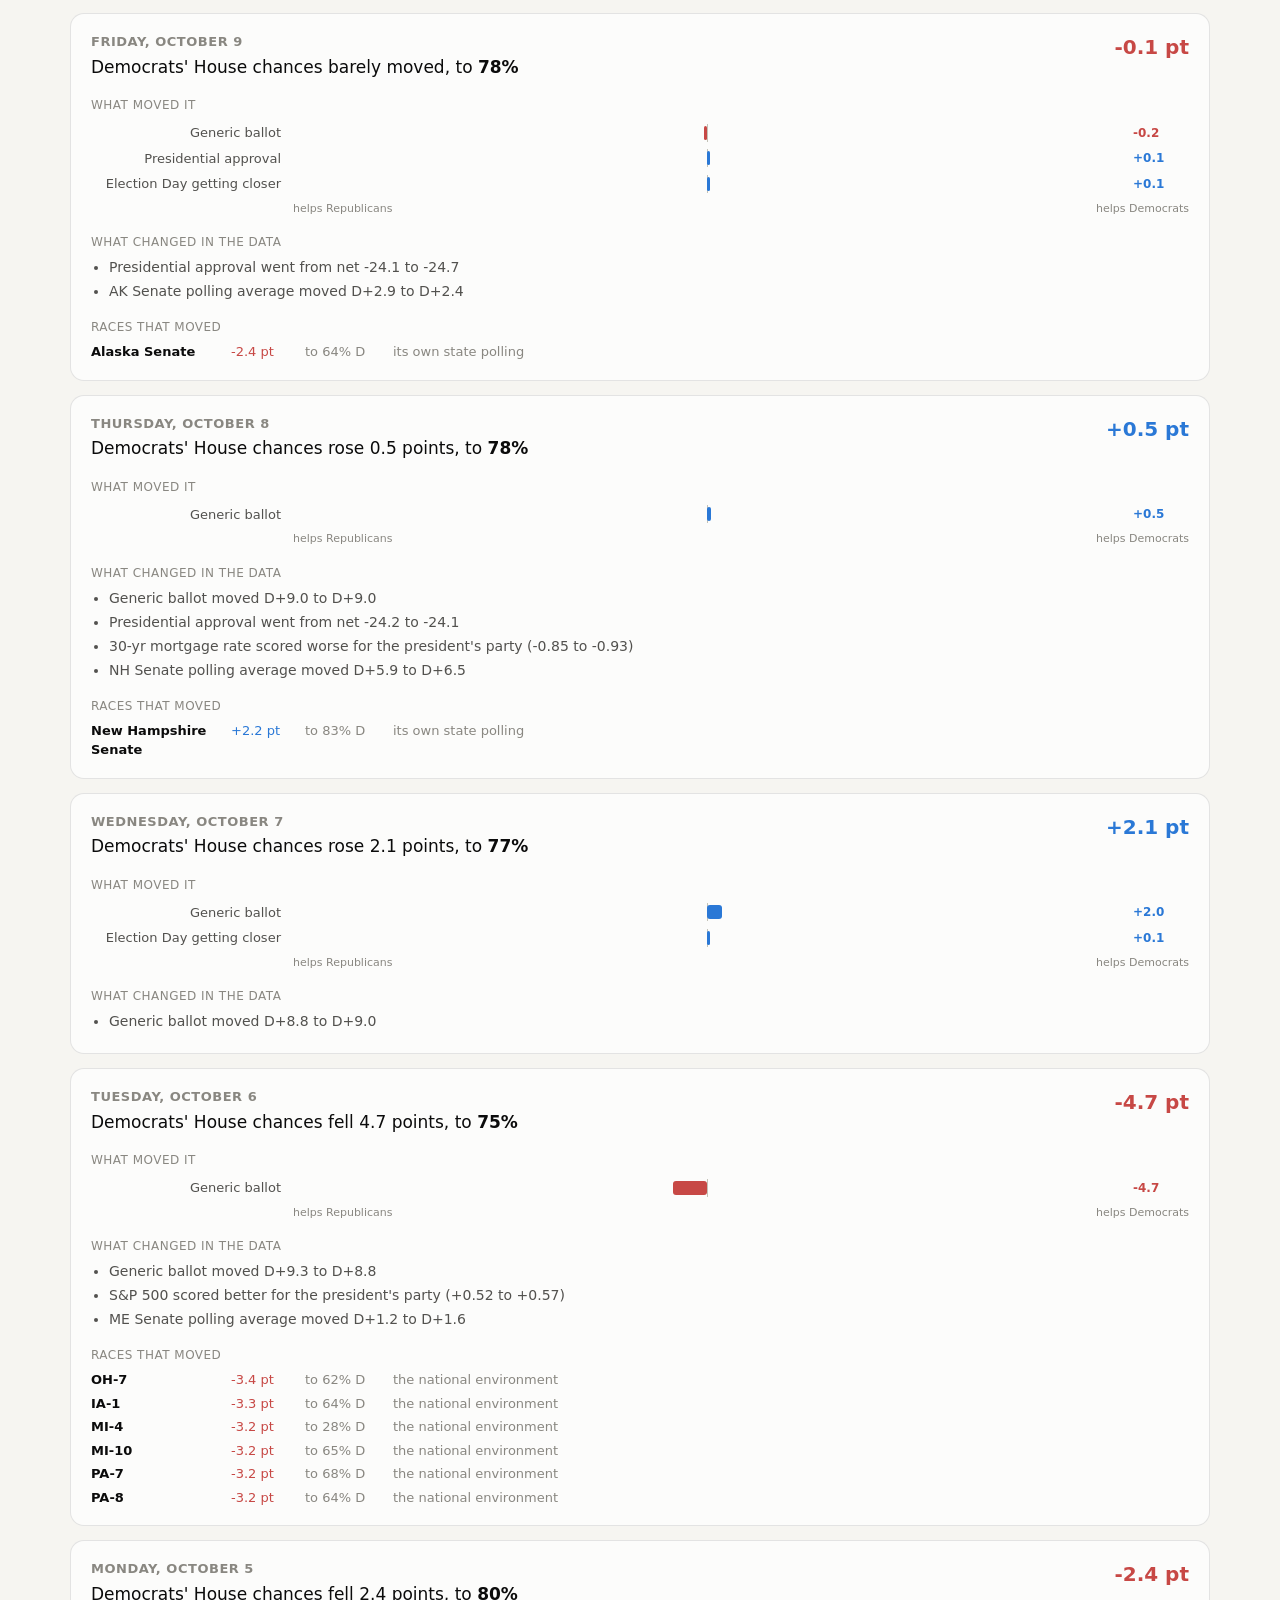
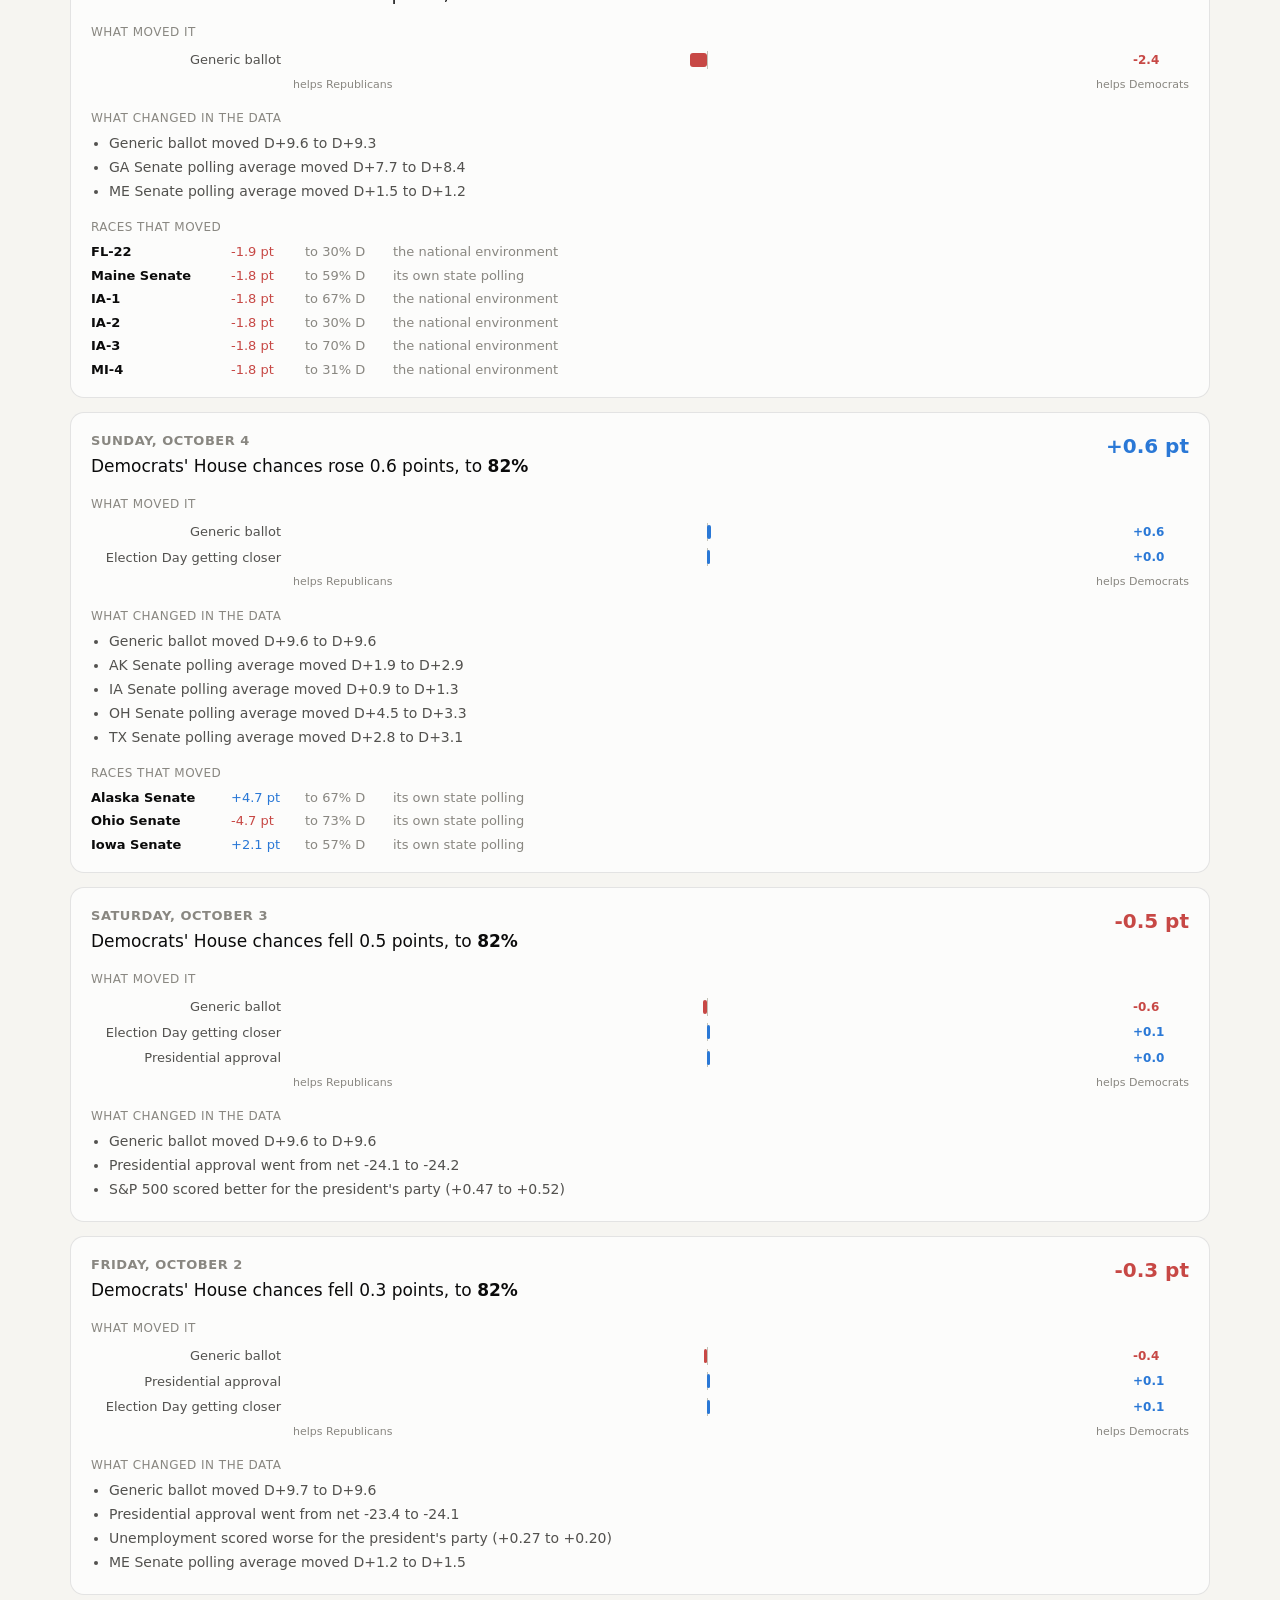
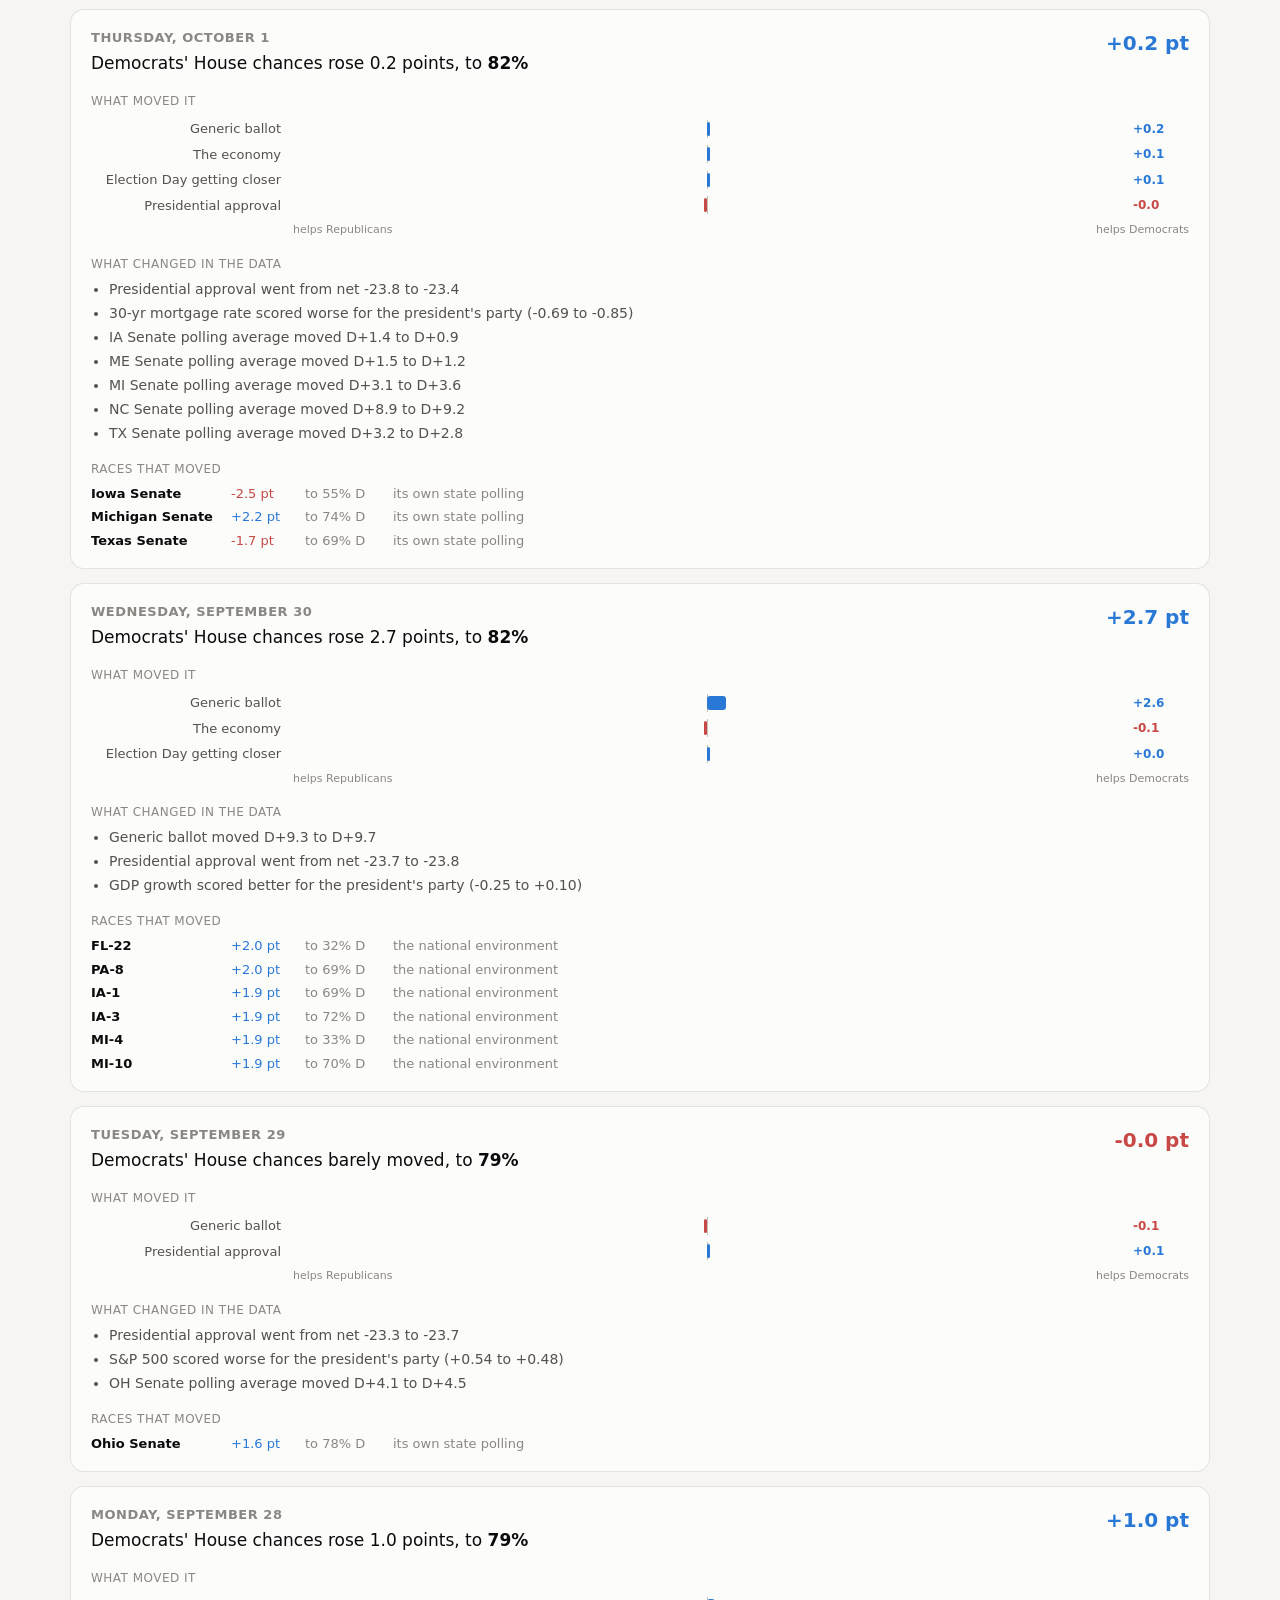
<file: site/trend.html>
<!DOCTYPE html>
<html lang="en">
<head>
<meta charset="UTF-8">
<meta name="viewport" content="width=device-width, initial-scale=1">
<title>How the forecast has moved · 2026 Midterm Forecast</title>
<meta name="description" content="The chance each party wins the House and Senate, run by run, with the national environment behind each update.">
<meta property="og:type" content="website">
<meta property="og:title" content="How the forecast has moved · 2026 Midterm Forecast">
<meta property="og:description" content="The chance each party wins the House and Senate, run by run, with the national environment behind each update.">
<meta property="og:url" content="https://gh0stmahn-ai.github.io/trend.html">
<meta property="og:image" content="https://gh0stmahn-ai.github.io/assets/og.png">
<meta property="og:image:width" content="1200">
<meta property="og:image:height" content="630">
<meta name="twitter:card" content="summary_large_image">
<meta name="twitter:title" content="How the forecast has moved · 2026 Midterm Forecast">
<meta name="twitter:description" content="The chance each party wins the House and Senate, run by run, with the national environment behind each update.">
<meta name="twitter:image" content="https://gh0stmahn-ai.github.io/assets/og.png">
<link rel="icon" href="data:image/svg+xml,%3Csvg xmlns='http://www.w3.org/2000/svg' viewBox='0 0 32 32'%3E%3Crect width='32' height='32' rx='7' fill='%23f6f5f1'/%3E%3Crect x='5' y='8' width='10' height='18' rx='2' fill='%232a78d6'/%3E%3Crect x='17' y='8' width='10' height='18' rx='2' fill='%23c74845'/%3E%3C/svg%3E">
<link rel="stylesheet" href="assets/style.css?v=7c6da667">
</head>
<body>
<header class="site-head"><div class="bar">
  <a class="brand plain" href="index.html"><span class="mark"><i></i><i></i></span>2026 Midterm Forecast</a>
  <nav class="main" aria-label="Sections"><a href="index.html">Overview</a><a href="results.html">Results</a><a href="senate.html">Senate</a><a href="house.html">House</a><a href="governors.html">Governors</a><a href="scenarios.html">Scenarios</a><a href="economy.html">Economy</a><a href="trend.html" aria-current="page">Trend</a><a href="markets.html">Markets</a><a href="methodology.html">Methodology</a></nav>
  <span class="refresh" title="The final forecast is sealed and no longer re-runs">Final forecast</span>
</div></header>

<div class="wrap">
<div class="page-head">
  <h1>How the forecast has moved</h1>
  <div class="sub">Every daily run is kept, so the forecast can be replayed rather than quietly rewritten.</div>
</div>
<div class="final-banner" role="note">
  <span class="pill"><span class="dot" style="background:var(--ink)"></span>Final forecast</span>
  <span>Made at 10:59 pm Eastern on November 2, before any polls opened, and sealed at 12:40 pm Eastern on November 3. These numbers will not change; they are what the results get
    graded against. <a href="results.html">Results and the scorecard &#8594;</a></span>
</div>

<section>
  <div class="grid2">
    <div class="card"><div class="chamber-label">Chance Democrats win the Senate</div>
      <svg id="trend-senate" viewBox="0 0 520 220" role="img" aria-label="Senate control probability over time"></svg></div>
    <div class="card"><div class="chamber-label">Chance Democrats win the House</div>
      <svg id="trend-house" viewBox="0 0 520 220" role="img" aria-label="House control probability over time"></svg></div>
  </div>
  <p class="note" id="trend-note"></p>
</section>

<section>
  <h2>The story, day by day</h2>
  <p class="lede">Every day the model re-runs with one input held back at a time, so the change
    in the forecast can be split between the things that caused it. A driver that helped
    Democrats runs right in blue; one that helped Republicans runs left in red.</p>
  <div class="chamber-toggle" role="group" aria-label="Which chamber to explain">
    <button type="button" data-chamber="house" aria-pressed="true">House</button>
    <button type="button" data-chamber="senate" aria-pressed="false">Senate</button>
  </div>
  <div id="story"></div>
</section>

<section>
  <h2>Every run</h2>
  <p class="lede">One row per pipeline run. The national environment is the blend of polling and fundamentals that
    shifts every race.</p>
  <div class="card tbl-scroll"><table id="tbl-runs"></table></div>
</section>

<div class="prev-next"><a href="economy.html">&#8592; Economy</a><a href="markets.html">Markets &#8594;</a></div>
</div>

<footer class="site"><div class="wrap" style="padding-bottom:0">
  <div id="foot-updated"></div>
  <div style="margin-top:6px">The forecast was sealed on the morning of Election Day and no longer changes. Results update every few minutes from official state feeds and Wikipedia.
    <a href="https://github.com/Gh0stmahn-ai/cd-election-agent">Source code and data on GitHub</a>.
    Forecast, not a prediction: read the <a href="methodology.html">methodology</a> first.</div>
</div></footer>

<script src="assets/app.js?v=7c6da667"></script>
<script>
const PAGE_DATA = {"site":{"timestamp":"2026-11-03T03:59:09.768138+00:00","status":"success","final":true},"runs":[{"timestamp":"2026-09-11T11:08:04.179086+00:00","senate":0.4454,"senate_seats":50.12,"house":0.6073,"house_seats":220.38,"environment":7.13,"generic_ballot":6.6,"status":"success"},{"timestamp":"2026-09-11T19:07:05.592679+00:00","senate":0.3706,"senate_seats":49.74,"house":0.5384,"house_seats":218.6,"environment":6.6,"generic_ballot":6.0,"status":"success"},{"timestamp":"2026-09-12T12:27:32.684843+00:00","senate":0.3716,"senate_seats":49.75,"house":0.5363,"house_seats":218.57,"environment":6.59,"generic_ballot":6.0,"status":"success"},{"timestamp":"2026-09-12T18:11:05.006599+00:00","senate":0.3716,"senate_seats":49.74,"house":0.5403,"house_seats":218.62,"environment":6.59,"generic_ballot":6.0,"status":"success"},{"timestamp":"2026-09-13T18:35:31.809486+00:00","senate":0.3702,"senate_seats":49.74,"house":0.5312,"house_seats":218.53,"environment":6.58,"generic_ballot":6.0,"status":"success"},{"timestamp":"2026-09-13T23:29:33.225749+00:00","senate":0.376,"senate_seats":49.75,"house":0.5336,"house_seats":218.5,"environment":6.6,"generic_ballot":6.0,"status":"success"},{"timestamp":"2026-09-13T23:34:28.047903+00:00","senate":0.378,"senate_seats":49.77,"house":0.5363,"house_seats":218.6,"environment":6.6,"generic_ballot":6.0,"status":"success"},{"timestamp":"2026-09-14T00:43:51.419558+00:00","senate":0.3721,"senate_seats":49.75,"house":0.5333,"house_seats":218.53,"environment":6.59,"generic_ballot":6.0,"status":"success"},{"timestamp":"2026-09-14T01:14:35.986236+00:00","senate":0.4451,"senate_seats":50.14,"house":0.6381,"house_seats":221.09,"environment":7.36,"generic_ballot":6.9,"status":"success"},{"timestamp":"2026-09-14T20:10:58.987012+00:00","senate":0.4418,"senate_seats":50.12,"house":0.6369,"house_seats":221.04,"environment":7.36,"generic_ballot":6.9,"status":"success"},{"timestamp":"2026-09-15T19:33:27.528299+00:00","senate":0.4911,"senate_seats":50.37,"house":0.6908,"house_seats":222.53,"environment":7.77,"generic_ballot":7.4,"status":"success"},{"timestamp":"2026-09-15T23:53:00.805906+00:00","senate":0.4874,"senate_seats":50.34,"house":0.6872,"house_seats":222.3,"environment":7.77,"generic_ballot":7.4,"status":"success"},{"timestamp":"2026-09-16T00:24:41.088999+00:00","senate":0.4897,"senate_seats":50.34,"house":0.6863,"house_seats":222.37,"environment":7.77,"generic_ballot":7.4,"status":"success"},{"timestamp":"2026-09-16T01:59:01.400180+00:00","senate":0.5742,"senate_seats":50.74,"house":0.6804,"house_seats":222.42,"environment":7.77,"generic_ballot":7.4,"status":"success"},{"timestamp":"2026-09-16T02:24:29.117717+00:00","senate":0.5419,"senate_seats":50.56,"house":0.6077,"house_seats":220.21,"environment":7.77,"generic_ballot":7.4,"status":"success"},{"timestamp":"2026-09-16T19:25:45.210956+00:00","senate":0.5448,"senate_seats":50.58,"house":0.6264,"house_seats":220.67,"environment":7.93,"generic_ballot":7.6,"status":"success"},{"timestamp":"2026-09-16T23:24:59.373762+00:00","senate":0.5433,"senate_seats":50.56,"house":0.6594,"house_seats":220.78,"environment":8.1,"generic_ballot":7.8,"status":"success"},{"timestamp":"2026-09-16T23:33:23.727115+00:00","senate":0.5433,"senate_seats":50.56,"house":0.6594,"house_seats":220.78,"environment":8.1,"generic_ballot":7.8,"status":"success"},{"timestamp":"2026-09-17T00:53:47.713086+00:00","senate":0.5436,"senate_seats":50.57,"house":0.6597,"house_seats":220.78,"environment":8.1,"generic_ballot":7.8,"status":"success"},{"timestamp":"2026-09-17T10:38:52.696522+00:00","senate":0.5215,"senate_seats":50.46,"house":0.5737,"house_seats":218.88,"environment":7.45,"generic_ballot":7.03,"status":"success"},{"timestamp":"2026-09-17T10:55:58.285567+00:00","senate":0.5215,"senate_seats":50.46,"house":0.5737,"house_seats":218.88,"environment":7.45,"generic_ballot":7.03,"status":"success"},{"timestamp":"2026-09-17T11:30:06.089104+00:00","senate":0.5215,"senate_seats":50.46,"house":0.5737,"house_seats":218.88,"environment":7.45,"generic_ballot":7.03,"status":"success"},{"timestamp":"2026-09-17T19:36:51.300516+00:00","senate":0.5316,"senate_seats":50.5,"house":0.5737,"house_seats":218.88,"environment":7.45,"generic_ballot":7.03,"status":"success"},{"timestamp":"2026-09-18T18:56:42.639030+00:00","senate":0.5441,"senate_seats":50.56,"house":0.6123,"house_seats":219.7,"environment":7.75,"generic_ballot":7.39,"status":"success"},{"timestamp":"2026-09-19T18:29:10.361098+00:00","senate":0.5249,"senate_seats":50.48,"house":0.5948,"house_seats":219.32,"environment":7.61,"generic_ballot":7.24,"status":"success"},{"timestamp":"2026-09-20T18:33:21.467527+00:00","senate":0.5261,"senate_seats":50.48,"house":0.5938,"house_seats":219.29,"environment":7.6,"generic_ballot":7.24,"status":"success"},{"timestamp":"2026-09-21T20:19:03.363460+00:00","senate":0.5279,"senate_seats":50.49,"house":0.6007,"house_seats":219.43,"environment":7.65,"generic_ballot":7.32,"status":"success"},{"timestamp":"2026-09-22T19:37:35.896180+00:00","senate":0.5436,"senate_seats":50.56,"house":0.6086,"house_seats":219.59,"environment":7.71,"generic_ballot":7.34,"status":"success"},{"timestamp":"2026-09-23T19:32:29.879503+00:00","senate":0.5976,"senate_seats":50.82,"house":0.7651,"house_seats":223.4,"environment":9.13,"generic_ballot":8.97,"status":"success"},{"timestamp":"2026-09-24T19:52:40.347296+00:00","senate":0.5867,"senate_seats":50.77,"house":0.7672,"house_seats":223.42,"environment":9.14,"generic_ballot":8.98,"status":"success"},{"timestamp":"2026-09-25T19:54:39.225483+00:00","senate":0.5904,"senate_seats":50.79,"house":0.7726,"house_seats":223.56,"environment":9.19,"generic_ballot":9.04,"status":"success"},{"timestamp":"2026-09-26T19:06:23.809508+00:00","senate":0.5923,"senate_seats":50.8,"house":0.7786,"house_seats":223.72,"environment":9.25,"generic_ballot":9.12,"status":"success"},{"timestamp":"2026-09-27T19:37:15.882386+00:00","senate":0.6163,"senate_seats":50.9,"house":0.7832,"house_seats":223.83,"environment":9.29,"generic_ballot":9.17,"status":"success"},{"timestamp":"2026-09-28T21:39:30.298285+00:00","senate":0.6181,"senate_seats":50.91,"house":0.7936,"house_seats":224.15,"environment":9.41,"generic_ballot":9.32,"status":"success"},{"timestamp":"2026-09-29T20:31:06.368167+00:00","senate":0.6217,"senate_seats":50.92,"house":0.7933,"house_seats":224.12,"environment":9.4,"generic_ballot":9.3,"status":"success"},{"timestamp":"2026-09-30T20:38:26.556058+00:00","senate":0.6308,"senate_seats":50.97,"house":0.8202,"house_seats":224.94,"environment":9.71,"generic_ballot":9.67,"status":"success"},{"timestamp":"2026-10-01T20:52:46.676599+00:00","senate":0.624,"senate_seats":50.94,"house":0.8224,"house_seats":225.0,"environment":9.73,"generic_ballot":9.69,"status":"success"},{"timestamp":"2026-10-02T20:26:22.758621+00:00","senate":0.6271,"senate_seats":50.95,"house":0.8198,"house_seats":224.89,"environment":9.69,"generic_ballot":9.63,"status":"success"},{"timestamp":"2026-10-03T19:04:58.477811+00:00","senate":0.6246,"senate_seats":50.94,"house":0.8152,"house_seats":224.71,"environment":9.62,"generic_ballot":9.55,"status":"success"},{"timestamp":"2026-10-04T19:17:54.042763+00:00","senate":0.6351,"senate_seats":50.99,"house":0.8214,"house_seats":224.89,"environment":9.69,"generic_ballot":9.63,"status":"success"},{"timestamp":"2026-10-05T22:22:36.274894+00:00","senate":0.6277,"senate_seats":50.95,"house":0.7979,"house_seats":224.12,"environment":9.4,"generic_ballot":9.31,"status":"success"},{"timestamp":"2026-10-06T20:50:59.228808+00:00","senate":0.6184,"senate_seats":50.9,"house":0.7512,"house_seats":222.76,"environment":8.89,"generic_ballot":8.76,"status":"success"},{"timestamp":"2026-10-07T21:04:57.386832+00:00","senate":0.6263,"senate_seats":50.94,"house":0.7719,"house_seats":223.29,"environment":9.09,"generic_ballot":8.98,"status":"success"},{"timestamp":"2026-10-08T21:06:29.136130+00:00","senate":0.6312,"senate_seats":50.95,"house":0.7772,"house_seats":223.42,"environment":9.14,"generic_ballot":9.04,"status":"success"},{"timestamp":"2026-10-09T20:37:31.101137+00:00","senate":0.6248,"senate_seats":50.93,"house":0.7766,"house_seats":223.37,"environment":9.12,"generic_ballot":9.01,"status":"success"},{"timestamp":"2026-10-10T19:52:35.839266+00:00","senate":0.6252,"senate_seats":50.93,"house":0.7772,"house_seats":223.37,"environment":9.12,"generic_ballot":9.02,"status":"success"},{"timestamp":"2026-10-11T19:59:13.847888+00:00","senate":0.6275,"senate_seats":50.94,"house":0.7804,"house_seats":223.45,"environment":9.15,"generic_ballot":9.05,"status":"success"},{"timestamp":"2026-10-12T22:47:28.048654+00:00","senate":0.6299,"senate_seats":50.95,"house":0.7842,"house_seats":223.53,"environment":9.18,"generic_ballot":9.09,"status":"success"},{"timestamp":"2026-10-13T21:03:03.523618+00:00","senate":0.6262,"senate_seats":50.93,"house":0.7701,"house_seats":223.13,"environment":9.03,"generic_ballot":8.93,"status":"success"},{"timestamp":"2026-10-14T20:03:09.018468+00:00","senate":0.6222,"senate_seats":50.91,"house":0.7604,"house_seats":222.86,"environment":8.93,"generic_ballot":8.84,"status":"success"},{"timestamp":"2026-10-15T19:45:45.487508+00:00","senate":0.6246,"senate_seats":50.92,"house":0.7648,"house_seats":222.95,"environment":8.96,"generic_ballot":8.87,"status":"success"},{"timestamp":"2026-10-16T19:25:21.309517+00:00","senate":0.625,"senate_seats":50.92,"house":0.7599,"house_seats":222.81,"environment":8.91,"generic_ballot":8.82,"status":"success"},{"timestamp":"2026-10-17T18:15:35.936808+00:00","senate":0.6167,"senate_seats":50.89,"house":0.7526,"house_seats":222.6,"environment":8.83,"generic_ballot":8.75,"status":"success"},{"timestamp":"2026-10-18T18:31:06.641751+00:00","senate":0.6209,"senate_seats":50.9,"house":0.7536,"house_seats":222.6,"environment":8.83,"generic_ballot":8.75,"status":"success"},{"timestamp":"2026-10-19T20:55:48.356917+00:00","senate":0.6144,"senate_seats":50.88,"house":0.7551,"house_seats":222.63,"environment":8.84,"generic_ballot":8.77,"status":"success"},{"timestamp":"2026-10-20T00:39:50.046554+00:00","senate":0.6152,"senate_seats":50.88,"house":0.7577,"house_seats":222.68,"environment":8.86,"generic_ballot":8.79,"status":"success"},{"timestamp":"2026-10-20T09:09:09.504393+00:00","senate":0.6082,"senate_seats":50.85,"house":0.7588,"house_seats":222.71,"environment":8.87,"generic_ballot":8.79,"status":"success"},{"timestamp":"2026-10-20T19:54:11.248765+00:00","senate":0.6086,"senate_seats":50.85,"house":0.7588,"house_seats":222.71,"environment":8.87,"generic_ballot":8.79,"status":"success"},{"timestamp":"2026-10-21T19:58:39.414488+00:00","senate":0.6116,"senate_seats":50.88,"house":0.81,"house_seats":224.09,"environment":9.39,"generic_ballot":9.33,"status":"success"},{"timestamp":"2026-10-22T19:49:09.104636+00:00","senate":0.6226,"senate_seats":50.93,"house":0.8209,"house_seats":224.41,"environment":9.51,"generic_ballot":9.46,"status":"success"},{"timestamp":"2026-10-23T11:20:18.464745+00:00","senate":0.618,"senate_seats":50.9,"house":0.8129,"house_seats":224.14,"environment":9.41,"generic_ballot":9.36,"status":"success"},{"timestamp":"2026-10-23T19:52:09.684027+00:00","senate":0.618,"senate_seats":50.9,"house":0.8129,"house_seats":224.14,"environment":9.41,"generic_ballot":9.36,"status":"success"},{"timestamp":"2026-10-24T01:16:18.149020+00:00","senate":0.616,"senate_seats":50.9,"house":0.816,"house_seats":224.19,"environment":9.43,"generic_ballot":9.38,"status":"success"},{"timestamp":"2026-10-24T18:41:38.340741+00:00","senate":0.6204,"senate_seats":50.91,"house":0.816,"house_seats":224.19,"environment":9.43,"generic_ballot":9.38,"status":"success"},{"timestamp":"2026-10-25T18:50:04.866584+00:00","senate":0.6207,"senate_seats":50.92,"house":0.8199,"house_seats":224.3,"environment":9.47,"generic_ballot":9.42,"status":"success"},{"timestamp":"2026-10-26T20:59:11.198260+00:00","senate":0.611,"senate_seats":50.87,"house":0.8057,"house_seats":223.85,"environment":9.3,"generic_ballot":9.24,"status":"success"},{"timestamp":"2026-10-27T20:32:52.745646+00:00","senate":0.6196,"senate_seats":50.91,"house":0.8207,"house_seats":224.27,"environment":9.46,"generic_ballot":9.41,"status":"success"},{"timestamp":"2026-10-27T22:21:17.794166+00:00","senate":0.6458,"senate_seats":51.19,"house":0.8763,"house_seats":227.04,"environment":9.46,"generic_ballot":9.41,"status":"success"},{"timestamp":"2026-10-28T20:54:37.471677+00:00","senate":0.6705,"senate_seats":51.3,"house":0.8515,"house_seats":225.96,"environment":9.1,"generic_ballot":9.03,"status":"success"},{"timestamp":"2026-10-29T09:36:17.005120+00:00","senate":0.6706,"senate_seats":51.3,"house":0.8433,"house_seats":225.6,"environment":8.98,"generic_ballot":8.9,"status":"success"},{"timestamp":"2026-10-29T10:19:00.430571+00:00","senate":0.6711,"senate_seats":51.3,"house":0.8433,"house_seats":225.6,"environment":8.98,"generic_ballot":8.9,"status":"success"},{"timestamp":"2026-10-29T17:28:05.817837+00:00","senate":0.6836,"senate_seats":51.36,"house":0.8424,"house_seats":225.57,"environment":8.97,"generic_ballot":8.9,"status":"success"},{"timestamp":"2026-10-30T02:36:02.883136+00:00","senate":0.6863,"senate_seats":51.38,"house":0.8438,"house_seats":225.58,"environment":8.97,"generic_ballot":8.91,"status":"success"},{"timestamp":"2026-10-30T17:04:03.741242+00:00","senate":0.708,"senate_seats":51.54,"house":0.9049,"house_seats":229.02,"environment":8.97,"generic_ballot":8.91,"status":"success"},{"timestamp":"2026-10-31T01:06:09.480734+00:00","senate":0.7164,"senate_seats":51.58,"house":0.9018,"house_seats":228.88,"environment":8.96,"generic_ballot":8.9,"status":"success"},{"timestamp":"2026-10-31T02:19:23.664673+00:00","senate":0.7175,"senate_seats":51.59,"house":0.9018,"house_seats":228.88,"environment":8.96,"generic_ballot":8.9,"status":"success"},{"timestamp":"2026-10-31T16:05:37.461318+00:00","senate":0.7163,"senate_seats":51.58,"house":0.9018,"house_seats":228.88,"environment":8.96,"generic_ballot":8.91,"status":"success"},{"timestamp":"2026-11-01T02:09:46.068597+00:00","senate":0.7117,"senate_seats":51.56,"house":0.8878,"house_seats":228.07,"environment":8.7,"generic_ballot":8.63,"status":"success"},{"timestamp":"2026-11-01T17:09:31.687438+00:00","senate":0.7067,"senate_seats":51.53,"house":0.8878,"house_seats":228.07,"environment":8.7,"generic_ballot":8.63,"status":"success"},{"timestamp":"2026-11-02T02:24:34.148156+00:00","senate":0.7133,"senate_seats":51.57,"house":0.8882,"house_seats":228.04,"environment":8.69,"generic_ballot":8.62,"status":"success"},{"timestamp":"2026-11-02T20:48:21.010502+00:00","senate":0.7347,"senate_seats":51.68,"house":0.8804,"house_seats":227.63,"environment":8.56,"generic_ballot":8.48,"status":"success"},{"timestamp":"2026-11-03T03:59:09.768138+00:00","senate":0.7806,"senate_seats":51.93,"house":0.9069,"house_seats":229.21,"environment":8.6,"generic_ballot":8.53,"status":"success"}],"days":[{"label":"Monday, November 2","date":"2026-11-02","timestamp":"2026-11-03T03:59:09.768138+00:00","senate":0.7806,"house":0.9069,"change":{"from":"2026-11-02T02:24:34.148156+00:00","to":"2026-11-03T03:59:09.768138+00:00","total":{"senate":6.55,"house":1.87},"drivers":[{"id":"senate_polls","label":"Senate state polling","points":{"senate":5.035,"house":0.0}},{"id":"model","label":"Model recalibration","points":{"senate":0.5,"house":2.24}},{"id":"senate_ratings","label":"Senate rating changes","points":{"senate":1.03,"house":0.0}},{"id":"generic_ballot","label":"Generic ballot","points":{"senate":-0.14,"house":-0.44}},{"id":"clock","label":"Election Day getting closer","points":{"senate":0.11,"house":0.055}}],"residual":{"senate":0.015,"house":0.015},"facts":[{"kind":"poll","text":"Generic ballot moved D+8.6 to D+8.5"},{"kind":"economy","text":"S&P 500 scored worse for the president's party (+0.52 to +0.38)"},{"kind":"rating","text":"MI Senate moved from Toss-up D to Lean D"},{"kind":"rating","text":"FL-4 moved from Solid R to Likely R"},{"kind":"rating","text":"NC-7 moved from Solid R to Likely R"},{"kind":"rating","text":"NC-14 moved from Solid R to Likely R"},{"kind":"rating","text":"TN-9 moved from Solid R to Likely R"},{"kind":"rating","text":"VA-5 moved from Likely R to Lean R"},{"kind":"poll","text":"AK Senate polling average moved D+1.8 to D+2.1"},{"kind":"poll","text":"KS Senate polling average moved D+2.7 to D+4.5"},{"kind":"poll","text":"ME Senate polling average moved D+2.6 to D+4.2"},{"kind":"poll","text":"MI Senate polling average moved D+4.3 to D+4.9"},{"kind":"poll","text":"NH Senate polling average moved D+7.3 to D+7.6"},{"kind":"poll","text":"OH Senate polling average moved D+2.7 to D+3.5"},{"kind":"poll","text":"TX Senate polling average moved D+3.0 to D+3.3"}],"races":[{"kind":"senate","id":"KS-2026","seat_id":"KS-2026","state":"KS","label":"KS Senate","dem_candidate":"Adam Hamilton","rep_candidate":"Roger Marshall","from":62.9,"to":72.8,"shift":9.9,"why":"its own state polling"},{"kind":"senate","id":"ME-2026","seat_id":"ME-2026","state":"ME","label":"ME Senate","dem_candidate":"Troy Jackson","rep_candidate":"Susan Collins","from":62.9,"to":71.4,"shift":8.5,"why":"its own state polling"},{"kind":"senate","id":"MI-2026","seat_id":"MI-2026","state":"MI","label":"MI Senate","dem_candidate":"Abdul El-Sayed","rep_candidate":"Mike Rogers","from":73.9,"to":82.1,"shift":8.2,"why":"re-rated Toss-up D to Lean D and its own state polling"},{"kind":"house","id":"VA-5","state":"VA","label":"VA-5","from":2.4,"to":10.3,"shift":8.0,"why":"re-rated Likely R to Lean R"},{"kind":"senate","id":"OH-2026-special","seat_id":"OH-2026-special","state":"OH","label":"OH Senate","dem_candidate":"Sherrod Brown","rep_candidate":"Jon Husted","from":68.6,"to":72.8,"shift":4.2,"why":"its own state polling"},{"kind":"house","id":"NC-1","state":"NC","label":"NC-1","from":52.6,"to":55.0,"shift":2.4,"why":"the national environment"},{"kind":"house","id":"FL-4","state":"FL","label":"FL-4","from":0.7,"to":2.9,"shift":2.3,"why":"re-rated Solid R to Likely R"},{"kind":"house","id":"IA-2","state":"IA","label":"IA-2","from":41.0,"to":43.3,"shift":2.3,"why":"the national environment"},{"kind":"house","id":"MI-4","state":"MI","label":"MI-4","from":42.5,"to":44.8,"shift":2.3,"why":"the national environment"},{"kind":"house","id":"MI-7","state":"MI","label":"MI-7","from":47.7,"to":49.9,"shift":2.3,"why":"the national environment"},{"kind":"house","id":"MI-10","state":"MI","label":"MI-10","from":42.3,"to":44.6,"shift":2.3,"why":"the national environment"},{"kind":"house","id":"NY-17","state":"NY","label":"NY-17","from":49.7,"to":52.0,"shift":2.3,"why":"the national environment"},{"kind":"house","id":"OH-7","state":"OH","label":"OH-7","from":38.7,"to":41.0,"shift":2.3,"why":"the national environment"},{"kind":"house","id":"PA-1","state":"PA","label":"PA-1","from":50.0,"to":52.3,"shift":2.3,"why":"the national environment"},{"kind":"house","id":"SC-1","state":"SC","label":"SC-1","from":36.7,"to":39.0,"shift":2.3,"why":"the national environment"},{"kind":"house","id":"TX-35","state":"TX","label":"TX-35","from":53.7,"to":56.0,"shift":2.3,"why":"the national environment"},{"kind":"house","id":"VA-1","state":"VA","label":"VA-1","from":42.4,"to":44.7,"shift":2.3,"why":"the national environment"},{"kind":"house","id":"CO-5","state":"CO","label":"CO-5","from":38.8,"to":41.1,"shift":2.2,"why":"the national environment"},{"kind":"house","id":"FL-14","state":"FL","label":"FL-14","from":54.1,"to":56.4,"shift":2.2,"why":"the national environment"},{"kind":"house","id":"FL-22","state":"FL","label":"FL-22","from":54.2,"to":56.4,"shift":2.2,"why":"the national environment"},{"kind":"house","id":"MT-1","state":"MT","label":"MT-1","from":38.9,"to":41.1,"shift":2.2,"why":"the national environment"},{"kind":"house","id":"CA-22","state":"CA","label":"CA-22","from":49.5,"to":51.6,"shift":2.1,"why":"the national environment"},{"kind":"house","id":"KY-6","state":"KY","label":"KY-6","from":36.1,"to":38.2,"shift":2.1,"why":"the national environment"},{"kind":"house","id":"NC-7","state":"NC","label":"NC-7","from":0.2,"to":2.3,"shift":2.1,"why":"re-rated Solid R to Likely R"},{"kind":"house","id":"TX-15","state":"TX","label":"TX-15","from":36.0,"to":38.0,"shift":2.0,"why":"the national environment"},{"kind":"senate","id":"AK-2026","seat_id":"AK-2026","state":"AK","label":"AK Senate","dem_candidate":"Mary Peltola","rep_candidate":"Dan S. Sullivan","from":58.4,"to":60.3,"shift":1.9,"why":"its own state polling"},{"kind":"house","id":"NC-14","state":"NC","label":"NC-14","from":0.1,"to":2.0,"shift":1.9,"why":"re-rated Solid R to Likely R"},{"kind":"senate","id":"TX-2026","seat_id":"TX-2026","state":"TX","label":"TX Senate","dem_candidate":"James Talarico","rep_candidate":"Ken Paxton","from":66.4,"to":68.2,"shift":1.8,"why":"its own state polling"},{"kind":"house","id":"TN-9","state":"TN","label":"TN-9","from":0.1,"to":1.8,"shift":1.8,"why":"re-rated Solid R to Likely R"}],"n_sims":100000}},{"label":"Sunday, November 1","date":"2026-11-01","timestamp":"2026-11-02T02:24:34.148156+00:00","senate":0.7133,"house":0.8882,"change":{"from":"2026-11-01T02:09:46.068597+00:00","to":"2026-11-02T02:24:34.148156+00:00","total":{"senate":0.01,"house":0.04},"drivers":[{"id":"clock","label":"Election Day getting closer","points":{"senate":0.155,"house":0.095}},{"id":"model","label":"Model recalibration","points":{"senate":-0.14,"house":0.0}},{"id":"generic_ballot","label":"Generic ballot","points":{"senate":-0.025,"house":-0.055}},{"id":"senate_polls","label":"Senate state polling","points":{"senate":0.02,"house":0.0}}],"residual":{"senate":-0.0,"house":-0.0},"facts":[{"kind":"poll","text":"AK Senate polling average moved D+2.4 to D+1.8"}],"races":[{"kind":"senate","id":"AK-2026","seat_id":"AK-2026","state":"AK","label":"AK Senate","dem_candidate":"Mary Peltola","rep_candidate":"Dan S. Sullivan","from":61.5,"to":58.4,"shift":-3.1,"why":"its own state polling"}],"n_sims":100000}},{"label":"Saturday, October 31","date":"2026-10-31","timestamp":"2026-11-01T02:09:46.068597+00:00","senate":0.7117,"house":0.8878,"change":{"from":"2026-10-31T02:19:23.664673+00:00","to":"2026-11-01T02:09:46.068597+00:00","total":{"senate":-0.72,"house":-1.4},"drivers":[{"id":"generic_ballot","label":"Generic ballot","points":{"senate":-0.425,"house":-1.45}},{"id":"senate_polls","label":"Senate state polling","points":{"senate":-0.265,"house":0.0}},{"id":"model","label":"Model recalibration","points":{"senate":-0.16,"house":0.0}},{"id":"clock","label":"Election Day getting closer","points":{"senate":0.13,"house":0.05}}],"residual":{"senate":0.0,"house":-0.0},"facts":[{"kind":"poll","text":"Generic ballot moved D+8.9 to D+8.6"},{"kind":"poll","text":"Presidential approval went from net -24.0 to -23.7"},{"kind":"poll","text":"FL Senate polling average moved R+6.3 to R+5.9"},{"kind":"poll","text":"NE Senate polling average moved R+0.2 to R+1.6"},{"kind":"poll","text":"OH Senate polling average moved D+3.2 to D+2.8"}],"races":[{"kind":"senate","id":"NE-2026","seat_id":"NE-2026","state":"NE","label":"NE Senate","dem_candidate":"Dan Osborn (I)","rep_candidate":"Pete Ricketts","from":39.5,"to":31.8,"shift":-7.8,"why":"its own state polling"},{"kind":"senate","id":"OH-2026-special","seat_id":"OH-2026-special","state":"OH","label":"OH Senate","dem_candidate":"Sherrod Brown","rep_candidate":"Jon Husted","from":71.0,"to":69.0,"shift":-2.0,"why":"its own state polling"},{"kind":"house","id":"NC-1","state":"NC","label":"NC-1","from":54.7,"to":52.7,"shift":-2.0,"why":"the national environment"},{"kind":"house","id":"MI-4","state":"MI","label":"MI-4","from":44.5,"to":42.6,"shift":-1.9,"why":"the national environment"},{"kind":"house","id":"MI-10","state":"MI","label":"MI-10","from":44.3,"to":42.4,"shift":-1.9,"why":"the national environment"},{"kind":"house","id":"NY-17","state":"NY","label":"NY-17","from":51.6,"to":49.8,"shift":-1.9,"why":"the national environment"},{"kind":"house","id":"OH-7","state":"OH","label":"OH-7","from":40.7,"to":38.8,"shift":-1.9,"why":"the national environment"},{"kind":"house","id":"PA-1","state":"PA","label":"PA-1","from":51.9,"to":50.1,"shift":-1.9,"why":"the national environment"},{"kind":"house","id":"VA-1","state":"VA","label":"VA-1","from":44.3,"to":42.5,"shift":-1.9,"why":"the national environment"},{"kind":"house","id":"CO-5","state":"CO","label":"CO-5","from":40.7,"to":38.9,"shift":-1.8,"why":"the national environment"},{"kind":"house","id":"FL-14","state":"FL","label":"FL-14","from":56.0,"to":54.2,"shift":-1.8,"why":"the national environment"},{"kind":"house","id":"FL-22","state":"FL","label":"FL-22","from":56.0,"to":54.2,"shift":-1.8,"why":"the national environment"},{"kind":"house","id":"IA-2","state":"IA","label":"IA-2","from":42.9,"to":41.0,"shift":-1.8,"why":"the national environment"},{"kind":"house","id":"MI-7","state":"MI","label":"MI-7","from":49.6,"to":47.7,"shift":-1.8,"why":"the national environment"},{"kind":"house","id":"MT-1","state":"MT","label":"MT-1","from":40.8,"to":39.0,"shift":-1.8,"why":"the national environment"},{"kind":"house","id":"SC-1","state":"SC","label":"SC-1","from":38.7,"to":36.8,"shift":-1.8,"why":"the national environment"},{"kind":"house","id":"TX-35","state":"TX","label":"TX-35","from":55.6,"to":53.8,"shift":-1.8,"why":"the national environment"},{"kind":"house","id":"CA-22","state":"CA","label":"CA-22","from":51.3,"to":49.6,"shift":-1.7,"why":"the national environment"},{"kind":"house","id":"KY-6","state":"KY","label":"KY-6","from":37.9,"to":36.2,"shift":-1.7,"why":"the national environment"},{"kind":"house","id":"TX-15","state":"TX","label":"TX-15","from":37.7,"to":36.1,"shift":-1.6,"why":"the national environment"}],"n_sims":100000}},{"label":"Friday, October 30","date":"2026-10-30","timestamp":"2026-10-31T02:19:23.664673+00:00","senate":0.7175,"house":0.9018,"change":{"from":"2026-10-30T02:36:02.883136+00:00","to":"2026-10-31T02:19:23.664673+00:00","total":{"senate":2.96,"house":5.8},"drivers":[{"id":"senate_polls","label":"Senate state polling","points":{"senate":3.245,"house":0.0}},{"id":"model","label":"Model recalibration","points":{"senate":-0.14,"house":2.92}},{"id":"house_ratings","label":"House rating changes","points":{"senate":0.0,"house":2.885}},{"id":"senate_ratings","label":"Senate rating changes","points":{"senate":-0.265,"house":0.0}},{"id":"clock","label":"Election Day getting closer","points":{"senate":0.135,"house":0.055}},{"id":"generic_ballot","label":"Generic ballot","points":{"senate":-0.02,"house":-0.06}}],"residual":{"senate":0.005,"house":0.0},"facts":[{"kind":"rating","text":"FL Senate moved from Solid R to Likely R"},{"kind":"rating","text":"NE Senate moved from Likely R to Lean R"},{"kind":"rating","text":"CO-5 moved from Lean R to Toss-up R"},{"kind":"rating","text":"FL-7 moved from Likely R to Lean R"},{"kind":"rating","text":"FL-9 moved from Likely R to Lean R"},{"kind":"rating","text":"IN-5 moved from Likely R to Lean R"},{"kind":"rating","text":"NC-5 moved from Solid R to Likely R"},{"kind":"rating","text":"NC-9 moved from Solid R to Likely R"},{"kind":"rating","text":"and 6 more House districts re-rated"},{"kind":"poll","text":"FL Senate has a polling average for the first time, at R+6.3"},{"kind":"poll","text":"KS Senate polling average moved D+1.2 to D+2.9"},{"kind":"poll","text":"MI Senate polling average moved D+3.9 to D+4.2"}],"races":[{"kind":"house","id":"PA-8","state":"PA","label":"PA-8","from":39.8,"to":88.4,"shift":48.6,"why":"re-rated Toss-up R to Lean D"},{"kind":"house","id":"PA-1","state":"PA","label":"PA-1","from":15.0,"to":51.9,"shift":36.9,"why":"re-rated Lean R to Toss-up R"},{"kind":"house","id":"OH-9","state":"OH","label":"OH-9","from":51.2,"to":87.1,"shift":35.9,"why":"re-rated Toss-up D to Lean D"},{"kind":"house","id":"CO-5","state":"CO","label":"CO-5","from":9.6,"to":40.7,"shift":31.2,"why":"re-rated Lean R to Toss-up R"},{"kind":"house","id":"SC-1","state":"SC","label":"SC-1","from":8.8,"to":38.7,"shift":29.8,"why":"re-rated Lean R to Toss-up R"},{"kind":"senate","id":"FL-2026-special","seat_id":"FL-2026-special","state":"FL","label":"FL Senate","dem_candidate":"Angie Nixon","rep_candidate":"Ashley Moody","from":0.2,"to":10.4,"shift":10.3,"why":"re-rated Solid R to Likely R and a state polling average arriving"},{"kind":"senate","id":"KS-2026","seat_id":"KS-2026","state":"KS","label":"KS Senate","dem_candidate":"Adam Hamilton","rep_candidate":"Roger Marshall","from":54.2,"to":64.0,"shift":9.8,"why":"its own state polling"},{"kind":"house","id":"FL-7","state":"FL","label":"FL-7","from":2.6,"to":11.0,"shift":8.3,"why":"re-rated Likely R to Lean R"},{"kind":"house","id":"IN-5","state":"IN","label":"IN-5","from":1.9,"to":8.9,"shift":7.0,"why":"re-rated Likely R to Lean R"},{"kind":"house","id":"FL-9","state":"FL","label":"FL-9","from":2.0,"to":8.7,"shift":6.8,"why":"re-rated Likely R to Lean R"},{"kind":"senate","id":"NE-2026","seat_id":"NE-2026","state":"NE","label":"NE Senate","dem_candidate":"Dan Osborn (I)","rep_candidate":"Pete Ricketts","from":35.5,"to":39.5,"shift":4.0,"why":"re-rated Likely R to Lean R"},{"kind":"house","id":"KY-6","state":"KY","label":"KY-6","from":34.6,"to":37.9,"shift":3.4,"why":"a change to the model itself"},{"kind":"house","id":"IA-2","state":"IA","label":"IA-2","from":39.6,"to":42.9,"shift":3.3,"why":"a change to the model itself"},{"kind":"house","id":"TX-15","state":"TX","label":"TX-15","from":34.5,"to":37.7,"shift":3.2,"why":"a change to the model itself"},{"kind":"house","id":"MI-7","state":"MI","label":"MI-7","from":46.5,"to":49.6,"shift":3.1,"why":"a change to the model itself"},{"kind":"house","id":"FL-22","state":"FL","label":"FL-22","from":53.1,"to":56.0,"shift":3.0,"why":"a change to the model itself"},{"kind":"house","id":"MI-4","state":"MI","label":"MI-4","from":41.5,"to":44.5,"shift":3.0,"why":"a change to the model itself"},{"kind":"house","id":"NY-17","state":"NY","label":"NY-17","from":48.6,"to":51.6,"shift":3.0,"why":"a change to the model itself"},{"kind":"house","id":"MI-10","state":"MI","label":"MI-10","from":41.4,"to":44.3,"shift":2.9,"why":"a change to the model itself"},{"kind":"house","id":"MT-1","state":"MT","label":"MT-1","from":38.0,"to":40.8,"shift":2.9,"why":"a change to the model itself"},{"kind":"house","id":"NC-1","state":"NC","label":"NC-1","from":51.7,"to":54.7,"shift":2.9,"why":"a change to the model itself"},{"kind":"house","id":"CA-22","state":"CA","label":"CA-22","from":48.5,"to":51.3,"shift":2.8,"why":"a change to the model itself"},{"kind":"house","id":"FL-14","state":"FL","label":"FL-14","from":53.2,"to":56.0,"shift":2.8,"why":"a change to the model itself"},{"kind":"house","id":"OH-7","state":"OH","label":"OH-7","from":37.9,"to":40.7,"shift":2.8,"why":"a change to the model itself"},{"kind":"house","id":"VA-1","state":"VA","label":"VA-1","from":41.5,"to":44.3,"shift":2.8,"why":"a change to the model itself"},{"kind":"house","id":"NC-11","state":"NC","label":"NC-11","from":84.8,"to":87.5,"shift":2.7,"why":"a change to the model itself"},{"kind":"house","id":"NJ-2","state":"NJ","label":"NJ-2","from":0.6,"to":3.2,"shift":2.6,"why":"re-rated Solid R to Likely R"},{"kind":"house","id":"ME-2","state":"ME","label":"ME-2","from":10.2,"to":12.8,"shift":2.5,"why":"a change to the model itself"},{"kind":"house","id":"PA-10","state":"PA","label":"PA-10","from":86.8,"to":89.2,"shift":2.5,"why":"a change to the model itself"},{"kind":"house","id":"TX-23","state":"TX","label":"TX-23","from":8.2,"to":10.7,"shift":2.5,"why":"a change to the model itself"},{"kind":"house","id":"TX-35","state":"TX","label":"TX-35","from":53.2,"to":55.6,"shift":2.4,"why":"a change to the model itself"},{"kind":"house","id":"WA-3","state":"WA","label":"WA-3","from":87.7,"to":90.1,"shift":2.4,"why":"a change to the model itself"},{"kind":"house","id":"FL-25","state":"FL","label":"FL-25","from":86.8,"to":89.0,"shift":2.2,"why":"a change to the model itself"},{"kind":"house","id":"PA-7","state":"PA","label":"PA-7","from":88.5,"to":90.7,"shift":2.2,"why":"a change to the model itself"},{"kind":"house","id":"AZ-1","state":"AZ","label":"AZ-1","from":88.6,"to":90.7,"shift":2.1,"why":"a change to the model itself"},{"kind":"house","id":"WA-5","state":"WA","label":"WA-5","from":0.6,"to":2.7,"shift":2.1,"why":"re-rated Solid R to Likely R"},{"kind":"house","id":"AZ-6","state":"AZ","label":"AZ-6","from":89.4,"to":91.4,"shift":2.0,"why":"a change to the model itself"},{"kind":"house","id":"WI-1","state":"WI","label":"WI-1","from":11.9,"to":13.9,"shift":2.0,"why":"a change to the model itself"},{"kind":"house","id":"WI-3","state":"WI","label":"WI-3","from":86.8,"to":88.8,"shift":2.0,"why":"a change to the model itself"},{"kind":"house","id":"NC-9","state":"NC","label":"NC-9","from":0.1,"to":2.0,"shift":1.9,"why":"re-rated Solid R to Likely R"},{"kind":"senate","id":"MI-2026","seat_id":"MI-2026","state":"MI","label":"MI Senate","dem_candidate":"Abdul El-Sayed","rep_candidate":"Mike Rogers","from":71.7,"to":73.5,"shift":1.8,"why":"its own state polling"},{"kind":"senate","id":"TX-2026","seat_id":"TX-2026","state":"TX","label":"TX Senate","dem_candidate":"James Talarico","rep_candidate":"Ken Paxton","from":67.7,"to":65.9,"shift":-1.8,"why":"a change to the model itself"},{"kind":"house","id":"OH-10","state":"OH","label":"OH-10","from":10.3,"to":12.1,"shift":1.8,"why":"a change to the model itself"},{"kind":"house","id":"CO-8","state":"CO","label":"CO-8","from":89.5,"to":91.2,"shift":1.7,"why":"a change to the model itself"},{"kind":"house","id":"NC-5","state":"NC","label":"NC-5","from":0.0,"to":1.8,"shift":1.7,"why":"re-rated Solid R to Likely R"},{"kind":"house","id":"OH-15","state":"OH","label":"OH-15","from":9.5,"to":11.2,"shift":1.7,"why":"a change to the model itself"},{"kind":"house","id":"VA-2","state":"VA","label":"VA-2","from":89.4,"to":91.1,"shift":1.7,"why":"a change to the model itself"},{"kind":"house","id":"NY-21","state":"NY","label":"NY-21","from":6.3,"to":7.9,"shift":1.6,"why":"a change to the model itself"},{"kind":"house","id":"IA-1","state":"IA","label":"IA-1","from":85.7,"to":87.2,"shift":1.5,"why":"a change to the model itself"}],"n_sims":100000}},{"label":"Thursday, October 29","date":"2026-10-29","timestamp":"2026-10-30T02:36:02.883136+00:00","senate":0.6863,"house":0.8438,"change":{"from":"2026-10-28T20:54:37.471677+00:00","to":"2026-10-30T02:36:02.883136+00:00","total":{"senate":1.37,"house":-0.77},"drivers":[{"id":"senate_polls","label":"Senate state polling","points":{"senate":1.47,"house":0.0}},{"id":"generic_ballot","label":"Generic ballot","points":{"senate":-0.205,"house":-0.815}},{"id":"clock","label":"Election Day getting closer","points":{"senate":0.225,"house":0.215}},{"id":"model","label":"Model recalibration","points":{"senate":-0.1,"house":0.0}},{"id":"approval","label":"Presidential approval","points":{"senate":-0.01,"house":-0.07}},{"id":"economy","label":"The economy","points":{"senate":-0.01,"house":-0.07},"parts":[{"id":"gdp_growth","label":"GDP growth","score_from":0.1,"score_to":0.7,"weighted_change":0.05,"points":{"senate":-0.009,"house":-0.061}},{"id":"mortgage_rate","label":"30-yr mortgage rate","score_from":-0.88,"score_to":-0.827,"weighted_change":0.004,"points":{"senate":-0.001,"house":-0.005}},{"id":"treasury_10y","label":"10-yr Treasury yield","score_from":-0.66,"score_to":-0.7,"weighted_change":-0.002,"points":{"senate":-0.0,"house":-0.002}},{"id":"sp500","label":"S&P 500","score_from":0.52,"score_to":0.54,"weighted_change":0.001,"points":{"senate":-0.0,"house":-0.001}}]}],"residual":{"senate":0.0,"house":-0.03},"facts":[{"kind":"poll","text":"Generic ballot moved D+9.0 to D+8.9"},{"kind":"poll","text":"Presidential approval went from net -25.1 to -24.0"},{"kind":"economy","text":"GDP growth scored better for the president's party (+0.10 to +0.70)"},{"kind":"economy","text":"30-yr mortgage rate scored better for the president's party (-0.88 to -0.83)"},{"kind":"poll","text":"KS Senate polling average moved D+0.4 to D+1.2"},{"kind":"poll","text":"MI Senate polling average moved D+3.1 to D+3.9"},{"kind":"poll","text":"MN Senate polling average moved D+6.4 to D+6.0"},{"kind":"poll","text":"MS Senate polling average moved R+3.4 to R+5.6"},{"kind":"poll","text":"NC Senate polling average moved D+10.1 to D+11.0"},{"kind":"poll","text":"NE Senate polling average moved R+0.7 to R+0.2"},{"kind":"poll","text":"NH Senate polling average moved D+7.0 to D+7.3"},{"kind":"poll","text":"SC Senate polling average moved R+1.6 to R+1.9"},{"kind":"poll","text":"TX Senate polling average moved D+2.6 to D+3.1"}],"races":[{"kind":"senate","id":"KS-2026","seat_id":"KS-2026","state":"KS","label":"KS Senate","dem_candidate":"Adam Hamilton","rep_candidate":"Roger Marshall","from":49.7,"to":54.2,"shift":4.5,"why":"its own state polling"},{"kind":"senate","id":"MI-2026","seat_id":"MI-2026","state":"MI","label":"MI Senate","dem_candidate":"Abdul El-Sayed","rep_candidate":"Mike Rogers","from":67.8,"to":71.7,"shift":4.0,"why":"its own state polling"},{"kind":"senate","id":"NE-2026","seat_id":"NE-2026","state":"NE","label":"NE Senate","dem_candidate":"Dan Osborn (I)","rep_candidate":"Pete Ricketts","from":32.5,"to":35.5,"shift":3.1,"why":"its own state polling"},{"kind":"senate","id":"TX-2026","seat_id":"TX-2026","state":"TX","label":"TX Senate","dem_candidate":"James Talarico","rep_candidate":"Ken Paxton","from":65.0,"to":67.7,"shift":2.7,"why":"its own state polling"},{"kind":"senate","id":"AK-2026","seat_id":"AK-2026","state":"AK","label":"AK Senate","dem_candidate":"Mary Peltola","rep_candidate":"Dan S. Sullivan","from":63.1,"to":61.4,"shift":-1.7,"why":"the national environment"},{"kind":"senate","id":"MN-2026","seat_id":"MN-2026","state":"MN","label":"MN Senate","dem_candidate":"Peggy Flanagan","rep_candidate":"Michele Tafoya","from":87.6,"to":86.1,"shift":-1.5,"why":"its own state polling"}],"n_sims":100000}},{"label":"Wednesday, October 28","date":"2026-10-28","timestamp":"2026-10-28T20:54:37.471677+00:00","senate":0.6705,"house":0.8515,"change":{"from":"2026-10-27T22:21:17.794166+00:00","to":"2026-10-28T20:54:37.471677+00:00","total":{"senate":2.47,"house":-2.48},"drivers":[{"id":"senate_polls","label":"Senate state polling","points":{"senate":3.025,"house":0.0}},{"id":"generic_ballot","label":"Generic ballot","points":{"senate":-0.65,"house":-2.545}},{"id":"clock","label":"Election Day getting closer","points":{"senate":0.1,"house":0.065}}],"residual":{"senate":-0.005,"house":0.0},"facts":[{"kind":"poll","text":"Generic ballot moved D+9.4 to D+9.0"},{"kind":"poll","text":"ME Senate polling average moved D+1.9 to D+2.4"},{"kind":"poll","text":"MI Senate polling average moved D+2.8 to D+3.1"},{"kind":"poll","text":"MN Senate polling average moved D+3.3 to D+6.4"},{"kind":"poll","text":"NC Senate polling average moved D+10.8 to D+10.1"},{"kind":"poll","text":"OH Senate polling average moved D+3.8 to D+3.3"},{"kind":"poll","text":"TX Senate polling average moved D+2.3 to D+2.6"}],"races":[{"kind":"senate","id":"MN-2026","seat_id":"MN-2026","state":"MN","label":"MN Senate","dem_candidate":"Peggy Flanagan","rep_candidate":"Michele Tafoya","from":76.7,"to":87.6,"shift":11.0,"why":"its own state polling"},{"kind":"house","id":"MI-4","state":"MI","label":"MI-4","from":45.1,"to":42.4,"shift":-2.7,"why":"the national environment"},{"kind":"senate","id":"OH-2026-special","seat_id":"OH-2026-special","state":"OH","label":"OH Senate","dem_candidate":"Sherrod Brown","rep_candidate":"Jon Husted","from":73.7,"to":71.1,"shift":-2.6,"why":"its own state polling"},{"kind":"house","id":"CA-22","state":"CA","label":"CA-22","from":52.0,"to":49.4,"shift":-2.6,"why":"the national environment"},{"kind":"house","id":"FL-14","state":"FL","label":"FL-14","from":56.7,"to":54.1,"shift":-2.6,"why":"the national environment"},{"kind":"house","id":"FL-22","state":"FL","label":"FL-22","from":56.6,"to":54.0,"shift":-2.6,"why":"the national environment"},{"kind":"house","id":"MI-7","state":"MI","label":"MI-7","from":50.1,"to":47.5,"shift":-2.6,"why":"the national environment"},{"kind":"house","id":"MI-10","state":"MI","label":"MI-10","from":44.9,"to":42.3,"shift":-2.6,"why":"the national environment"},{"kind":"house","id":"NC-1","state":"NC","label":"NC-1","from":55.2,"to":52.6,"shift":-2.6,"why":"the national environment"},{"kind":"house","id":"NY-17","state":"NY","label":"NY-17","from":52.3,"to":49.6,"shift":-2.6,"why":"the national environment"},{"kind":"house","id":"OH-9","state":"OH","label":"OH-9","from":54.8,"to":52.2,"shift":-2.6,"why":"the national environment"},{"kind":"house","id":"TX-35","state":"TX","label":"TX-35","from":56.8,"to":54.2,"shift":-2.6,"why":"the national environment"},{"kind":"house","id":"IA-2","state":"IA","label":"IA-2","from":43.1,"to":40.5,"shift":-2.5,"why":"the national environment"},{"kind":"house","id":"KY-6","state":"KY","label":"KY-6","from":38.0,"to":35.4,"shift":-2.5,"why":"the national environment"},{"kind":"house","id":"MT-1","state":"MT","label":"MT-1","from":41.3,"to":38.9,"shift":-2.5,"why":"the national environment"},{"kind":"house","id":"OH-7","state":"OH","label":"OH-7","from":41.4,"to":38.9,"shift":-2.5,"why":"the national environment"},{"kind":"house","id":"PA-8","state":"PA","label":"PA-8","from":43.2,"to":40.7,"shift":-2.5,"why":"the national environment"},{"kind":"house","id":"VA-1","state":"VA","label":"VA-1","from":45.0,"to":42.5,"shift":-2.5,"why":"the national environment"},{"kind":"senate","id":"ME-2026","seat_id":"ME-2026","state":"ME","label":"ME Senate","dem_candidate":"Troy Jackson","rep_candidate":"Susan Collins","from":59.4,"to":61.9,"shift":2.4,"why":"its own state polling"},{"kind":"house","id":"TX-15","state":"TX","label":"TX-15","from":37.8,"to":35.4,"shift":-2.4,"why":"the national environment"},{"kind":"house","id":"PA-1","state":"PA","label":"PA-1","from":17.2,"to":15.6,"shift":-1.6,"why":"the national environment"}],"n_sims":100000}},{"label":"Tuesday, October 27","date":"2026-10-27","timestamp":"2026-10-27T22:21:17.794166+00:00","senate":0.6458,"house":0.8763,"change":{"from":"2026-10-26T20:59:11.198260+00:00","to":"2026-10-27T22:21:17.794166+00:00","total":{"senate":3.48,"house":7.06},"drivers":[{"id":"house_ratings","label":"House rating changes","points":{"senate":0.0,"house":56.345}},{"id":"model","label":"Model recalibration","points":{"senate":-7.76,"house":-50.83}},{"id":"senate_ratings","label":"Senate rating changes","points":{"senate":5.655,"house":0.0}},{"id":"senate_polls","label":"Senate state polling","points":{"senate":5.25,"house":0.0}},{"id":"generic_ballot","label":"Generic ballot","points":{"senate":0.33,"house":1.535}},{"id":"news","label":"Senate news momentum","points":{"senate":-0.225,"house":0.0}},{"id":"clock","label":"Election Day getting closer","points":{"senate":0.105,"house":0.01}}],"residual":{"senate":0.125,"house":0.0},"facts":[{"kind":"poll","text":"Generic ballot moved D+9.2 to D+9.4"},{"kind":"rating","text":"GA Senate moved from Lean D to Likely D"},{"kind":"rating","text":"KS Senate moved from Lean R to Toss-up R"},{"kind":"rating","text":"MN Senate moved from Likely D to Lean D"},{"kind":"rating","text":"MS Senate moved from Solid R to Likely R"},{"kind":"rating","text":"NC Senate moved from Lean D to Likely D"},{"kind":"rating","text":"NH Senate moved from Toss-up D to Lean D"},{"kind":"rating","text":"SC Senate moved from Solid R to Lean R"},{"kind":"rating","text":"AK-AL moved from Likely R to Lean R"},{"kind":"rating","text":"AL-2 moved from Likely R to Lean R"},{"kind":"rating","text":"AR-2 moved from Solid R to Likely R"},{"kind":"rating","text":"AZ-1 moved from Toss-up R to Lean D"},{"kind":"rating","text":"AZ-2 moved from Likely R to Lean R"},{"kind":"rating","text":"AZ-6 moved from Toss-up R to Lean D"},{"kind":"rating","text":"and 53 more House districts re-rated"},{"kind":"poll","text":"KS Senate has a polling average for the first time, at D+0.5"},{"kind":"poll","text":"ME Senate polling average moved D+1.6 to D+1.9"},{"kind":"poll","text":"MN Senate has a polling average for the first time, at D+3.3"},{"kind":"poll","text":"MS Senate has a polling average for the first time, at R+3.4"},{"kind":"poll","text":"NE Senate has a polling average for the first time, at R+0.6"},{"kind":"poll","text":"SC Senate has a polling average for the first time, at R+1.8"},{"kind":"news","text":"GA news momentum moved +0.04 to +0.00"},{"kind":"news","text":"NC news momentum moved +0.06 to +0.00"}],"races":[{"kind":"house","id":"MO-5","state":"MO","label":"MO-5","from":0.0,"to":100.0,"shift":100.0,"why":"re-rated Solid R to Solid D"},{"kind":"house","id":"NC-11","state":"NC","label":"NC-11","from":27.4,"to":86.7,"shift":59.2,"why":"re-rated Lean R to Lean D"},{"kind":"house","id":"TX-35","state":"TX","label":"TX-35","from":10.8,"to":56.8,"shift":45.9,"why":"re-rated Likely R to Toss-up D"},{"kind":"senate","id":"KS-2026","seat_id":"KS-2026","state":"KS","label":"KS Senate","dem_candidate":"Adam Hamilton","rep_candidate":"Roger Marshall","from":16.7,"to":50.5,"shift":33.8,"why":"re-rated Lean R to Toss-up R and a state polling average arriving"},{"kind":"house","id":"MT-1","state":"MT","label":"MT-1","from":9.9,"to":41.3,"shift":31.4,"why":"re-rated Likely R to Toss-up R"},{"kind":"senate","id":"SC-2026","seat_id":"SC-2026","state":"SC","label":"SC Senate","dem_candidate":"Annie Andrews","rep_candidate":"Darline Graham","from":0.5,"to":31.4,"shift":30.9,"why":"re-rated Solid R to Lean R and a state polling average arriving"},{"kind":"house","id":"KY-6","state":"KY","label":"KY-6","from":8.6,"to":38.0,"shift":29.4,"why":"re-rated Likely R to Toss-up R"},{"kind":"house","id":"FL-22","state":"FL","label":"FL-22","from":28.6,"to":56.6,"shift":28.0,"why":"re-rated Lean R to Toss-up D"},{"kind":"house","id":"NC-1","state":"NC","label":"NC-1","from":27.5,"to":55.2,"shift":27.8,"why":"re-rated Lean R to Toss-up D"},{"kind":"senate","id":"NE-2026","seat_id":"NE-2026","state":"NE","label":"NE Senate","dem_candidate":"Dan Osborn (I)","rep_candidate":"Pete Ricketts","from":5.5,"to":33.1,"shift":27.6,"why":"a state polling average arriving"},{"kind":"house","id":"PA-8","state":"PA","label":"PA-8","from":66.6,"to":43.2,"shift":-23.4,"why":"the national environment"},{"kind":"house","id":"OH-7","state":"OH","label":"OH-7","from":64.7,"to":41.4,"shift":-23.3,"why":"the national environment"},{"kind":"house","id":"MI-10","state":"MI","label":"MI-10","from":67.9,"to":44.9,"shift":-23.0,"why":"the national environment"},{"kind":"senate","id":"MN-2026","seat_id":"MN-2026","state":"MN","label":"MN Senate","dem_candidate":"Peggy Flanagan","rep_candidate":"Michele Tafoya","from":99.5,"to":76.7,"shift":-22.9,"why":"re-rated Likely D to Lean D and a state polling average arriving"},{"kind":"house","id":"MI-7","state":"MI","label":"MI-7","from":72.8,"to":50.1,"shift":-22.7,"why":"the national environment"},{"kind":"house","id":"OH-9","state":"OH","label":"OH-9","from":77.4,"to":54.8,"shift":-22.6,"why":"the national environment"},{"kind":"house","id":"CA-22","state":"CA","label":"CA-22","from":74.3,"to":52.0,"shift":-22.3,"why":"the national environment"},{"kind":"house","id":"NY-17","state":"NY","label":"NY-17","from":74.4,"to":52.3,"shift":-22.1,"why":"the national environment"},{"kind":"house","id":"FL-14","state":"FL","label":"FL-14","from":78.7,"to":56.7,"shift":-22.0,"why":"the national environment"},{"kind":"house","id":"IA-1","state":"IA","label":"IA-1","from":66.7,"to":87.6,"shift":20.9,"why":"re-rated Toss-up R to Lean D"},{"kind":"house","id":"WI-3","state":"WI","label":"WI-3","from":68.0,"to":88.5,"shift":20.5,"why":"re-rated Toss-up R to Lean D"},{"kind":"house","id":"PA-10","state":"PA","label":"PA-10","from":68.2,"to":88.4,"shift":20.2,"why":"re-rated Toss-up R to Lean D"},{"kind":"house","id":"IA-3","state":"IA","label":"IA-3","from":69.7,"to":89.2,"shift":19.5,"why":"re-rated Toss-up R to Lean D"},{"kind":"house","id":"AZ-1","state":"AZ","label":"AZ-1","from":71.3,"to":90.2,"shift":18.9,"why":"re-rated Toss-up R to Lean D"},{"kind":"house","id":"PA-7","state":"PA","label":"PA-7","from":71.2,"to":90.0,"shift":18.8,"why":"re-rated Toss-up R to Lean D"},{"kind":"house","id":"VA-2","state":"VA","label":"VA-2","from":72.7,"to":90.9,"shift":18.2,"why":"re-rated Toss-up R to Lean D"},{"kind":"house","id":"AZ-6","state":"AZ","label":"AZ-6","from":72.8,"to":90.8,"shift":18.1,"why":"re-rated Toss-up R to Lean D"},{"kind":"house","id":"CO-8","state":"CO","label":"CO-8","from":72.9,"to":90.9,"shift":18.0,"why":"re-rated Toss-up R to Lean D"},{"kind":"house","id":"NJ-7","state":"NJ","label":"NJ-7","from":72.8,"to":90.8,"shift":18.0,"why":"re-rated Toss-up R to Lean D"},{"kind":"house","id":"MI-4","state":"MI","label":"MI-4","from":30.3,"to":45.1,"shift":14.8,"why":"re-rated Lean R to Toss-up R"},{"kind":"house","id":"VA-1","state":"VA","label":"VA-1","from":30.4,"to":45.0,"shift":14.6,"why":"re-rated Lean R to Toss-up R"},{"kind":"house","id":"IA-2","state":"IA","label":"IA-2","from":28.8,"to":43.1,"shift":14.3,"why":"re-rated Lean R to Toss-up R"},{"kind":"house","id":"TX-15","state":"TX","label":"TX-15","from":24.3,"to":37.8,"shift":13.5,"why":"re-rated Lean R to Toss-up R"},{"kind":"house","id":"NV-2","state":"NV","label":"NV-2","from":0.6,"to":9.5,"shift":8.9,"why":"re-rated Solid R to Lean R"},{"kind":"house","id":"FL-25","state":"FL","label":"FL-25","from":80.1,"to":88.5,"shift":8.4,"why":"re-rated Toss-up D to Lean D"},{"kind":"house","id":"TX-34","state":"TX","label":"TX-34","from":80.3,"to":88.6,"shift":8.3,"why":"re-rated Toss-up D to Lean D"},{"kind":"house","id":"WA-3","state":"WA","label":"WA-3","from":81.2,"to":89.3,"shift":8.1,"why":"re-rated Toss-up D to Lean D"},{"kind":"house","id":"CO-4","state":"CO","label":"CO-4","from":0.2,"to":8.2,"shift":8.0,"why":"re-rated Solid R to Lean R"},{"kind":"house","id":"NY-21","state":"NY","label":"NY-21","from":0.1,"to":7.5,"shift":7.4,"why":"re-rated Solid R to Lean R"},{"kind":"senate","id":"MS-2026","seat_id":"MS-2026","state":"MS","label":"MS Senate","dem_candidate":"Scott Colom","rep_candidate":"Cindy Hyde-Smith","from":0.5,"to":7.6,"shift":7.1,"why":"re-rated Solid R to Likely R and a state polling average arriving"},{"kind":"house","id":"CO-3","state":"CO","label":"CO-3","from":10.0,"to":3.2,"shift":-6.8,"why":"the national environment"},{"kind":"house","id":"FL-7","state":"FL","label":"FL-7","from":9.9,"to":3.2,"shift":-6.7,"why":"the national environment"},{"kind":"house","id":"NM-2","state":"NM","label":"NM-2","from":97.0,"to":90.8,"shift":-6.1,"why":"the national environment"},{"kind":"house","id":"FL-9","state":"FL","label":"FL-9","from":7.9,"to":2.5,"shift":-5.5,"why":"the national environment"},{"kind":"house","id":"CA-48","state":"CA","label":"CA-48","from":97.5,"to":92.1,"shift":-5.4,"why":"the national environment"},{"kind":"house","id":"KS-3","state":"KS","label":"KS-3","from":97.3,"to":92.2,"shift":-5.2,"why":"the national environment"},{"kind":"house","id":"NH-2","state":"NH","label":"NH-2","from":97.2,"to":92.0,"shift":-5.2,"why":"the national environment"},{"kind":"house","id":"NJ-5","state":"NJ","label":"NJ-5","from":97.2,"to":92.2,"shift":-5.1,"why":"the national environment"},{"kind":"house","id":"NY-18","state":"NY","label":"NY-18","from":97.2,"to":92.2,"shift":-5.0,"why":"the national environment"},{"kind":"house","id":"NM-3","state":"NM","label":"NM-3","from":98.5,"to":95.0,"shift":-3.5,"why":"the national environment"},{"kind":"house","id":"CT-5","state":"CT","label":"CT-5","from":98.4,"to":95.0,"shift":-3.4,"why":"the national environment"},{"kind":"house","id":"IL-14","state":"IL","label":"IL-14","from":98.4,"to":95.0,"shift":-3.4,"why":"the national environment"},{"kind":"house","id":"IL-17","state":"IL","label":"IL-17","from":98.4,"to":95.1,"shift":-3.4,"why":"the national environment"},{"kind":"house","id":"IL-6","state":"IL","label":"IL-6","from":98.5,"to":95.2,"shift":-3.3,"why":"the national environment"},{"kind":"house","id":"PA-17","state":"PA","label":"PA-17","from":98.4,"to":95.0,"shift":-3.3,"why":"the national environment"},{"kind":"house","id":"MD-6","state":"MD","label":"MD-6","from":98.4,"to":95.2,"shift":-3.2,"why":"the national environment"},{"kind":"house","id":"WA-8","state":"WA","label":"WA-8","from":98.4,"to":95.2,"shift":-3.2,"why":"the national environment"},{"kind":"senate","id":"IA-2026","seat_id":"IA-2026","state":"IA","label":"IA Senate","dem_candidate":"Josh Turek","rep_candidate":"Ashley Hinson","from":49.1,"to":46.1,"shift":-3.0,"why":"the national environment"},{"kind":"senate","id":"NH-2026","seat_id":"NH-2026","state":"NH","label":"NH Senate","dem_candidate":"Chris Pappas","rep_candidate":"John E. Sununu","from":85.1,"to":87.9,"shift":2.8,"why":"re-rated Toss-up D to Lean D"},{"kind":"senate","id":"AK-2026","seat_id":"AK-2026","state":"AK","label":"AK Senate","dem_candidate":"Mary Peltola","rep_candidate":"Dan S. Sullivan","from":66.0,"to":63.3,"shift":-2.7,"why":"the national environment"},{"kind":"senate","id":"MI-2026","seat_id":"MI-2026","state":"MI","label":"MI Senate","dem_candidate":"Abdul El-Sayed","rep_candidate":"Mike Rogers","from":69.2,"to":66.5,"shift":-2.7,"why":"the national environment"},{"kind":"senate","id":"TX-2026","seat_id":"TX-2026","state":"TX","label":"TX Senate","dem_candidate":"James Talarico","rep_candidate":"Ken Paxton","from":66.4,"to":63.6,"shift":-2.7,"why":"the national environment"},{"kind":"house","id":"MO-2","state":"MO","label":"MO-2","from":0.0,"to":2.6,"shift":2.6,"why":"re-rated Solid R to Likely R"},{"kind":"house","id":"MI-8","state":"MI","label":"MI-8","from":99.3,"to":96.9,"shift":-2.4,"why":"the national environment"},{"kind":"house","id":"NY-1","state":"NY","label":"NY-1","from":3.8,"to":1.4,"shift":-2.4,"why":"the national environment"},{"kind":"senate","id":"OH-2026-special","seat_id":"OH-2026-special","state":"OH","label":"OH Senate","dem_candidate":"Sherrod Brown","rep_candidate":"Jon Husted","from":76.0,"to":73.7,"shift":-2.3,"why":"the national environment"},{"kind":"house","id":"CT-2","state":"CT","label":"CT-2","from":99.2,"to":97.0,"shift":-2.2,"why":"the national environment"},{"kind":"house","id":"AZ-4","state":"AZ","label":"AZ-4","from":99.1,"to":97.0,"shift":-2.1,"why":"the national environment"},{"kind":"house","id":"CA-25","state":"CA","label":"CA-25","from":99.2,"to":97.1,"shift":-2.1,"why":"the national environment"},{"kind":"house","id":"GA-2","state":"GA","label":"GA-2","from":99.1,"to":97.1,"shift":-2.1,"why":"the national environment"},{"kind":"house","id":"MI-3","state":"MI","label":"MI-3","from":99.2,"to":97.1,"shift":-2.1,"why":"the national environment"},{"kind":"house","id":"NC-13","state":"NC","label":"NC-13","from":0.4,"to":2.5,"shift":2.1,"why":"re-rated Solid R to Likely R"},{"kind":"house","id":"NY-19","state":"NY","label":"NY-19","from":99.4,"to":97.3,"shift":-2.1,"why":"the national environment"},{"kind":"house","id":"OR-5","state":"OR","label":"OR-5","from":99.1,"to":97.1,"shift":-2.1,"why":"the national environment"},{"kind":"house","id":"RI-2","state":"RI","label":"RI-2","from":99.2,"to":97.1,"shift":-2.1,"why":"the national environment"},{"kind":"house","id":"AR-2","state":"AR","label":"AR-2","from":0.3,"to":2.4,"shift":2.0,"why":"re-rated Solid R to Likely R"},{"kind":"house","id":"IN-1","state":"IN","label":"IN-1","from":99.4,"to":97.4,"shift":-2.0,"why":"the national environment"},{"kind":"house","id":"IN-5","state":"IN","label":"IN-5","from":0.3,"to":2.3,"shift":2.0,"why":"re-rated Solid R to Likely R"},{"kind":"house","id":"NY-22","state":"NY","label":"NY-22","from":99.1,"to":97.1,"shift":-2.0,"why":"the national environment"},{"kind":"house","id":"TX-9","state":"TX","label":"TX-9","from":0.2,"to":2.2,"shift":2.0,"why":"re-rated Solid R to Likely R"},{"kind":"house","id":"NJ-9","state":"NJ","label":"NJ-9","from":99.5,"to":97.6,"shift":-1.9,"why":"the national environment"},{"kind":"house","id":"NV-1","state":"NV","label":"NV-1","from":99.5,"to":97.5,"shift":-1.9,"why":"the national environment"},{"kind":"house","id":"KS-2","state":"KS","label":"KS-2","from":0.1,"to":1.9,"shift":1.8,"why":"re-rated Solid R to Likely R"},{"kind":"house","id":"NH-1","state":"NH","label":"NH-1","from":99.5,"to":97.7,"shift":-1.8,"why":"the national environment"},{"kind":"house","id":"NV-4","state":"NV","label":"NV-4","from":99.4,"to":97.7,"shift":-1.8,"why":"the national environment"},{"kind":"house","id":"OH-13","state":"OH","label":"OH-13","from":99.5,"to":97.6,"shift":-1.8,"why":"the national environment"},{"kind":"house","id":"VA-7","state":"VA","label":"VA-7","from":99.5,"to":97.7,"shift":-1.8,"why":"the national environment"},{"kind":"house","id":"FL-16","state":"FL","label":"FL-16","from":1.2,"to":2.9,"shift":1.7,"why":"re-rated Solid R to Likely R"},{"kind":"house","id":"MN-2","state":"MN","label":"MN-2","from":99.6,"to":97.9,"shift":-1.7,"why":"the national environment"},{"kind":"house","id":"NC-3","state":"NC","label":"NC-3","from":1.2,"to":2.9,"shift":1.7,"why":"re-rated Solid R to Likely R"},{"kind":"house","id":"NE-1","state":"NE","label":"NE-1","from":1.2,"to":2.9,"shift":1.7,"why":"re-rated Solid R to Likely R"},{"kind":"house","id":"CA-45","state":"CA","label":"CA-45","from":99.5,"to":97.9,"shift":-1.6,"why":"the national environment"},{"kind":"house","id":"VA-5","state":"VA","label":"VA-5","from":1.3,"to":2.9,"shift":1.6,"why":"re-rated Solid R to Likely R"},{"kind":"house","id":"PA-1","state":"PA","label":"PA-1","from":15.7,"to":17.2,"shift":1.5,"why":"re-rated Likely R to Lean R"}],"n_sims":100000}},{"label":"Monday, October 26","date":"2026-10-26","timestamp":"2026-10-26T20:59:11.198260+00:00","senate":0.611,"house":0.8057,"change":{"from":"2026-10-25T18:50:04.866584+00:00","to":"2026-10-26T20:59:11.198260+00:00","total":{"senate":-0.97,"house":-1.42},"drivers":[{"id":"generic_ballot","label":"Generic ballot","points":{"senate":-0.455,"house":-1.475}},{"id":"senate_polls","label":"Senate state polling","points":{"senate":-0.53,"house":0.0}},{"id":"clock","label":"Election Day getting closer","points":{"senate":0.015,"house":0.055}}],"residual":{"senate":-0.0,"house":0.0},"facts":[{"kind":"poll","text":"Generic ballot moved D+9.4 to D+9.2"},{"kind":"economy","text":"S&P 500 scored worse for the president's party (+0.55 to +0.43)"},{"kind":"poll","text":"ME Senate polling average moved D+2.0 to D+1.6"}],"races":[{"kind":"senate","id":"ME-2026","seat_id":"ME-2026","state":"ME","label":"ME Senate","dem_candidate":"Troy Jackson","rep_candidate":"Susan Collins","from":62.9,"to":60.6,"shift":-2.3,"why":"its own state polling"}],"n_sims":100000}},{"label":"Sunday, October 25","date":"2026-10-25","timestamp":"2026-10-25T18:50:04.866584+00:00","senate":0.6207,"house":0.8199,"change":{"from":"2026-10-24T18:41:38.340741+00:00","to":"2026-10-25T18:50:04.866584+00:00","total":{"senate":0.03,"house":0.39},"drivers":[{"id":"generic_ballot","label":"Generic ballot","points":{"senate":0.105,"house":0.33}},{"id":"senate_polls","label":"Senate state polling","points":{"senate":-0.1,"house":0.0}},{"id":"clock","label":"Election Day getting closer","points":{"senate":0.03,"house":0.06}}],"residual":{"senate":-0.005,"house":0.0},"facts":[],"races":[],"n_sims":100000}},{"label":"Saturday, October 24","date":"2026-10-24","timestamp":"2026-10-24T18:41:38.340741+00:00","senate":0.6204,"house":0.816,"change":{"from":"2026-10-24T01:16:18.149020+00:00","to":"2026-10-24T18:41:38.340741+00:00","total":{"senate":0.44,"house":0.0},"drivers":[{"id":"senate_polls","label":"Senate state polling","points":{"senate":0.44,"house":0.0}}],"residual":{"senate":-0.0,"house":0.0},"facts":[{"kind":"poll","text":"NH Senate polling average moved D+6.6 to D+7.0"}],"races":[],"n_sims":100000}},{"label":"Friday, October 23","date":"2026-10-23","timestamp":"2026-10-24T01:16:18.149020+00:00","senate":0.616,"house":0.816,"change":{"from":"2026-10-22T19:49:09.104636+00:00","to":"2026-10-24T01:16:18.149020+00:00","total":{"senate":-0.66,"house":-0.49},"drivers":[{"id":"generic_ballot","label":"Generic ballot","points":{"senate":-0.19,"house":-0.62}},{"id":"senate_polls","label":"Senate state polling","points":{"senate":-0.515,"house":0.0}},{"id":"clock","label":"Election Day getting closer","points":{"senate":0.065,"house":0.17}},{"id":"approval","label":"Presidential approval","points":{"senate":-0.015,"house":-0.045}}],"residual":{"senate":-0.005,"house":0.005},"facts":[{"kind":"poll","text":"Generic ballot moved D+9.5 to D+9.4"},{"kind":"poll","text":"Presidential approval went from net -25.3 to -25.1"},{"kind":"economy","text":"10-yr Treasury yield scored better for the president's party (-0.75 to -0.64)"}],"races":[],"n_sims":100000}},{"label":"Thursday, October 22","date":"2026-10-22","timestamp":"2026-10-22T19:49:09.104636+00:00","senate":0.6226,"house":0.8209,"change":{"from":"2026-10-21T19:58:39.414488+00:00","to":"2026-10-22T19:49:09.104636+00:00","total":{"senate":1.1,"house":1.09},"drivers":[{"id":"generic_ballot","label":"Generic ballot","points":{"senate":0.29,"house":1.025}},{"id":"senate_polls","label":"Senate state polling","points":{"senate":0.79,"house":0.0}},{"id":"clock","label":"Election Day getting closer","points":{"senate":0.025,"house":0.065}}],"residual":{"senate":-0.005,"house":-0.0},"facts":[{"kind":"poll","text":"Generic ballot moved D+9.3 to D+9.5"},{"kind":"poll","text":"Presidential approval went from net -25.2 to -25.3"},{"kind":"economy","text":"30-yr mortgage rate scored better for the president's party (-0.93 to -0.88)"},{"kind":"economy","text":"S&P 500 scored better for the president's party (+0.49 to +0.55)"},{"kind":"poll","text":"OH Senate polling average moved D+3.2 to D+3.9"}],"races":[{"kind":"senate","id":"OH-2026-special","seat_id":"OH-2026-special","state":"OH","label":"OH Senate","dem_candidate":"Sherrod Brown","rep_candidate":"Jon Husted","from":73.2,"to":76.4,"shift":3.2,"why":"its own state polling"}],"n_sims":100000}},{"label":"Wednesday, October 21","date":"2026-10-21","timestamp":"2026-10-21T19:58:39.414488+00:00","senate":0.6116,"house":0.81,"change":{"from":"2026-10-20T19:54:11.248765+00:00","to":"2026-10-21T19:58:39.414488+00:00","total":{"senate":0.3,"house":5.12},"drivers":[{"id":"generic_ballot","label":"Generic ballot","points":{"senate":1.28,"house":4.975}},{"id":"senate_polls","label":"Senate state polling","points":{"senate":-1.04,"house":0.0}},{"id":"clock","label":"Election Day getting closer","points":{"senate":0.045,"house":0.1}},{"id":"approval","label":"Presidential approval","points":{"senate":0.015,"house":0.045}}],"residual":{"senate":0.0,"house":0.0},"facts":[{"kind":"poll","text":"Generic ballot moved D+8.8 to D+9.3"},{"kind":"poll","text":"Presidential approval went from net -24.7 to -25.2"},{"kind":"poll","text":"IA Senate polling average moved D+0.5 to D+0.1"},{"kind":"poll","text":"MI Senate polling average moved D+3.1 to D+2.8"},{"kind":"poll","text":"NC Senate polling average moved D+9.9 to D+10.8"},{"kind":"poll","text":"TX Senate polling average moved D+2.7 to D+2.3"}],"races":[{"kind":"house","id":"IA-1","state":"IA","label":"IA-1","from":63.7,"to":67.2,"shift":3.5,"why":"the national environment"},{"kind":"house","id":"OH-7","state":"OH","label":"OH-7","from":61.7,"to":65.2,"shift":3.5,"why":"the national environment"},{"kind":"house","id":"MI-10","state":"MI","label":"MI-10","from":65.0,"to":68.4,"shift":3.4,"why":"the national environment"},{"kind":"house","id":"PA-8","state":"PA","label":"PA-8","from":63.7,"to":67.1,"shift":3.4,"why":"the national environment"},{"kind":"house","id":"WI-3","state":"WI","label":"WI-3","from":65.1,"to":68.5,"shift":3.4,"why":"the national environment"},{"kind":"house","id":"AZ-6","state":"AZ","label":"AZ-6","from":69.9,"to":73.2,"shift":3.3,"why":"the national environment"},{"kind":"house","id":"PA-10","state":"PA","label":"PA-10","from":65.4,"to":68.7,"shift":3.3,"why":"the national environment"},{"kind":"house","id":"AZ-1","state":"AZ","label":"AZ-1","from":68.6,"to":71.8,"shift":3.2,"why":"the national environment"},{"kind":"house","id":"CO-8","state":"CO","label":"CO-8","from":70.1,"to":73.3,"shift":3.2,"why":"the national environment"},{"kind":"house","id":"IA-3","state":"IA","label":"IA-3","from":67.0,"to":70.2,"shift":3.2,"why":"the national environment"},{"kind":"house","id":"MI-4","state":"MI","label":"MI-4","from":27.8,"to":31.0,"shift":3.2,"why":"the national environment"},{"kind":"house","id":"MI-7","state":"MI","label":"MI-7","from":70.0,"to":73.2,"shift":3.2,"why":"the national environment"},{"kind":"house","id":"NJ-7","state":"NJ","label":"NJ-7","from":70.1,"to":73.3,"shift":3.2,"why":"the national environment"},{"kind":"house","id":"PA-7","state":"PA","label":"PA-7","from":68.4,"to":71.7,"shift":3.2,"why":"the national environment"},{"kind":"house","id":"VA-1","state":"VA","label":"VA-1","from":27.9,"to":31.1,"shift":3.2,"why":"the national environment"},{"kind":"house","id":"VA-2","state":"VA","label":"VA-2","from":69.9,"to":73.1,"shift":3.2,"why":"the national environment"},{"kind":"house","id":"CA-22","state":"CA","label":"CA-22","from":71.6,"to":74.7,"shift":3.1,"why":"the national environment"},{"kind":"house","id":"FL-22","state":"FL","label":"FL-22","from":26.2,"to":29.3,"shift":3.1,"why":"the national environment"},{"kind":"house","id":"IA-2","state":"IA","label":"IA-2","from":26.4,"to":29.4,"shift":3.1,"why":"the national environment"},{"kind":"house","id":"NY-17","state":"NY","label":"NY-17","from":71.8,"to":74.8,"shift":3.0,"why":"the national environment"},{"kind":"house","id":"NC-1","state":"NC","label":"NC-1","from":25.0,"to":28.0,"shift":3.0,"why":"the national environment"},{"kind":"house","id":"NC-11","state":"NC","label":"NC-11","from":25.0,"to":28.0,"shift":3.0,"why":"the national environment"},{"kind":"house","id":"OH-9","state":"OH","label":"OH-9","from":74.8,"to":77.7,"shift":2.9,"why":"the national environment"},{"kind":"house","id":"FL-14","state":"FL","label":"FL-14","from":76.3,"to":79.0,"shift":2.8,"why":"the national environment"},{"kind":"house","id":"TX-15","state":"TX","label":"TX-15","from":22.1,"to":24.9,"shift":2.8,"why":"the national environment"},{"kind":"house","id":"FL-25","state":"FL","label":"FL-25","from":77.7,"to":80.4,"shift":2.7,"why":"the national environment"},{"kind":"house","id":"TX-34","state":"TX","label":"TX-34","from":77.9,"to":80.6,"shift":2.7,"why":"the national environment"},{"kind":"house","id":"WA-3","state":"WA","label":"WA-3","from":78.8,"to":81.5,"shift":2.7,"why":"the national environment"},{"kind":"house","id":"PA-1","state":"PA","label":"PA-1","from":14.1,"to":16.2,"shift":2.1,"why":"the national environment"},{"kind":"senate","id":"IA-2026","seat_id":"IA-2026","state":"IA","label":"IA Senate","dem_candidate":"Josh Turek","rep_candidate":"Ashley Hinson","from":52.1,"to":50.4,"shift":-1.7,"why":"its own state polling"},{"kind":"senate","id":"KS-2026","seat_id":"KS-2026","state":"KS","label":"KS Senate","dem_candidate":null,"rep_candidate":"Roger Marshall","from":15.3,"to":17.1,"shift":1.7,"why":"the national environment"},{"kind":"house","id":"ME-2","state":"ME","label":"ME-2","from":9.6,"to":11.3,"shift":1.7,"why":"the national environment"},{"kind":"house","id":"OH-10","state":"OH","label":"OH-10","from":9.6,"to":11.3,"shift":1.7,"why":"the national environment"},{"kind":"house","id":"WI-1","state":"WI","label":"WI-1","from":11.2,"to":13.0,"shift":1.7,"why":"the national environment"},{"kind":"house","id":"CO-3","state":"CO","label":"CO-3","from":8.8,"to":10.4,"shift":1.6,"why":"the national environment"},{"kind":"house","id":"TX-35","state":"TX","label":"TX-35","from":9.7,"to":11.3,"shift":1.6,"why":"the national environment"},{"kind":"house","id":"CO-5","state":"CO","label":"CO-5","from":8.9,"to":10.5,"shift":1.5,"why":"the national environment"}],"n_sims":100000}},{"label":"Tuesday, October 20","date":"2026-10-20","timestamp":"2026-10-20T19:54:11.248765+00:00","senate":0.6086,"house":0.7588,"change":{"from":"2026-10-20T00:39:50.046554+00:00","to":"2026-10-20T19:54:11.248765+00:00","total":{"senate":-0.66,"house":0.11},"drivers":[{"id":"senate_polls","label":"Senate state polling","points":{"senate":-0.69,"house":0.0}},{"id":"approval","label":"Presidential approval","points":{"senate":0.03,"house":0.11}}],"residual":{"senate":0.0,"house":-0.0},"facts":[{"kind":"poll","text":"Presidential approval went from net -24.0 to -24.7"},{"kind":"poll","text":"IA Senate polling average moved D+1.0 to D+0.5"}],"races":[{"kind":"senate","id":"IA-2026","seat_id":"IA-2026","state":"IA","label":"IA Senate","dem_candidate":"Josh Turek","rep_candidate":"Ashley Hinson","from":54.8,"to":52.1,"shift":-2.7,"why":"its own state polling"}],"n_sims":100000}},{"label":"Monday, October 19","date":"2026-10-19","timestamp":"2026-10-20T00:39:50.046554+00:00","senate":0.6152,"house":0.7577,"change":{"from":"2026-10-18T18:31:06.641751+00:00","to":"2026-10-20T00:39:50.046554+00:00","total":{"senate":-0.57,"house":0.41},"drivers":[{"id":"senate_polls","label":"Senate state polling","points":{"senate":-0.725,"house":0.0}},{"id":"generic_ballot","label":"Generic ballot","points":{"senate":0.095,"house":0.345}},{"id":"clock","label":"Election Day getting closer","points":{"senate":0.065,"house":0.065}}],"residual":{"senate":-0.005,"house":-0.0},"facts":[{"kind":"poll","text":"OH Senate polling average moved D+3.5 to D+3.1"}],"races":[{"kind":"senate","id":"OH-2026-special","seat_id":"OH-2026-special","state":"OH","label":"OH Senate","dem_candidate":"Sherrod Brown","rep_candidate":"Jon Husted","from":73.9,"to":72.2,"shift":-1.7,"why":"its own state polling"}],"n_sims":100000}},{"label":"Sunday, October 18","date":"2026-10-18","timestamp":"2026-10-18T18:31:06.641751+00:00","senate":0.6209,"house":0.7536,"change":{"from":"2026-10-17T18:15:35.936808+00:00","to":"2026-10-18T18:31:06.641751+00:00","total":{"senate":0.42,"house":0.1},"drivers":[{"id":"senate_polls","label":"Senate state polling","points":{"senate":0.355,"house":0.0}},{"id":"clock","label":"Election Day getting closer","points":{"senate":0.065,"house":0.1}}],"residual":{"senate":-0.0,"house":0.0},"facts":[{"kind":"poll","text":"Presidential approval went from net -23.7 to -24.0"}],"races":[],"n_sims":100000}},{"label":"Saturday, October 17","date":"2026-10-17","timestamp":"2026-10-17T18:15:35.936808+00:00","senate":0.6167,"house":0.7526,"change":{"from":"2026-10-16T19:25:21.309517+00:00","to":"2026-10-17T18:15:35.936808+00:00","total":{"senate":-0.83,"house":-0.73},"drivers":[{"id":"generic_ballot","label":"Generic ballot","points":{"senate":-0.18,"house":-0.69}},{"id":"senate_polls","label":"Senate state polling","points":{"senate":-0.675,"house":0.0}},{"id":"approval","label":"Presidential approval","points":{"senate":-0.03,"house":-0.095}},{"id":"clock","label":"Election Day getting closer","points":{"senate":0.025,"house":-0.04}}],"residual":{"senate":0.03,"house":0.095},"facts":[{"kind":"poll","text":"Generic ballot moved D+8.8 to D+8.8"},{"kind":"poll","text":"Presidential approval went from net -24.3 to -23.7"},{"kind":"economy","text":"10-yr Treasury yield scored better for the president's party (-0.79 to -0.73)"},{"kind":"economy","text":"S&P 500 scored worse for the president's party (+0.54 to +0.46)"},{"kind":"poll","text":"MI Senate polling average moved D+3.5 to D+3.1"}],"races":[{"kind":"senate","id":"MI-2026","seat_id":"MI-2026","state":"MI","label":"MI Senate","dem_candidate":"Abdul El-Sayed","rep_candidate":"Mike Rogers","from":72.2,"to":70.3,"shift":-1.9,"why":"its own state polling"}],"n_sims":100000}},{"label":"Friday, October 16","date":"2026-10-16","timestamp":"2026-10-16T19:25:21.309517+00:00","senate":0.625,"house":0.7599,"change":{"from":"2026-10-15T19:45:45.487508+00:00","to":"2026-10-16T19:25:21.309517+00:00","total":{"senate":0.04,"house":-0.49},"drivers":[{"id":"generic_ballot","label":"Generic ballot","points":{"senate":-0.11,"house":-0.54}},{"id":"senate_polls","label":"Senate state polling","points":{"senate":0.12,"house":0.0}},{"id":"clock","label":"Election Day getting closer","points":{"senate":0.03,"house":0.05}}],"residual":{"senate":-0.0,"house":-0.0},"facts":[],"races":[],"n_sims":100000}},{"label":"Thursday, October 15","date":"2026-10-15","timestamp":"2026-10-15T19:45:45.487508+00:00","senate":0.6246,"house":0.7648,"change":{"from":"2026-10-14T20:03:09.018468+00:00","to":"2026-10-15T19:45:45.487508+00:00","total":{"senate":0.24,"house":0.44},"drivers":[{"id":"generic_ballot","label":"Generic ballot","points":{"senate":0.065,"house":0.33}},{"id":"senate_polls","label":"Senate state polling","points":{"senate":0.125,"house":0.0}},{"id":"clock","label":"Election Day getting closer","points":{"senate":0.035,"house":0.065}},{"id":"approval","label":"Presidential approval","points":{"senate":0.01,"house":0.06}},{"id":"economy","label":"The economy","points":{"senate":0.01,"house":0.06},"parts":[{"id":"sp500","label":"S&P 500","score_from":0.6,"score_to":0.52,"weighted_change":-0.004,"points":{"senate":0.008,"house":0.048}},{"id":"treasury_10y","label":"10-yr Treasury yield","score_from":-0.827,"score_to":-0.807,"weighted_change":0.001,"points":{"senate":0.002,"house":0.012}}]}],"residual":{"senate":-0.005,"house":-0.075},"facts":[{"kind":"poll","text":"Presidential approval went from net -24.1 to -24.3"},{"kind":"economy","text":"S&P 500 scored worse for the president's party (+0.60 to +0.52)"}],"races":[],"n_sims":100000}},{"label":"Wednesday, October 14","date":"2026-10-14","timestamp":"2026-10-14T20:03:09.018468+00:00","senate":0.6222,"house":0.7604,"change":{"from":"2026-10-13T21:03:03.523618+00:00","to":"2026-10-14T20:03:09.018468+00:00","total":{"senate":-0.4,"house":-0.97},"drivers":[{"id":"generic_ballot","label":"Generic ballot","points":{"senate":-0.185,"house":-0.87}},{"id":"senate_polls","label":"Senate state polling","points":{"senate":-0.215,"house":0.0}},{"id":"approval","label":"Presidential approval","points":{"senate":-0.03,"house":-0.165}},{"id":"clock","label":"Election Day getting closer","points":{"senate":0.005,"house":-0.05}}],"residual":{"senate":0.025,"house":0.115},"facts":[{"kind":"poll","text":"Generic ballot moved D+8.9 to D+8.8"},{"kind":"poll","text":"Presidential approval went from net -24.9 to -24.1"},{"kind":"economy","text":"Inflation (CPI) scored worse for the president's party (-0.60 to -0.75)"}],"races":[],"n_sims":100000}},{"label":"Tuesday, October 13","date":"2026-10-13","timestamp":"2026-10-13T21:03:03.523618+00:00","senate":0.6262,"house":0.7701,"change":{"from":"2026-10-12T22:47:28.048654+00:00","to":"2026-10-13T21:03:03.523618+00:00","total":{"senate":-0.37,"house":-1.41},"drivers":[{"id":"generic_ballot","label":"Generic ballot","points":{"senate":-0.405,"house":-1.465}},{"id":"clock","label":"Election Day getting closer","points":{"senate":0.03,"house":0.055}}],"residual":{"senate":0.005,"house":0.0},"facts":[{"kind":"poll","text":"Generic ballot moved D+9.1 to D+8.9"},{"kind":"poll","text":"NC Senate polling average moved D+9.1 to D+9.7"}],"races":[],"n_sims":100000}},{"label":"Monday, October 12","date":"2026-10-12","timestamp":"2026-10-12T22:47:28.048654+00:00","senate":0.6299,"house":0.7842,"change":{"from":"2026-10-11T19:59:13.847888+00:00","to":"2026-10-12T22:47:28.048654+00:00","total":{"senate":0.24,"house":0.38},"drivers":[{"id":"generic_ballot","label":"Generic ballot","points":{"senate":0.1,"house":0.36}},{"id":"senate_polls","label":"Senate state polling","points":{"senate":0.11,"house":0.0}},{"id":"clock","label":"Election Day getting closer","points":{"senate":0.025,"house":0.02}}],"residual":{"senate":0.005,"house":0.0},"facts":[],"races":[],"n_sims":100000}},{"label":"Sunday, October 11","date":"2026-10-11","timestamp":"2026-10-11T19:59:13.847888+00:00","senate":0.6275,"house":0.7804,"change":{"from":"2026-10-10T19:52:35.839266+00:00","to":"2026-10-11T19:59:13.847888+00:00","total":{"senate":0.23,"house":0.32},"drivers":[{"id":"generic_ballot","label":"Generic ballot","points":{"senate":0.07,"house":0.265}},{"id":"senate_polls","label":"Senate state polling","points":{"senate":0.125,"house":0.0}},{"id":"clock","label":"Election Day getting closer","points":{"senate":0.03,"house":0.055}}],"residual":{"senate":0.005,"house":-0.0},"facts":[{"kind":"poll","text":"Presidential approval went from net -24.7 to -24.9"}],"races":[],"n_sims":100000}},{"label":"Saturday, October 10","date":"2026-10-10","timestamp":"2026-10-10T19:52:35.839266+00:00","senate":0.6252,"house":0.7772,"change":{"from":"2026-10-09T20:37:31.101137+00:00","to":"2026-10-10T19:52:35.839266+00:00","total":{"senate":0.04,"house":0.06},"drivers":[{"id":"generic_ballot","label":"Generic ballot","points":{"senate":0.035,"house":0.09}},{"id":"clock","label":"Election Day getting closer","points":{"senate":0.005,"house":-0.03}}],"residual":{"senate":-0.0,"house":0.0},"facts":[],"races":[],"n_sims":100000}},{"label":"Friday, October 9","date":"2026-10-09","timestamp":"2026-10-09T20:37:31.101137+00:00","senate":0.6248,"house":0.7766,"change":{"from":"2026-10-08T21:06:29.136130+00:00","to":"2026-10-09T20:37:31.101137+00:00","total":{"senate":-0.64,"house":-0.06},"drivers":[{"id":"senate_polls","label":"Senate state polling","points":{"senate":-0.625,"house":0.0}},{"id":"generic_ballot","label":"Generic ballot","points":{"senate":-0.075,"house":-0.24}},{"id":"approval","label":"Presidential approval","points":{"senate":0.03,"house":0.1}},{"id":"clock","label":"Election Day getting closer","points":{"senate":0.03,"house":0.07}}],"residual":{"senate":0.0,"house":0.01},"facts":[{"kind":"poll","text":"Presidential approval went from net -24.1 to -24.7"},{"kind":"poll","text":"AK Senate polling average moved D+2.9 to D+2.4"}],"races":[{"kind":"senate","id":"AK-2026","seat_id":"AK-2026","state":"AK","label":"AK Senate","dem_candidate":"Mary Peltola","rep_candidate":"Dan Sullivan","from":66.8,"to":64.4,"shift":-2.4,"why":"its own state polling"}],"n_sims":100000}},{"label":"Thursday, October 8","date":"2026-10-08","timestamp":"2026-10-08T21:06:29.136130+00:00","senate":0.6312,"house":0.7772,"change":{"from":"2026-10-07T21:04:57.386832+00:00","to":"2026-10-08T21:06:29.136130+00:00","total":{"senate":0.49,"house":0.53},"drivers":[{"id":"generic_ballot","label":"Generic ballot","points":{"senate":0.165,"house":0.535}},{"id":"senate_polls","label":"Senate state polling","points":{"senate":0.3,"house":0.0}},{"id":"clock","label":"Election Day getting closer","points":{"senate":0.03,"house":-0.005}}],"residual":{"senate":-0.005,"house":-0.0},"facts":[{"kind":"poll","text":"Generic ballot moved D+9.0 to D+9.0"},{"kind":"poll","text":"Presidential approval went from net -24.2 to -24.1"},{"kind":"economy","text":"30-yr mortgage rate scored worse for the president's party (-0.85 to -0.93)"},{"kind":"poll","text":"NH Senate polling average moved D+5.9 to D+6.5"}],"races":[{"kind":"senate","id":"NH-2026","seat_id":"NH-2026","state":"NH","label":"NH Senate","dem_candidate":"Chris Pappas","rep_candidate":"John E. Sununu","from":80.3,"to":82.5,"shift":2.2,"why":"its own state polling"}],"n_sims":100000}},{"label":"Wednesday, October 7","date":"2026-10-07","timestamp":"2026-10-07T21:04:57.386832+00:00","senate":0.6263,"house":0.7719,"change":{"from":"2026-10-06T20:50:59.228808+00:00","to":"2026-10-07T21:04:57.386832+00:00","total":{"senate":0.79,"house":2.07},"drivers":[{"id":"generic_ballot","label":"Generic ballot","points":{"senate":0.52,"house":2.01}},{"id":"senate_polls","label":"Senate state polling","points":{"senate":0.235,"house":0.0}},{"id":"clock","label":"Election Day getting closer","points":{"senate":0.03,"house":0.06}}],"residual":{"senate":0.005,"house":0.0},"facts":[{"kind":"poll","text":"Generic ballot moved D+8.8 to D+9.0"}],"races":[],"n_sims":100000}},{"label":"Tuesday, October 6","date":"2026-10-06","timestamp":"2026-10-06T20:50:59.228808+00:00","senate":0.6184,"house":0.7512,"change":{"from":"2026-10-05T22:22:36.274894+00:00","to":"2026-10-06T20:50:59.228808+00:00","total":{"senate":-0.93,"house":-4.67},"drivers":[{"id":"generic_ballot","label":"Generic ballot","points":{"senate":-1.4,"house":-4.685}},{"id":"senate_polls","label":"Senate state polling","points":{"senate":0.455,"house":0.0}}],"residual":{"senate":0.015,"house":0.015},"facts":[{"kind":"poll","text":"Generic ballot moved D+9.3 to D+8.8"},{"kind":"economy","text":"S&P 500 scored better for the president's party (+0.52 to +0.57)"},{"kind":"poll","text":"ME Senate polling average moved D+1.2 to D+1.6"}],"races":[{"kind":"house","id":"OH-7","state":"OH","label":"OH-7","from":65.1,"to":61.7,"shift":-3.4,"why":"the national environment"},{"kind":"house","id":"IA-1","state":"IA","label":"IA-1","from":67.0,"to":63.7,"shift":-3.3,"why":"the national environment"},{"kind":"house","id":"MI-4","state":"MI","label":"MI-4","from":31.4,"to":28.2,"shift":-3.2,"why":"the national environment"},{"kind":"house","id":"MI-10","state":"MI","label":"MI-10","from":68.2,"to":65.0,"shift":-3.2,"why":"the national environment"},{"kind":"house","id":"PA-7","state":"PA","label":"PA-7","from":71.4,"to":68.3,"shift":-3.2,"why":"the national environment"},{"kind":"house","id":"PA-8","state":"PA","label":"PA-8","from":66.9,"to":63.6,"shift":-3.2,"why":"the national environment"},{"kind":"house","id":"PA-10","state":"PA","label":"PA-10","from":68.5,"to":65.3,"shift":-3.2,"why":"the national environment"},{"kind":"house","id":"VA-1","state":"VA","label":"VA-1","from":31.4,"to":28.2,"shift":-3.2,"why":"the national environment"},{"kind":"house","id":"WI-3","state":"WI","label":"WI-3","from":68.2,"to":65.0,"shift":-3.2,"why":"the national environment"},{"kind":"house","id":"AZ-1","state":"AZ","label":"AZ-1","from":71.5,"to":68.4,"shift":-3.1,"why":"the national environment"},{"kind":"house","id":"AZ-6","state":"AZ","label":"AZ-6","from":72.9,"to":69.8,"shift":-3.1,"why":"the national environment"},{"kind":"house","id":"FL-22","state":"FL","label":"FL-22","from":29.6,"to":26.6,"shift":-3.1,"why":"the national environment"},{"kind":"house","id":"IA-3","state":"IA","label":"IA-3","from":69.9,"to":66.9,"shift":-3.1,"why":"the national environment"},{"kind":"house","id":"MI-7","state":"MI","label":"MI-7","from":72.9,"to":69.8,"shift":-3.1,"why":"the national environment"},{"kind":"house","id":"NJ-7","state":"NJ","label":"NJ-7","from":73.0,"to":69.9,"shift":-3.1,"why":"the national environment"},{"kind":"house","id":"CA-22","state":"CA","label":"CA-22","from":74.4,"to":71.4,"shift":-3.0,"why":"the national environment"},{"kind":"house","id":"CO-8","state":"CO","label":"CO-8","from":73.0,"to":70.0,"shift":-3.0,"why":"the national environment"},{"kind":"house","id":"IA-2","state":"IA","label":"IA-2","from":29.8,"to":26.9,"shift":-3.0,"why":"the national environment"},{"kind":"house","id":"NC-11","state":"NC","label":"NC-11","from":28.4,"to":25.4,"shift":-3.0,"why":"the national environment"},{"kind":"house","id":"VA-2","state":"VA","label":"VA-2","from":72.8,"to":69.8,"shift":-3.0,"why":"the national environment"},{"kind":"house","id":"NY-17","state":"NY","label":"NY-17","from":74.5,"to":71.6,"shift":-2.9,"why":"the national environment"},{"kind":"house","id":"NC-1","state":"NC","label":"NC-1","from":28.4,"to":25.5,"shift":-2.9,"why":"the national environment"},{"kind":"house","id":"TX-15","state":"TX","label":"TX-15","from":25.4,"to":22.5,"shift":-2.9,"why":"the national environment"},{"kind":"house","id":"FL-14","state":"FL","label":"FL-14","from":78.7,"to":76.0,"shift":-2.7,"why":"the national environment"},{"kind":"house","id":"OH-9","state":"OH","label":"OH-9","from":77.4,"to":74.7,"shift":-2.7,"why":"the national environment"},{"kind":"house","id":"FL-25","state":"FL","label":"FL-25","from":80.0,"to":77.5,"shift":-2.6,"why":"the national environment"},{"kind":"house","id":"TX-34","state":"TX","label":"TX-34","from":80.3,"to":77.7,"shift":-2.6,"why":"the national environment"},{"kind":"house","id":"WA-3","state":"WA","label":"WA-3","from":81.1,"to":78.6,"shift":-2.5,"why":"the national environment"},{"kind":"house","id":"PA-1","state":"PA","label":"PA-1","from":16.7,"to":14.5,"shift":-2.2,"why":"the national environment"},{"kind":"house","id":"WI-1","state":"WI","label":"WI-1","from":13.5,"to":11.7,"shift":-1.8,"why":"the national environment"},{"kind":"senate","id":"KS-2026","seat_id":"KS-2026","state":"KS","label":"KS Senate","dem_candidate":null,"rep_candidate":"Roger Marshall","from":17.4,"to":15.6,"shift":-1.7,"why":"the national environment"},{"kind":"house","id":"CO-5","state":"CO","label":"CO-5","from":10.9,"to":9.3,"shift":-1.7,"why":"the national environment"},{"kind":"house","id":"ME-2","state":"ME","label":"ME-2","from":11.8,"to":10.0,"shift":-1.7,"why":"the national environment"},{"kind":"house","id":"OH-10","state":"OH","label":"OH-10","from":11.7,"to":10.0,"shift":-1.7,"why":"the national environment"},{"kind":"house","id":"TX-35","state":"TX","label":"TX-35","from":11.7,"to":10.1,"shift":-1.7,"why":"the national environment"},{"kind":"house","id":"CO-3","state":"CO","label":"CO-3","from":10.9,"to":9.2,"shift":-1.6,"why":"the national environment"},{"kind":"house","id":"FL-7","state":"FL","label":"FL-7","from":10.7,"to":9.2,"shift":-1.6,"why":"the national environment"},{"kind":"house","id":"MT-1","state":"MT","label":"MT-1","from":10.8,"to":9.2,"shift":-1.6,"why":"the national environment"},{"kind":"house","id":"OH-15","state":"OH","label":"OH-15","from":10.8,"to":9.3,"shift":-1.6,"why":"the national environment"},{"kind":"house","id":"MN-1","state":"MN","label":"MN-1","from":10.2,"to":8.6,"shift":-1.5,"why":"the national environment"},{"kind":"house","id":"SC-1","state":"SC","label":"SC-1","from":10.1,"to":8.6,"shift":-1.5,"why":"the national environment"}],"n_sims":100000}},{"label":"Monday, October 5","date":"2026-10-05","timestamp":"2026-10-05T22:22:36.274894+00:00","senate":0.6277,"house":0.7979,"change":{"from":"2026-10-04T19:17:54.042763+00:00","to":"2026-10-05T22:22:36.274894+00:00","total":{"senate":-0.74,"house":-2.35},"drivers":[{"id":"generic_ballot","label":"Generic ballot","points":{"senate":-0.755,"house":-2.365}}],"residual":{"senate":0.015,"house":0.015},"facts":[{"kind":"poll","text":"Generic ballot moved D+9.6 to D+9.3"},{"kind":"poll","text":"GA Senate polling average moved D+7.7 to D+8.4"},{"kind":"poll","text":"ME Senate polling average moved D+1.5 to D+1.2"}],"races":[{"kind":"house","id":"FL-22","state":"FL","label":"FL-22","from":31.5,"to":29.6,"shift":-1.9,"why":"the national environment"},{"kind":"senate","id":"ME-2026","seat_id":"ME-2026","state":"ME","label":"ME Senate","dem_candidate":"Troy Jackson","rep_candidate":"Susan Collins","from":60.4,"to":58.6,"shift":-1.8,"why":"its own state polling"},{"kind":"house","id":"IA-1","state":"IA","label":"IA-1","from":68.8,"to":67.0,"shift":-1.8,"why":"the national environment"},{"kind":"house","id":"IA-2","state":"IA","label":"IA-2","from":31.6,"to":29.8,"shift":-1.8,"why":"the national environment"},{"kind":"house","id":"IA-3","state":"IA","label":"IA-3","from":71.7,"to":69.9,"shift":-1.8,"why":"the national environment"},{"kind":"house","id":"MI-4","state":"MI","label":"MI-4","from":33.2,"to":31.4,"shift":-1.8,"why":"the national environment"},{"kind":"house","id":"MI-10","state":"MI","label":"MI-10","from":70.0,"to":68.2,"shift":-1.8,"why":"the national environment"},{"kind":"house","id":"NC-1","state":"NC","label":"NC-1","from":30.2,"to":28.4,"shift":-1.8,"why":"the national environment"},{"kind":"house","id":"OH-7","state":"OH","label":"OH-7","from":66.8,"to":65.1,"shift":-1.8,"why":"the national environment"},{"kind":"house","id":"PA-8","state":"PA","label":"PA-8","from":68.7,"to":66.9,"shift":-1.8,"why":"the national environment"},{"kind":"house","id":"PA-10","state":"PA","label":"PA-10","from":70.2,"to":68.5,"shift":-1.8,"why":"the national environment"},{"kind":"house","id":"VA-1","state":"VA","label":"VA-1","from":33.3,"to":31.4,"shift":-1.8,"why":"the national environment"},{"kind":"house","id":"WI-3","state":"WI","label":"WI-3","from":70.0,"to":68.2,"shift":-1.8,"why":"the national environment"},{"kind":"house","id":"NC-11","state":"NC","label":"NC-11","from":30.1,"to":28.4,"shift":-1.7,"why":"the national environment"},{"kind":"house","id":"PA-7","state":"PA","label":"PA-7","from":73.1,"to":71.4,"shift":-1.7,"why":"the national environment"},{"kind":"house","id":"AZ-1","state":"AZ","label":"AZ-1","from":73.2,"to":71.5,"shift":-1.6,"why":"the national environment"},{"kind":"house","id":"AZ-6","state":"AZ","label":"AZ-6","from":74.5,"to":72.9,"shift":-1.6,"why":"the national environment"},{"kind":"house","id":"CA-22","state":"CA","label":"CA-22","from":76.0,"to":74.4,"shift":-1.6,"why":"the national environment"},{"kind":"house","id":"CO-8","state":"CO","label":"CO-8","from":74.6,"to":73.0,"shift":-1.6,"why":"the national environment"},{"kind":"house","id":"MI-7","state":"MI","label":"MI-7","from":74.4,"to":72.9,"shift":-1.6,"why":"the national environment"},{"kind":"house","id":"NJ-7","state":"NJ","label":"NJ-7","from":74.6,"to":73.0,"shift":-1.6,"why":"the national environment"},{"kind":"house","id":"NY-17","state":"NY","label":"NY-17","from":76.1,"to":74.5,"shift":-1.6,"why":"the national environment"},{"kind":"house","id":"TX-15","state":"TX","label":"TX-15","from":27.0,"to":25.4,"shift":-1.6,"why":"the national environment"},{"kind":"house","id":"VA-2","state":"VA","label":"VA-2","from":74.5,"to":72.8,"shift":-1.6,"why":"the national environment"}],"n_sims":100000}},{"label":"Sunday, October 4","date":"2026-10-04","timestamp":"2026-10-04T19:17:54.042763+00:00","senate":0.6351,"house":0.8214,"change":{"from":"2026-10-03T19:04:58.477811+00:00","to":"2026-10-04T19:17:54.042763+00:00","total":{"senate":1.05,"house":0.62},"drivers":[{"id":"senate_polls","label":"Senate state polling","points":{"senate":0.86,"house":0.0}},{"id":"generic_ballot","label":"Generic ballot","points":{"senate":0.18,"house":0.6}},{"id":"clock","label":"Election Day getting closer","points":{"senate":0.005,"house":0.02}}],"residual":{"senate":0.005,"house":-0.0},"facts":[{"kind":"poll","text":"Generic ballot moved D+9.6 to D+9.6"},{"kind":"poll","text":"AK Senate polling average moved D+1.9 to D+2.9"},{"kind":"poll","text":"IA Senate polling average moved D+0.9 to D+1.3"},{"kind":"poll","text":"OH Senate polling average moved D+4.5 to D+3.3"},{"kind":"poll","text":"TX Senate polling average moved D+2.8 to D+3.1"}],"races":[{"kind":"senate","id":"AK-2026","seat_id":"AK-2026","state":"AK","label":"AK Senate","dem_candidate":"Mary Peltola","rep_candidate":"Dan Sullivan","from":62.5,"to":67.2,"shift":4.7,"why":"its own state polling"},{"kind":"senate","id":"OH-2026-special","seat_id":"OH-2026-special","state":"OH","label":"OH Senate","dem_candidate":"Sherrod Brown","rep_candidate":"Jon Husted","from":77.9,"to":73.2,"shift":-4.7,"why":"its own state polling"},{"kind":"senate","id":"IA-2026","seat_id":"IA-2026","state":"IA","label":"IA Senate","dem_candidate":"Josh Turek","rep_candidate":"Ashley Hinson","from":55.2,"to":57.3,"shift":2.1,"why":"its own state polling"}],"n_sims":100000}},{"label":"Saturday, October 3","date":"2026-10-03","timestamp":"2026-10-03T19:04:58.477811+00:00","senate":0.6246,"house":0.8152,"change":{"from":"2026-10-02T20:26:22.758621+00:00","to":"2026-10-03T19:04:58.477811+00:00","total":{"senate":-0.25,"house":-0.46},"drivers":[{"id":"generic_ballot","label":"Generic ballot","points":{"senate":-0.175,"house":-0.57}},{"id":"clock","label":"Election Day getting closer","points":{"senate":0.03,"house":0.11}},{"id":"senate_polls","label":"Senate state polling","points":{"senate":-0.105,"house":0.0}},{"id":"approval","label":"Presidential approval","points":{"senate":0.015,"house":0.045}}],"residual":{"senate":-0.015,"house":-0.045},"facts":[{"kind":"poll","text":"Generic ballot moved D+9.6 to D+9.6"},{"kind":"poll","text":"Presidential approval went from net -24.1 to -24.2"},{"kind":"economy","text":"S&P 500 scored better for the president's party (+0.47 to +0.52)"}],"races":[],"n_sims":100000}},{"label":"Friday, October 2","date":"2026-10-02","timestamp":"2026-10-02T20:26:22.758621+00:00","senate":0.6271,"house":0.8198,"change":{"from":"2026-10-01T20:52:46.676599+00:00","to":"2026-10-02T20:26:22.758621+00:00","total":{"senate":0.31,"house":-0.26},"drivers":[{"id":"generic_ballot","label":"Generic ballot","points":{"senate":-0.155,"house":-0.44}},{"id":"senate_polls","label":"Senate state polling","points":{"senate":0.415,"house":0.0}},{"id":"approval","label":"Presidential approval","points":{"senate":0.04,"house":0.12}},{"id":"clock","label":"Election Day getting closer","points":{"senate":0.015,"house":0.065}}],"residual":{"senate":-0.005,"house":-0.005},"facts":[{"kind":"poll","text":"Generic ballot moved D+9.7 to D+9.6"},{"kind":"poll","text":"Presidential approval went from net -23.4 to -24.1"},{"kind":"economy","text":"Unemployment scored worse for the president's party (+0.27 to +0.20)"},{"kind":"poll","text":"ME Senate polling average moved D+1.2 to D+1.5"}],"races":[],"n_sims":100000}},{"label":"Thursday, October 1","date":"2026-10-01","timestamp":"2026-10-01T20:52:46.676599+00:00","senate":0.624,"house":0.8224,"change":{"from":"2026-09-30T20:38:26.556058+00:00","to":"2026-10-01T20:52:46.676599+00:00","total":{"senate":-0.68,"house":0.22},"drivers":[{"id":"senate_polls","label":"Senate state polling","points":{"senate":-0.765,"house":0.0}},{"id":"generic_ballot","label":"Generic ballot","points":{"senate":0.065,"house":0.165}},{"id":"economy","label":"The economy","points":{"senate":0.035,"house":0.08},"parts":[{"id":"mortgage_rate","label":"30-yr mortgage rate","score_from":-0.687,"score_to":-0.853,"weighted_change":-0.012,"points":{"senate":0.03,"house":0.069}},{"id":"treasury_10y","label":"10-yr Treasury yield","score_from":-0.84,"score_to":-0.86,"weighted_change":-0.001,"points":{"senate":0.003,"house":0.006}},{"id":"sp500","label":"S&P 500","score_from":0.473,"score_to":0.453,"weighted_change":-0.001,"points":{"senate":0.003,"house":0.006}}]},{"id":"clock","label":"Election Day getting closer","points":{"senate":0.025,"house":0.055}},{"id":"approval","label":"Presidential approval","points":{"senate":-0.015,"house":-0.04}}],"residual":{"senate":-0.025,"house":-0.04},"facts":[{"kind":"poll","text":"Presidential approval went from net -23.8 to -23.4"},{"kind":"economy","text":"30-yr mortgage rate scored worse for the president's party (-0.69 to -0.85)"},{"kind":"poll","text":"IA Senate polling average moved D+1.4 to D+0.9"},{"kind":"poll","text":"ME Senate polling average moved D+1.5 to D+1.2"},{"kind":"poll","text":"MI Senate polling average moved D+3.1 to D+3.6"},{"kind":"poll","text":"NC Senate polling average moved D+8.9 to D+9.2"},{"kind":"poll","text":"TX Senate polling average moved D+3.2 to D+2.8"}],"races":[{"kind":"senate","id":"IA-2026","seat_id":"IA-2026","state":"IA","label":"IA Senate","dem_candidate":"Josh Turek","rep_candidate":"Ashley Hinson","from":57.9,"to":55.4,"shift":-2.5,"why":"its own state polling"},{"kind":"senate","id":"MI-2026","seat_id":"MI-2026","state":"MI","label":"MI Senate","dem_candidate":"Abdul El-Sayed","rep_candidate":"Mike Rogers","from":71.4,"to":73.6,"shift":2.2,"why":"its own state polling"},{"kind":"senate","id":"TX-2026","seat_id":"TX-2026","state":"TX","label":"TX Senate","dem_candidate":"James Talarico","rep_candidate":"Ken Paxton","from":70.2,"to":68.5,"shift":-1.7,"why":"its own state polling"}],"n_sims":100000}},{"label":"Wednesday, September 30","date":"2026-09-30","timestamp":"2026-09-30T20:38:26.556058+00:00","senate":0.6308,"house":0.8202,"change":{"from":"2026-09-29T20:31:06.368167+00:00","to":"2026-09-30T20:38:26.556058+00:00","total":{"senate":0.91,"house":2.69},"drivers":[{"id":"generic_ballot","label":"Generic ballot","points":{"senate":0.905,"house":2.65}},{"id":"economy","label":"The economy","points":{"senate":-0.035,"house":-0.08},"parts":[{"id":"gdp_growth","label":"GDP growth","score_from":-0.25,"score_to":0.1,"weighted_change":0.029,"points":{"senate":-0.034,"house":-0.077}},{"id":"sp500","label":"S&P 500","score_from":0.48,"score_to":0.473,"weighted_change":-0.001,"points":{"senate":-0.001,"house":-0.003}}]},{"id":"clock","label":"Election Day getting closer","points":{"senate":0.005,"house":0.04}}],"residual":{"senate":0.035,"house":0.08},"facts":[{"kind":"poll","text":"Generic ballot moved D+9.3 to D+9.7"},{"kind":"poll","text":"Presidential approval went from net -23.7 to -23.8"},{"kind":"economy","text":"GDP growth scored better for the president's party (-0.25 to +0.10)"}],"races":[{"kind":"house","id":"FL-22","state":"FL","label":"FL-22","from":29.8,"to":31.7,"shift":2.0,"why":"the national environment"},{"kind":"house","id":"PA-8","state":"PA","label":"PA-8","from":66.8,"to":68.8,"shift":2.0,"why":"the national environment"},{"kind":"house","id":"IA-1","state":"IA","label":"IA-1","from":66.9,"to":68.9,"shift":1.9,"why":"the national environment"},{"kind":"house","id":"IA-3","state":"IA","label":"IA-3","from":69.8,"to":71.8,"shift":1.9,"why":"the national environment"},{"kind":"house","id":"MI-4","state":"MI","label":"MI-4","from":31.5,"to":33.4,"shift":1.9,"why":"the national environment"},{"kind":"house","id":"MI-10","state":"MI","label":"MI-10","from":68.1,"to":70.0,"shift":1.9,"why":"the national environment"},{"kind":"house","id":"NC-1","state":"NC","label":"NC-1","from":28.5,"to":30.4,"shift":1.9,"why":"the national environment"},{"kind":"house","id":"OH-7","state":"OH","label":"OH-7","from":65.0,"to":66.9,"shift":1.9,"why":"the national environment"},{"kind":"house","id":"PA-7","state":"PA","label":"PA-7","from":71.3,"to":73.2,"shift":1.9,"why":"the national environment"},{"kind":"house","id":"PA-10","state":"PA","label":"PA-10","from":68.4,"to":70.3,"shift":1.9,"why":"the national environment"},{"kind":"house","id":"VA-1","state":"VA","label":"VA-1","from":31.6,"to":33.4,"shift":1.9,"why":"the national environment"},{"kind":"house","id":"WI-3","state":"WI","label":"WI-3","from":68.2,"to":70.0,"shift":1.9,"why":"the national environment"},{"kind":"house","id":"AZ-1","state":"AZ","label":"AZ-1","from":71.4,"to":73.2,"shift":1.8,"why":"the national environment"},{"kind":"house","id":"IA-2","state":"IA","label":"IA-2","from":30.0,"to":31.8,"shift":1.8,"why":"the national environment"},{"kind":"house","id":"NY-17","state":"NY","label":"NY-17","from":74.4,"to":76.1,"shift":1.8,"why":"the national environment"},{"kind":"house","id":"NC-11","state":"NC","label":"NC-11","from":28.6,"to":30.3,"shift":1.8,"why":"the national environment"},{"kind":"house","id":"VA-2","state":"VA","label":"VA-2","from":72.7,"to":74.5,"shift":1.8,"why":"the national environment"},{"kind":"house","id":"AZ-6","state":"AZ","label":"AZ-6","from":72.8,"to":74.5,"shift":1.7,"why":"the national environment"},{"kind":"house","id":"CA-22","state":"CA","label":"CA-22","from":74.3,"to":76.0,"shift":1.7,"why":"the national environment"},{"kind":"house","id":"CO-8","state":"CO","label":"CO-8","from":72.9,"to":74.6,"shift":1.7,"why":"the national environment"},{"kind":"house","id":"MI-7","state":"MI","label":"MI-7","from":72.7,"to":74.5,"shift":1.7,"why":"the national environment"},{"kind":"house","id":"NJ-7","state":"NJ","label":"NJ-7","from":72.9,"to":74.6,"shift":1.7,"why":"the national environment"},{"kind":"house","id":"TX-15","state":"TX","label":"TX-15","from":25.5,"to":27.2,"shift":1.7,"why":"the national environment"},{"kind":"house","id":"OH-9","state":"OH","label":"OH-9","from":77.2,"to":78.8,"shift":1.6,"why":"the national environment"},{"kind":"house","id":"FL-14","state":"FL","label":"FL-14","from":78.6,"to":80.1,"shift":1.5,"why":"the national environment"},{"kind":"house","id":"FL-25","state":"FL","label":"FL-25","from":79.9,"to":81.4,"shift":1.5,"why":"the national environment"},{"kind":"house","id":"TX-34","state":"TX","label":"TX-34","from":80.1,"to":81.6,"shift":1.5,"why":"the national environment"},{"kind":"house","id":"WA-3","state":"WA","label":"WA-3","from":80.9,"to":82.4,"shift":1.5,"why":"the national environment"}],"n_sims":100000}},{"label":"Tuesday, September 29","date":"2026-09-29","timestamp":"2026-09-29T20:31:06.368167+00:00","senate":0.6217,"house":0.7933,"change":{"from":"2026-09-28T21:39:30.298285+00:00","to":"2026-09-29T20:31:06.368167+00:00","total":{"senate":0.36,"house":-0.03},"drivers":[{"id":"senate_polls","label":"Senate state polling","points":{"senate":0.365,"house":0.0}},{"id":"generic_ballot","label":"Generic ballot","points":{"senate":-0.045,"house":-0.12}},{"id":"approval","label":"Presidential approval","points":{"senate":0.035,"house":0.095}}],"residual":{"senate":0.005,"house":-0.005},"facts":[{"kind":"poll","text":"Presidential approval went from net -23.3 to -23.7"},{"kind":"economy","text":"S&P 500 scored worse for the president's party (+0.54 to +0.48)"},{"kind":"poll","text":"OH Senate polling average moved D+4.1 to D+4.5"}],"races":[{"kind":"senate","id":"OH-2026-special","seat_id":"OH-2026-special","state":"OH","label":"OH Senate","dem_candidate":"Sherrod Brown","rep_candidate":"Jon Husted","from":75.9,"to":77.5,"shift":1.6,"why":"its own state polling"}],"n_sims":100000}},{"label":"Monday, September 28","date":"2026-09-28","timestamp":"2026-09-28T21:39:30.298285+00:00","senate":0.6181,"house":0.7936,"change":{"from":"2026-09-27T19:37:15.882386+00:00","to":"2026-09-28T21:39:30.298285+00:00","total":{"senate":0.18,"house":1.04},"drivers":[{"id":"generic_ballot","label":"Generic ballot","points":{"senate":0.385,"house":1.12}},{"id":"senate_polls","label":"Senate state polling","points":{"senate":-0.175,"house":0.0}},{"id":"approval","label":"Presidential approval","points":{"senate":-0.04,"house":-0.095}},{"id":"clock","label":"Election Day getting closer","points":{"senate":0.015,"house":0.055}}],"residual":{"senate":-0.005,"house":-0.04},"facts":[{"kind":"poll","text":"Generic ballot moved D+9.2 to D+9.3"},{"kind":"poll","text":"Presidential approval went from net -23.9 to -23.3"}],"races":[],"n_sims":100000}},{"label":"Sunday, September 27","date":"2026-09-27","timestamp":"2026-09-27T19:37:15.882386+00:00","senate":0.6163,"house":0.7832,"change":{"from":"2026-09-26T19:06:23.809508+00:00","to":"2026-09-27T19:37:15.882386+00:00","total":{"senate":2.4,"house":0.46},"drivers":[{"id":"senate_polls","label":"Senate state polling","points":{"senate":2.25,"house":0.0}},{"id":"generic_ballot","label":"Generic ballot","points":{"senate":0.14,"house":0.395}},{"id":"clock","label":"Election Day getting closer","points":{"senate":0.02,"house":0.065}}],"residual":{"senate":-0.01,"house":0.0},"facts":[{"kind":"poll","text":"Generic ballot moved D+9.1 to D+9.2"},{"kind":"poll","text":"IA Senate polling average moved D+0.7 to D+1.4"},{"kind":"poll","text":"NH Senate polling average moved D+4.4 to D+5.9"}],"races":[{"kind":"senate","id":"NH-2026","seat_id":"NH-2026","state":"NH","label":"NH Senate","dem_candidate":"Chris Pappas","rep_candidate":"John E. Sununu","from":74.5,"to":80.2,"shift":5.7,"why":"its own state polling"},{"kind":"senate","id":"IA-2026","seat_id":"IA-2026","state":"IA","label":"IA Senate","dem_candidate":"Josh Turek","rep_candidate":"Ashley Hinson","from":53.8,"to":57.3,"shift":3.5,"why":"its own state polling"}],"n_sims":100000}},{"label":"Saturday, September 26","date":"2026-09-26","timestamp":"2026-09-26T19:06:23.809508+00:00","senate":0.5923,"house":0.7786,"change":{"from":"2026-09-25T19:54:39.225483+00:00","to":"2026-09-26T19:06:23.809508+00:00","total":{"senate":0.19,"house":0.6},"drivers":[{"id":"generic_ballot","label":"Generic ballot","points":{"senate":0.195,"house":0.625}},{"id":"clock","label":"Election Day getting closer","points":{"senate":-0.005,"house":-0.025}}],"residual":{"senate":0.0,"house":0.0},"facts":[{"kind":"poll","text":"Generic ballot moved D+9.0 to D+9.1"}],"races":[],"n_sims":100000}},{"label":"Friday, September 25","date":"2026-09-25","timestamp":"2026-09-25T19:54:39.225483+00:00","senate":0.5904,"house":0.7726,"change":{"from":"2026-09-24T19:52:40.347296+00:00","to":"2026-09-25T19:54:39.225483+00:00","total":{"senate":0.37,"house":0.54},"drivers":[{"id":"generic_ballot","label":"Generic ballot","points":{"senate":0.175,"house":0.535}},{"id":"senate_polls","label":"Senate state polling","points":{"senate":0.205,"house":0.0}},{"id":"economy","label":"The economy","points":{"senate":0.01,"house":0.045},"parts":[{"id":"treasury_10y","label":"10-yr Treasury yield","score_from":-0.64,"score_to":-0.74,"weighted_change":-0.003,"points":{"senate":0.01,"house":0.045}}]},{"id":"clock","label":"Election Day getting closer","points":{"senate":-0.02,"house":0.005}}],"residual":{"senate":0.0,"house":-0.045},"facts":[{"kind":"poll","text":"Generic ballot moved D+9.0 to D+9.0"},{"kind":"economy","text":"10-yr Treasury yield scored worse for the president's party (-0.64 to -0.74)"},{"kind":"poll","text":"TX Senate polling average moved D+3.1 to D+3.4"}],"races":[],"n_sims":100000}},{"label":"Thursday, September 24","date":"2026-09-24","timestamp":"2026-09-24T19:52:40.347296+00:00","senate":0.5867,"house":0.7672,"change":{"from":"2026-09-23T19:32:29.879503+00:00","to":"2026-09-24T19:52:40.347296+00:00","total":{"senate":-1.09,"house":0.21},"drivers":[{"id":"senate_polls","label":"Senate state polling","points":{"senate":-1.145,"house":0.0}},{"id":"clock","label":"Election Day getting closer","points":{"senate":0.03,"house":0.11}},{"id":"model","label":"Model recalibration","points":{"senate":-0.04,"house":-0.1}},{"id":"generic_ballot","label":"Generic ballot","points":{"senate":0.04,"house":0.1}},{"id":"approval","label":"Presidential approval","points":{"senate":0.04,"house":0.1}},{"id":"economy","label":"The economy","points":{"senate":0.04,"house":0.1},"parts":[{"id":"mortgage_rate","label":"30-yr mortgage rate","score_from":-0.633,"score_to":-0.687,"weighted_change":-0.004,"points":{"senate":0.023,"house":0.057}},{"id":"sp500","label":"S&P 500","score_from":0.56,"score_to":0.507,"weighted_change":-0.003,"points":{"senate":0.017,"house":0.043}}]}],"residual":{"senate":-0.055,"house":-0.1},"facts":[{"kind":"poll","text":"Presidential approval went from net -23.8 to -23.9"},{"kind":"economy","text":"30-yr mortgage rate scored worse for the president's party (-0.63 to -0.69)"},{"kind":"economy","text":"S&P 500 scored worse for the president's party (+0.56 to +0.51)"},{"kind":"poll","text":"ME Senate polling average moved D+2.3 to D+1.5"},{"kind":"poll","text":"OH Senate polling average moved D+4.5 to D+4.1"}],"races":[{"kind":"senate","id":"ME-2026","seat_id":"ME-2026","state":"ME","label":"ME Senate","dem_candidate":"Troy Jackson","rep_candidate":"Susan Collins","from":63.4,"to":59.7,"shift":-3.8,"why":"its own state polling"}],"n_sims":100000}},{"label":"Wednesday, September 23","date":"2026-09-23","timestamp":"2026-09-23T19:32:29.879503+00:00","senate":0.5976,"house":0.7651,"change":{"from":"2026-09-22T19:37:35.896180+00:00","to":"2026-09-23T19:32:29.879503+00:00","total":{"senate":5.36,"house":15.55},"drivers":[{"id":"generic_ballot","label":"Generic ballot","points":{"senate":4.31,"house":15.4}},{"id":"senate_polls","label":"Senate state polling","points":{"senate":0.975,"house":0.0}},{"id":"approval","label":"Presidential approval","points":{"senate":0.055,"house":0.175}},{"id":"clock","label":"Election Day getting closer","points":{"senate":0.005,"house":-0.07}},{"id":"economy","label":"The economy","points":{"senate":-0.02,"house":-0.05},"parts":[{"id":"treasury_10y","label":"10-yr Treasury yield","score_from":-0.673,"score_to":-0.64,"weighted_change":0.001,"points":{"senate":-0.02,"house":-0.05}}]}],"residual":{"senate":0.035,"house":0.095},"facts":[{"kind":"poll","text":"Generic ballot moved D+7.3 to D+9.0"},{"kind":"poll","text":"Presidential approval went from net -23.2 to -23.8"},{"kind":"poll","text":"GA Senate polling average moved D+7.1 to D+7.8"},{"kind":"poll","text":"MI Senate polling average moved D+2.4 to D+3.2"}],"races":[{"kind":"house","id":"IA-1","state":"IA","label":"IA-1","from":55.6,"to":65.0,"shift":9.5,"why":"the national environment"},{"kind":"house","id":"OH-7","state":"OH","label":"OH-7","from":53.5,"to":63.1,"shift":9.5,"why":"the national environment"},{"kind":"house","id":"PA-8","state":"PA","label":"PA-8","from":55.5,"to":64.9,"shift":9.5,"why":"the national environment"},{"kind":"house","id":"PA-10","state":"PA","label":"PA-10","from":57.1,"to":66.6,"shift":9.5,"why":"the national environment"},{"kind":"house","id":"WI-3","state":"WI","label":"WI-3","from":56.9,"to":66.4,"shift":9.5,"why":"the national environment"},{"kind":"house","id":"MI-10","state":"MI","label":"MI-10","from":56.9,"to":66.3,"shift":9.4,"why":"the national environment"},{"kind":"house","id":"AZ-1","state":"AZ","label":"AZ-1","from":60.5,"to":69.7,"shift":9.2,"why":"the national environment"},{"kind":"house","id":"IA-3","state":"IA","label":"IA-3","from":59.0,"to":68.1,"shift":9.2,"why":"the national environment"},{"kind":"house","id":"PA-7","state":"PA","label":"PA-7","from":60.3,"to":69.5,"shift":9.2,"why":"the national environment"},{"kind":"house","id":"VA-2","state":"VA","label":"VA-2","from":61.9,"to":71.0,"shift":9.2,"why":"the national environment"},{"kind":"house","id":"AZ-6","state":"AZ","label":"AZ-6","from":62.1,"to":71.0,"shift":9.0,"why":"the national environment"},{"kind":"house","id":"MI-7","state":"MI","label":"MI-7","from":62.0,"to":71.0,"shift":9.0,"why":"the national environment"},{"kind":"house","id":"NJ-7","state":"NJ","label":"NJ-7","from":62.2,"to":71.1,"shift":9.0,"why":"the national environment"},{"kind":"house","id":"CO-8","state":"CO","label":"CO-8","from":62.2,"to":71.2,"shift":8.9,"why":"the national environment"},{"kind":"house","id":"CA-22","state":"CA","label":"CA-22","from":63.8,"to":72.6,"shift":8.8,"why":"the national environment"},{"kind":"house","id":"NY-17","state":"NY","label":"NY-17","from":63.9,"to":72.7,"shift":8.7,"why":"the national environment"},{"kind":"house","id":"OH-9","state":"OH","label":"OH-9","from":67.3,"to":75.6,"shift":8.3,"why":"the national environment"},{"kind":"house","id":"FL-14","state":"FL","label":"FL-14","from":69.0,"to":77.0,"shift":8.1,"why":"the national environment"},{"kind":"house","id":"TX-34","state":"TX","label":"TX-34","from":70.5,"to":78.6,"shift":8.1,"why":"the national environment"},{"kind":"house","id":"FL-25","state":"FL","label":"FL-25","from":70.5,"to":78.4,"shift":7.9,"why":"the national environment"},{"kind":"house","id":"MI-4","state":"MI","label":"MI-4","from":22.1,"to":30.0,"shift":7.9,"why":"the national environment"},{"kind":"house","id":"VA-1","state":"VA","label":"VA-1","from":22.1,"to":30.0,"shift":7.9,"why":"the national environment"},{"kind":"house","id":"IA-2","state":"IA","label":"IA-2","from":20.9,"to":28.5,"shift":7.6,"why":"the national environment"},{"kind":"house","id":"WA-3","state":"WA","label":"WA-3","from":71.9,"to":79.5,"shift":7.6,"why":"the national environment"},{"kind":"house","id":"FL-22","state":"FL","label":"FL-22","from":20.7,"to":28.2,"shift":7.5,"why":"the national environment"},{"kind":"house","id":"NC-1","state":"NC","label":"NC-1","from":19.6,"to":27.1,"shift":7.5,"why":"the national environment"},{"kind":"house","id":"NC-11","state":"NC","label":"NC-11","from":19.6,"to":27.1,"shift":7.4,"why":"the national environment"},{"kind":"house","id":"TX-15","state":"TX","label":"TX-15","from":17.2,"to":24.1,"shift":6.9,"why":"the national environment"},{"kind":"senate","id":"MI-2026","seat_id":"MI-2026","state":"MI","label":"MI Senate","dem_candidate":"Abdul El-Sayed","rep_candidate":"Mike Rogers","from":66.0,"to":71.2,"shift":5.3,"why":"its own state polling"},{"kind":"house","id":"PA-1","state":"PA","label":"PA-1","from":10.6,"to":15.8,"shift":5.2,"why":"the national environment"},{"kind":"senate","id":"KS-2026","seat_id":"KS-2026","state":"KS","label":"KS Senate","dem_candidate":null,"rep_candidate":"Roger Marshall","from":12.3,"to":16.7,"shift":4.3,"why":"the national environment"},{"kind":"house","id":"WI-1","state":"WI","label":"WI-1","from":8.5,"to":12.8,"shift":4.3,"why":"the national environment"},{"kind":"house","id":"OH-10","state":"OH","label":"OH-10","from":7.2,"to":11.1,"shift":4.0,"why":"the national environment"},{"kind":"house","id":"TX-35","state":"TX","label":"TX-35","from":7.2,"to":11.2,"shift":4.0,"why":"the national environment"},{"kind":"house","id":"ME-2","state":"ME","label":"ME-2","from":7.2,"to":11.1,"shift":3.9,"why":"the national environment"},{"kind":"house","id":"CO-3","state":"CO","label":"CO-3","from":6.7,"to":10.3,"shift":3.6,"why":"the national environment"},{"kind":"house","id":"CO-5","state":"CO","label":"CO-5","from":6.8,"to":10.4,"shift":3.6,"why":"the national environment"},{"kind":"house","id":"FL-7","state":"FL","label":"FL-7","from":6.6,"to":10.2,"shift":3.6,"why":"the national environment"},{"kind":"house","id":"MN-1","state":"MN","label":"MN-1","from":6.1,"to":9.7,"shift":3.6,"why":"the national environment"},{"kind":"house","id":"MT-1","state":"MT","label":"MT-1","from":6.7,"to":10.2,"shift":3.6,"why":"the national environment"},{"kind":"house","id":"OH-15","state":"OH","label":"OH-15","from":6.8,"to":10.3,"shift":3.6,"why":"the national environment"},{"kind":"house","id":"FL-27","state":"FL","label":"FL-27","from":6.0,"to":9.5,"shift":3.5,"why":"the national environment"},{"kind":"house","id":"AK-AL","state":"AK","label":"AK-AL","from":6.1,"to":9.5,"shift":3.4,"why":"the national environment"},{"kind":"house","id":"FL-13","state":"FL","label":"FL-13","from":6.2,"to":9.6,"shift":3.4,"why":"the national environment"},{"kind":"house","id":"SC-1","state":"SC","label":"SC-1","from":6.2,"to":9.6,"shift":3.4,"why":"the national environment"},{"kind":"house","id":"AZ-2","state":"AZ","label":"AZ-2","from":5.7,"to":9.0,"shift":3.3,"why":"the national environment"},{"kind":"house","id":"KY-6","state":"KY","label":"KY-6","from":5.7,"to":8.9,"shift":3.2,"why":"the national environment"},{"kind":"house","id":"TX-23","state":"TX","label":"TX-23","from":5.8,"to":9.0,"shift":3.2,"why":"the national environment"},{"kind":"house","id":"AL-2","state":"AL","label":"AL-2","from":5.6,"to":8.8,"shift":3.1,"why":"the national environment"},{"kind":"house","id":"FL-9","state":"FL","label":"FL-9","from":5.2,"to":8.2,"shift":3.0,"why":"the national environment"},{"kind":"house","id":"TX-28","state":"TX","label":"TX-28","from":92.2,"to":95.2,"shift":3.0,"why":"the national environment"},{"kind":"senate","id":"TX-2026","seat_id":"TX-2026","state":"TX","label":"TX Senate","dem_candidate":"James Talarico","rep_candidate":"Ken Paxton","from":66.1,"to":68.8,"shift":2.7,"why":"the national environment"},{"kind":"house","id":"OH-1","state":"OH","label":"OH-1","from":93.5,"to":95.9,"shift":2.4,"why":"the national environment"},{"kind":"house","id":"NM-2","state":"NM","label":"NM-2","from":93.9,"to":96.2,"shift":2.3,"why":"the national environment"},{"kind":"house","id":"NY-3","state":"NY","label":"NY-3","from":93.8,"to":96.2,"shift":2.3,"why":"the national environment"},{"kind":"house","id":"NV-3","state":"NV","label":"NV-3","from":94.3,"to":96.4,"shift":2.2,"why":"the national environment"},{"kind":"senate","id":"ME-2026","seat_id":"ME-2026","state":"ME","label":"ME Senate","dem_candidate":"Troy Jackson","rep_candidate":"Susan Collins","from":61.4,"to":63.4,"shift":2.1,"why":"the national environment"},{"kind":"house","id":"NY-4","state":"NY","label":"NY-4","from":94.7,"to":96.8,"shift":2.1,"why":"the national environment"},{"kind":"senate","id":"AK-2026","seat_id":"AK-2026","state":"AK","label":"AK Senate","dem_candidate":"Mary Peltola","rep_candidate":"Dan Sullivan","from":59.8,"to":61.7,"shift":2.0,"why":"the national environment"},{"kind":"house","id":"CA-13","state":"CA","label":"CA-13","from":94.8,"to":96.7,"shift":2.0,"why":"the national environment"},{"kind":"house","id":"CA-48","state":"CA","label":"CA-48","from":94.8,"to":96.8,"shift":2.0,"why":"the national environment"},{"kind":"senate","id":"NE-2026","seat_id":"NE-2026","state":"NE","label":"NE Senate","dem_candidate":"Dan Osborn (I)","rep_candidate":"Pete Ricketts","from":3.9,"to":5.6,"shift":1.8,"why":"the national environment"},{"kind":"house","id":"NE-2","state":"NE","label":"NE-2","from":95.2,"to":97.1,"shift":1.8,"why":"the national environment"},{"kind":"senate","id":"GA-2026","seat_id":"GA-2026","state":"GA","label":"GA Senate","dem_candidate":"Jon Ossoff","rep_candidate":"Mike Collins","from":92.3,"to":94.0,"shift":1.7,"why":"its own state polling"},{"kind":"senate","id":"NH-2026","seat_id":"NH-2026","state":"NH","label":"NH Senate","dem_candidate":"Chris Pappas","rep_candidate":"John E. Sununu","from":71.8,"to":73.5,"shift":1.7,"why":"the national environment"},{"kind":"senate","id":"OH-2026-special","seat_id":"OH-2026-special","state":"OH","label":"OH Senate","dem_candidate":"Sherrod Brown","rep_candidate":"Jon Husted","from":75.2,"to":76.9,"shift":1.7,"why":"the national environment"},{"kind":"house","id":"KS-3","state":"KS","label":"KS-3","from":95.2,"to":96.8,"shift":1.7,"why":"the national environment"},{"kind":"house","id":"NH-2","state":"NH","label":"NH-2","from":95.0,"to":96.7,"shift":1.7,"why":"the national environment"},{"kind":"house","id":"NJ-5","state":"NJ","label":"NJ-5","from":95.1,"to":96.7,"shift":1.6,"why":"the national environment"},{"kind":"house","id":"NY-18","state":"NY","label":"NY-18","from":95.1,"to":96.7,"shift":1.6,"why":"the national environment"}],"n_sims":100000}},{"label":"Tuesday, September 22","date":"2026-09-22","timestamp":"2026-09-22T19:37:35.896180+00:00","senate":0.5436,"house":0.6086,"change":{"from":"2026-09-21T20:19:03.363460+00:00","to":"2026-09-22T19:37:35.896180+00:00","total":{"senate":1.57,"house":0.79},"drivers":[{"id":"senate_polls","label":"Senate state polling","points":{"senate":1.335,"house":0.0}},{"id":"approval","label":"Presidential approval","points":{"senate":0.155,"house":0.635}},{"id":"generic_ballot","label":"Generic ballot","points":{"senate":0.065,"house":0.26}},{"id":"clock","label":"Election Day getting closer","points":{"senate":0.02,"house":-0.1}}],"residual":{"senate":-0.005,"house":-0.005},"facts":[{"kind":"poll","text":"Presidential approval went from net -21.4 to -23.2"},{"kind":"economy","text":"S&P 500 scored better for the president's party (+0.45 to +0.56)"},{"kind":"poll","text":"IA Senate polling average moved R+0.3 to D+0.9"}],"races":[{"kind":"senate","id":"IA-2026","seat_id":"IA-2026","state":"IA","label":"IA Senate","dem_candidate":"Josh Turek","rep_candidate":"Ashley Hinson","from":46.8,"to":52.6,"shift":5.8,"why":"its own state polling"}],"n_sims":100000}},{"label":"Monday, September 21","date":"2026-09-21","timestamp":"2026-09-21T20:19:03.363460+00:00","senate":0.5279,"house":0.6007,"change":{"from":"2026-09-20T18:33:21.467527+00:00","to":"2026-09-21T20:19:03.363460+00:00","total":{"senate":0.18,"house":0.69},"drivers":[{"id":"generic_ballot","label":"Generic ballot","points":{"senate":0.21,"house":0.9}},{"id":"approval","label":"Presidential approval","points":{"senate":-0.035,"house":-0.135}},{"id":"clock","label":"Election Day getting closer","points":{"senate":0.005,"house":-0.08}}],"residual":{"senate":0.0,"house":0.005},"facts":[{"kind":"poll","text":"Generic ballot moved D+7.2 to D+7.3"},{"kind":"poll","text":"Presidential approval went from net -21.6 to -21.4"}],"races":[],"n_sims":100000}},{"label":"Sunday, September 20","date":"2026-09-20","timestamp":"2026-09-20T18:33:21.467527+00:00","senate":0.5261,"house":0.5938,"change":{"from":"2026-09-19T18:29:10.361098+00:00","to":"2026-09-20T18:33:21.467527+00:00","total":{"senate":0.12,"house":-0.1},"drivers":[{"id":"senate_polls","label":"Senate state polling","points":{"senate":0.13,"house":0.0}},{"id":"clock","label":"Election Day getting closer","points":{"senate":-0.01,"house":-0.1}}],"residual":{"senate":-0.0,"house":-0.0},"facts":[],"races":[],"n_sims":100000}},{"label":"Saturday, September 19","date":"2026-09-19","timestamp":"2026-09-19T18:29:10.361098+00:00","senate":0.5249,"house":0.5948,"change":{"from":"2026-09-18T18:56:42.639030+00:00","to":"2026-09-19T18:29:10.361098+00:00","total":{"senate":-1.92,"house":-1.75},"drivers":[{"id":"generic_ballot","label":"Generic ballot","points":{"senate":-0.38,"house":-1.59}},{"id":"senate_polls","label":"Senate state polling","points":{"senate":-1.52,"house":0.0}},{"id":"approval","label":"Presidential approval","points":{"senate":-0.015,"house":-0.07}},{"id":"economy","label":"The economy","points":{"senate":-0.015,"house":-0.07},"parts":[{"id":"treasury_10y","label":"10-yr Treasury yield","score_from":-0.673,"score_to":-0.627,"weighted_change":0.002,"points":{"senate":-0.015,"house":-0.07}}]},{"id":"clock","label":"Election Day getting closer","points":{"senate":0.035,"house":-0.04}}],"residual":{"senate":-0.025,"house":0.02},"facts":[{"kind":"poll","text":"Generic ballot moved D+7.4 to D+7.2"},{"kind":"poll","text":"Presidential approval went from net -21.7 to -21.6"},{"kind":"poll","text":"AK Senate polling average moved D+2.9 to D+1.9"},{"kind":"poll","text":"GA Senate polling average moved D+7.9 to D+7.1"},{"kind":"poll","text":"NH Senate polling average moved D+3.9 to D+4.2"},{"kind":"poll","text":"OH Senate polling average moved D+4.8 to D+4.5"}],"races":[{"kind":"senate","id":"AK-2026","seat_id":"AK-2026","state":"AK","label":"AK Senate","dem_candidate":"Mary Peltola","rep_candidate":"Dan Sullivan","from":64.1,"to":59.5,"shift":-4.7,"why":"its own state polling"}],"n_sims":100000}},{"label":"Friday, September 18","date":"2026-09-18","timestamp":"2026-09-18T18:56:42.639030+00:00","senate":0.5441,"house":0.6123,"change":{"from":"2026-09-17T19:36:51.300516+00:00","to":"2026-09-18T18:56:42.639030+00:00","total":{"senate":1.25,"house":3.86},"drivers":[{"id":"generic_ballot","label":"Generic ballot","points":{"senate":0.985,"house":3.94}},{"id":"senate_polls","label":"Senate state polling","points":{"senate":0.24,"house":0.0}},{"id":"clock","label":"Election Day getting closer","points":{"senate":0.04,"house":-0.02}}],"residual":{"senate":-0.015,"house":-0.06},"facts":[{"kind":"poll","text":"Generic ballot moved D+7.0 to D+7.4"},{"kind":"economy","text":"S&P 500 scored better for the president's party (+0.35 to +0.44)"},{"kind":"poll","text":"NC Senate polling average moved D+8.3 to D+9.0"}],"races":[{"kind":"house","id":"AZ-1","state":"AZ","label":"AZ-1","from":58.6,"to":60.7,"shift":2.1,"why":"the national environment"},{"kind":"house","id":"CA-22","state":"CA","label":"CA-22","from":62.0,"to":64.0,"shift":2.1,"why":"the national environment"},{"kind":"house","id":"IA-1","state":"IA","label":"IA-1","from":53.7,"to":55.8,"shift":2.1,"why":"the national environment"},{"kind":"house","id":"MI-7","state":"MI","label":"MI-7","from":60.1,"to":62.2,"shift":2.1,"why":"the national environment"},{"kind":"house","id":"MI-10","state":"MI","label":"MI-10","from":55.1,"to":57.2,"shift":2.1,"why":"the national environment"},{"kind":"house","id":"PA-8","state":"PA","label":"PA-8","from":53.6,"to":55.7,"shift":2.1,"why":"the national environment"},{"kind":"house","id":"PA-10","state":"PA","label":"PA-10","from":55.3,"to":57.4,"shift":2.1,"why":"the national environment"},{"kind":"house","id":"WI-3","state":"WI","label":"WI-3","from":55.1,"to":57.2,"shift":2.1,"why":"the national environment"},{"kind":"house","id":"AZ-6","state":"AZ","label":"AZ-6","from":60.2,"to":62.3,"shift":2.0,"why":"the national environment"},{"kind":"house","id":"CO-8","state":"CO","label":"CO-8","from":60.4,"to":62.5,"shift":2.0,"why":"the national environment"},{"kind":"house","id":"IA-3","state":"IA","label":"IA-3","from":57.2,"to":59.2,"shift":2.0,"why":"the national environment"},{"kind":"house","id":"NJ-7","state":"NJ","label":"NJ-7","from":60.4,"to":62.4,"shift":2.0,"why":"the national environment"},{"kind":"house","id":"NY-17","state":"NY","label":"NY-17","from":62.1,"to":64.1,"shift":2.0,"why":"the national environment"},{"kind":"house","id":"OH-7","state":"OH","label":"OH-7","from":51.8,"to":53.8,"shift":2.0,"why":"the national environment"},{"kind":"house","id":"PA-7","state":"PA","label":"PA-7","from":58.5,"to":60.5,"shift":2.0,"why":"the national environment"},{"kind":"house","id":"VA-2","state":"VA","label":"VA-2","from":60.1,"to":62.1,"shift":2.0,"why":"the national environment"},{"kind":"house","id":"OH-9","state":"OH","label":"OH-9","from":65.6,"to":67.5,"shift":1.9,"why":"the national environment"},{"kind":"house","id":"FL-14","state":"FL","label":"FL-14","from":67.3,"to":69.2,"shift":1.8,"why":"the national environment"},{"kind":"house","id":"FL-25","state":"FL","label":"FL-25","from":68.8,"to":70.6,"shift":1.8,"why":"the national environment"},{"kind":"house","id":"TX-34","state":"TX","label":"TX-34","from":68.9,"to":70.7,"shift":1.8,"why":"the national environment"},{"kind":"house","id":"WA-3","state":"WA","label":"WA-3","from":70.2,"to":72.0,"shift":1.8,"why":"the national environment"},{"kind":"house","id":"VA-1","state":"VA","label":"VA-1","from":20.8,"to":22.4,"shift":1.6,"why":"the national environment"}],"n_sims":100000}},{"label":"Thursday, September 17","date":"2026-09-17","timestamp":"2026-09-17T19:36:51.300516+00:00","senate":0.5316,"house":0.5737,"change":{"from":"2026-09-17T00:53:47.713086+00:00","to":"2026-09-17T19:36:51.300516+00:00","total":{"senate":-1.2,"house":-8.6},"drivers":[{"id":"generic_ballot","label":"Generic ballot","points":{"senate":-2.07,"house":-7.97}},{"id":"senate_polls","label":"Senate state polling","points":{"senate":0.87,"house":0.0}},{"id":"model","label":"Model recalibration","points":{"senate":0.0,"house":-0.63}}],"residual":{"senate":-0.0,"house":0.0},"facts":[{"kind":"poll","text":"Generic ballot moved D+7.8 to D+7.0"},{"kind":"economy","text":"30-yr mortgage rate scored worse for the president's party (-0.51 to -0.63)"},{"kind":"poll","text":"AK Senate polling average moved D+1.5 to D+2.9"},{"kind":"poll","text":"ME Senate polling average moved D+2.9 to D+2.4"}],"races":[{"kind":"house","id":"OH-7","state":"OH","label":"OH-7","from":62.0,"to":51.8,"shift":-10.2,"why":"the national environment"},{"kind":"house","id":"OH-9","state":"OH","label":"OH-9","from":72.0,"to":65.6,"shift":-6.4,"why":"the national environment"},{"kind":"house","id":"TX-15","state":"TX","label":"TX-15","from":22.2,"to":16.2,"shift":-6.0,"why":"the national environment"},{"kind":"senate","id":"AK-2026","seat_id":"AK-2026","state":"AK","label":"AK Senate","dem_candidate":"Mary Peltola","rep_candidate":"Dan Sullivan","from":58.2,"to":63.6,"shift":5.4,"why":"its own state polling"},{"kind":"house","id":"FL-14","state":"FL","label":"FL-14","from":72.0,"to":67.3,"shift":-4.7,"why":"the national environment"},{"kind":"house","id":"IA-1","state":"IA","label":"IA-1","from":58.1,"to":53.7,"shift":-4.4,"why":"the national environment"},{"kind":"house","id":"PA-8","state":"PA","label":"PA-8","from":58.0,"to":53.6,"shift":-4.4,"why":"the national environment"},{"kind":"house","id":"AZ-1","state":"AZ","label":"AZ-1","from":62.9,"to":58.6,"shift":-4.3,"why":"the national environment"},{"kind":"house","id":"MI-7","state":"MI","label":"MI-7","from":64.4,"to":60.1,"shift":-4.3,"why":"the national environment"},{"kind":"house","id":"MI-10","state":"MI","label":"MI-10","from":59.4,"to":55.1,"shift":-4.3,"why":"the national environment"},{"kind":"house","id":"PA-10","state":"PA","label":"PA-10","from":59.6,"to":55.3,"shift":-4.3,"why":"the national environment"},{"kind":"house","id":"WI-3","state":"WI","label":"WI-3","from":59.3,"to":55.1,"shift":-4.3,"why":"the national environment"},{"kind":"house","id":"AZ-6","state":"AZ","label":"AZ-6","from":64.4,"to":60.2,"shift":-4.2,"why":"the national environment"},{"kind":"house","id":"IA-3","state":"IA","label":"IA-3","from":61.4,"to":57.2,"shift":-4.2,"why":"the national environment"},{"kind":"house","id":"NJ-7","state":"NJ","label":"NJ-7","from":64.5,"to":60.4,"shift":-4.2,"why":"the national environment"},{"kind":"house","id":"PA-7","state":"PA","label":"PA-7","from":62.7,"to":58.5,"shift":-4.2,"why":"the national environment"},{"kind":"house","id":"VA-2","state":"VA","label":"VA-2","from":64.2,"to":60.1,"shift":-4.2,"why":"the national environment"},{"kind":"house","id":"CO-8","state":"CO","label":"CO-8","from":64.5,"to":60.4,"shift":-4.1,"why":"the national environment"},{"kind":"house","id":"NY-17","state":"NY","label":"NY-17","from":66.2,"to":62.1,"shift":-4.1,"why":"the national environment"},{"kind":"house","id":"NC-1","state":"NC","label":"NC-1","from":22.5,"to":18.5,"shift":-3.9,"why":"the national environment"},{"kind":"house","id":"NC-11","state":"NC","label":"NC-11","from":22.4,"to":18.5,"shift":-3.9,"why":"the national environment"},{"kind":"house","id":"TX-28","state":"TX","label":"TX-28","from":94.8,"to":91.4,"shift":-3.4,"why":"the national environment"},{"kind":"senate","id":"ME-2026","seat_id":"ME-2026","state":"ME","label":"ME Senate","dem_candidate":"Troy Jackson","rep_candidate":"Susan Collins","from":64.5,"to":61.2,"shift":-3.3,"why":"its own state polling"},{"kind":"house","id":"FL-25","state":"FL","label":"FL-25","from":72.1,"to":68.8,"shift":-3.3,"why":"the national environment"},{"kind":"house","id":"TX-34","state":"TX","label":"TX-34","from":72.1,"to":68.9,"shift":-3.3,"why":"the national environment"},{"kind":"house","id":"FL-9","state":"FL","label":"FL-9","from":7.6,"to":4.9,"shift":-2.7,"why":"the national environment"},{"kind":"house","id":"FL-22","state":"FL","label":"FL-22","from":22.3,"to":19.6,"shift":-2.7,"why":"the national environment"},{"kind":"house","id":"AL-2","state":"AL","label":"AL-2","from":7.5,"to":5.3,"shift":-2.2,"why":"the national environment"},{"kind":"house","id":"TX-23","state":"TX","label":"TX-23","from":7.6,"to":5.4,"shift":-2.2,"why":"the national environment"},{"kind":"house","id":"OH-1","state":"OH","label":"OH-1","from":94.8,"to":92.8,"shift":-2.0,"why":"the national environment"},{"kind":"house","id":"VA-1","state":"VA","label":"VA-1","from":22.8,"to":20.8,"shift":-2.0,"why":"the national environment"},{"kind":"house","id":"CA-25","state":"CA","label":"CA-25","from":100.0,"to":98.1,"shift":-1.9,"why":"the national environment"},{"kind":"house","id":"MI-4","state":"MI","label":"MI-4","from":22.8,"to":20.9,"shift":-1.9,"why":"the national environment"},{"kind":"house","id":"NY-1","state":"NY","label":"NY-1","from":4.3,"to":2.5,"shift":-1.9,"why":"the national environment"},{"kind":"senate","id":"KS-2026","seat_id":"KS-2026","state":"KS","label":"KS Senate","dem_candidate":null,"rep_candidate":"Roger Marshall","from":13.5,"to":11.7,"shift":-1.8,"why":"the national environment"},{"kind":"house","id":"FL-27","state":"FL","label":"FL-27","from":7.4,"to":5.6,"shift":-1.8,"why":"the national environment"},{"kind":"house","id":"IA-2","state":"IA","label":"IA-2","from":21.6,"to":19.8,"shift":-1.8,"why":"the national environment"},{"kind":"house","id":"KS-3","state":"KS","label":"KS-3","from":96.5,"to":94.7,"shift":-1.8,"why":"the national environment"},{"kind":"house","id":"NH-2","state":"NH","label":"NH-2","from":96.4,"to":94.6,"shift":-1.8,"why":"the national environment"},{"kind":"house","id":"WA-3","state":"WA","label":"WA-3","from":72.0,"to":70.2,"shift":-1.8,"why":"the national environment"},{"kind":"house","id":"FL-13","state":"FL","label":"FL-13","from":7.6,"to":5.8,"shift":-1.7,"why":"the national environment"},{"kind":"house","id":"NJ-5","state":"NJ","label":"NJ-5","from":96.4,"to":94.7,"shift":-1.7,"why":"the national environment"},{"kind":"house","id":"NY-18","state":"NY","label":"NY-18","from":96.4,"to":94.7,"shift":-1.7,"why":"the national environment"},{"kind":"house","id":"PA-1","state":"PA","label":"PA-1","from":11.6,"to":10.0,"shift":-1.7,"why":"the national environment"}],"n_sims":100000}},{"label":"Wednesday, September 16","date":"2026-09-16","timestamp":"2026-09-17T00:53:47.713086+00:00","senate":0.5436,"house":0.6597,"change":{"from":"2026-09-16T02:24:29.117717+00:00","to":"2026-09-17T00:53:47.713086+00:00","total":{"senate":0.17,"house":5.2},"drivers":[{"id":"generic_ballot","label":"Generic ballot","points":{"senate":1.075,"house":3.925}},{"id":"model","label":"Model recalibration","points":{"senate":-0.04,"house":1.25}},{"id":"senate_polls","label":"Senate state polling","points":{"senate":-0.89,"house":0.0}},{"id":"economy","label":"The economy","points":{"senate":0.03,"house":0.12},"parts":[{"id":"sp500","label":"S&P 500","score_from":0.387,"score_to":0.353,"weighted_change":-0.002,"points":{"senate":0.02,"house":0.08}},{"id":"treasury_10y","label":"10-yr Treasury yield","score_from":-0.647,"score_to":-0.667,"weighted_change":-0.001,"points":{"senate":0.01,"house":0.04}}]},{"id":"clock","label":"Election Day getting closer","points":{"senate":0.025,"house":0.025}}],"residual":{"senate":-0.03,"house":-0.12},"facts":[{"kind":"poll","text":"Generic ballot moved D+7.4 to D+7.8"},{"kind":"poll","text":"IA Senate polling average moved D+0.2 to R+0.3"},{"kind":"poll","text":"OH Senate polling average moved D+5.1 to D+4.8"}],"races":[{"kind":"senate","id":"KS-2026","seat_id":"KS-2026","state":"KS","label":"KS Senate","dem_candidate":null,"rep_candidate":"Roger Marshall","from":22.2,"to":13.5,"shift":-8.7,"why":"the national environment"},{"kind":"house","id":"IA-1","state":"IA","label":"IA-1","from":50.9,"to":58.1,"shift":7.2,"why":"the national environment"},{"kind":"house","id":"IA-3","state":"IA","label":"IA-3","from":54.2,"to":61.4,"shift":7.2,"why":"the national environment"},{"kind":"house","id":"PA-10","state":"PA","label":"PA-10","from":52.4,"to":59.6,"shift":7.2,"why":"the national environment"},{"kind":"house","id":"CA-22","state":"CA","label":"CA-22","from":55.1,"to":62.2,"shift":7.1,"why":"the national environment"},{"kind":"house","id":"CO-8","state":"CO","label":"CO-8","from":57.4,"to":64.5,"shift":7.1,"why":"the national environment"},{"kind":"house","id":"NJ-7","state":"NJ","label":"NJ-7","from":57.4,"to":64.5,"shift":7.1,"why":"the national environment"},{"kind":"house","id":"PA-8","state":"PA","label":"PA-8","from":50.8,"to":58.0,"shift":7.1,"why":"the national environment"},{"kind":"house","id":"NY-17","state":"NY","label":"NY-17","from":59.3,"to":66.2,"shift":6.9,"why":"the national environment"},{"kind":"house","id":"PA-7","state":"PA","label":"PA-7","from":55.8,"to":62.7,"shift":6.9,"why":"the national environment"},{"kind":"house","id":"WI-3","state":"WI","label":"WI-3","from":52.4,"to":59.3,"shift":6.9,"why":"the national environment"},{"kind":"house","id":"AZ-1","state":"AZ","label":"AZ-1","from":56.1,"to":62.9,"shift":6.8,"why":"the national environment"},{"kind":"house","id":"AZ-6","state":"AZ","label":"AZ-6","from":57.6,"to":64.4,"shift":6.8,"why":"the national environment"},{"kind":"house","id":"MI-7","state":"MI","label":"MI-7","from":57.7,"to":64.4,"shift":6.7,"why":"the national environment"},{"kind":"house","id":"MI-10","state":"MI","label":"MI-10","from":52.6,"to":59.4,"shift":6.7,"why":"the national environment"},{"kind":"house","id":"OH-7","state":"OH","label":"OH-7","from":55.3,"to":62.0,"shift":6.7,"why":"the national environment"},{"kind":"house","id":"VA-2","state":"VA","label":"VA-2","from":57.5,"to":64.2,"shift":6.7,"why":"the national environment"},{"kind":"senate","id":"NE-2026","seat_id":"NE-2026","state":"NE","label":"NE Senate","dem_candidate":"Dan Osborn (I)","rep_candidate":"Pete Ricketts","from":10.1,"to":4.4,"shift":-5.7,"why":"the national environment"},{"kind":"house","id":"PA-1","state":"PA","label":"PA-1","from":16.3,"to":11.6,"shift":-4.7,"why":"the national environment"},{"kind":"house","id":"WI-1","state":"WI","label":"WI-1","from":13.4,"to":9.4,"shift":-4.0,"why":"the national environment"},{"kind":"house","id":"ME-2","state":"ME","label":"ME-2","from":11.7,"to":8.1,"shift":-3.6,"why":"the national environment"},{"kind":"house","id":"OH-10","state":"OH","label":"OH-10","from":11.0,"to":7.5,"shift":-3.6,"why":"the national environment"},{"kind":"house","id":"OH-15","state":"OH","label":"OH-15","from":11.2,"to":7.6,"shift":-3.6,"why":"the national environment"},{"kind":"house","id":"TX-35","state":"TX","label":"TX-35","from":11.2,"to":7.6,"shift":-3.6,"why":"the national environment"},{"kind":"house","id":"FL-27","state":"FL","label":"FL-27","from":10.9,"to":7.4,"shift":-3.5,"why":"the national environment"},{"kind":"house","id":"MT-1","state":"MT","label":"MT-1","from":10.9,"to":7.4,"shift":-3.5,"why":"the national environment"},{"kind":"house","id":"AL-2","state":"AL","label":"AL-2","from":10.9,"to":7.5,"shift":-3.4,"why":"the national environment"},{"kind":"house","id":"CO-3","state":"CO","label":"CO-3","from":10.8,"to":7.4,"shift":-3.4,"why":"the national environment"},{"kind":"house","id":"FL-7","state":"FL","label":"FL-7","from":10.9,"to":7.5,"shift":-3.4,"why":"the national environment"},{"kind":"house","id":"FL-9","state":"FL","label":"FL-9","from":11.0,"to":7.6,"shift":-3.4,"why":"the national environment"},{"kind":"house","id":"FL-13","state":"FL","label":"FL-13","from":10.9,"to":7.6,"shift":-3.4,"why":"the national environment"},{"kind":"house","id":"TX-23","state":"TX","label":"TX-23","from":11.1,"to":7.6,"shift":-3.4,"why":"the national environment"},{"kind":"house","id":"CO-5","state":"CO","label":"CO-5","from":10.8,"to":7.5,"shift":-3.3,"why":"the national environment"},{"kind":"house","id":"MN-1","state":"MN","label":"MN-1","from":10.1,"to":6.8,"shift":-3.3,"why":"the national environment"},{"kind":"house","id":"SC-1","state":"SC","label":"SC-1","from":10.2,"to":6.9,"shift":-3.3,"why":"the national environment"},{"kind":"house","id":"AK-AL","state":"AK","label":"AK-AL","from":10.0,"to":6.8,"shift":-3.2,"why":"the national environment"},{"kind":"house","id":"AZ-2","state":"AZ","label":"AZ-2","from":9.5,"to":6.3,"shift":-3.2,"why":"the national environment"},{"kind":"house","id":"KY-6","state":"KY","label":"KY-6","from":9.3,"to":6.3,"shift":-3.0,"why":"the national environment"},{"kind":"house","id":"TX-15","state":"TX","label":"TX-15","from":25.1,"to":22.2,"shift":-2.9,"why":"the national environment"},{"kind":"house","id":"FL-22","state":"FL","label":"FL-22","from":24.7,"to":22.3,"shift":-2.5,"why":"the national environment"},{"kind":"house","id":"IA-2","state":"IA","label":"IA-2","from":24.0,"to":21.6,"shift":-2.5,"why":"the national environment"},{"kind":"house","id":"MI-4","state":"MI","label":"MI-4","from":25.2,"to":22.8,"shift":-2.4,"why":"the national environment"},{"kind":"house","id":"NM-2","state":"NM","label":"NM-2","from":91.9,"to":94.3,"shift":2.4,"why":"the national environment"},{"kind":"house","id":"NY-3","state":"NY","label":"NY-3","from":91.8,"to":94.2,"shift":2.4,"why":"the national environment"},{"kind":"house","id":"VA-1","state":"VA","label":"VA-1","from":25.2,"to":22.8,"shift":-2.4,"why":"the national environment"},{"kind":"senate","id":"IA-2026","seat_id":"IA-2026","state":"IA","label":"IA Senate","dem_candidate":"Josh Turek","rep_candidate":"Ashley Hinson","from":49.8,"to":47.5,"shift":-2.3,"why":"its own state polling"},{"kind":"house","id":"TX-28","state":"TX","label":"TX-28","from":92.6,"to":94.8,"shift":2.3,"why":"the national environment"},{"kind":"house","id":"NC-11","state":"NC","label":"NC-11","from":24.6,"to":22.4,"shift":-2.2,"why":"the national environment"},{"kind":"house","id":"OH-1","state":"OH","label":"OH-1","from":92.6,"to":94.8,"shift":2.2,"why":"the national environment"},{"kind":"senate","id":"MN-2026","seat_id":"MN-2026","state":"MN","label":"MN Senate","dem_candidate":"Peggy Flanagan","rep_candidate":null,"from":97.0,"to":99.2,"shift":2.1,"why":"the national environment"},{"kind":"house","id":"CA-48","state":"CA","label":"CA-48","from":92.6,"to":94.8,"shift":2.1,"why":"the national environment"},{"kind":"house","id":"NC-1","state":"NC","label":"NC-1","from":24.6,"to":22.5,"shift":-2.1,"why":"the national environment"},{"kind":"house","id":"CA-13","state":"CA","label":"CA-13","from":92.8,"to":94.8,"shift":2.0,"why":"the national environment"},{"kind":"house","id":"NV-3","state":"NV","label":"NV-3","from":92.6,"to":94.6,"shift":2.0,"why":"the national environment"},{"kind":"house","id":"FL-14","state":"FL","label":"FL-14","from":74.0,"to":72.0,"shift":-1.9,"why":"the national environment"},{"kind":"house","id":"FL-25","state":"FL","label":"FL-25","from":73.9,"to":72.1,"shift":-1.9,"why":"the national environment"},{"kind":"house","id":"NE-2","state":"NE","label":"NE-2","from":93.6,"to":95.5,"shift":1.9,"why":"the national environment"},{"kind":"house","id":"NY-4","state":"NY","label":"NY-4","from":93.2,"to":95.1,"shift":1.9,"why":"the national environment"},{"kind":"house","id":"WA-3","state":"WA","label":"WA-3","from":73.9,"to":72.0,"shift":-1.9,"why":"the national environment"},{"kind":"house","id":"OH-9","state":"OH","label":"OH-9","from":73.8,"to":72.0,"shift":-1.8,"why":"the national environment"},{"kind":"house","id":"TX-34","state":"TX","label":"TX-34","from":73.9,"to":72.1,"shift":-1.8,"why":"the national environment"},{"kind":"senate","id":"GA-2026","seat_id":"GA-2026","state":"GA","label":"GA Senate","dem_candidate":"Jon Ossoff","rep_candidate":"Mike Collins","from":92.2,"to":93.8,"shift":1.6,"why":"the national environment"}],"n_sims":100000}},{"label":"Tuesday, September 15","date":"2026-09-15","timestamp":"2026-09-16T02:24:29.117717+00:00","senate":0.5419,"house":0.6077,"change":{"from":"2026-09-14T20:10:58.987012+00:00","to":"2026-09-16T02:24:29.117717+00:00","total":{"senate":9.98,"house":-3.04},"drivers":[{"id":"model","label":"Model recalibration","points":{"senate":8.55,"house":-7.76}},{"id":"generic_ballot","label":"Generic ballot","points":{"senate":1.38,"house":4.86}},{"id":"clock","label":"Election Day getting closer","points":{"senate":0.05,"house":-0.14}}],"residual":{"senate":-0.0,"house":0.0},"facts":[{"kind":"poll","text":"Generic ballot moved D+6.9 to D+7.4"},{"kind":"economy","text":"S&P 500 scored worse for the president's party (+0.46 to +0.39)"}],"races":[{"seat_id":"OH-2026-special","state":"OH","dem_candidate":"Sherrod Brown","rep_candidate":"Jon Husted","from":61.6,"to":76.9,"shift":15.3,"why":"the national environment"},{"seat_id":"NH-2026","state":"NH","dem_candidate":"Chris Pappas","rep_candidate":"John E. Sununu","from":59.9,"to":69.7,"shift":9.8,"why":"the national environment"},{"seat_id":"TX-2026","state":"TX","dem_candidate":"James Talarico","rep_candidate":"Ken Paxton","from":58.0,"to":66.6,"shift":8.7,"why":"the national environment"},{"seat_id":"ME-2026","state":"ME","dem_candidate":"Troy Jackson","rep_candidate":"Susan Collins","from":56.5,"to":64.4,"shift":7.9,"why":"the national environment"},{"seat_id":"KS-2026","state":"KS","dem_candidate":null,"rep_candidate":"Roger Marshall","from":29.6,"to":22.2,"shift":-7.4,"why":"the national environment"},{"seat_id":"GA-2026","state":"GA","dem_candidate":"Jon Ossoff","rep_candidate":"Mike Collins","from":86.4,"to":92.2,"shift":5.8,"why":"the national environment"},{"seat_id":"NC-2026","state":"NC","dem_candidate":"Roy Cooper","rep_candidate":"Michael Whatley","from":87.9,"to":93.3,"shift":5.4,"why":"the national environment"},{"seat_id":"IA-2026","state":"IA","dem_candidate":"Josh Turek","rep_candidate":"Ashley Hinson","from":54.6,"to":49.8,"shift":-4.8,"why":"the national environment"},{"seat_id":"MI-2026","state":"MI","dem_candidate":"Abdul El-Sayed","rep_candidate":"Mike Rogers","from":61.9,"to":66.6,"shift":4.7,"why":"the national environment"},{"seat_id":"AK-2026","state":"AK","dem_candidate":"Mary Peltola","rep_candidate":"Dan Sullivan","from":55.9,"to":57.4,"shift":1.6,"why":"the national environment"}],"n_sims":100000}},{"label":"Monday, September 14","date":"2026-09-14","timestamp":"2026-09-14T20:10:58.987012+00:00","senate":0.4418,"house":0.6369,"change":null},{"label":"Sunday, September 13","date":"2026-09-13","timestamp":"2026-09-14T01:14:35.986236+00:00","senate":0.4451,"house":0.6381,"change":null},{"label":"Saturday, September 12","date":"2026-09-12","timestamp":"2026-09-12T18:11:05.006599+00:00","senate":0.3716,"house":0.5403,"change":null},{"label":"Friday, September 11","date":"2026-09-11","timestamp":"2026-09-11T19:07:05.592679+00:00","senate":0.3706,"house":0.5384,"change":null,"first":true}]};
FC.init();
(function () {
  var s = PAGE_DATA.site;
  var days = Math.max(0, Math.ceil((new Date("2026-11-03T12:00:00Z") - new Date(s.timestamp)) / 86400000));
  var col = s.status === "success" ? "#0ca30c" : s.status === "partial" ? "#fab219" : "#d03b3b";
  if (s.final) {
    FC.$("foot-updated").innerHTML = "Final forecast, run " + FC.fmtDate(s.timestamp, true) +
      " and sealed before the polls opened on Nov 3, 2026";
    return;
  }
  FC.$("foot-updated").innerHTML = "Forecast run " + FC.fmtDate(s.timestamp, true) + " · " + days +
    " days to Election Day, Nov 3, 2026 · " +
    '<span class="pill"><span class="dot" style="background:' + col + '"></span>Data refresh: ' + s.status + "</span>";
})();

FC.onRender(function () {
  var runs = PAGE_DATA.runs;
  FC.renderTrend("trend-senate", runs, "senate", "senate_seats");
  FC.renderTrend("trend-house", runs, "house", "house_seats");
  FC.$("trend-note").textContent = runs.length > 1
    ? runs.length + " runs so far. Each point is one daily pipeline run; hover for the exact numbers."
    : "This is the first run of the current model. A point is added after every daily run, so the lines build up from here.";
  var chamber = "house";
  FC.renderStory("story", PAGE_DATA.days, chamber);
  [].forEach.call(document.querySelectorAll(".chamber-toggle button"), function (btn) {
    btn.addEventListener("click", function () {
      chamber = btn.getAttribute("data-chamber");
      [].forEach.call(document.querySelectorAll(".chamber-toggle button"), function (b) {
        b.setAttribute("aria-pressed", b === btn ? "true" : "false");
      });
      FC.renderStory("story", PAGE_DATA.days, chamber);
    });
  });

  var rows = runs.slice().reverse();
  FC.$("tbl-runs").innerHTML = "<thead><tr><th>Run</th><th class='num'>Senate D</th><th class='num'>Avg D seats</th>" +
    "<th class='num'>House D</th><th class='num'>Avg D seats</th><th class='num'>Environment</th>" +
    "<th class='num'>Generic ballot</th><th>Data refresh</th></tr></thead><tbody>" +
    rows.map(function (r) {
      return "<tr><td>" + FC.fmtDate(r.timestamp, true) + "</td><td class='num'>" + FC.pct(r.senate) +
        "</td><td class='num'>" + r.senate_seats.toFixed(1) + "</td><td class='num'>" + FC.pct(r.house) +
        "</td><td class='num'>" + r.house_seats.toFixed(1) + "</td><td class='num'>" + FC.margin(r.environment) +
        "</td><td class='num'>" + FC.margin(r.generic_ballot) + "</td><td>" + r.status + "</td></tr>";
    }).join("") + "</tbody>";
});

</script>
</body>
</html>
</file>
<file: site/assets/style.css>
/* 2026 Midterm Forecast - shared stylesheet
   Palette: diverging blue (D) / red (R) with a neutral gray midpoint, stepped
   for the light and dark surfaces separately. */
:root {
  color-scheme: light;
  --page: #f6f5f1;
  --surface: #fcfcfb;
  --ink: #0b0b0b;
  --ink-2: #52514e;
  --muted: #898781;
  --grid: #e1e0d9;
  --axis: #c3c2b7;
  --border: rgba(11,11,11,0.10);
  --c0: #892b2a; --c1: #c74845; --c2: #ea9a93;
  --c3: #c4c2ba;
  --c4: #86b6ef; --c5: #2a78d6; --c6: #184f95;
  --notup: #f1f0ec;
  --dem: #2a78d6; --rep: #c74845;
  --dem-wash: rgba(42,120,214,0.10); --rep-wash: rgba(199,72,69,0.10);
  --focus: #2a78d6;
  --tip-bg: #0b0b0b; --tip-ink: #ffffff;
}
@media (prefers-color-scheme: dark) {
  :root:where(:not([data-theme="light"])) {
    color-scheme: dark;
    --page: #0d0d0d; --surface: #1a1a19; --ink: #ffffff; --ink-2: #c3c2b7; --muted: #898781;
    --grid: #2c2c2a; --axis: #383835; --border: rgba(255,255,255,0.10);
    --c0: #ea9a93; --c1: #d75853; --c2: #b13f3c; --c3: #5e5d58; --c4: #256abf; --c5: #3987e5; --c6: #86b6ef;
    --notup: #232322; --dem: #3987e5; --rep: #d75853;
    --dem-wash: rgba(57,135,229,0.16); --rep-wash: rgba(215,88,83,0.16);
    --tip-bg: #ffffff; --tip-ink: #0b0b0b;
  }
}
:root[data-theme="dark"] {
  color-scheme: dark;
  --page: #0d0d0d; --surface: #1a1a19; --ink: #ffffff; --ink-2: #c3c2b7; --muted: #898781;
  --grid: #2c2c2a; --axis: #383835; --border: rgba(255,255,255,0.10);
  --c0: #ea9a93; --c1: #d75853; --c2: #b13f3c; --c3: #5e5d58; --c4: #256abf; --c5: #3987e5; --c6: #86b6ef;
  --notup: #232322; --dem: #3987e5; --rep: #d75853;
  --dem-wash: rgba(57,135,229,0.16); --rep-wash: rgba(215,88,83,0.16);
  --tip-bg: #ffffff; --tip-ink: #0b0b0b;
}
* { box-sizing: border-box; }
body { margin: 0; background: var(--page); color: var(--ink);
  font: 15px/1.5 system-ui, -apple-system, "Segoe UI", Roboto, sans-serif; }
.wrap { max-width: 1180px; margin: 0 auto; padding: 0 20px 72px; }
a { color: inherit; }
a.plain { text-decoration: none; }

/* site chrome */
.site-head { border-bottom: 1px solid var(--grid); background: var(--surface); }
.site-head .bar { max-width: 1180px; margin: 0 auto; padding: 14px 20px; display: flex; gap: 18px 18px; align-items: center; flex-wrap: wrap; }
.brand { display: flex; align-items: center; gap: 10px; text-decoration: none; font-weight: 650; font-size: 16px; letter-spacing: -0.01em; }
.brand .mark { display: inline-flex; gap: 2px; align-items: flex-end; }
.brand .mark i { display: block; width: 6px; border-radius: 2px; }
.brand .mark i:first-child { height: 14px; background: var(--dem); }
.brand .mark i:last-child { height: 20px; background: var(--rep); }
nav.main { display: flex; gap: 4px; flex-wrap: wrap; margin-left: auto; }
nav.main a { text-decoration: none; color: var(--ink-2); padding: 6px 9px; border-radius: 8px; font-size: 14px; }
nav.main a:hover { background: var(--dem-wash); color: var(--ink); }
nav.main a[aria-current="page"] { background: var(--ink); color: var(--surface); }
.updated { font-size: 13px; color: var(--muted); }
a.refresh { display: inline-flex; align-items: center; gap: 6px; margin-left: 4px;
  padding: 6px 12px; border: 1px solid var(--grid); border-radius: 8px;
  text-decoration: none; color: var(--ink-2); font-size: 14px; white-space: nowrap; }
a.refresh:hover { border-color: var(--ink-2); color: var(--ink); }
a.refresh svg { width: 13px; height: 13px; }
@media (max-width: 640px) { a.refresh { margin-left: 0; } }
.page-head { padding: 26px 0 6px; }
h1 { font-size: 27px; line-height: 1.15; margin: 0; font-weight: 650; letter-spacing: -0.01em; }
.sub { color: var(--ink-2); margin-top: 6px; max-width: 720px; }
.pill { display: inline-flex; align-items: center; gap: 6px; font-size: 12px; padding: 2px 9px; border-radius: 999px; border: 1px solid var(--border); background: var(--surface); }
.pill .dot { width: 8px; height: 8px; border-radius: 50%; }
footer.site { border-top: 1px solid var(--grid); margin-top: 40px; padding: 22px 0 40px; color: var(--muted); font-size: 13px; }
footer.site a { color: var(--ink-2); }
.prev-next { display: flex; justify-content: space-between; gap: 16px; margin-top: 34px; font-size: 14px; }
.prev-next a { text-decoration: none; color: var(--ink-2); border: 1px solid var(--border); background: var(--surface); border-radius: 10px; padding: 10px 14px; }
.prev-next a:hover { color: var(--ink); }

section { margin-top: 30px; }
h2 { font-size: 19px; margin: 0 0 4px; font-weight: 650; }
h3 { font-size: 15px; margin: 22px 0 6px; font-weight: 650; }
.lede { color: var(--ink-2); margin: 0 0 14px; max-width: 780px; }
.card { background: var(--surface); border: 1px solid var(--border); border-radius: 12px; padding: 18px 20px; }
.grid2 { display: grid; grid-template-columns: repeat(2, minmax(0, 1fr)); gap: 16px; }
.grid3 { display: grid; grid-template-columns: repeat(3, minmax(0, 1fr)); gap: 14px; }
@media (max-width: 860px) { .grid2, .grid3 { grid-template-columns: 1fr; } }
@media (min-width: 861px) and (max-width: 1080px) { .grid3 { grid-template-columns: repeat(2, minmax(0, 1fr)); } }

/* hero */
.chamber-label { font-size: 13px; color: var(--ink-2); font-weight: 600; text-transform: uppercase; letter-spacing: 0.04em; }
.headline { font-size: 21px; font-weight: 650; margin: 4px 0 12px; line-height: 1.25; }
.odds { display: flex; justify-content: space-between; align-items: baseline; margin-bottom: 6px; }
.odds .big { font-size: 40px; font-weight: 650; line-height: 1; }
.odds .side { font-size: 13px; color: var(--ink-2); }
.odds .side.r { text-align: right; }
.splitbar { display: flex; height: 14px; border-radius: 4px; overflow: hidden; gap: 2px; background: var(--surface); }
.splitbar div { height: 100%; }
.facts { display: flex; flex-wrap: wrap; gap: 6px 22px; margin-top: 12px; font-size: 13px; color: var(--ink-2); }
.facts b { color: var(--ink); font-weight: 600; }
.joint { display: grid; grid-template-columns: repeat(4, minmax(0,1fr)); gap: 10px; margin-top: 16px; }
@media (max-width: 700px) { .joint { grid-template-columns: repeat(2, minmax(0,1fr)); } .odds .big { font-size: 34px; } }
.joint .j { background: var(--surface); border: 1px solid var(--border); border-radius: 10px; padding: 10px 12px; }
.joint .j .v { font-size: 20px; font-weight: 650; }
.joint .j .k { font-size: 12px; color: var(--ink-2); display: flex; align-items: center; gap: 6px; }
.sw { display: inline-block; width: 10px; height: 10px; border-radius: 2px; flex: none; }

/* charts and maps */
svg { display: block; width: 100%; height: auto; overflow: visible; }
svg text { fill: var(--ink-2); font-size: 11px; }
svg line, svg text { pointer-events: none; }
.maplabel { font-size: 11px; font-weight: 650; pointer-events: none; fill: var(--ink); paint-order: stroke; stroke: var(--surface); stroke-width: 3px; stroke-linejoin: round; }
.axis-line { stroke: var(--axis); stroke-width: 1; }
.gridline { stroke: var(--grid); stroke-width: 1; }
.legend { display: flex; flex-wrap: wrap; gap: 6px 14px; font-size: 12px; color: var(--ink-2); margin-top: 10px; align-items: center; }
.legend span { display: inline-flex; align-items: center; gap: 5px; }
.ring { display: inline-block; width: 10px; height: 10px; border-radius: 50%; border: 2px solid; }
.note { font-size: 12px; color: var(--muted); margin-top: 8px; line-height: 1.5; }
.state { stroke: var(--surface); stroke-width: 0.8; cursor: pointer; }
.state:hover, .state:focus { stroke: var(--ink); stroke-width: 1.6; outline: none; }
.hex { stroke: var(--surface); stroke-width: 1.2; cursor: pointer; }
.hex:hover { stroke: var(--ink); stroke-width: 2; }
.borders { fill: none; stroke: var(--ink); stroke-width: 1.5; stroke-opacity: 0.5; pointer-events: none; stroke-linecap: round; }
.seat { cursor: pointer; }

/* tables */
.tbl-scroll { overflow-x: auto; }
table { border-collapse: collapse; width: 100%; font-size: 13px; }
th { text-align: left; font-weight: 600; color: var(--ink-2); font-size: 12px; padding: 6px 8px; border-bottom: 1px solid var(--axis); white-space: nowrap; }
td { padding: 6px 8px; border-bottom: 1px solid var(--grid); vertical-align: middle; }
td.num, th.num { text-align: right; font-variant-numeric: tabular-nums; }
tr:hover td { background: var(--dem-wash); }
.pbar { position: relative; height: 8px; width: 90px; background: var(--rep); border-radius: 4px; overflow: hidden; display: inline-block; vertical-align: middle; }
.pbar i { position: absolute; left: 0; top: 0; bottom: 0; background: var(--dem); border-right: 2px solid var(--surface); }
.tabs { display: flex; gap: 6px; flex-wrap: wrap; margin-bottom: 10px; }
.tabs button { font: inherit; font-size: 13px; border: 1px solid var(--border); background: var(--surface); color: var(--ink-2);
  padding: 5px 11px; border-radius: 999px; cursor: pointer; }
.tabs button[aria-pressed="true"] { background: var(--ink); color: var(--surface); border-color: var(--ink); }
.tabs button:focus-visible, .state:focus-visible, a:focus-visible { outline: 2px solid var(--focus); outline-offset: 2px; }

/* race cards */
.watch-grid { display: grid; grid-template-columns: repeat(4, minmax(0, 1fr)); gap: 12px; }
@media (max-width: 1000px) { .watch-grid { grid-template-columns: repeat(2, minmax(0, 1fr)); } }
@media (max-width: 520px) { .watch-grid { grid-template-columns: 1fr; } }
.wcard { background: var(--surface); border: 1px solid var(--border); border-radius: 12px; padding: 12px 14px; display: flex; flex-direction: column; gap: 6px; }
.wcard .top { display: flex; justify-content: space-between; align-items: baseline; }
.wcard .st { font-weight: 650; font-size: 15px; }
.wcard .p { font-weight: 650; font-size: 18px; }
.wcard .who { font-size: 12px; color: var(--ink-2); line-height: 1.4; }
.wcard .who b { color: var(--ink); font-weight: 600; }
.wcard .pbar { width: 100%; height: 8px; }

/* indicator tiles */
.tile { background: var(--surface); border: 1px solid var(--border); border-radius: 12px; padding: 14px 16px; display: flex; flex-direction: column; gap: 6px; }
.tile .lbl { font-size: 13px; color: var(--ink-2); display: flex; justify-content: space-between; gap: 8px; align-items: center; }
.tile .val { font-size: 28px; font-weight: 650; line-height: 1.1; }
.tile .chg { font-size: 13px; color: var(--ink-2); }
.tile .ctx { font-size: 12px; color: var(--ink-2); }
.tile .why { font-size: 12px; color: var(--muted); border-top: 1px solid var(--grid); padding-top: 6px; }
.tile .src { font-size: 11px; color: var(--muted); }
.effect { font-size: 11px; white-space: nowrap; display: inline-flex; align-items: center; gap: 5px; border: 1px solid var(--border); border-radius: 999px; padding: 1px 8px; color: var(--ink-2); }
.effect .sw { width: 8px; height: 8px; border-radius: 50%; }
.appbar { display: flex; height: 10px; border-radius: 4px; overflow: hidden; gap: 2px; margin-top: 2px; }
.eq { display: flex; flex-wrap: wrap; align-items: center; gap: 10px; font-size: 15px; margin-bottom: 14px; }
.eq .term { background: var(--surface); border: 1px solid var(--border); border-radius: 10px; padding: 8px 12px; }
.eq .term b { font-size: 20px; display: block; }
.eq .term span { font-size: 12px; color: var(--ink-2); }
.eq .op { color: var(--muted); font-size: 20px; }

/* prose (methodology) */
.prose { max-width: 820px; }
.prose p, .prose li { color: var(--ink-2); }
.prose li { margin-bottom: 6px; }
.prose code { background: var(--dem-wash); padding: 1px 5px; border-radius: 4px; font-size: 13px; }
.step { display: grid; grid-template-columns: 34px minmax(0,1fr); gap: 14px; margin-bottom: 18px; }
.step .n { width: 30px; height: 30px; border-radius: 50%; background: var(--ink); color: var(--surface); display: flex; align-items: center; justify-content: center; font-weight: 650; font-size: 14px; }
.step h3 { margin: 4px 0 4px; }
.kv { display: grid; grid-template-columns: 190px minmax(0,1fr); gap: 4px 16px; font-size: 13px; }
@media (max-width: 620px) { .kv { grid-template-columns: 1fr; } .kv dt { margin-top: 10px; } }
.kv dt { color: var(--ink-2); font-weight: 600; }
.kv dd { margin: 0; color: var(--ink-2); }

#tip { position: fixed; pointer-events: none; z-index: 20; background: var(--tip-bg); color: var(--tip-ink); font-size: 12px; line-height: 1.4;
  padding: 8px 10px; border-radius: 8px; max-width: 280px; opacity: 0; transition: opacity 0.08s; box-shadow: 0 4px 16px rgba(0,0,0,0.18); }
#tip b { font-weight: 650; }
#tip .tsw { display: inline-block; width: 9px; height: 9px; border-radius: 2px; margin-right: 5px; vertical-align: -1px; }

/* Overview market strip: model dot against the range the exchanges quote. */
.mstrip { display: grid; grid-template-columns: 68px 1fr auto auto; align-items: center;
  gap: 14px; padding: 10px 0; border-bottom: 1px solid var(--grid); }
.mstrip:last-child { border-bottom: 0; }
.mstrip-name { font-weight: 650; }
.mstrip-track { position: relative; height: 10px; border-radius: 5px; background: var(--grid); }
.mstrip-band { position: absolute; top: 0; height: 10px; border-radius: 5px;
  background: var(--axis); }
.mstrip-model { position: absolute; top: -3px; width: 4px; height: 16px; border-radius: 2px;
  background: var(--ink); transform: translateX(-2px); }
.mstrip-read { font-size: 13px; color: var(--ink-2); white-space: nowrap; }
.mstrip-verdict { font-size: 12px; color: var(--muted); white-space: nowrap; min-width: 76px;
  text-align: right; }
@media (max-width: 640px) {
  .mstrip { grid-template-columns: 1fr auto; gap: 6px 10px; }
  .mstrip-track { grid-column: 1 / -1; order: 3; }
  .mstrip-read { order: 2; text-align: right; }
  .mstrip-verdict { order: 4; grid-column: 1 / -1; text-align: left; }
}

/* Attention: how the two candidates in a race split Wikipedia readership. */
.attn { display: grid; grid-template-columns: 140px 1fr 220px 150px; align-items: center;
  gap: 14px; padding: 9px 0; border-bottom: 1px solid var(--grid); }
.attn:last-child { border-bottom: 0; }
.attn-name { font-weight: 650; }
.attn-name span { font-weight: 400; color: var(--muted); font-size: 12px; }
.attn-bar { display: flex; height: 12px; border-radius: 6px; overflow: hidden; gap: 2px; }
.attn-d, .attn-r { height: 12px; }
.attn-d { border-radius: 6px 0 0 6px; }
.attn-r { border-radius: 0 6px 6px 0; }
.attn-read { display: flex; gap: 14px; font-size: 13px; color: var(--ink-2); }
.attn-side { white-space: nowrap; }
.attn-total { font-size: 12px; color: var(--muted); text-align: right; }
/* The surge note is two names and two numbers, which will not sit on one
   line beside the daily count at any sensible column width. */
.attn-surge { display: block; color: var(--ink-2); }
@media (max-width: 760px) {
  .attn { grid-template-columns: 1fr auto; gap: 6px 10px; }
  .attn-bar { grid-column: 1 / -1; order: 3; }
  .attn-read { grid-column: 1 / -1; order: 4; }
  .attn-total { order: 2; }
}

/* Trend story: one card per day, explaining what moved the forecast. */
.story { background: var(--surface); border: 1px solid var(--border); border-radius: 14px;
  padding: 18px 20px; margin-bottom: 14px; }
.story-head { display: flex; align-items: flex-start; justify-content: space-between; gap: 16px; }
.story-date { font-size: 13px; color: var(--muted); text-transform: uppercase;
  letter-spacing: 0.04em; font-weight: 650; }
.story-move { font-size: 17px; margin-top: 3px; }
.story-delta { font-size: 20px; font-weight: 700; white-space: nowrap; }
.story-delta.up { color: var(--dem); }
.story-delta.down { color: var(--rep); }
.story-sub { font-size: 12px; color: var(--muted); text-transform: uppercase;
  letter-spacing: 0.04em; margin: 16px 0 6px; }
.story-resid { font-size: 12px; color: var(--muted); }
.story-facts { margin: 0; padding-left: 18px; }
.story-facts li { font-size: 14px; color: var(--ink-2); margin-bottom: 3px; }
.story-facts li.k-rating { color: var(--ink); }
.story-races { display: flex; flex-direction: column; gap: 4px; }
.story-race { display: grid; grid-template-columns: 130px 64px 78px 1fr; gap: 10px;
  font-size: 13px; align-items: baseline; }
.rc-state { font-weight: 600; }
.rc-shift { font-variant-numeric: tabular-nums; }
.rc-to, .rc-why { color: var(--muted); }
.chamber-toggle { display: inline-flex; gap: 4px; border: 1px solid var(--grid);
  border-radius: 9px; padding: 3px; margin-bottom: 14px; }
.chamber-toggle button { border: 0; background: none; color: var(--ink-2); cursor: pointer;
  font: inherit; font-size: 14px; padding: 5px 14px; border-radius: 7px; }
.chamber-toggle button[aria-pressed="true"] { background: var(--ink); color: var(--surface); }
@media (max-width: 640px) {
  .story-race { grid-template-columns: 1fr auto; }
  .rc-why { grid-column: 1 / -1; }
  .story-head { flex-direction: column; gap: 4px; }
}

/* Driver bars: zero in the middle, Democrats right, Republicans left. */
.dbars { margin-top: 4px; }
.dbar { display: grid; grid-template-columns: 190px 1fr 56px; gap: 12px;
  align-items: center; padding: 3px 0; }
.dbar-label { font-size: 13px; color: var(--ink-2); text-align: right; }
.dbar-track { position: relative; height: 14px; }
.dbar-zero { position: absolute; left: 50%; top: -2px; width: 1px; height: 18px;
  background: var(--axis); }
.dbar-fill { position: absolute; top: 0; height: 14px; border-radius: 3px; }
.dbar-val { font-size: 12px; font-variant-numeric: tabular-nums; font-weight: 600; }
.dbar-foot { display: flex; justify-content: space-between; font-size: 11px;
  color: var(--muted); margin: 4px 0 0; padding-left: 202px; }
@media (max-width: 640px) {
  .dbar { grid-template-columns: 1fr 44px; gap: 4px 8px; }
  .dbar-label { text-align: left; }
  .dbar-track { grid-column: 1 / -1; }
  .dbar-foot { padding-left: 0; }
}

/* Tipping-point bars: one direction, ranked, party colour kept out of it.
   The bar length is how often a race decides control, which is a question
   about importance rather than about which side wins, so it uses the neutral
   grey rather than the blue/red pair. The favourite is named in the row
   instead, where it cannot be mistaken for the measure itself. */
.tiprow { display: grid; grid-template-columns: 148px 1fr 52px; gap: 12px;
  align-items: center; padding: 4px 0; }
.tiprow .lbl { font-size: 13px; color: var(--ink); text-align: right;
  overflow: hidden; text-overflow: ellipsis; white-space: nowrap; }
.tiprow .lbl i { font-style: normal; color: var(--muted); font-size: 11px; }
.tiptrack { position: relative; height: 15px; border-radius: 3px; background: var(--notup); }
.tipfill { position: absolute; left: 0; top: 0; height: 15px; border-radius: 3px;
  background: var(--ink-2); min-width: 2px; }
.tiprow .val { font-size: 12px; font-variant-numeric: tabular-nums; font-weight: 600;
  color: var(--ink); }
.tipfoot { font-size: 12px; color: var(--muted); margin: 10px 0 0; }
@media (max-width: 640px) {
  .tiprow { grid-template-columns: 1fr 48px; gap: 2px 8px;
    grid-template-areas: "lbl val" "track track"; }
  .tiprow .lbl { text-align: left; grid-area: lbl; }
  .tiprow .val { grid-area: val; text-align: right; }
  .tiptrack { grid-area: track; }
}

/* Scenario explorer: one slider, two readouts, a response curve. */
.scn-top { display: grid; grid-template-columns: 1fr 1fr; gap: 14px; margin-top: 4px; }
.scn-read { text-align: center; padding: 10px 6px; }
.scn-read .cap { font-size: 12px; color: var(--muted); text-transform: uppercase;
  letter-spacing: .06em; }
.scn-read .big { font-size: 42px; font-weight: 700; line-height: 1.05; margin: 4px 0 2px;
  font-variant-numeric: tabular-nums; }
.scn-read .seats { font-size: 13px; color: var(--ink-2); font-variant-numeric: tabular-nums; }
.scn-slider { margin: 6px 0 2px; }
.scn-slider input[type=range] { width: 100%; accent-color: var(--ink-2); }
.scn-val { display: flex; justify-content: space-between; align-items: baseline;
  font-size: 13px; color: var(--ink-2); gap: 10px; }
.scn-val b { font-size: 17px; color: var(--ink); font-variant-numeric: tabular-nums; }
.scn-reset { background: none; border: 1px solid var(--axis); color: var(--ink-2);
  border-radius: 7px; padding: 3px 9px; font: inherit; font-size: 12px; cursor: pointer; }
.scn-reset:hover { background: var(--dem-wash); color: var(--ink); }
.scn-flips { display: grid; grid-template-columns: 1fr 1fr; gap: 10px 20px; margin-top: 6px; }
.flip { display: flex; align-items: baseline; gap: 8px; font-size: 13px; padding: 2px 0; }
.flip .who { font-weight: 600; }
.flip .arrow { color: var(--muted); }
.flip .to { font-variant-numeric: tabular-nums; }
.flip.d .to { color: var(--dem); }
.flip.r .to { color: var(--rep); }
@media (max-width: 640px) {
  .scn-top { grid-template-columns: 1fr 1fr; gap: 8px; }
  .scn-read .big { font-size: 32px; }
  .scn-flips { grid-template-columns: 1fr; }
}

/* Race ruler: four estimates of the same race on one 0-100% axis.
   The scale is a probability, so the blue-to-red wash tracks who is favoured
   and the marks themselves stay in ink: what separates them is which source
   they came from, not which party, and a red mark would say the wrong thing. */
.ruler { margin: 9px 0 2px; }
.ruler-track { position: relative; height: 26px; border-radius: 4px;
  background: linear-gradient(90deg, var(--rep-wash) 0%, var(--surface) 50%, var(--dem-wash) 100%);
  border: 1px solid var(--axis); }
.ruler-mid { position: absolute; left: 50%; top: -3px; width: 1px; height: 32px;
  background: var(--ink-2); opacity: .55; }
.ruler-mark { position: absolute; top: 3px; height: 20px; width: 2px; background: var(--ink);
  transform: translateX(-1px); }
.ruler-mark.soft { background: var(--ink-2); height: 14px; top: 6px; }
.ruler-dot { position: absolute; top: 7px; width: 12px; height: 12px; border-radius: 50%;
  transform: translateX(-6px); border: 2px solid var(--surface); background: var(--ink); }
.ruler-key { display: flex; flex-wrap: wrap; gap: 4px 12px; margin-top: 6px;
  font-size: 11px; color: var(--muted); }
.ruler-key span { display: inline-flex; align-items: center; gap: 4px; }
.ruler-key i { display: inline-block; width: 2px; height: 11px; background: var(--ink-2); }
.ruler-key i.dot { width: 9px; height: 9px; border-radius: 50%; background: var(--ink); }
.ruler-ends { display: flex; justify-content: space-between; font-size: 10px;
  color: var(--muted); margin-top: 2px; }

/* Moved-today ribbon: what shifted since the last run of the previous day. */
.ribbon { display: flex; align-items: center; gap: 10px; flex-wrap: wrap;
  padding: 9px 12px; border: 1px solid var(--axis); border-radius: 10px;
  background: var(--surface); font-size: 13px; }
.ribbon .lead { color: var(--ink-2); white-space: nowrap; }
/* The quiet-day sentence is a sentence, so it wraps. Giving it the nowrap
   the chips need pushed the page wider than the phone it was on. */
.ribbon .quiet { color: var(--ink-2); }
.ribbon .chips { display: flex; gap: 6px; flex-wrap: wrap; }
.chip { display: inline-flex; align-items: baseline; gap: 5px; padding: 2px 8px;
  border-radius: 999px; border: 1px solid var(--axis); white-space: nowrap;
  font-variant-numeric: tabular-nums; cursor: default; }
.chip b { font-weight: 600; }
.chip.up { color: var(--dem); border-color: color-mix(in srgb, var(--dem) 35%, transparent); }
.chip.down { color: var(--rep); border-color: color-mix(in srgb, var(--rep) 35%, transparent); }
.chip .nm { color: var(--ink); }
.ribbon .more { color: var(--muted); white-space: nowrap; }

/* Sparkline: one race's odds over the runs so far. */
.spark { display: block; width: 100%; height: 30px; margin-top: 8px; }

/* The poll average, shown as the polls it is made of. */
.pollavg-top { display: grid; grid-template-columns: repeat(3, 1fr); gap: 12px; margin-bottom: 4px; }
.pollavg-top .cell { text-align: center; padding: 8px 4px; }
.pollavg-top .cap { font-size: 11px; color: var(--muted); text-transform: uppercase;
  letter-spacing: .06em; }
.pollavg-top .big { font-size: 30px; font-weight: 700; margin: 3px 0 1px;
  font-variant-numeric: tabular-nums; }
.pollavg-top .sub { font-size: 12px; color: var(--ink-2); }
.polltable { width: 100%; border-collapse: collapse; font-size: 13px; }
.polltable th { text-align: left; font-weight: 600; color: var(--muted); font-size: 11px;
  text-transform: uppercase; letter-spacing: .05em; padding: 5px 8px 5px 0; }
.polltable td { padding: 4px 8px 4px 0; border-top: 1px solid var(--axis);
  font-variant-numeric: tabular-nums; }
.polltable td.name { font-variant-numeric: normal; }
.polltable .wbar { display: inline-block; height: 7px; border-radius: 2px;
  background: var(--ink-2); vertical-align: middle; min-width: 2px; }
.he { display: grid; grid-template-columns: 1fr auto 1fr; align-items: center;
  gap: 8px; font-size: 13px; padding: 3px 0; }
.he .nm { text-align: right; color: var(--ink); }
.he .tr { position: relative; height: 12px; width: 150px; }
.he .zero { position: absolute; left: 50%; top: -2px; width: 1px; height: 16px;
  background: var(--axis); }
.he .fl { position: absolute; top: 0; height: 12px; border-radius: 2px; }
.he .v { font-size: 12px; font-variant-numeric: tabular-nums; font-weight: 600; }
@media (max-width: 640px) {
  .pollavg-top { grid-template-columns: 1fr; gap: 2px; }
  .pollavg-top .cell { display: flex; align-items: baseline; gap: 8px; justify-content: space-between;
    text-align: left; padding: 5px 0; border-bottom: 1px solid var(--axis); }
  .pollavg-top .big { font-size: 22px; }
  .polltable .hide-sm { display: none; }
  .he { gap: 6px; }
  .he .tr { width: 72px; }
  .he .nm { font-size: 12px; }
}

/* Money: each side's cash on hand, as a share of the two together. */
.money-row { display: grid; grid-template-columns: 120px 1fr 118px; gap: 10px;
  align-items: center; padding: 4px 0; font-size: 13px; }
.money-row .st { text-align: right; color: var(--ink); }
.money-row .tr { position: relative; height: 16px; border-radius: 3px; background: var(--notup); }
.money-row .mid { position: absolute; left: 50%; top: -2px; width: 1px; height: 20px;
  background: var(--ink-2); opacity: .5; }
.money-row .fl { position: absolute; top: 0; height: 16px; }
.money-row .amt { font-variant-numeric: tabular-nums; font-size: 12px; color: var(--ink-2);
  white-space: nowrap; }
.money-row .amt b { color: var(--ink); }
@media (max-width: 640px) {
  .money-row { grid-template-columns: 1fr auto; grid-template-areas: "st amt" "tr tr"; gap: 2px 8px; }
  .money-row .st { text-align: left; grid-area: st; }
  .money-row .amt { grid-area: amt; text-align: right; }
  .money-row .tr { grid-area: tr; }
}

/* Election Day countdown (overview). Ink only: a clock belongs to neither party. */
.sr-only { position: absolute; width: 1px; height: 1px; padding: 0; margin: -1px; overflow: hidden;
  clip: rect(0 0 0 0); white-space: nowrap; border: 0; }
.countdown { display: grid; grid-template-columns: auto auto minmax(0, 1fr); align-items: center;
  gap: 10px 28px; margin-top: 18px; padding: 14px 20px; background: var(--surface);
  border: 1px solid var(--border); border-radius: 12px; }
.countdown .cd-when { display: flex; flex-direction: column; gap: 2px; min-width: 0; }
.countdown .cd-kicker { font-size: 12px; color: var(--ink-2); font-weight: 600; text-transform: uppercase;
  letter-spacing: 0.04em; }
.countdown .cd-date { font-size: 17px; font-weight: 650; letter-spacing: -0.01em; white-space: nowrap; }
.countdown .cd-clock { display: flex; gap: 8px; }
.countdown .cd-clock[hidden], .countdown .cd-unit[hidden] { display: none; }
.countdown .cd-unit { display: flex; flex-direction: column; align-items: center; min-width: 62px;
  padding: 6px 8px 5px; border-radius: 9px; background: var(--page); border: 1px solid var(--border); }
.countdown .cd-n { font-size: 28px; line-height: 1.05; font-weight: 650; letter-spacing: -0.02em;
  font-variant-numeric: tabular-nums; }
.countdown .cd-l { font-size: 11px; color: var(--muted); text-transform: uppercase; letter-spacing: 0.05em; }
.countdown .cd-note { color: var(--ink-2); font-size: 14px; max-width: 360px; }
.countdown.cd-done { grid-template-columns: auto minmax(0, 1fr); }
@media (max-width: 760px) {
  .countdown { grid-template-columns: 1fr; gap: 10px; padding: 14px 16px; }
  .countdown.cd-done { grid-template-columns: 1fr; }
  .countdown .cd-clock { gap: 6px; }
  .countdown .cd-unit { flex: 1 1 0; min-width: 0; }
  .countdown .cd-n { font-size: 24px; }
  .countdown .cd-note { max-width: none; }
}

/* Final-forecast banner, shown on every page once the forecast is sealed. */
.final-banner { display: flex; gap: 10px 12px; align-items: baseline; flex-wrap: wrap; margin-top: 14px;
  padding: 10px 14px; border: 1px solid var(--border); border-radius: 10px; background: var(--surface);
  color: var(--ink-2); font-size: 14px; }
.final-banner .pill { flex: none; font-weight: 600; color: var(--ink); }
span.refresh { cursor: default; }

/* Results (election night). Party hue only where a seat or a call belongs to a party. */
.res-status { display: flex; gap: 8px 12px; align-items: center; flex-wrap: wrap; margin-top: 16px;
  color: var(--ink-2); font-size: 14px; }
.res-status .dot.live { animation: res-pulse 2s ease-in-out infinite; }
@keyframes res-pulse { 50% { opacity: 0.35; } }
@media (prefers-reduced-motion: reduce) { .res-status .dot.live { animation: none; } }
.res-warn { color: #b0461a; }
.res-head { font-size: 19px; font-weight: 650; margin: 4px 0 6px; letter-spacing: -0.01em; }
.res-nums { display: flex; gap: 14px; flex-wrap: wrap; font-size: 15px; font-variant-numeric: tabular-nums; }
.res-nums b { font-size: 26px; font-weight: 650; margin-right: 3px; }
.res-nums .muted b { color: var(--ink-2); }
.muted { color: var(--muted); }
.res-bar { position: relative; display: flex; height: 16px; border-radius: 5px; overflow: hidden; margin: 10px 0 6px;
  background: var(--grid); }
.res-bar i { display: block; height: 100%; }
.res-bar .need { position: absolute; top: -3px; bottom: -3px; width: 2px; margin-left: -1px; background: var(--ink); }
.res-proj { font-size: 13px; color: var(--ink-2); }
.res-events { list-style: none; margin: 0; padding: 0; }
.res-events li { display: grid; grid-template-columns: 74px minmax(0, 1fr); gap: 10px; align-items: baseline;
  padding: 6px 0; border-bottom: 1px solid var(--grid); font-size: 14px; }
.res-events li:last-child { border-bottom: 0; }
.res-events .t { color: var(--muted); font-size: 12px; min-width: 64px; font-variant-numeric: tabular-nums; }
.res-events li.upset b { text-decoration: underline; text-decoration-thickness: 2px; text-underline-offset: 3px; }
.res-events .sw, #res-table .sw, #res-misses .sw { margin-right: 6px; width: 9px; height: 9px; }
.score-tiles { display: grid; grid-template-columns: repeat(4, minmax(0, 1fr)); gap: 10px; }
@media (max-width: 900px) { .score-tiles { grid-template-columns: repeat(2, minmax(0, 1fr)); } }
@media (max-width: 480px) { .score-tiles { grid-template-columns: 1fr; } }
.score-tiles .j { background: var(--surface); border: 1px solid var(--border); border-radius: 10px; padding: 12px 14px; }
.score-tiles .k { font-size: 12px; color: var(--ink-2); }
.score-tiles .v { font-size: 24px; font-weight: 650; font-variant-numeric: tabular-nums; }
.score-tiles .v:empty { display: none; }
.score-tiles .s { font-size: 12px; color: var(--ink-2); margin-top: 2px; }
.res-sources { display: flex; gap: 6px; flex-wrap: wrap; margin-top: 8px; }
.res-sources a.pill { text-decoration: none; color: var(--ink-2); }
/* The overview band, inside the countdown box once polls start closing. */
.countdown .rb { grid-column: 1 / -1; display: flex; gap: 10px 28px; align-items: center; flex-wrap: wrap;
  border-top: 1px solid var(--grid); padding-top: 10px; }
.countdown .rb-c { display: flex; flex-direction: column; gap: 2px; }
.countdown .rb-n { font-size: 17px; font-variant-numeric: tabular-nums; }
.countdown .rb-win { font-size: 13px; font-weight: 600; }
.countdown .rb-go { margin-left: auto; font-weight: 600; white-space: nowrap; }
@media (max-width: 760px) { .countdown .rb-go { margin-left: 0; } }

/* Governors: market line on the race cards, and the researched race notes. */
.wcard .mkt { font-size: 12px; color: var(--ink-2); }
.wcard .mkt .gap, .gnote .gap { color: var(--ink); font-weight: 600; }
.gnotes { display: flex; flex-direction: column; gap: 8px; }
.gnote { background: var(--surface); border: 1px solid var(--border); border-radius: 12px; padding: 0; }
.gnote summary { cursor: pointer; list-style: none; display: grid; grid-template-columns: 140px 190px 1fr; gap: 4px 14px;
  align-items: baseline; padding: 12px 16px; }
.gnote summary::-webkit-details-marker { display: none; }
.gnote summary .st::before { content: "\25B8"; display: inline-block; width: 14px; color: var(--ink-2); }
.gnote[open] summary .st::before { content: "\25BE"; }
.gnote summary .st { font-weight: 650; }
.gnote summary .nums { font-size: 13px; color: var(--ink-2); font-variant-numeric: tabular-nums; }
.gnote summary .line { font-size: 14px; color: var(--ink); }
.gnote ul { margin: 0 16px 8px 34px; padding: 0; }
.gnote li { font-size: 13.5px; color: var(--ink-2); margin-bottom: 5px; line-height: 1.45; }
.gnote p { margin: 0 16px 8px 16px; font-size: 13px; color: var(--ink-2); line-height: 1.45; }
.gnote p.adj b { color: var(--ink); }
.gnote p.src { padding-bottom: 6px; }
.gnote p.src a { color: var(--ink-2); }
@media (max-width: 760px) {
  .gnote summary { grid-template-columns: 1fr auto; }
  .gnote summary .line { grid-column: 1 / -1; }
}

/* Trending headlines on the overview. */
.hl-col { padding: 14px 16px; }
.hl-head { font-weight: 650; font-size: 14px; display: flex; align-items: center; gap: 8px; margin-bottom: 6px; }
.hl-head .muted { font-weight: 500; }
.hl-bar { width: 4px; height: 16px; border-radius: 2px; display: inline-block; }
.hl-bar-both { background: linear-gradient(var(--dem) 50%, var(--rep) 50%); }
.hl-both { margin-top: 12px; }
.hl-list { list-style: none; margin: 0; padding: 0; }
.hl-list li { padding: 9px 0; border-top: 1px solid var(--border); }
.hl-list li:first-child { border-top: 0; }
.hl-list a { color: var(--ink); text-decoration: none; font-size: 14.5px; line-height: 1.35; font-weight: 550; }
.hl-list a:hover { text-decoration: underline; }
.hl-meta { font-size: 12px; color: var(--ink-2); margin-top: 3px; }
.hl-lean { border: 1px solid var(--border); border-radius: 999px; padding: 0 6px; font-size: 11px; }
.hl-outlets { margin-top: 6px; }
.hl-outlets summary { cursor: pointer; color: var(--ink-2); }
</file>
